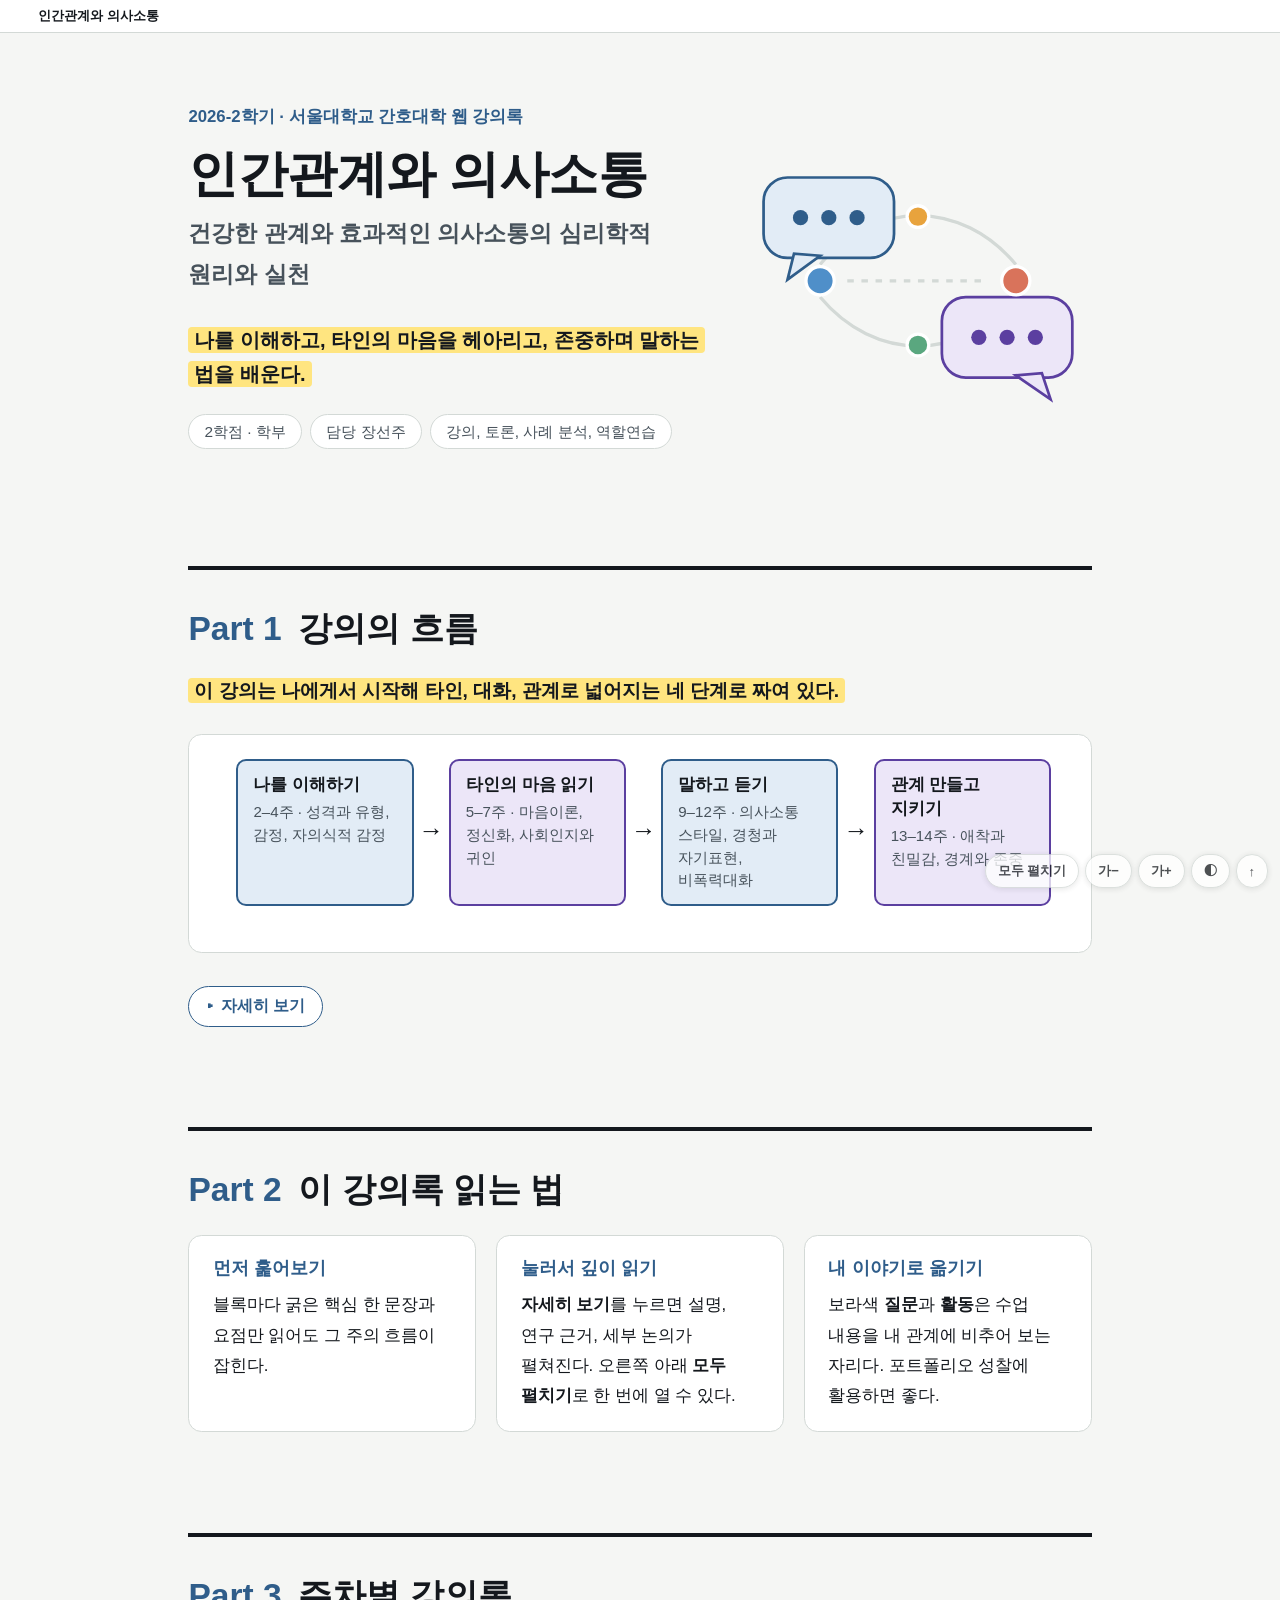
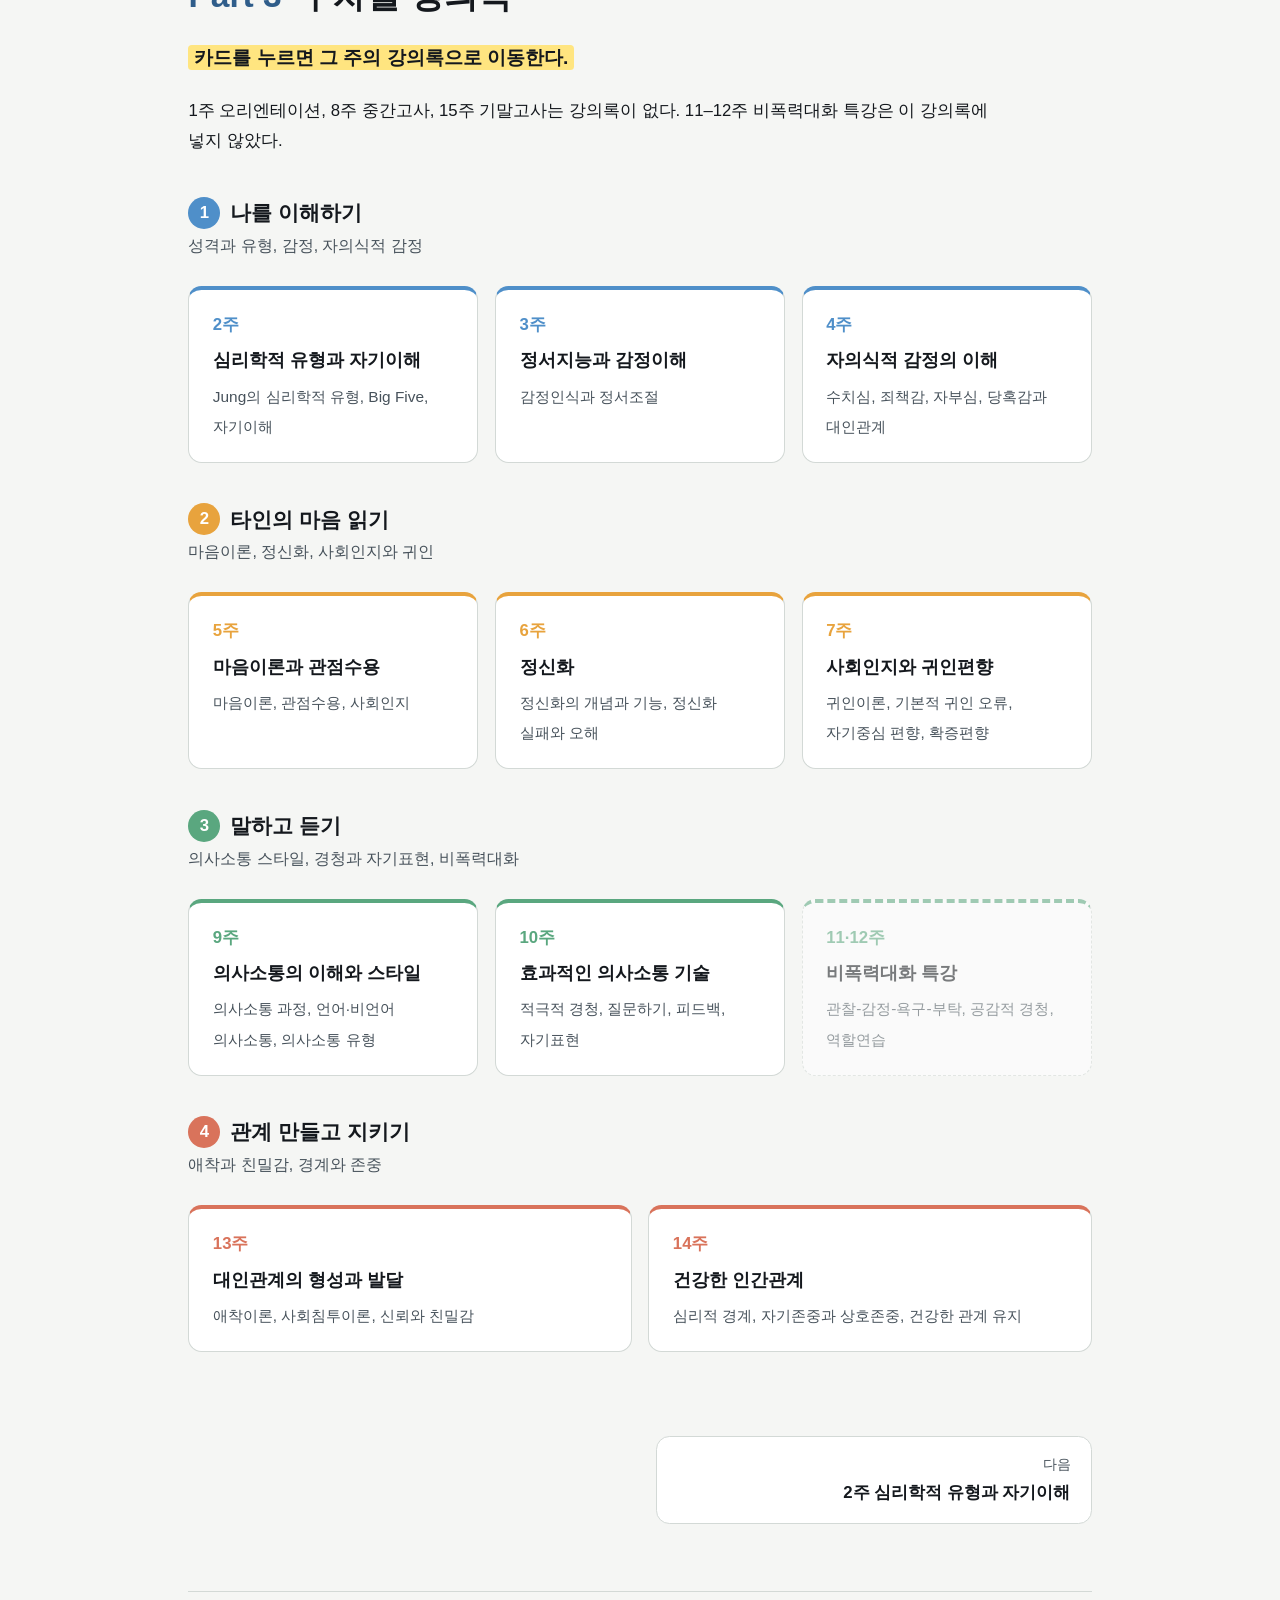
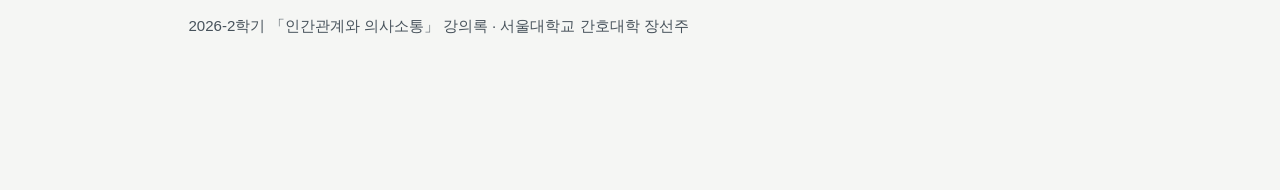
<file: docs/index.html>
<!doctype html>
<html lang="ko">
<head>
<meta charset="utf-8">
<meta name="viewport" content="width=device-width, initial-scale=1, viewport-fit=cover">
<title>인간관계와 의사소통 웹 강의록</title>
<link rel="stylesheet" href="assets/style.css?v=20261128173144">
<script>
(function (r) {
  try {
    var s = window.localStorage, t = s.getItem("hrc-theme"), z = parseFloat(s.getItem("hrc-zoom"));
    if (t === "light" || t === "dark") r.setAttribute("data-theme", t);
    if (z >= 0.8 && z <= 1.6) r.style.setProperty("--zoom", String(z));
  } catch (e) {}
})(document.documentElement);
</script>
</head>
<body>
<nav class="bar" aria-label="이 장의 차례">
  <div class="bar-in">
    <a class="brand" href="index.html">인간관계와 의사소통</a>
  </div>
</nav>

<main class="wrap">
<header class="hero" id="top">
  <div class="hero-text">
    <p class="eyebrow">2026-2학기 · 서울대학교 간호대학 웹 강의록</p>
    <h1>인간관계와 의사소통</h1>
    <p class="sub">건강한 관계와 효과적인 의사소통의 심리학적 원리와
실천</p>
    <p class="key"><mark>나를 이해하고, 타인의 마음을 헤아리고, 존중하며
말하는 법을 배운다.</mark></p>
    <ul class="hero-meta">
      <li>2학점 · 학부</li>
      <li>담당 장선주</li>
      <li>강의, 토론, 사례 분석, 역할연습</li>
    </ul>
  </div>
  <svg class="hero-art" viewBox="0 0 320 260" role="img" aria-label="대화하는 두 사람을 잇는 말풍선과 연결선">
    <path class="ln" d="M70 120 C 120 60, 200 60, 250 120" />
    <path class="ln" d="M70 150 C 120 210, 200 210, 250 150" />
    <path class="ln dash" d="M95 135 L 225 135" />
    <rect class="b1" x="18" y="40" width="120" height="74" rx="22" />
    <path class="b1" d="M46 110 L 40 134 L 70 112 Z" />
    <rect class="b2" x="182" y="150" width="120" height="74" rx="22" />
    <path class="b2" d="M274 220 L 282 244 L 250 222 Z" />
    <circle class="d1" cx="52" cy="77" r="7" /><circle class="d1" cx="78" cy="77" r="7" /><circle class="d1" cx="104" cy="77" r="7" />
    <circle class="d2" cx="216" cy="187" r="7" /><circle class="d2" cx="242" cy="187" r="7" /><circle class="d2" cx="268" cy="187" r="7" />
    <circle class="n n1" cx="70" cy="135" r="13" /><circle class="n n2" cx="160" cy="76" r="10" />
    <circle class="n n3" cx="160" cy="194" r="10" /><circle class="n n4" cx="250" cy="135" r="13" />
  </svg>
</header>

<section id="강의의-흐름" class="level2">
<h2>강의의 흐름</h2>
<div class="lead">
<p>이 강의는 나에게서 시작해 타인, 대화, 관계로 넓어지는 네 단계로 짜여
있다.</p>
</div>
<figure class="fig"><ol class="flow">
<li class="node"><b>나를 이해하기</b><span>2–4주 · 성격과 유형, 감정, 자의식적 감정</span></li>
<li class="edge" aria-hidden="true"></li>
<li class="node"><b>타인의 마음 읽기</b><span>5–7주 · 마음이론, 정신화, 사회인지와 귀인</span></li>
<li class="edge" aria-hidden="true"></li>
<li class="node"><b>말하고 듣기</b><span>9–12주 · 의사소통 스타일, 경청과 자기표현, 비폭력대화</span></li>
<li class="edge" aria-hidden="true"></li>
<li class="node"><b>관계 만들고 지키기</b><span>13–14주 · 애착과 친밀감, 경계와 존중</span></li>
</ol>
</figure>
<details class="more"><summary>자세히 보기</summary><div class="more-body">
<p>이 과목은 건강한 인간관계 형성과 효과적인 의사소통의 기초가 되는
심리학적 원리와 실천적 기술을 다룬다. 수강 후 학생은 다음을 할 수
있다.</p>
<ul>
<li>인간관계와 의사소통의 기본 원리를 설명할 수 있다.</li>
<li>자신의 성격, 가치관, 감정 및 정서지능을 이해하고 자기인식을 향상시킬
수 있다.</li>
<li>자의식적 감정, 마음이론 및 정신화의 개념을 설명하고 대인관계에
적용할 수 있다.</li>
<li>공감과 관점수용을 바탕으로 타인의 생각과 감정을 이해할 수 있다.</li>
<li>자신의 의사소통 스타일을 이해하고 상황에 적절한 의사소통 전략을
적용할 수 있다.</li>
<li>비폭력대화의 원리를 활용하여 존중과 협력을 기반으로 의사소통할 수
있다.</li>
<li>건강한 인간관계를 형성하고 유지하기 위한 의사소통 역량을 실생활에
적용할 수 있다.</li>
</ul>
</div></details>
</section>
<section id="이-강의록-읽는-법" class="level2">
<h2>이 강의록 읽는 법</h2>
<div class="cards">
<section id="먼저-훑어보기" class="level4 card">
<h4>먼저 훑어보기</h4>
<p>블록마다 굵은 핵심 한 문장과 요점만 읽어도 그 주의 흐름이 잡힌다.</p>
</section>
<section id="눌러서-깊이-읽기" class="level4 card">
<h4>눌러서 깊이 읽기</h4>
<p><strong>자세히 보기</strong>를 누르면 설명, 연구 근거, 세부 논의가
펼쳐진다. 오른쪽 아래 <strong>모두 펼치기</strong>로 한 번에 열 수
있다.</p>
</section>
<section id="내-이야기로-옮기기" class="level4 card">
<h4>내 이야기로 옮기기</h4>
<p>보라색 <strong>질문</strong>과 <strong>활동</strong>은 수업 내용을 내
관계에 비추어 보는 자리다. 포트폴리오 성찰에 활용하면 좋다.</p>
</section>
</div>
</section>
<section id="주차별-강의록" class="level2">
<h2>주차별 강의록</h2>
<div class="lead">
<p>카드를 누르면 그 주의 강의록으로 이동한다.</p>
</div>
<p>1주 오리엔테이션, 8주 중간고사, 15주 기말고사는 강의록이 없다.
11–12주 비폭력대화 특강은 이 강의록에 넣지 않았다.</p>
</section>
<div class="wgroup g1"><h3><i>1</i>나를 이해하기</h3><p>성격과 유형, 감정, 자의식적 감정</p><div class="weeks">
<a class="card" href="week02.html"><span class="n">2주</span><b>심리학적 유형과 자기이해</b><span class="s">Jung의 심리학적 유형, Big Five, 자기이해</span></a>
<a class="card" href="week03.html"><span class="n">3주</span><b>정서지능과 감정이해</b><span class="s">감정인식과 정서조절</span></a>
<a class="card" href="week04.html"><span class="n">4주</span><b>자의식적 감정의 이해</b><span class="s">수치심, 죄책감, 자부심, 당혹감과 대인관계</span></a>
</div></div>
<div class="wgroup g2"><h3><i>2</i>타인의 마음 읽기</h3><p>마음이론, 정신화, 사회인지와 귀인</p><div class="weeks">
<a class="card" href="week05.html"><span class="n">5주</span><b>마음이론과 관점수용</b><span class="s">마음이론, 관점수용, 사회인지</span></a>
<a class="card" href="week06.html"><span class="n">6주</span><b>정신화</b><span class="s">정신화의 개념과 기능, 정신화 실패와 오해</span></a>
<a class="card" href="week07.html"><span class="n">7주</span><b>사회인지와 귀인편향</b><span class="s">귀인이론, 기본적 귀인 오류, 자기중심 편향, 확증편향</span></a>
</div></div>
<div class="wgroup g3"><h3><i>3</i>말하고 듣기</h3><p>의사소통 스타일, 경청과 자기표현, 비폭력대화</p><div class="weeks">
<a class="card" href="week09.html"><span class="n">9주</span><b>의사소통의 이해와 스타일</b><span class="s">의사소통 과정, 언어·비언어 의사소통, 의사소통 유형</span></a>
<a class="card" href="week10.html"><span class="n">10주</span><b>효과적인 의사소통 기술</b><span class="s">적극적 경청, 질문하기, 피드백, 자기표현</span></a>
<div class="card soon"><span class="n">11·12주</span><b>비폭력대화 특강</b><span class="s">관찰-감정-욕구-부탁, 공감적 경청, 역할연습</span></div>
</div></div>
<div class="wgroup g4"><h3><i>4</i>관계 만들고 지키기</h3><p>애착과 친밀감, 경계와 존중</p><div class="weeks">
<a class="card" href="week13.html"><span class="n">13주</span><b>대인관계의 형성과 발달</b><span class="s">애착이론, 사회침투이론, 신뢰와 친밀감</span></a>
<a class="card" href="week14.html"><span class="n">14주</span><b>건강한 인간관계</b><span class="s">심리적 경계, 자기존중과 상호존중, 건강한 관계 유지</span></a>
</div></div>

<nav class="pager" aria-label="다른 주차">
  <a class="next" href="week02.html"><span>다음</span><b>2주 심리학적 유형과 자기이해</b></a>
</nav>

<footer>
  <p>2026-2학기 「인간관계와 의사소통」 강의록 · 서울대학교 간호대학 장선주</p>
</footer>
</main>

<div class="tools" role="toolbar" aria-label="보기 설정">
  <button type="button" data-act="expand" title="자세히 보기를 모두 펼치기/접기">모두 펼치기</button>
  <button type="button" data-act="minus" title="글자 작게">가−</button>
  <button type="button" data-act="plus" title="글자 크게">가+</button>
  <button type="button" data-act="theme" title="밝게/어둡게">◐</button>
  <button type="button" data-act="top" title="맨 위로">↑</button>
</div>

<script>
(function () {
  var r = document.documentElement, s = window.localStorage;
  function zoom(d) {
    var z = parseFloat(getComputedStyle(r).getPropertyValue("--zoom")) || 1;
    z = Math.min(1.6, Math.max(0.8, Math.round((z + d) * 10) / 10));
    r.style.setProperty("--zoom", String(z));
    try { s.setItem("hrc-zoom", String(z)); } catch (e) {}
  }
  document.querySelector(".tools").addEventListener("click", function (e) {
    var b = e.target.closest("button"); if (!b) return;
    var a = b.getAttribute("data-act");
    if (a === "plus") zoom(0.1);
    if (a === "minus") zoom(-0.1);
    if (a === "top") window.scrollTo({ top: 0 });
    if (a === "expand") {
      var ds = document.querySelectorAll("details.more"), anyClosed = false;
      ds.forEach(function (d) { if (!d.open) anyClosed = true; });
      ds.forEach(function (d) { d.open = anyClosed; });
      b.textContent = anyClosed ? "모두 접기" : "모두 펼치기";
    }
    if (a === "theme") {
      var dark = r.getAttribute("data-theme") === "dark" ||
        (!r.getAttribute("data-theme") && matchMedia("(prefers-color-scheme: dark)").matches);
      var t = dark ? "light" : "dark";
      r.setAttribute("data-theme", t);
      try { s.setItem("hrc-theme", t); } catch (e) {}
    }
  });
  // 인쇄할 때는 모두 펼침
  window.addEventListener("beforeprint", function () {
    document.querySelectorAll("details.more").forEach(function (d) { d.open = true; });
  });
  // 지금 읽는 부분을 상단 탭에 표시
  var links = {}, tabs = document.querySelectorAll(".tabs a");
  tabs.forEach(function (a) { links[a.getAttribute("href").slice(1)] = a; });
  var parts = document.querySelectorAll("section.level2");
  if ("IntersectionObserver" in window && parts.length) {
    var io = new IntersectionObserver(function (es) {
      es.forEach(function (en) {
        if (!en.isIntersecting) return;
        tabs.forEach(function (a) { a.classList.remove("on"); });
        var a = links[en.target.id];
        if (a) {
          a.classList.add("on");
          var bar = document.querySelector(".bar-in");
          bar.scrollLeft = a.offsetLeft - bar.clientWidth / 2 + a.offsetWidth / 2;
        }
      });
    }, { rootMargin: "-30% 0px -60% 0px" });
    parts.forEach(function (p) { io.observe(p); });
  }
})();
</script>
</body>
</html>
</file>
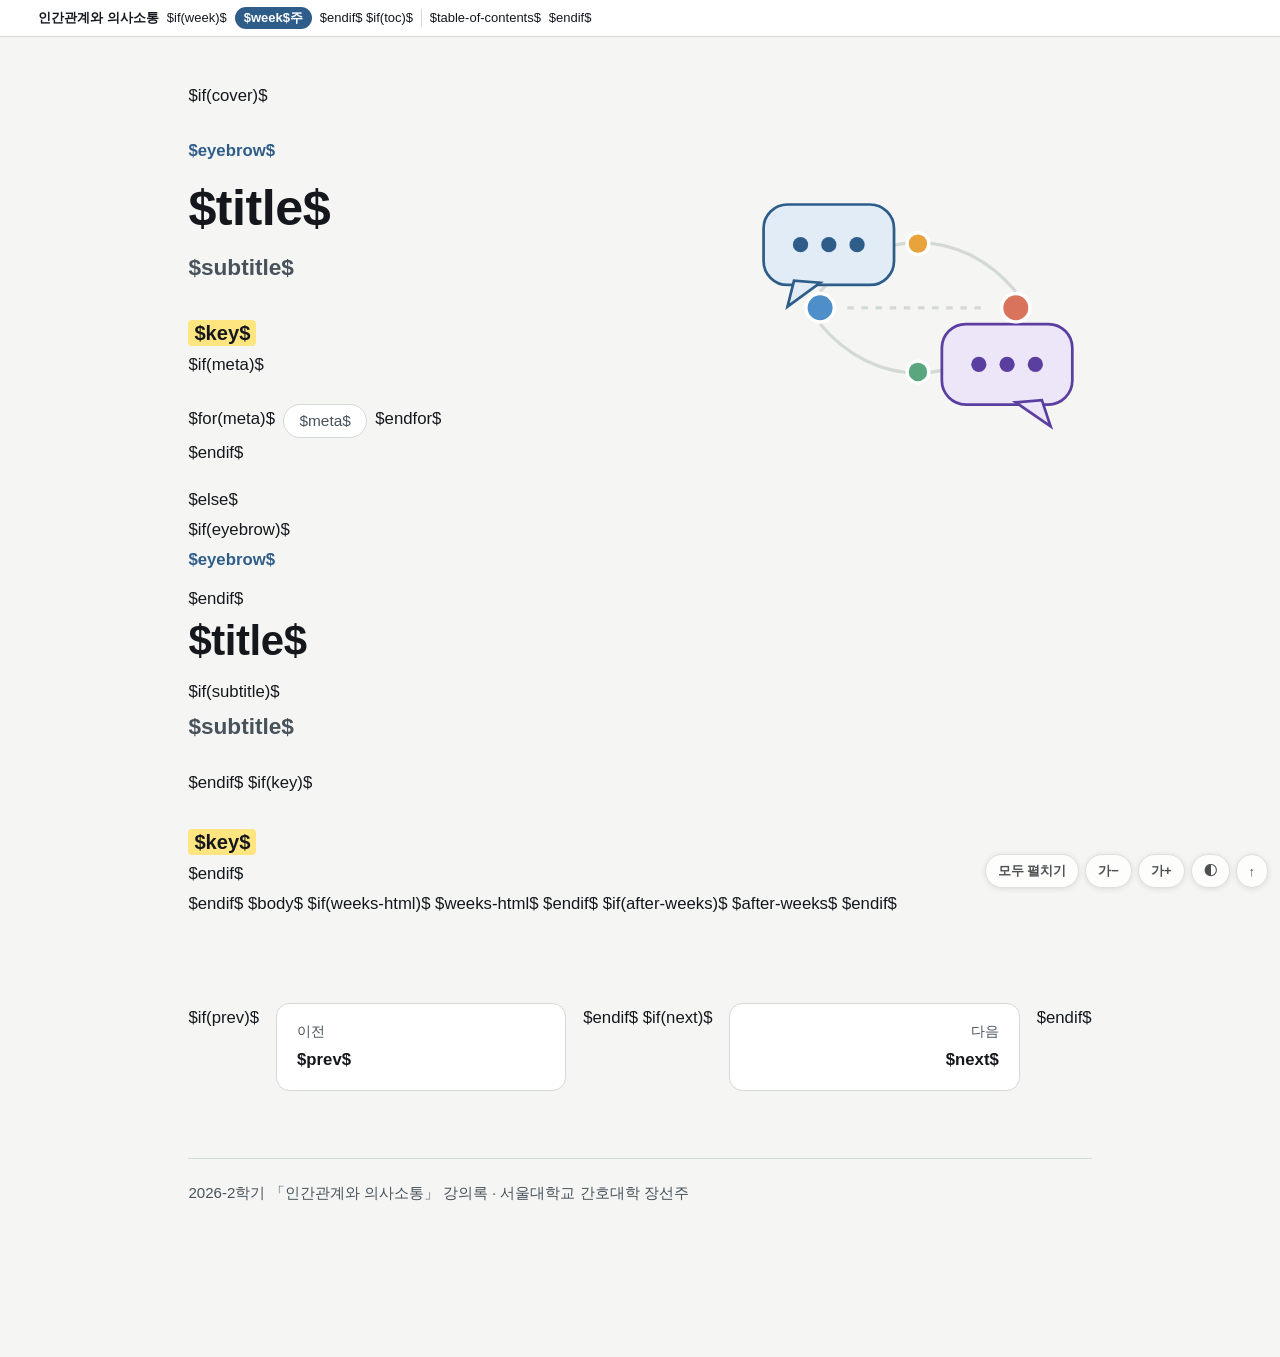
<file: template.html>
<!doctype html>
<html lang="ko">
<head>
<meta charset="utf-8">
<meta name="viewport" content="width=device-width, initial-scale=1, viewport-fit=cover">
<title>$if(week)$$week$주 $title$ · 인간관계와 의사소통$else$$title$ 웹 강의록$endif$</title>
<link rel="stylesheet" href="assets/style.css?v=$cssv$">
<script>
(function (r) {
  try {
    var s = window.localStorage, t = s.getItem("hrc-theme"), z = parseFloat(s.getItem("hrc-zoom"));
    if (t === "light" || t === "dark") r.setAttribute("data-theme", t);
    if (z >= 0.8 && z <= 1.6) r.style.setProperty("--zoom", String(z));
  } catch (e) {}
})(document.documentElement);
</script>
</head>
<body>
<nav class="bar" aria-label="이 장의 차례">
  <div class="bar-in">
    <a class="brand" href="index.html">인간관계와 의사소통</a>
$if(week)$
    <span class="wk">$week$주</span>
$endif$
$if(toc)$
    <div class="tabs">$table-of-contents$</div>
$endif$
  </div>
</nav>

<main class="wrap">
$if(cover)$
<header class="hero" id="top">
  <div class="hero-text">
    <p class="eyebrow">$eyebrow$</p>
    <h1>$title$</h1>
    <p class="sub">$subtitle$</p>
    <p class="key"><mark>$key$</mark></p>
$if(meta)$
    <ul class="hero-meta">
$for(meta)$
      <li>$meta$</li>
$endfor$
    </ul>
$endif$
  </div>
  <svg class="hero-art" viewBox="0 0 320 260" role="img" aria-label="대화하는 두 사람을 잇는 말풍선과 연결선">
    <path class="ln" d="M70 120 C 120 60, 200 60, 250 120" />
    <path class="ln" d="M70 150 C 120 210, 200 210, 250 150" />
    <path class="ln dash" d="M95 135 L 225 135" />
    <rect class="b1" x="18" y="40" width="120" height="74" rx="22" />
    <path class="b1" d="M46 110 L 40 134 L 70 112 Z" />
    <rect class="b2" x="182" y="150" width="120" height="74" rx="22" />
    <path class="b2" d="M274 220 L 282 244 L 250 222 Z" />
    <circle class="d1" cx="52" cy="77" r="7" /><circle class="d1" cx="78" cy="77" r="7" /><circle class="d1" cx="104" cy="77" r="7" />
    <circle class="d2" cx="216" cy="187" r="7" /><circle class="d2" cx="242" cy="187" r="7" /><circle class="d2" cx="268" cy="187" r="7" />
    <circle class="n n1" cx="70" cy="135" r="13" /><circle class="n n2" cx="160" cy="76" r="10" />
    <circle class="n n3" cx="160" cy="194" r="10" /><circle class="n n4" cx="250" cy="135" r="13" />
  </svg>
</header>
$else$
<header class="head" id="top">
$if(eyebrow)$
  <p class="eyebrow">$eyebrow$</p>
$endif$
  <h1>$title$</h1>
$if(subtitle)$
  <p class="sub">$subtitle$</p>
$endif$
$if(key)$
  <p class="key"><mark>$key$</mark></p>
$endif$
</header>
$endif$

$body$
$if(weeks-html)$
$weeks-html$
$endif$
$if(after-weeks)$
$after-weeks$
$endif$

<nav class="pager" aria-label="다른 주차">
$if(prev)$
  <a class="prev" href="$prev-href$"><span>이전</span><b>$prev$</b></a>
$endif$
$if(next)$
  <a class="next" href="$next-href$"><span>다음</span><b>$next$</b></a>
$endif$
</nav>

<footer>
  <p>2026-2학기 「인간관계와 의사소통」 강의록 · 서울대학교 간호대학 장선주</p>
</footer>
</main>

<div class="tools" role="toolbar" aria-label="보기 설정">
  <button type="button" data-act="expand" title="자세히 보기를 모두 펼치기/접기">모두 펼치기</button>
  <button type="button" data-act="minus" title="글자 작게">가−</button>
  <button type="button" data-act="plus" title="글자 크게">가+</button>
  <button type="button" data-act="theme" title="밝게/어둡게">◐</button>
  <button type="button" data-act="top" title="맨 위로">↑</button>
</div>

<script>
(function () {
  var r = document.documentElement, s = window.localStorage;
  function zoom(d) {
    var z = parseFloat(getComputedStyle(r).getPropertyValue("--zoom")) || 1;
    z = Math.min(1.6, Math.max(0.8, Math.round((z + d) * 10) / 10));
    r.style.setProperty("--zoom", String(z));
    try { s.setItem("hrc-zoom", String(z)); } catch (e) {}
  }
  document.querySelector(".tools").addEventListener("click", function (e) {
    var b = e.target.closest("button"); if (!b) return;
    var a = b.getAttribute("data-act");
    if (a === "plus") zoom(0.1);
    if (a === "minus") zoom(-0.1);
    if (a === "top") window.scrollTo({ top: 0 });
    if (a === "expand") {
      var ds = document.querySelectorAll("details.more"), anyClosed = false;
      ds.forEach(function (d) { if (!d.open) anyClosed = true; });
      ds.forEach(function (d) { d.open = anyClosed; });
      b.textContent = anyClosed ? "모두 접기" : "모두 펼치기";
    }
    if (a === "theme") {
      var dark = r.getAttribute("data-theme") === "dark" ||
        (!r.getAttribute("data-theme") && matchMedia("(prefers-color-scheme: dark)").matches);
      var t = dark ? "light" : "dark";
      r.setAttribute("data-theme", t);
      try { s.setItem("hrc-theme", t); } catch (e) {}
    }
  });
  // 인쇄할 때는 모두 펼침
  window.addEventListener("beforeprint", function () {
    document.querySelectorAll("details.more").forEach(function (d) { d.open = true; });
  });
  // 지금 읽는 부분을 상단 탭에 표시
  var links = {}, tabs = document.querySelectorAll(".tabs a");
  tabs.forEach(function (a) { links[a.getAttribute("href").slice(1)] = a; });
  var parts = document.querySelectorAll("section.level2");
  if ("IntersectionObserver" in window && parts.length) {
    var io = new IntersectionObserver(function (es) {
      es.forEach(function (en) {
        if (!en.isIntersecting) return;
        tabs.forEach(function (a) { a.classList.remove("on"); });
        var a = links[en.target.id];
        if (a) {
          a.classList.add("on");
          var bar = document.querySelector(".bar-in");
          bar.scrollLeft = a.offsetLeft - bar.clientWidth / 2 + a.offsetWidth / 2;
        }
      });
    }, { rootMargin: "-30% 0px -60% 0px" });
    parts.forEach(function (p) { io.observe(p); });
  }
})();
</script>
</body>
</html>
</file>
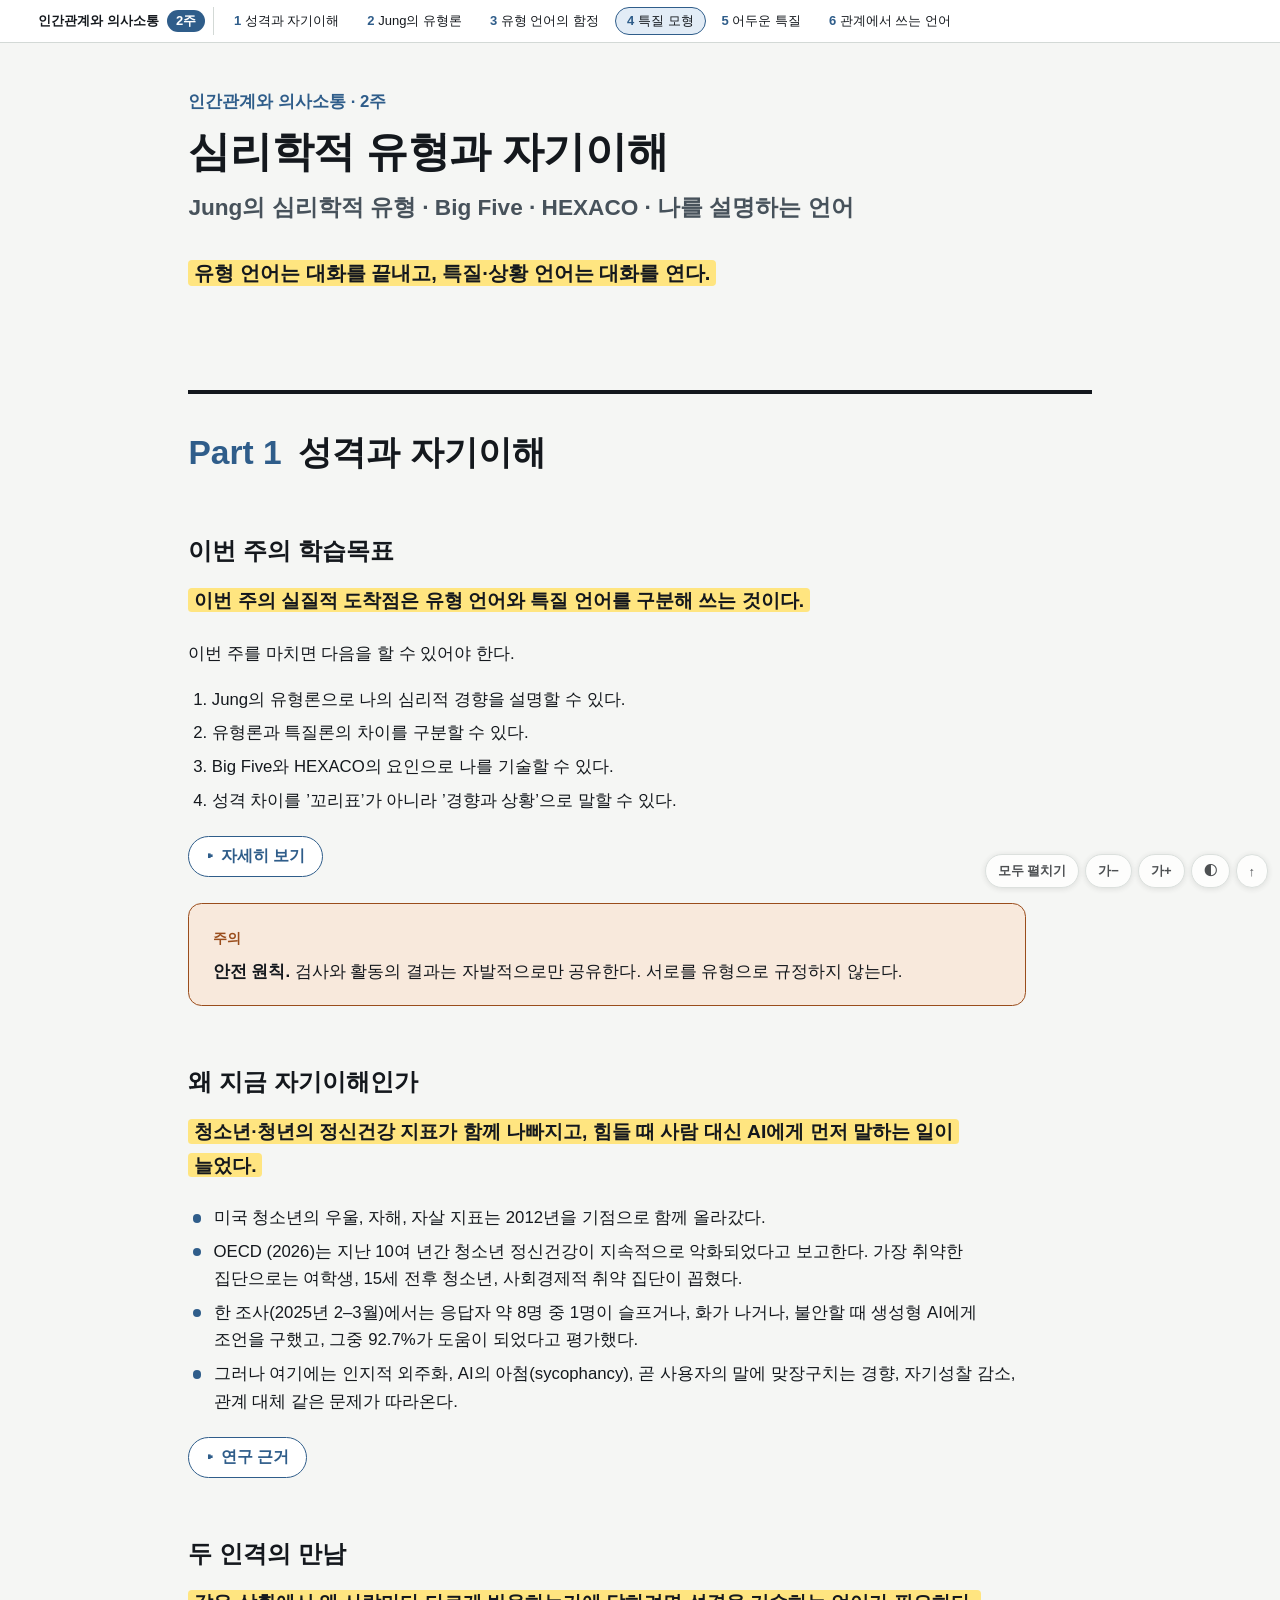
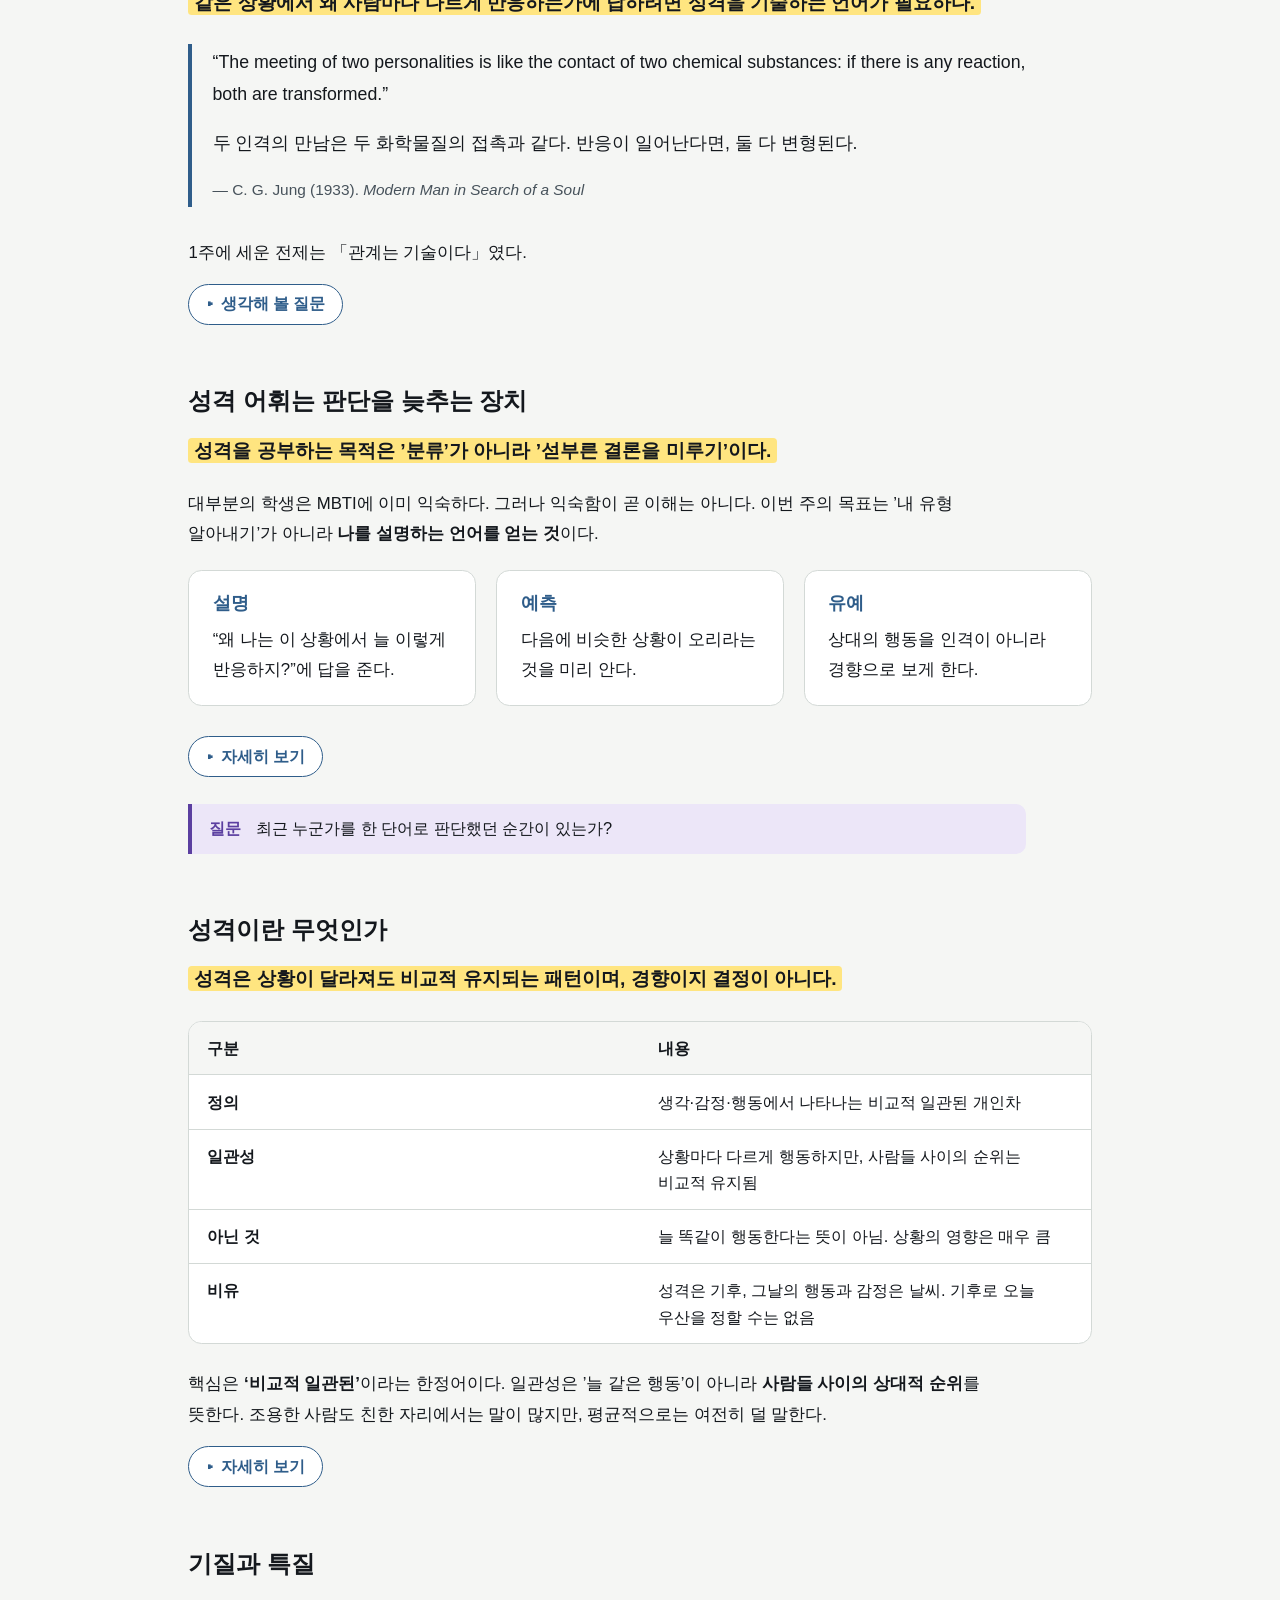
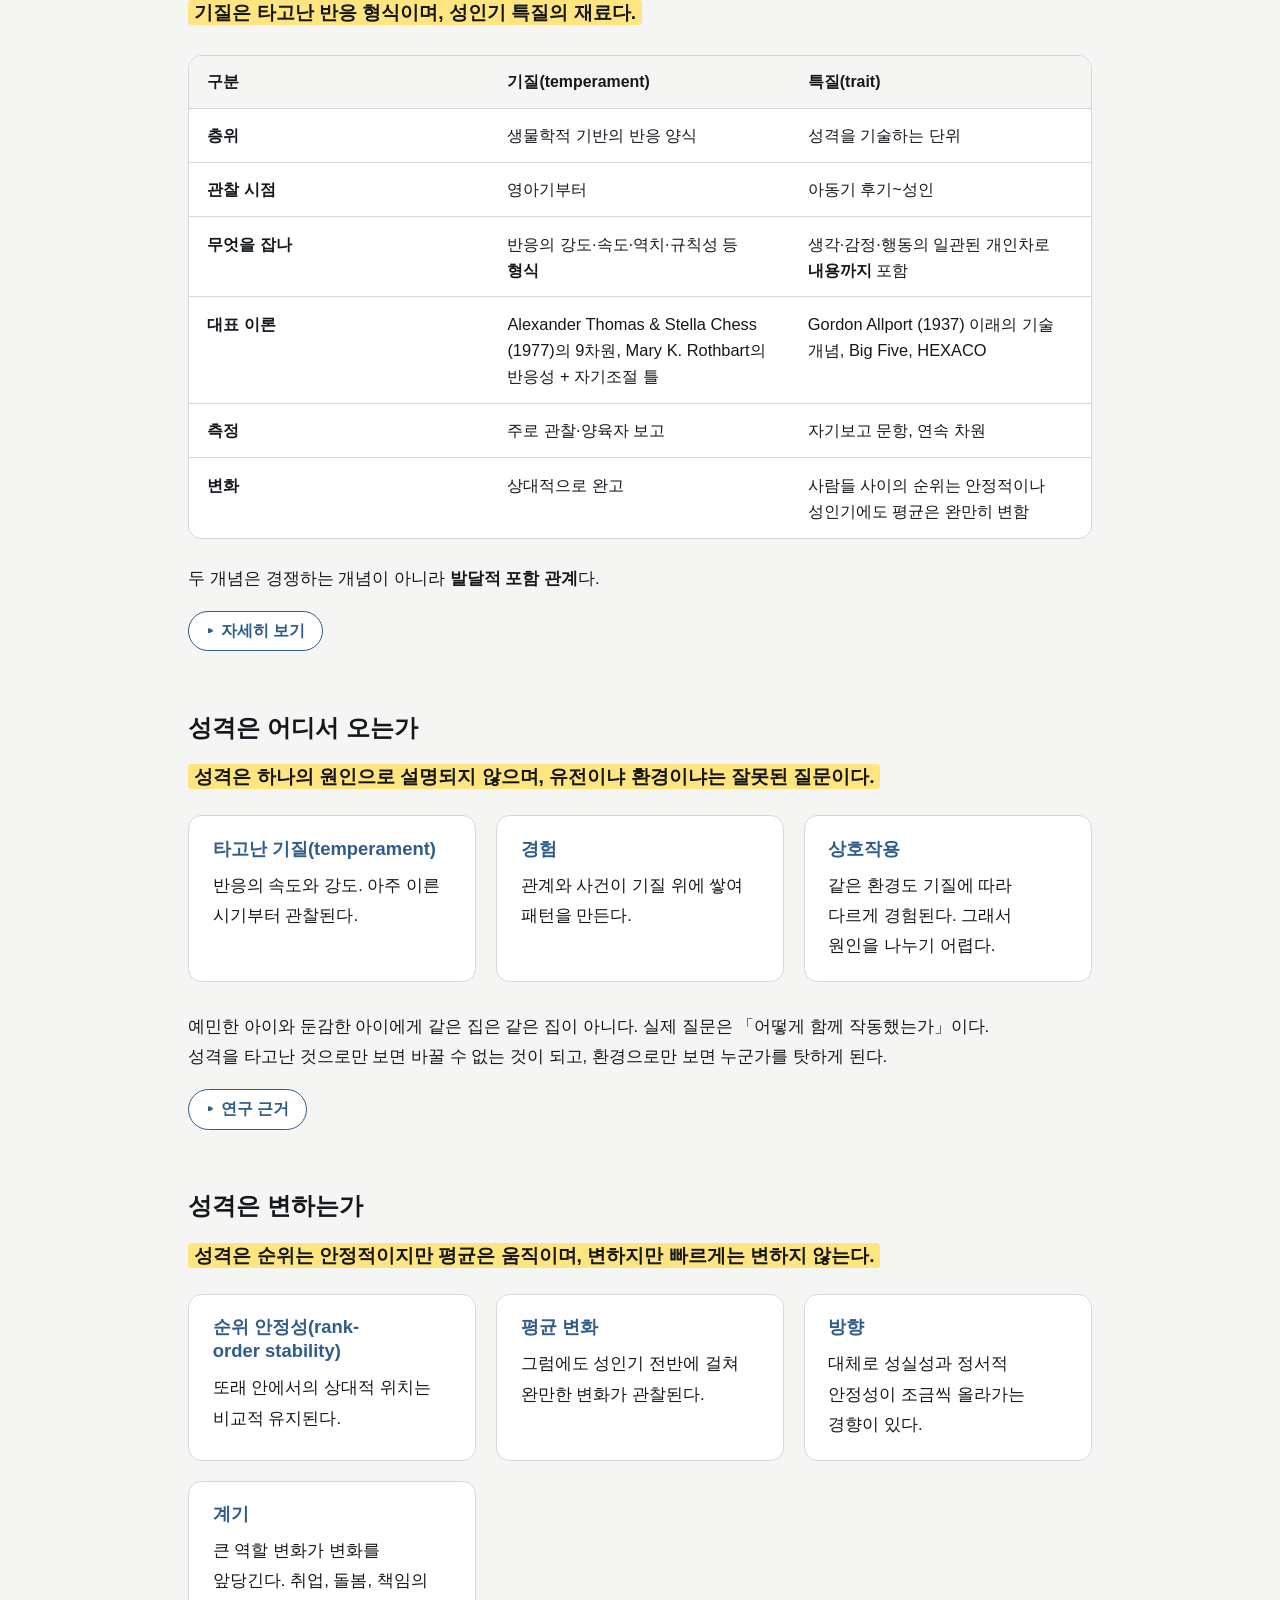
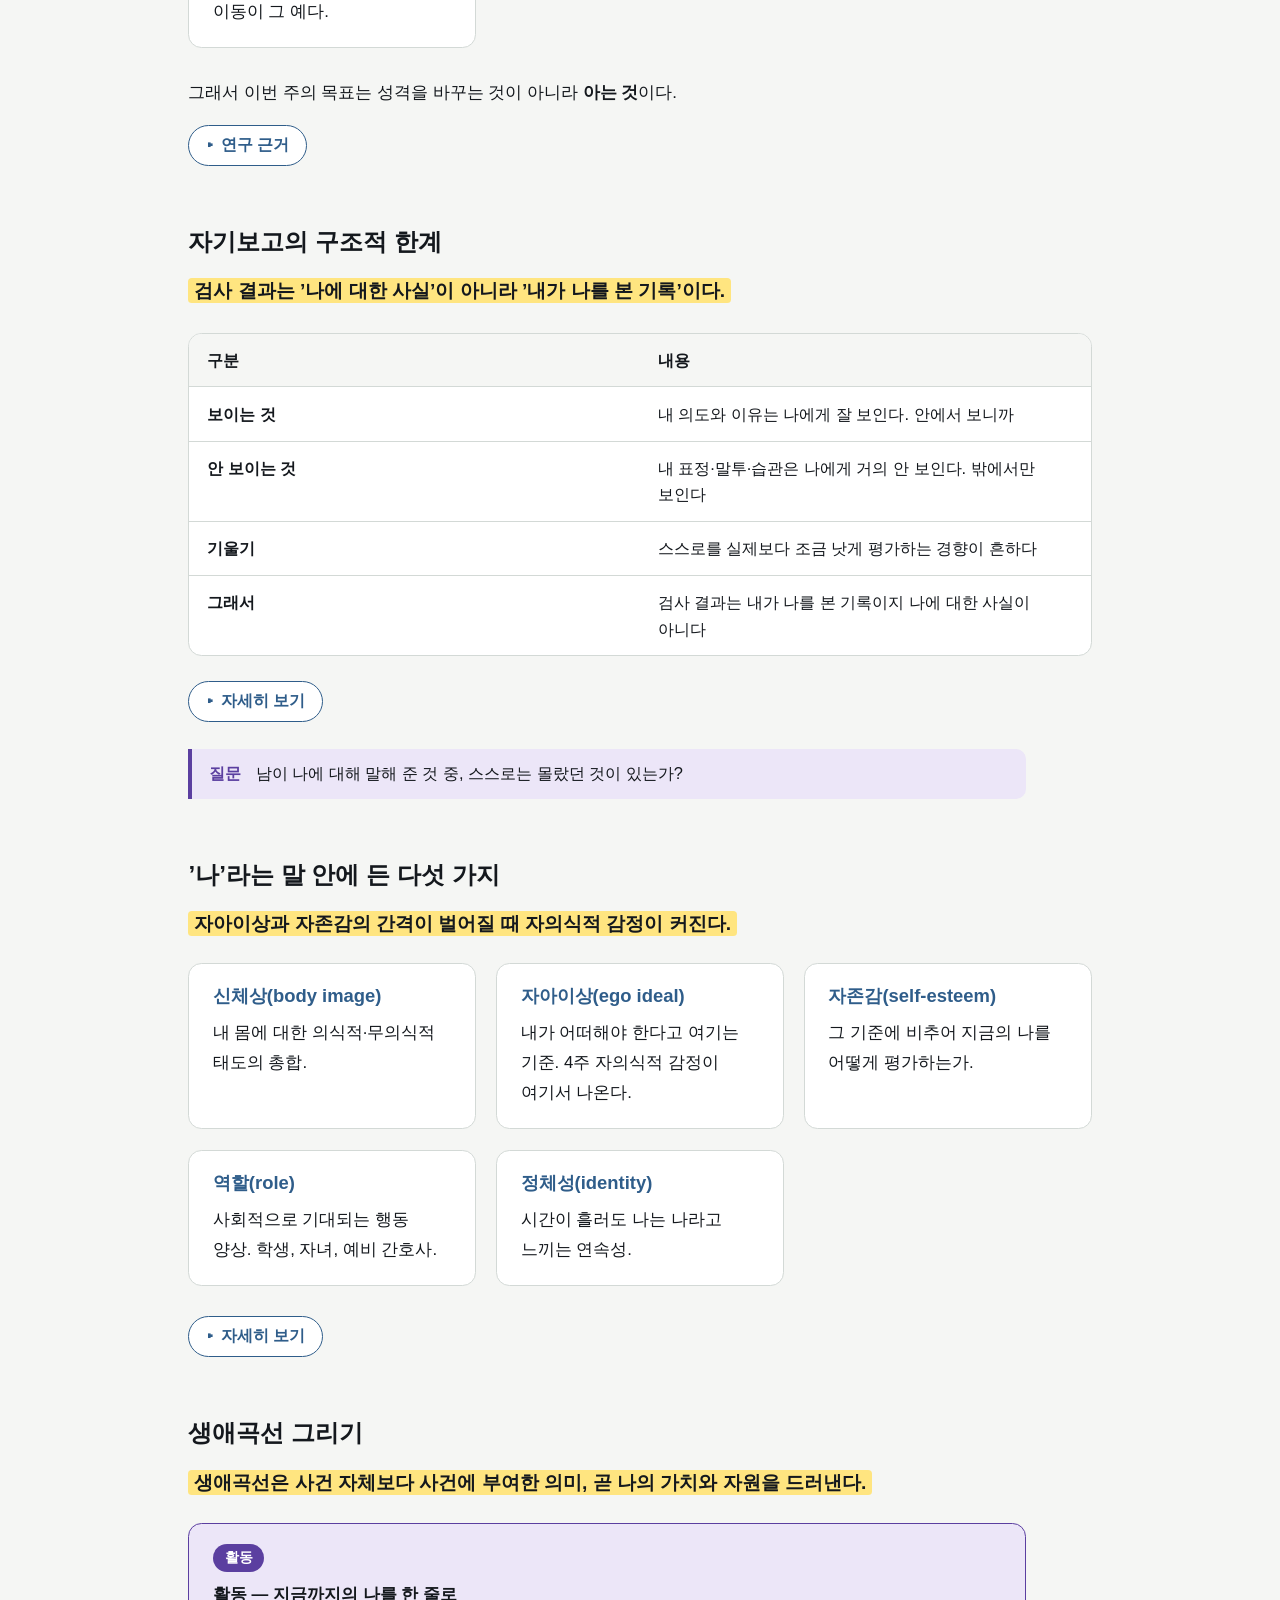
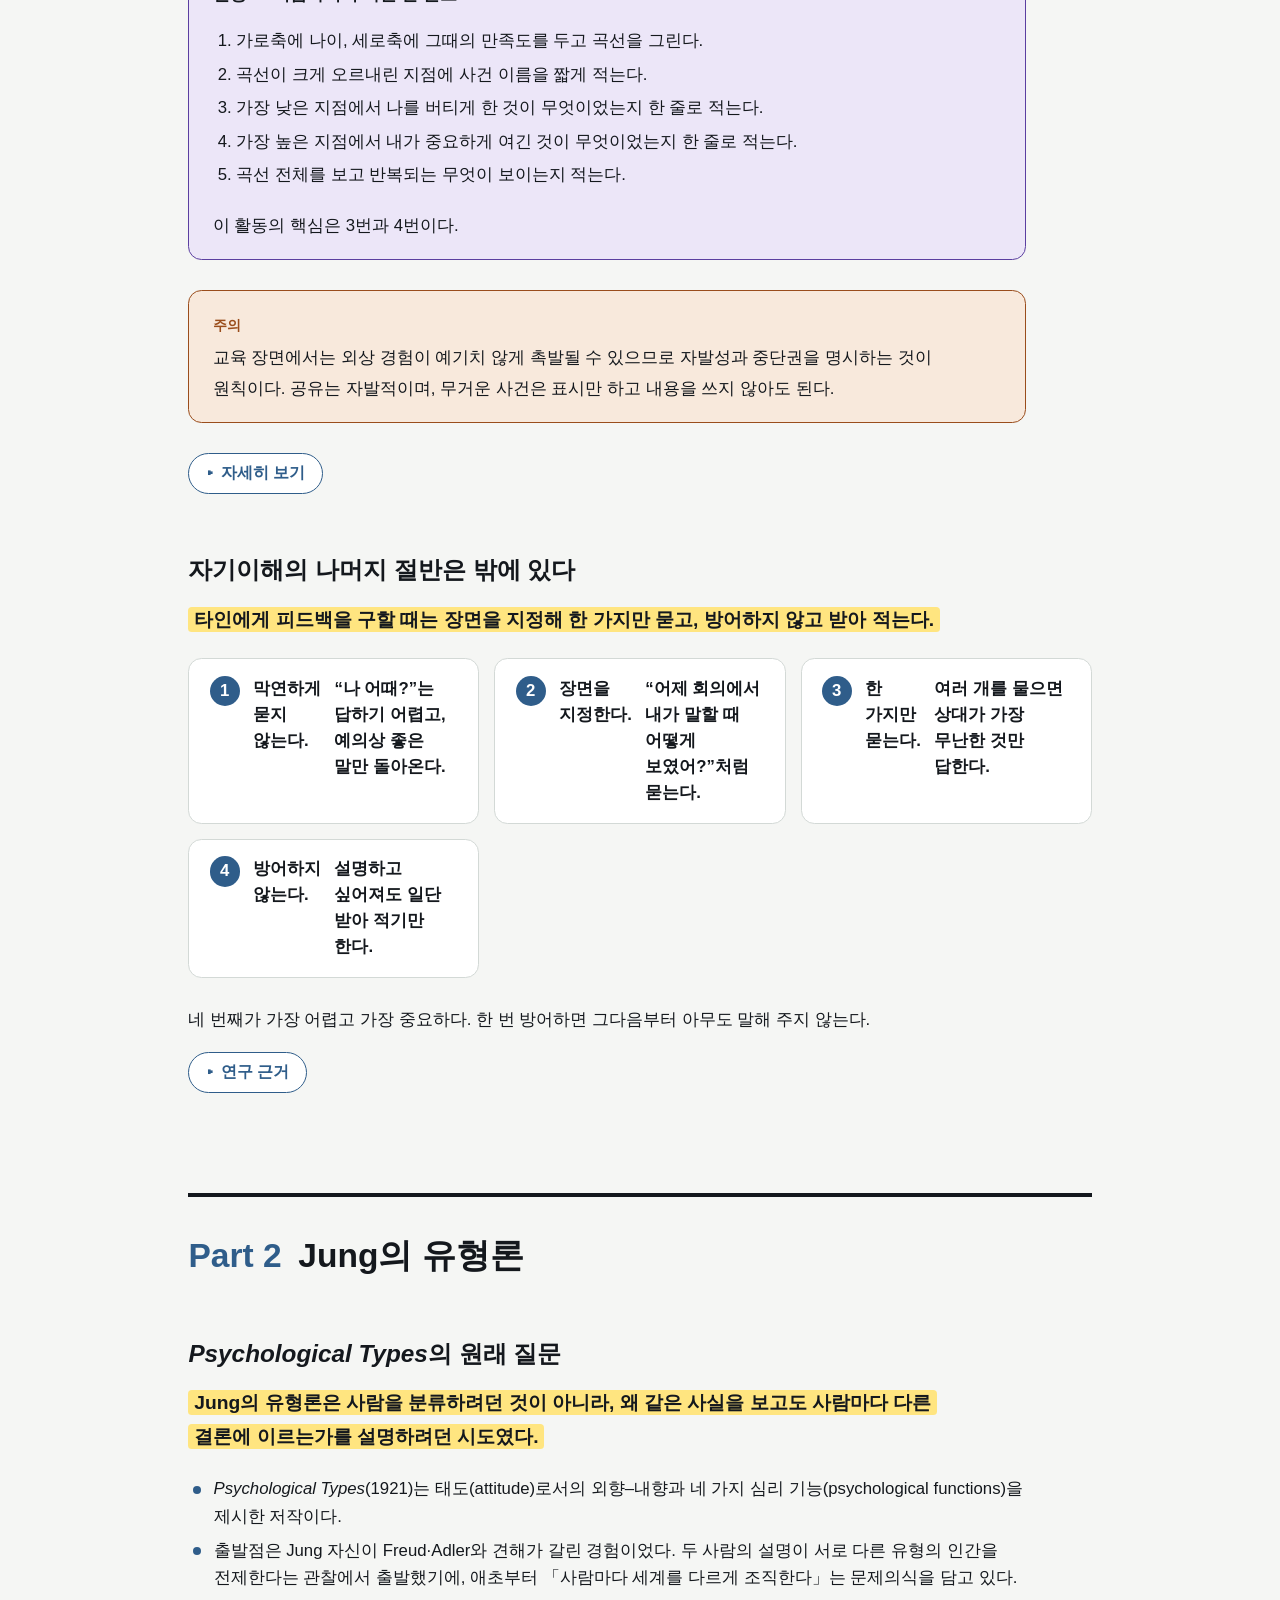
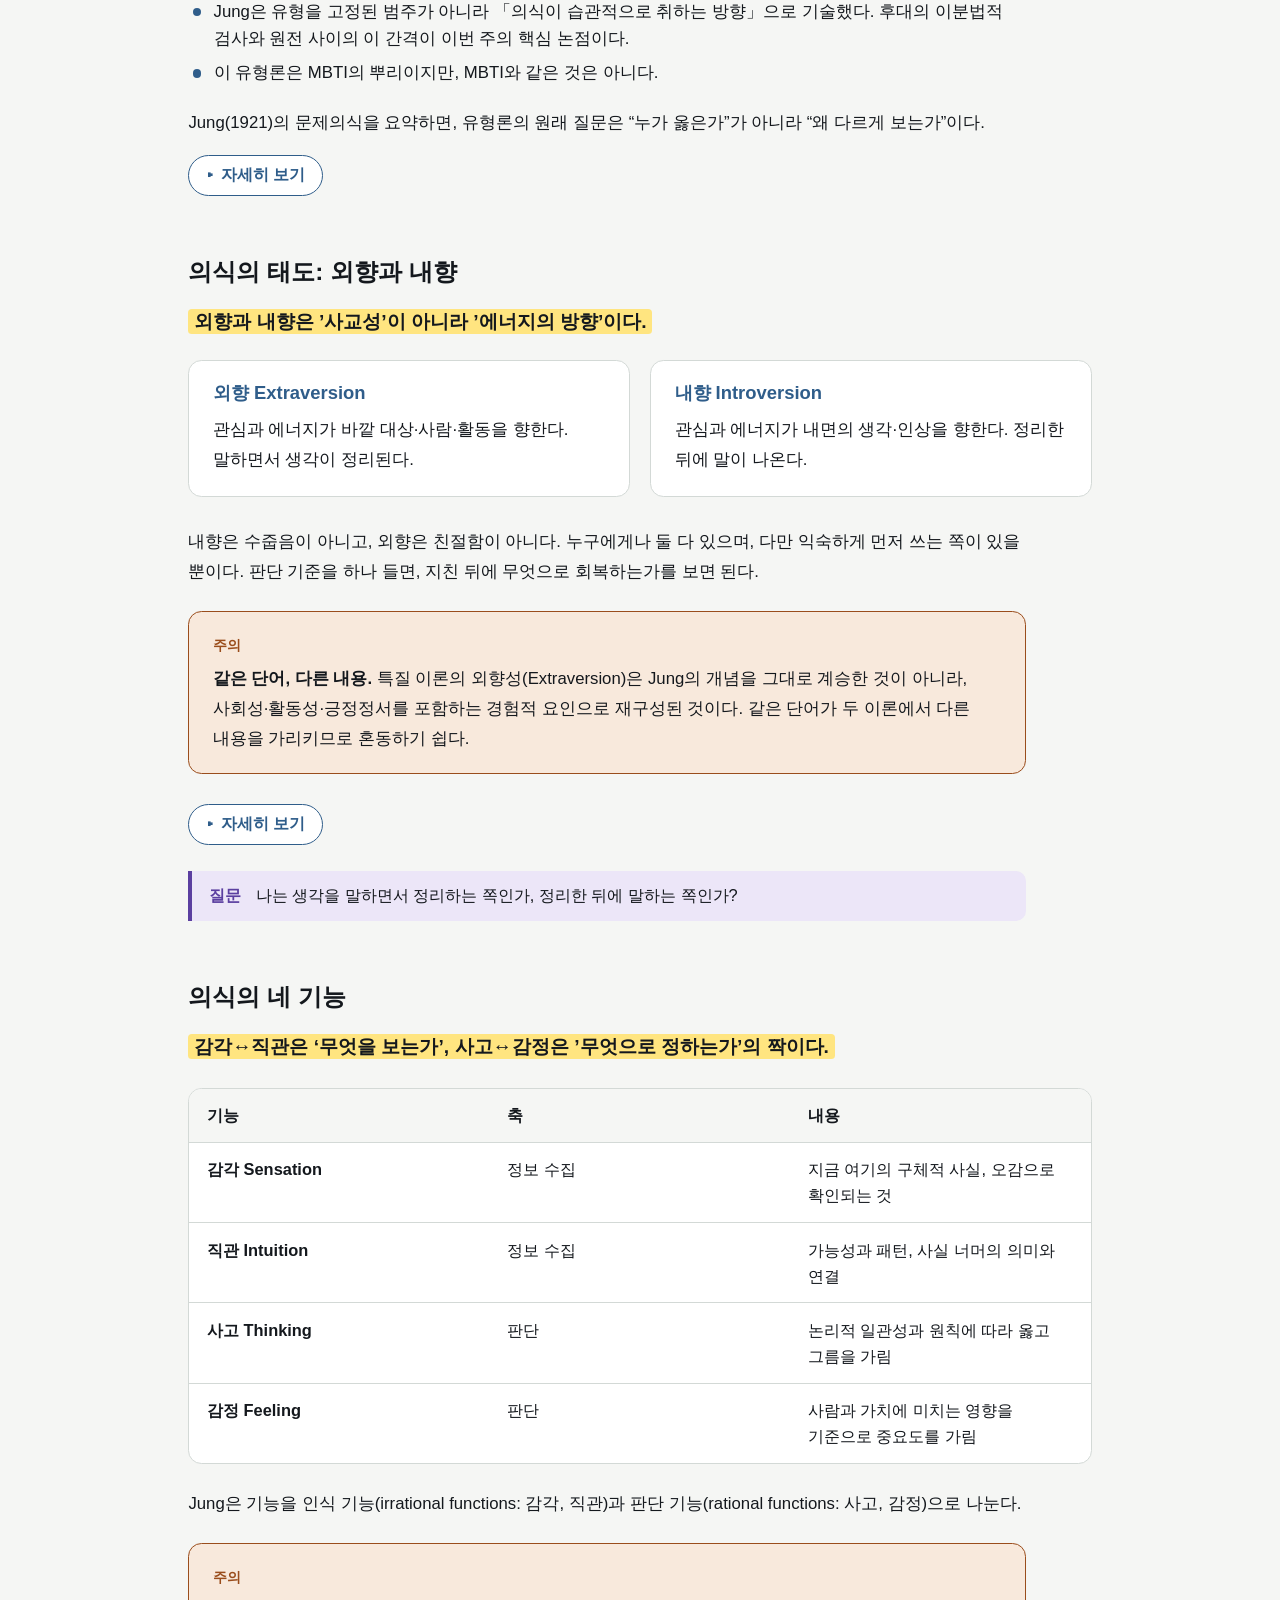
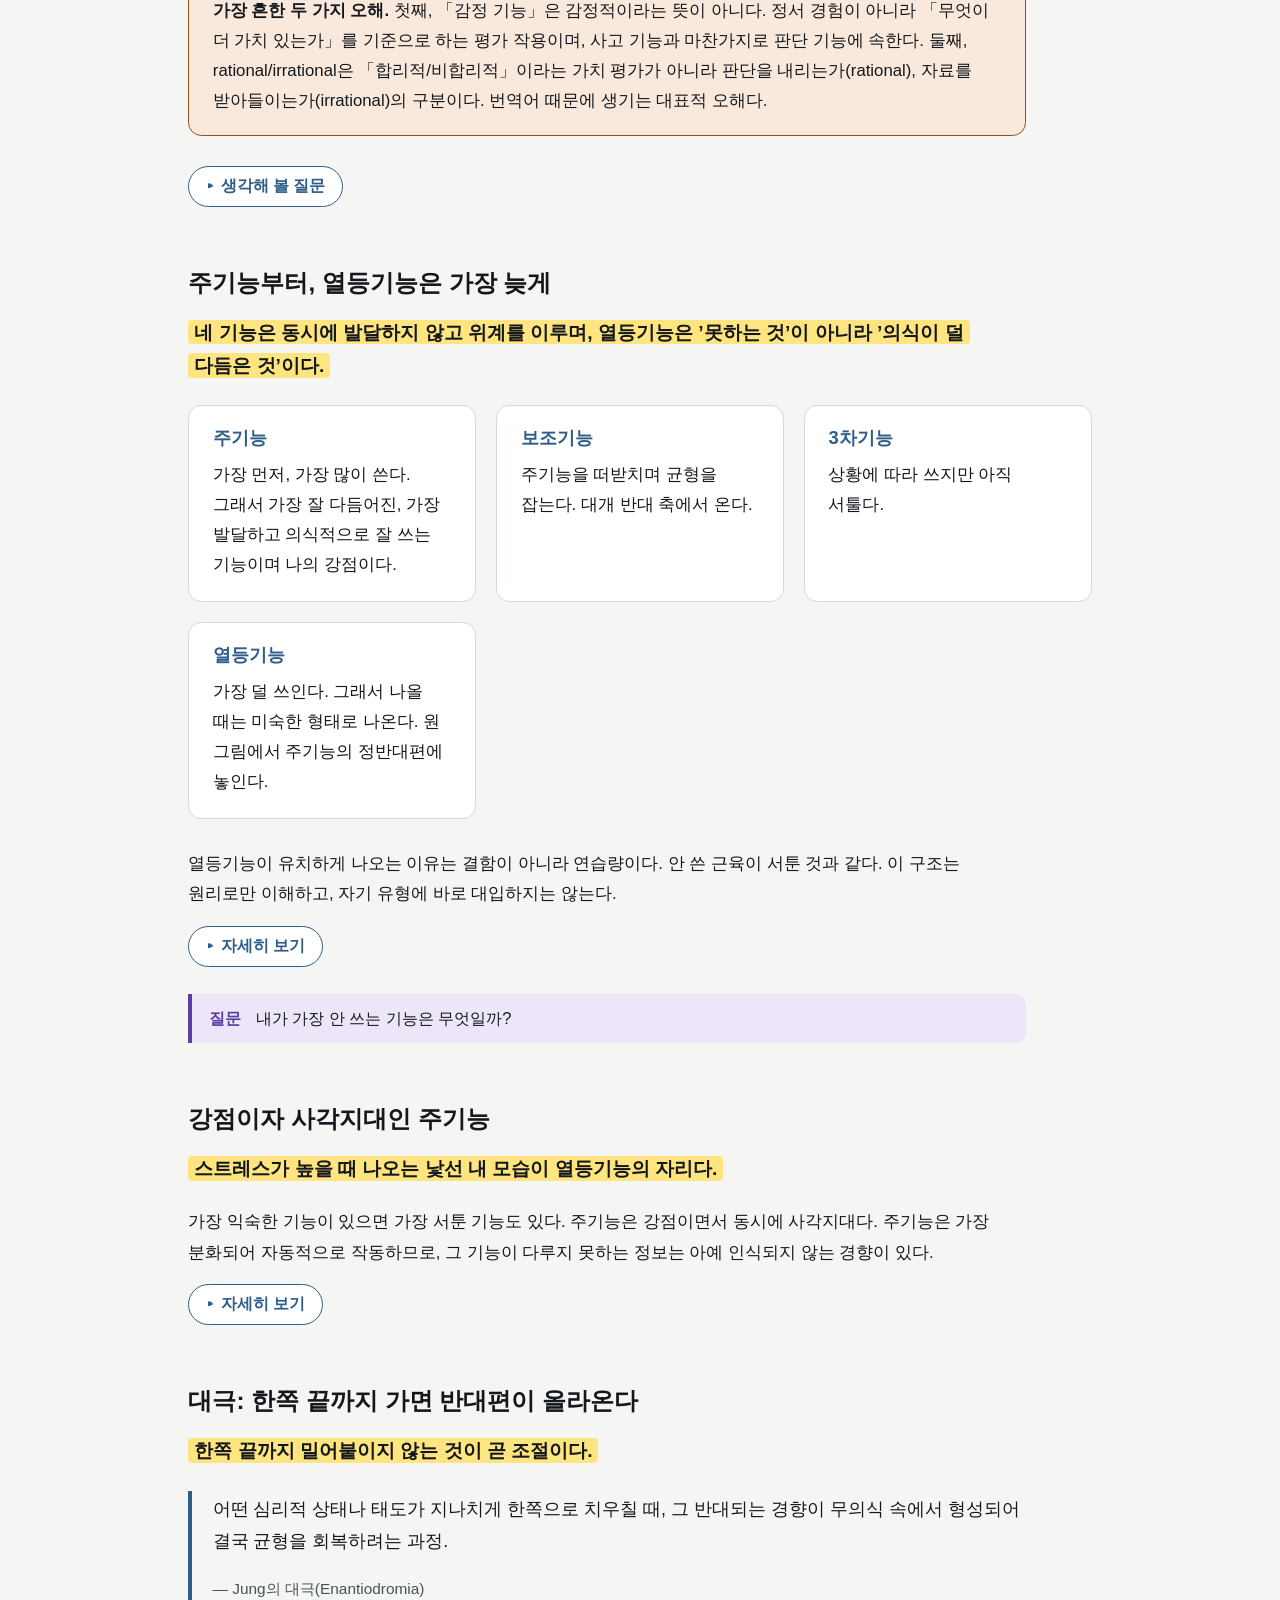
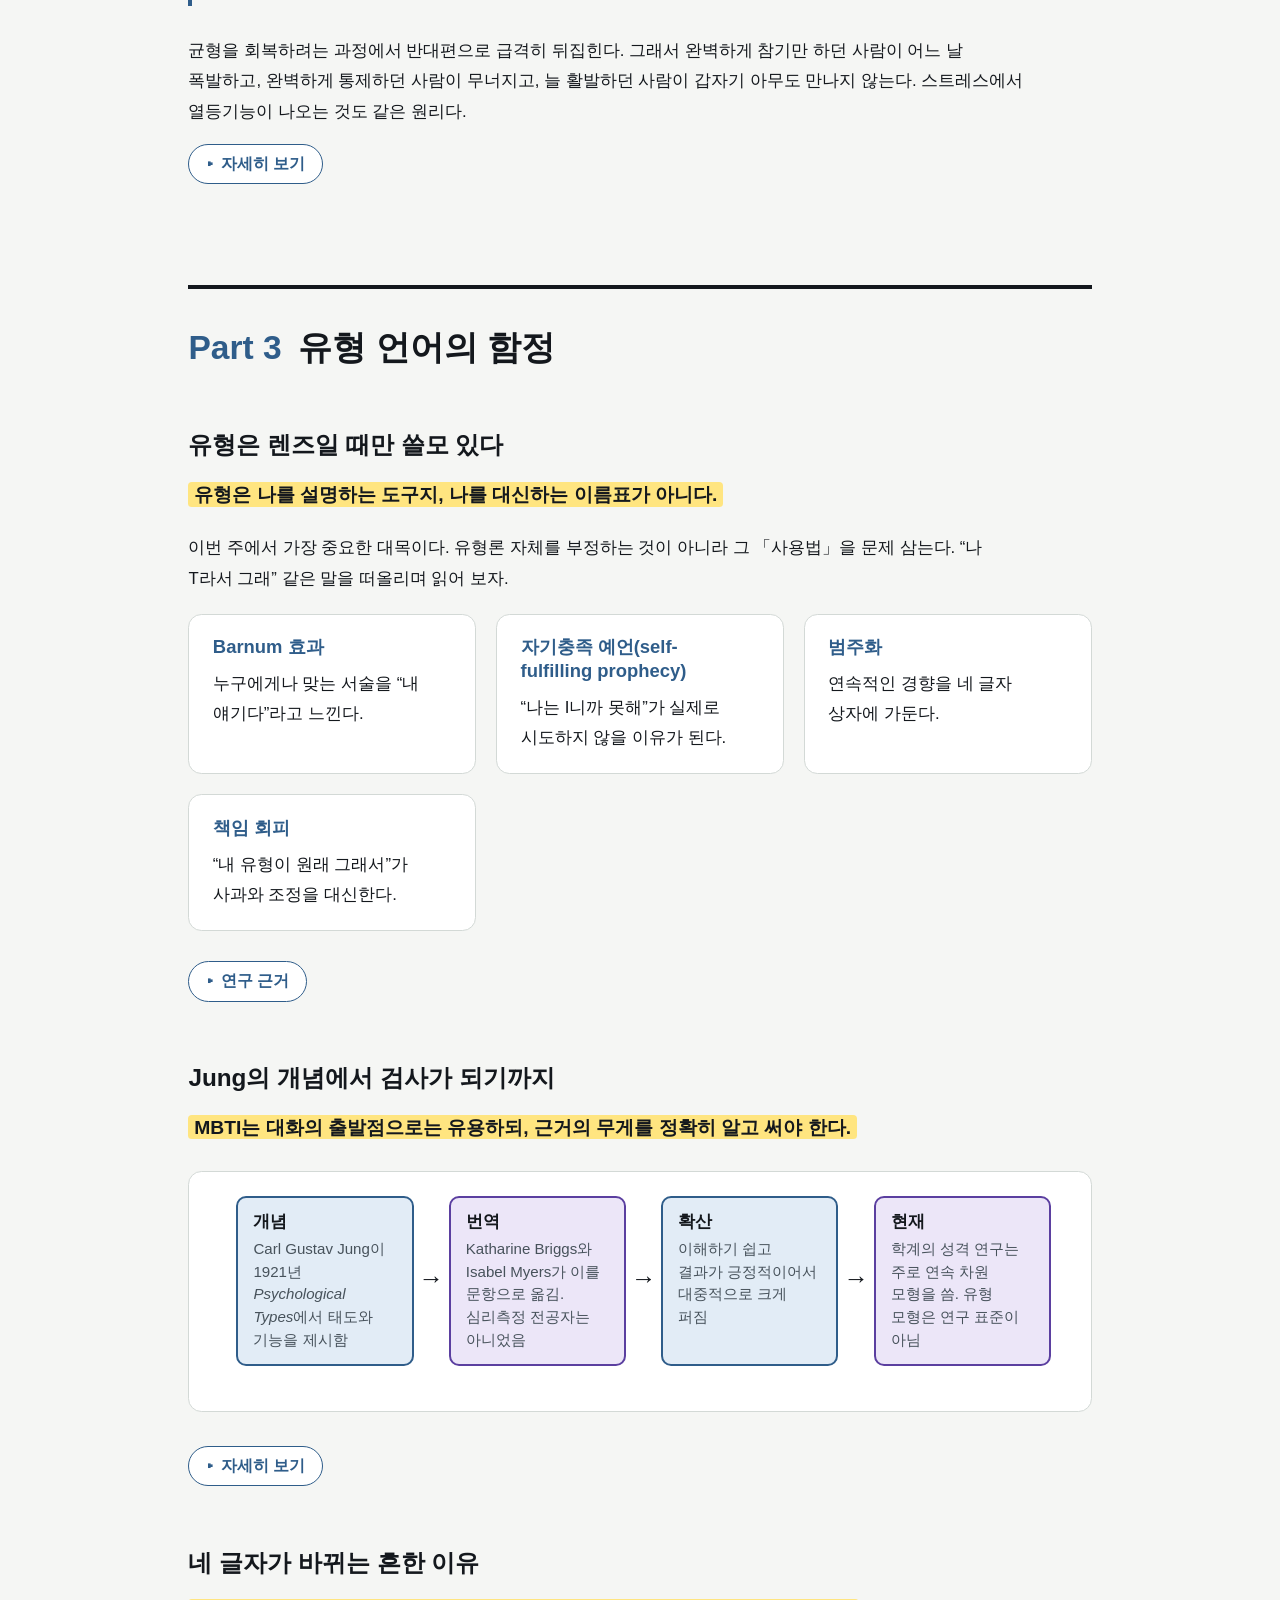
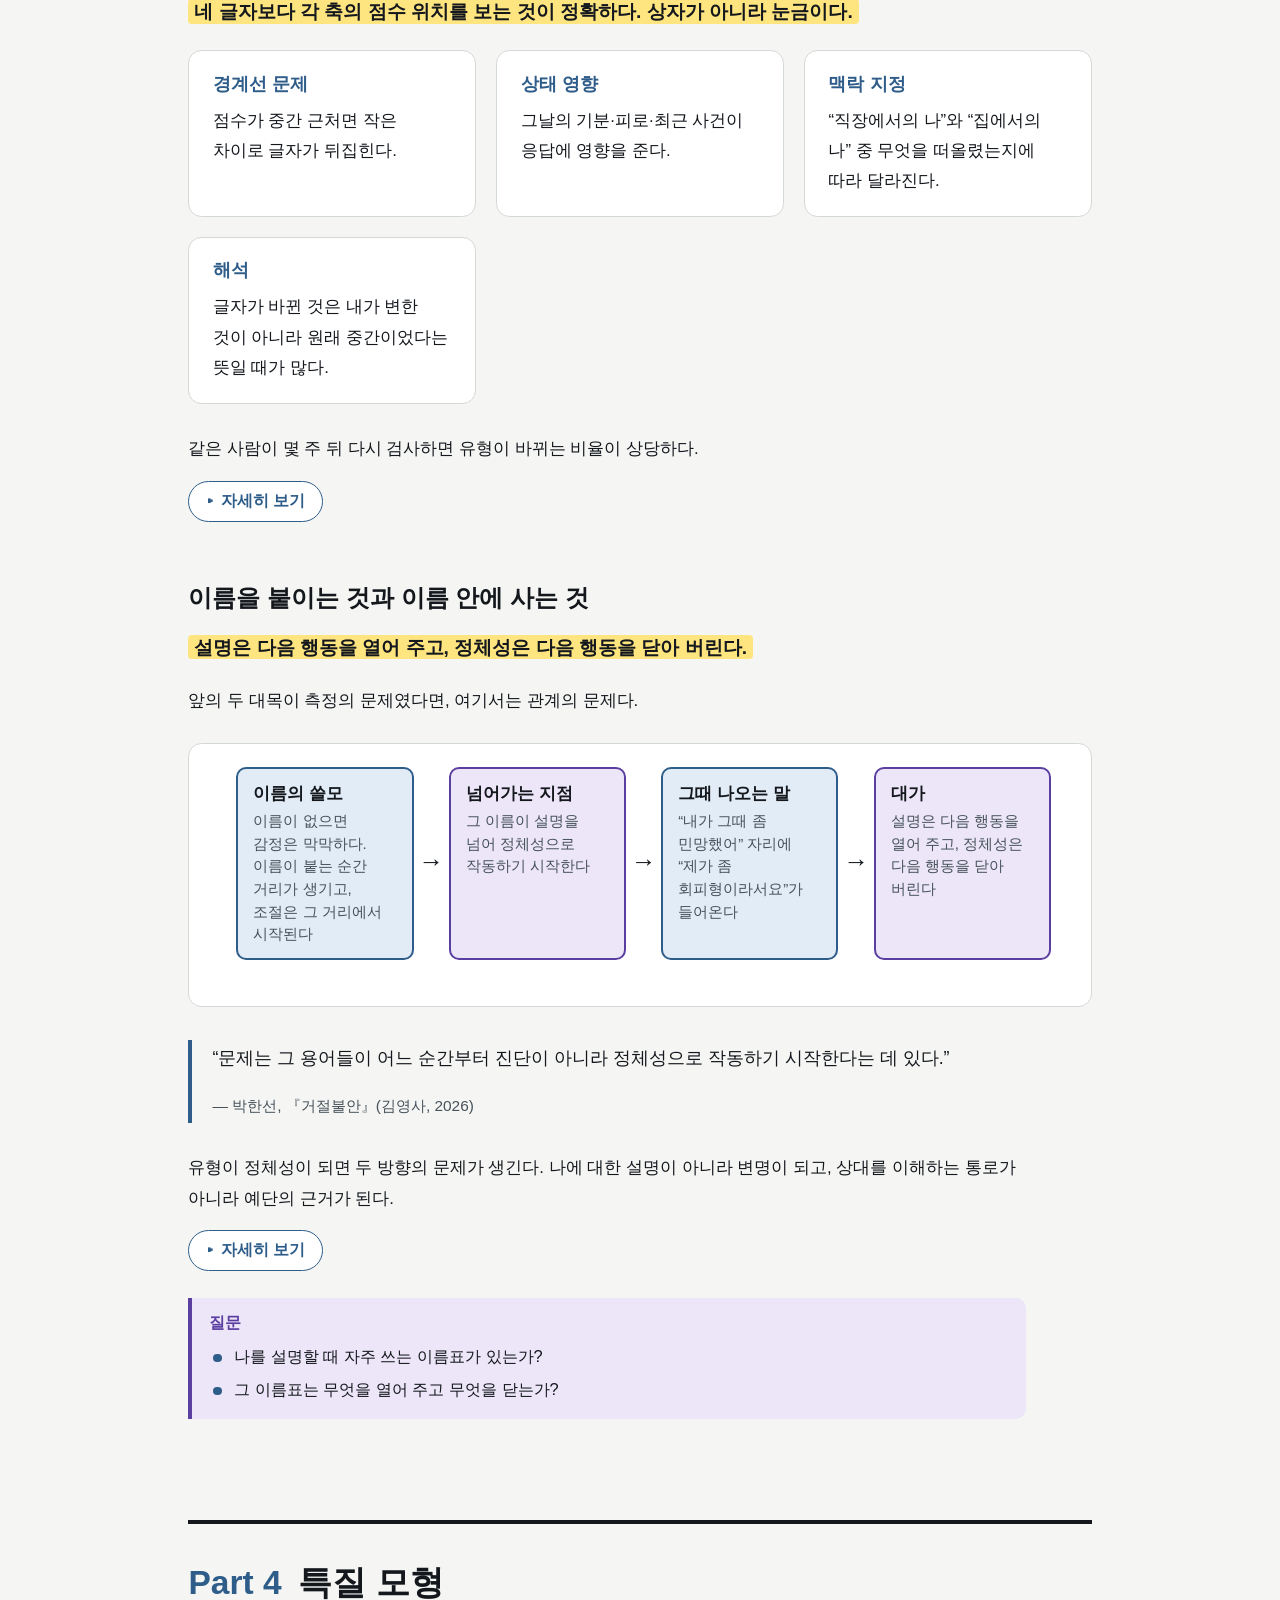
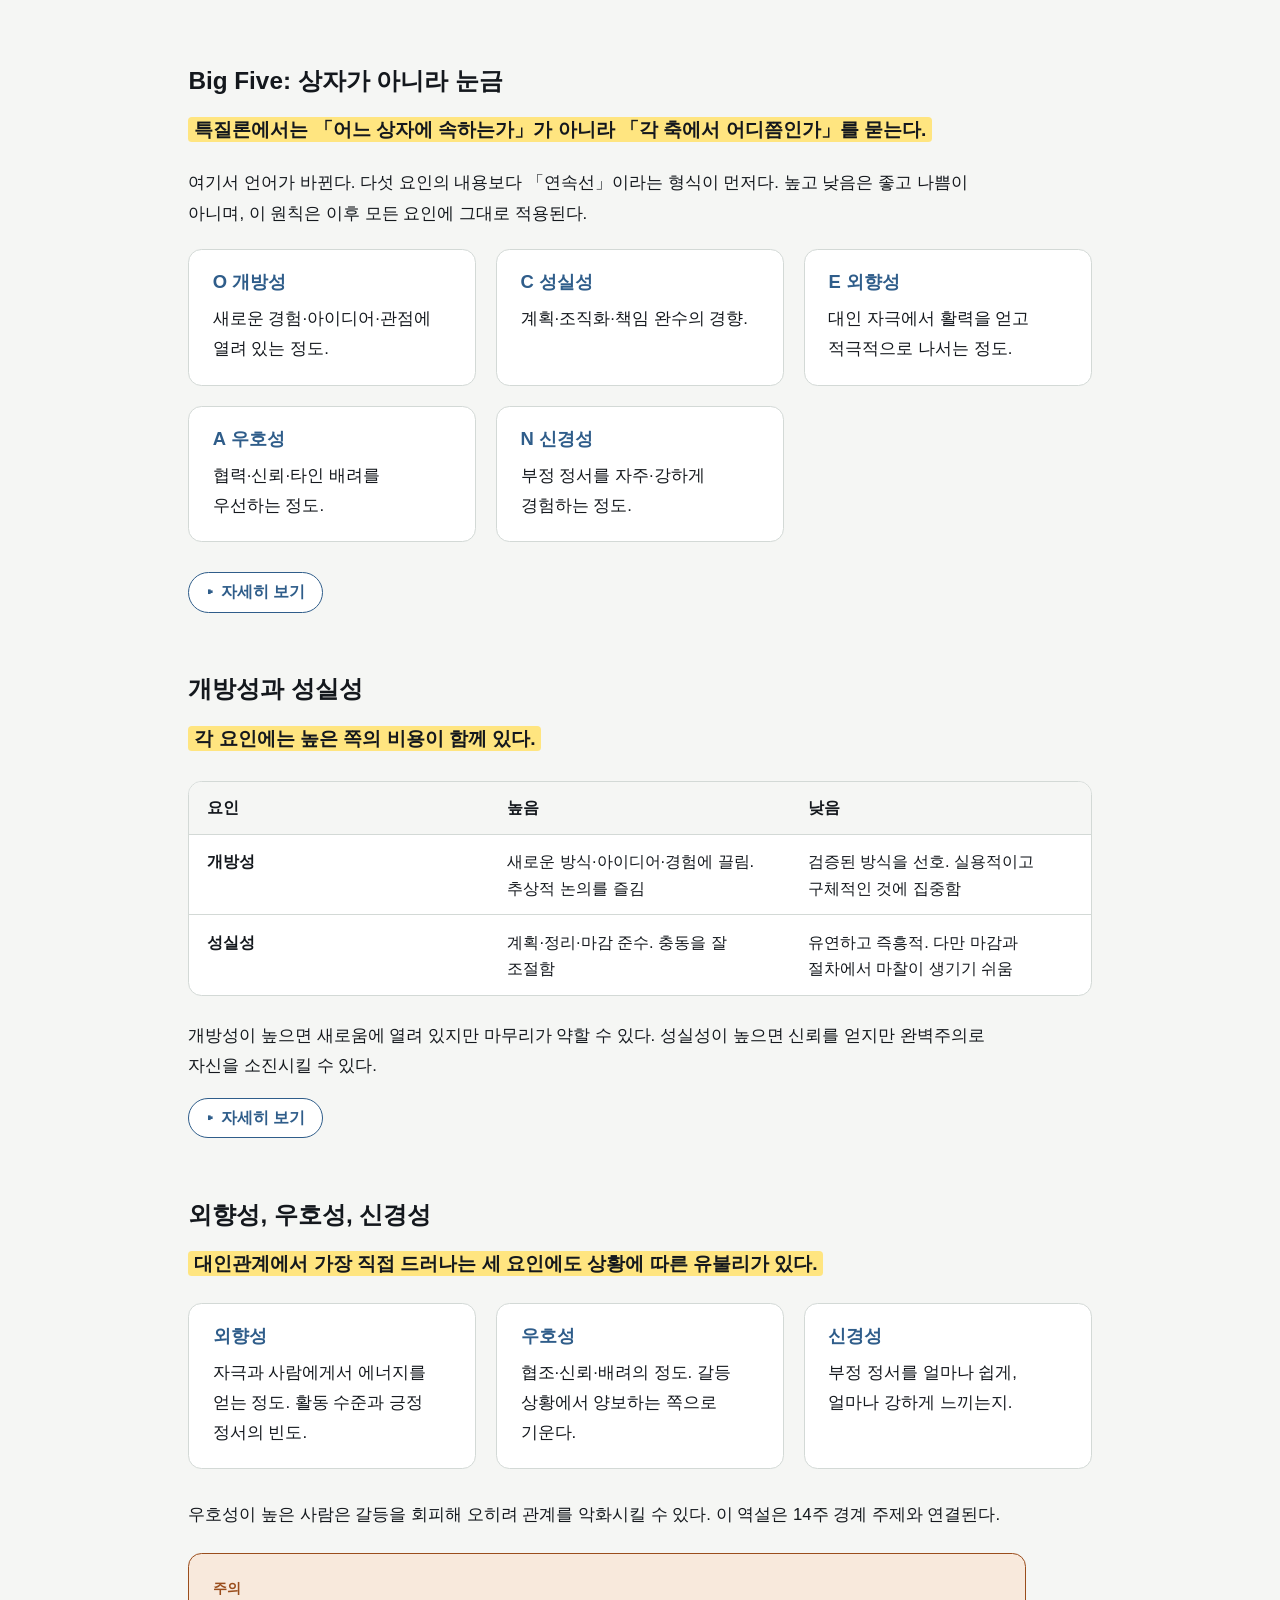
<file: docs/week02.html>
<!doctype html>
<html lang="ko">
<head>
<meta charset="utf-8">
<meta name="viewport" content="width=device-width, initial-scale=1, viewport-fit=cover">
<title>2주 심리학적 유형과 자기이해 · 인간관계와 의사소통</title>
<link rel="stylesheet" href="assets/style.css?v=20261128173144">
<script>
(function (r) {
  try {
    var s = window.localStorage, t = s.getItem("hrc-theme"), z = parseFloat(s.getItem("hrc-zoom"));
    if (t === "light" || t === "dark") r.setAttribute("data-theme", t);
    if (z >= 0.8 && z <= 1.6) r.style.setProperty("--zoom", String(z));
  } catch (e) {}
})(document.documentElement);
</script>
</head>
<body>
<nav class="bar" aria-label="이 장의 차례">
  <div class="bar-in">
    <a class="brand" href="index.html">인간관계와 의사소통</a>
    <span class="wk">2주</span>
    <div class="tabs"><ul>
<li><a href="#성격과-자기이해" id="toc-성격과-자기이해">성격과
자기이해</a></li>
<li><a href="#jung의-유형론" id="toc-jung의-유형론">Jung의
유형론</a></li>
<li><a href="#유형-언어의-함정" id="toc-유형-언어의-함정">유형 언어의
함정</a></li>
<li><a href="#특질-모형" id="toc-특질-모형">특질 모형</a></li>
<li><a href="#어두운-특질" id="toc-어두운-특질">어두운 특질</a></li>
<li><a href="#관계에서-쓰는-언어" id="toc-관계에서-쓰는-언어">관계에서
쓰는 언어</a></li>
</ul></div>
  </div>
</nav>

<main class="wrap">
<header class="head" id="top">
  <p class="eyebrow">인간관계와 의사소통 · 2주</p>
  <h1>심리학적 유형과 자기이해</h1>
  <p class="sub">Jung의 심리학적 유형 · Big Five · HEXACO · 나를
설명하는 언어</p>
  <p class="key"><mark>유형 언어는 대화를 끝내고, 특질·상황 언어는
대화를 연다.</mark></p>
</header>

<section id="성격과-자기이해" class="level2">
<h2>성격과 자기이해</h2>
<section id="이번-주의-학습목표" class="level3">
<h3>이번 주의 학습목표</h3>
<div class="lead">
<p>이번 주의 실질적 도착점은 유형 언어와 특질 언어를 구분해 쓰는
것이다.</p>
</div>
<p>이번 주를 마치면 다음을 할 수 있어야 한다.</p>
<ol type="1">
<li>Jung의 유형론으로 나의 심리적 경향을 설명할 수 있다.</li>
<li>유형론과 특질론의 차이를 구분할 수 있다.</li>
<li>Big Five와 HEXACO의 요인으로 나를 기술할 수 있다.</li>
<li>성격 차이를 ’꼬리표’가 아니라 ’경향과 상황’으로 말할 수 있다.</li>
</ol>
<details class="more"><summary>자세히 보기</summary><div class="more-body">
<p>이번 주의 흐름은 자기이해에서 Jung의 유형론, 특질론을 거쳐 관계에서의
적용으로 이어진다. 자기이해와 유형론은 이미 아는 것을 정리하는 부분이고,
특질론과 관계에서의 적용이 새로 배우는 부분이다.</p>
</div></details>
<div class="note">
<p><strong>안전 원칙.</strong> 검사와 활동의 결과는 자발적으로만
공유한다. 서로를 유형으로 규정하지 않는다.</p>
</div>
</section>
<section id="왜-지금-자기이해인가" class="level3">
<h3>왜 지금 자기이해인가</h3>
<div class="lead">
<p>청소년·청년의 정신건강 지표가 함께 나빠지고, 힘들 때 사람 대신 AI에게
먼저 말하는 일이 늘었다.</p>
</div>
<ul>
<li>미국 청소년의 우울, 자해, 자살 지표는 2012년을 기점으로 함께
올라갔다.</li>
<li>OECD (2026)는 지난 10여 년간 청소년 정신건강이 지속적으로
악화되었다고 보고한다. 가장 취약한 집단으로는 여학생, 15세 전후 청소년,
사회경제적 취약 집단이 꼽혔다.</li>
<li>한 조사(2025년 2–3월)에서는 응답자 약 8명 중 1명이 슬프거나, 화가
나거나, 불안할 때 생성형 AI에게 조언을 구했고, 그중 92.7%가 도움이
되었다고 평가했다.</li>
<li>그러나 여기에는 인지적 외주화, AI의 아첨(sycophancy), 곧 사용자의
말에 맞장구치는 경향, 자기성찰 감소, 관계 대체 같은 문제가
따라온다.</li>
</ul>
<details class="more"><summary>연구 근거</summary><div class="more-body">
<ul>
<li><p>2012년 이후 지표 상승: Increases in Depression, Self-Harm, and
Suicide Among U.S. Adolescents After 2012 and Links to Technology Use:
Possible Mechanisms, 2(1), 19–25.</p></li>
<li><p>OECD (2026), <em>Child, Adolescent and Youth Mental Health in the
21st Century</em>.</p></li>
<li><p>2012년을 기점으로 꺾인 이 곡선을 자신의 중·고등학교 시절과 겹쳐
보면 어떤가? 여러 지표가 같은 해부터 함께 올라갔다는 것은 무엇을
시사할까?</p></li>
<li><p>힘들 때 사람 대신 AI에게 먼저 말해 본 적이 있는가? 그때 무엇이
편했는가?</p></li>
<li><p>AI가 내 해석에 그대로 동의해 줄 때, 나는 무엇을 확인할 기회를
잃게 될까?</p></li>
</ul>
</div></details>
</section>
<section id="두-인격의-만남" class="level3">
<h3>두 인격의 만남</h3>
<div class="lead">
<p>같은 상황에서 왜 사람마다 다르게 반응하는가에 답하려면 성격을
기술하는 언어가 필요하다.</p>
</div>
<div class="quote">
<p>“The meeting of two personalities is like the contact of two chemical
substances: if there is any reaction, both are transformed.”</p>
<p>두 인격의 만남은 두 화학물질의 접촉과 같다. 반응이 일어난다면, 둘 다
변형된다.</p>
<p>— C. G. Jung (1933). <em>Modern Man in Search of a Soul</em></p>
</div>
<p>1주에 세운 전제는 「관계는 기술이다」였다.</p>
<details class="more"><summary>생각해 볼 질문</summary><div class="more-body">
<ul>
<li>유독 어떤 사람과만 대화가 힘들었던 경험이 있는가?</li>
<li>그때 그 사람의 특성만 떠오르는가, 아니면 그때의 내 반응도
떠오르는가?</li>
</ul>
</div></details>
</section>
<section id="성격-어휘는-판단을-늦추는-장치" class="level3">
<h3>성격 어휘는 판단을 늦추는 장치</h3>
<div class="lead">
<p>성격을 공부하는 목적은 ’분류’가 아니라 ’섣부른 결론을
미루기’이다.</p>
</div>
<p>대부분의 학생은 MBTI에 이미 익숙하다. 그러나 익숙함이 곧 이해는
아니다. 이번 주의 목표는 ’내 유형 알아내기’가 아니라 <strong>나를
설명하는 언어를 얻는 것</strong>이다.</p>
<div class="cards">
<section id="설명" class="level4 card">
<h4>설명</h4>
<p>“왜 나는 이 상황에서 늘 이렇게 반응하지?”에 답을 준다.</p>
</section>
<section id="예측" class="level4 card">
<h4>예측</h4>
<p>다음에 비슷한 상황이 오리라는 것을 미리 안다.</p>
</section>
<section id="유예" class="level4 card">
<h4>유예</h4>
<p>상대의 행동을 인격이 아니라 경향으로 보게 한다.</p>
</section>
</div>
<details class="more"><summary>자세히 보기</summary><div class="more-body">
<p>성격심리학이 관계 교육에 들어오는 근거는 개인차(individual
differences)가 상호작용의 예측 변인이라는 데 있다. 다만 학부생은 대개
대중화된 유형론(typology)을 통해 성격 개념을 접한다. 그래서 학술적 특질
접근(trait approach)과의 간격을 먼저 인식하는 것이 이후 수업의 전제가
된다.</p>
<ul>
<li>그때 어떤 정보가 더 있었으면 판단이 달라졌을까?</li>
</ul>
</div></details>
<div class="question">
<p>최근 누군가를 한 단어로 판단했던 순간이 있는가?</p>
</div>
</section>
<section id="성격이란-무엇인가" class="level3">
<h3>성격이란 무엇인가</h3>
<div class="lead">
<p>성격은 상황이 달라져도 비교적 유지되는 패턴이며, 경향이지 결정이
아니다.</p>
</div>
<div class="tbl">
<table>
<colgroup>
<col style="width: 50%" />
<col style="width: 50%" />
</colgroup>
<thead>
<tr>
<th>구분</th>
<th>내용</th>
</tr>
</thead>
<tbody>
<tr>
<td>정의</td>
<td>생각·감정·행동에서 나타나는 비교적 일관된 개인차</td>
</tr>
<tr>
<td>일관성</td>
<td>상황마다 다르게 행동하지만, 사람들 사이의 순위는 비교적 유지됨</td>
</tr>
<tr>
<td>아닌 것</td>
<td>늘 똑같이 행동한다는 뜻이 아님. 상황의 영향은 매우 큼</td>
</tr>
<tr>
<td>비유</td>
<td>성격은 기후, 그날의 행동과 감정은 날씨. 기후로 오늘 우산을 정할 수는
없음</td>
</tr>
</tbody>
</table>
</div>
<p>핵심은 <strong>‘비교적 일관된’</strong>이라는 한정어이다. 일관성은
’늘 같은 행동’이 아니라 <strong>사람들 사이의 상대적 순위</strong>를
뜻한다. 조용한 사람도 친한 자리에서는 말이 많지만, 평균적으로는 여전히
덜 말한다.</p>
<details class="more"><summary>자세히 보기</summary><div class="more-body">
<p>성격의 고전적 정의는 Gordon Allport (1937)가 제시한 ’개인 안의
심리·생리적 체계들의 역동적 조직’에서 출발한다. 현대 특질 이론은 성격을
상황을 가로질러 나타나는 사고·감정·행동의 <strong>일관된 개인차
패턴</strong>으로 규정하며, 여기서 일관성은 절대적 행동 빈도가 아니라
<strong>순위 안정성(rank-order stability)</strong>을 의미한다.</p>
<p>상황의 영향력을 과소평가하지 않는 것이 중요하다. 이 긴장이
성격심리학의 ’사람 대 상황 논쟁(person–situation debate)’이며, 현재는
상호작용주의(interactionism)로 수렴되어 있다.</p>
</div></details>
</section>
<section id="기질과-특질" class="level3">
<h3>기질과 특질</h3>
<div class="lead">
<p>기질은 타고난 반응 형식이며, 성인기 특질의 재료다.</p>
</div>
<div class="tbl">
<table>
<colgroup>
<col style="width: 33%" />
<col style="width: 33%" />
<col style="width: 33%" />
</colgroup>
<thead>
<tr>
<th>구분</th>
<th>기질(temperament)</th>
<th>특질(trait)</th>
</tr>
</thead>
<tbody>
<tr>
<td>층위</td>
<td>생물학적 기반의 반응 양식</td>
<td>성격을 기술하는 단위</td>
</tr>
<tr>
<td>관찰 시점</td>
<td>영아기부터</td>
<td>아동기 후기~성인</td>
</tr>
<tr>
<td>무엇을 잡나</td>
<td>반응의 강도·속도·역치·규칙성 등 <strong>형식</strong></td>
<td>생각·감정·행동의 일관된 개인차로 <strong>내용까지</strong> 포함</td>
</tr>
<tr>
<td>대표 이론</td>
<td>Alexander Thomas &amp; Stella Chess (1977)의 9차원, Mary K.
Rothbart의 반응성 + 자기조절 틀</td>
<td>Gordon Allport (1937) 이래의 기술 개념, Big Five, HEXACO</td>
</tr>
<tr>
<td>측정</td>
<td>주로 관찰·양육자 보고</td>
<td>자기보고 문항, 연속 차원</td>
</tr>
<tr>
<td>변화</td>
<td>상대적으로 완고</td>
<td>사람들 사이의 순위는 안정적이나 성인기에도 평균은 완만히 변함</td>
</tr>
</tbody>
</table>
</div>
<p>두 개념은 경쟁하는 개념이 아니라 <strong>발달적 포함
관계</strong>다.</p>
<details class="more"><summary>자세히 보기</summary><div class="more-body">
<p>기질을 특질의 초기 전구체(precursor)로 보고, 기질 차원이 Big Five로
이어진다고 본다. 부정정서성은 신경성으로, 서징(surgency)/외향성은
외향성으로, 의도적 통제(effortful control)는 성실성으로 이어진다.</p>
<p>용어 주의: 의학용어 계열에서는 trait을 「특성」으로 옮기는 관행이
따로 있다. 이 강의록에서는 trait을 「특질」, temperament를 「기질」로
쓴다. 다른 교재를 볼 때 혼동하지 않도록 한다.</p>
</div></details>
</section>
<section id="성격은-어디서-오는가" class="level3">
<h3>성격은 어디서 오는가</h3>
<div class="lead">
<p>성격은 하나의 원인으로 설명되지 않으며, 유전이냐 환경이냐는 잘못된
질문이다.</p>
</div>
<div class="cards">
<section id="타고난-기질temperament" class="level4 card">
<h4>타고난 기질(temperament)</h4>
<p>반응의 속도와 강도. 아주 이른 시기부터 관찰된다.</p>
</section>
<section id="경험" class="level4 card">
<h4>경험</h4>
<p>관계와 사건이 기질 위에 쌓여 패턴을 만든다.</p>
</section>
<section id="상호작용" class="level4 card">
<h4>상호작용</h4>
<p>같은 환경도 기질에 따라 다르게 경험된다. 그래서 원인을 나누기
어렵다.</p>
</section>
</div>
<p>예민한 아이와 둔감한 아이에게 같은 집은 같은 집이 아니다. 실제 질문은
「어떻게 함께 작동했는가」이다. 성격을 타고난 것으로만 보면 바꿀 수 없는
것이 되고, 환경으로만 보면 누군가를 탓하게 된다.</p>
<details class="more"><summary>연구 근거</summary><div class="more-body">
<p>「관계와 사건이 기질 위에 쌓여 패턴을 만든다」는 문장이 곧 기질에서
특질로 가는 경로다.</p>
<ul>
<li><p>기질은 반응의 강도·속도·역치에서 나타나는 생물학적 기반의
개인차로, Alexander Thomas &amp; Stella Chess (1977)의 뉴욕 종단연구가
고전적 출발점이다.</p></li>
<li><p>행동유전학 연구는 주요 성격 특질의 유전 가능성(heritability)을
대체로 40–50% 범위로 보고한다. 그러나 이는 집단 내 변량의 분할이지
개인의 운명에 대한 진술이 아니다.</p></li>
<li><p>유전자–환경 상관(gene–environment correlation)과
상호작용(interaction) 때문에 두 요인을 독립적으로 분리하는 것은
원리적으로 어렵다.</p></li>
<li><p>나의 어떤 부분이 아주 어릴 때부터 그랬다고 들었는가?</p></li>
</ul>
</div></details>
</section>
<section id="성격은-변하는가" class="level3">
<h3>성격은 변하는가</h3>
<div class="lead">
<p>성격은 순위는 안정적이지만 평균은 움직이며, 변하지만 빠르게는 변하지
않는다.</p>
</div>
<div class="cards">
<section id="순위-안정성rank-order-stability" class="level4 card">
<h4>순위 안정성(rank-order stability)</h4>
<p>또래 안에서의 상대적 위치는 비교적 유지된다.</p>
</section>
<section id="평균-변화" class="level4 card">
<h4>평균 변화</h4>
<p>그럼에도 성인기 전반에 걸쳐 완만한 변화가 관찰된다.</p>
</section>
<section id="방향" class="level4 card">
<h4>방향</h4>
<p>대체로 성실성과 정서적 안정성이 조금씩 올라가는 경향이 있다.</p>
</section>
<section id="계기" class="level4 card">
<h4>계기</h4>
<p>큰 역할 변화가 변화를 앞당긴다. 취업, 돌봄, 책임의 이동이 그
예다.</p>
</section>
</div>
<p>그래서 이번 주의 목표는 성격을 바꾸는 것이 아니라 <strong>아는
것</strong>이다.</p>
<details class="more"><summary>연구 근거</summary><div class="more-body">
<ul>
<li><p>순위 안정성은 연령이 올라갈수록 높아진다. Brent Roberts &amp;
Wendy DelVecchio (2000)의 메타분석이 표준 근거로 인용된다.</p></li>
<li><p>평균 수준의 변화(mean-level change)는 Brent Roberts, Kate Walton
&amp; Wolfgang Viechtbauer (2006)의 메타분석에서 보고되었다. 성인기에
걸쳐 성실성(conscientiousness)과 정서적 안정성(emotional stability)이
완만히 상승하는 경향을 성숙 원리(maturity principle)라 부른다.</p></li>
<li><p>사회적 투자 이론(social investment theory)은 직업·돌봄 같은 역할
진입이 이 변화를 촉진한다고 설명한다. 실습과 첫 직장이 바로 이런 역할
변화에 해당한다.</p></li>
<li><p>3년 전의 나와 지금의 나 중에 달라진 부분이 있는가?</p></li>
</ul>
</div></details>
</section>
<section id="자기보고의-구조적-한계" class="level3">
<h3>자기보고의 구조적 한계</h3>
<div class="lead">
<p>검사 결과는 ’나에 대한 사실’이 아니라 ’내가 나를 본 기록’이다.</p>
</div>
<div class="tbl">
<table>
<colgroup>
<col style="width: 50%" />
<col style="width: 50%" />
</colgroup>
<thead>
<tr>
<th>구분</th>
<th>내용</th>
</tr>
</thead>
<tbody>
<tr>
<td>보이는 것</td>
<td>내 의도와 이유는 나에게 잘 보인다. 안에서 보니까</td>
</tr>
<tr>
<td>안 보이는 것</td>
<td>내 표정·말투·습관은 나에게 거의 안 보인다. 밖에서만 보인다</td>
</tr>
<tr>
<td>기울기</td>
<td>스스로를 실제보다 조금 낫게 평가하는 경향이 흔하다</td>
</tr>
<tr>
<td>그래서</td>
<td>검사 결과는 내가 나를 본 기록이지 나에 대한 사실이 아니다</td>
</tr>
</tbody>
</table>
</div>
<details class="more"><summary>자세히 보기</summary><div class="more-body">
<p>자기보고(self-report) 자료는 자기고양 편향(self-enhancement bias)과
사회적 바람직성(social desirability)의 영향을 받는다. 특히 관찰 가능한
외현 행동에서는 자기평정과 타인평정의 일치도가 중간 수준에 그친다는
보고가 반복된다. 따라서 자기이해는 자기보고와 타인 피드백의 <strong>두
경로</strong>가 함께 있어야 완성된다. 이 논지는 13주 조하리의 창(Johari
window)으로 이어진다.</p>
</div></details>
<div class="question">
<p>남이 나에 대해 말해 준 것 중, 스스로는 몰랐던 것이 있는가?</p>
</div>
</section>
<section id="나라는-말-안에-든-다섯-가지" class="level3">
<h3>’나’라는 말 안에 든 다섯 가지</h3>
<div class="lead">
<p>자아이상과 자존감의 간격이 벌어질 때 자의식적 감정이 커진다.</p>
</div>
<div class="cards">
<section id="신체상body-image" class="level4 card">
<h4>신체상(body image)</h4>
<p>내 몸에 대한 의식적·무의식적 태도의 총합.</p>
</section>
<section id="자아이상ego-ideal" class="level4 card">
<h4>자아이상(ego ideal)</h4>
<p>내가 어떠해야 한다고 여기는 기준. 4주 자의식적 감정이 여기서
나온다.</p>
</section>
<section id="자존감self-esteem" class="level4 card">
<h4>자존감(self-esteem)</h4>
<p>그 기준에 비추어 지금의 나를 어떻게 평가하는가.</p>
</section>
<section id="역할role" class="level4 card">
<h4>역할(role)</h4>
<p>사회적으로 기대되는 행동 양상. 학생, 자녀, 예비 간호사.</p>
</section>
<section id="정체성identity" class="level4 card">
<h4>정체성(identity)</h4>
<p>시간이 흘러도 나는 나라고 느끼는 연속성.</p>
</section>
</div>
<details class="more"><summary>자세히 보기</summary><div class="more-body">
<p>자기개념(self-concept)을 이 다섯 하위 구성으로 기술하는 것은 간호학
의사소통 교재에서 널리 쓰이는 분류다. 자아이상은 ’내가 어떠해야
하는가’의 기준이고 자존감은 ’지금의 나를 그 기준에 비추어 어떻게
평가하는가’이므로, 두 값의 괴리가 클수록 수치심(shame)과 죄책감(guilt)이
커진다. 이 간격이 4주 자의식적 감정의 발생 조건이다. 정체성은 Erik
Erikson 이래 시간적 연속성과 자기 동일성의 감각으로 다루어진다.</p>
<ul>
<li>다섯 가지 중 요즘 가장 흔들리는 것은 무엇인가?</li>
</ul>
</div></details>
</section>
<section id="생애곡선-그리기" class="level3">
<h3>생애곡선 그리기</h3>
<div class="lead">
<p>생애곡선은 사건 자체보다 사건에 부여한 의미, 곧 나의 가치와 자원을
드러낸다.</p>
</div>
<div class="activity">
<p><strong>활동 — 지금까지의 나를 한 줄로</strong></p>
<ol type="1">
<li>가로축에 나이, 세로축에 그때의 만족도를 두고 곡선을 그린다.</li>
<li>곡선이 크게 오르내린 지점에 사건 이름을 짧게 적는다.</li>
<li>가장 낮은 지점에서 나를 버티게 한 것이 무엇이었는지 한 줄로
적는다.</li>
<li>가장 높은 지점에서 내가 중요하게 여긴 것이 무엇이었는지 한 줄로
적는다.</li>
<li>곡선 전체를 보고 반복되는 무엇이 보이는지 적는다.</li>
</ol>
<p>이 활동의 핵심은 3번과 4번이다.</p>
</div>
<div class="note">
<p>교육 장면에서는 외상 경험이 예기치 않게 촉발될 수 있으므로 자발성과
중단권을 명시하는 것이 원칙이다. 공유는 자발적이며, 무거운 사건은 표시만
하고 내용을 쓰지 않아도 된다.</p>
</div>
<details class="more"><summary>자세히 보기</summary><div class="more-body">
<p>생애곡선(life curve, lifeline)은 회상적 자기서사를 시각화하는
교육·상담 기법이다. 가장 낮은 지점에서 나를 버티게 한 것과 가장 높은
지점에서 중요하게 여긴 것이 개인의 가치와 자원을 드러낸다.
서사정체성(narrative identity) 연구는 삶의 저점에서 발견한 의미가
안녕감과 관련된다고 보고한다.</p>
</div></details>
</section>
<section id="자기이해의-나머지-절반은-밖에-있다" class="level3">
<h3>자기이해의 나머지 절반은 밖에 있다</h3>
<div class="lead">
<p>타인에게 피드백을 구할 때는 장면을 지정해 한 가지만 묻고, 방어하지
않고 받아 적는다.</p>
</div>
<div class="rules">
<ol type="1">
<li><strong>막연하게 묻지 않는다.</strong> “나 어때?”는 답하기 어렵고,
예의상 좋은 말만 돌아온다.</li>
<li><strong>장면을 지정한다.</strong> “어제 회의에서 내가 말할 때 어떻게
보였어?”처럼 묻는다.</li>
<li><strong>한 가지만 묻는다.</strong> 여러 개를 물으면 상대가 가장
무난한 것만 답한다.</li>
<li><strong>방어하지 않는다.</strong> 설명하고 싶어져도 일단 받아 적기만
한다.</li>
</ol>
</div>
<p>네 번째가 가장 어렵고 가장 중요하다. 한 번 방어하면 그다음부터 아무도
말해 주지 않는다.</p>
<details class="more"><summary>연구 근거</summary><div class="more-body">
<p>피드백 추구(feedback seeking)는 조직행동 연구에서 학습과 수행을
예측하는 변인으로 다루어져 왔다. 효과적인 피드백 요청의 조건으로는
<strong>구체적 장면 지정</strong>, 단일 초점, 비방어적 수용이 공통적으로
지목된다. 막연한 요청은 사회적 예의 규범 때문에 긍정 편향된 응답을
유도하므로 정보 가치가 낮다.</p>
<ul>
<li>오늘 누구에게 어떤 장면에 대해 물어볼 수 있을까?</li>
</ul>
</div></details>
</section>
</section>
<section id="jung의-유형론" class="level2">
<h2>Jung의 유형론</h2>
<section id="psychological-types의-원래-질문" class="level3">
<h3><em>Psychological Types</em>의 원래 질문</h3>
<div class="lead">
<p>Jung의 유형론은 사람을 분류하려던 것이 아니라, 왜 같은 사실을 보고도
사람마다 다른 결론에 이르는가를 설명하려던 시도였다.</p>
</div>
<ul>
<li><em>Psychological Types</em>(1921)는 태도(attitude)로서의
외향–내향과 네 가지 심리 기능(psychological functions)을 제시한
저작이다.</li>
<li>출발점은 Jung 자신이 Freud·Adler와 견해가 갈린 경험이었다. 두 사람의
설명이 서로 다른 유형의 인간을 전제한다는 관찰에서 출발했기에, 애초부터
「사람마다 세계를 다르게 조직한다」는 문제의식을 담고 있다.</li>
<li>Jung은 유형을 고정된 범주가 아니라 「의식이 습관적으로 취하는
방향」으로 기술했다. 후대의 이분법적 검사와 원전 사이의 이 간격이 이번
주의 핵심 논점이다.</li>
<li>이 유형론은 MBTI의 뿌리이지만, MBTI와 같은 것은 아니다.</li>
</ul>
<p>Jung(1921)의 문제의식을 요약하면, 유형론의 원래 질문은 “누가
옳은가”가 아니라 “왜 다르게 보는가”이다.</p>
<details class="more"><summary>자세히 보기</summary><div class="more-body">
<p>Jung의 저작은 전집(Collected Works) 20권으로 묶여 있고, 유형론은
제6권 <em>Psychological Types</em>(1921)에 담겨 있다. MBTI를 바로 다루지
않고 그 뿌리인 Carl Gustav Jung의 유형론부터 시작하는 이유는, Jung의
관심이 「사람을 분류하는 것」이 아니라 「의식이 작동하는 방식의
차이」였기 때문이다. 100년 된 이론이 대중 검사로 번역되면서 무엇이
바뀌었는지가 이번 주의 관전 포인트다.</p>
<ul>
<li>같은 사건을 보고 나와 완전히 다른 결론을 내린 사람이 최근
있었는가?</li>
<li>처음 만난 사람에게 MBTI를 묻는 것은 무엇을 알고 싶어서일까?</li>
</ul>
</div></details>
</section>
<section id="의식의-태도-외향과-내향" class="level3">
<h3>의식의 태도: 외향과 내향</h3>
<div class="lead">
<p>외향과 내향은 ’사교성’이 아니라 ’에너지의 방향’이다.</p>
</div>
<div class="cards">
<section id="외향-extraversion" class="level4 card">
<h4>외향 Extraversion</h4>
<p>관심과 에너지가 바깥 대상·사람·활동을 향한다. 말하면서 생각이
정리된다.</p>
</section>
<section id="내향-introversion" class="level4 card">
<h4>내향 Introversion</h4>
<p>관심과 에너지가 내면의 생각·인상을 향한다. 정리한 뒤에 말이
나온다.</p>
</section>
</div>
<p>내향은 수줍음이 아니고, 외향은 친절함이 아니다. 누구에게나 둘 다
있으며, 다만 익숙하게 먼저 쓰는 쪽이 있을 뿐이다. 판단 기준을 하나 들면,
지친 뒤에 무엇으로 회복하는가를 보면 된다.</p>
<div class="note">
<p><strong>같은 단어, 다른 내용.</strong> 특질 이론의
외향성(Extraversion)은 Jung의 개념을 그대로 계승한 것이 아니라,
사회성·활동성·긍정정서를 포함하는 경험적 요인으로 재구성된 것이다. 같은
단어가 두 이론에서 다른 내용을 가리키므로 혼동하기 쉽다.</p>
</div>
<details class="more"><summary>자세히 보기</summary><div class="more-body">
<p>Jung의 태도 개념에서 외향(extraversion)은 리비도가 객체(object)를
향하는 방향성, 내향(introversion)은 주체(subject)를 향하는 방향성을
뜻한다. 따라서 원전의 내향–외향은 행동 빈도가 아니라 「의미의 준거를
어디에 두는가」의 문제다.</p>
</div></details>
<div class="question">
<p>나는 생각을 말하면서 정리하는 쪽인가, 정리한 뒤에 말하는 쪽인가?</p>
</div>
</section>
<section id="의식의-네-기능" class="level3">
<h3>의식의 네 기능</h3>
<div class="lead">
<p>감각↔︎직관은 ‘무엇을 보는가’, 사고↔︎감정은 ’무엇으로 정하는가’의
짝이다.</p>
</div>
<div class="tbl">
<table>
<colgroup>
<col style="width: 33%" />
<col style="width: 33%" />
<col style="width: 33%" />
</colgroup>
<thead>
<tr>
<th>기능</th>
<th>축</th>
<th>내용</th>
</tr>
</thead>
<tbody>
<tr>
<td>감각 Sensation</td>
<td>정보 수집</td>
<td>지금 여기의 구체적 사실, 오감으로 확인되는 것</td>
</tr>
<tr>
<td>직관 Intuition</td>
<td>정보 수집</td>
<td>가능성과 패턴, 사실 너머의 의미와 연결</td>
</tr>
<tr>
<td>사고 Thinking</td>
<td>판단</td>
<td>논리적 일관성과 원칙에 따라 옳고 그름을 가림</td>
</tr>
<tr>
<td>감정 Feeling</td>
<td>판단</td>
<td>사람과 가치에 미치는 영향을 기준으로 중요도를 가림</td>
</tr>
</tbody>
</table>
</div>
<p>Jung은 기능을 인식 기능(irrational functions: 감각, 직관)과 판단
기능(rational functions: 사고, 감정)으로 나눈다.</p>
<div class="note">
<p><strong>가장 흔한 두 가지 오해.</strong> 첫째, 「감정 기능」은
감정적이라는 뜻이 아니다. 정서 경험이 아니라 「무엇이 더 가치 있는가」를
기준으로 하는 평가 작용이며, 사고 기능과 마찬가지로 판단 기능에 속한다.
둘째, rational/irrational은 「합리적/비합리적」이라는 가치 평가가 아니라
판단을 내리는가(rational), 자료를 받아들이는가(irrational)의 구분이다.
번역어 때문에 생기는 대표적 오해다.</p>
</div>
<details class="more"><summary>생각해 볼 질문</summary><div class="more-body">
<ul>
<li>실습 준비물을 챙길 때 나는 목록을 하나씩 확인하는 편인가, 전체
그림을 먼저 잡는 편인가?</li>
</ul>
</div></details>
</section>
<section id="주기능부터-열등기능은-가장-늦게" class="level3">
<h3>주기능부터, 열등기능은 가장 늦게</h3>
<div class="lead">
<p>네 기능은 동시에 발달하지 않고 위계를 이루며, 열등기능은 ’못하는
것’이 아니라 ’의식이 덜 다듬은 것’이다.</p>
</div>
<div class="cards">
<section id="주기능" class="level4 card">
<h4>주기능</h4>
<p>가장 먼저, 가장 많이 쓴다. 그래서 가장 잘 다듬어진, 가장 발달하고
의식적으로 잘 쓰는 기능이며 나의 강점이다.</p>
</section>
<section id="보조기능" class="level4 card">
<h4>보조기능</h4>
<p>주기능을 떠받치며 균형을 잡는다. 대개 반대 축에서 온다.</p>
</section>
<section id="차기능" class="level4 card">
<h4>3차기능</h4>
<p>상황에 따라 쓰지만 아직 서툴다.</p>
</section>
<section id="열등기능" class="level4 card">
<h4>열등기능</h4>
<p>가장 덜 쓰인다. 그래서 나올 때는 미숙한 형태로 나온다. 원 그림에서
주기능의 정반대편에 놓인다.</p>
</section>
</div>
<p>열등기능이 유치하게 나오는 이유는 결함이 아니라 연습량이다. 안 쓴
근육이 서툰 것과 같다. 이 구조는 원리로만 이해하고, 자기 유형에 바로
대입하지는 않는다.</p>
<details class="more"><summary>자세히 보기</summary><div class="more-body">
<ul>
<li>Jung은 네 기능이 균등하게 분화(differentiation)하지 않고
위계(hierarchy)를 이룬다고 보았다. 가장 분화된 주기능(dominant
function)이 의식을 이끌고, 그 반대 극에 놓인 열등기능(inferior
function)은 대체로 무의식에 남는다.</li>
<li>부기능(auxiliary)은 주기능과 다른 축에서 균형을 제공한다. 판단
기능(사고·감정)이 주기능이면 인식 기능(감각·직관)이 보조한다.</li>
<li>개성화(individuation) 개념에서 성숙은 열등기능을 억누르는 것이
아니라 의식으로 통합하는 과정으로 기술된다.</li>
</ul>
</div></details>
<div class="question">
<p>내가 가장 안 쓰는 기능은 무엇일까?</p>
</div>
</section>
<section id="강점이자-사각지대인-주기능" class="level3">
<h3>강점이자 사각지대인 주기능</h3>
<div class="lead">
<p>스트레스가 높을 때 나오는 낯선 내 모습이 열등기능의 자리다.</p>
</div>
<p>가장 익숙한 기능이 있으면 가장 서툰 기능도 있다. 주기능은 강점이면서
동시에 사각지대다. 주기능은 가장 분화되어 자동적으로 작동하므로, 그
기능이 다루지 못하는 정보는 아예 인식되지 않는 경향이 있다.</p>
<details class="more"><summary>자세히 보기</summary><div class="more-body">
<p>Jung은 열등기능이 미분화 상태로 무의식에 남아 있다가 피로·스트레스
상황에서 조야한 형태로 표출된다고 보았다. 후대 문헌은 이를 「열등기능의
분출(in the grip)」로 기술한다. 이 현상은 각성 수준이 높아질 때 통제적
처리가 무너지고 자동적 처리가 전면화한다는 현대의 이중처리(dual-process)
관점과 형식적으로 유사하며, 6주 정신화 붕괴와 구조적으로 닮았다.</p>
<ul>
<li>시험 기간이나 실습 전날, 평소의 나와 가장 다른 모습이 나온 적이
있는가?</li>
</ul>
</div></details>
</section>
<section id="대극-한쪽-끝까지-가면-반대편이-올라온다" class="level3">
<h3>대극: 한쪽 끝까지 가면 반대편이 올라온다</h3>
<div class="lead">
<p>한쪽 끝까지 밀어붙이지 않는 것이 곧 조절이다.</p>
</div>
<div class="quote">
<p>어떤 심리적 상태나 태도가 지나치게 한쪽으로 치우칠 때, 그 반대되는
경향이 무의식 속에서 형성되어 결국 균형을 회복하려는 과정.</p>
<p>— Jung의 대극(Enantiodromia)</p>
</div>
<p>균형을 회복하려는 과정에서 반대편으로 급격히 뒤집힌다. 그래서
완벽하게 참기만 하던 사람이 어느 날 폭발하고, 완벽하게 통제하던 사람이
무너지고, 늘 활발하던 사람이 갑자기 아무도 만나지 않는다. 스트레스에서
열등기능이 나오는 것도 같은 원리다.</p>
<details class="more"><summary>자세히 보기</summary><div class="more-body">
<p>이 개념은 14주 경계·소진 주제와 이어진다.</p>
<ul>
<li>에난티오드로미아(enantiodromia)는 헤라클레이토스에서 유래한 용어로,
Jung이 「어떤 힘이 극단에 이르면 그 반대 힘이 생성된다」는 심리적 원리로
차용했다.</li>
<li>Jung의 보상(compensation) 이론에서 무의식은 의식의 일방성을 교정하는
방향으로 작동한다고 가정된다.</li>
</ul>
<p>한계: 대극은 경험적으로 검증된 명제라기보다 해석적 틀이다. 임상적
은유로 받아들이는 것이 적절하다.</p>
<ul>
<li>요즘 한쪽으로 너무 밀어붙이고 있다고 느끼는 부분이 있는가?</li>
<li>한쪽으로 너무 오래 밀어붙이다가 반대편으로 뒤집힌 경험이
있는가?</li>
</ul>
</div></details>
</section>
</section>
<section id="유형-언어의-함정" class="level2">
<h2>유형 언어의 함정</h2>
<section id="유형은-렌즈일-때만-쓸모-있다" class="level3">
<h3>유형은 렌즈일 때만 쓸모 있다</h3>
<div class="lead">
<p>유형은 나를 설명하는 도구지, 나를 대신하는 이름표가 아니다.</p>
</div>
<p>이번 주에서 가장 중요한 대목이다. 유형론 자체를 부정하는 것이 아니라
그 「사용법」을 문제 삼는다. “나 T라서 그래” 같은 말을 떠올리며 읽어
보자.</p>
<div class="cards">
<section id="barnum-효과" class="level4 card">
<h4>Barnum 효과</h4>
<p>누구에게나 맞는 서술을 “내 얘기다”라고 느낀다.</p>
</section>
<section id="자기충족-예언self-fulfilling-prophecy" class="level4 card">
<h4>자기충족 예언(self-fulfilling prophecy)</h4>
<p>“나는 I니까 못해”가 실제로 시도하지 않을 이유가 된다.</p>
</section>
<section id="범주화" class="level4 card">
<h4>범주화</h4>
<p>연속적인 경향을 네 글자 상자에 가둔다.</p>
</section>
<section id="책임-회피" class="level4 card">
<h4>책임 회피</h4>
<p>“내 유형이 원래 그래서”가 사과와 조정을 대신한다.</p>
</section>
</div>
<details class="more"><summary>연구 근거</summary><div class="more-body">
<p>유형 명명이 초래하는 문제는 이분법적 강제 범주화, 바넘 효과(Barnum
effect)에 의한 서술의 무비판적 수용, 낙인 및 자기충족적 예언, 책임
회피의 언어로의 전용으로 정리된다. 바넘 효과는 Bertram Forer (1949)의
고전적 실험에서 확인된 현상으로, 누구에게나 해당하는 모호한 서술을
자신에게 정확하다고 평가하는 경향을 말한다. 고정 마인드셋(fixed mindset)
연구에서 특성을 고정된 것으로 볼수록 개선 노력이 줄어든다는 보고도 이
논지를 뒷받침한다.</p>
<ul>
<li>유형 이야기가 대화를 편하게 만든 경험과, 대화를 닫아 버린 경험이
각각 있는가?</li>
</ul>
</div></details>
</section>
<section id="jung의-개념에서-검사가-되기까지" class="level3">
<h3>Jung의 개념에서 검사가 되기까지</h3>
<div class="lead">
<p>MBTI는 대화의 출발점으로는 유용하되, 근거의 무게를 정확히 알고 써야
한다.</p>
</div>
<figure class="fig"><ol class="flow">
<li class="node"><b>개념</b><span>Carl Gustav Jung이 1921년 <em>Psychological Types</em>에서 태도와 기능을
제시함</span></li>
<li class="edge" aria-hidden="true"></li>
<li class="node"><b>번역</b><span>Katharine Briggs와 Isabel Myers가 이를 문항으로 옮김. 심리측정 전공자는
아니었음</span></li>
<li class="edge" aria-hidden="true"></li>
<li class="node"><b>확산</b><span>이해하기 쉽고 결과가 긍정적이어서 대중적으로 크게 퍼짐</span></li>
<li class="edge" aria-hidden="true"></li>
<li class="node"><b>현재</b><span>학계의 성격 연구는 주로 연속 차원 모형을 씀. 유형 모형은 연구 표준이
아님</span></li>
</ol>
</figure>
<details class="more"><summary>자세히 보기</summary><div class="more-body">
<p>MBTI는 Katharine Cook Briggs와 그의 자녀 Isabel Briggs Myers가
1940년대에 개발한 지표로, Jung의 유형론을 자기보고 문항으로 조작화한
것이다(Isabel Briggs Myers &amp; Katharine Cook Briggs, MBTI Manual). 두
사람이 심리측정 전문 훈련을 받지 않았다는 사실은 비하가 아니라 「어떤
조건에서 만들어졌는가」에 관한 정보다.</p>
<p><strong>J–P 축은 Jung에게 없었다.</strong> Jung의 원전에는
태도(E–I)와 네 기능(S–N, T–F)만 있다. 판단–인식(J–P) 축은 주기능을
식별하기 위한 장치로 Isabel Briggs Myers가 추가했다.</p>
<p>학술 성격심리학에서 MBTI는 구성타당도와 이분법적 채점 방식 때문에
연구 도구로 채택되지 않으며, 특질 모형이 표준으로 쓰인다. 다만 대중적
확산과 자기이해의 입구 역할은 별개로 평가할 수 있다.</p>
<ul>
<li>MBTI 결과를 처음 봤을 때 어떤 기분이었는가?</li>
</ul>
</div></details>
</section>
<section id="네-글자가-바뀌는-흔한-이유" class="level3">
<h3>네 글자가 바뀌는 흔한 이유</h3>
<div class="lead">
<p>네 글자보다 각 축의 점수 위치를 보는 것이 정확하다. 상자가 아니라
눈금이다.</p>
</div>
<div class="cards">
<section id="경계선-문제" class="level4 card">
<h4>경계선 문제</h4>
<p>점수가 중간 근처면 작은 차이로 글자가 뒤집힌다.</p>
</section>
<section id="상태-영향" class="level4 card">
<h4>상태 영향</h4>
<p>그날의 기분·피로·최근 사건이 응답에 영향을 준다.</p>
</section>
<section id="맥락-지정" class="level4 card">
<h4>맥락 지정</h4>
<p>“직장에서의 나”와 “집에서의 나” 중 무엇을 떠올렸는지에 따라
달라진다.</p>
</section>
<section id="해석" class="level4 card">
<h4>해석</h4>
<p>글자가 바뀐 것은 내가 변한 것이 아니라 원래 중간이었다는 뜻일 때가
많다.</p>
</section>
</div>
<p>같은 사람이 몇 주 뒤 다시 검사하면 유형이 바뀌는 비율이 상당하다.</p>
<details class="more"><summary>자세히 보기</summary><div class="more-body">
<p>여러 재검사 연구에서 수 주 간격의 재검사 시 네 문자 중 하나 이상이
바뀌는 비율이 상당한 수준으로 보고된다. 연속적으로 분포한 점수를
중앙에서 잘라 두 범주로 만들기 때문에, 중앙 근처의 사람은 작은
변동으로도 문자가 뒤집힌다. 정규분포 위에 절단선을 하나 그어 보면 쉽게
이해된다.</p>
<p>이분법적 채점의 구조적 문제는 「범주화 오차」다. 척도 점수가 단봉
분포를 이루는데 중앙값 부근에서 절단하면, 측정 오차 범위 안의
변동만으로도 범주가 바뀐다. 반면 연속 점수로 다루면 같은 자료의 안정성은
훨씬 높다. 즉 문제는 Jung의 개념이 아니라 「연속변수를 범주변수로 강제
변환한 것」에 있다.</p>
<ul>
<li>내 결과 중 중간에 가까운 축이 있었는가?</li>
</ul>
</div></details>
</section>
<section id="이름을-붙이는-것과-이름-안에-사는-것" class="level3">
<h3>이름을 붙이는 것과 이름 안에 사는 것</h3>
<div class="lead">
<p>설명은 다음 행동을 열어 주고, 정체성은 다음 행동을 닫아 버린다.</p>
</div>
<p>앞의 두 대목이 측정의 문제였다면, 여기서는 관계의 문제다.</p>
<figure class="fig"><ol class="flow">
<li class="node"><b>이름의 쓸모</b><span>이름이 없으면 감정은 막막하다. 이름이 붙는 순간 거리가 생기고, 조절은 그
거리에서 시작된다</span></li>
<li class="edge" aria-hidden="true"></li>
<li class="node"><b>넘어가는 지점</b><span>그 이름이 설명을 넘어 정체성으로 작동하기 시작한다</span></li>
<li class="edge" aria-hidden="true"></li>
<li class="node"><b>그때 나오는 말</b><span>“내가 그때 좀 민망했어” 자리에 “제가 좀 회피형이라서요”가 들어온다</span></li>
<li class="edge" aria-hidden="true"></li>
<li class="node"><b>대가</b><span>설명은 다음 행동을 열어 주고, 정체성은 다음 행동을 닫아 버린다</span></li>
</ol>
</figure>
<div class="quote">
<p>“문제는 그 용어들이 어느 순간부터 진단이 아니라 정체성으로 작동하기
시작한다는 데 있다.”</p>
<p>— 박한선, 『거절불안』(김영사, 2026)</p>
</div>
<p>유형이 정체성이 되면 두 방향의 문제가 생긴다. 나에 대한 설명이 아니라
변명이 되고, 상대를 이해하는 통로가 아니라 예단의 근거가 된다.</p>
<details class="more"><summary>자세히 보기</summary><div class="more-body">
<ul>
<li>자기범주화(self-categorization)가 정체성으로 굳으면, 그 범주에
부합하는 정보만 선택적으로 수용하는 확증편향(confirmation bias)이
강화된다. 7주에서 본격적으로 다룬다.</li>
<li>고정 마인드셋 연구는 특성을 불변으로 지각할수록 변화 시도와 피드백
수용이 줄어든다고 보고한다.</li>
<li>이승연, 『손절사회』(어크로스, 2026)는 타인을 몇 개의 표지로
요약하고 관계를 종료하는 현대적 관계 양식을 분석한다. 유형 라벨은 그
요약을 손쉽게 만드는 도구로 기능할 수 있으며, 사람을 유형으로 축약하는
것이 관계를 끊는 기술이 될 수 있다.</li>
</ul>
</div></details>
<div class="question">
<ul>
<li>나를 설명할 때 자주 쓰는 이름표가 있는가?</li>
<li>그 이름표는 무엇을 열어 주고 무엇을 닫는가?</li>
</ul>
</div>
</section>
</section>
<section id="특질-모형" class="level2">
<h2>특질 모형</h2>
<section id="big-five-상자가-아니라-눈금" class="level3">
<h3>Big Five: 상자가 아니라 눈금</h3>
<div class="lead">
<p>특질론에서는 「어느 상자에 속하는가」가 아니라 「각 축에서
어디쯤인가」를 묻는다.</p>
</div>
<p>여기서 언어가 바뀐다. 다섯 요인의 내용보다 「연속선」이라는 형식이
먼저다. 높고 낮음은 좋고 나쁨이 아니며, 이 원칙은 이후 모든 요인에
그대로 적용된다.</p>
<div class="cards">
<section id="o-개방성" class="level4 card">
<h4>O 개방성</h4>
<p>새로운 경험·아이디어·관점에 열려 있는 정도.</p>
</section>
<section id="c-성실성" class="level4 card">
<h4>C 성실성</h4>
<p>계획·조직화·책임 완수의 경향.</p>
</section>
<section id="e-외향성" class="level4 card">
<h4>E 외향성</h4>
<p>대인 자극에서 활력을 얻고 적극적으로 나서는 정도.</p>
</section>
<section id="a-우호성" class="level4 card">
<h4>A 우호성</h4>
<p>협력·신뢰·타인 배려를 우선하는 정도.</p>
</section>
<section id="n-신경성" class="level4 card">
<h4>N 신경성</h4>
<p>부정 정서를 자주·강하게 경험하는 정도.</p>
</section>
</div>
<details class="more"><summary>자세히 보기</summary><div class="more-body">
<p>5요인 모형(Five-Factor Model, FFM)은 성격 기술 어휘의 요인분석에서
반복적으로 도출된 다섯 개의 상위 차원으로, 개방성(Openness),
성실성(Conscientiousness), 외향성(Extraversion), 우호성(Agreeableness),
신경성(Neuroticism)을 말한다. 유형론과의 결정적 차이는 측정 수준이다.
유형론은 범주(categorical), 특질론은 차원(dimensional)이며, 차원
모형에서는 모든 사람이 모든 요인에 점수를 가진다. Paul Costa &amp;
Robert McCrae의 NEO 계열 척도(Paul Costa &amp; Robert McCrae (1992)
NEO-PI-R)가 표준적 측정 도구로 쓰여 왔다.</p>
<ul>
<li>다섯 요인 중 상황에 따라 가장 많이 달라지는 것 같은 요인은
무엇인가?</li>
</ul>
</div></details>
</section>
<section id="개방성과-성실성" class="level3">
<h3>개방성과 성실성</h3>
<div class="lead">
<p>각 요인에는 높은 쪽의 비용이 함께 있다.</p>
</div>
<div class="tbl">
<table>
<colgroup>
<col style="width: 33%" />
<col style="width: 33%" />
<col style="width: 33%" />
</colgroup>
<thead>
<tr>
<th>요인</th>
<th>높음</th>
<th>낮음</th>
</tr>
</thead>
<tbody>
<tr>
<td>개방성</td>
<td>새로운 방식·아이디어·경험에 끌림. 추상적 논의를 즐김</td>
<td>검증된 방식을 선호. 실용적이고 구체적인 것에 집중함</td>
</tr>
<tr>
<td>성실성</td>
<td>계획·정리·마감 준수. 충동을 잘 조절함</td>
<td>유연하고 즉흥적. 다만 마감과 절차에서 마찰이 생기기 쉬움</td>
</tr>
</tbody>
</table>
</div>
<p>개방성이 높으면 새로움에 열려 있지만 마무리가 약할 수 있다. 성실성이
높으면 신뢰를 얻지만 완벽주의로 자신을 소진시킬 수 있다.</p>
<details class="more"><summary>자세히 보기</summary><div class="more-body">
<ul>
<li>개방성(Openness to Experience)은 심미적 감수성, 지적 호기심, 관습에
대한 비순응을 포함하며, 다섯 요인 중 문화 간 재현에서 가장 논쟁이 많은
차원이다.</li>
<li>성실성(Conscientiousness)은 조직화, 근면, 신중성, 성취 지향을
포함하며, 학업 성취와 직무 수행을 가장 일관되게 예측하는 요인으로
보고된다(Paul Costa &amp; Robert McCrae (1992)).</li>
</ul>
<p>예측력이 있다는 것과 「높을수록 좋다」는 것은 다르다. 성실성의 하위
요소인 완벽주의(perfectionism)는 소진 및 자기비판과 연결될 수 있다.</p>
<ul>
<li>두 축에서 나는 어디쯤에 있을까?</li>
</ul>
</div></details>
</section>
<section id="외향성-우호성-신경성" class="level3">
<h3>외향성, 우호성, 신경성</h3>
<div class="lead">
<p>대인관계에서 가장 직접 드러나는 세 요인에도 상황에 따른 유불리가
있다.</p>
</div>
<div class="cards">
<section id="외향성" class="level4 card">
<h4>외향성</h4>
<p>자극과 사람에게서 에너지를 얻는 정도. 활동 수준과 긍정 정서의
빈도.</p>
</section>
<section id="우호성" class="level4 card">
<h4>우호성</h4>
<p>협조·신뢰·배려의 정도. 갈등 상황에서 양보하는 쪽으로 기운다.</p>
</section>
<section id="신경성" class="level4 card">
<h4>신경성</h4>
<p>부정 정서를 얼마나 쉽게, 얼마나 강하게 느끼는지.</p>
</section>
</div>
<p>우호성이 높은 사람은 갈등을 회피해 오히려 관계를 악화시킬 수 있다. 이
역설은 14주 경계 주제와 연결된다.</p>
<div class="note">
<p><strong>신경성은 낙인이 아니다.</strong> 신경성이 높다는 것은
예민함이지 약함이 아니며, 위험 감지에는 유리하다. 「예민한 사람」이라는
꼬리표 대신 「부정정서 신호를 강하게 받는 체계」로, 병리화하지 않는
민감성의 언어로 이해한다.</p>
</div>
<details class="more"><summary>자세히 보기</summary><div class="more-body">
<ul>
<li>외향성: 사회적 접근 경향과 긍정정서를 함께 포함하며, 보상 민감성과의
관련이 반복 보고된다.</li>
<li>우호성: 관계 만족을 예측하지만, 극단적으로 높으면 자기주장의 약화와
착취 취약성으로 이어질 수 있다.</li>
<li>신경성: 부정정서 경험의 빈도와 강도에 관한 차원이며, 정신건강 문제의
광범위한 위험 요인으로 다루어진다.</li>
</ul>
</div></details>
<div class="question">
<p>나의 어떤 특질이 어떤 상황에서 강점이 되었는가?</p>
</div>
</section>
<section id="어휘가설-사람들이-쓰는-말에서-출발한다" class="level3">
<h3>어휘가설: 사람들이 쓰는 말에서 출발한다</h3>
<div class="lead">
<p>다섯 요인은 누가 정한 것이 아니라 말뭉치 자료에서 반복 관찰된
묶음이다.</p>
</div>
<figure class="fig"><ol class="flow">
<li class="node"><b>전제</b><span>사람들 사이의 중요한 차이는 결국 말로 남는다는 가정</span></li>
<li class="edge" aria-hidden="true"></li>
<li class="node"><b>수집</b><span>사전에서 사람을 기술하는 형용사를 대량으로 모음</span></li>
<li class="edge" aria-hidden="true"></li>
<li class="node"><b>축약</b><span>함께 움직이는 단어들을 묶어 소수의 차원으로 줄임</span></li>
<li class="edge" aria-hidden="true"></li>
<li class="node"><b>반복</b><span>여러 언어권에서 비슷한 묶음이 반복해서 나타남</span></li>
</ol>
</figure>
<details class="more"><summary>자세히 보기</summary><div class="more-body">
<p>어휘가설(lexical hypothesis)은 Francis Galton에서 발원해 Gordon
Allport &amp; Henry Odbert (1936)의 사전 어휘 목록화 작업으로
구체화되었다. Raymond Cattell의 축약을 거쳐 여러 연구자가 요인분석을
반복한 결과 다섯 요인 구조가 재현되었고, Lewis Goldberg가 이를 「Big
Five」로 명명했다(Lewis Goldberg (1990)).</p>
<p>한계: 어휘 접근은 기술적(descriptive) 모형일 뿐 설명적(explanatory)
이론이 아니다. 「무엇이 있는가」를 기술할 뿐, 요인이 왜 존재하는지, 어떤
기제로 작동하는지는 별도의 이론이 필요하다.</p>
<ul>
<li>나를 설명하는 형용사 세 개를 고른다면 무엇일까?</li>
</ul>
</div></details>
</section>
<section id="hexaco-big-five가-놓친-축" class="level3">
<h3>HEXACO: Big Five가 놓친 축</h3>
<div class="lead">
<p>같은 어휘 연구를 여러 언어에서 반복하자 여섯 번째 요인,
정직–겸손(H)이 나왔다.</p>
</div>
<div class="cards">
<section id="h-정직겸손" class="level4 card">
<h4>H 정직–겸손</h4>
<p>진실성·공정성·탐욕회피·겸손</p>
</section>
<section id="e-정서성" class="level4 card">
<h4>E 정서성</h4>
<p>두려움·불안·의존성·감상성</p>
</section>
<section id="x-외향성" class="level4 card">
<h4>X 외향성</h4>
<p>자존감·대담성·사교성·활기</p>
</section>
<section id="a-원만성" class="level4 card">
<h4>A 원만성</h4>
<p>용서·온화함·유연성·인내</p>
</section>
<section id="c-성실성-1" class="level4 card">
<h4>C 성실성</h4>
<p>체계성·근면성·완벽주의·신중성</p>
</section>
<section id="o-개방성-1" class="level4 card">
<h4>O 개방성</h4>
<p>심미안·탐구심·창의성·비관습성</p>
</section>
</div>
<ul>
<li>5요인 모형(FFM)과의 차이는 정직–겸손(Honesty-Humility)이라는 독립
요인의 추가다. 이에 따라 정서성과 원만성의 내용도 FFM과 다르게
재배치된다.</li>
<li>정직–겸손은 이득이 걸렸을 때 규칙을 지키는가를 잡아낸다.</li>
</ul>
<details class="more"><summary>자세히 보기</summary><div class="more-body">
<p>HEXACO 모형은 Kibeom Lee &amp; Michael C. Ashton (2004)이 여러
언어권의 어휘 연구를 종합해 제안한 6요인 구조다. Honesty-Humility,
Emotionality, eXtraversion, Agreeableness, Conscientiousness, Openness의
머리글자를 땄다. Kibeom Lee는 이 모형의 공동 개발자다(Michael Ashton
&amp; Kibeom Lee (2007), <em>Personality and Social Psychology
Review</em>). 각 요인 아래의 하위 요소를 facet이라 한다.</p>
<p>H 요인은 착취·기만·물질주의 관련 행동을 FFM보다 잘 예측한다고
보고되며, 특히 어두운 성격 특질과 강한 부적 상관을 보인다.</p>
<ul>
<li>여섯 줄의 형용사 중, 나를 설명한다고 느껴지는 단어에 먼저 눈이 가는
쪽은 어디인가?</li>
</ul>
</div></details>
<div class="question">
<p>조별과제에서 무임승차가 생길 때, 그것은 성실성 문제일까, 정직–겸손
문제일까?</p>
</div>
</section>
<section id="여섯-요인-아래의-하위-요소" class="level3">
<h3>여섯 요인 아래의 하위 요소</h3>
<div class="lead">
<p>요인 점수 하나로 사람을 말할 수 없으며, 프로파일은 하위요소 수준까지
내려가야 정보가 된다.</p>
</div>
<p>HEXACO-60에서는 여섯 요인이 각각 4개, 모두 24개의 하위요소로 나뉘고,
원판인 HEXACO-PI-R은 요인마다 3–4개의 하위요소를 둔다. 같은
’성실성’이라도 체계성·근면성·완벽주의·신중성은 따로 움직인다. 높고
낮음을 평가로 읽지 말고, 어떤 상황에서 이 경향이 도움이 되고 부담이
되는지로 읽는다.</p>
<div class="example">
<p><strong>HEXACO-PI-R 예시 프로파일</strong></p>
<p>HEXACO-PI-R은 1–5점 척도다. 이 예시 프로파일에서 성실성 전체 점수는
3.39인데 완벽주의만 4.11이다. 요인 점수만 보면 보이지 않는 차이가 하위
요소에서 드러난다.</p>
</div>
<details class="more"><summary>자세히 보기</summary><div class="more-body">
<ul>
<li><p>HEXACO는 요인 아래 하위요소(facet)를 두는 위계적 구조를 가진다.
요인 점수는 하위요소 점수의 평균이므로, 같은 요인 점수라도 하위 구성이
전혀 다를 수 있다.</p></li>
<li><p>이타성(Altruism)은 여섯 요인에 속하지 않는 별도 척도로 함께
보고된다. 정직–겸손·정서성·원만성 세 요인에 걸쳐 있는 보간
척도(interstitial scale)다.</p></li>
<li><p>내 결과에서 전체 점수와 하위 요소가 가장 크게 어긋난 요인은
무엇인가?</p></li>
</ul>
</div></details>
</section>
<section id="자가점검-hexaco-60-한국어판" class="level3">
<h3>자가점검: HEXACO-60 한국어판</h3>
<div class="lead">
<p>자기보고 성격검사는 진단·선발의 근거가 아니라 자기이해의 자료로만
쓴다.</p>
</div>
<div class="activity">
<p><strong>자가점검 — HEXACO-60 한국어판</strong></p>
<p>60문항에 1(전혀 그렇지 않다)–5(매우 그렇다)로 답하며 약 10분이
걸린다.</p>
<ol type="1">
<li>무엇이 나오나: 여섯 요인과 그 아래 24개 하위요소(facet) 점수.</li>
<li>어떻게: 60문항에 1–5로 답한다. 역채점은 화면이 자동으로
처리한다.</li>
<li>결과: 마지막 문항에 답하는 즉시 막대그래프로 표시된다. 캡처해
둔다.</li>
<li>읽는 법: 요인 먼저 보고, 하위요소는 참고로 본다.</li>
<li>원판: 개발자가 운영하는 공식 검사는 캘거리대
설문(survey.ucalgary.ca)이다.</li>
</ol>
<p>해 보기 전에, 여섯 요인 중 어디가 높게 나올 것 같은지 미리 짐작해
보자.</p>
</div>
<div class="note">
<p>HEXACO-PI-R은 Kibeom Lee &amp; Michael C. Ashton의 저작물이며,
원척도의 저작권은 개발자에게 있다. 응답은 화면에만 남고 저장·전송되지
않는다. 결과는 제출하지 않으며 성적이나 평가에 쓰지 않는다.
상담·선발·진단의 근거가 아니며, 규준 대조가 아니라 내 응답의
평균이다.</p>
</div>
<details class="more"><summary>자세히 보기</summary><div class="more-body">
<p>HEXACO-60은 Kibeom Lee &amp; Michael C. Ashton (2009), 『Journal of
Personality Assessment』에 보고된 단축형으로, 여섯 요인 각 10문항씩
60문항으로 구성된다. 요인 점수는 해당 10문항의 평균이고 하위요소는 문항
2–3개의 평균이므로, 하위요소 수준의 신뢰도는 요인 수준보다 낮다.</p>
</div></details>
</section>
<section id="프로파일-읽는-법" class="level3">
<h3>프로파일 읽는 법</h3>
<div class="lead">
<p>규준이 아니라 내 안에서의 높낮이를 보고, 요인을 먼저 본 뒤 튀는
하위요소를 찾는다.</p>
</div>
<div class="tbl">
<table>
<colgroup>
<col style="width: 50%" />
<col style="width: 50%" />
</colgroup>
<thead>
<tr>
<th>구분</th>
<th>내용</th>
</tr>
</thead>
<tbody>
<tr>
<td>구조</td>
<td>여섯 요인의 점수와, 각 요인 아래 네 하위요소 점수가 함께 나옴</td>
</tr>
<tr>
<td>읽는 순서</td>
<td>요인 수준을 먼저 보고, 그다음 한 요인 안에서 튀는 하위요소를
찾음</td>
</tr>
<tr>
<td>숫자의 뜻</td>
<td>규준(norm) 대조가 아니라 내 응답의 평균. 내 안에서의 높낮이를
봄</td>
</tr>
<tr>
<td>한계</td>
<td>하위요소는 문항이 2–3개뿐이라 안정성이 낮음. 저자들도 그렇게
밝힘</td>
</tr>
</tbody>
</table>
</div>
<p>앞의 예시 프로파일과 같은 1–5 척도이지만, 이 자가점검에는 비교집단이
없다. 따라서 절대적 좋고 나쁨이 아니며, 낮음은 결함이 아니다. 친구와
점수를 비교하기보다 자기 안의 높낮이 패턴을 보고, 해석의 마지막은 늘
「이 점수가 내 관계 장면 어디에서 나타났는가」로 연결한다.</p>
<details class="more"><summary>자세히 보기</summary><div class="more-body">
<ul>
<li><p>규준참조(norm-referenced) 점수는 절대량이 아니라 비교 집단 내
상대적 위치를 뜻하므로, 규준 집단이 무엇인지 모르면 해석할 수
없다.</p></li>
<li><p>개인 내 프로파일 분석(ipsative interpretation)은 개인 안에서의
상대적 고저를 보는 방식으로, 자기이해 목적에서는 집단 간 비교보다
유용하다.</p></li>
<li><p>측정의 표준오차를 고려하면 근소한 점수 차이를 해석하는 것은
부적절하다.</p></li>
<li><p>한 요인 안에서 유난히 튀는 하위요소가 있었는가?</p></li>
</ul>
</div></details>
</section>
<section id="정직겸손-원만성과-다른-축" class="level3">
<h3>정직–겸손: 원만성과 다른 축</h3>
<div class="lead">
<p>원만성은 당하는 쪽의 반응이고, 정직–겸손은 유혹 앞의 선택이다.</p>
</div>
<div class="tbl">
<table>
<colgroup>
<col style="width: 50%" />
<col style="width: 50%" />
</colgroup>
<thead>
<tr>
<th>구분</th>
<th>내용</th>
</tr>
</thead>
<tbody>
<tr>
<td>원만성</td>
<td>상대가 나를 화나게 했을 때 참고 용서하는 성향</td>
</tr>
<tr>
<td>정직–겸손</td>
<td>내가 이득을 볼 수 있을 때 이용하지 않는 성향</td>
</tr>
<tr>
<td>구분점</td>
<td>하나는 당하는 쪽의 반응, 다른 하나는 유혹 앞의 선택</td>
</tr>
<tr>
<td>그래서</td>
<td>사람 좋아 보이는데 이용하는 경우가 설명됨. 두 축이 따로 움직이기
때문</td>
</tr>
</tbody>
</table>
</div>
<p>정직–겸손은 감시가 없을 때, 이득이 확실할 때 어떻게 하는가를
예측한다. 조별과제 무임승차, 시험 부정, 실습 기록의 정확성 같은 장면이
여기에 해당한다.</p>
<details class="more"><summary>자세히 보기</summary><div class="more-body">
<ul>
<li>하위요소는 진실성(Sincerity), 공정성(Fairness), 탐욕회피(Greed
Avoidance), 겸양성(Modesty)이다.</li>
<li>이 요인은 비윤리적 의사결정, 착취적 행동, 물질주의와 부적 상관을
보인다. 그 예측력이 5요인 모형의 우호성·성실성으로 충분히 설명되지
않는다는 것이 HEXACO 진영의 핵심 논거다(Michael Ashton &amp; Kibeom
Lee).</li>
<li>정직–겸손은 어두운 성격 특질군(Dark Triad)과 강한 부적 상관을
가지며, 일부 연구자는 두 구성개념이 동일 차원의 양극이라고 본다.</li>
</ul>
<p>Big Five의 다섯 요인으로는 잡히지 않던 축이 나중에 발견되었다는
사실은, 모형이 완성된 것이 아니라 계속 검증되는 것임을 보여 준다.</p>
<ul>
<li>두 축이 다르게 나타나는 사람을 본 적이 있는가?</li>
</ul>
</div></details>
</section>
</section>
<section id="어두운-특질" class="level2">
<h2>어두운 특질</h2>
<section id="어두운-3요소" class="level3">
<h3>어두운 3요소</h3>
<div class="lead">
<p>어떤 특질은 관계에 지속적으로 비용을 발생시키며, 세 특질의 공통
핵심은 낮은 정직–겸손이다.</p>
</div>
<div class="cards">
<section id="자기애-narcissism" class="level4 card">
<h4>자기애 Narcissism</h4>
<p>과대한 자기상, 특별대우 기대, 칭찬 욕구, 공감 부족. 자기고양으로
구분된다.</p>
</section>
<section id="마키아벨리즘-machiavellianism" class="level4 card">
<h4>마키아벨리즘 Machiavellianism</h4>
<p>목적을 위해 사람을 수단으로 다루는 전략적 조작.</p>
</section>
<section id="사이코패시-psychopathy" class="level4 card">
<h4>사이코패시 Psychopathy</h4>
<p>충동성과 낮은 죄책감, 타인의 고통에 대한 둔감. 충동성과 낮은 불안으로
구분된다.</p>
</section>
</div>
<p>세 특질을 구분하는 축은 「무엇을 위해 타인을 도구로 쓰는가」, 곧
자기과시, 이익, 쾌감이다.</p>
<div class="note">
<p><strong>진단명이 아니다.</strong> 이들은 비임상 집단에서 연속적으로
분포하는 정상 범위의 특질이며 인격장애 진단과 동일하지 않다. 자기나
지인을 진단하는 데 쓰지 않는다.</p>
</div>
<details class="more"><summary>자세히 보기</summary><div class="more-body">
<p>어두운 3요소(Dark Triad)는 Delroy Paulhus &amp; Kevin Williams (2002,
<em>Journal of Research in Personality</em>)가 자기애(narcissism),
마키아벨리즘(Machiavellianism), 정신병질(psychopathy)의 공변을 지적하며
제안한 구성이다. 세 특질은 공통적으로 대인 착취성과 낮은 공감을
공유하며, HEXACO의 여섯 번째 요인이 잡아내는 지점이 바로 여기다.</p>
</div></details>
<div class="question">
<p>이런 특질을 ’진단명’처럼 쓰면 어떤 위험이 있을까?</p>
</div>
</section>
<section id="병리적-자기애의-두-얼굴" class="level3">
<h3>병리적 자기애의 두 얼굴</h3>
<div class="lead">
<p>병리적 자기애(pathological narcissism)는 과대성과 취약성의 두 얼굴로
나타난다.</p>
</div>
<div class="tbl">
<table>
<colgroup>
<col style="width: 50%" />
<col style="width: 50%" />
</colgroup>
<thead>
<tr>
<th>구분</th>
<th>내용</th>
</tr>
</thead>
<tbody>
<tr>
<td>과대성 grandiosity</td>
<td>자기과대성. 성공과 특별함의 환상. 타인을 이용하고 착취. 공감
부족</td>
</tr>
<tr>
<td>취약성 vulnerability</td>
<td>특별대우 기대. 과도한 칭찬 욕구. 과도한 질투. 작은 지적에도
무너짐</td>
</tr>
<tr>
<td>구조</td>
<td>취약한 자아가 과도하게 보호되어 있는 상태. 겉의 단단함이 곧 속의
약함</td>
</tr>
<tr>
<td>관계에서</td>
<td>칭찬은 잠깐 통하고, 비판은 곧바로 공격으로 되돌아옴</td>
</tr>
</tbody>
</table>
</div>
<p>자기애를 하나로 다루면 「자신감 있는 사람」만 떠올리게 되고, 겉으로
조용하고 예민해 보이는 취약형은 오해되기 쉽다. 과대형(grandiose)은
우월감·지배성으로, 취약형(vulnerable)은 과민성·수치심·사회적 회피로
나타난다.</p>
<details class="more"><summary>연구 근거</summary><div class="more-body">
<p>두 표현형은 자기중요감의 조절 실패를 공통 핵심으로 하지만, 자기보고
척도에서는 서로 상관이 낮거나 무상관에 가깝게 나타난다.</p>
<p>취약한 자기애의 핵심 정서는 수치심이다. 취약형 자기애는 수치심
경향(shame-proneness) 및 거절 민감성(rejection sensitivity)과 높은
관련을 보이며, 이는 4주 자의식적 감정 및 박한선 『거절불안』의 논의와
직접 연결된다. 4주의 ’수치심–분노 고리’와 같은 구조이되, 성격 수준에서
굳어진 형태다(Aaron Pincus 외 (2009), 병리적 자기애 척도(PNI)의 두 요인
구조).</p>
</div></details>
</section>
<section id="자가점검-두-영역을-나란히-보기" class="level3">
<h3>자가점검: 두 영역을 나란히 보기</h3>
<div class="lead">
<p>PNI 대표 문항은 점수를 내는 도구가 아니라 두 영역을 체감하는
예시이며, 이런 마음이 아예 없는 사람은 없다.</p>
</div>
<div class="activity">
<p><strong>자가점검 — PNI 대표 문항</strong></p>
<ol type="1">
<li>대표 문항 6개에 0(전혀 나 같지 않다)–5(매우 나 같다)로 조용히
표시한다.</li>
<li>1–3번은 조건부 자존감(취약), 4–6번은 과대 공상(과시) 영역이다. 총점
없이 두 영역만 표시된다.</li>
<li>결과는 공유하지 않는다. 응답은 화면에만 남고 저장·전송되지
않는다.</li>
</ol>
<p>두 영역 중 어느 쪽 문장이 더 눈에 들어오는가?</p>
</div>
<div class="note">
<p>PNI는 임상 연구용으로 개발된 도구다. 여기서는 개념을 체감하기 위한
예시로만 쓰며 진단이 아니고 절단점도 없다. 교육 장면에서 병리 척도를 쓸
때는 진단 아님 명시, 응답 비수집, 정상화 언어의 세 가지가 최소
조건이다.</p>
</div>
<details class="more"><summary>자세히 보기</summary><div class="more-body">
<p>PNI(Pathological Narcissism Inventory)는 Aaron Pincus 등(2009)이
개발한 자기보고 척도로, 자기애적 과대성(grandiosity)과
취약성(vulnerability)을 함께 측정한다는 점에서 기존 NPI와 구별된다.</p>
</div></details>
</section>
<section id="과대와-취약은-한-세트" class="level3">
<h3>과대와 취약은 한 세트</h3>
<div class="lead">
<p>과대와 취약이 둘 다 높은 것은 모순이 아니라 한 세트다.</p>
</div>
<div class="tbl">
<table>
<colgroup>
<col style="width: 50%" />
<col style="width: 50%" />
</colgroup>
<thead>
<tr>
<th>구분</th>
<th>내용</th>
</tr>
</thead>
<tbody>
<tr>
<td>조건부 자존감</td>
<td>자기가치가 타인의 반응에 걸려 있음. 관심이 거두어지면 자기감이
무너짐</td>
</tr>
<tr>
<td>과대 공상</td>
<td>감탄받고 영향력을 행사하고 인정받는 장면을 자주 떠올림</td>
</tr>
<tr>
<td>연결</td>
<td>과대 공상은 조건부 자존감을 견디는 방식. 무너지는 자기감을 상상으로
떠받침</td>
</tr>
<tr>
<td>그래서</td>
<td>두 영역이 함께 높게 나오는 것은 흔한 조합</td>
</tr>
</tbody>
</table>
</div>
<p>겉으로 가장 자신 있어 보이는 사람이 실은 가장 불안정할 수 있다. 같은
사람이 잘 풀릴 때는 과시적이고, 무너질 때는 극도로 예민해진다. 앞서 본
「취약한 자아가 과도하게 보호된 상태」와 같은 이야기다. 그러니 사람을 두
상자로 나누지 말고 「조절의 문제」로 본다.</p>
<details class="more"><summary>연구 근거</summary><div class="more-body">
<ul>
<li><p>현대 자기애 연구는 과대성과 취약성을 상호배타적 유형이 아니라,
자기존중감 조절 실패라는 공통 기반 위에서 상황과 시점에 따라 교대로
나타나는 상태 변동으로 본다.</p></li>
<li><p>경험표집(experience sampling) 연구는 개인 내에서 두 상태가 짧은
시간 간격으로 오간다고 보고한다.</p></li>
<li><p>따라서 관심은 「어느 유형인가」가 아니라 「자기가치감이 위협받을
때 무엇이 일어나는가」에 놓인다.</p></li>
<li><p>겉으로 가장 자신 있어 보이던 사람이 실은 그렇지 않았던 경험이
있는가?</p></li>
</ul>
</div></details>
</section>
<section id="왜-배우는가-진단이-아니라-대비" class="level3">
<h3>왜 배우는가: 진단이 아니라 대비</h3>
<div class="lead">
<p>“저 사람은 나르시시스트야”는 이해가 아니라 대화의 종료다.</p>
</div>
<div class="rules">
<ol type="1">
<li><strong>남을 진단하는 도구가 아니다.</strong> 이번 주에 배운 어떤
개념도 타인에게 붙이는 이름표가 아니다.</li>
<li><strong>이해할 수 없던 반응을 이해하는 렌즈다.</strong> “왜
저렇게까지”가 설명되는 경우가 있다. 상대를 악의로만 읽지 않게 해
준다.</li>
<li><strong>나를 지키는 정보다.</strong> 이용당하는 상황을 일찍
알아차리는 데 도움이 된다.</li>
<li><strong>나 자신 안의 그 부분을 알아차리게 한다.</strong></li>
</ol>
</div>
<div class="quote">
<p>이해는 곧 수용이나 용인이 아니며, 오히려 거리를 정확히 두기 위한
조건이다.</p>
<p>— 홍순범, 『타인이라는 세계』의 관점</p>
</div>
<details class="more"><summary>자세히 보기</summary><div class="more-body">
<p>어두운 특질 교육의 목적은 진단이 아니라 착취적 관계 패턴의 조기 인식,
귀인 오류의 감소, 자기 인식의 확장에 있다. 착취적 특질이 높은 사람과의
관계에서 자기 보호의 첫 단계는 「그 사람의 의도를 해석하는 것」이 아니라
「나의 경계를 유지하는 것」이라는 것이 임상적 권고다. 이는 14주 반복적
무례에 대한 대응 원칙으로 이어진다.</p>
<p>간호 현장에서 이런 관계가 문제가 될 때의 근거:
https://doi.org/10.1111/jonm.13706</p>
<ul>
<li>내가 누군가에게 붙였던 이름표가 있는가? 그 이름표는 무엇을
닫았는가?</li>
<li>간호 현장에서 이런 관계가 문제가 될 때, 우리는 보통 무엇을 먼저
탓하는가?</li>
<li>관계를 정리하라는 조언과 미움받을 용기는 같은 말일까? 이런 책이 많이
팔린다는 사실은 무엇을 말해 줄까?</li>
</ul>
</div></details>
</section>
</section>
<section id="관계에서-쓰는-언어" class="level2">
<h2>관계에서 쓰는 언어</h2>
<section id="같은-사람을-두-언어로-말하기" class="level3">
<h3>같은 사람을 두 언어로 말하기</h3>
<div class="lead">
<p>특질 언어는 더 길지만, 더 정확하고 덜 상처를 준다.</p>
</div>
<div class="tbl">
<table>
<colgroup>
<col style="width: 33%" />
<col style="width: 33%" />
<col style="width: 33%" />
</colgroup>
<thead>
<tr>
<th>구분</th>
<th>유형론</th>
<th>특질론</th>
</tr>
</thead>
<tbody>
<tr>
<td>구조</td>
<td>몇 개의 범주로 나눔</td>
<td>여러 차원의 연속 점수로 표현함</td>
</tr>
<tr>
<td>경계</td>
<td>속하거나 속하지 않거나</td>
<td>높거나 낮거나, 그 사이 어디쯤</td>
</tr>
<tr>
<td>변화</td>
<td>유형은 잘 안 바뀐다고 봄</td>
<td>순위는 안정적이지만 성인기에도 완만히 변함</td>
</tr>
<tr>
<td>대화</td>
<td>“쟤는 I야”</td>
<td>“그 사람은 회의 후에 정리할 시간이 필요한 편이야”</td>
</tr>
</tbody>
</table>
</div>
<p>가장 중요한 차이는 마지막 행, 관계에서의 효과다. 유형 언어는 대화를
끝내고 특질 언어는 대화를 연다.</p>
<details class="more"><summary>자세히 보기</summary><div class="more-body">
<p>유형론(typology)과 특질론(trait theory)의 차이는 단순한 취향이 아니라
측정 수준(categorical vs dimensional)의 문제이며, 이 차이가
해석·예측·소통 방식 전반을 결정한다. 범주형 진술은 종결적이다. 「나는
I다」는 더 물을 것을 남기지 않는다. 차원형 진술은 개방적이다. 「나는
외향성이 낮은 편이다」는 정도·상황·예외를 다시 물을 수 있게 한다.
심리측정학에서도 연속변수를 인위적으로 이분화하면 정보 손실과 통계적
검정력 저하가 발생한다는 것이 표준적 결론이다.</p>
<ul>
<li>오늘 이후 나는 어떤 언어로 자기를 소개할 것인가?</li>
</ul>
</div></details>
</section>
<section id="차이가-마찰이-되는-경로" class="level3">
<h3>차이가 마찰이 되는 경로</h3>
<div class="lead">
<p>성격 차이 자체가 문제인 경우는 드물다. 문제는 차이에 붙인 해석이고,
해석은 바꿀 수 있다.</p>
</div>
<figure class="fig"><ol class="flow">
<li class="node"><b>차이</b><span>속도·정보량·표현 방식이 서로 다름</span></li>
<li class="edge" aria-hidden="true"></li>
<li class="node"><b>해석</b><span>차이를 능력이나 태도의 문제로 읽음</span></li>
<li class="edge" aria-hidden="true"></li>
<li class="node"><b>마찰</b><span>“성의가 없다” “너무 예민하다”는 평가가 오고 감</span></li>
<li class="edge" aria-hidden="true"></li>
<li class="node"><b>조정</b><span>차이를 이름 붙이고 절차를 바꿈</span></li>
</ol>
</figure>
<p>차이는 기대 불일치, 의도 추론, 감정, 대응을 거쳐 마찰이 된다. 오류는
의도 추론 단계에서 생긴다. 7주 귀인 편향에서 이 지점을 자세히
다룬다.</p>
<details class="more"><summary>자세히 보기</summary><div class="more-body">
<p>성격 차이가 갈등으로 전환되는 과정은 특질 자체가 아니라 그 차이에
대한 해석, 곧 귀인(attribution) 과정에서 발생한다. 가까운 관계일수록
상대의 행동을 상황이 아닌 성향으로 귀인하는 경향이 있고, 이 대응추론
편향(correspondence bias)이 반복되면 갈등이 고착된다. 따라서 개입 지점은
성격을 바꾸는 것이 아니라 해석 단계에 확인 질문을 넣는 것이며, 이는 10주
기술로 연결된다.</p>
</div></details>
</section>
<section id="갈등이-시작되는-네-지점" class="level3">
<h3>갈등이 시작되는 네 지점</h3>
<div class="lead">
<p>팀 갈등은 대개 속도, 정보량, 결정 방식, 회복 시간에서 시작된다.</p>
</div>
<div class="cards">
<section id="속도" class="level4 card">
<h4>속도</h4>
<p>미리 시작하는 사람과 몰아서 하는 사람. 성실성의 차이다.</p>
</section>
<section id="정보량" class="level4 card">
<h4>정보량</h4>
<p>다 설명해야 안심하는 사람과 요점만 원하는 사람.</p>
</section>
<section id="결정-방식" class="level4 card">
<h4>결정 방식</h4>
<p>논리와 원칙으로 정하는 사람과 사람에 미칠 영향을 먼저 보는 사람.</p>
</section>
<section id="회복-시간" class="level4 card">
<h4>회복 시간</h4>
<p>갈등 뒤 바로 이야기하고 싶은 사람과 시간이 필요한 사람.</p>
</section>
</div>
<p>각 지점에서 물을 것은 「누가 옳은가」가 아니라 「무엇을 합의해야
하는가」이다. 네 지점 모두 미리 말해 두면 마찰이 크게 줄고, 조 편성
첫날에 정할 수 있다.</p>
<details class="more"><summary>연구 근거</summary><div class="more-body">
<ul>
<li>팀 수준 연구는 성격의 평균 수준(mean level)과 분산(variance)이 서로
다른 방식으로 팀 성과에 작용한다고 본다. 성실성은 평균이, 외향성은
분산이 문제가 되기 쉽다.</li>
<li>성실성 평균이 높은 팀은 수행이 안정적이지만, 성실성 편차가 클 때는
무임승차 지각과 갈등이 증가한다는 보고가 있다.</li>
<li>실무적 함의는 성격을 선별하는 것이 아니라 절차(마감·역할·회의
규칙)를 명시화해 차이의 비용을 줄이는 것이다.</li>
</ul>
</div></details>
<div class="question">
<p>네 지점 중 내가 가장 자주 부딪히는 곳은 어디인가?</p>
</div>
</section>
<section id="강점이-부담이-되는-순간" class="level3">
<h3>강점이 부담이 되는 순간</h3>
<div class="lead">
<p>질문은 “나는 어떤 사람인가”가 아니라 “내 경향은 언제 도움이 되고 언제
부담이 되는가”이다.</p>
</div>
<div class="tbl">
<table>
<colgroup>
<col style="width: 33%" />
<col style="width: 33%" />
<col style="width: 33%" />
</colgroup>
<thead>
<tr>
<th>특질</th>
<th>강점</th>
<th>부담</th>
</tr>
</thead>
<tbody>
<tr>
<td>높은 성실성</td>
<td>꼼꼼함</td>
<td>급한 상황에서 속도를 못 냄</td>
</tr>
<tr>
<td>높은 우호성</td>
<td>팀을 편하게 함</td>
<td>필요한 반대 의견을 못 냄</td>
</tr>
<tr>
<td>높은 외향성</td>
<td>분위기를 살림</td>
<td>조용히 생각할 시간을 남에게 안 남길 수 있음</td>
</tr>
<tr>
<td>낮은 신경성</td>
<td>잘 흔들리지 않음</td>
<td>위험 신호를 늦게 감지할 수 있음</td>
</tr>
</tbody>
</table>
</div>
<details class="more"><summary>자세히 보기</summary><div class="more-body">
<p>특질의 적응성은 맥락 의존적이다. 이를 특질–맥락 부합(trait–context
fit) 또는 적소 적합의 문제로 다룬다. 강점의 과잉 사용(overuse of
strengths) 개념은 긍정심리학 내부에서도 제기되어 왔으며, 최적 수준을
넘어선 강점 발휘가 오히려 기능을 떨어뜨린다는 역U자 관계로 기술된다.</p>
<p>간호 맥락에서 높은 성실성·공감성은 돌봄의 질을 높이지만, 동시에
소진(burnout)과 공감 피로(compassion fatigue)의 위험 요인이기도 하다.
14주에서 다시 다룬다.</p>
<ul>
<li>나의 강점이 부담이 됐던 순간을 떠올려 보자.</li>
</ul>
</div></details>
</section>
<section id="사례-마감-사흘-전과-하루-전" class="level3">
<h3>사례: 마감 사흘 전과 하루 전</h3>
<div class="lead">
<p>실제 차이는 작업 리듬 하나였는데, 붙은 이름은 성의와 배려였다.</p>
</div>
<div class="example">
<p><strong>같은 조, 다른 시계</strong></p>
<ul>
<li><strong>상황:</strong> 학생 A는 마감 사흘 전에 초안을 올린다. 학생
B는 하루 전에 몰아서 한다.</li>
<li><strong>A의 해석:</strong> “성의가 없다.” 기다리는 동안 불안이 계속
올라간다.</li>
<li><strong>B의 해석:</strong> “왜 이렇게 재촉하지.” 압박을 받으면
오히려 손이 안 잡힌다.</li>
<li><strong>결과:</strong> 결과물은 나왔지만 두 사람 다 상대를 사람
문제로 기억한다.</li>
</ul>
</div>
<p>두 사람 모두 성실하지만 일하는 리듬이 다르다. 이 사례에서 누가
잘못했는지는 묻지 않는다.</p>
<details class="more"><summary>생각해 볼 질문</summary><div class="more-body">
<ul>
<li>나는 A와 B 중 어느 쪽에 가까운가?</li>
<li>상대는 나를 어떻게 읽을까?</li>
</ul>
</div></details>
</section>
<section id="사람을-고치지-않고-조건을-바꾼다" class="level3">
<h3>사람을 고치지 않고 조건을 바꾼다</h3>
<div class="lead">
<p>조정의 원칙은 사람은 그대로 두고 절차만 바꾸는 것이다.</p>
</div>
<p>해결책은 「A가 미리 하고 B가 여유를 갖는 것」이 아니다. 그것은 성격을
바꾸라는 요구다. 앞의 사례라면 중간 마감 설정, 역할 분담의 명시화, 진행
상황 공유 규칙처럼 절차를 바꾼다. 그러면 아무도 평가받지 않는다. 사람
대신 구조를 바꾸는 이 발상 전환이 이번 주의 실무적 결론이다.</p>
<div class="tbl">
<table>
<colgroup>
<col style="width: 50%" />
<col style="width: 50%" />
</colgroup>
<thead>
<tr>
<th>차이</th>
<th>바꿀 절차</th>
</tr>
</thead>
<tbody>
<tr>
<td>속도 차이</td>
<td>중간 점검일을 하나 넣음. “누가 게으르다”는 논의를 안 해도 됨</td>
</tr>
<tr>
<td>정보량 차이</td>
<td>요약본과 전체본을 둘 다 공유함</td>
</tr>
<tr>
<td>결정 방식 차이</td>
<td>결정 전에 두 질문을 함께 던짐. “원칙상 맞나” “사람에게 어떤
영향인가”</td>
</tr>
<tr>
<td>회복 시간 차이</td>
<td>언제 다시 이야기할지 시각을 정해 둠</td>
</tr>
</tbody>
</table>
</div>
<details class="more"><summary>자세히 보기</summary><div class="more-body">
<p>개인차를 다루는 개입은 크게 선발(selection), 변화(change),
조정(accommodation)의 세 방식이 있으며, 교육·팀 장면에서 현실적인 것은
조정이다. 조정은 환경이나 절차를 개인차에 맞게 재설계하는 접근으로, 성격
변화를 요구하지 않으므로 저항이 적고 즉시 적용할 수 있다. 이 원리는
실행의도(implementation intentions) 연구와도 맞닿아 있다. 의지가 아니라
사전에 정한 구체적 절차가 행동을 만든다.</p>
<ul>
<li>지금 조별과제에 이 중 하나를 넣는다면 무엇을 넣겠는가?</li>
</ul>
</div></details>
</section>
<section id="사례-아무도-잘못하지-않았는데-모두-불편한-회의"
class="level3">
<h3>사례: 아무도 잘못하지 않았는데 모두 불편한 회의</h3>
<div class="lead">
<p>두 사람 다 성실하게 참여했다. 방식이 달랐을 뿐이다.</p>
</div>
<div class="example">
<p><strong>4인 조별과제 첫 회의</strong></p>
<ul>
<li><strong>상황:</strong> 다음 주까지 주제를 정해야 한다.</li>
<li><strong>조원 A:</strong> 회의 시작 5분 만에 세 가지 주제를 제안하고
바로 역할을 나누자고 한다.</li>
<li><strong>조원 B:</strong> 회의 내내 두 번 말했고, 회의가 끝난 밤에
단톡방에 정리된 의견을 길게 올린다.</li>
<li><strong>지금:</strong> A는 “B가 관심이 없다”고 느끼고, B는 “내
의견이 낄 틈이 없었다”고 느낀다.</li>
</ul>
</div>
<p>바로 해석하기 전에 「여기서 무슨 일이 일어나고 있는가」를 먼저
묻는다. “쟤는 J고 쟤는 P라서” 같은 꼬리표 답이 떠오른다면 적어 두었다가,
뒤의 고쳐쓰기에서 다시 쓴다.</p>
<div class="question">
<p>이 회의에서 두 사람 모두 참여할 수 있게 하려면, 형식에서 무엇 하나를
바꿔야 할까?</p>
</div>
</section>
<section id="사례틀-사실-해석-다른-가설-확인-질문" class="level3">
<h3>사례틀: 사실, 해석, 다른 가설, 확인 질문</h3>
<div class="lead">
<p>사실은 녹화하면 보이는 것이고, 해석은 내 머릿속에만 있는 것이다.</p>
</div>
<p>이 사례틀은 이번 주만이 아니라 학기 내내(5주·6주·7주에도) 반복해서
쓰는 도구다.</p>
<div class="tbl">
<table>
<colgroup>
<col style="width: 50%" />
<col style="width: 50%" />
</colgroup>
<thead>
<tr>
<th>칸</th>
<th>앞의 회의 사례에 적용</th>
</tr>
</thead>
<tbody>
<tr>
<td>사실</td>
<td>B는 회의에서 두 번 말했음(관찰 가능)</td>
</tr>
<tr>
<td>내 해석</td>
<td>B는 이 과제에 관심이 없음</td>
</tr>
<tr>
<td>다른 가설</td>
<td>생각을 정리할 시간이 필요했음 / 끼어들 타이밍을 못 찾았음 / 다른
일로 지쳐 있었음</td>
</tr>
<tr>
<td>확인 질문</td>
<td>“회의 때 말할 시간이 충분했어? 다음엔 어떤 방식이 편할까?”</td>
</tr>
</tbody>
</table>
</div>
<div class="note">
<p>가장 흔한 오류는 사실 칸에 해석을 적는 것이다.</p>
</div>
<details class="more"><summary>자세히 보기</summary><div class="more-body">
<p>이 틀은 관찰(observation)과 추론(inference)의 분리를 훈련하는 구조로,
인지행동적 접근의 사고기록지(thought record) 및 정신화 기반 개입의
「대안적 관점 생성」과 같은 원리를 공유한다. 핵심은 「다른 가설」
칸이다. 하나의 해석만 가진 상태에서는 그 해석이 사실처럼 경험되며,
이것이 6주에서 다루는 심리적 동등(psychic equivalence)이다. 「확인
질문」 칸은 추론을 검증 가능한 형태로 바꾸는 단계로, 10주 질문 기술과
직접 연결된다.</p>
<ul>
<li>방금 떠올린 ‘다른 가설’ 중, 확인해 보기 전엔 절대 알 수 없는 것은
무엇인가?</li>
</ul>
</div></details>
</section>
<section id="같은-상황-다르게-말하기" class="level3">
<h3>같은 상황, 다르게 말하기</h3>
<div class="lead">
<p>사람을 바꾸는 문장 대신, 상황과 절차를 바꾸는 문장으로 쓴다.</p>
</div>
<div class="tbl">
<table>
<colgroup>
<col style="width: 50%" />
<col style="width: 50%" />
</colgroup>
<thead>
<tr>
<th>꼬리표</th>
<th>특질·상황 언어</th>
</tr>
</thead>
<tbody>
<tr>
<td>“B는 소극적이야”</td>
<td>“B는 정리한 뒤에 말하는 편이라, 즉석 회의에선 발언이 적어”</td>
</tr>
<tr>
<td>“A는 독단적이야”</td>
<td>“A는 결정 속도가 빠른 편이라, 확인 없이 진행될 때가 있어”</td>
</tr>
<tr>
<td>“나는 원래 꼼꼼해서 못 넘어가”</td>
<td>“나는 성실성이 높은 편이고, 마감 전 여유가 없으면 불안해져”</td>
</tr>
<tr>
<td>“그 조는 분위기가 이상해”</td>
<td>“그 조는 발언 순서를 정하는 규칙이 없어서 몇 사람만 말하게 돼”</td>
</tr>
<tr>
<td>“쟤는 P라서 안 해”</td>
<td>“그 사람은 마감이 가까워야 집중이 붙는 편이다. 중간 마감이 없으면
진행이 안 보인다”</td>
</tr>
</tbody>
</table>
</div>
<details class="more"><summary>자세히 보기</summary><div class="more-body">
<p>언어의 전환은 단순한 표현 문제가 아니라 문제 정의의 전환이다. 범주적
진술은 원인을 사람에게 고정시키고, 차원적·상황적 진술은 개입 가능한
변수를 남긴다. 이 재구성은 인지적 재평가(cognitive reappraisal)의 한
형태이며, 3주 Gross의 정서조절 모형에서 다루는 선행사건 초점 전략에
해당한다.</p>
<ul>
<li>두 문장을 비교하며 물어보자. 어느 쪽이 다음에 할 일을 알려
주는가?</li>
</ul>
</div></details>
</section>
<section id="활동-내-점수를-강점위험맥락으로-읽기" class="level3">
<h3>활동: 내 점수를 강점·위험·맥락으로 읽기</h3>
<div class="lead">
<p>점수보다 그 점수가 나타났던 장면 하나가 더 많은 것을 알려 준다.</p>
</div>
<div class="activity">
<p><strong>활동 1 — 내 점수를 강점·위험·맥락으로 읽기</strong></p>
<p>Big Five 자기평정지(10문항 축약형) 결과가 있으면 그것을 쓰고, 없으면
HEXACO-60 자가점검 결과를 쓴다.</p>
<ol type="1">
<li>가장 높은 요인 1개와 가장 낮은 요인 1개를 고른다.</li>
<li>각각에 대해 <strong>강점</strong>: 이 경향이 도움이 됐던 장면 하나를
적는다.</li>
<li>각각에 대해 <strong>위험</strong>: 이 경향이 관계에서 마찰을 만든
장면 하나를 적는다.</li>
<li><strong>맥락</strong>: 이 경향이 잘 나오는 상황과 잘 안 나오는
상황을 각각 하나씩 적는다.</li>
<li>점수 자체는 공유하지 않아도 된다. 공유는 2–4번의 장면만 한다.</li>
</ol>
<p>원하지 않으면 기록만 하고 넘어가도 된다.</p>
</div>
</section>
<section id="활동-셋이서-장면을-나누고-언어를-고쳐-주기" class="level3">
<h3>활동: 셋이서 장면을 나누고 언어를 고쳐 주기</h3>
<div class="lead">
<p>“너무 예민한 것 같아요” 대신 “그 장면에서 확인 질문이 없었어요”처럼
관찰자의 언어로 말한다.</p>
</div>
<div class="activity">
<p><strong>활동 2 — 3인 토의</strong></p>
<p>말하는 사람, 듣는 사람, 관찰하는 사람으로 역할을 나눈다. 관찰자는
상대가 말할 때 끼어드는지, 되묻는지, 자기 이야기로 돌리는지를 본다.</p>
<ol type="1">
<li><strong>말하기:</strong> 화자가 활동 1의 마찰 장면 하나를
이야기한다.</li>
<li><strong>되묻기:</strong> 나머지 둘이 사례틀로 되묻는다. “그때 관찰된
사실은? 다른 가설은?”</li>
<li><strong>고쳐쓰기:</strong> 셋이 함께 그 장면을 특질·상황 언어 한
문장으로 다시 쓴다.</li>
</ol>
<p>공유는 자발적이며, 원하지 않으면 넘어가도 된다.</p>
</div>
<details class="more"><summary>생각해 볼 질문</summary><div class="more-body">
<ul>
<li>되묻기를 받았을 때 내 해석이 흔들린 지점이 있었는가?</li>
</ul>
</div></details>
</section>
<section id="이번-주에-스스로-물어볼-다섯-가지" class="level3">
<h3>이번 주에 스스로 물어볼 다섯 가지</h3>
<div class="lead">
<p>이번 주 내용을 실제로 쓰는 자리는 성격이 아니라 절차로 바꿀 것을 찾는
다섯 번째 질문이다.</p>
</div>
<ol type="1">
<li>나를 설명할 때 쓰는 이름표가 있는가? 그것은 무엇을 열고 무엇을
닫는가?</li>
<li>나의 강한 경향 두 가지를 특질 언어로 쓸 수 있는가?</li>
<li>스트레스가 높을 때 나오는 낯선 나의 모습은 무엇인가?</li>
<li>최근 마찰에서 차이는 무엇이었고, 나는 거기에 어떤 해석을
붙였는가?</li>
<li>성격이 아니라 절차로 바꿀 수 있는 것이 하나 있다면 무엇인가?</li>
</ol>
</section>
<section id="이번-주-성찰-자기이해" class="level3">
<h3>이번 주 성찰: 자기이해</h3>
<div class="lead">
<p>무엇을 알게 되었는가보다 무엇을 다르게 해 볼 것인가에 초점을
둔다.</p>
</div>
<ol type="1">
<li>나를 설명하는 경향 두 가지를 특질 언어로 쓴다(유형 네 글자 사용
금지).</li>
<li>그 경향이 강점으로 작동한 장면과 마찰을 만든 장면을 각각 한 문단으로
쓴다.</li>
<li>오늘 내가 다시 쓴 문장 하나를 그대로 옮겨 적는다.</li>
<li>앞으로 시도해 볼 수 있는 행동 한 가지를 쓴다. 사람이 아니라 절차를
바꾸는 것으로 정한다.</li>
</ol>
<p>이 기록은 기말 포트폴리오 성찰에 활용할 수 있다.</p>
</section>
<section id="이번-주의-핵심-질문" class="level3">
<h3>이번 주의 핵심 질문</h3>
<div class="lead">
<p>나는 어떤 경향을 가진 사람이며, 그 경향은 언제 관계에 도움이 되고
언제 부담이 되는가?</p>
</div>
<div class="quote">
<p>“I am not what happened to me. I am what I choose to become.”</p>
<p>— James Hollis</p>
</div>
<p>다음 주에는 성격이 아니라 감정, 곧 정서지능을 다룬다. 성격이 기후라면
감정은 날씨다.</p>
<div class="summary">
<ul>
<li>성격은 기후, 그날의 행동과 감정은 날씨다. 경향이지 결정이
아니다.</li>
<li>Jung의 유형론은 사람을 분류하려던 것이 아니라 왜 다르게 보는가를
설명하려던 시도였다.</li>
<li>특질론은 상자가 아니라 눈금이다. 네 글자보다 점수의 위치를
본다.</li>
<li>이름은 설명일 때 쓸모 있고, 정체성이 되면 대화를 닫는다.</li>
<li>관계에서 문제는 차이가 아니라 차이에 붙인 해석이다. 해석은 바꿀 수
있고, 바꿀 수 있는 것은 성격이 아니라 절차다.</li>
</ul>
</div>
</section>
</section>

<nav class="pager" aria-label="다른 주차">
  <a class="prev" href="index.html"><span>이전</span><b>표지</b></a>
  <a class="next" href="week03.html"><span>다음</span><b>3주 정서지능과 감정이해</b></a>
</nav>

<footer>
  <p>2026-2학기 「인간관계와 의사소통」 강의록 · 서울대학교 간호대학 장선주</p>
</footer>
</main>

<div class="tools" role="toolbar" aria-label="보기 설정">
  <button type="button" data-act="expand" title="자세히 보기를 모두 펼치기/접기">모두 펼치기</button>
  <button type="button" data-act="minus" title="글자 작게">가−</button>
  <button type="button" data-act="plus" title="글자 크게">가+</button>
  <button type="button" data-act="theme" title="밝게/어둡게">◐</button>
  <button type="button" data-act="top" title="맨 위로">↑</button>
</div>

<script>
(function () {
  var r = document.documentElement, s = window.localStorage;
  function zoom(d) {
    var z = parseFloat(getComputedStyle(r).getPropertyValue("--zoom")) || 1;
    z = Math.min(1.6, Math.max(0.8, Math.round((z + d) * 10) / 10));
    r.style.setProperty("--zoom", String(z));
    try { s.setItem("hrc-zoom", String(z)); } catch (e) {}
  }
  document.querySelector(".tools").addEventListener("click", function (e) {
    var b = e.target.closest("button"); if (!b) return;
    var a = b.getAttribute("data-act");
    if (a === "plus") zoom(0.1);
    if (a === "minus") zoom(-0.1);
    if (a === "top") window.scrollTo({ top: 0 });
    if (a === "expand") {
      var ds = document.querySelectorAll("details.more"), anyClosed = false;
      ds.forEach(function (d) { if (!d.open) anyClosed = true; });
      ds.forEach(function (d) { d.open = anyClosed; });
      b.textContent = anyClosed ? "모두 접기" : "모두 펼치기";
    }
    if (a === "theme") {
      var dark = r.getAttribute("data-theme") === "dark" ||
        (!r.getAttribute("data-theme") && matchMedia("(prefers-color-scheme: dark)").matches);
      var t = dark ? "light" : "dark";
      r.setAttribute("data-theme", t);
      try { s.setItem("hrc-theme", t); } catch (e) {}
    }
  });
  // 인쇄할 때는 모두 펼침
  window.addEventListener("beforeprint", function () {
    document.querySelectorAll("details.more").forEach(function (d) { d.open = true; });
  });
  // 지금 읽는 부분을 상단 탭에 표시
  var links = {}, tabs = document.querySelectorAll(".tabs a");
  tabs.forEach(function (a) { links[a.getAttribute("href").slice(1)] = a; });
  var parts = document.querySelectorAll("section.level2");
  if ("IntersectionObserver" in window && parts.length) {
    var io = new IntersectionObserver(function (es) {
      es.forEach(function (en) {
        if (!en.isIntersecting) return;
        tabs.forEach(function (a) { a.classList.remove("on"); });
        var a = links[en.target.id];
        if (a) {
          a.classList.add("on");
          var bar = document.querySelector(".bar-in");
          bar.scrollLeft = a.offsetLeft - bar.clientWidth / 2 + a.offsetWidth / 2;
        }
      });
    }, { rootMargin: "-30% 0px -60% 0px" });
    parts.forEach(function (p) { io.observe(p); });
  }
})();
</script>
</body>
</html>
</file>
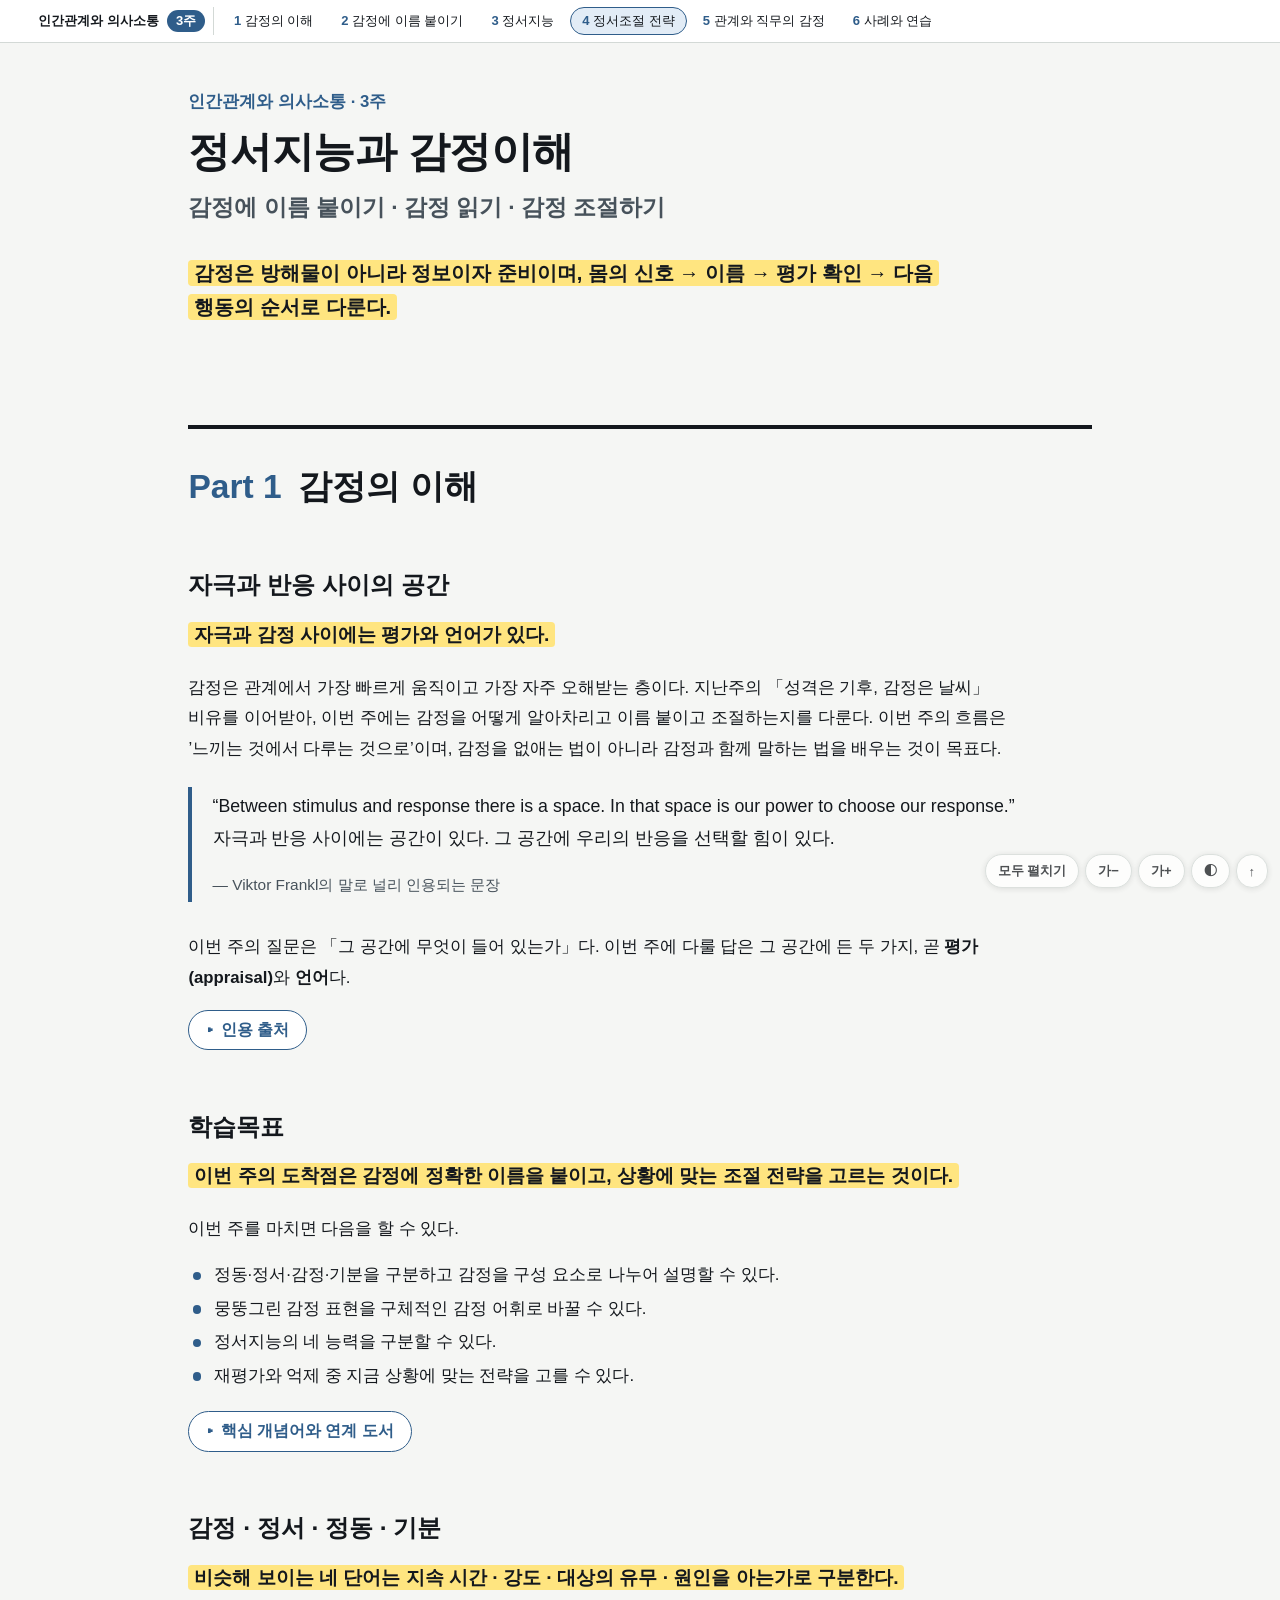
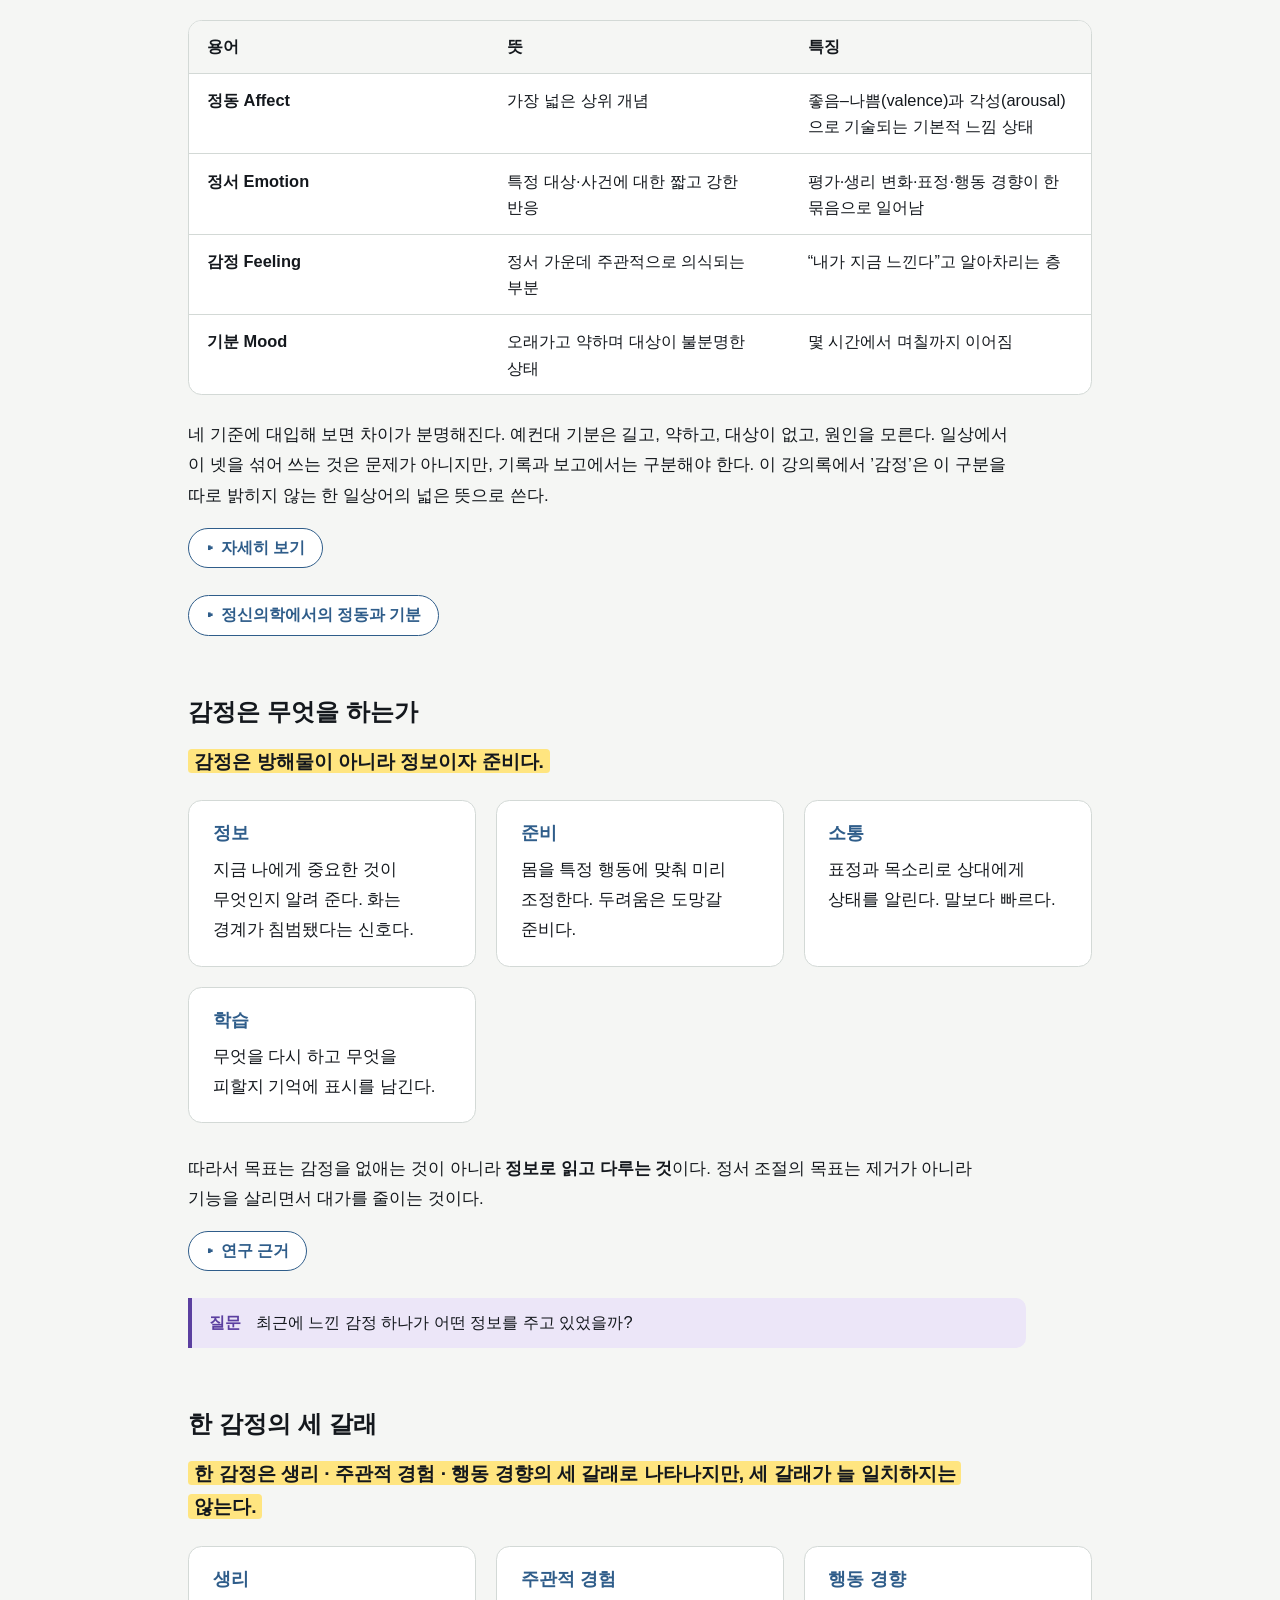
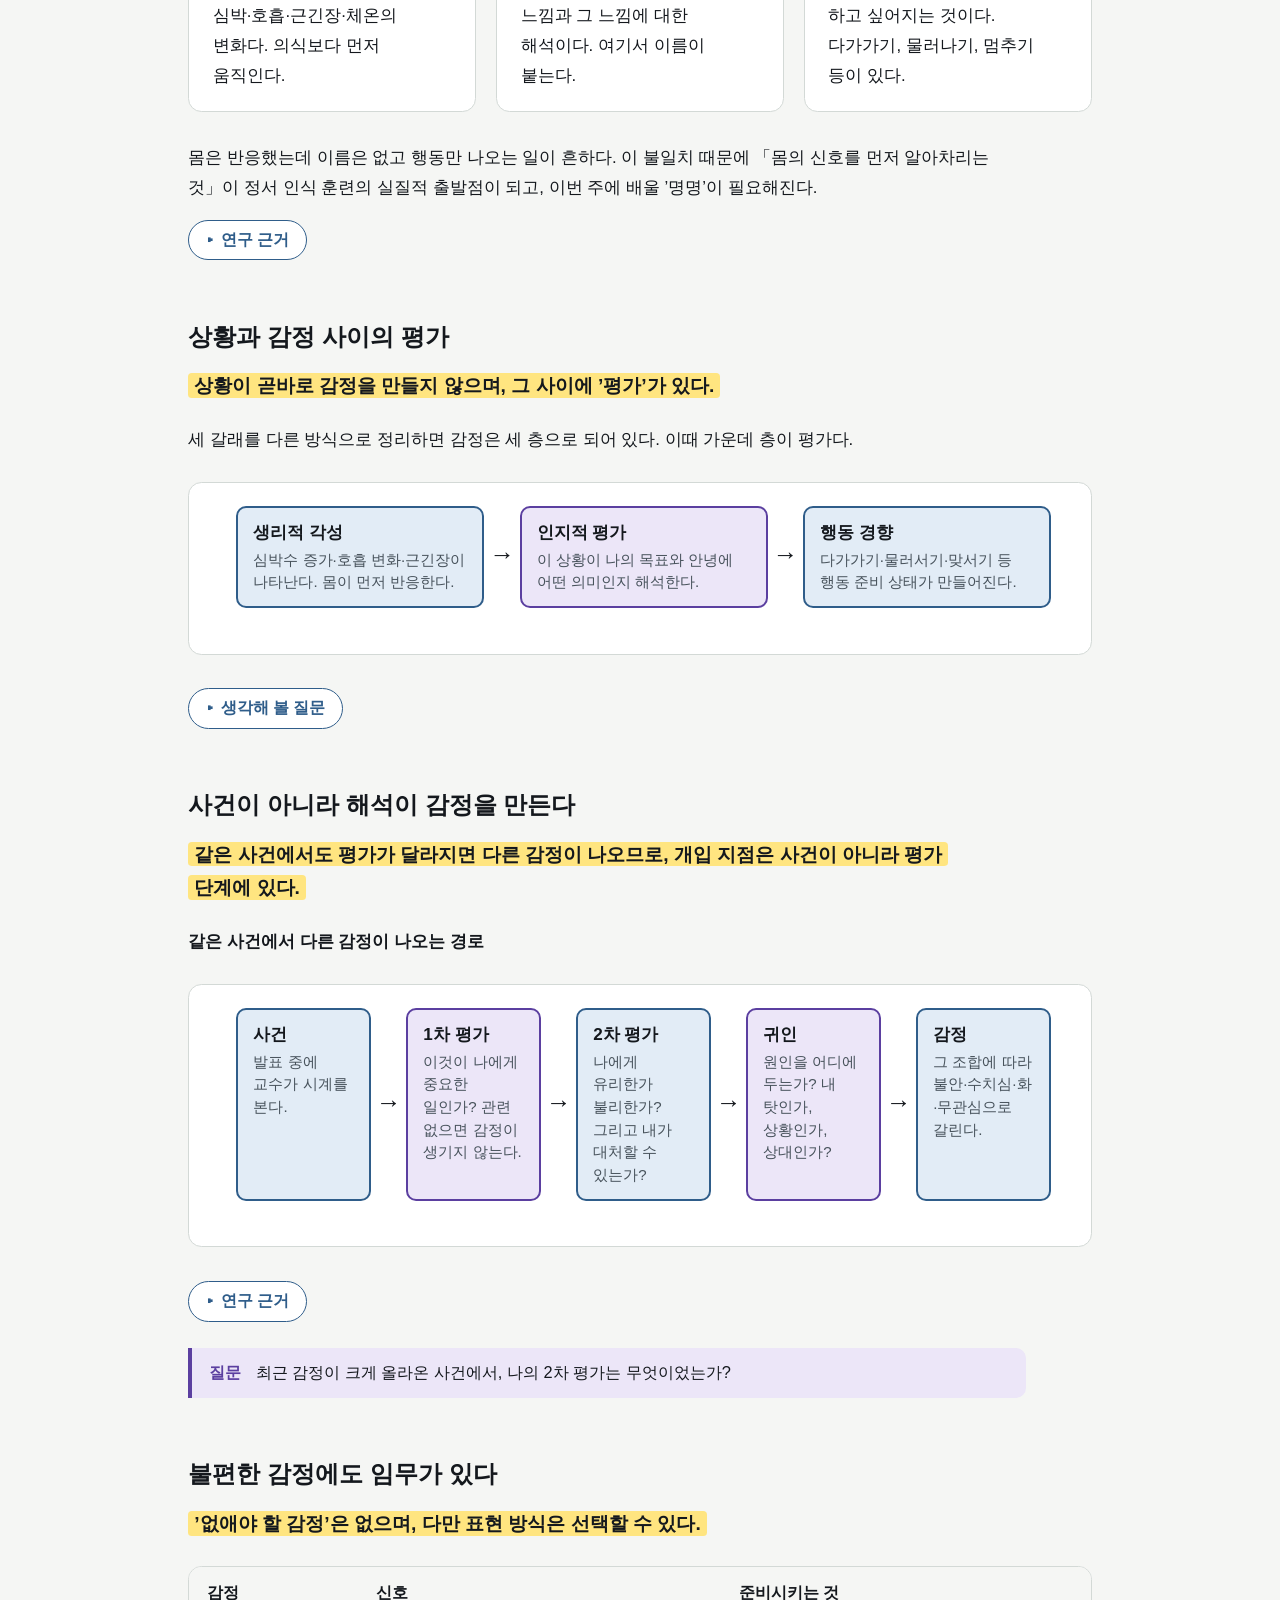
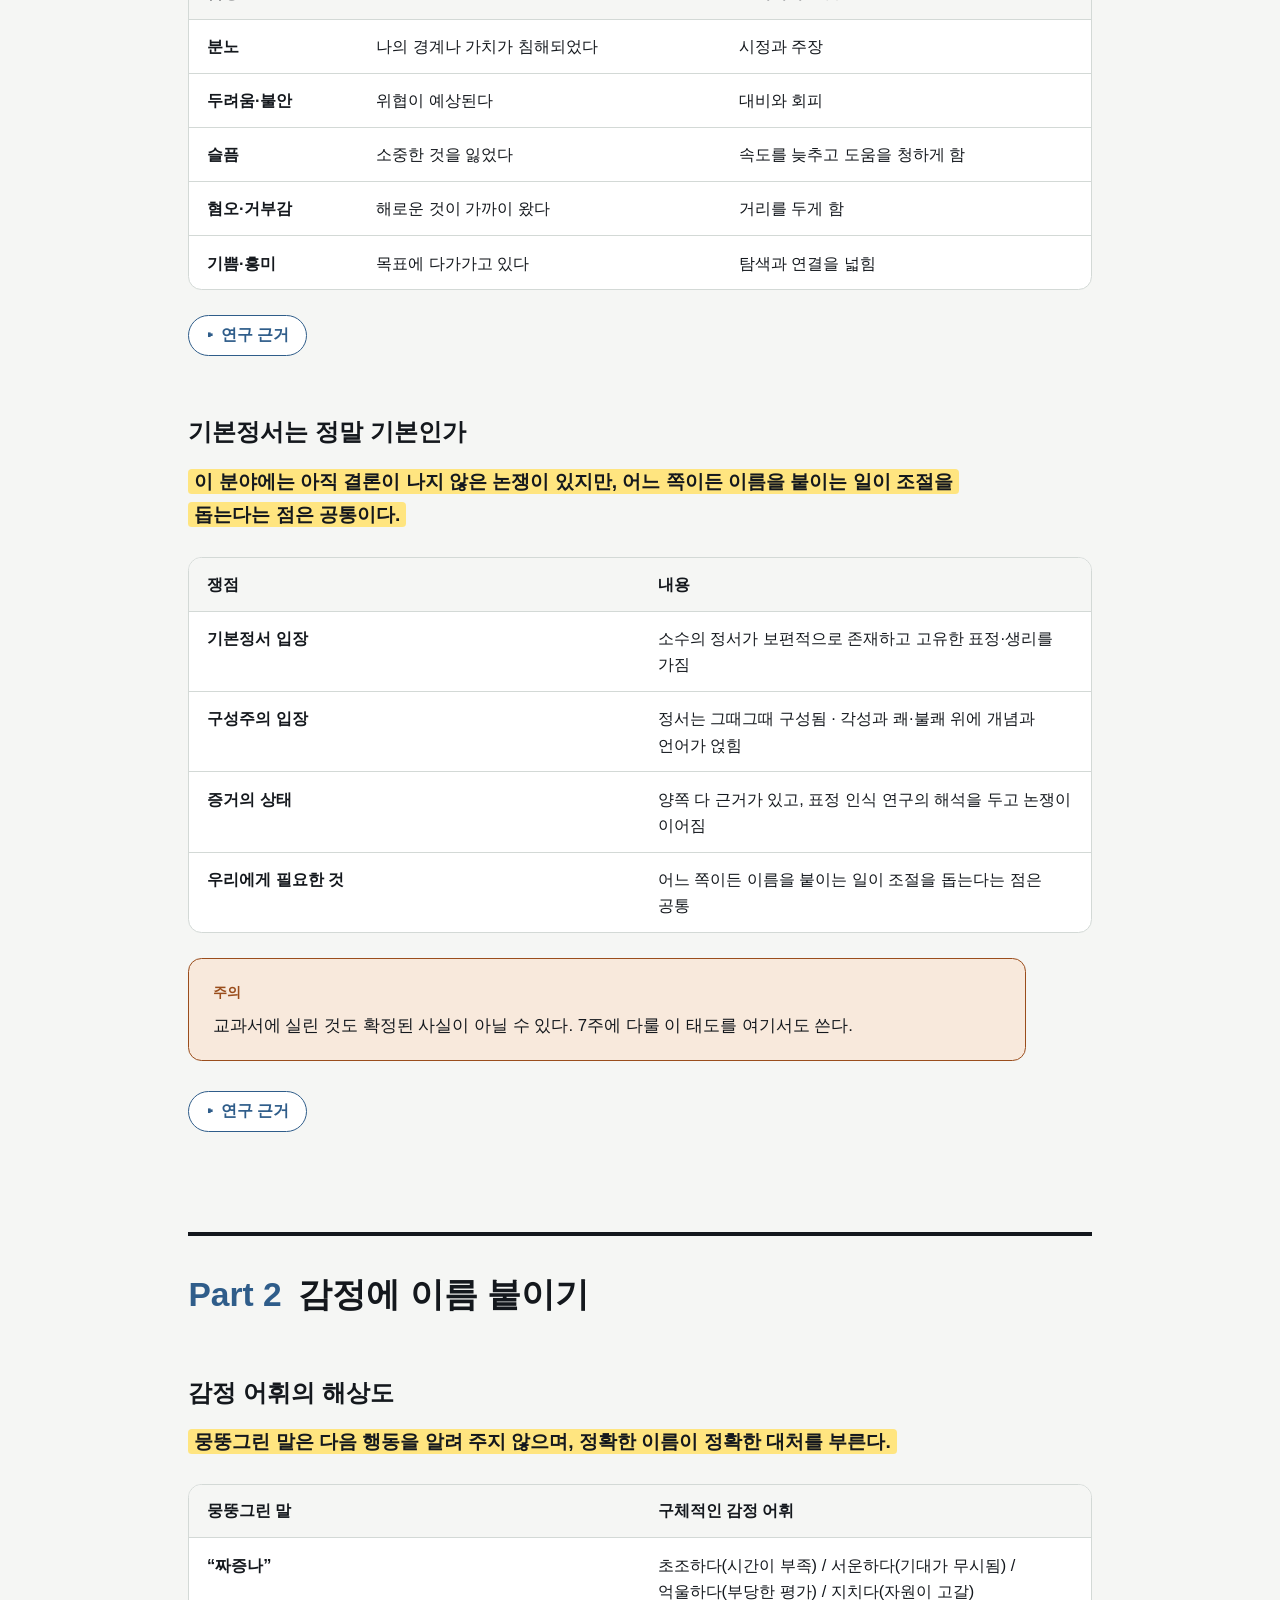
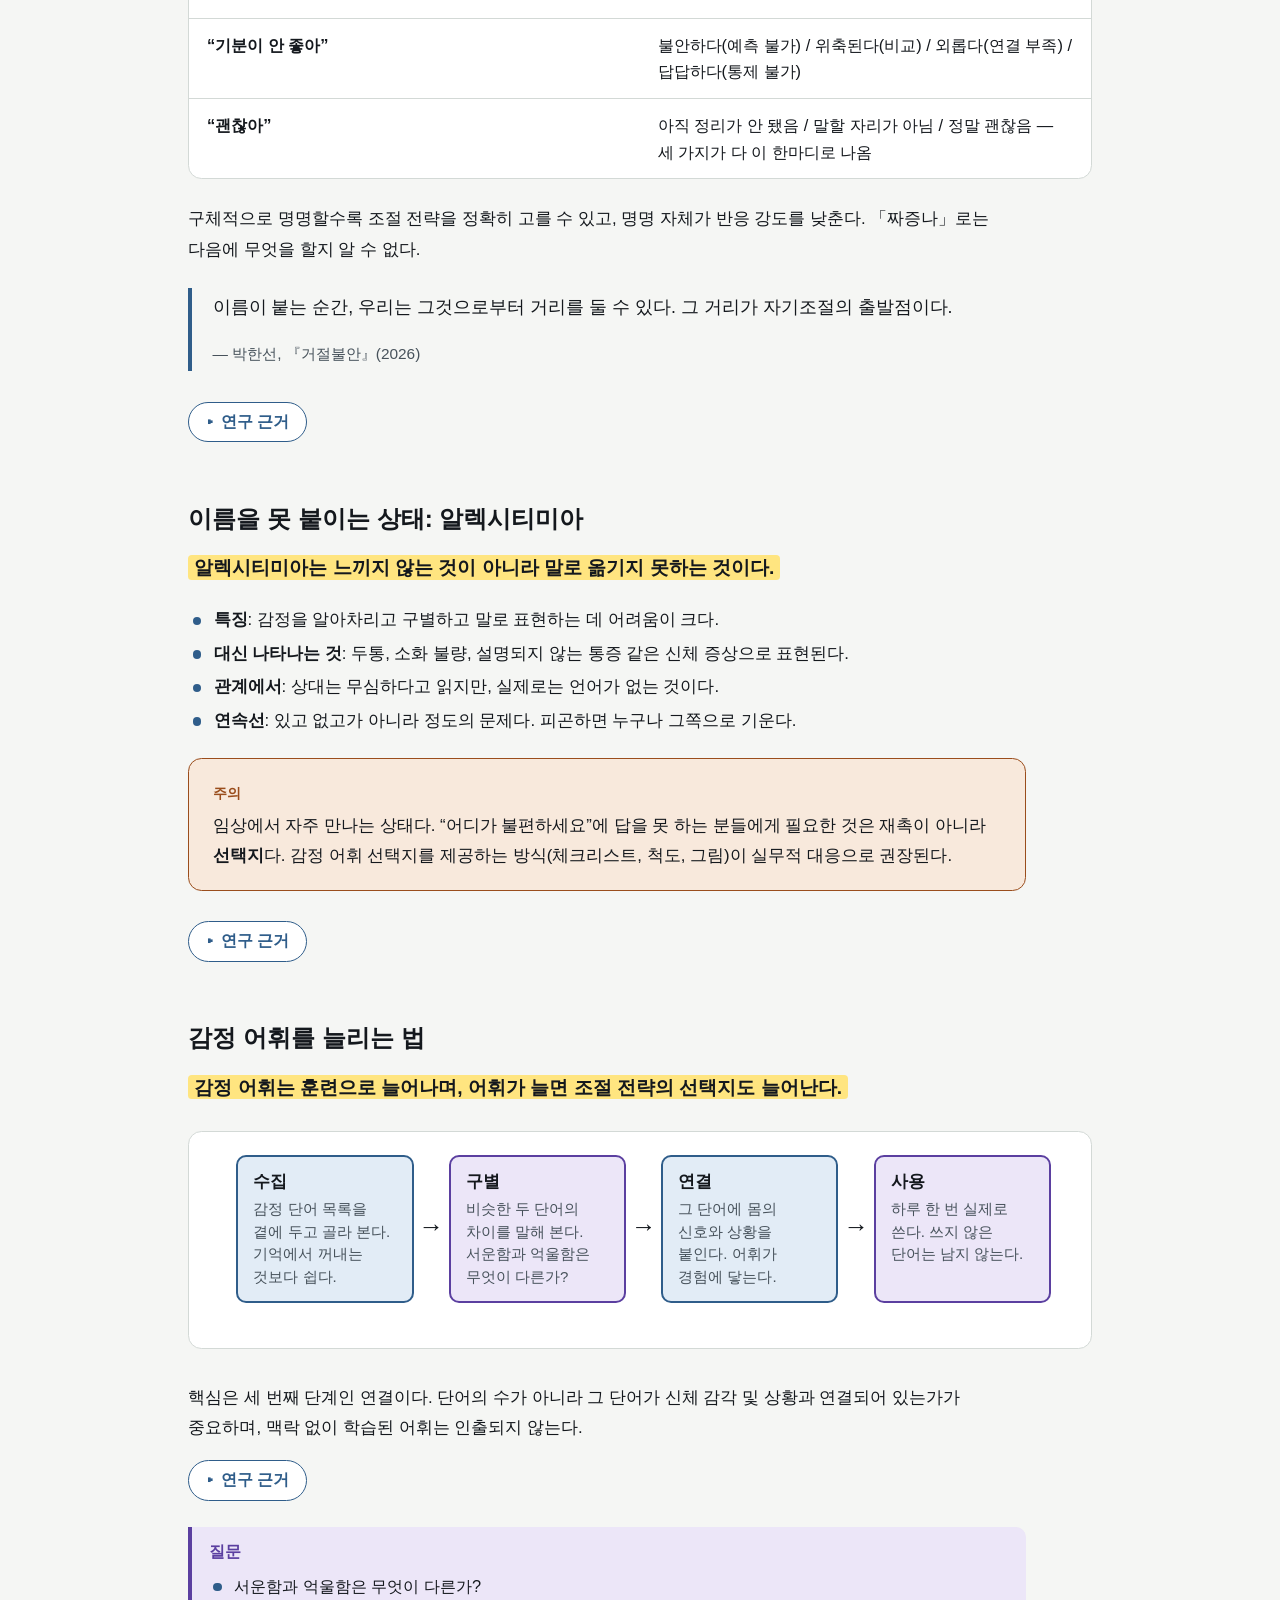
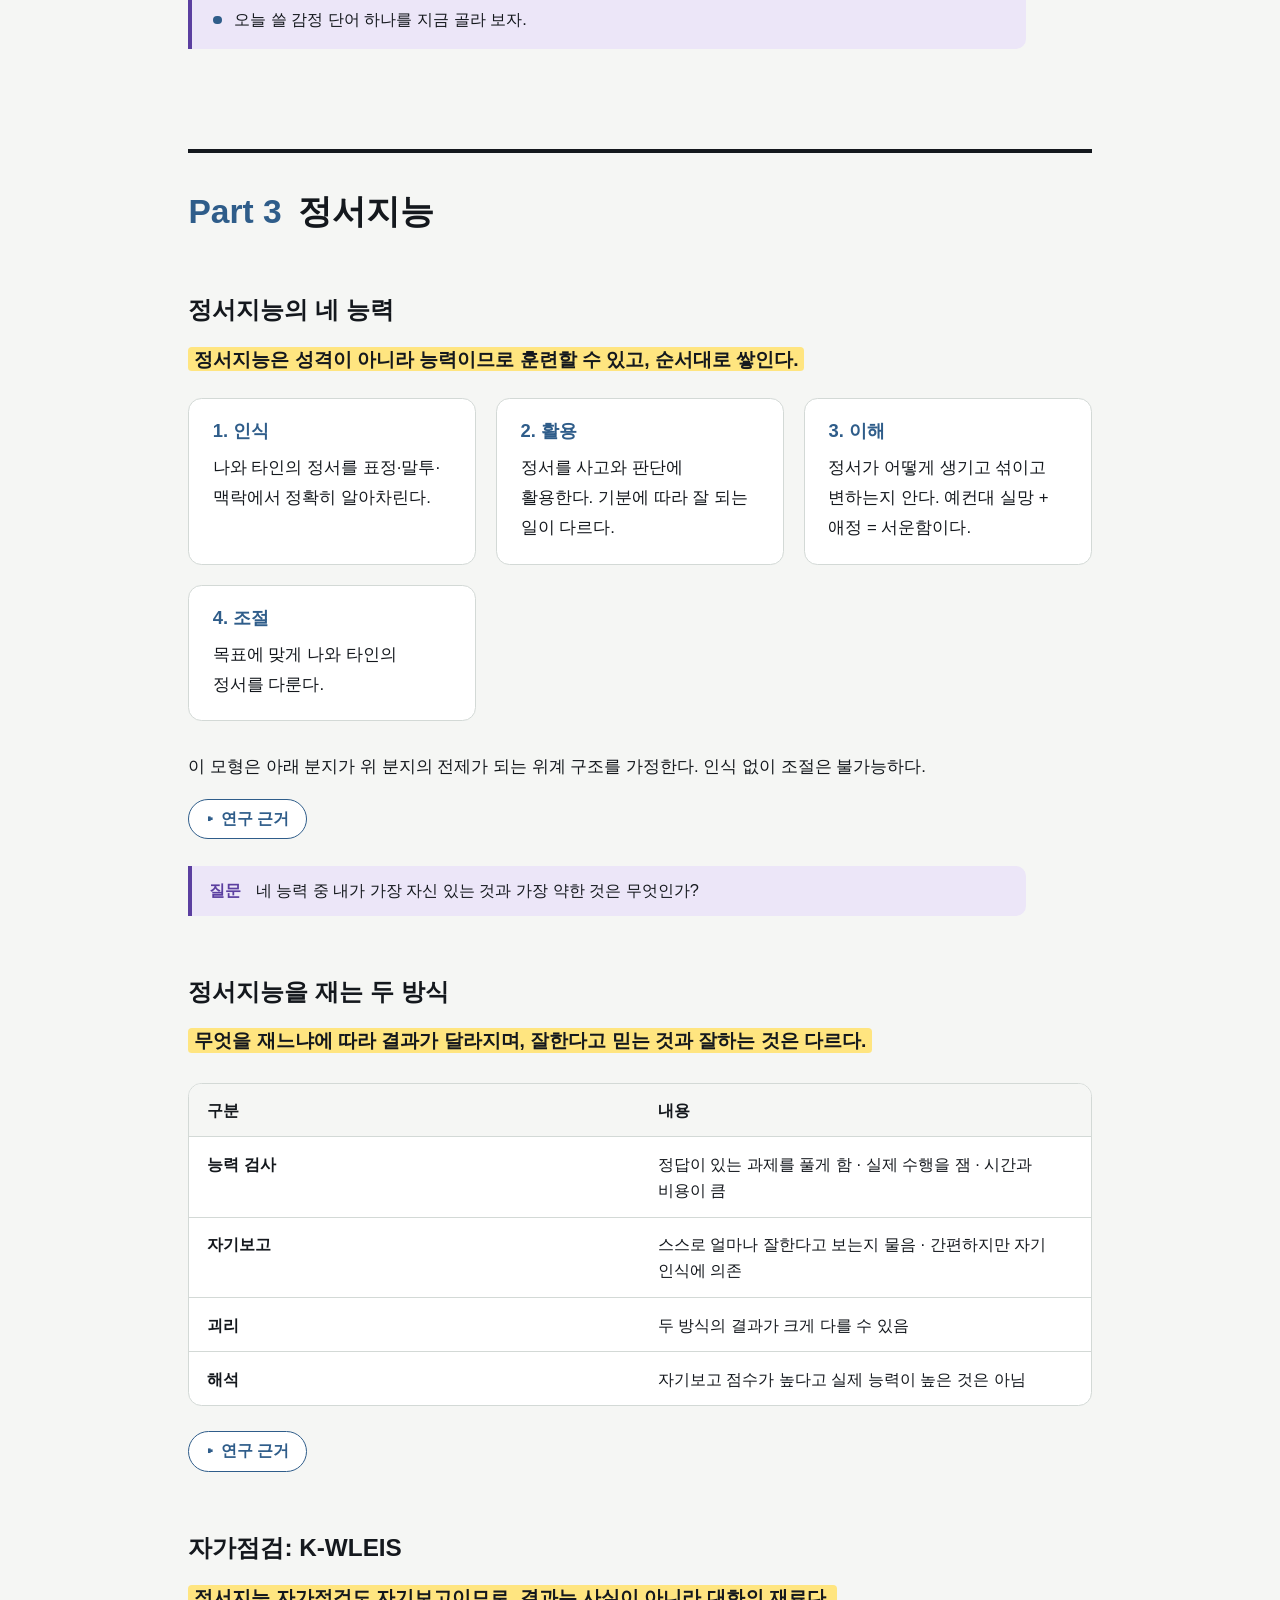
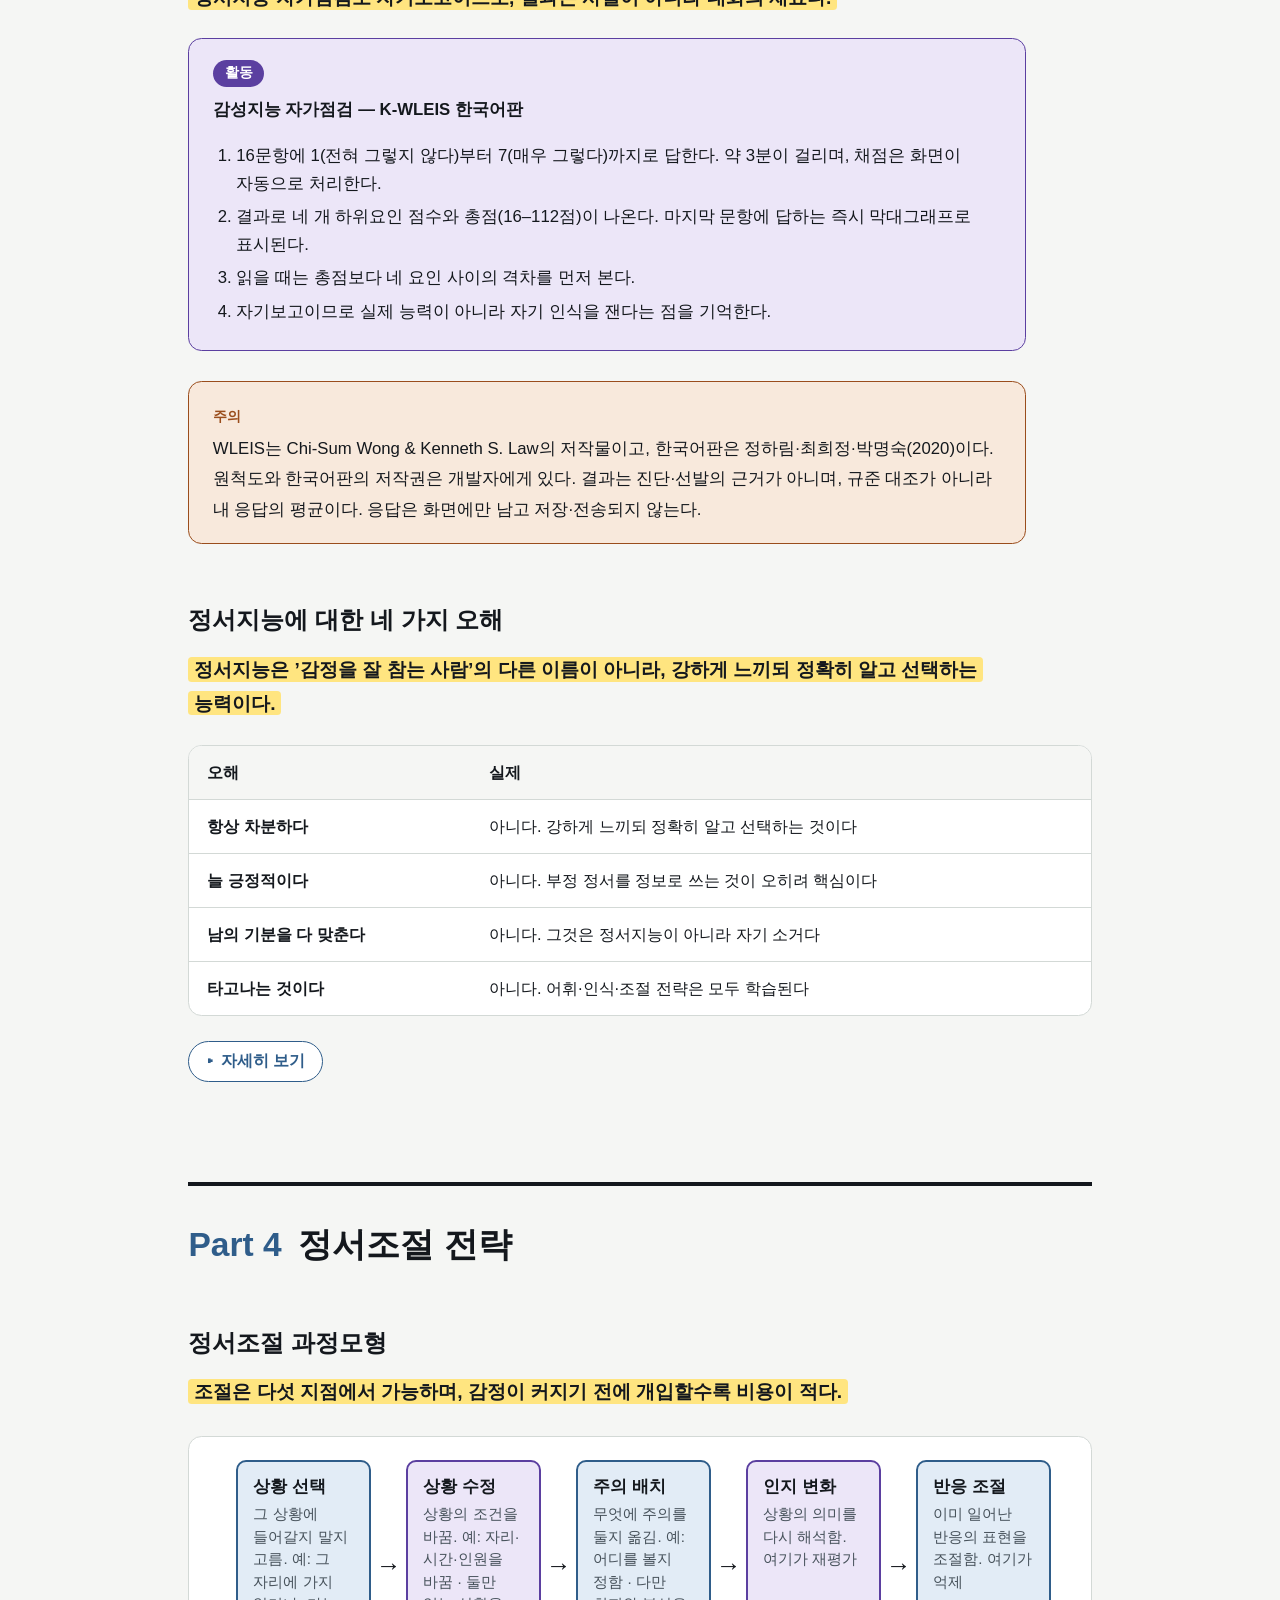
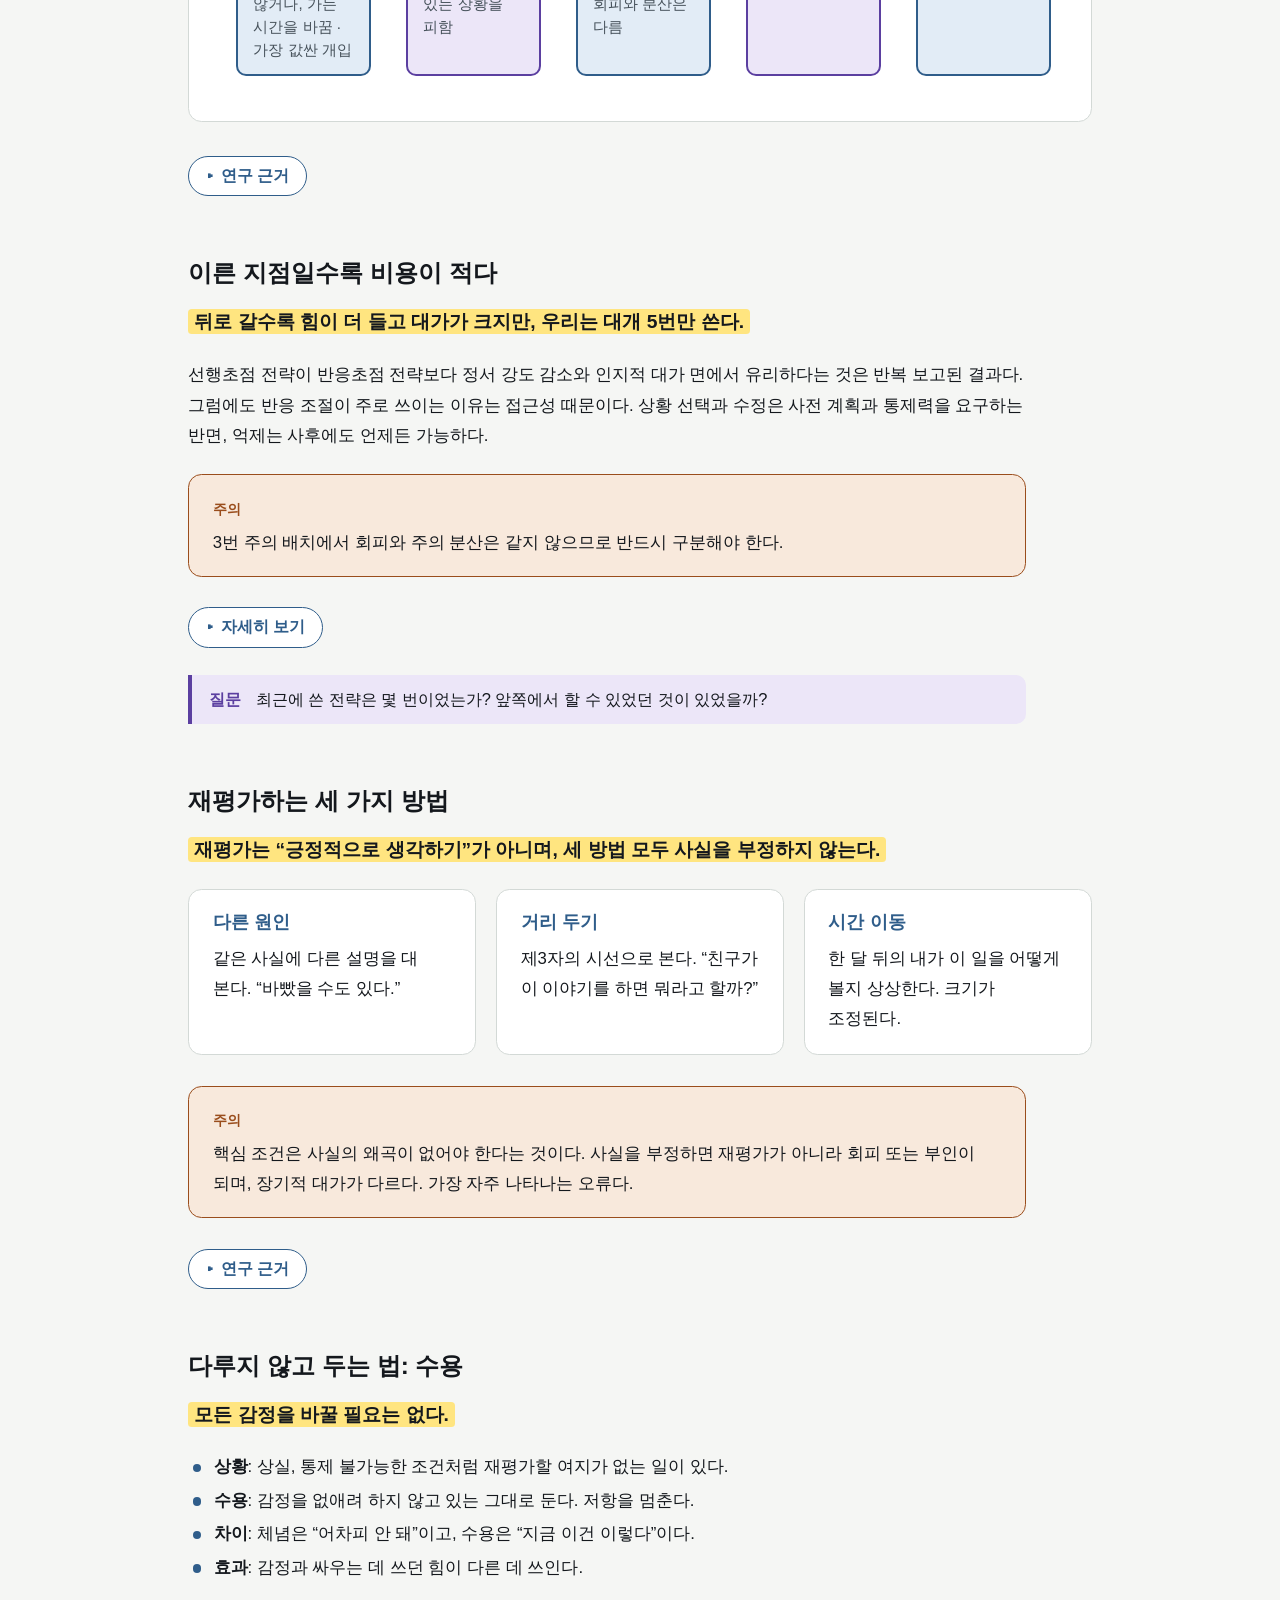
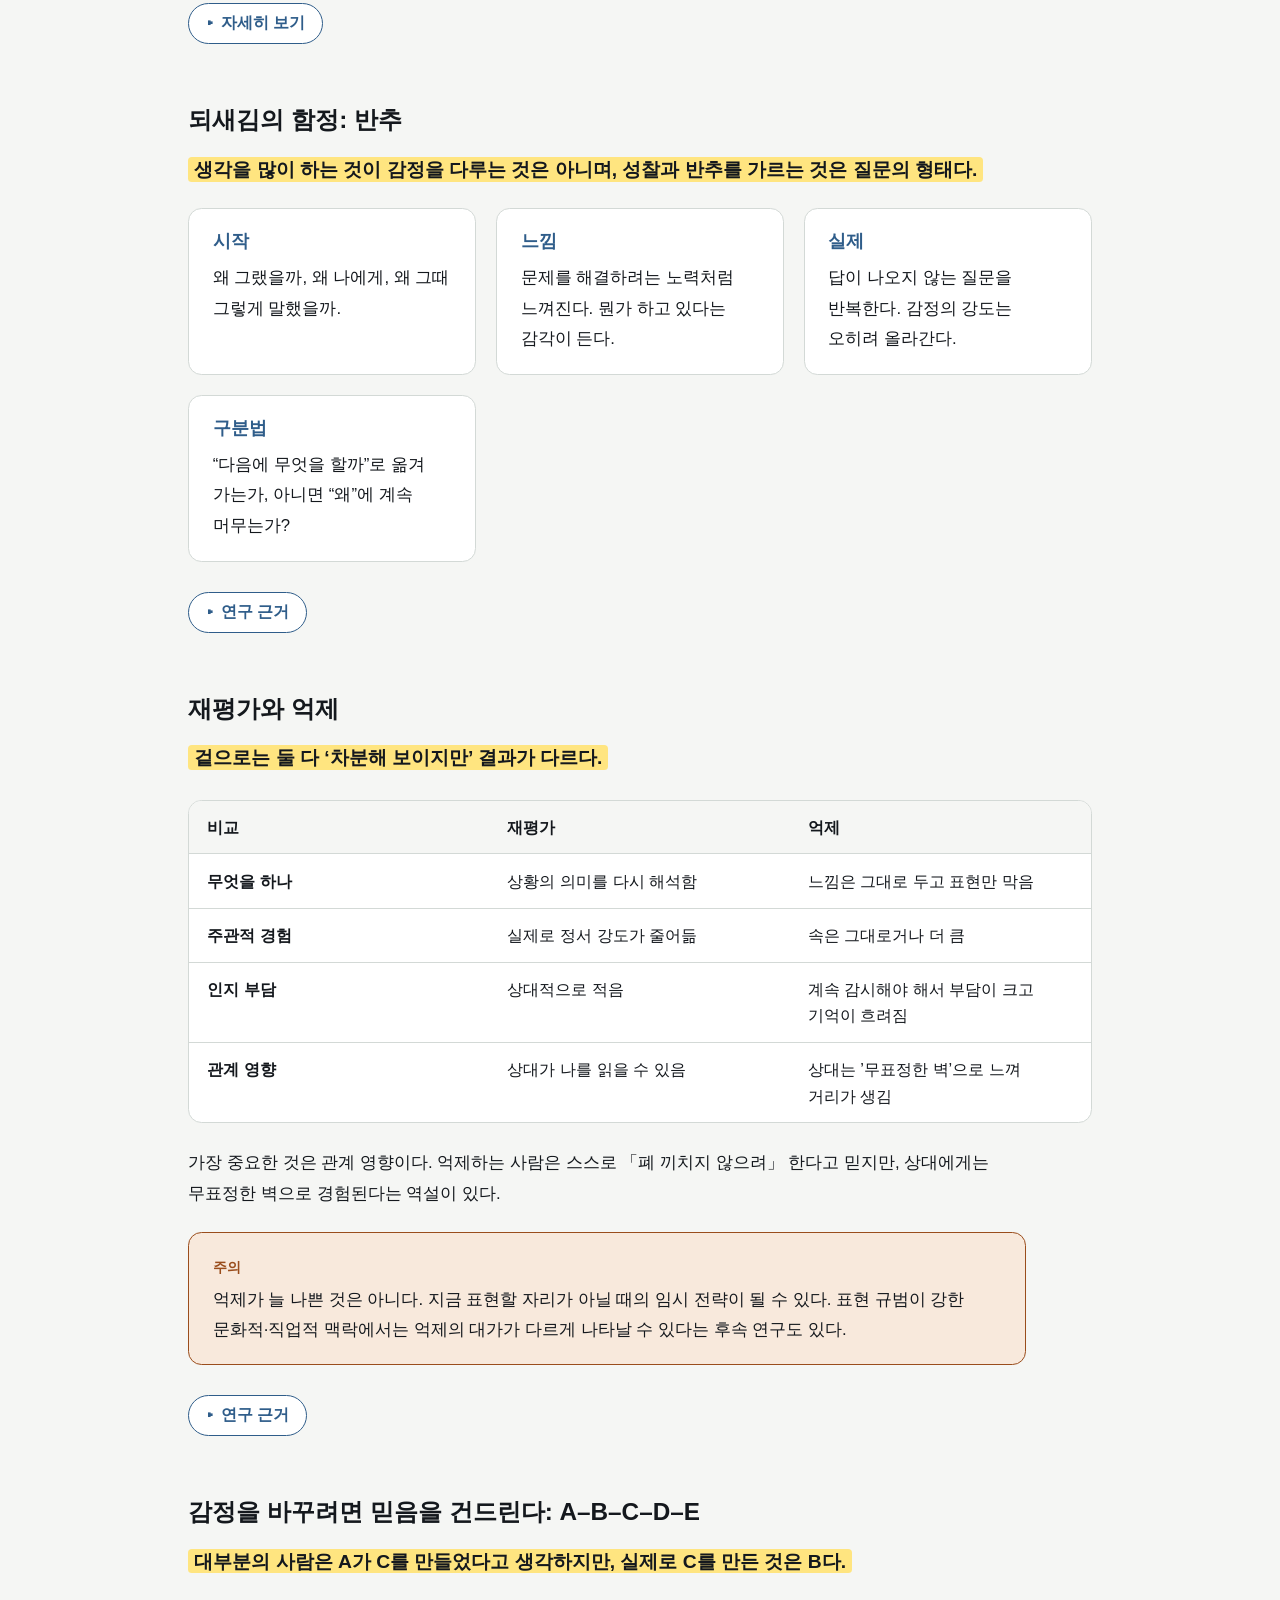
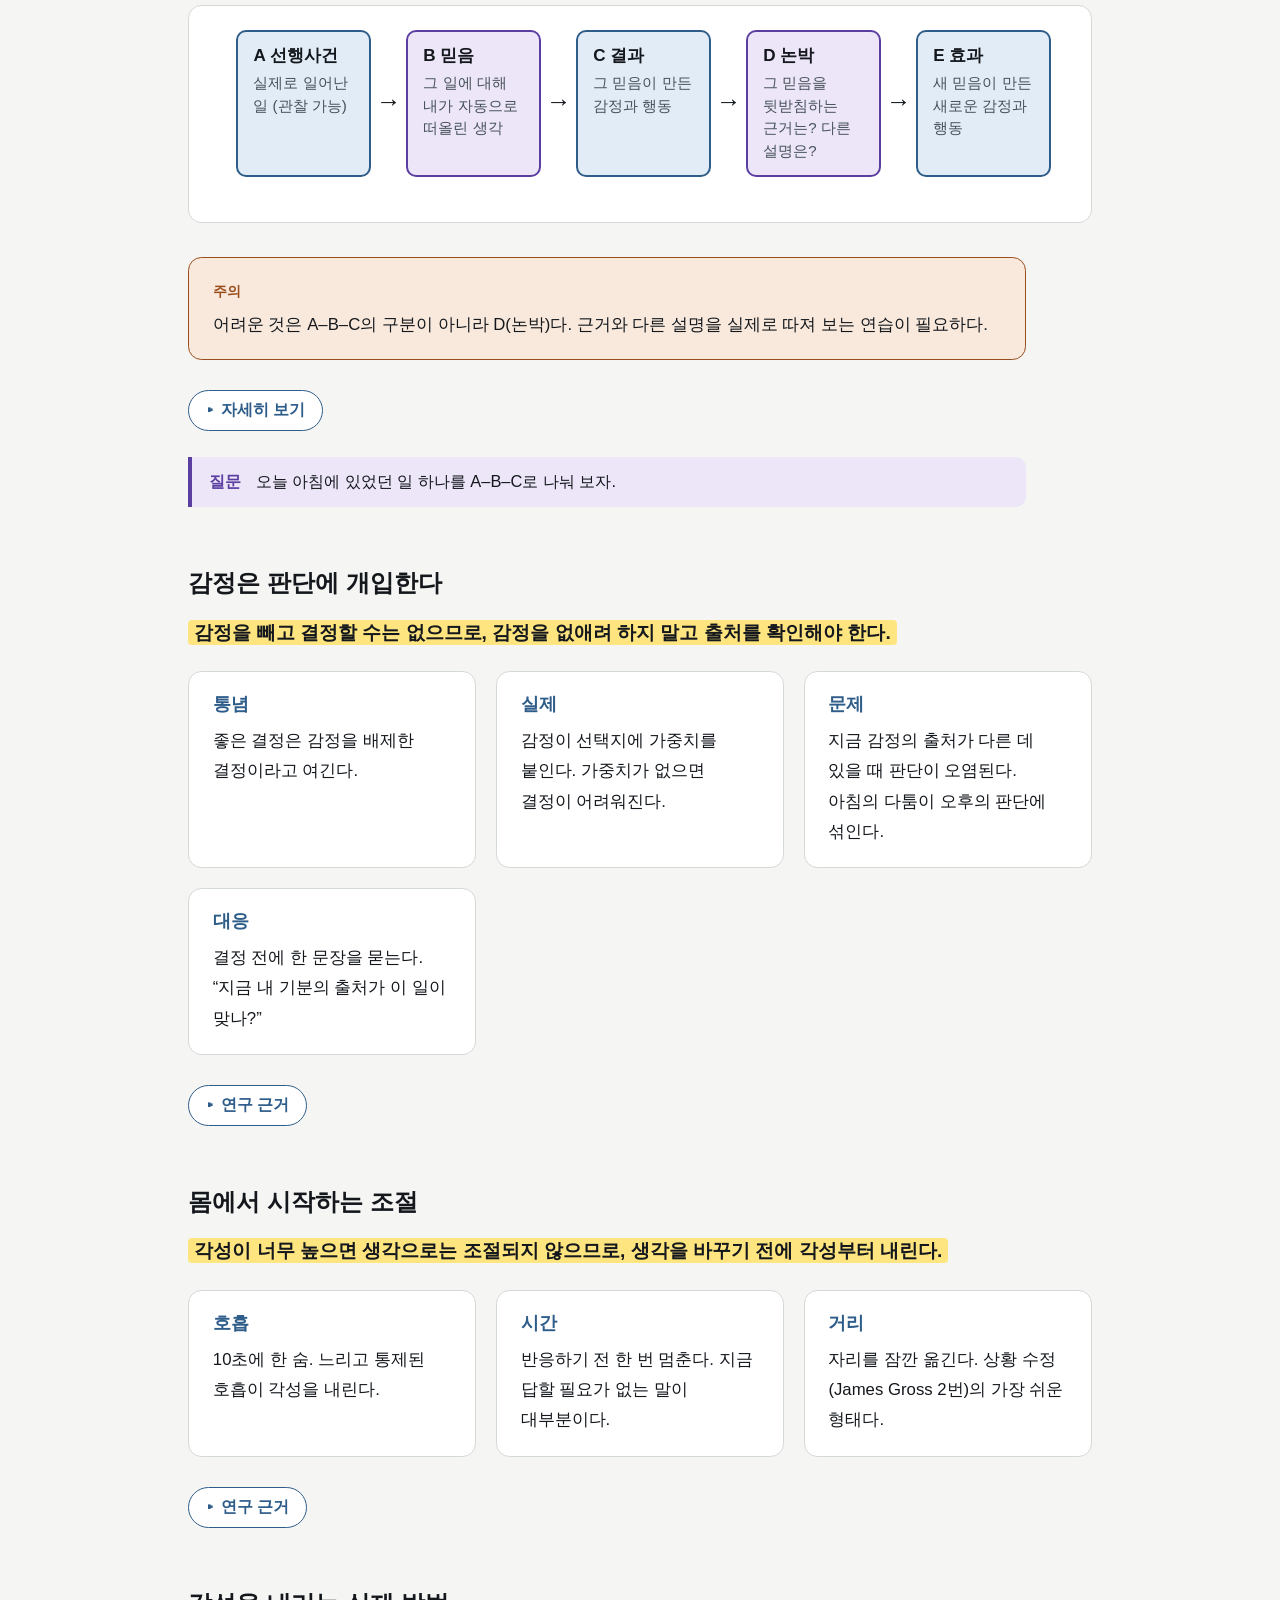
<file: docs/week03.html>
<!doctype html>
<html lang="ko">
<head>
<meta charset="utf-8">
<meta name="viewport" content="width=device-width, initial-scale=1, viewport-fit=cover">
<title>3주 정서지능과 감정이해 · 인간관계와 의사소통</title>
<link rel="stylesheet" href="assets/style.css?v=20261128173144">
<script>
(function (r) {
  try {
    var s = window.localStorage, t = s.getItem("hrc-theme"), z = parseFloat(s.getItem("hrc-zoom"));
    if (t === "light" || t === "dark") r.setAttribute("data-theme", t);
    if (z >= 0.8 && z <= 1.6) r.style.setProperty("--zoom", String(z));
  } catch (e) {}
})(document.documentElement);
</script>
</head>
<body>
<nav class="bar" aria-label="이 장의 차례">
  <div class="bar-in">
    <a class="brand" href="index.html">인간관계와 의사소통</a>
    <span class="wk">3주</span>
    <div class="tabs"><ul>
<li><a href="#감정의-이해" id="toc-감정의-이해">감정의 이해</a></li>
<li><a href="#감정에-이름-붙이기" id="toc-감정에-이름-붙이기">감정에
이름 붙이기</a></li>
<li><a href="#정서지능" id="toc-정서지능">정서지능</a></li>
<li><a href="#정서조절-전략" id="toc-정서조절-전략">정서조절
전략</a></li>
<li><a href="#관계와-직무의-감정" id="toc-관계와-직무의-감정">관계와
직무의 감정</a></li>
<li><a href="#사례와-연습" id="toc-사례와-연습">사례와 연습</a></li>
</ul></div>
  </div>
</nav>

<main class="wrap">
<header class="head" id="top">
  <p class="eyebrow">인간관계와 의사소통 · 3주</p>
  <h1>정서지능과 감정이해</h1>
  <p class="sub">감정에 이름 붙이기 · 감정 읽기 · 감정 조절하기</p>
  <p class="key"><mark>감정은 방해물이 아니라 정보이자 준비이며, 몸의
신호 → 이름 → 평가 확인 → 다음 행동의 순서로 다룬다.</mark></p>
</header>

<section id="감정의-이해" class="level2">
<h2>감정의 이해</h2>
<section id="자극과-반응-사이의-공간" class="level3">
<h3>자극과 반응 사이의 공간</h3>
<div class="lead">
<p>자극과 감정 사이에는 평가와 언어가 있다.</p>
</div>
<p>감정은 관계에서 가장 빠르게 움직이고 가장 자주 오해받는 층이다.
지난주의 「성격은 기후, 감정은 날씨」 비유를 이어받아, 이번 주에는
감정을 어떻게 알아차리고 이름 붙이고 조절하는지를 다룬다. 이번 주의
흐름은 ’느끼는 것에서 다루는 것으로’이며, 감정을 없애는 법이 아니라
감정과 함께 말하는 법을 배우는 것이 목표다.</p>
<div class="quote">
<p>“Between stimulus and response there is a space. In that space is our
power to choose our response.” 자극과 반응 사이에는 공간이 있다. 그
공간에 우리의 반응을 선택할 힘이 있다.</p>
<p>— Viktor Frankl의 말로 널리 인용되는 문장</p>
</div>
<p>이번 주의 질문은 「그 공간에 무엇이 들어 있는가」다. 이번 주에 다룰
답은 그 공간에 든 두 가지, 곧 <strong>평가(appraisal)</strong>와
<strong>언어</strong>다.</p>
<details class="more"><summary>인용 출처</summary><div class="more-body">
<p>이 인용은 Viktor Frankl의 저작에서 원문이 확인되지 않으며, Stephen
Covey 등을 거쳐 확산된 것으로 알려져 있다. 널리 쓰이지만 출처가 불확실한
인용의 대표 사례이며, 출처를 따지는 태도 자체가 이 과목의 학습 내용이다.
다만 내용은 평가이론(appraisal theory)의 핵심 주장, 즉 자극과 정서
사이에 인지적 평가가 매개한다는 주장과 일치한다.</p>
<ul>
<li>최근 같은 상황에서 나와 친구의 감정 반응이 확연히 달랐던 적이
있는가?</li>
</ul>
</div></details>
</section>
<section id="학습목표" class="level3">
<h3>학습목표</h3>
<div class="lead">
<p>이번 주의 도착점은 감정에 정확한 이름을 붙이고, 상황에 맞는 조절
전략을 고르는 것이다.</p>
</div>
<p>이번 주를 마치면 다음을 할 수 있다.</p>
<ul>
<li>정동·정서·감정·기분을 구분하고 감정을 구성 요소로 나누어 설명할 수
있다.</li>
<li>뭉뚱그린 감정 표현을 구체적인 감정 어휘로 바꿀 수 있다.</li>
<li>정서지능의 네 능력을 구분할 수 있다.</li>
<li>재평가와 억제 중 지금 상황에 맞는 전략을 고를 수 있다.</li>
</ul>
<details class="more"><summary>핵심 개념어와 연계 도서</summary><div class="more-body">
<p>전반부는 용어와 감정의 작동 방식, 후반부는 정서지능과 조절 전략을
다룬다.</p>
<p>핵심 개념어는 정동(affect), 정서(emotion), 감정(feeling), 기분(mood),
정신상태검사(MSE) 용법, 인지적 평가(appraisal), 감정 입자도(emotional
granularity), 감정 명명(affect labeling), 정서지능
4요인(인식·활용·이해·조절), 정서조절 과정모형, A–B–C–D–E 모형, 인지적
재평가(reappraisal), 표현 억제(suppression), 감정노동(emotional
labor)이다.</p>
<p>연계 도서로 홍순범(2026)의 『타인이라는 세계』(다산초당)가 있다.
3장에서 감정이 해석되는 과정을 뇌과학으로 풀어 놓았으며, 이번 주의 감정
명명·평가 확인과 이어진다.</p>
</div></details>
</section>
<section id="감정-정서-정동-기분" class="level3">
<h3>감정 · 정서 · 정동 · 기분</h3>
<div class="lead">
<p>비슷해 보이는 네 단어는 지속 시간 · 강도 · 대상의 유무 · 원인을
아는가로 구분한다.</p>
</div>
<div class="tbl">
<table>
<colgroup>
<col style="width: 33%" />
<col style="width: 33%" />
<col style="width: 33%" />
</colgroup>
<thead>
<tr>
<th>용어</th>
<th>뜻</th>
<th>특징</th>
</tr>
</thead>
<tbody>
<tr>
<td><strong>정동 Affect</strong></td>
<td>가장 넓은 상위 개념</td>
<td>좋음–나쁨(valence)과 각성(arousal)으로 기술되는 기본적 느낌
상태</td>
</tr>
<tr>
<td><strong>정서 Emotion</strong></td>
<td>특정 대상·사건에 대한 짧고 강한 반응</td>
<td>평가·생리 변화·표정·행동 경향이 한 묶음으로 일어남</td>
</tr>
<tr>
<td><strong>감정 Feeling</strong></td>
<td>정서 가운데 주관적으로 의식되는 부분</td>
<td>“내가 지금 느낀다”고 알아차리는 층</td>
</tr>
<tr>
<td><strong>기분 Mood</strong></td>
<td>오래가고 약하며 대상이 불분명한 상태</td>
<td>몇 시간에서 며칠까지 이어짐</td>
</tr>
</tbody>
</table>
</div>
<p>네 기준에 대입해 보면 차이가 분명해진다. 예컨대 기분은 길고, 약하고,
대상이 없고, 원인을 모른다. 일상에서 이 넷을 섞어 쓰는 것은 문제가
아니지만, 기록과 보고에서는 구분해야 한다. 이 강의록에서 ’감정’은 이
구분을 따로 밝히지 않는 한 일상어의 넓은 뜻으로 쓴다.</p>
<details class="more"><summary>자세히 보기</summary><div class="more-body">
<p>정동은 쾌–불쾌(valence)와 각성(arousal)의 두 차원으로 기술되는 가장
기본적인 느낌 상태이며, 이를 핵심정동(core affect)이라 부른다. James
Russell의 원형 모형(circumplex model)이 표준적 도식이다. 정서는
평가·생리 변화·표현·행동 경향이 한 묶음으로 조직된 에피소드이고, 감정은
그 에피소드 중 의식적으로 접근 가능한 주관적 성분이다.</p>
<p>영어 emotion은 우리말로 정서, 감정, 감성 등으로 옮겨지기도 한다.</p>
<p>이 구분은 학문 분야마다 엄밀하게 지켜지지 않으며, 특히 정신의학의
용법은 별도다. 4학년 정신간호학에서 같은 단어를 다른 뜻으로 쓰므로
용어를 미리 정리해 둔다.</p>
<ul>
<li>지금 나의 상태는 정서에 가까운가, 기분에 가까운가? 무엇을 보고
그렇게 판단했는가?</li>
</ul>
</div></details>
<details class="more"><summary>정신의학에서의 정동과 기분</summary><div class="more-body">
<p>정신상태검사에서는 정동과 기분을 ’누가 판단하는가’로 나눈다.</p>
<div class="tbl">
<table>
<colgroup>
<col style="width: 33%" />
<col style="width: 33%" />
<col style="width: 33%" />
</colgroup>
<thead>
<tr>
<th>구분</th>
<th>정동 Affect</th>
<th>기분 Mood</th>
</tr>
</thead>
<tbody>
<tr>
<td>성격</td>
<td><strong>관찰되는 것</strong></td>
<td><strong>보고되는 것</strong></td>
</tr>
<tr>
<td>판단 주체</td>
<td>면담하는 동안 겉으로 드러나는 정서 표현을 평가자가 기술</td>
<td>지속되는 정서 상태를 본인이 진술 (“요즘 계속 가라앉아요”)</td>
</tr>
<tr>
<td>기술하는 말</td>
<td>범위(충만–제한–둔마–무딤) · 반응성 · 안정성(불안정 labile) ·
기분과의 일치 여부</td>
<td>우울 · 고양 · 불안 · 과민 · 무감동 — 지속 기간과 함께 적음</td>
</tr>
</tbody>
</table>
</div>
<div class="note">
<p>심리학의 용법(정동이 상위 개념)과 정신의학의 용법(정동이 관찰 소견)은
정반대에 가깝다. 이 점이 혼동의 주된 원인이므로, 같은 단어를 만나면 어느
용법인지 먼저 확인한다.</p>
</div>
<p>정신상태검사(Mental Status Examination, MSE)에서 정동은
범위(full–constricted–blunted–flat), 반응성, 안정성(labile 여부), 그리고
기분과의 일치 여부(mood-congruent/incongruent)로 기술한다. 흔히 쓰는
비유는 <strong>기분은 기후, 정동은 날씨</strong>이며, 4학년
정신간호학에서 이 정의로 다시 배운다.</p>
<ul>
<li>차트에 “정동과 기분이 불일치함”이라고 적혀 있다면, 그것은 무엇을
관찰했다는 뜻일까?</li>
</ul>
</div></details>
</section>
<section id="감정은-무엇을-하는가" class="level3">
<h3>감정은 무엇을 하는가</h3>
<div class="lead">
<p>감정은 방해물이 아니라 정보이자 준비다.</p>
</div>
<div class="cards">
<section id="정보" class="level4 card">
<h4>정보</h4>
<p>지금 나에게 중요한 것이 무엇인지 알려 준다. 화는 경계가 침범됐다는
신호다.</p>
</section>
<section id="준비" class="level4 card">
<h4>준비</h4>
<p>몸을 특정 행동에 맞춰 미리 조정한다. 두려움은 도망갈 준비다.</p>
</section>
<section id="소통" class="level4 card">
<h4>소통</h4>
<p>표정과 목소리로 상대에게 상태를 알린다. 말보다 빠르다.</p>
</section>
<section id="학습" class="level4 card">
<h4>학습</h4>
<p>무엇을 다시 하고 무엇을 피할지 기억에 표시를 남긴다.</p>
</section>
</div>
<p>따라서 목표는 감정을 없애는 것이 아니라 <strong>정보로 읽고 다루는
것</strong>이다. 정서 조절의 목표는 제거가 아니라 기능을 살리면서 대가를
줄이는 것이다.</p>
<details class="more"><summary>연구 근거</summary><div class="more-body">
<p>정서의 기능주의(functionalist) 관점은 정서를 개체의 목표 및 환경
요구에 대한 적응적 반응으로 보며, Dacher Keltner &amp; James Gross
(1999)의 정리가 대표적이다. 정서는 개인 내 수준에서 행동을 준비시키고,
대인 수준에서 사회적 신호를 전달하며, 집단 수준에서는 규범 유지 기능을
한다.</p>
</div></details>
<div class="question">
<p>최근에 느낀 감정 하나가 어떤 정보를 주고 있었을까?</p>
</div>
</section>
<section id="한-감정의-세-갈래" class="level3">
<h3>한 감정의 세 갈래</h3>
<div class="lead">
<p>한 감정은 생리 · 주관적 경험 · 행동 경향의 세 갈래로 나타나지만, 세
갈래가 늘 일치하지는 않는다.</p>
</div>
<div class="cards">
<section id="생리" class="level4 card">
<h4>생리</h4>
<p>심박·호흡·근긴장·체온의 변화다. 의식보다 먼저 움직인다.</p>
</section>
<section id="주관적-경험" class="level4 card">
<h4>주관적 경험</h4>
<p>느낌과 그 느낌에 대한 해석이다. 여기서 이름이 붙는다.</p>
</section>
<section id="행동-경향" class="level4 card">
<h4>행동 경향</h4>
<p>하고 싶어지는 것이다. 다가가기, 물러나기, 멈추기 등이 있다.</p>
</section>
</div>
<p>몸은 반응했는데 이름은 없고 행동만 나오는 일이 흔하다. 이 불일치
때문에 「몸의 신호를 먼저 알아차리는 것」이 정서 인식 훈련의 실질적
출발점이 되고, 이번 주에 배울 ’명명’이 필요해진다.</p>
<details class="more"><summary>연구 근거</summary><div class="more-body">
<p>정서를 여러 구성요소의 동기화(synchronization)로 보는 관점은 Klaus
Scherer (2005)의 구성요소 과정 모형(component process model)에 정리되어
있다. 그러나 세 성분의 상관은 흔히 낮게 보고되며, 이를 정서 반응의
비동기성(desynchrony) 또는 이완된 결합(loose coupling)이라 한다.</p>
</div></details>
</section>
<section id="상황과-감정-사이의-평가" class="level3">
<h3>상황과 감정 사이의 평가</h3>
<div class="lead">
<p>상황이 곧바로 감정을 만들지 않으며, 그 사이에 ’평가’가 있다.</p>
</div>
<p>세 갈래를 다른 방식으로 정리하면 감정은 세 층으로 되어 있다. 이때
가운데 층이 평가다.</p>
<figure class="fig"><ol class="flow">
<li class="node"><b>생리적 각성</b><span>심박수 증가·호흡 변화·근긴장이 나타난다. 몸이 먼저 반응한다.</span></li>
<li class="edge" aria-hidden="true"></li>
<li class="node"><b>인지적 평가</b><span>이 상황이 나의 목표와 안녕에 어떤 의미인지 해석한다.</span></li>
<li class="edge" aria-hidden="true"></li>
<li class="node"><b>행동 경향</b><span>다가가기·물러서기·맞서기 등 행동 준비 상태가 만들어진다.</span></li>
</ol>
</figure>
<details class="more"><summary>생각해 볼 질문</summary><div class="more-body">
<ul>
<li>몸이 먼저 반응했는데 나중에야 알아차린 적이 있는가? 손이 떨렸다거나,
목소리가 높아졌다거나.</li>
</ul>
</div></details>
</section>
<section id="사건이-아니라-해석이-감정을-만든다" class="level3">
<h3>사건이 아니라 해석이 감정을 만든다</h3>
<div class="lead">
<p>같은 사건에서도 평가가 달라지면 다른 감정이 나오므로, 개입 지점은
사건이 아니라 평가 단계에 있다.</p>
</div>
<p><strong>같은 사건에서 다른 감정이 나오는 경로</strong></p>
<figure class="fig"><ol class="flow">
<li class="node"><b>사건</b><span>발표 중에 교수가 시계를 본다.</span></li>
<li class="edge" aria-hidden="true"></li>
<li class="node"><b>1차 평가</b><span>이것이 나에게 중요한 일인가? 관련 없으면 감정이 생기지 않는다.</span></li>
<li class="edge" aria-hidden="true"></li>
<li class="node"><b>2차 평가</b><span>나에게 유리한가 불리한가? 그리고 내가 대처할 수 있는가?</span></li>
<li class="edge" aria-hidden="true"></li>
<li class="node"><b>귀인</b><span>원인을 어디에 두는가? 내 탓인가, 상황인가, 상대인가?</span></li>
<li class="edge" aria-hidden="true"></li>
<li class="node"><b>감정</b><span>그 조합에 따라 불안·수치심·화·무관심으로 갈린다.</span></li>
</ol>
</figure>
<details class="more"><summary>연구 근거</summary><div class="more-body">
<p>Richard Lazarus (1991)의 평가이론(appraisal theory)은 1차
평가(primary appraisal, 이 사건이 나의 안녕에 관련되는가)와 2차
평가(secondary appraisal, 내가 대처할 자원이 있는가)를 구분한다. 평가
차원의 조합이 어떤 정서가 발생할지를 결정한다. 예컨대 목표 좌절 + 타인
귀책 + 대처 가능은 분노로, 타인 귀책 + 대처 불가능은 무력감으로
간다.</p>
<p>이 모형의 실천적 함의는 정서 변화의 지렛대가 사건이 아니라 평가에
있다는 것이다. 인지행동치료와 James Gross의 인지 변화(cognitive change)
전략이 모두 여기에 근거하며, 이것이 이번 주 후반부 전체의 전제다.</p>
</div></details>
<div class="question">
<p>최근 감정이 크게 올라온 사건에서, 나의 2차 평가는 무엇이었는가?</p>
</div>
</section>
<section id="불편한-감정에도-임무가-있다" class="level3">
<h3>불편한 감정에도 임무가 있다</h3>
<div class="lead">
<p>’없애야 할 감정’은 없으며, 다만 표현 방식은 선택할 수 있다.</p>
</div>
<div class="tbl">
<table>
<thead>
<tr>
<th>감정</th>
<th>신호</th>
<th>준비시키는 것</th>
</tr>
</thead>
<tbody>
<tr>
<td><strong>분노</strong></td>
<td>나의 경계나 가치가 침해되었다</td>
<td>시정과 주장</td>
</tr>
<tr>
<td><strong>두려움·불안</strong></td>
<td>위협이 예상된다</td>
<td>대비와 회피</td>
</tr>
<tr>
<td><strong>슬픔</strong></td>
<td>소중한 것을 잃었다</td>
<td>속도를 늦추고 도움을 청하게 함</td>
</tr>
<tr>
<td><strong>혐오·거부감</strong></td>
<td>해로운 것이 가까이 왔다</td>
<td>거리를 두게 함</td>
</tr>
<tr>
<td><strong>기쁨·흥미</strong></td>
<td>목표에 다가가고 있다</td>
<td>탐색과 연결을 넓힘</td>
</tr>
</tbody>
</table>
</div>
<details class="more"><summary>연구 근거</summary><div class="more-body">
<p>Paul Ekman (1992)의 기본정서(basic emotions) 이론은 소수의 정서가
진화적 기반과 고유한 표정·생리 패턴을 가진다고 본다. 각 정서에 특유의
행동 경향(action tendency)이 대응한다는 것은 Nico Frijda의 정식화이며,
분노–제거, 두려움–회피, 슬픔–비활성화 및 도움 요청으로 기술된다.</p>
<ul>
<li>최근 느낀 분노를 신호로 읽는다면, 어떤 경계가 넘어간 것일까?</li>
</ul>
</div></details>
</section>
<section id="기본정서는-정말-기본인가" class="level3">
<h3>기본정서는 정말 기본인가</h3>
<div class="lead">
<p>이 분야에는 아직 결론이 나지 않은 논쟁이 있지만, 어느 쪽이든 이름을
붙이는 일이 조절을 돕는다는 점은 공통이다.</p>
</div>
<div class="tbl">
<table>
<colgroup>
<col style="width: 50%" />
<col style="width: 50%" />
</colgroup>
<thead>
<tr>
<th>쟁점</th>
<th>내용</th>
</tr>
</thead>
<tbody>
<tr>
<td><strong>기본정서 입장</strong></td>
<td>소수의 정서가 보편적으로 존재하고 고유한 표정·생리를 가짐</td>
</tr>
<tr>
<td><strong>구성주의 입장</strong></td>
<td>정서는 그때그때 구성됨 · 각성과 쾌·불쾌 위에 개념과 언어가 얹힘</td>
</tr>
<tr>
<td><strong>증거의 상태</strong></td>
<td>양쪽 다 근거가 있고, 표정 인식 연구의 해석을 두고 논쟁이 이어짐</td>
</tr>
<tr>
<td><strong>우리에게 필요한 것</strong></td>
<td>어느 쪽이든 이름을 붙이는 일이 조절을 돕는다는 점은 공통</td>
</tr>
</tbody>
</table>
</div>
<div class="note">
<p>교과서에 실린 것도 확정된 사실이 아닐 수 있다. 7주에 다룰 이 태도를
여기서도 쓴다.</p>
</div>
<details class="more"><summary>연구 근거</summary><div class="more-body">
<p>구성주의(constructionist) 관점은 Lisa Feldman Barrett (2017), <em>How
Emotions Are Made</em>의 구성된 정서 이론(theory of constructed
emotion)이 대표적이다. 이 관점은 정서를 핵심정동 위에 개념과 언어가 얹혀
그때그때 구성되는 범주로 본다. 쟁점은 표정–정서 대응의 보편성에 대한
증거 해석에 있으며, Barrett 외 (2019)의 대규모 종합 논문은 표정에서
정서를 신뢰롭게 추론할 수 있다는 가정에 강한 유보를 제기했다.</p>
<p>두 진영은 대립하지만 「정서가 정보를 담고 있다」는 점에서 일치한다.
또한 두 진영 모두 정서 개념화(emotion conceptualization)와 언어가 정서
경험을 조직한다는 점을 인정하므로, 교육적 결론은 달라지지 않는다.</p>
<ul>
<li>’분노’라는 말이 없었다면 그 경험은 달랐을까?</li>
</ul>
</div></details>
</section>
</section>
<section id="감정에-이름-붙이기" class="level2">
<h2>감정에 이름 붙이기</h2>
<section id="감정-어휘의-해상도" class="level3">
<h3>감정 어휘의 해상도</h3>
<div class="lead">
<p>뭉뚱그린 말은 다음 행동을 알려 주지 않으며, 정확한 이름이 정확한
대처를 부른다.</p>
</div>
<div class="tbl">
<table>
<colgroup>
<col style="width: 50%" />
<col style="width: 50%" />
</colgroup>
<thead>
<tr>
<th>뭉뚱그린 말</th>
<th>구체적인 감정 어휘</th>
</tr>
</thead>
<tbody>
<tr>
<td><strong>“짜증나”</strong></td>
<td>초조하다(시간이 부족) / 서운하다(기대가 무시됨) / 억울하다(부당한
평가) / 지치다(자원이 고갈)</td>
</tr>
<tr>
<td><strong>“기분이 안 좋아”</strong></td>
<td>불안하다(예측 불가) / 위축된다(비교) / 외롭다(연결 부족) /
답답하다(통제 불가)</td>
</tr>
<tr>
<td><strong>“괜찮아”</strong></td>
<td>아직 정리가 안 됐음 / 말할 자리가 아님 / 정말 괜찮음 — 세 가지가 다
이 한마디로 나옴</td>
</tr>
</tbody>
</table>
</div>
<p>구체적으로 명명할수록 조절 전략을 정확히 고를 수 있고, 명명 자체가
반응 강도를 낮춘다. 「짜증나」로는 다음에 무엇을 할지 알 수 없다.</p>
<div class="quote">
<p>이름이 붙는 순간, 우리는 그것으로부터 거리를 둘 수 있다. 그 거리가
자기조절의 출발점이다.</p>
<p>— 박한선, 『거절불안』(2026)</p>
</div>
<details class="more"><summary>연구 근거</summary><div class="more-body">
<p>감정 입자도(emotional granularity)는 정서 경험을 얼마나 세분화해
구별하는가의 개인차로, Lisa Feldman Barrett 등이 도입한 개념이다.
입자도가 높은 사람은 조절 전략을 더 유연하게 선택하고 부정 정서
상황에서의 문제 행동이 적다는 보고가 있다. 감정 명명(affect labeling)이
편도체 반응을 낮추고 전전두 활동을 높인다는 Matthew Lieberman 등
(2007)의 연구는 명명 자체의 조절 효과를 지지하는 근거로 인용된다.</p>
<p>위의 박한선의 서술은 명명의 조절 기제를 일상어로 옮긴 것이다.</p>
<ul>
<li>세 가지 뭉뚱그린 말 가운데 나의 말버릇은 어느 것인가?</li>
<li>마지막으로 “괜찮아요”라고 말했을 때는 세 가지 중 어느
쪽이었는가?</li>
</ul>
</div></details>
</section>
<section id="이름을-못-붙이는-상태-알렉시티미아" class="level3">
<h3>이름을 못 붙이는 상태: 알렉시티미아</h3>
<div class="lead">
<p>알렉시티미아는 느끼지 않는 것이 아니라 말로 옮기지 못하는 것이다.</p>
</div>
<ul>
<li><strong>특징</strong>: 감정을 알아차리고 구별하고 말로 표현하는 데
어려움이 크다.</li>
<li><strong>대신 나타나는 것</strong>: 두통, 소화 불량, 설명되지 않는
통증 같은 신체 증상으로 표현된다.</li>
<li><strong>관계에서</strong>: 상대는 무심하다고 읽지만, 실제로는 언어가
없는 것이다.</li>
<li><strong>연속선</strong>: 있고 없고가 아니라 정도의 문제다. 피곤하면
누구나 그쪽으로 기운다.</li>
</ul>
<div class="note">
<p>임상에서 자주 만나는 상태다. “어디가 불편하세요”에 답을 못 하는
분들에게 필요한 것은 재촉이 아니라 <strong>선택지</strong>다. 감정 어휘
선택지를 제공하는 방식(체크리스트, 척도, 그림)이 실무적 대응으로
권장된다.</p>
</div>
<details class="more"><summary>연구 근거</summary><div class="more-body">
<p>알렉시티미아(alexithymia)는 Peter Sifneos (1973)가 명명한 개념으로,
정서의 식별·기술 곤란과 외부지향적 사고를 특징으로 한다. 측정은 Graeme
Taylor 외의 TAS-20(Toronto Alexithymia Scale, 1994)이 표준이며, ① 감정
식별의 어려움, ② 감정 기술의 어려움, ③ 외부지향적 사고의 세 하위
요인으로 구성된다.</p>
<p>신체화 경향과의 관련이 반복 보고된다. 연속적 특성이며 상태 변동도
커서, 피로·수면 부족·높은 각성 상태에서 일시적으로 상승한다.</p>
<ul>
<li>감정을 물었는데 답을 못 하는 사람에게 무엇을 물어보겠는가?</li>
</ul>
</div></details>
</section>
<section id="감정-어휘를-늘리는-법" class="level3">
<h3>감정 어휘를 늘리는 법</h3>
<div class="lead">
<p>감정 어휘는 훈련으로 늘어나며, 어휘가 늘면 조절 전략의 선택지도
늘어난다.</p>
</div>
<figure class="fig"><ol class="flow">
<li class="node"><b>수집</b><span>감정 단어 목록을 곁에 두고 골라 본다. 기억에서 꺼내는 것보다 쉽다.</span></li>
<li class="edge" aria-hidden="true"></li>
<li class="node"><b>구별</b><span>비슷한 두 단어의 차이를 말해 본다. 서운함과 억울함은 무엇이 다른가?</span></li>
<li class="edge" aria-hidden="true"></li>
<li class="node"><b>연결</b><span>그 단어에 몸의 신호와 상황을 붙인다. 어휘가 경험에 닿는다.</span></li>
<li class="edge" aria-hidden="true"></li>
<li class="node"><b>사용</b><span>하루 한 번 실제로 쓴다. 쓰지 않은 단어는 남지 않는다.</span></li>
</ol>
</figure>
<p>핵심은 세 번째 단계인 연결이다. 단어의 수가 아니라 그 단어가 신체
감각 및 상황과 연결되어 있는가가 중요하며, 맥락 없이 학습된 어휘는
인출되지 않는다.</p>
<details class="more"><summary>연구 근거</summary><div class="more-body">
<p>정서 어휘의 확장은 정서 개념 학습(emotion concept learning)의
문제이며, 개념이 세분화될수록 지각 자체가 달라진다는 것이 구성주의의
예측이다. 어휘 확장 개입은 감정 어휘표 제공, 변별 훈련, 일지 기록의
조합으로 구성되며, 감정 일지 연구에서 명명 빈도가 늘수록 부정 정서
강도가 낮아지는 경향이 보고된다.</p>
</div></details>
<div class="question">
<ul>
<li>서운함과 억울함은 무엇이 다른가?</li>
<li>오늘 쓸 감정 단어 하나를 지금 골라 보자.</li>
</ul>
</div>
</section>
</section>
<section id="정서지능" class="level2">
<h2>정서지능</h2>
<section id="정서지능의-네-능력" class="level3">
<h3>정서지능의 네 능력</h3>
<div class="lead">
<p>정서지능은 성격이 아니라 능력이므로 훈련할 수 있고, 순서대로
쌓인다.</p>
</div>
<div class="cards">
<section id="인식" class="level4 card">
<h4>1. 인식</h4>
<p>나와 타인의 정서를 표정·말투·맥락에서 정확히 알아차린다.</p>
</section>
<section id="활용" class="level4 card">
<h4>2. 활용</h4>
<p>정서를 사고와 판단에 활용한다. 기분에 따라 잘 되는 일이 다르다.</p>
</section>
<section id="이해" class="level4 card">
<h4>3. 이해</h4>
<p>정서가 어떻게 생기고 섞이고 변하는지 안다. 예컨대 실망 + 애정 =
서운함이다.</p>
</section>
<section id="조절" class="level4 card">
<h4>4. 조절</h4>
<p>목표에 맞게 나와 타인의 정서를 다룬다.</p>
</section>
</div>
<p>이 모형은 아래 분지가 위 분지의 전제가 되는 위계 구조를 가정한다.
인식 없이 조절은 불가능하다.</p>
<details class="more"><summary>연구 근거</summary><div class="more-body">
<p>Peter Salovey &amp; John Mayer (1990)가 정서지능(emotional
intelligence) 개념을 제안했고, Mayer &amp; Salovey (1997)에서 4분지
모형(four-branch model)으로 정식화했다. 네 능력은 ① 정서의
지각(perceiving), ② 사고 촉진을 위한 정서의 활용(facilitating), ③ 정서의
이해(understanding), ④ 정서의 관리(managing)다.</p>
<p>세 번째 능력인 ’이해’는 가장 낯선 능력인데, 감정이 섞이고 변하는
규칙을 아는 것을 말한다.</p>
</div></details>
<div class="question">
<p>네 능력 중 내가 가장 자신 있는 것과 가장 약한 것은 무엇인가?</p>
</div>
</section>
<section id="정서지능을-재는-두-방식" class="level3">
<h3>정서지능을 재는 두 방식</h3>
<div class="lead">
<p>무엇을 재느냐에 따라 결과가 달라지며, 잘한다고 믿는 것과 잘하는 것은
다르다.</p>
</div>
<div class="tbl">
<table>
<colgroup>
<col style="width: 50%" />
<col style="width: 50%" />
</colgroup>
<thead>
<tr>
<th>구분</th>
<th>내용</th>
</tr>
</thead>
<tbody>
<tr>
<td><strong>능력 검사</strong></td>
<td>정답이 있는 과제를 풀게 함 · 실제 수행을 잼 · 시간과 비용이 큼</td>
</tr>
<tr>
<td><strong>자기보고</strong></td>
<td>스스로 얼마나 잘한다고 보는지 물음 · 간편하지만 자기 인식에
의존</td>
</tr>
<tr>
<td><strong>괴리</strong></td>
<td>두 방식의 결과가 크게 다를 수 있음</td>
</tr>
<tr>
<td><strong>해석</strong></td>
<td>자기보고 점수가 높다고 실제 능력이 높은 것은 아님</td>
</tr>
</tbody>
</table>
</div>
<details class="more"><summary>연구 근거</summary><div class="more-body">
<p>능력 접근의 대표 측정치는 MSCEIT(Mayer-Salovey-Caruso Emotional
Intelligence Test, 2002)로, 정답이 정의된 과제 수행으로 채점한다. 특질
접근은 K. V. Petrides &amp; Adrian Furnham (2001)의 특질 정서지능(trait
emotional intelligence) 개념에 기반하며, 자기보고로 측정되고 성격 요인과
상당 부분 겹친다.</p>
<p>두 측정치 간 상관은 낮게 보고되며, 이는 같은 이름을 가진 서로 다른
구성개념일 가능성을 시사한다. 자기보고 정서지능은 자기 인식 수준에
의존하므로, 자기 인식이 낮을수록 점수가 과대추정되는 구조적 문제를
가진다. 측정 방식이 결과를 바꾼다는 심리측정의 일반 원리가
정서지능에서도 그대로 드러난다.</p>
<ul>
<li>내가 실제보다 잘한다고 믿고 있는 영역이 있을까?</li>
</ul>
</div></details>
</section>
<section id="자가점검-k-wleis" class="level3">
<h3>자가점검: K-WLEIS</h3>
<div class="lead">
<p>정서지능 자가점검도 자기보고이므로, 결과는 사실이 아니라 대화의
재료다.</p>
</div>
<div class="activity">
<p><strong>감성지능 자가점검 — K-WLEIS 한국어판</strong></p>
<ol type="1">
<li>16문항에 1(전혀 그렇지 않다)부터 7(매우 그렇다)까지로 답한다. 약
3분이 걸리며, 채점은 화면이 자동으로 처리한다.</li>
<li>결과로 네 개 하위요인 점수와 총점(16–112점)이 나온다. 마지막 문항에
답하는 즉시 막대그래프로 표시된다.</li>
<li>읽을 때는 총점보다 네 요인 사이의 격차를 먼저 본다.</li>
<li>자기보고이므로 실제 능력이 아니라 자기 인식을 잰다는 점을
기억한다.</li>
</ol>
</div>
<div class="note">
<p>WLEIS는 Chi-Sum Wong &amp; Kenneth S. Law의 저작물이고, 한국어판은
정하림·최희정·박명숙(2020)이다. 원척도와 한국어판의 저작권은 개발자에게
있다. 결과는 진단·선발의 근거가 아니며, 규준 대조가 아니라 내 응답의
평균이다. 응답은 화면에만 남고 저장·전송되지 않는다.</p>
</div>
</section>
<section id="정서지능에-대한-네-가지-오해" class="level3">
<h3>정서지능에 대한 네 가지 오해</h3>
<div class="lead">
<p>정서지능은 ’감정을 잘 참는 사람’의 다른 이름이 아니라, 강하게 느끼되
정확히 알고 선택하는 능력이다.</p>
</div>
<div class="tbl">
<table>
<thead>
<tr>
<th>오해</th>
<th>실제</th>
</tr>
</thead>
<tbody>
<tr>
<td>항상 차분하다</td>
<td>아니다. 강하게 느끼되 정확히 알고 선택하는 것이다</td>
</tr>
<tr>
<td>늘 긍정적이다</td>
<td>아니다. 부정 정서를 정보로 쓰는 것이 오히려 핵심이다</td>
</tr>
<tr>
<td>남의 기분을 다 맞춘다</td>
<td>아니다. 그것은 정서지능이 아니라 자기 소거다</td>
</tr>
<tr>
<td>타고나는 것이다</td>
<td>아니다. 어휘·인식·조절 전략은 모두 학습된다</td>
</tr>
</tbody>
</table>
</div>
<details class="more"><summary>자세히 보기</summary><div class="more-body">
<p>정서지능 개념은 대중화 과정에서 원래의 능력 정의와 무관한 내용(호감,
순응, 자기통제)이 덧붙었고, 이 개념 확산(concept creep)이 오해의 주된
원인이다. 특히 「타인의 정서를 관리한다」는 분지가 「타인의 기분에
자신을 맞춘다」로 오독되면 과잉 순응 및 자기 침묵(self-silencing)으로
이어질 수 있다. 이 문제는 14주 경계 주제와 이어진다.</p>
<p>정서지능이 반드시 친사회적으로 쓰이는 것도 아니다. 정서 인식 능력이
조작적 목적에 사용될 수 있다는 지적이 연구에서 제기되어 왔다.</p>
</div></details>
</section>
</section>
<section id="정서조절-전략" class="level2">
<h2>정서조절 전략</h2>
<section id="정서조절-과정모형" class="level3">
<h3>정서조절 과정모형</h3>
<div class="lead">
<p>조절은 다섯 지점에서 가능하며, 감정이 커지기 전에 개입할수록 비용이
적다.</p>
</div>
<figure class="fig"><ol class="flow">
<li class="node"><b>상황 선택</b><span>그 상황에 들어갈지 말지 고름. 예: 그 자리에 가지 않거나, 가는 시간을
바꿈 · 가장 값싼 개입</span></li>
<li class="edge" aria-hidden="true"></li>
<li class="node"><b>상황 수정</b><span>상황의 조건을 바꿈. 예: 자리·시간·인원을 바꿈 · 둘만 있는 상황을 피함</span></li>
<li class="edge" aria-hidden="true"></li>
<li class="node"><b>주의 배치</b><span>무엇에 주의를 둘지 옮김. 예: 어디를 볼지 정함 · 다만 회피와 분산은 다름</span></li>
<li class="edge" aria-hidden="true"></li>
<li class="node"><b>인지 변화</b><span>상황의 의미를 다시 해석함. 여기가 재평가</span></li>
<li class="edge" aria-hidden="true"></li>
<li class="node"><b>반응 조절</b><span>이미 일어난 반응의 표현을 조절함. 여기가 억제</span></li>
</ol>
</figure>
<details class="more"><summary>연구 근거</summary><div class="more-body">
<p>James Gross (1998)의 정서조절 과정모형(process model of emotion
regulation)은 정서 생성 과정의 시간 순서를 따라 다섯 개의 개입 지점을
구분한다. 1–4는 감정이 만들어지기 전에 작동하는
선행초점(antecedent-focused) 전략, 5는 만들어진 후에 작동하는
반응초점(response-focused) 전략이다. 이 모형은 이후 학기 내내 참조 틀로
쓰인다.</p>
<p>Gross (2015)의 확장 과정모형(extended process model)은 여기에 조절의
식별–선택–실행 단계를 덧붙여, 「전략을 아는 것」과 「그 순간에 쓰는
것」이 다른 문제임을 설명한다.</p>
</div></details>
</section>
<section id="이른-지점일수록-비용이-적다" class="level3">
<h3>이른 지점일수록 비용이 적다</h3>
<div class="lead">
<p>뒤로 갈수록 힘이 더 들고 대가가 크지만, 우리는 대개 5번만 쓴다.</p>
</div>
<p>선행초점 전략이 반응초점 전략보다 정서 강도 감소와 인지적 대가 면에서
유리하다는 것은 반복 보고된 결과다. 그럼에도 반응 조절이 주로 쓰이는
이유는 접근성 때문이다. 상황 선택과 수정은 사전 계획과 통제력을 요구하는
반면, 억제는 사후에도 언제든 가능하다.</p>
<div class="note">
<p>3번 주의 배치에서 회피와 주의 분산은 같지 않으므로 반드시 구분해야
한다.</p>
</div>
<details class="more"><summary>자세히 보기</summary><div class="more-body">
<p>이는 조절 전략의 유효성과 실제 선택 빈도가 일치하지 않는다는 점을
보여 주며, Gross의 확장 모형이 다루는 「선택」 단계의 문제다.</p>
<ul>
<li>내가 가장 자주 쓰는 지점은 몇 번인가?</li>
</ul>
</div></details>
<div class="question">
<p>최근에 쓴 전략은 몇 번이었는가? 앞쪽에서 할 수 있었던 것이
있었을까?</p>
</div>
</section>
<section id="재평가하는-세-가지-방법" class="level3">
<h3>재평가하는 세 가지 방법</h3>
<div class="lead">
<p>재평가는 “긍정적으로 생각하기”가 아니며, 세 방법 모두 사실을 부정하지
않는다.</p>
</div>
<div class="cards">
<section id="다른-원인" class="level4 card">
<h4>다른 원인</h4>
<p>같은 사실에 다른 설명을 대 본다. “바빴을 수도 있다.”</p>
</section>
<section id="거리-두기" class="level4 card">
<h4>거리 두기</h4>
<p>제3자의 시선으로 본다. “친구가 이 이야기를 하면 뭐라고 할까?”</p>
</section>
<section id="시간-이동" class="level4 card">
<h4>시간 이동</h4>
<p>한 달 뒤의 내가 이 일을 어떻게 볼지 상상한다. 크기가 조정된다.</p>
</section>
</div>
<div class="note">
<p>핵심 조건은 사실의 왜곡이 없어야 한다는 것이다. 사실을 부정하면
재평가가 아니라 회피 또는 부인이 되며, 장기적 대가가 다르다. 가장 자주
나타나는 오류다.</p>
</div>
<details class="more"><summary>연구 근거</summary><div class="more-body">
<p>인지적 재평가(cognitive reappraisal)는 상황의 의미를 바꾸어 정서적
함의를 변화시키는 전략이다. James Gross &amp; Ross Thompson (2007)은
재해석(reinterpretation), 거리 두기(distancing), 관점 전환 등의 하위
유형을 구분한다.</p>
<p>자기거리두기(self-distancing) 연구는 1인칭 대신 3인칭 시점을 취할 때
반추가 줄고 정서 강도가 낮아진다고 보고하며, Ethan Kross 등의 연구가
대표적이다. 시간적 거리두기(temporal distancing) 역시 유사한 효과를
보인다.</p>
<ul>
<li>지금 떠오르는 일에 세 방법 중 하나를 적용하면 어떻게 되는가?</li>
</ul>
</div></details>
</section>
<section id="다루지-않고-두는-법-수용" class="level3">
<h3>다루지 않고 두는 법: 수용</h3>
<div class="lead">
<p>모든 감정을 바꿀 필요는 없다.</p>
</div>
<ul>
<li><strong>상황</strong>: 상실, 통제 불가능한 조건처럼 재평가할 여지가
없는 일이 있다.</li>
<li><strong>수용</strong>: 감정을 없애려 하지 않고 있는 그대로 둔다.
저항을 멈춘다.</li>
<li><strong>차이</strong>: 체념은 “어차피 안 돼”이고, 수용은 “지금 이건
이렇다”이다.</li>
<li><strong>효과</strong>: 감정과 싸우는 데 쓰던 힘이 다른 데
쓰인다.</li>
</ul>
<details class="more"><summary>자세히 보기</summary><div class="more-body">
<p>수용(acceptance)은 Steven Hayes 외 (1999)의 수용전념치료(Acceptance
and Commitment Therapy, ACT)에서 핵심 과정으로 다루어지며, 정서 경험을
변화시키려는 시도를 멈추고 그대로 두는 태도를 말한다. 경험
회피(experiential avoidance)가 오히려 증상을 유지·악화시킨다는 관찰이 이
접근의 출발점이다. 수용은 현재 경험에 대한 태도이고, 체념(resignation)은
미래 가능성에 대한 판단이라는 점에서 둘은 구분된다.</p>
<p>억제는 표현을 막는 것이고, 수용은 경험을 허용하는 것이다. 겉모습이
비슷해도 대가가 다르다.</p>
<ul>
<li>바꿀 수 없는 일에 나는 어떻게 하고 있는가?</li>
</ul>
</div></details>
</section>
<section id="되새김의-함정-반추" class="level3">
<h3>되새김의 함정: 반추</h3>
<div class="lead">
<p>생각을 많이 하는 것이 감정을 다루는 것은 아니며, 성찰과 반추를 가르는
것은 질문의 형태다.</p>
</div>
<div class="cards">
<section id="시작" class="level4 card">
<h4>시작</h4>
<p>왜 그랬을까, 왜 나에게, 왜 그때 그렇게 말했을까.</p>
</section>
<section id="느낌" class="level4 card">
<h4>느낌</h4>
<p>문제를 해결하려는 노력처럼 느껴진다. 뭔가 하고 있다는 감각이
든다.</p>
</section>
<section id="실제" class="level4 card">
<h4>실제</h4>
<p>답이 나오지 않는 질문을 반복한다. 감정의 강도는 오히려 올라간다.</p>
</section>
<section id="구분법" class="level4 card">
<h4>구분법</h4>
<p>“다음에 무엇을 할까”로 옮겨 가는가, 아니면 “왜”에 계속 머무는가?</p>
</section>
</div>
<details class="more"><summary>연구 근거</summary><div class="more-body">
<p>반추(rumination)는 Susan Nolen-Hoeksema (1991)의 반응 양식
이론(response styles theory)에서 우울의 유지 요인으로 제시되었다.
Nolen-Hoeksema, Blair Wisco &amp; Sonja Lyubomirsky (2008)의 개관은
반추가 우울·불안뿐 아니라 폭식·음주 등 다양한 문제와 연결된다고
정리한다.</p>
<p>반추는 원인과 결과에 대한 비생산적 반복(brooding)이고,
성찰(reflection)은 문제 해결 지향적 자기 분석이다. 「왜 그랬을까」는
답이 없는 질문이고, 「다음에 무엇을」은 종결 가능한 질문이다. 반추가
문제를 해결하려는 노력처럼 느껴진다는 점이 함정의 핵심이다.</p>
<ul>
<li>최근 밤에 되새겼던 일은 “왜”에 머물렀는가, “다음에 무엇을”로 옮겨
갔는가?</li>
<li>밤에 되감기가 시작되면 나는 어떻게 멈추는가?</li>
</ul>
</div></details>
</section>
<section id="재평가와-억제" class="level3">
<h3>재평가와 억제</h3>
<div class="lead">
<p>겉으로는 둘 다 ‘차분해 보이지만’ 결과가 다르다.</p>
</div>
<div class="tbl">
<table>
<colgroup>
<col style="width: 33%" />
<col style="width: 33%" />
<col style="width: 33%" />
</colgroup>
<thead>
<tr>
<th>비교</th>
<th>재평가</th>
<th>억제</th>
</tr>
</thead>
<tbody>
<tr>
<td><strong>무엇을 하나</strong></td>
<td>상황의 의미를 다시 해석함</td>
<td>느낌은 그대로 두고 표현만 막음</td>
</tr>
<tr>
<td><strong>주관적 경험</strong></td>
<td>실제로 정서 강도가 줄어듦</td>
<td>속은 그대로거나 더 큼</td>
</tr>
<tr>
<td><strong>인지 부담</strong></td>
<td>상대적으로 적음</td>
<td>계속 감시해야 해서 부담이 크고 기억이 흐려짐</td>
</tr>
<tr>
<td><strong>관계 영향</strong></td>
<td>상대가 나를 읽을 수 있음</td>
<td>상대는 ’무표정한 벽’으로 느껴 거리가 생김</td>
</tr>
</tbody>
</table>
</div>
<p>가장 중요한 것은 관계 영향이다. 억제하는 사람은 스스로 「폐 끼치지
않으려」 한다고 믿지만, 상대에게는 무표정한 벽으로 경험된다는 역설이
있다.</p>
<div class="note">
<p>억제가 늘 나쁜 것은 아니다. 지금 표현할 자리가 아닐 때의 임시 전략이
될 수 있다. 표현 규범이 강한 문화적·직업적 맥락에서는 억제의 대가가
다르게 나타날 수 있다는 후속 연구도 있다.</p>
</div>
<details class="more"><summary>연구 근거</summary><div class="more-body">
<p>James Gross &amp; Oliver John (2003)은 재평가와 억제를 습관적으로
사용하는 개인차를 측정하는 ERQ(Emotion Regulation Questionnaire)를
개발했고, 두 전략이 서로 다른 결과 패턴과 연결됨을 보고했다.
억제(expressive suppression)는 주관적 정서 경험을 낮추지 못하면서 생리적
각성은 유지되거나 증가시키고, 지속적 자기 감시로 인지 자원을 소모해 기억
수행을 떨어뜨린다.</p>
<p>대인 수준에서 억제는 상호작용 상대의 혈압 상승과 친밀감 저하를
유발한다는 실험 결과가 보고되어 있다.</p>
</div></details>
</section>
<section id="감정을-바꾸려면-믿음을-건드린다-abcde" class="level3">
<h3>감정을 바꾸려면 믿음을 건드린다: A–B–C–D–E</h3>
<div class="lead">
<p>대부분의 사람은 A가 C를 만들었다고 생각하지만, 실제로 C를 만든 것은
B다.</p>
</div>
<figure class="fig"><ol class="flow">
<li class="node"><b>A 선행사건</b><span>실제로 일어난 일 (관찰 가능)</span></li>
<li class="edge" aria-hidden="true"></li>
<li class="node"><b>B 믿음</b><span>그 일에 대해 내가 자동으로 떠올린 생각</span></li>
<li class="edge" aria-hidden="true"></li>
<li class="node"><b>C 결과</b><span>그 믿음이 만든 감정과 행동</span></li>
<li class="edge" aria-hidden="true"></li>
<li class="node"><b>D 논박</b><span>그 믿음을 뒷받침하는 근거는? 다른 설명은?</span></li>
<li class="edge" aria-hidden="true"></li>
<li class="node"><b>E 효과</b><span>새 믿음이 만든 새로운 감정과 행동</span></li>
</ol>
</figure>
<div class="note">
<p>어려운 것은 A–B–C의 구분이 아니라 D(논박)다. 근거와 다른 설명을
실제로 따져 보는 연습이 필요하다.</p>
</div>
<details class="more"><summary>자세히 보기</summary><div class="more-body">
<p>Albert Ellis (1962)의 합리정서행동치료(Rational Emotive Behavior
Therapy, REBT)는 선행사건(Activating
event)–신념(Belief)–결과(Consequence)의 구조를 제시하고, 여기에
논박(Disputing)과 효과(Effect)를 더한 A–B–C–D–E 모형으로 개입을
정식화한다. 핵심 표적은 「반드시 ~해야 한다」 형태의 당위적
요구(musturbation)와 이로부터 파생되는 파국화, 좌절 인내력 저하, 전면적
자기 평가다.</p>
<p>이 모형은 Richard Lazarus의 평가이론과 이론적 계보가 다르지만
구조적으로 동형이다. B가 곧 평가이며, 개입 지점을 사건이 아니라 해석에
두는 점에서 일치한다. 전면적 자기 평가에 대한 논박은 4주 수치심–죄책감
구분과 직접 이어진다.</p>
</div></details>
<div class="question">
<p>오늘 아침에 있었던 일 하나를 A–B–C로 나눠 보자.</p>
</div>
</section>
<section id="감정은-판단에-개입한다" class="level3">
<h3>감정은 판단에 개입한다</h3>
<div class="lead">
<p>감정을 빼고 결정할 수는 없으므로, 감정을 없애려 하지 말고 출처를
확인해야 한다.</p>
</div>
<div class="cards">
<section id="통념" class="level4 card">
<h4>통념</h4>
<p>좋은 결정은 감정을 배제한 결정이라고 여긴다.</p>
</section>
<section id="실제-1" class="level4 card">
<h4>실제</h4>
<p>감정이 선택지에 가중치를 붙인다. 가중치가 없으면 결정이
어려워진다.</p>
</section>
<section id="문제" class="level4 card">
<h4>문제</h4>
<p>지금 감정의 출처가 다른 데 있을 때 판단이 오염된다. 아침의 다툼이
오후의 판단에 섞인다.</p>
</section>
<section id="대응" class="level4 card">
<h4>대응</h4>
<p>결정 전에 한 문장을 묻는다. “지금 내 기분의 출처가 이 일이 맞나?”</p>
</section>
</div>
<details class="more"><summary>연구 근거</summary><div class="more-body">
<p>Antonio Damasio (1994)의 신체표지 가설(somatic marker hypothesis)은
정서적 신호가 선택지에 가치를 부여해 의사결정을 가능하게 한다고 본다.
복내측 전전두피질 손상 환자가 지능은 보존된 채 결정을 못 하는 임상
관찰이 근거로 제시되었다.</p>
<p>정서가 판단을 왜곡하는 경로는 정서 오귀인(misattribution of affect),
곧 무관한 출처의 정서를 현재 대상에 대한 정보로 잘못 읽는 것으로
설명된다. 감정을 정보로 사용하되 출처를 점검하라는 지침은 Norbert
Schwarz &amp; Gerald Clore의 「감정으로서의
정보(feelings-as-information)」 관점에서 도출되며, 출처가 자각되면 그
정서는 판단에 반영되지 않는다.</p>
<ul>
<li>다른 일 때문에 생긴 기분이 엉뚱한 판단에 섞였던 적이 있는가?</li>
</ul>
</div></details>
</section>
<section id="몸에서-시작하는-조절" class="level3">
<h3>몸에서 시작하는 조절</h3>
<div class="lead">
<p>각성이 너무 높으면 생각으로는 조절되지 않으므로, 생각을 바꾸기 전에
각성부터 내린다.</p>
</div>
<div class="cards">
<section id="호흡" class="level4 card">
<h4>호흡</h4>
<p>10초에 한 숨. 느리고 통제된 호흡이 각성을 내린다.</p>
</section>
<section id="시간" class="level4 card">
<h4>시간</h4>
<p>반응하기 전 한 번 멈춘다. 지금 답할 필요가 없는 말이 대부분이다.</p>
</section>
<section id="거리" class="level4 card">
<h4>거리</h4>
<p>자리를 잠깐 옮긴다. 상황 수정(James Gross 2번)의 가장 쉬운
형태다.</p>
</section>
</div>
<details class="more"><summary>연구 근거</summary><div class="more-body">
<p>높은 각성 상태에서는 전전두 기반의 통제적 처리가 약화되고
자동적·방어적 반응이 우세해진다. 따라서 인지적 재평가는 각성이 일정 수준
이하일 때 실행 가능하며, 이것이 앞의 재평가 논의에 대한 중요한
단서다.</p>
<p>느린 호흡, 특히 호기 연장은 부교감 신경 활성을 높여 심박 변이도를
증가시키는 것으로 보고된다. 이 원리 때문에 조절 순서는 「몸 → 생각」이
되며, 6주에서 다룰 정신화 붕괴 곡선과 같은 구조다.</p>
</div></details>
</section>
<section id="각성을-내리는-실제-방법" class="level3">
<h3>각성을 내리는 실제 방법</h3>
<div class="lead">
<p>생각보다 몸이 빠르다.</p>
</div>
<div class="tbl">
<table>
<colgroup>
<col style="width: 33%" />
<col style="width: 33%" />
<col style="width: 33%" />
</colgroup>
<thead>
<tr>
<th>방법</th>
<th>하는 법</th>
<th>근거</th>
</tr>
</thead>
<tbody>
<tr>
<td><strong>호흡</strong></td>
<td>들이쉬기보다 내쉬기를 길게 · 4초 들이쉬고 6초 내쉬기</td>
<td>미주신경 매개의 심박 감속을 통해 각성을 낮추는 것으로 설명됨</td>
</tr>
<tr>
<td><strong>이름 붙이기</strong></td>
<td>지금 감정에 한 단어를 붙임</td>
<td>앞에서 다룬 감정 명명(affect labeling) 효과</td>
</tr>
<tr>
<td><strong>자세</strong></td>
<td>몸을 펴고 어깨를 내림 · 작아진 자세는 감각을 더 키움</td>
<td>웅크린 자세가 부정 정서 지각을 강화한다는 결과는 상대적으로
안정적으로 보고됨</td>
</tr>
<tr>
<td><strong>장소 이동</strong></td>
<td>자리에서 30초만 벗어남 · 물 한 잔, 창가, 복도</td>
<td>Gross 모형의 상황 수정 및 주의 배치</td>
</tr>
</tbody>
</table>
</div>
<div class="note">
<p>급할 때 여러 방법을 한꺼번에 하려 하면 아무것도 되지 않으므로,
자기에게 맞는 것 하나를 골라 둔다.</p>
</div>
<details class="more"><summary>자세히 보기</summary><div class="more-body">
<p>확장된 자세가 정서·호르몬에 영향을 준다는 초기 주장은 재현에
실패했다. 따라서 자세의 효과는 과장하지 않고 「작아진 자세가 감각을
키운다」 수준으로 이해하는 것이 적절하다.</p>
<ul>
<li>내가 이미 쓰고 있는 몸 차원의 진정 방법이 있는가?</li>
<li>네 가지 중 지금 바로 쓸 수 있는 것은 무엇인가?</li>
</ul>
</div></details>
</section>
<section id="말하는-것과-건강-표현적-글쓰기" class="level3">
<h3>말하는 것과 건강: 표현적 글쓰기</h3>
<div class="lead">
<p>겪은 일을 언어로 옮겨 하나의 이야기로 만들면 되새김이 줄고 통제감이
조금 돌아온다.</p>
</div>
<figure class="fig"><ol class="flow">
<li class="node"><b>말하기 전</b><span>장면이 조각으로 떠다닌다. 떠오를 때마다 강도가 그대로다.</span></li>
<li class="edge" aria-hidden="true"></li>
<li class="node"><b>언어화</b><span>순서와 인과를 붙여 하나의 이야기로 만든다.</span></li>
<li class="edge" aria-hidden="true"></li>
<li class="node"><b>효과</b><span>이해 가능한 형태가 되면 되새김이 줄어들고 통제감이 조금 돌아온다.</span></li>
<li class="edge" aria-hidden="true"></li>
<li class="node"><b>조건</b><span>사실 나열이 아니라 감정과 의미가 함께 들어가야 효과가 보고된다.</span></li>
</ol>
</figure>
<p>이 과목의 성찰 기록이 사건 요약이 아니라 감정과 해석을 함께 적게 되어
있는 이유가 여기에 있다.</p>
<div class="note">
<p>효과 크기는 초기 보고보다 작게 추정되며 모든 대상·조건에서 일관되지는
않는다. 급성 스트레스 상태에서는 오히려 부담이 될 수 있으므로 교육
장면에서는 자발성을 전제로 한다.</p>
</div>
<details class="more"><summary>연구 근거</summary><div class="more-body">
<p>James Pennebaker (1997)의 표현적 글쓰기(expressive writing) 연구는
외상적 경험에 대해 감정과 생각을 함께 서술하는 것이 신체·심리적 지표
개선과 연결된다고 보고했다. 제안된 기제로는 억제 해제, 인지적 재구성 및
서사적 통합, 습관화가 거론되며, 글쓰기 과정에서 인과어와 통찰어의 사용이
늘어나는 것이 개선을 예측한다는 언어 분석 결과가 있다.</p>
<ul>
<li>써 보고 나서 마음이 가벼워진 경험이 있는가?</li>
</ul>
</div></details>
</section>
</section>
<section id="관계와-직무의-감정" class="level2">
<h2>관계와 직무의 감정</h2>
<section id="남의-감정을-대할-때" class="level3">
<h3>남의 감정을 대할 때</h3>
<div class="lead">
<p>좋은 뜻으로 하는 말이 감정을 닫을 수 있다.</p>
</div>
<div class="tbl">
<table>
<colgroup>
<col style="width: 50%" />
<col style="width: 50%" />
</colgroup>
<thead>
<tr>
<th>반응</th>
<th>왜 감정을 닫는가</th>
</tr>
</thead>
<tbody>
<tr>
<td><strong>“별거 아니야”</strong></td>
<td>감정을 축소함 · 상대는 더 설명해야 하는 부담을 받음</td>
</tr>
<tr>
<td><strong>“그럴 땐 이렇게 해”</strong></td>
<td>아직 다 듣지 않았음 · 해결이 먼저 오면 감정은 갈 곳을 잃음</td>
</tr>
<tr>
<td><strong>“나는 더한 일도 있었어”</strong></td>
<td>초점이 나에게 옮겨감</td>
</tr>
<tr>
<td><strong>대신 할 것</strong></td>
<td>이름을 되돌려 주기 · “그건 좀 서운했겠다”</td>
</tr>
</tbody>
</table>
</div>
<div class="note">
<p>감정 반영은 틀려도 된다. 틀리면 상대가 정정하고, 그 과정에서 상대의
자기 감정이 또렷해진다.</p>
</div>
<details class="more"><summary>자세히 보기</summary><div class="more-body">
<p>정서 반영(reflection of feeling)은 인간중심 상담의 기본 기술로,
상대의 정서 상태를 언어로 되돌려 주어 이해받았다는 경험을 만드는
개입이다. 이는 10주의 적극적 경청 기술과 직접 연결되며, 6주 정신화
관점에서는 「모른다는 자세(not-knowing stance)」로 재정식화된다. 반영은
정답을 제시하는 것이 아니라 가설을 제안하는 것이다.</p>
<p>감정 축소(minimizing)·조급한 조언·초점 이동은 정서적 무효화(emotional
invalidation)로 분류되며, 반복되면 자기 정서에 대한 신뢰를 떨어뜨린다는
것이 변증법적 행동치료의 관점이다.</p>
<ul>
<li>세 가지 반응을 들었을 때, 그다음에 무슨 말을 하고 싶어지는가?</li>
</ul>
</div></details>
<div class="question">
<p>내가 힘들 때 가장 도움이 됐던 반응은 무엇이었는가?</p>
</div>
</section>
<section id="감정을-일로-쓰는-직업-감정노동" class="level3">
<h3>감정을 일로 쓰는 직업: 감정노동</h3>
<div class="lead">
<p>표정도 업무의 일부인 일에서는 같은 미소라도 어떻게 만들어졌는지에
따라 소진 정도가 다르다.</p>
</div>
<div class="tbl">
<table>
<colgroup>
<col style="width: 33%" />
<col style="width: 33%" />
<col style="width: 33%" />
</colgroup>
<thead>
<tr>
<th>구분</th>
<th>내용</th>
<th>대응되는 조절 전략</th>
</tr>
</thead>
<tbody>
<tr>
<td><strong>표면 행위(surface acting)</strong></td>
<td>느끼지 않는 감정을 표정으로만 만듦 · 대가가 큼</td>
<td>억제에 가까움</td>
</tr>
<tr>
<td><strong>내면 행위(deep acting)</strong></td>
<td>상황의 의미를 바꿔 실제로 그 감정에 가까워짐</td>
<td>재평가에 가까움</td>
</tr>
<tr>
<td><strong>차이</strong></td>
<td>같은 미소인데 소진 정도가 다르게 보고됨</td>
<td></td>
</tr>
<tr>
<td><strong>한계</strong></td>
<td>내면 행위도 무한하지 않음 · 회복 시간과 말할 자리가 있어야
유지됨</td>
<td></td>
</tr>
</tbody>
</table>
</div>
<p>간호는 감정노동의 강도가 높은 직군으로 분류되므로, 이번 주의 조절
절차는 취미가 아니라 <strong>직무 역량</strong>이다.</p>
<details class="more"><summary>연구 근거</summary><div class="more-body">
<p>감정노동(emotional labor)은 Arlie Hochschild (1983), <em>The Managed
Heart</em>에서 제시된 개념으로, 직무가 요구하는 정서 표현 규칙(feeling
rules)에 맞추기 위한 관리 노동을 말한다. Alicia Grandey (2000)는 이를
James Gross의 정서조절 모형으로 재정식화해, 표면 행위를 반응초점 조절에,
내면 행위를 선행초점 조절에 대응시켰다.</p>
<p>표면 행위는 정서적 부조화(emotional dissonance)를 통해 소진 및
이인감과 연결되는 반면, 내면 행위는 상대적으로 대가가 적고 개인적
성취감과 정적 관련을 보이기도 한다.</p>
<ul>
<li>아르바이트나 실습에서 표면 행위를 했던 순간이 있는가?</li>
</ul>
</div></details>
</section>
<section id="간호에서의-감정노동" class="level3">
<h3>간호에서의 감정노동</h3>
<div class="lead">
<p>전문가의 감정 표현은 관리되지만, 지워지지는 않는다.</p>
</div>
<div class="cards">
<section id="표면-행위" class="level4 card">
<h4>표면 행위</h4>
<p>느끼지 않는 감정을 표정으로 만든다. 반복되면 소진과 이인감이
커진다.</p>
</section>
<section id="내면-행위" class="level4 card">
<h4>내면 행위</h4>
<p>상황의 의미를 다시 보아 실제 감정을 조정한다. 재평가에 가깝다.</p>
</section>
<section id="자기-돌봄" class="level4 card">
<h4>자기 돌봄</h4>
<p>근무 후 감정에 이름을 붙이고 회복 시간을 확보한다. 지속가능성의
조건이다.</p>
</section>
</div>
<p>전문성은 감정을 숨기는 능력이 아니라 <strong>감정을 처리하는 절차를
갖는 것</strong>이다. 이 관점은 14주 소진 예방으로 이어진다.</p>
<details class="more"><summary>연구 근거</summary><div class="more-body">
<p>간호사의 감정노동과 소진(burnout)의 관련은 국내외 연구에서 반복
보고되며, 특히 표면 행위가 정서적 소진 및 이직 의도와 연결된다. 소진은
Christina Maslach의 정식화에 따라 정서적 고갈(emotional exhaustion),
이인화(depersonalization), 개인적 성취감 저하의 세 차원으로
구성된다.</p>
</div></details>
<div class="question">
<p>나에게는 감정을 처리하는 나만의 절차가 있는가? 없다면 어떤 것이
있으면 좋을까?</p>
</div>
</section>
<section id="근무가-끝난-뒤" class="level3">
<h3>근무가 끝난 뒤</h3>
<div class="lead">
<p>처리하지 않은 감정은 사라지는 것이 아니라 쌓인다.</p>
</div>
<figure class="fig"><ol class="flow">
<li class="node"><b>전환 신호</b><span>일과 일 아닌 시간을 나누는 작은 의식 하나를 둔다. 옷 갈아입기, 손 씻기,
정류장까지 걷기 등이다.</span></li>
<li class="edge" aria-hidden="true"></li>
<li class="node"><b>기록</b><span>오늘 남은 장면 하나를 세 줄로 적는다. 몸의 신호, 감정 단어, 평가
문장이다.</span></li>
<li class="edge" aria-hidden="true"></li>
<li class="node"><b>공유</b><span>필요하면 한 사람에게 말한다. 조언이 아니라 듣기를 부탁한다.</span></li>
<li class="edge" aria-hidden="true"></li>
<li class="node"><b>종료</b><span>그 장면을 오늘 안에 닫는다. 닫히지 않으면 다음 날로 옮겨 간다.</span></li>
</ol>
</figure>
<p>첫 단계인 전환 신호는 사소해 보이지만 가장 실행률이 높으며, 대부분은
이미 자기만의 전환 의식을 하나쯤 가지고 있다.</p>
<details class="more"><summary>연구 근거</summary><div class="more-body">
<p>심리적 분리(psychological detachment)는 근무 외 시간에 업무로부터
인지적으로 떨어져 있는 상태로, 회복(recovery) 연구에서 소진 예방의 핵심
변인으로 다루어진다. Sabine Sonnentag 등의 연구가 대표적이며, 전환
의식(transition ritual)은 경계 이론(boundary theory)에서 역할 전환을
표시하는 신호로 기능해 분리를 쉽게 만든다.</p>
<p>기록과 공유는 표현적 글쓰기 및 사회적 지지의 기제와 연결된다. 다만
공유가 반추의 공동 수행(co-rumination)으로 흐르면 오히려 부정 정서가
유지되므로, 「듣기를 부탁한다」는 요청 형태가 중요하다. 이 절차가 없으면
감정이 쌓이며, 14주 소진 주제와 이어진다.</p>
<ul>
<li>나에게 전환 신호가 될 만한 작은 의식은 무엇일까?</li>
</ul>
</div></details>
</section>
</section>
<section id="사례와-연습" class="level2">
<h2>사례와 연습</h2>
<section id="사례-1-동아리-모임에서-선배와" class="level3">
<h3>사례 1: 동아리 모임에서, 선배와</h3>
<div class="lead">
<p>같은 장면에서도 감정을 한 단어로 말하기는 생각보다 어렵다.</p>
</div>
<div class="example">
<p><strong>사례: “그건 나중에 알면 돼”</strong></p>
<ul>
<li><strong>상황</strong>: 동아리 첫 모임. 학생 A는 활동 방식이 궁금해
선배 B에게 물었다.</li>
<li><strong>말</strong>: 선배 B가 휴대폰을 보며 “그건 나중에 알면
돼”라고 짧게 답했다.</li>
<li><strong>몸</strong>: 학생 A는 얼굴이 뜨거워지고 목이 조였다. 이어진
이야기가 귀에 들어오지 않았다.</li>
<li><strong>속말</strong>: ‘나를 무시했다. 여기서 나는
방해물이구나.’</li>
</ul>
</div>
<div class="question">
<p>학생 A는 지금 무엇을 느끼고 있을까? 한 단어로 말할 수 있는가?</p>
</div>
<details class="more"><summary>생각해 볼 질문</summary><div class="more-body">
<ul>
<li>내가 학생 A라면, 그 순간 몸에서 가장 먼저 알아차렸을 신호는
무엇일까?</li>
</ul>
</div></details>
</section>
<section id="감정-앞에서의-4단계" class="level3">
<h3>감정 앞에서의 4단계</h3>
<div class="lead">
<p>알아차림 → 명명 → 평가 확인 → 재평가·확인의 4단계가 이번 주의 핵심
절차다.</p>
</div>
<figure class="fig"><ol class="flow">
<li class="node"><b>알아차림</b><span>얼굴이 뜨겁고 목이 조인다(몸의 신호).</span></li>
<li class="edge" aria-hidden="true"></li>
<li class="node"><b>명명</b><span>창피함 + 위축감, 그리고 조금의 억울함.</span></li>
<li class="edge" aria-hidden="true"></li>
<li class="node"><b>평가 확인</b><span>내 평가는 “나를 무시했다”이다. 이것은 사실인가, 해석인가?</span></li>
<li class="edge" aria-hidden="true"></li>
<li class="node"><b>재평가·확인</b><span>“지금은 정신이 없구나. 끝나고 따로 물어보자”고 본다. 그리고 실제로 물어
확인한다.</span></li>
</ol>
</figure>
<p>다르게 보는 것으로 끝내지 말고 실제로 물어 확인하는 것까지가
절차다.</p>
<div class="note">
<p>재평가는 ’괜찮은 척’이 아니다. 다른 설명이 가능한지 실제로 확인하는
것이며, 상대의 상황을 읽고 확인하려면 사회적 인지 능력이 필요하다.</p>
</div>
<details class="more"><summary>자세히 보기</summary><div class="more-body">
<p>이 4단계는 이번 주에 배운 이론들을 하나의 실행 절차로 통합한 것이다.
정서 인식(Salovey &amp; Mayer 1분지), 감정 명명(affect labeling), 평가
점검(Lazarus), 인지 변화(Gross 4번)에 각각 대응한다.</p>
<p>마지막 단계에 「실제 확인」을 포함시킨 것은, 재평가가 혼자만의
재해석으로 끝나면 검증되지 않은 또 하나의 가설이 되기 때문이다. 이 점은
6주 정신화의 「모른다는 자세」 및 10주 확인 질문과 이어진다.</p>
</div></details>
</section>
<section id="감정-문장-다시-쓰기" class="level3">
<h3>감정 문장 다시 쓰기</h3>
<div class="lead">
<p>감정을 말하는 것과 상대를 평가하는 것은 다르다.</p>
</div>
<div class="tbl">
<table>
<colgroup>
<col style="width: 50%" />
<col style="width: 50%" />
</colgroup>
<thead>
<tr>
<th>상대를 평가하는 문장</th>
<th>내 상태를 알리는 문장</th>
</tr>
</thead>
<tbody>
<tr>
<td>“선배가 저를 무시했어요”</td>
<td>“저는 그 순간 위축돼서 그다음 이야기를 놓쳤어요”</td>
</tr>
<tr>
<td>“쟤는 왜 저렇게 예민해”</td>
<td>“나는 그 반응에 당황했고, 뭘 건드렸는지 모르겠어”</td>
</tr>
<tr>
<td>“괜찮아요”</td>
<td>“지금은 좀 정리가 안 돼서, 이따 말씀드려도 될까요?”</td>
</tr>
<tr>
<td>“화 안 났어”</td>
<td>“화가 좀 났어. 그런데 지금은 말할 준비가 안 됐어”</td>
</tr>
</tbody>
</table>
</div>
<p>왼쪽 문장의 공통점은 전부 상대에 대한 판정이라는 점이다.</p>
<details class="more"><summary>자세히 보기</summary><div class="more-body">
<p>상대의 의도나 성품에 대한 판정을 담은 진술은 방어를 유발하며, John
Gottman은 이를 비난(criticism)으로 분류한다. 반면 자기 상태에 대한
진술은 검증 대상이 아니므로 반박당하지 않으며, 이것이 I-message의 구조적
이점이다.</p>
<p>세 번째와 네 번째 쌍은 회피 대신 유예를 언어화하는 형태로, 억제(표현
차단)와 구분된다. 「지금은 말할 준비가 안 됐다」는 표현 자체가 관계
정보를 전달한다. 이 내용은 10주 I-message로 이어진다.</p>
</div></details>
</section>
<section id="사례-2-실습-전날-밤" class="level3">
<h3>사례 2: 실습 전날 밤</h3>
<div class="lead">
<p>혼자 있는 밤에 필요한 것은 준비를 더 하는 것이 아니라 각성을 내리는
것이다.</p>
</div>
<div class="example">
<p><strong>사례: 잠이 오지 않는 밤</strong></p>
<ul>
<li><strong>상황</strong>: 첫 실습 전날 밤. 학생 A는 준비를 다 했는데도
잠이 오지 않는다.</li>
<li><strong>몸</strong>: 심장이 빠르고, 속이 불편하고, 자꾸 자세를
바꾼다.</li>
<li><strong>생각</strong>: 실수하는 장면이 반복 재생된다. “내가 망치면
어떡하지.”</li>
<li><strong>행동</strong>: 자료를 다시 편다. 그런데 눈에 들어오지
않는다. 새벽 두 시까지 반복한다.</li>
</ul>
</div>
<p>대인 갈등이 아니라 혼자 있는 밤에도 같은 절차가 필요하다. 같은
4단계에 다섯 번째 칸인 ’행동’을 더해 적용하면 다음과 같다.</p>
<figure class="fig"><ol class="flow">
<li class="node"><b>알아차림</b><span>심장이 빠르고 속이 불편하다. 지금 각성이 높다.</span></li>
<li class="edge" aria-hidden="true"></li>
<li class="node"><b>명명</b><span>불안 + 부담감, 그리고 조금의 기대도 섞여 있다.</span></li>
<li class="edge" aria-hidden="true"></li>
<li class="node"><b>평가 확인</b><span>“망치면 끝이다”는 사실인가, 해석인가? 첫 실습에서 완벽이 기준인가?</span></li>
<li class="edge" aria-hidden="true"></li>
<li class="node"><b>재평가</b><span>“처음이니까 모르는 게 정상이고, 물어보면 된다.”</span></li>
<li class="edge" aria-hidden="true"></li>
<li class="node"><b>행동</b><span>자료를 덮고 각성을 내린다. 내일 물어볼 질문 세 개만 적어 둔다.</span></li>
</ol>
</figure>
<p>마지막 칸이 이번 주의 실천이다. 불안을 없애는 것이 아니라
<strong>불안을 안고 할 수 있는 일을 하나 정한다</strong>.</p>
<details class="more"><summary>자세히 보기</summary><div class="more-body">
<p>“망치면 끝이다”는 앞서 배운 당위적 요구와 파국화에 해당하는 믿음이다.
「불안을 없앤 뒤 행동한다」가 아니라 「불안을 안고 행동한다」로 목표를
재설정하는 것은 수용전념치료의 기본 전제와 일치한다. 예기 불안 상황에서
준비 행동의 반복은 단기적으로 불안을 낮추지만, 장기적으로는 불안을
유지시키는 안전 행동(safety behavior)으로 기능할 수 있다.</p>
<p>「질문 세 개만 적어 둔다」는 형태는 실행의도(implementation
intention)의 구조를 따른 것으로, 막연한 다짐보다 실행률이 높다는 것이
Peter Gollwitzer의 연구 결과다.</p>
<ul>
<li>나라면 어떤 질문 세 개를 적어 두겠는가?</li>
</ul>
</div></details>
<div class="question">
<p>이 밤의 학생 A에게 이번 주에 배운 것 중 무엇을 권하겠는가?</p>
</div>
</section>
<section id="활동-감정-명명과-평가-흔들기" class="level3">
<h3>활동: 감정 명명과 평가 흔들기</h3>
<div class="lead">
<p>내 장면에 정확한 이름을 붙이고, 그 평가를 다른 사람의 질문으로 흔들어
본다.</p>
</div>
<p>활동 전에 한 주 동안 감정이 크게 움직인 장면 2개를 각 3줄 이내로
메모해 둘 수 있다. 활동에는 감정 어휘표(약 60개), 감정 일지 양식, 사례
분석지를 쓴다.</p>
<div class="activity">
<p><strong>활동 1 — 내 장면에 정확한 이름 붙이기</strong></p>
<ol type="1">
<li>메모해 둔 장면 2개 중 하나를 고른다.</li>
<li>그때의 몸의 신호를 두 가지 적는다(심박수, 열감, 근긴장, 목소리
등).</li>
<li>감정 어휘표에서 그때의 감정에 해당하는 단어를 3개 고르고, 강도를
0–10으로 적는다.</li>
<li>그때의 평가 문장(“~라는 뜻이다”)을 그대로 한 줄 적는다. 가장 어려운
단계다.</li>
<li>그 평가에 대한 다른 설명을 하나 이상 적는다.</li>
</ol>
</div>
<div class="activity">
<p><strong>활동 2 — 평가를 흔들어 보기 (3인 디브리핑)</strong></p>
<ol type="1">
<li><strong>말하기</strong>: 화자가 장면과 세 감정 단어를 평가 문장까지
말한다.</li>
<li><strong>되묻기</strong>: 나머지 둘은 조언 대신 질문만 한다. “그
평가를 뒷받침한 사실은? 다른 설명은?”</li>
<li><strong>다시 쓰기</strong>: 화자가 재평가 문장 또는 확인 질문 한
문장을 만든다.</li>
<li>마친 뒤, 되묻기를 받았을 때 감정의 강도 숫자가 달라졌는지
확인한다.</li>
</ol>
</div>
<div class="note">
<p>장면은 비식별화해서 적는다. 개인적 사건은 자발적으로만 공유하며, 강한
정서가 올라오면 중단하거나 관찰자로 전환할 수 있다. 되묻기 단계에서는
조언을 하지 않고 관찰자 언어를 쓴다. “그건 오해예요” 대신 “다른 설명이
가능할까요?”라고 묻는다.</p>
</div>
</section>
<section id="자가-점검과-성찰-기록" class="level3">
<h3>자가 점검과 성찰 기록</h3>
<div class="lead">
<p>한 주 동안 스스로에게 같은 질문을 던지고, 장면 하나를 정해진 순서로
기록해 볼 수 있다.</p>
</div>
<p><strong>이번 주에 스스로 물어볼 다섯 가지</strong></p>
<ol type="1">
<li>오늘 감정이 올라온 순간, 몸의 신호를 먼저 알아차렸는가?</li>
<li>그 감정에 몇 개의 단어를 붙일 수 있었는가?</li>
<li>내가 쓴 조절 전략은 다섯 지점 중 몇 번이었는가?</li>
<li>앞쪽 지점에서 할 수 있었던 것이 있었는가?</li>
<li>그 장면이 오늘 안에 닫혔는가?</li>
</ol>
<p>③④번은 James Gross 모형을 자기 행동에 적용하는 자리이고, ⑤번은 감정이
쌓이지 않게 하는 자리로서 이 점검표의 목적이다.</p>
<div class="activity">
<p><strong>이번 주 성찰 — 정서</strong></p>
<ol type="1">
<li>이번 주 장면 하나를 몸의 신호 → 감정 단어 3개 → 평가 문장 순서로
기록한다.</li>
<li>그 장면에서 내가 쓴 조절 전략이 James Gross 모형의 몇 번이었는지
적는다. 이번 주 성찰의 핵심이다.</li>
<li>앞쪽 지점(1–4번)에서 시도할 수 있었던 대안을 하나 적는다.</li>
<li>감정 어휘 일지를 「나의 안부 확인하기」 5문항 중 하나로 하루 한 줄씩
써 볼 수 있다.</li>
</ol>
</div>
<details class="more"><summary>자세히 보기</summary><div class="more-body">
<p>「나의 안부 확인하기」 5문항은 다음과 같다. 오늘 기분은 어때? / 가장
좋았던 일과 이유는? / 가장 힘들었던 일과 이유는? / 하고 싶은 일은? /
나를 설레게 하는 것은?</p>
</div></details>
</section>
<section id="남은-질문" class="level3">
<h3>남은 질문</h3>
<div class="lead">
<p>어떤 감정은 이름을 붙이는 것조차 어렵다.</p>
</div>
<p>다음 주에는 자의식적 감정(self-conscious emotions), 곧 나를 평가하는
감정들인 수치심·죄책감·자부심·당혹감이 관계에서 하는 일을 다룬다.</p>
<div class="quote">
<p>나는 지금 무엇을 느끼고 있으며, 그 감정은 나에게 무엇을 알려 주려고
하는가?</p>
<p>— 이번 주의 핵심 질문</p>
</div>
<div class="summary">
<ul>
<li>감정은 방해물이 아니라 정보이자 준비다.</li>
<li>순서는 늘 같다. 몸의 신호 → 이름 → 평가 확인 → 다음 행동.</li>
<li>이름이 정확할수록 조절 전략의 선택지가 늘어난다.</li>
<li>조절은 이른 지점일수록 값이 싸다. 그런데 우리는 대개 마지막 지점만
쓴다.</li>
<li>성찰과 반추를 가르는 것은 “왜”에 머무는가, “다음에 무엇을”로
옮기는가다.</li>
</ul>
</div>
</section>
</section>

<nav class="pager" aria-label="다른 주차">
  <a class="prev" href="week02.html"><span>이전</span><b>2주 심리학적 유형과 자기이해</b></a>
  <a class="next" href="week04.html"><span>다음</span><b>4주 자의식적 감정의 이해</b></a>
</nav>

<footer>
  <p>2026-2학기 「인간관계와 의사소통」 강의록 · 서울대학교 간호대학 장선주</p>
</footer>
</main>

<div class="tools" role="toolbar" aria-label="보기 설정">
  <button type="button" data-act="expand" title="자세히 보기를 모두 펼치기/접기">모두 펼치기</button>
  <button type="button" data-act="minus" title="글자 작게">가−</button>
  <button type="button" data-act="plus" title="글자 크게">가+</button>
  <button type="button" data-act="theme" title="밝게/어둡게">◐</button>
  <button type="button" data-act="top" title="맨 위로">↑</button>
</div>

<script>
(function () {
  var r = document.documentElement, s = window.localStorage;
  function zoom(d) {
    var z = parseFloat(getComputedStyle(r).getPropertyValue("--zoom")) || 1;
    z = Math.min(1.6, Math.max(0.8, Math.round((z + d) * 10) / 10));
    r.style.setProperty("--zoom", String(z));
    try { s.setItem("hrc-zoom", String(z)); } catch (e) {}
  }
  document.querySelector(".tools").addEventListener("click", function (e) {
    var b = e.target.closest("button"); if (!b) return;
    var a = b.getAttribute("data-act");
    if (a === "plus") zoom(0.1);
    if (a === "minus") zoom(-0.1);
    if (a === "top") window.scrollTo({ top: 0 });
    if (a === "expand") {
      var ds = document.querySelectorAll("details.more"), anyClosed = false;
      ds.forEach(function (d) { if (!d.open) anyClosed = true; });
      ds.forEach(function (d) { d.open = anyClosed; });
      b.textContent = anyClosed ? "모두 접기" : "모두 펼치기";
    }
    if (a === "theme") {
      var dark = r.getAttribute("data-theme") === "dark" ||
        (!r.getAttribute("data-theme") && matchMedia("(prefers-color-scheme: dark)").matches);
      var t = dark ? "light" : "dark";
      r.setAttribute("data-theme", t);
      try { s.setItem("hrc-theme", t); } catch (e) {}
    }
  });
  // 인쇄할 때는 모두 펼침
  window.addEventListener("beforeprint", function () {
    document.querySelectorAll("details.more").forEach(function (d) { d.open = true; });
  });
  // 지금 읽는 부분을 상단 탭에 표시
  var links = {}, tabs = document.querySelectorAll(".tabs a");
  tabs.forEach(function (a) { links[a.getAttribute("href").slice(1)] = a; });
  var parts = document.querySelectorAll("section.level2");
  if ("IntersectionObserver" in window && parts.length) {
    var io = new IntersectionObserver(function (es) {
      es.forEach(function (en) {
        if (!en.isIntersecting) return;
        tabs.forEach(function (a) { a.classList.remove("on"); });
        var a = links[en.target.id];
        if (a) {
          a.classList.add("on");
          var bar = document.querySelector(".bar-in");
          bar.scrollLeft = a.offsetLeft - bar.clientWidth / 2 + a.offsetWidth / 2;
        }
      });
    }, { rootMargin: "-30% 0px -60% 0px" });
    parts.forEach(function (p) { io.observe(p); });
  }
})();
</script>
</body>
</html>
</file>
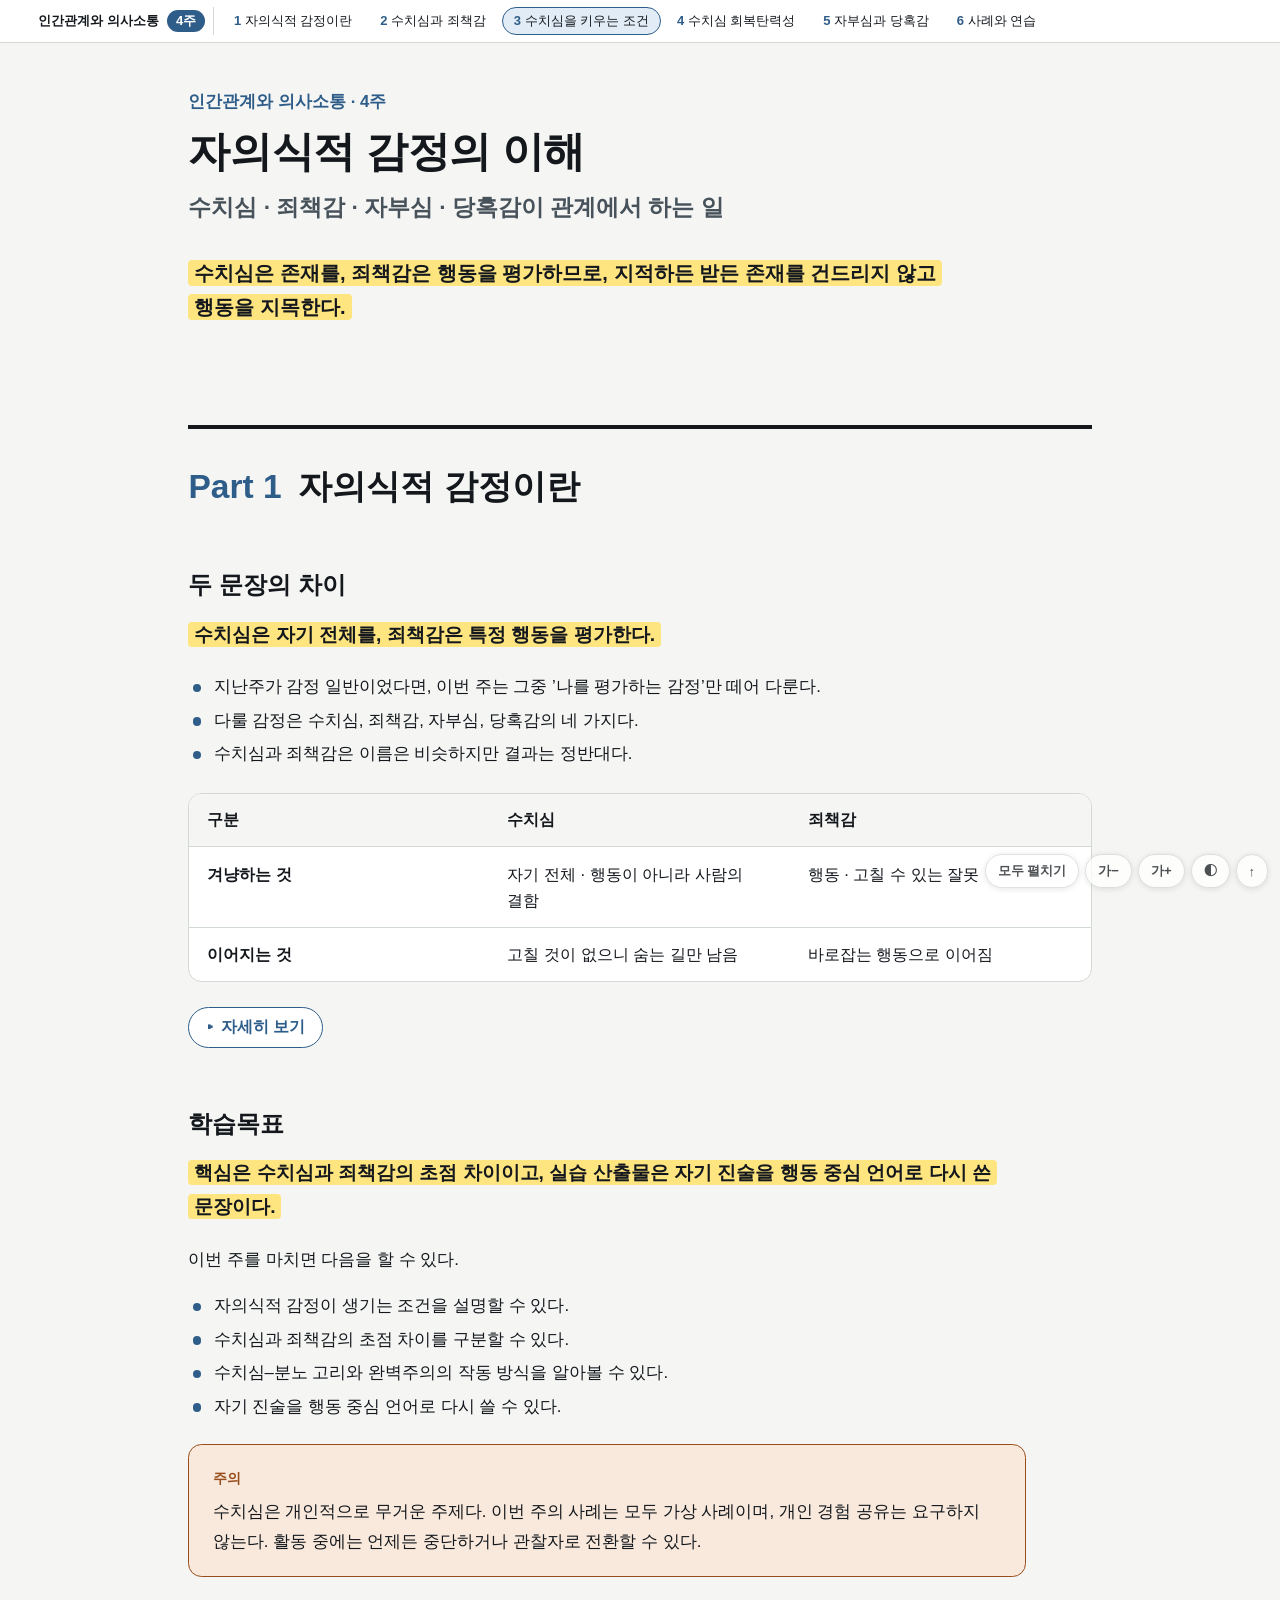
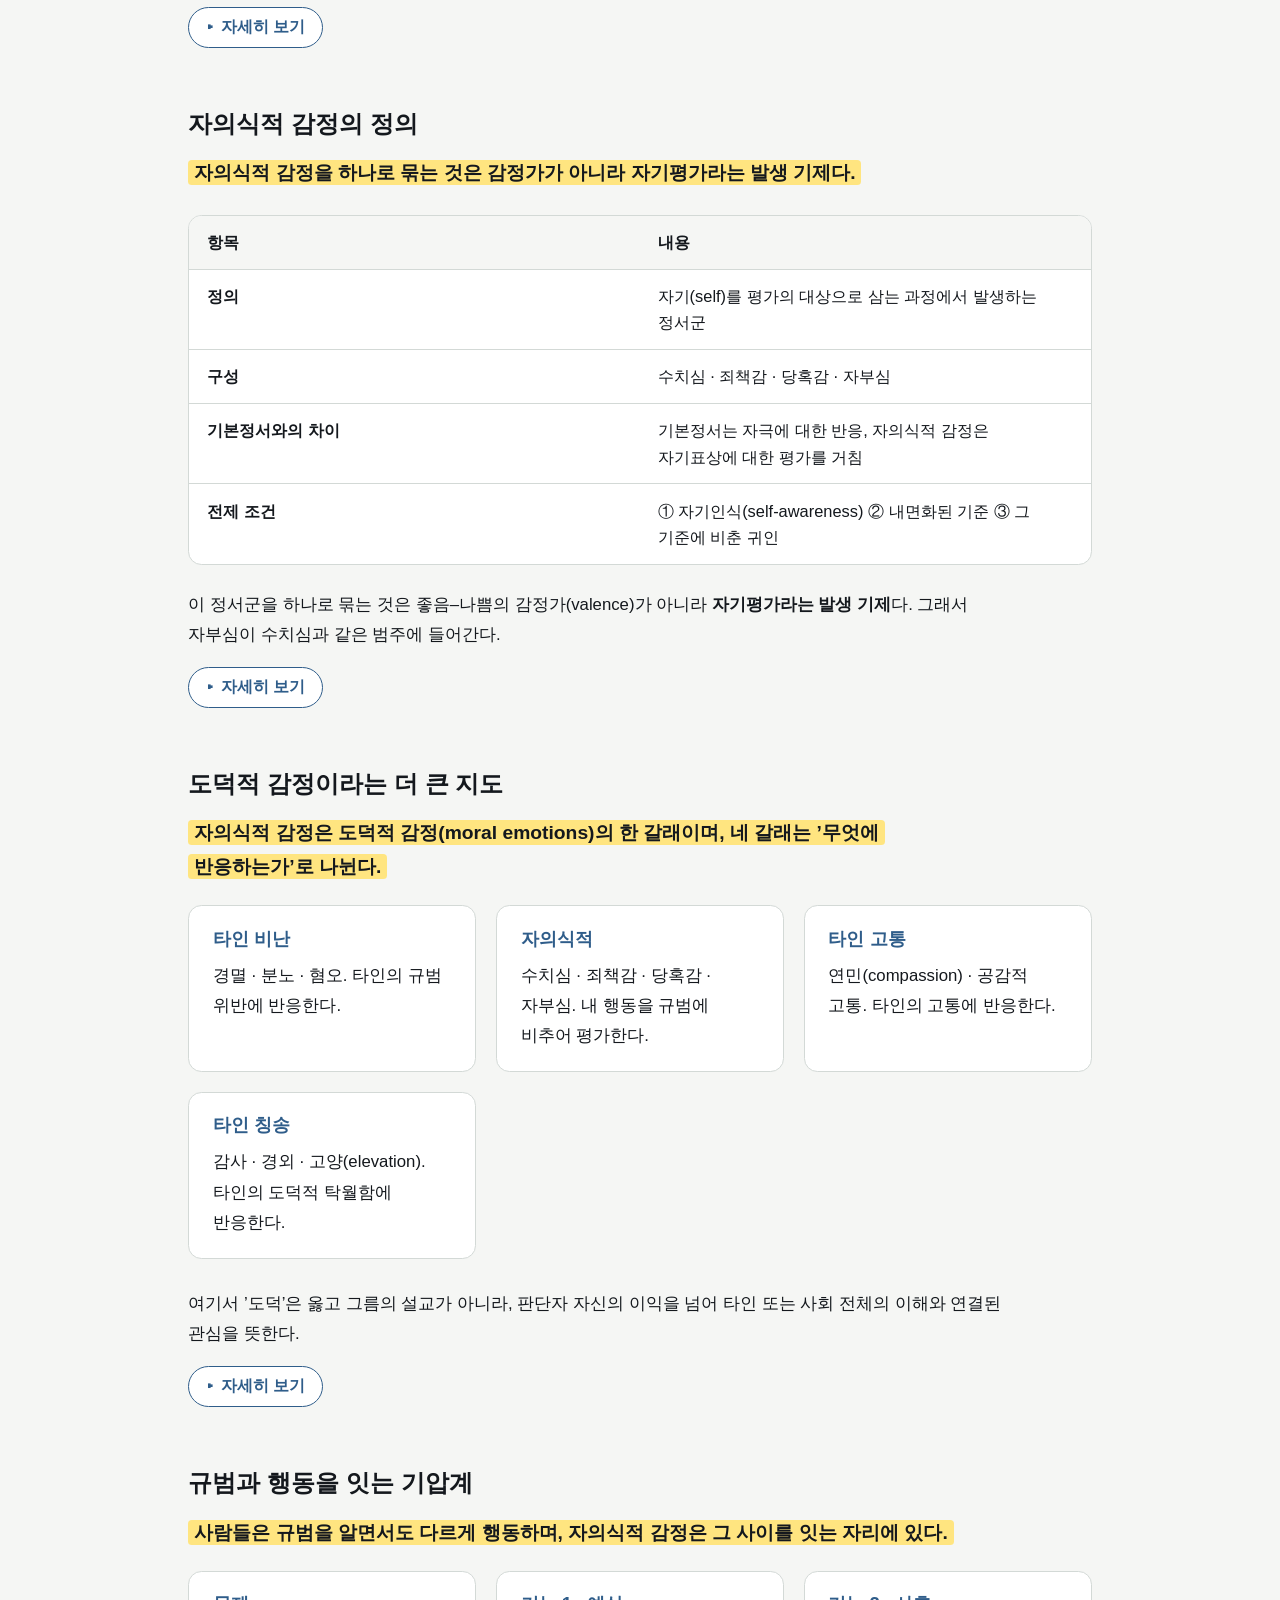
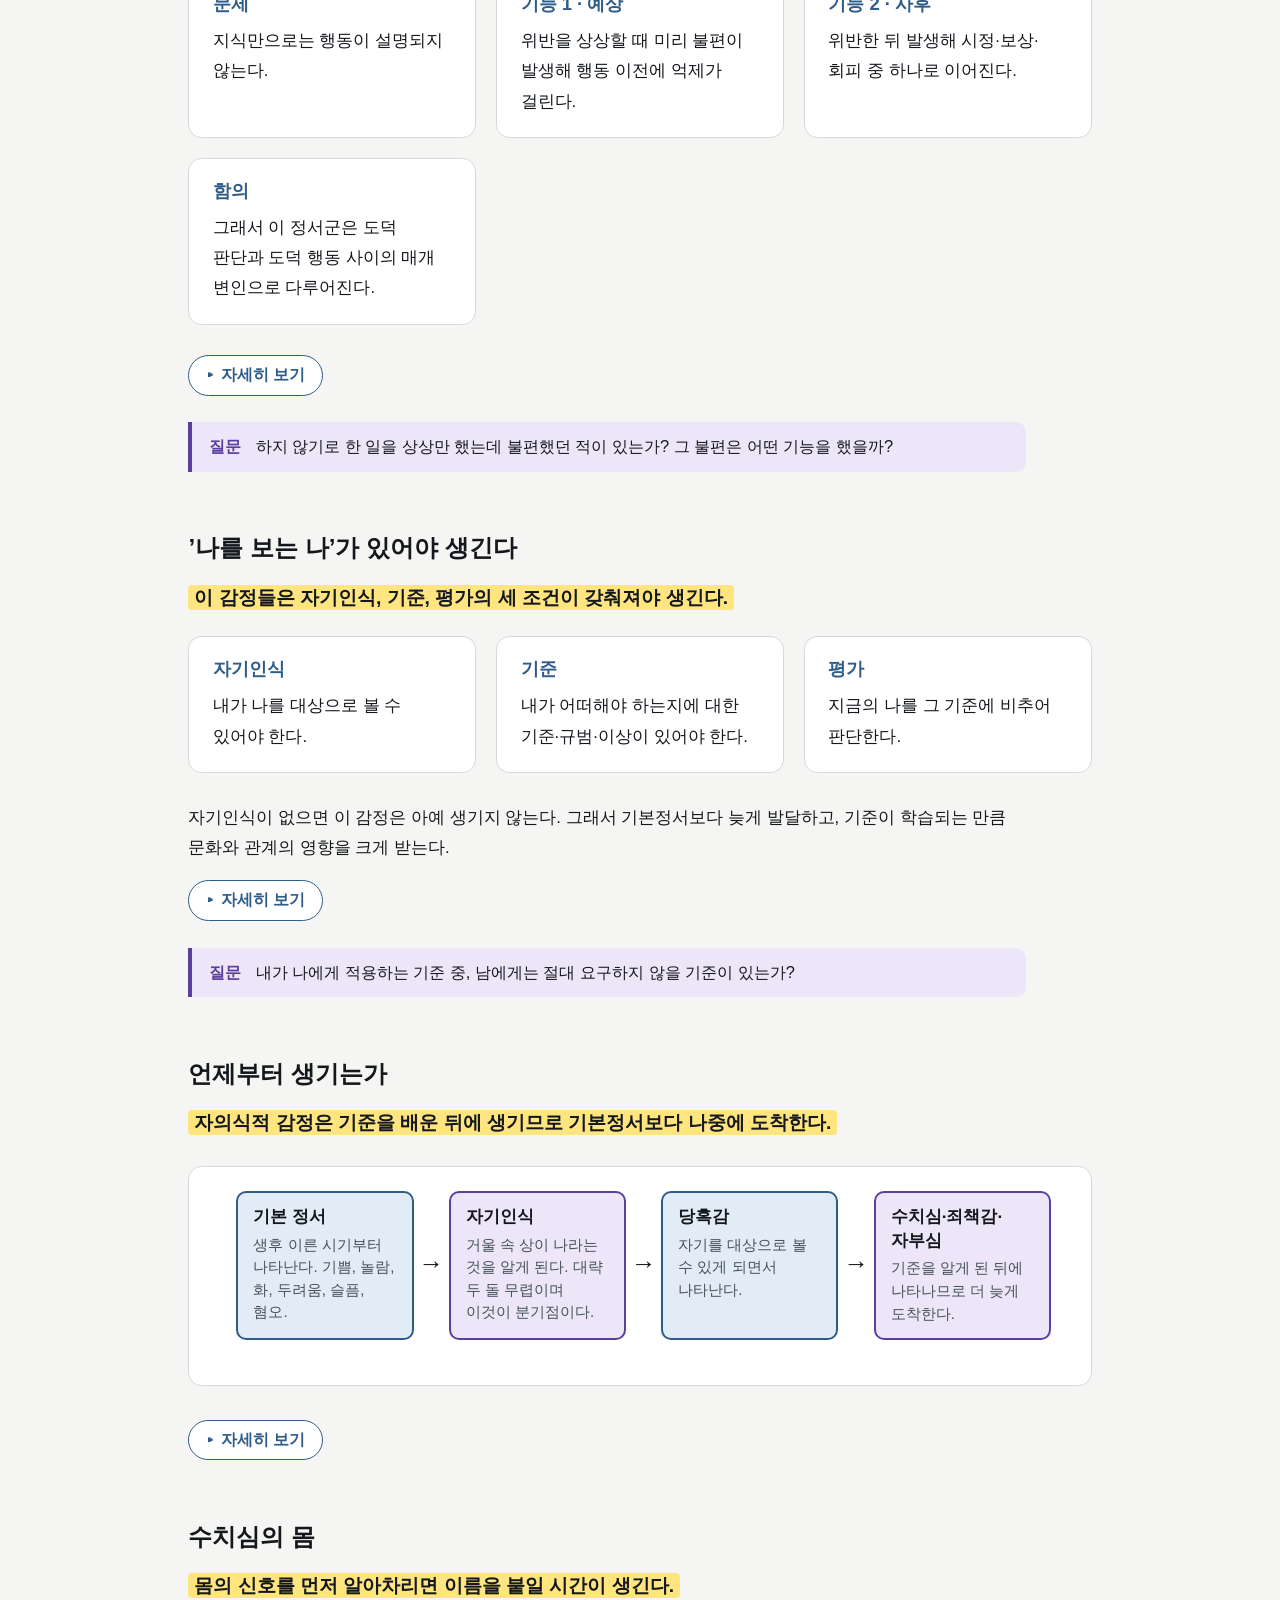
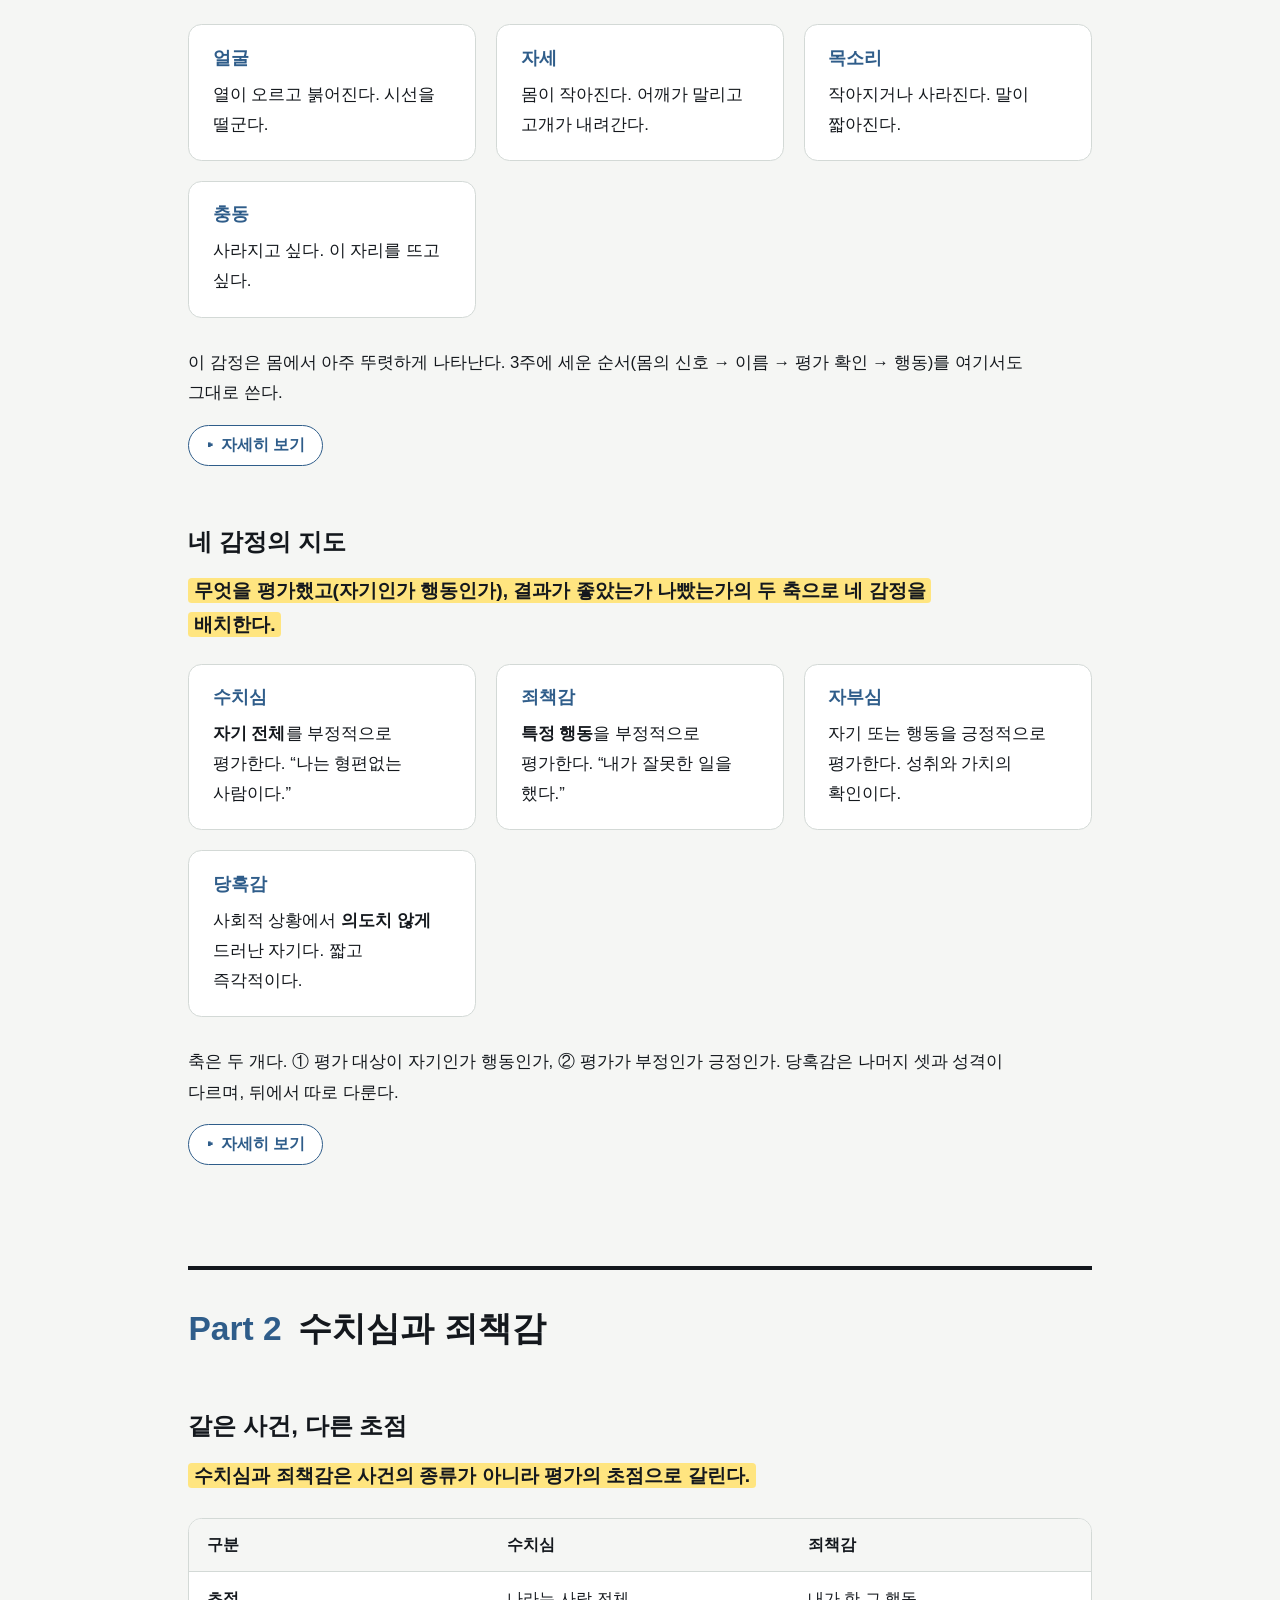
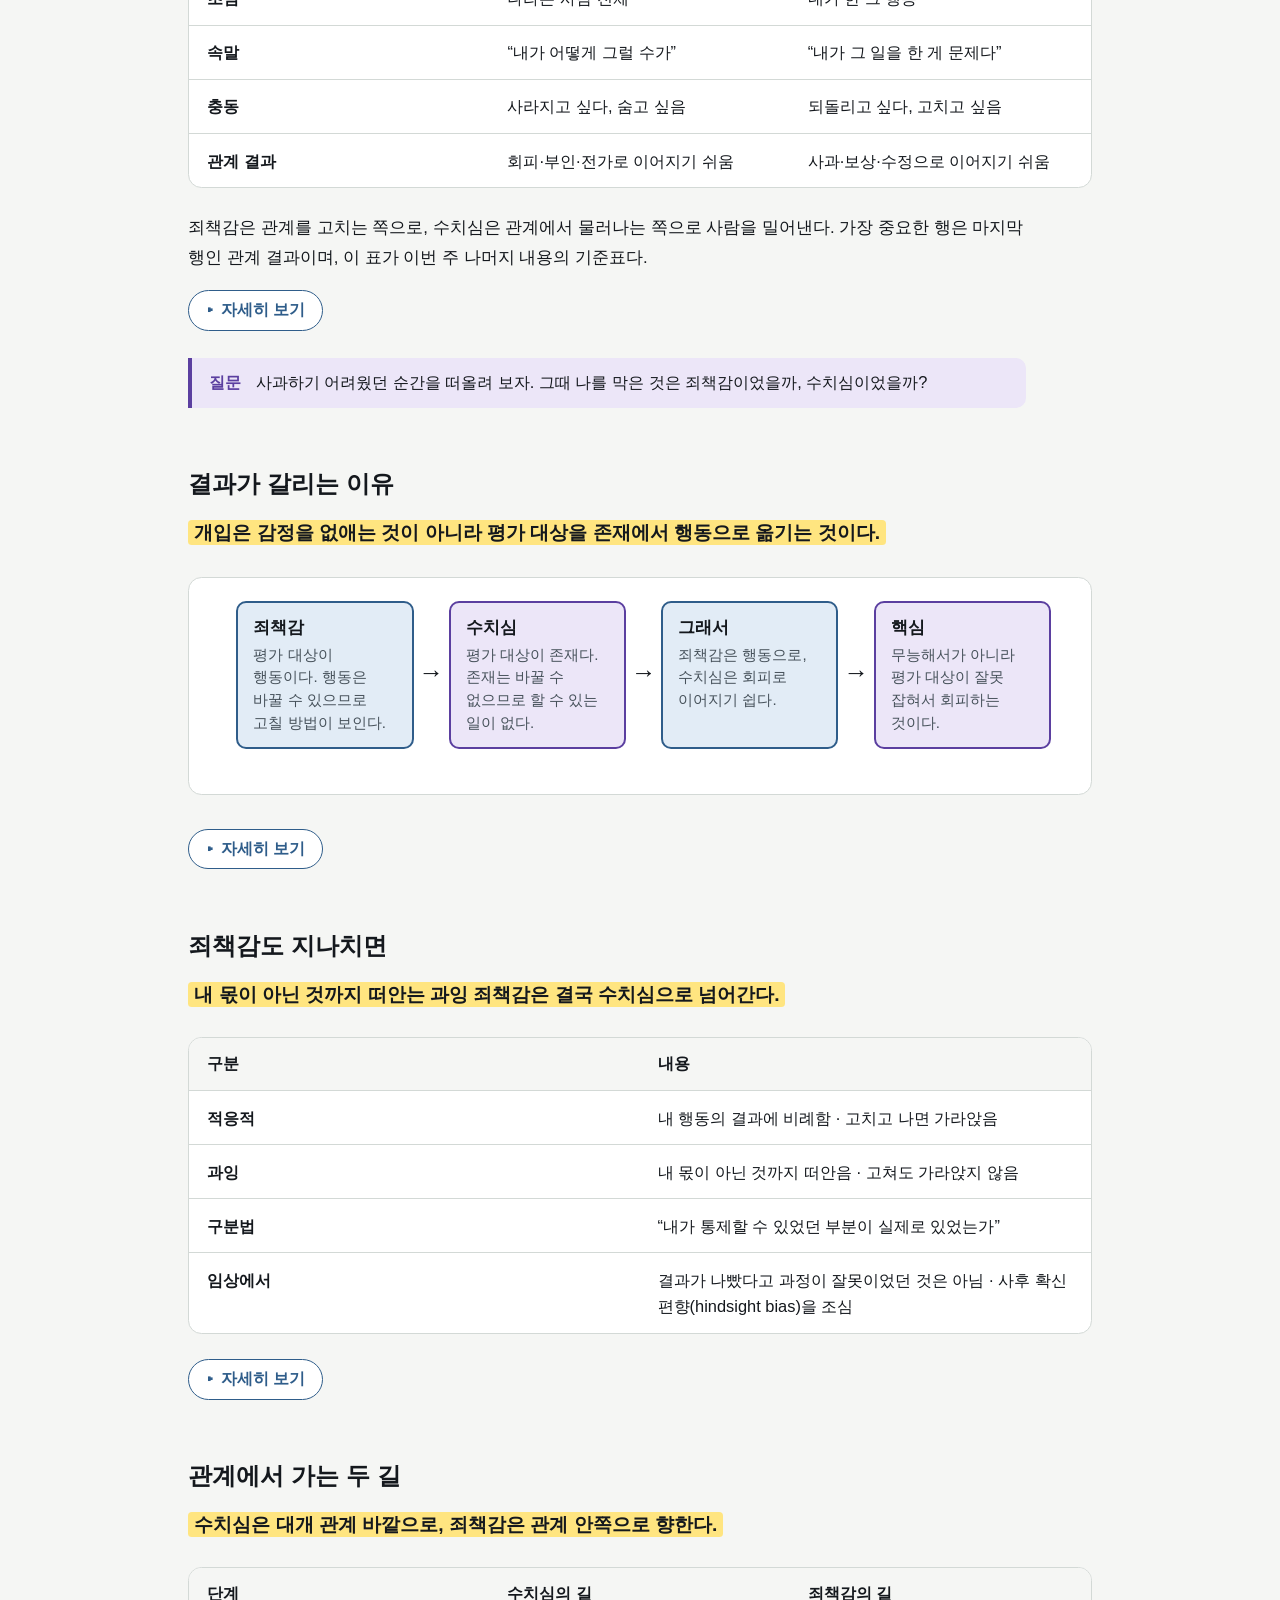
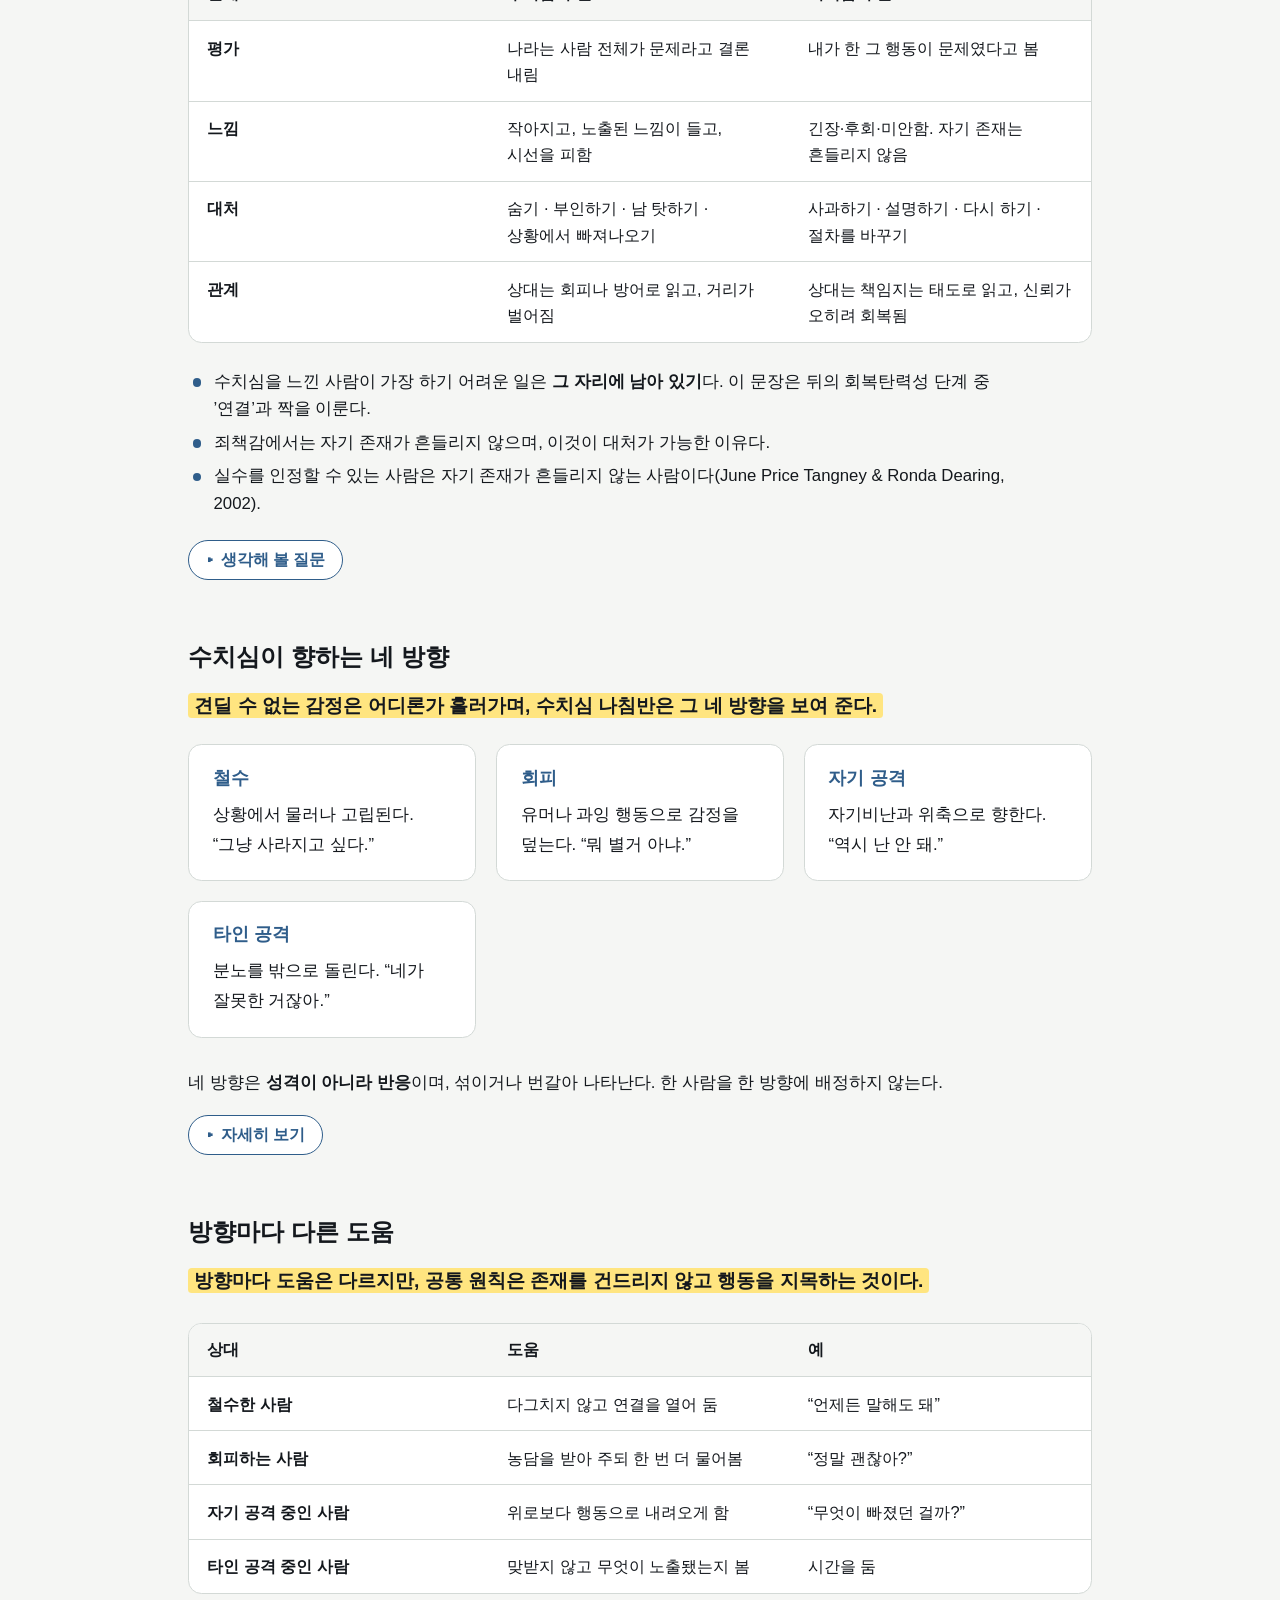
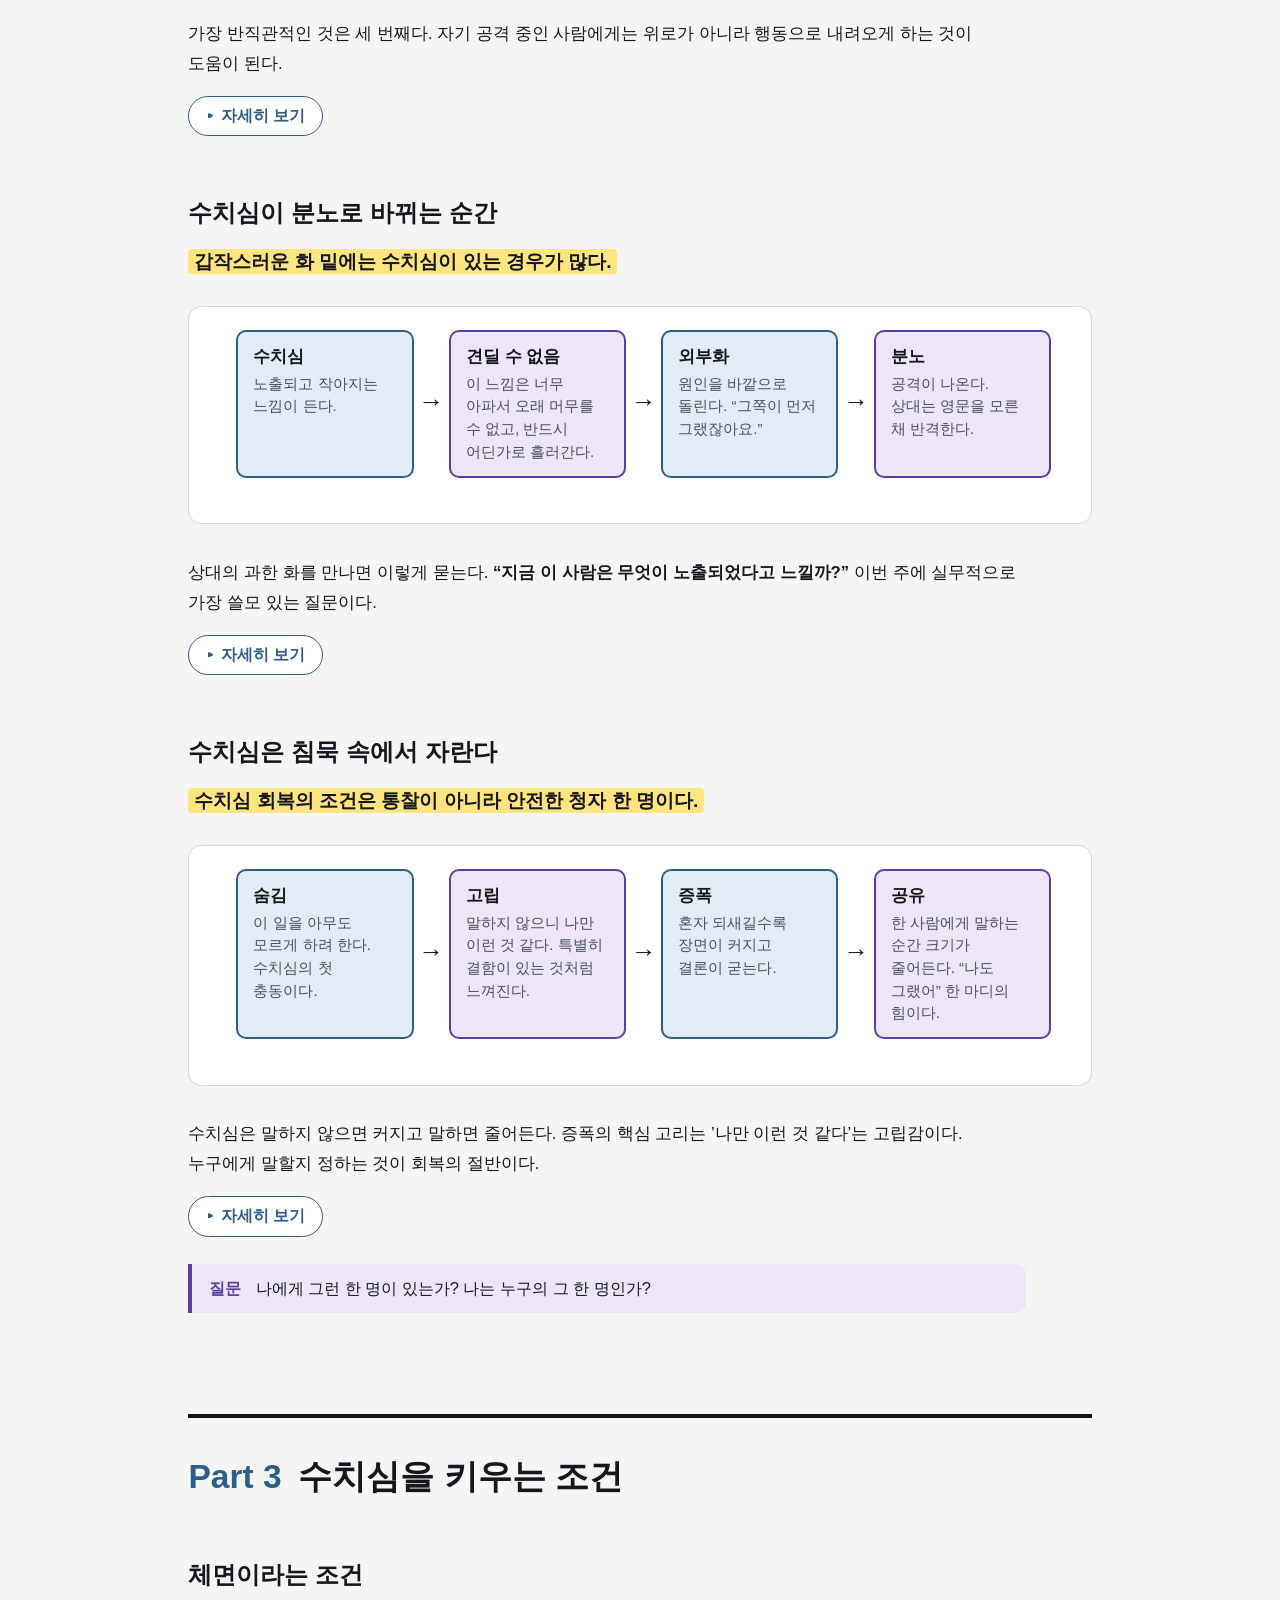
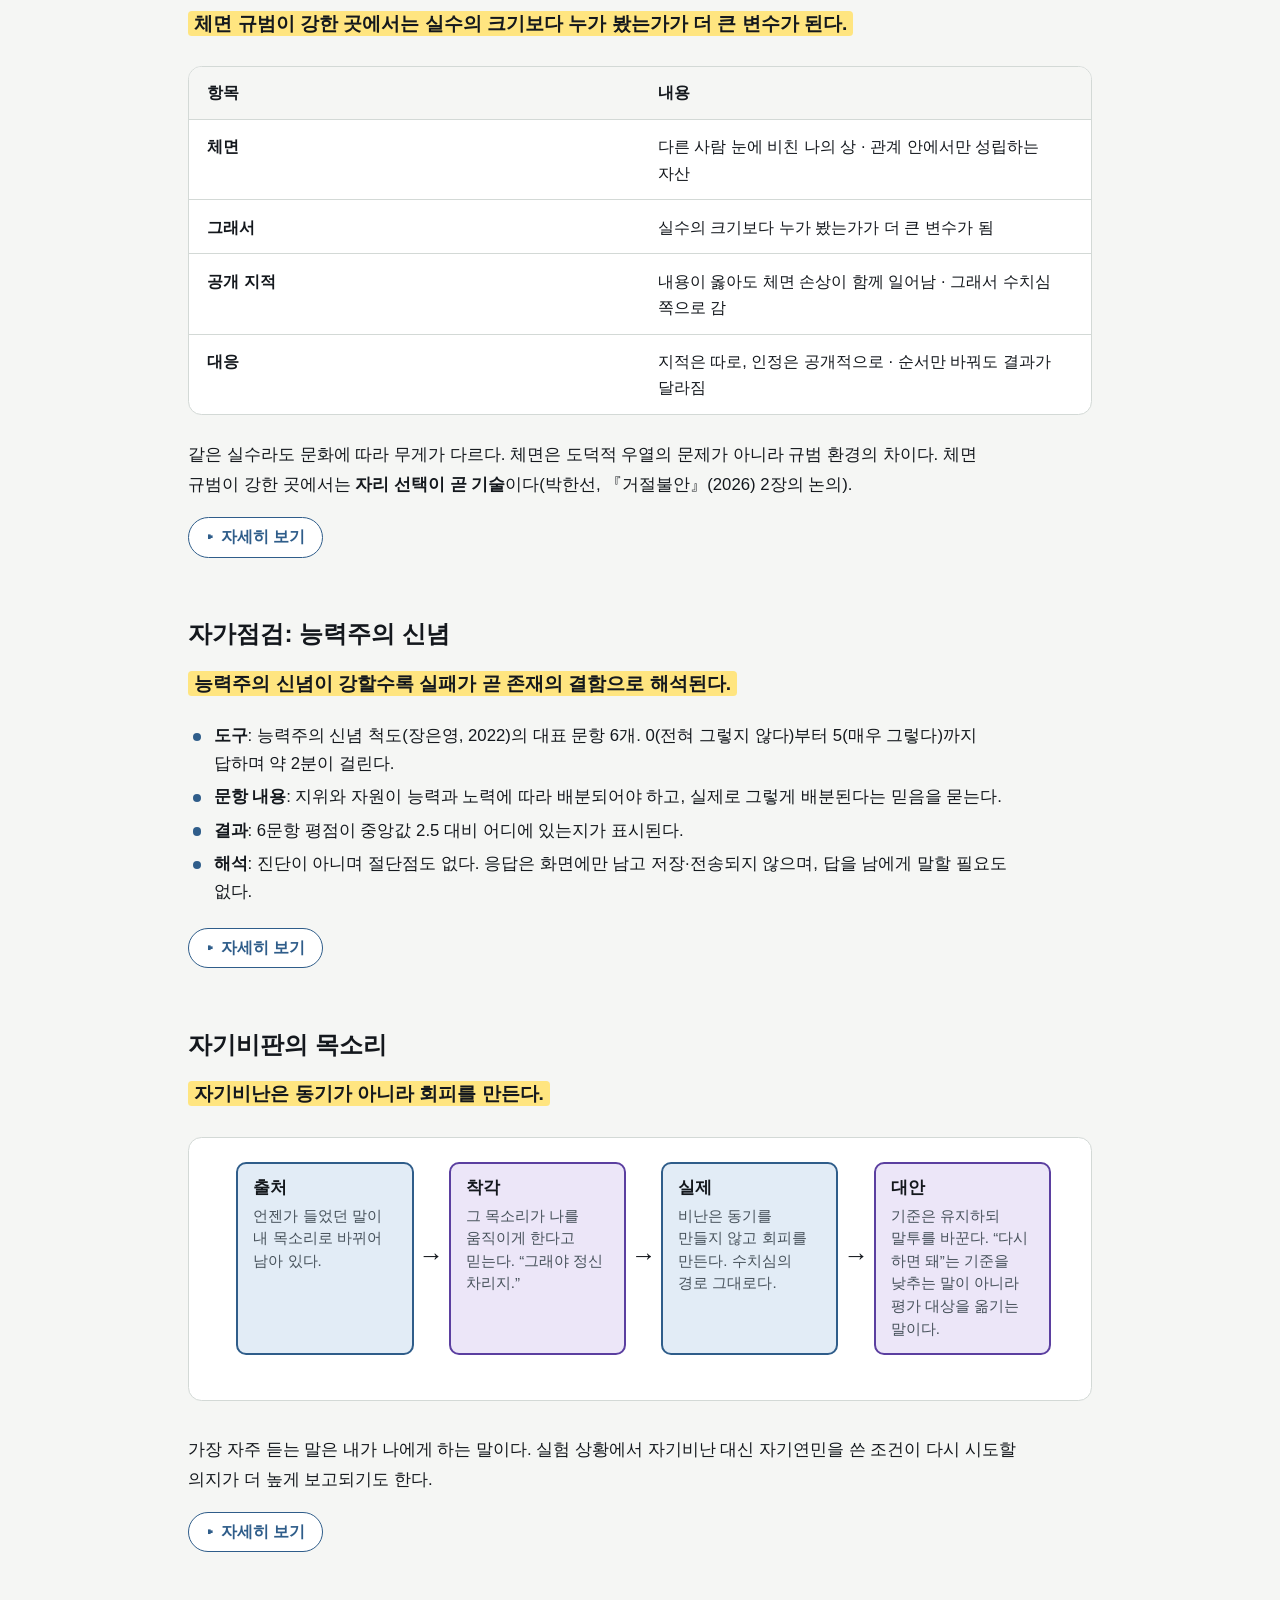
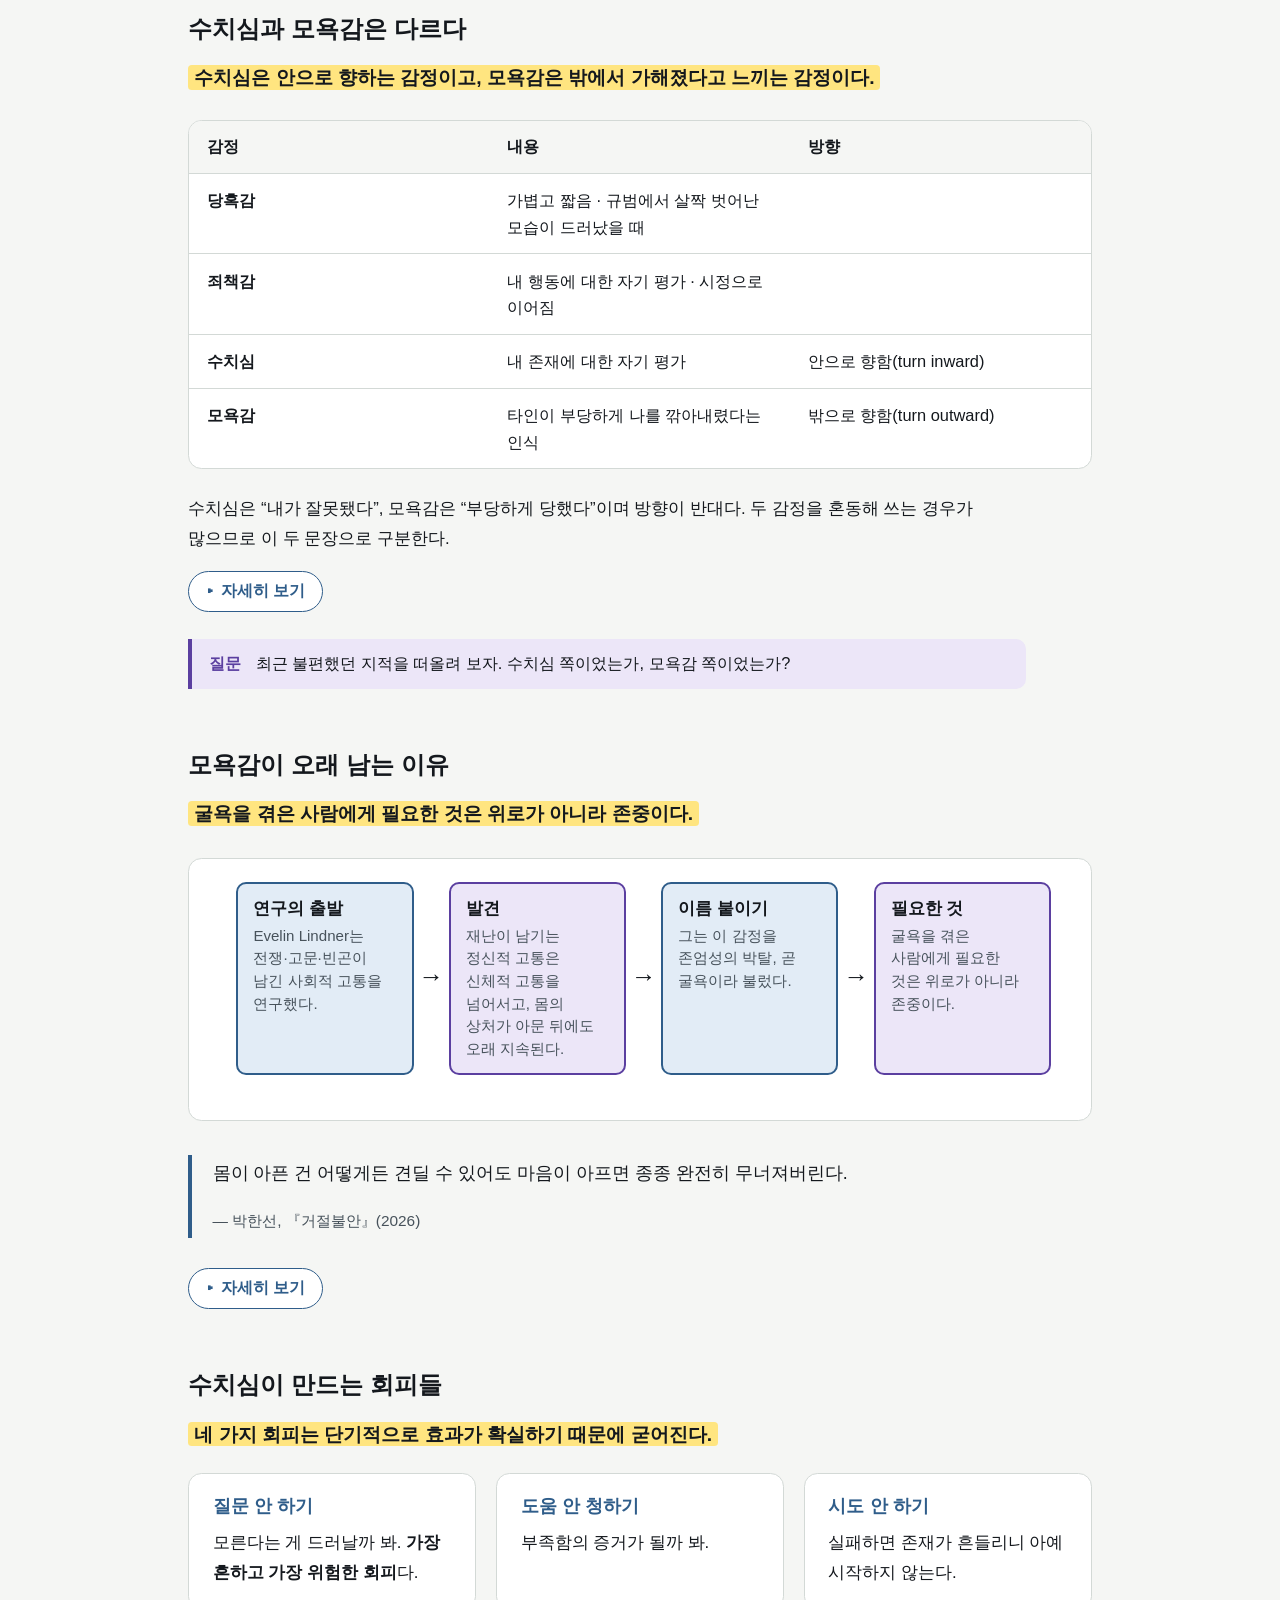
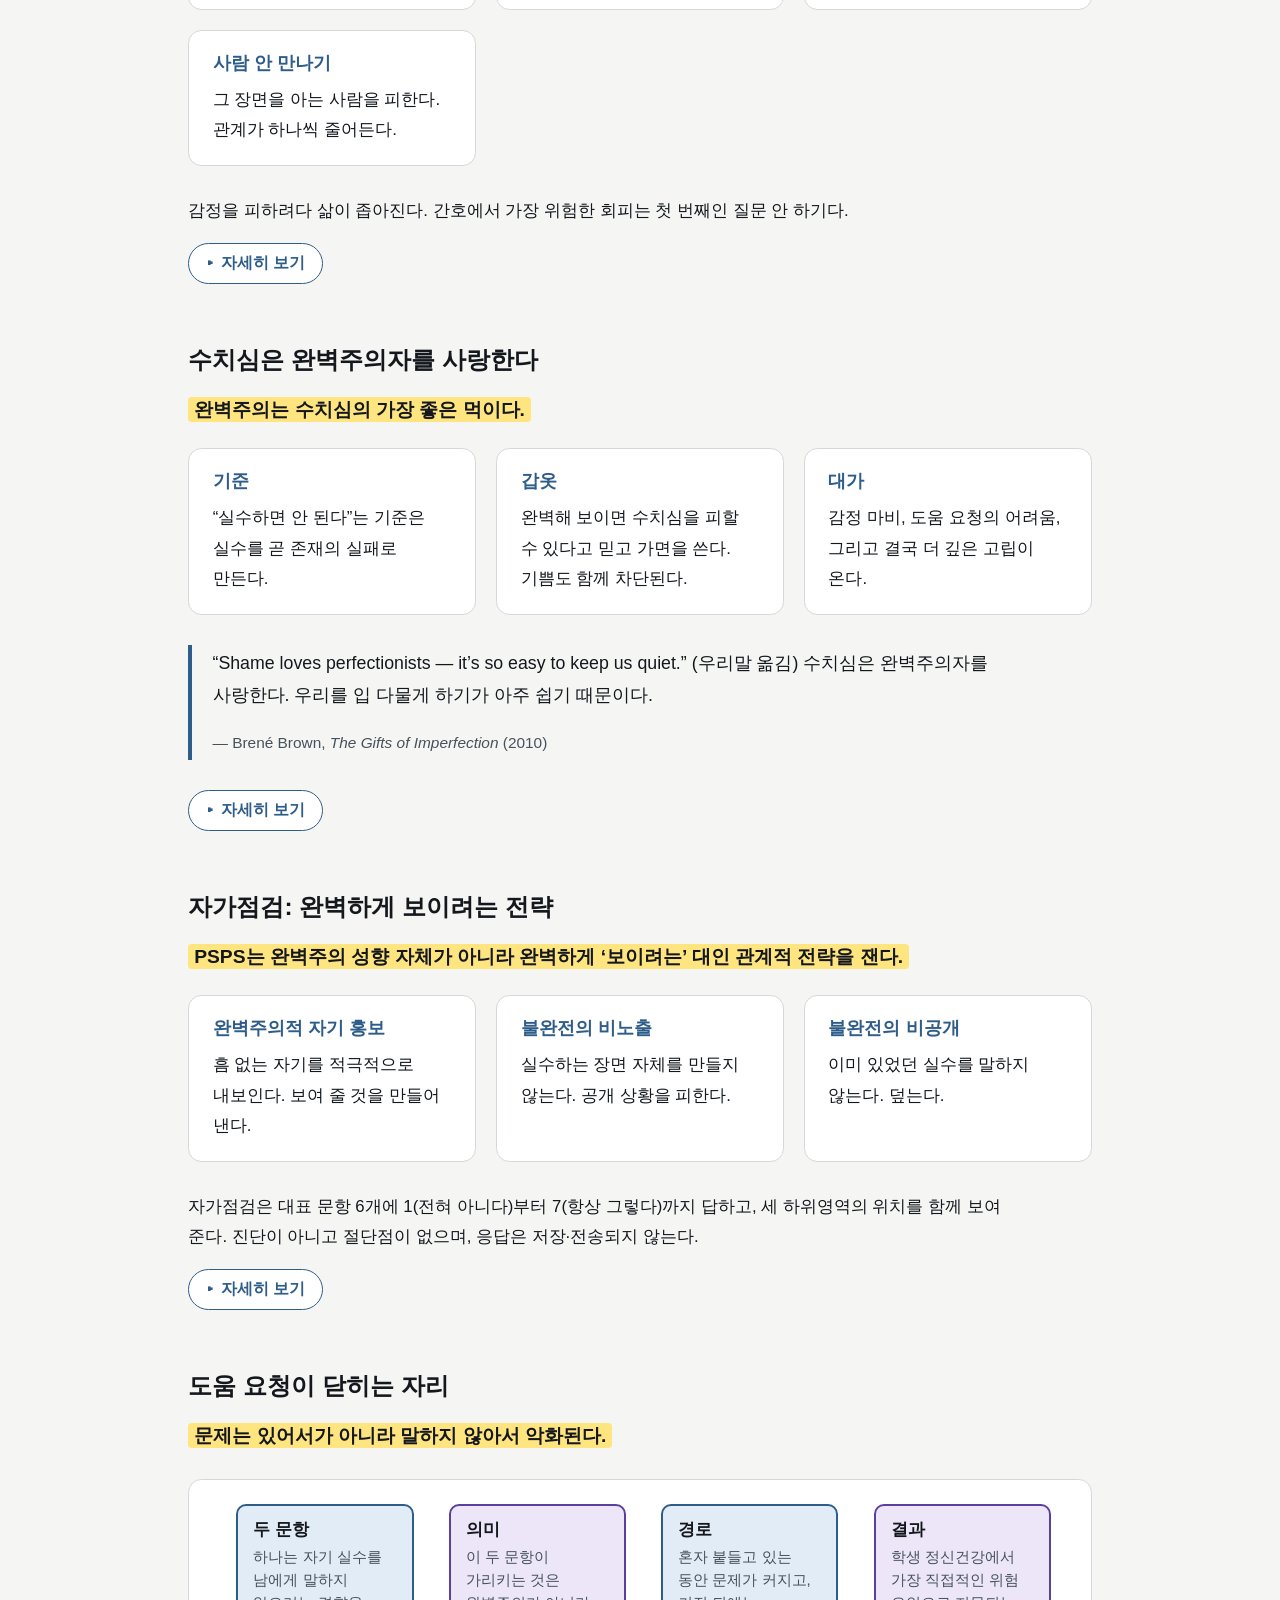
<file: docs/week04.html>
<!doctype html>
<html lang="ko">
<head>
<meta charset="utf-8">
<meta name="viewport" content="width=device-width, initial-scale=1, viewport-fit=cover">
<title>4주 자의식적 감정의 이해 · 인간관계와 의사소통</title>
<link rel="stylesheet" href="assets/style.css?v=20261128173144">
<script>
(function (r) {
  try {
    var s = window.localStorage, t = s.getItem("hrc-theme"), z = parseFloat(s.getItem("hrc-zoom"));
    if (t === "light" || t === "dark") r.setAttribute("data-theme", t);
    if (z >= 0.8 && z <= 1.6) r.style.setProperty("--zoom", String(z));
  } catch (e) {}
})(document.documentElement);
</script>
</head>
<body>
<nav class="bar" aria-label="이 장의 차례">
  <div class="bar-in">
    <a class="brand" href="index.html">인간관계와 의사소통</a>
    <span class="wk">4주</span>
    <div class="tabs"><ul>
<li><a href="#자의식적-감정이란" id="toc-자의식적-감정이란">자의식적
감정이란</a></li>
<li><a href="#수치심과-죄책감" id="toc-수치심과-죄책감">수치심과
죄책감</a></li>
<li><a href="#수치심을-키우는-조건"
id="toc-수치심을-키우는-조건">수치심을 키우는 조건</a></li>
<li><a href="#수치심-회복탄력성" id="toc-수치심-회복탄력성">수치심
회복탄력성</a></li>
<li><a href="#자부심과-당혹감" id="toc-자부심과-당혹감">자부심과
당혹감</a></li>
<li><a href="#사례와-연습" id="toc-사례와-연습">사례와 연습</a></li>
</ul></div>
  </div>
</nav>

<main class="wrap">
<header class="head" id="top">
  <p class="eyebrow">인간관계와 의사소통 · 4주</p>
  <h1>자의식적 감정의 이해</h1>
  <p class="sub">수치심 · 죄책감 · 자부심 · 당혹감이 관계에서 하는
일</p>
  <p class="key"><mark>수치심은 존재를, 죄책감은 행동을 평가하므로,
지적하든 받든 존재를 건드리지 않고 행동을 지목한다.</mark></p>
</header>

<section id="자의식적-감정이란" class="level2">
<h2>자의식적 감정이란</h2>
<section id="두-문장의-차이" class="level3">
<h3>두 문장의 차이</h3>
<div class="lead">
<p>수치심은 자기 전체를, 죄책감은 특정 행동을 평가한다.</p>
</div>
<ul>
<li>지난주가 감정 일반이었다면, 이번 주는 그중 ’나를 평가하는 감정’만
떼어 다룬다.</li>
<li>다룰 감정은 수치심, 죄책감, 자부심, 당혹감의 네 가지다.</li>
<li>수치심과 죄책감은 이름은 비슷하지만 결과는 정반대다.</li>
</ul>
<div class="tbl">
<table>
<colgroup>
<col style="width: 33%" />
<col style="width: 33%" />
<col style="width: 33%" />
</colgroup>
<thead>
<tr>
<th>구분</th>
<th>수치심</th>
<th>죄책감</th>
</tr>
</thead>
<tbody>
<tr>
<td><strong>겨냥하는 것</strong></td>
<td>자기 전체 · 행동이 아니라 사람의 결함</td>
<td>행동 · 고칠 수 있는 잘못</td>
</tr>
<tr>
<td><strong>이어지는 것</strong></td>
<td>고칠 것이 없으니 숨는 길만 남음</td>
<td>바로잡는 행동으로 이어짐</td>
</tr>
</tbody>
</table>
</div>
<details class="more"><summary>자세히 보기</summary><div class="more-body">
<div class="quote">
<p>Shame involves a negative evaluation of the global self; guilt
involves a negative evaluation of a specific behavior. 수치심은 자기
전체에 대한 부정적 평가이고, 죄책감은 특정 행동에 대한 부정적
평가다.</p>
<p>— June Price Tangney의 연구(2002, 2007)에서 제시된 구분을 요약</p>
</div>
<p>이 구분의 축이 되는 두 표현은 <strong>global self</strong>(자기
전체)와 <strong>specific behavior</strong>(특정 행동)이며, 이번 주 내용
전체가 이 한 문장의 차이에서 나온다.</p>
<p>Tangney의 정식화에서 수치심과 죄책감을 가르는 것은 사건의 심각성이나
공개 여부가 아니라 평가의 대상(global self vs. specific behavior)이다.
이 구분은 Helen Block Lewis (1971)의 임상적 관찰에서 출발해 Tangney가
실증적으로 조작화한 것이며, Tangney &amp; Dearing (2002) 이후 반복해서
확인되어 왔다.</p>
<p>일상어에서 두 단어가 혼용되기 때문에, 학술적 구분을 먼저 세우지
않으면 이후 논의가 흐려진다.</p>
<ul>
<li>최근 실수했을 때, 머릿속에 떠오른 문장은 둘 중 어느 쪽에
가까웠는가?</li>
</ul>
</div></details>
</section>
<section id="학습목표" class="level3">
<h3>학습목표</h3>
<div class="lead">
<p>핵심은 수치심과 죄책감의 초점 차이이고, 실습 산출물은 자기 진술을
행동 중심 언어로 다시 쓴 문장이다.</p>
</div>
<p>이번 주를 마치면 다음을 할 수 있다.</p>
<ul>
<li>자의식적 감정이 생기는 조건을 설명할 수 있다.</li>
<li>수치심과 죄책감의 초점 차이를 구분할 수 있다.</li>
<li>수치심–분노 고리와 완벽주의의 작동 방식을 알아볼 수 있다.</li>
<li>자기 진술을 행동 중심 언어로 다시 쓸 수 있다.</li>
</ul>
<div class="note">
<p>수치심은 개인적으로 무거운 주제다. 이번 주의 사례는 모두 가상
사례이며, 개인 경험 공유는 요구하지 않는다. 활동 중에는 언제든
중단하거나 관찰자로 전환할 수 있다.</p>
</div>
<details class="more"><summary>자세히 보기</summary><div class="more-body">
<p>이번 주의 흐름은 ’숨는 감정에서 다루는 감정으로’다.</p>
<p>핵심 개념어는 자의식적 감정(self-conscious emotions), 자기평가,
수치심(shame), 죄책감(guilt), 수치심–분노 고리(shame-rage cycle), 진정한
자부심(authentic pride), 오만한 자부심(hubristic pride),
당혹감(embarrassment), 모욕감(humiliation), 완벽주의,
취약성(vulnerability), 수치심 회복탄력성(shame resilience),
회복(repair), 자기연민(self-compassion), 비계(scaffolding), TOSCA다.</p>
<p>연계 도서로 박한선(2026)의 『거절불안』(김영사)이 있다. <strong>체면
문화</strong>가 거절과 지적을 존재의 부정으로 바꾸는 과정을 다루며, 이번
주의 수치심·모욕감 구분과 직접 이어진다.</p>
</div></details>
</section>
<section id="자의식적-감정의-정의" class="level3">
<h3>자의식적 감정의 정의</h3>
<div class="lead">
<p>자의식적 감정을 하나로 묶는 것은 감정가가 아니라 자기평가라는 발생
기제다.</p>
</div>
<div class="tbl">
<table>
<colgroup>
<col style="width: 50%" />
<col style="width: 50%" />
</colgroup>
<thead>
<tr>
<th>항목</th>
<th>내용</th>
</tr>
</thead>
<tbody>
<tr>
<td><strong>정의</strong></td>
<td>자기(self)를 평가의 대상으로 삼는 과정에서 발생하는 정서군</td>
</tr>
<tr>
<td><strong>구성</strong></td>
<td>수치심 · 죄책감 · 당혹감 · 자부심</td>
</tr>
<tr>
<td><strong>기본정서와의 차이</strong></td>
<td>기본정서는 자극에 대한 반응, 자의식적 감정은 자기표상에 대한 평가를
거침</td>
</tr>
<tr>
<td><strong>전제 조건</strong></td>
<td>① 자기인식(self-awareness) ② 내면화된 기준 ③ 그 기준에 비춘
귀인</td>
</tr>
</tbody>
</table>
</div>
<p>이 정서군을 하나로 묶는 것은 좋음–나쁨의 감정가(valence)가 아니라
<strong>자기평가라는 발생 기제</strong>다. 그래서 자부심이 수치심과 같은
범주에 들어간다.</p>
<details class="more"><summary>자세히 보기</summary><div class="more-body">
<p>Michael Lewis (2008)는 이 정서군의 발생에 자기인식, 내면화된 기준, 그
기준에 비춘 귀인의 세 조건이 필요하다고 본다. 기본정서와 달리 고유한
보편적 표정이 확립되어 있지 않고(자부심의 자세 표현은 예외적으로
안정적), 인지적 선행 조건을 요구하며, 발달상 늦게 출현한다는 점이 구별
지표다. June Price Tangney &amp; Ronda Dearing (2002), June Price
Tangney &amp; Jessica Tracy의 개관이 표준적 참고 문헌이다.</p>
<ul>
<li>자부심이 수치심과 같은 범주에 묶인다는 것이 어떻게 이해되는가?</li>
</ul>
</div></details>
</section>
<section id="도덕적-감정이라는-더-큰-지도" class="level3">
<h3>도덕적 감정이라는 더 큰 지도</h3>
<div class="lead">
<p>자의식적 감정은 도덕적 감정(moral emotions)의 한 갈래이며, 네 갈래는
’무엇에 반응하는가’로 나뉜다.</p>
</div>
<div class="cards">
<section id="타인-비난" class="level4 card">
<h4>타인 비난</h4>
<p>경멸 · 분노 · 혐오. 타인의 규범 위반에 반응한다.</p>
</section>
<section id="자의식적" class="level4 card">
<h4>자의식적</h4>
<p>수치심 · 죄책감 · 당혹감 · 자부심. 내 행동을 규범에 비추어
평가한다.</p>
</section>
<section id="타인-고통" class="level4 card">
<h4>타인 고통</h4>
<p>연민(compassion) · 공감적 고통. 타인의 고통에 반응한다.</p>
</section>
<section id="타인-칭송" class="level4 card">
<h4>타인 칭송</h4>
<p>감사 · 경외 · 고양(elevation). 타인의 도덕적 탁월함에 반응한다.</p>
</section>
</div>
<p>여기서 ’도덕’은 옳고 그름의 설교가 아니라, 판단자 자신의 이익을 넘어
타인 또는 사회 전체의 이해와 연결된 관심을 뜻한다.</p>
<details class="more"><summary>자세히 보기</summary><div class="more-body">
<p>Jonathan Haidt (2003), “The Moral Emotions”, <em>Handbook of
Affective Sciences</em>는 도덕적 감정을 「판단자나 행위자 자신의 직접적
이익을 넘어서는 대상과 관련된 감정」으로 정의하고, 타인
비난(other-condemning), 자의식적(self-conscious), 타인
고통(other-suffering), 타인 칭송(other-praising)의 네 가족으로 분류한다.
이 분류는 정서를 감정가가 아니라 「도덕적 관심의 방향」으로 조직한다는
점에서 유용하며, 이번 주에 다루는 정서군의 위치를 명확히 해 준다.</p>
<ul>
<li>최근에 느낀 감정 중 이 네 칸에 들어가는 것이 있는가?</li>
</ul>
</div></details>
</section>
<section id="규범과-행동을-잇는-기압계" class="level3">
<h3>규범과 행동을 잇는 기압계</h3>
<div class="lead">
<p>사람들은 규범을 알면서도 다르게 행동하며, 자의식적 감정은 그 사이를
잇는 자리에 있다.</p>
</div>
<div class="cards">
<section id="문제" class="level4 card">
<h4>문제</h4>
<p>지식만으로는 행동이 설명되지 않는다.</p>
</section>
<section id="기능-1-예상" class="level4 card">
<h4>기능 1 · 예상</h4>
<p>위반을 상상할 때 미리 불편이 발생해 행동 이전에 억제가 걸린다.</p>
</section>
<section id="기능-2-사후" class="level4 card">
<h4>기능 2 · 사후</h4>
<p>위반한 뒤 발생해 시정·보상·회피 중 하나로 이어진다.</p>
</section>
<section id="함의" class="level4 card">
<h4>함의</h4>
<p>그래서 이 정서군은 도덕 판단과 도덕 행동 사이의 매개 변인으로
다루어진다.</p>
</section>
</div>
<details class="more"><summary>자세히 보기</summary><div class="more-body">
<p>June Price Tangney, Jeff Stuewig &amp; Debra Mashek (2007), “Moral
Emotions and Moral Behavior”, <em>Annual Review of Psychology</em>, 58,
345–372는 도덕적 감정을 도덕 기준과 도덕 행동을 잇는 「도덕적
기압계(moral barometer)」로 기술한다. 예상된 정서(anticipated emotion)는
행동 이전에 억제로 작동하고, 경험된 정서(experienced emotion)는 사후에
시정 또는 회피로 이어진다.</p>
<p>이 논문의 중요한 실증적 결론은 죄책감 경향과 수치심 경향이 서로 다른
행동 결과를 예측한다는 것이다. 죄책감 경향은 친사회적 행동 및 낮은
재범과, 수치심 경향은 회피·외현화·심리적 부적응과 연결된다.</p>
</div></details>
<div class="question">
<p>하지 않기로 한 일을 상상만 했는데 불편했던 적이 있는가? 그 불편은
어떤 기능을 했을까?</p>
</div>
</section>
<section id="나를-보는-나가-있어야-생긴다" class="level3">
<h3>’나를 보는 나’가 있어야 생긴다</h3>
<div class="lead">
<p>이 감정들은 자기인식, 기준, 평가의 세 조건이 갖춰져야 생긴다.</p>
</div>
<div class="cards">
<section id="자기인식" class="level4 card">
<h4>자기인식</h4>
<p>내가 나를 대상으로 볼 수 있어야 한다.</p>
</section>
<section id="기준" class="level4 card">
<h4>기준</h4>
<p>내가 어떠해야 하는지에 대한 기준·규범·이상이 있어야 한다.</p>
</section>
<section id="평가" class="level4 card">
<h4>평가</h4>
<p>지금의 나를 그 기준에 비추어 판단한다.</p>
</section>
</div>
<p>자기인식이 없으면 이 감정은 아예 생기지 않는다. 그래서 기본정서보다
늦게 발달하고, 기준이 학습되는 만큼 문화와 관계의 영향을 크게
받는다.</p>
<details class="more"><summary>자세히 보기</summary><div class="more-body">
<p>Michael Lewis의 발달 모형에서 자의식적 정서의 필요조건은 ① 객체적
자기인식(objective self-awareness), ② 내면화된 기준·규칙·목표(standards,
rules, goals), ③ 그 기준에 비춘 자기 귀인이다.</p>
<p>기준이 내면화된 것이라는 점이 중요하다. 기준은 학습되므로
문화·양육·또래 집단에 따라 달라지고, 같은 행동에 대한 정서 반응도
달라진다. 이는 임상적으로 개입 가능한 지점을 알려 준다. 정서 자체가
아니라 기준의 출처와 적절성을 검토하는 것이 개입이 되며, 뒤의 수치심
회복탄력성에서 다시 다룬다.</p>
</div></details>
<div class="question">
<p>내가 나에게 적용하는 기준 중, 남에게는 절대 요구하지 않을 기준이
있는가?</p>
</div>
</section>
<section id="언제부터-생기는가" class="level3">
<h3>언제부터 생기는가</h3>
<div class="lead">
<p>자의식적 감정은 기준을 배운 뒤에 생기므로 기본정서보다 나중에
도착한다.</p>
</div>
<figure class="fig"><ol class="flow">
<li class="node"><b>기본 정서</b><span>생후 이른 시기부터 나타난다. 기쁨, 놀람, 화, 두려움, 슬픔, 혐오.</span></li>
<li class="edge" aria-hidden="true"></li>
<li class="node"><b>자기인식</b><span>거울 속 상이 나라는 것을 알게 된다. 대략 두 돌 무렵이며 이것이
분기점이다.</span></li>
<li class="edge" aria-hidden="true"></li>
<li class="node"><b>당혹감</b><span>자기를 대상으로 볼 수 있게 되면서 나타난다.</span></li>
<li class="edge" aria-hidden="true"></li>
<li class="node"><b>수치심·죄책감·자부심</b><span>기준을 알게 된 뒤에 나타나므로 더 늦게 도착한다.</span></li>
</ol>
</figure>
<details class="more"><summary>자세히 보기</summary><div class="more-body">
<p>Michael Lewis (1995) 등의 연구에서 거울 자기재인(mirror
self-recognition)은 대략 15–24개월에 나타나며, 루즈 과제(rouge task)로
측정된다. 자기재인 직후 노출형 당혹감(exposure embarrassment)이
관찰되고, 기준에 대한 이해가 갖춰지는 3세 전후에 수치심·죄책감·자부심이
출현한다. 이 발달 순서는 자의식적 정서가 인지적 성취에 의존한다는 이론적
주장을 지지하는 근거로 인용된다.</p>
<ul>
<li>내가 부끄러워하는 것 중에, 다른 문화나 다른 시대라면 부끄럽지 않았을
것이 있을까?</li>
</ul>
</div></details>
</section>
<section id="수치심의-몸" class="level3">
<h3>수치심의 몸</h3>
<div class="lead">
<p>몸의 신호를 먼저 알아차리면 이름을 붙일 시간이 생긴다.</p>
</div>
<div class="cards">
<section id="얼굴" class="level4 card">
<h4>얼굴</h4>
<p>열이 오르고 붉어진다. 시선을 떨군다.</p>
</section>
<section id="자세" class="level4 card">
<h4>자세</h4>
<p>몸이 작아진다. 어깨가 말리고 고개가 내려간다.</p>
</section>
<section id="목소리" class="level4 card">
<h4>목소리</h4>
<p>작아지거나 사라진다. 말이 짧아진다.</p>
</section>
<section id="충동" class="level4 card">
<h4>충동</h4>
<p>사라지고 싶다. 이 자리를 뜨고 싶다.</p>
</section>
</div>
<p>이 감정은 몸에서 아주 뚜렷하게 나타난다. 3주에 세운 순서(몸의 신호 →
이름 → 평가 확인 → 행동)를 여기서도 그대로 쓴다.</p>
<details class="more"><summary>자세히 보기</summary><div class="more-body">
<p>Dacher Keltner &amp; Brenda Buswell (1997)은 수치심·당혹감의 비언어
표현을 체계적으로 기술했다. 시선 회피, 고개 숙임, 몸의 수축이 공통
요소다. 수치심의 자세 수축과 자부심의 자세 확장은 서로 반대 방향의 지위
신호(status signal)로 해석되며, 뒤의 자부심 단원에서 다룬다. 신체 신호가
주관적 명명보다 먼저 접근 가능하다는 점이 정서 인식 훈련에서 몸을
출발점으로 삼는 이유다.</p>
<ul>
<li>나에게 가장 먼저 오는 신호는 넷 중 무엇인가?</li>
</ul>
</div></details>
</section>
<section id="네-감정의-지도" class="level3">
<h3>네 감정의 지도</h3>
<div class="lead">
<p>무엇을 평가했고(자기인가 행동인가), 결과가 좋았는가 나빴는가의 두
축으로 네 감정을 배치한다.</p>
</div>
<div class="cards">
<section id="수치심" class="level4 card">
<h4>수치심</h4>
<p><strong>자기 전체</strong>를 부정적으로 평가한다. “나는 형편없는
사람이다.”</p>
</section>
<section id="죄책감" class="level4 card">
<h4>죄책감</h4>
<p><strong>특정 행동</strong>을 부정적으로 평가한다. “내가 잘못한 일을
했다.”</p>
</section>
<section id="자부심" class="level4 card">
<h4>자부심</h4>
<p>자기 또는 행동을 긍정적으로 평가한다. 성취와 가치의 확인이다.</p>
</section>
<section id="당혹감" class="level4 card">
<h4>당혹감</h4>
<p>사회적 상황에서 <strong>의도치 않게</strong> 드러난 자기다. 짧고
즉각적이다.</p>
</section>
</div>
<p>축은 두 개다. ① 평가 대상이 자기인가 행동인가, ② 평가가 부정인가
긍정인가. 당혹감은 나머지 셋과 성격이 다르며, 뒤에서 따로 다룬다.</p>
<details class="more"><summary>자세히 보기</summary><div class="more-body">
<p>Jessica Tracy &amp; Richard Robins (2004)의 과정 모형은 자의식적
정서를 ① 자기표상 활성화, ② 목표 관련성 평가, ③ 자기 일치성 평가, ④
내부–외부 귀인, ⑤ 안정–불안정 및 전반–특수 귀인의 순서로 설명한다.</p>
<p>이 모형에서 수치심과 죄책감은 마지막 단계(전반적 자기 대 특수
행동)에서 갈리고, 오만한 자부심과 진정한 자부심도 같은 지점에서 갈린다.
즉 네 감정은 서로 다른 감정이 아니라 같은 평가 과정의 서로 다른
출력이라는 것이 이 모형의 요점이다.</p>
</div></details>
</section>
</section>
<section id="수치심과-죄책감" class="level2">
<h2>수치심과 죄책감</h2>
<section id="같은-사건-다른-초점" class="level3">
<h3>같은 사건, 다른 초점</h3>
<div class="lead">
<p>수치심과 죄책감은 사건의 종류가 아니라 평가의 초점으로 갈린다.</p>
</div>
<div class="tbl">
<table>
<colgroup>
<col style="width: 33%" />
<col style="width: 33%" />
<col style="width: 33%" />
</colgroup>
<thead>
<tr>
<th>구분</th>
<th>수치심</th>
<th>죄책감</th>
</tr>
</thead>
<tbody>
<tr>
<td><strong>초점</strong></td>
<td>나라는 사람 전체</td>
<td>내가 한 그 행동</td>
</tr>
<tr>
<td><strong>속말</strong></td>
<td>“내가 어떻게 그럴 수가”</td>
<td>“내가 그 일을 한 게 문제다”</td>
</tr>
<tr>
<td><strong>충동</strong></td>
<td>사라지고 싶다, 숨고 싶음</td>
<td>되돌리고 싶다, 고치고 싶음</td>
</tr>
<tr>
<td><strong>관계 결과</strong></td>
<td>회피·부인·전가로 이어지기 쉬움</td>
<td>사과·보상·수정으로 이어지기 쉬움</td>
</tr>
</tbody>
</table>
</div>
<p>죄책감은 관계를 고치는 쪽으로, 수치심은 관계에서 물러나는 쪽으로
사람을 밀어낸다. 가장 중요한 행은 마지막 행인 관계 결과이며, 이 표가
이번 주 나머지 내용의 기준표다.</p>
<details class="more"><summary>자세히 보기</summary><div class="more-body">
<p>June Price Tangney &amp; Ronda Dearing (2002), <em>Shame and
Guilt</em>는 두 정서를 「사건의 종류」가 아니라 「평가의 초점」으로
구분한다. 같은 사건에서도 사람에 따라 다른 정서가 나온다.</p>
<p>실증적으로 죄책감 경향(guilt-proneness)은 공감·사과·보상·수정 행동과,
수치심 경향(shame-proneness)은 회피·부인·책임 전가·분노와 연결된다.
중요한 함의는 죄책감이 「덜 나쁜 감정」이어서가 아니라 「행동으로 내려올
수 있는 감정」이어서 적응적이라는 점이다.</p>
</div></details>
<div class="question">
<p>사과하기 어려웠던 순간을 떠올려 보자. 그때 나를 막은 것은
죄책감이었을까, 수치심이었을까?</p>
</div>
</section>
<section id="결과가-갈리는-이유" class="level3">
<h3>결과가 갈리는 이유</h3>
<div class="lead">
<p>개입은 감정을 없애는 것이 아니라 평가 대상을 존재에서 행동으로 옮기는
것이다.</p>
</div>
<figure class="fig"><ol class="flow">
<li class="node"><b>죄책감</b><span>평가 대상이 행동이다. 행동은 바꿀 수 있으므로 고칠 방법이 보인다.</span></li>
<li class="edge" aria-hidden="true"></li>
<li class="node"><b>수치심</b><span>평가 대상이 존재다. 존재는 바꿀 수 없으므로 할 수 있는 일이 없다.</span></li>
<li class="edge" aria-hidden="true"></li>
<li class="node"><b>그래서</b><span>죄책감은 행동으로, 수치심은 회피로 이어지기 쉽다.</span></li>
<li class="edge" aria-hidden="true"></li>
<li class="node"><b>핵심</b><span>무능해서가 아니라 평가 대상이 잘못 잡혀서 회피하는 것이다.</span></li>
</ol>
</figure>
<details class="more"><summary>자세히 보기</summary><div class="more-body">
<p>평가 대상의 수준이 대처 가능성을 결정한다는 것이 이 논지의
핵심이다(June Price Tangney &amp; Ronda Dearing, 2002). 특수하고
불안정한 귀인은 개선 가능성을 남기고, 전반적이고 안정적인 귀인은 남기지
않는다. 이는 귀인 양식(attributional style) 연구 및 학습된 무기력 모형의
논리와 동형이다.</p>
<p>따라서 교육적 개입의 표적은 정서 강도가 아니라 귀인의 수준이다. 뒤의
‘같은 사건, 다르게 말하기’ 연습이 이 원리의 실습이다.</p>
<ul>
<li>최근에 회피했던 일이 있다면, 그때 평가 대상은 무엇이었는가?</li>
</ul>
</div></details>
</section>
<section id="죄책감도-지나치면" class="level3">
<h3>죄책감도 지나치면</h3>
<div class="lead">
<p>내 몫이 아닌 것까지 떠안는 과잉 죄책감은 결국 수치심으로
넘어간다.</p>
</div>
<div class="tbl">
<table>
<colgroup>
<col style="width: 50%" />
<col style="width: 50%" />
</colgroup>
<thead>
<tr>
<th>구분</th>
<th>내용</th>
</tr>
</thead>
<tbody>
<tr>
<td><strong>적응적</strong></td>
<td>내 행동의 결과에 비례함 · 고치고 나면 가라앉음</td>
</tr>
<tr>
<td><strong>과잉</strong></td>
<td>내 몫이 아닌 것까지 떠안음 · 고쳐도 가라앉지 않음</td>
</tr>
<tr>
<td><strong>구분법</strong></td>
<td>“내가 통제할 수 있었던 부분이 실제로 있었는가”</td>
</tr>
<tr>
<td><strong>임상에서</strong></td>
<td>결과가 나빴다고 과정이 잘못이었던 것은 아님 · 사후 확신
편향(hindsight bias)을 조심</td>
</tr>
</tbody>
</table>
</div>
<details class="more"><summary>자세히 보기</summary><div class="more-body">
<p>적응적 죄책감은 통제 가능했던 행동에 비례하며 시정 후 감소한다. 반면
과잉 죄책감(maladaptive guilt)은 자기 책임의 범위를 넘어서 확장되고
시정으로 해소되지 않는다(Tangney 외, 2007). 과잉 죄책감은 흔히 전반적
자기 평가로 이동하므로 실질적으로 수치심과 같은 경로를 밟는다.</p>
<p>사후 확신 편향은 결과를 알고 난 뒤 그 결과가 예측 가능했다고
과대평가하는 경향으로, Baruch Fischhoff (1975)의 연구에서 확립되었다.
의료 오류 검토에서 과정 평가를 결과로부터 분리해야 하는 이유가 여기에
있다.</p>
<ul>
<li>내가 떠안고 있는 것 중에 실제로는 내 몫이 아니었던 것이 있는가?</li>
</ul>
</div></details>
</section>
<section id="관계에서-가는-두-길" class="level3">
<h3>관계에서 가는 두 길</h3>
<div class="lead">
<p>수치심은 대개 관계 바깥으로, 죄책감은 관계 안쪽으로 향한다.</p>
</div>
<div class="tbl">
<table>
<colgroup>
<col style="width: 33%" />
<col style="width: 33%" />
<col style="width: 33%" />
</colgroup>
<thead>
<tr>
<th>단계</th>
<th>수치심의 길</th>
<th>죄책감의 길</th>
</tr>
</thead>
<tbody>
<tr>
<td><strong>평가</strong></td>
<td>나라는 사람 전체가 문제라고 결론 내림</td>
<td>내가 한 그 행동이 문제였다고 봄</td>
</tr>
<tr>
<td><strong>느낌</strong></td>
<td>작아지고, 노출된 느낌이 들고, 시선을 피함</td>
<td>긴장·후회·미안함. 자기 존재는 흔들리지 않음</td>
</tr>
<tr>
<td><strong>대처</strong></td>
<td>숨기 · 부인하기 · 남 탓하기 · 상황에서 빠져나오기</td>
<td>사과하기 · 설명하기 · 다시 하기 · 절차를 바꾸기</td>
</tr>
<tr>
<td><strong>관계</strong></td>
<td>상대는 회피나 방어로 읽고, 거리가 벌어짐</td>
<td>상대는 책임지는 태도로 읽고, 신뢰가 오히려 회복됨</td>
</tr>
</tbody>
</table>
</div>
<ul>
<li>수치심을 느낀 사람이 가장 하기 어려운 일은 <strong>그 자리에 남아
있기</strong>다. 이 문장은 뒤의 회복탄력성 단계 중 ’연결’과 짝을
이룬다.</li>
<li>죄책감에서는 자기 존재가 흔들리지 않으며, 이것이 대처가 가능한
이유다.</li>
<li>실수를 인정할 수 있는 사람은 자기 존재가 흔들리지 않는 사람이다(June
Price Tangney &amp; Ronda Dearing, 2002).</li>
</ul>
<details class="more"><summary>생각해 볼 질문</summary><div class="more-body">
<ul>
<li>누군가 “그 행동이 문제였다”고 말해 준 덕분에 오히려 편해진 경험이
있는가?</li>
</ul>
</div></details>
</section>
<section id="수치심이-향하는-네-방향" class="level3">
<h3>수치심이 향하는 네 방향</h3>
<div class="lead">
<p>견딜 수 없는 감정은 어디론가 흘러가며, 수치심 나침반은 그 네 방향을
보여 준다.</p>
</div>
<div class="cards">
<section id="철수" class="level4 card">
<h4>철수</h4>
<p>상황에서 물러나 고립된다. “그냥 사라지고 싶다.”</p>
</section>
<section id="회피" class="level4 card">
<h4>회피</h4>
<p>유머나 과잉 행동으로 감정을 덮는다. “뭐 별거 아냐.”</p>
</section>
<section id="자기-공격" class="level4 card">
<h4>자기 공격</h4>
<p>자기비난과 위축으로 향한다. “역시 난 안 돼.”</p>
</section>
<section id="타인-공격" class="level4 card">
<h4>타인 공격</h4>
<p>분노를 밖으로 돌린다. “네가 잘못한 거잖아.”</p>
</section>
</div>
<p>네 방향은 <strong>성격이 아니라 반응</strong>이며, 섞이거나 번갈아
나타난다. 한 사람을 한 방향에 배정하지 않는다.</p>
<details class="more"><summary>자세히 보기</summary><div class="more-body">
<p>Donald Nathanson (1992), <em>Shame and Pride</em>의 수치심
나침반(compass of shame)은 수치심에 대한 방어적 반응을 철수(withdrawal),
회피(avoidance), 자기 공격(attack self), 타인 공격(attack other)의 네
극으로 정리한다. 이 모형은 Silvan Tomkins의 정동 이론에 기반하며, 네
반응 모두 수치심 경험을 단축시키려는 시도로 해석된다.</p>
<p>임상적 유용성은 표면 행동(분노·농담·침묵)에서 그 밑의 수치심을
역추적할 수 있게 해 준다는 데 있다. 뒤의 수치심–분노 고리의 이론적
기반이다.</p>
<ul>
<li>나는 수치심을 느낄 때 주로 어느 방향으로 가는가?</li>
</ul>
</div></details>
</section>
<section id="방향마다-다른-도움" class="level3">
<h3>방향마다 다른 도움</h3>
<div class="lead">
<p>방향마다 도움은 다르지만, 공통 원칙은 존재를 건드리지 않고 행동을
지목하는 것이다.</p>
</div>
<div class="tbl">
<table>
<colgroup>
<col style="width: 33%" />
<col style="width: 33%" />
<col style="width: 33%" />
</colgroup>
<thead>
<tr>
<th>상대</th>
<th>도움</th>
<th>예</th>
</tr>
</thead>
<tbody>
<tr>
<td><strong>철수한 사람</strong></td>
<td>다그치지 않고 연결을 열어 둠</td>
<td>“언제든 말해도 돼”</td>
</tr>
<tr>
<td><strong>회피하는 사람</strong></td>
<td>농담을 받아 주되 한 번 더 물어봄</td>
<td>“정말 괜찮아?”</td>
</tr>
<tr>
<td><strong>자기 공격 중인 사람</strong></td>
<td>위로보다 행동으로 내려오게 함</td>
<td>“무엇이 빠졌던 걸까?”</td>
</tr>
<tr>
<td><strong>타인 공격 중인 사람</strong></td>
<td>맞받지 않고 무엇이 노출됐는지 봄</td>
<td>시간을 둠</td>
</tr>
</tbody>
</table>
</div>
<p>가장 반직관적인 것은 세 번째다. 자기 공격 중인 사람에게는 위로가
아니라 행동으로 내려오게 하는 것이 도움이 된다.</p>
<details class="more"><summary>자세히 보기</summary><div class="more-body">
<p>수치심 상태에서는 위로가 오히려 「나는 위로받아야 할 만큼
형편없다」는 평가를 강화할 수 있다. 따라서 개입의 방향은 평가 대상을
존재에서 행동으로 옮기는 것이다. 이는 인지행동적 관점의 전면적 자기
평가(global self-rating) 논박, Albert Ellis의 REBT에서 다루는 자기 평가
문제와 같은 구조다.</p>
<p>타인 공격 반응에 맞대응하지 않는 것은 갈등 확대(escalation) 회피의
원칙이며, 9주 갈등 대응과 이어진다.</p>
<ul>
<li>네 경우 중 내가 가장 대응하기 어려운 상대는 어느 쪽인가?</li>
</ul>
</div></details>
</section>
<section id="수치심이-분노로-바뀌는-순간" class="level3">
<h3>수치심이 분노로 바뀌는 순간</h3>
<div class="lead">
<p>갑작스러운 화 밑에는 수치심이 있는 경우가 많다.</p>
</div>
<figure class="fig"><ol class="flow">
<li class="node"><b>수치심</b><span>노출되고 작아지는 느낌이 든다.</span></li>
<li class="edge" aria-hidden="true"></li>
<li class="node"><b>견딜 수 없음</b><span>이 느낌은 너무 아파서 오래 머무를 수 없고, 반드시 어딘가로 흘러간다.</span></li>
<li class="edge" aria-hidden="true"></li>
<li class="node"><b>외부화</b><span>원인을 바깥으로 돌린다. “그쪽이 먼저 그랬잖아요.”</span></li>
<li class="edge" aria-hidden="true"></li>
<li class="node"><b>분노</b><span>공격이 나온다. 상대는 영문을 모른 채 반격한다.</span></li>
</ol>
</figure>
<p>상대의 과한 화를 만나면 이렇게 묻는다. <strong>“지금 이 사람은 무엇이
노출되었다고 느낄까?”</strong> 이번 주에 실무적으로 가장 쓸모 있는
질문이다.</p>
<details class="more"><summary>자세히 보기</summary><div class="more-body">
<p>Helen Block Lewis (1971)는 인정되지 않은 수치심(unacknowledged
shame)이 분노로 전환되는 임상적 패턴을 기술했고, Thomas Scheff (1987)는
이를 수치심–분노 나선(shame-rage spiral)으로 정식화했다. 기제는 외부화
귀인이다. 견디기 어려운 자기 평가를 타인 책임으로 옮기면 수치심은 분노로
대체된다. Donald Nathanson의 수치심 나침반에서 「타인 공격」 극에
해당한다.</p>
<p>이 관점의 실무적 가치는 표면의 분노에 맞대응하지 않고 그 아래의 노출
경험을 다루도록 방향을 바꿔 준다는 데 있다.</p>
<ul>
<li>상대의 화가 상황보다 커 보였던 순간, 그 사람은 무엇이 드러났다고
느꼈을까?</li>
</ul>
</div></details>
</section>
<section id="수치심은-침묵-속에서-자란다" class="level3">
<h3>수치심은 침묵 속에서 자란다</h3>
<div class="lead">
<p>수치심 회복의 조건은 통찰이 아니라 안전한 청자 한 명이다.</p>
</div>
<figure class="fig"><ol class="flow">
<li class="node"><b>숨김</b><span>이 일을 아무도 모르게 하려 한다. 수치심의 첫 충동이다.</span></li>
<li class="edge" aria-hidden="true"></li>
<li class="node"><b>고립</b><span>말하지 않으니 나만 이런 것 같다. 특별히 결함이 있는 것처럼 느껴진다.</span></li>
<li class="edge" aria-hidden="true"></li>
<li class="node"><b>증폭</b><span>혼자 되새길수록 장면이 커지고 결론이 굳는다.</span></li>
<li class="edge" aria-hidden="true"></li>
<li class="node"><b>공유</b><span>한 사람에게 말하는 순간 크기가 줄어든다. “나도 그랬어” 한 마디의 힘이다.</span></li>
</ol>
</figure>
<p>수치심은 말하지 않으면 커지고 말하면 줄어든다. 증폭의 핵심 고리는
’나만 이런 것 같다’는 고립감이다. 누구에게 말할지 정하는 것이 회복의
절반이다.</p>
<details class="more"><summary>자세히 보기</summary><div class="more-body">
<p>수치심의 은폐 충동은 그 자체로 고립을 만들고, 고립은 「나만 결함이
있다」는 신념을 검증 불가능하게 만든다. 자기 낙인의 전형적 유지 기제다.
보편성 인식(universality)은 집단치료의 치료 요인 목록에서 핵심 요인으로
꼽히며, 「나도 그랬다」는 반응이 고립을 깨는 기제로 설명된다(Irvin
Yalom의 정리).</p>
<p>3주 표현적 글쓰기 및 언어화 논의와 같은 계열의 기제이지만, 여기서는
청자의 반응이 필수 조건이 된다.</p>
</div></details>
<div class="question">
<p>나에게 그런 한 명이 있는가? 나는 누구의 그 한 명인가?</p>
</div>
</section>
</section>
<section id="수치심을-키우는-조건" class="level2">
<h2>수치심을 키우는 조건</h2>
<section id="체면이라는-조건" class="level3">
<h3>체면이라는 조건</h3>
<div class="lead">
<p>체면 규범이 강한 곳에서는 실수의 크기보다 누가 봤는가가 더 큰 변수가
된다.</p>
</div>
<div class="tbl">
<table>
<colgroup>
<col style="width: 50%" />
<col style="width: 50%" />
</colgroup>
<thead>
<tr>
<th>항목</th>
<th>내용</th>
</tr>
</thead>
<tbody>
<tr>
<td><strong>체면</strong></td>
<td>다른 사람 눈에 비친 나의 상 · 관계 안에서만 성립하는 자산</td>
</tr>
<tr>
<td><strong>그래서</strong></td>
<td>실수의 크기보다 누가 봤는가가 더 큰 변수가 됨</td>
</tr>
<tr>
<td><strong>공개 지적</strong></td>
<td>내용이 옳아도 체면 손상이 함께 일어남 · 그래서 수치심 쪽으로 감</td>
</tr>
<tr>
<td><strong>대응</strong></td>
<td>지적은 따로, 인정은 공개적으로 · 순서만 바꿔도 결과가 달라짐</td>
</tr>
</tbody>
</table>
</div>
<p>같은 실수라도 문화에 따라 무게가 다르다. 체면은 도덕적 우열의 문제가
아니라 규범 환경의 차이다. 체면 규범이 강한 곳에서는 <strong>자리 선택이
곧 기술</strong>이다(박한선, 『거절불안』(2026) 2장의 논의).</p>
<details class="more"><summary>자세히 보기</summary><div class="more-body">
<p>체면(face)은 사회적 상호작용에서 유지되는 자기 이미지로, Erving
Goffman의 체면 작업(face-work) 개념과 Penelope Brown &amp; Stephen
Levinson의 공손 이론(politeness theory)에서 이론화되었다. 체면 위협
행위(face-threatening act)로서의 공개 지적은 내용의 타당성과 무관하게
관계적 손상을 발생시킨다.</p>
<p>문화심리학에서는 수치심 문화와 죄책감 문화를 대비해 왔으나, 이
이분법은 지나친 단순화라는 비판이 있다. 그래서 여기서는 「체면 규범의
강도 차이」 정도로 온건하게 이해한다. ‘지적은 따로’ 원칙은 뒤의 피드백
기술로 이어진다.</p>
<ul>
<li>같은 말을 따로 들었을 때와 여럿 앞에서 들었을 때, 얼마나
달랐는가?</li>
</ul>
</div></details>
</section>
<section id="자가점검-능력주의-신념" class="level3">
<h3>자가점검: 능력주의 신념</h3>
<div class="lead">
<p>능력주의 신념이 강할수록 실패가 곧 존재의 결함으로 해석된다.</p>
</div>
<ul>
<li><strong>도구</strong>: 능력주의 신념 척도(장은영, 2022)의 대표 문항
6개. 0(전혀 그렇지 않다)부터 5(매우 그렇다)까지 답하며 약 2분이
걸린다.</li>
<li><strong>문항 내용</strong>: 지위와 자원이 능력과 노력에 따라
배분되어야 하고, 실제로 그렇게 배분된다는 믿음을 묻는다.</li>
<li><strong>결과</strong>: 6문항 평점이 중앙값 2.5 대비 어디에 있는지가
표시된다.</li>
<li><strong>해석</strong>: 진단이 아니며 절단점도 없다. 응답은 화면에만
남고 저장·전송되지 않으며, 답을 남에게 말할 필요도 없다.</li>
</ul>
<details class="more"><summary>자세히 보기</summary><div class="more-body">
<p>능력주의 신념(meritocratic belief)은 지위와 자원의 분배가 개인의
능력과 노력에 따라 이루어지며 또 그래야 한다는 신념 체계다. 이 신념이
강할수록 실패를 상황이 아닌 개인의 전반적 결함으로 귀인하는 경향이
커지고, 이는 앞에서 다룬 전반적 자기 평가, 곧 수치심의 경로와
일치한다.</p>
<p>체계 정당화(system justification) 연구는 능력주의 신념이 불평등을
정당한 것으로 지각하게 만들어 실패한 개인의 자기 비난을 강화한다고 본다.
이승연, 『손절사회』(어크로스, 2026)의 논의와 함께 읽으면 이 신념이 관계
종료의 근거로 작동하는 방식을 볼 수 있다.</p>
<ul>
<li>지위나 성공을 온전히 자기 실력 덕분으로 보는지 묻는 문항을 뒤집으면
어떤 문장이 되는가? 그 문장에도 똑같이 동의하는가?</li>
</ul>
</div></details>
</section>
<section id="자기비판의-목소리" class="level3">
<h3>자기비판의 목소리</h3>
<div class="lead">
<p>자기비난은 동기가 아니라 회피를 만든다.</p>
</div>
<figure class="fig"><ol class="flow">
<li class="node"><b>출처</b><span>언젠가 들었던 말이 내 목소리로 바뀌어 남아 있다.</span></li>
<li class="edge" aria-hidden="true"></li>
<li class="node"><b>착각</b><span>그 목소리가 나를 움직이게 한다고 믿는다. “그래야 정신 차리지.”</span></li>
<li class="edge" aria-hidden="true"></li>
<li class="node"><b>실제</b><span>비난은 동기를 만들지 않고 회피를 만든다. 수치심의 경로 그대로다.</span></li>
<li class="edge" aria-hidden="true"></li>
<li class="node"><b>대안</b><span>기준은 유지하되 말투를 바꾼다. “다시 하면 돼”는 기준을 낮추는 말이
아니라 평가 대상을 옮기는 말이다.</span></li>
</ol>
</figure>
<p>가장 자주 듣는 말은 내가 나에게 하는 말이다. 실험 상황에서 자기비난
대신 자기연민을 쓴 조건이 다시 시도할 의지가 더 높게 보고되기도
한다.</p>
<details class="more"><summary>자세히 보기</summary><div class="more-body">
<p>자기연민(self-compassion)은 Kristin Neff의 정식화에서 자기
친절(self-kindness), 보편적 인간성(common humanity),
마음챙김(mindfulness)의 세 요소로 구성된다. 자기연민이 기준을 낮추거나
자기 방종으로 이어진다는 통념과 달리, 실패 후 개선 동기 및 재시도 의지와
정적 관련을 보인다는 실험적 보고가 있다. Juliana Breines &amp; Serena
Chen (2012)의 연구가 자주 인용된다.</p>
<p>기제는 앞의 ’결과가 갈리는 이유’와 같다. 자기 비난은 평가 대상을
존재에 두고, 자기연민은 존재를 안정시킨 채 행동을 다룰 수 있게 한다.
자존감(self-esteem)과 달리 자기연민은 타인과의 비교나 성공 여부에
의존하지 않는다는 점이 이론적 차이다.</p>
<ul>
<li>나의 그 목소리는 누구의 말투를 닮아 있는가?</li>
</ul>
</div></details>
</section>
<section id="수치심과-모욕감은-다르다" class="level3">
<h3>수치심과 모욕감은 다르다</h3>
<div class="lead">
<p>수치심은 안으로 향하는 감정이고, 모욕감은 밖에서 가해졌다고 느끼는
감정이다.</p>
</div>
<div class="tbl">
<table>
<colgroup>
<col style="width: 33%" />
<col style="width: 33%" />
<col style="width: 33%" />
</colgroup>
<thead>
<tr>
<th>감정</th>
<th>내용</th>
<th>방향</th>
</tr>
</thead>
<tbody>
<tr>
<td><strong>당혹감</strong></td>
<td>가볍고 짧음 · 규범에서 살짝 벗어난 모습이 드러났을 때</td>
<td></td>
</tr>
<tr>
<td><strong>죄책감</strong></td>
<td>내 행동에 대한 자기 평가 · 시정으로 이어짐</td>
<td></td>
</tr>
<tr>
<td><strong>수치심</strong></td>
<td>내 존재에 대한 자기 평가</td>
<td>안으로 향함(turn inward)</td>
</tr>
<tr>
<td><strong>모욕감</strong></td>
<td>타인이 부당하게 나를 깎아내렸다는 인식</td>
<td>밖으로 향함(turn outward)</td>
</tr>
</tbody>
</table>
</div>
<p>수치심은 “내가 잘못됐다”, 모욕감은 “부당하게 당했다”이며 방향이
반대다. 두 감정을 혼동해 쓰는 경우가 많으므로 이 두 문장으로
구분한다.</p>
<details class="more"><summary>자세히 보기</summary><div class="more-body">
<p>모욕감(humiliation)은 수치심과 달리 자기 평가가 아니라 타인에 의한
부당한 격하에 대한 인식에서 발생한다. 따라서 수치심은 자기를 향한
철수로, 모욕감은 타인을 향한 분노와 보복 동기로 이어지는 경향이
있다.</p>
<p>이 구분은 갈등 상황의 개입 방향을 바꾼다. 수치심에는 존재의 안정화가,
모욕감에는 존엄의 회복과 인정이 필요하다. 모욕감을 존엄성의 박탈로
정식화한 연구자가 Evelin Lindner (2006), <em>Making Enemies: Humiliation
and International Conflict</em>다.</p>
</div></details>
<div class="question">
<p>최근 불편했던 지적을 떠올려 보자. 수치심 쪽이었는가, 모욕감
쪽이었는가?</p>
</div>
</section>
<section id="모욕감이-오래-남는-이유" class="level3">
<h3>모욕감이 오래 남는 이유</h3>
<div class="lead">
<p>굴욕을 겪은 사람에게 필요한 것은 위로가 아니라 존중이다.</p>
</div>
<figure class="fig"><ol class="flow">
<li class="node"><b>연구의 출발</b><span>Evelin Lindner는 전쟁·고문·빈곤이 남긴 사회적 고통을 연구했다.</span></li>
<li class="edge" aria-hidden="true"></li>
<li class="node"><b>발견</b><span>재난이 남기는 정신적 고통은 신체적 고통을 넘어서고, 몸의 상처가 아문
뒤에도 오래 지속된다.</span></li>
<li class="edge" aria-hidden="true"></li>
<li class="node"><b>이름 붙이기</b><span>그는 이 감정을 존엄성의 박탈, 곧 굴욕이라 불렀다.</span></li>
<li class="edge" aria-hidden="true"></li>
<li class="node"><b>필요한 것</b><span>굴욕을 겪은 사람에게 필요한 것은 위로가 아니라 존중이다.</span></li>
</ol>
</figure>
<div class="quote">
<p>몸이 아픈 건 어떻게든 견딜 수 있어도 마음이 아프면 종종 완전히
무너져버린다.</p>
<p>— 박한선, 『거절불안』(2026)</p>
</div>
<details class="more"><summary>자세히 보기</summary><div class="more-body">
<p>Evelin Lindner는 굴욕(humiliation)을 「존엄성의 박탈」로 정의하고,
개인 간 갈등부터 집단 간 폭력까지를 관통하는 정서적 동력으로 다룬다.
굴욕이 지속되고 세대를 넘어 전승되며 보복의 동기가 된다는 관찰은 갈등
연구에서 반복적으로 제기되어 왔다.</p>
<p>실천적 함의는 회복의 조건이 위로나 보상이 아니라 존엄의 인정이라는
점이다. 이는 9주 갈등 및 14주 관계 수리와 이어진다.</p>
<ul>
<li>오래 남은 장면을 하나 떠올려 보자. 아팠던 것은 그 일 자체였는가, 그
자리에서 내가 어떻게 취급받았는지였는가?</li>
</ul>
</div></details>
</section>
<section id="수치심이-만드는-회피들" class="level3">
<h3>수치심이 만드는 회피들</h3>
<div class="lead">
<p>네 가지 회피는 단기적으로 효과가 확실하기 때문에 굳어진다.</p>
</div>
<div class="cards">
<section id="질문-안-하기" class="level4 card">
<h4>질문 안 하기</h4>
<p>모른다는 게 드러날까 봐. <strong>가장 흔하고 가장 위험한
회피</strong>다.</p>
</section>
<section id="도움-안-청하기" class="level4 card">
<h4>도움 안 청하기</h4>
<p>부족함의 증거가 될까 봐.</p>
</section>
<section id="시도-안-하기" class="level4 card">
<h4>시도 안 하기</h4>
<p>실패하면 존재가 흔들리니 아예 시작하지 않는다.</p>
</section>
<section id="사람-안-만나기" class="level4 card">
<h4>사람 안 만나기</h4>
<p>그 장면을 아는 사람을 피한다. 관계가 하나씩 줄어든다.</p>
</section>
</div>
<p>감정을 피하려다 삶이 좁아진다. 간호에서 가장 위험한 회피는 첫 번째인
질문 안 하기다.</p>
<details class="more"><summary>자세히 보기</summary><div class="more-body">
<p>회피 행동은 단기적 불안 감소라는 부적 강화(negative reinforcement)를
통해 유지되며, 장기적으로는 교정 경험의 기회를 차단해 문제를
고착시킨다.</p>
<p>조직 연구에서 「질문하지 않음」은 심리적 안전감(psychological safety)
부족의 지표로 다루어지며, Amy Edmondson은 의료 팀에서 이것이 오류 보고
및 학습을 저해한다고 보고했다. 즉 개인의 성향 문제로만 볼 수 없고,
질문을 안전하게 만드는 환경 설계의 문제이기도 하다. 뒤의 피드백 기술이
이 환경의 일부다.</p>
<ul>
<li>오늘 하지 못한 질문이 있는가? 무엇이 걸렸는가?</li>
</ul>
</div></details>
</section>
<section id="수치심은-완벽주의자를-사랑한다" class="level3">
<h3>수치심은 완벽주의자를 사랑한다</h3>
<div class="lead">
<p>완벽주의는 수치심의 가장 좋은 먹이다.</p>
</div>
<div class="cards">
<section id="기준-1" class="level4 card">
<h4>기준</h4>
<p>“실수하면 안 된다”는 기준은 실수를 곧 존재의 실패로 만든다.</p>
</section>
<section id="갑옷" class="level4 card">
<h4>갑옷</h4>
<p>완벽해 보이면 수치심을 피할 수 있다고 믿고 가면을 쓴다. 기쁨도 함께
차단된다.</p>
</section>
<section id="대가" class="level4 card">
<h4>대가</h4>
<p>감정 마비, 도움 요청의 어려움, 그리고 결국 더 깊은 고립이 온다.</p>
</section>
</div>
<div class="quote">
<p>“Shame loves perfectionists — it’s so easy to keep us quiet.” (우리말
옮김) 수치심은 완벽주의자를 사랑한다. 우리를 입 다물게 하기가 아주 쉽기
때문이다.</p>
<p>— Brené Brown, <em>The Gifts of Imperfection</em> (2010)</p>
</div>
<details class="more"><summary>자세히 보기</summary><div class="more-body">
<p>Brené Brown, <em>The Gifts of Imperfection</em>(2010)은 완벽주의를
성취 지향이 아니라 「비난·판단·수치심을 피하려는 방어 체계」로 규정한다.
완벽주의적 기준은 실수를 행동의 문제가 아니라 존재의 실패로 번역하므로,
구조적으로 수치심을 생성한다.</p>
<p>정서적 마비(numbing)는 선택적으로 작동하지 않는다는 것이 Brown의
관찰이다. 취약성을 차단하면 기쁨·소속감·창의성도 함께 줄어든다.</p>
<ul>
<li>내가 두르고 있는 갑옷이 있다면, 그것은 무엇으로부터 나를 지켜 주고
있는가?</li>
</ul>
</div></details>
</section>
<section id="자가점검-완벽하게-보이려는-전략" class="level3">
<h3>자가점검: 완벽하게 보이려는 전략</h3>
<div class="lead">
<p>PSPS는 완벽주의 성향 자체가 아니라 완벽하게 ‘보이려는’ 대인 관계적
전략을 잰다.</p>
</div>
<div class="cards">
<section id="완벽주의적-자기-홍보" class="level4 card">
<h4>완벽주의적 자기 홍보</h4>
<p>흠 없는 자기를 적극적으로 내보인다. 보여 줄 것을 만들어 낸다.</p>
</section>
<section id="불완전의-비노출" class="level4 card">
<h4>불완전의 비노출</h4>
<p>실수하는 장면 자체를 만들지 않는다. 공개 상황을 피한다.</p>
</section>
<section id="불완전의-비공개" class="level4 card">
<h4>불완전의 비공개</h4>
<p>이미 있었던 실수를 말하지 않는다. 덮는다.</p>
</section>
</div>
<p>자가점검은 대표 문항 6개에 1(전혀 아니다)부터 7(항상 그렇다)까지
답하고, 세 하위영역의 위치를 함께 보여 준다. 진단이 아니고 절단점이
없으며, 응답은 저장·전송되지 않는다.</p>
<details class="more"><summary>자세히 보기</summary><div class="more-body">
<p>PSPS(Perfectionistic Self-Presentation Scale)는 Paul Hewitt, Gordon
Flett 외 (2003)가 개발한 자기보고 척도다. 세 하위영역은 완벽주의적 자기
홍보(perfectionistic self-promotion), 불완전의 비노출(nondisplay of
imperfection), 불완전의 비공개(nondisclosure of imperfection)다. 이
척도의 임상적 의의는 자기제시 전략이 도움 요청 회피 및 정신건강 위험과
연결된다는 점에 있다. 학생에게 가장 위험한 것은 세 번째이며, 그 이유는
다음 블록에서 다룬다.</p>
<ul>
<li>세 가지 중 내가 주로 쓰는 것은 무엇인가?</li>
</ul>
</div></details>
</section>
<section id="도움-요청이-닫히는-자리" class="level3">
<h3>도움 요청이 닫히는 자리</h3>
<div class="lead">
<p>문제는 있어서가 아니라 말하지 않아서 악화된다.</p>
</div>
<figure class="fig"><ol class="flow">
<li class="node"><b>두 문항</b><span>하나는 자기 실수를 남에게 말하지 않으려는 경향을, 다른 하나는 문제를
남에게 말하기보다 혼자 해결해야 한다는 믿음을 묻는다.</span></li>
<li class="edge" aria-hidden="true"></li>
<li class="node"><b>의미</b><span>이 두 문항이 가리키는 것은 완벽주의가 아니라 도움 요청의 차단이다.</span></li>
<li class="edge" aria-hidden="true"></li>
<li class="node"><b>경로</b><span>혼자 붙들고 있는 동안 문제가 커지고, 커진 뒤에는 말하기가 더 어려워진다.</span></li>
<li class="edge" aria-hidden="true"></li>
<li class="node"><b>결과</b><span>학생 정신건강에서 가장 직접적인 위험 요인으로 지목되는 경로다.</span></li>
</ol>
</figure>
<p>앞의 회피 목록 중 ’질문 안 하기·도움 안 청하기’와 같은 자리이며, 14주
도움 요청 문장으로 이어진다.</p>
<details class="more"><summary>자세히 보기</summary><div class="more-body">
<p>불완전의 비공개는 Hewitt &amp; Flett의 연구에서 도움 추구 회피 및
자살 위험 지표와의 관련이 보고된 하위 요인이다. 기제는 지연된 개방이다.
문제의 심각도가 낮을 때는 말하기 어렵고, 심각해진 뒤에는 개방 자체가 더
큰 자기 노출이 되어 문턱이 높아진다.</p>
<p>대학생 정신건강 연구에서 도움 추구를 막는 주요 요인으로 자기
낙인(self-stigma)과 유능해 보이려는 자기제시 동기가 반복적으로 지목된다.
개입은 개인의 태도 변화보다 개방 문턱을 낮추는 구조(정기적 확인, 익명
경로, 사전 예고된 시간)가 효과적이라는 것이 실무적 결론이다.</p>
</div></details>
<div class="question">
<p>지금 혼자 붙들고 있는 것이 있는가? 누구에게 말할 수 있을까?</p>
</div>
</section>
</section>
<section id="수치심-회복탄력성" class="level2">
<h2>수치심 회복탄력성</h2>
<section id="알아차림과-촉발-지점" class="level3">
<h3>알아차림과 촉발 지점</h3>
<div class="lead">
<p>회복탄력성의 앞 단계는 지금 올라온 것이 수치심임을 알고, 나를 흔드는
기준이 어디서 왔는지 따져 보는 것이다.</p>
</div>
<figure class="fig"><ol class="flow">
<li class="node"><b>알아차림</b><span>지금 올라온 것이 수치심이라는 것을 안다. 몸의 신호에서 시작한다.</span></li>
<li class="edge" aria-hidden="true"></li>
<li class="node"><b>촉발 지점</b><span>나를 흔드는 주제가 무엇인지 안다. 외모·능력·소속·돈처럼 사람마다 다르다.</span></li>
<li class="edge" aria-hidden="true"></li>
<li class="node"><b>기준의 출처</b><span>그 기준이 어디서 왔는지 따져 본다. 내가 고른 것인가, 주어진 것인가. 핵심
개입이 여기다.</span></li>
<li class="edge" aria-hidden="true"></li>
<li class="node"><b>현실 점검</b><span>그 기준이 지금 이 상황에 실제로 적용되는가를 본다.</span></li>
</ol>
</figure>
<p>촉발 지점을 미리 알면 그 순간에 놀라지 않고, 놀라지 않으면 나침반이
덜 돌아간다.</p>
<details class="more"><summary>자세히 보기</summary><div class="more-body">
<p>Brené Brown (2006), <em>Families in Society</em>의 수치심 회복탄력성
이론(shame resilience theory)은 근거이론 연구에서 도출된 네 요소, 곧
수치심 촉발 요인의 인식, 비판적 자각(critical awareness), 도움 요청과
연결, 수치심 말하기로 구성된다.</p>
<p>비판적 자각은 자신을 흔드는 기준이 개인의 결함이 아니라 사회문화적
기대에서 온 것임을 식별하는 과정이다. 앞에서 다룬 「기준은 학습된
것」이라는 명제의 실천 형태다. 촉발 지점의 사전 식별은 정서 조절 전략 중
상황 선택·상황 수정(3주 James Gross 1–2번)을 가능하게 한다.</p>
<ul>
<li>나를 가장 크게 흔드는 주제는 무엇인가?</li>
</ul>
</div></details>
</section>
<section id="말하기와-연결" class="level3">
<h3>말하기와 연결</h3>
<div class="lead">
<p>회복탄력성의 뒤 단계는 말하고, 듣고, 그 자리에 남아 있는 것이며, 모든
단계는 관계 안에서만 작동한다.</p>
</div>
<figure class="fig"><ol class="flow">
<li class="node"><b>말하기</b><span>수치심을 언어로 꺼낸다. 이름을 붙이면 크기가 줄어든다.</span></li>
<li class="edge" aria-hidden="true"></li>
<li class="node"><b>듣기</b><span>상대의 반응을 받는다. “나도 그랬어”가 고립을 깬다.</span></li>
<li class="edge" aria-hidden="true"></li>
<li class="node"><b>연결</b><span>그 자리에 남아 있는다. 숨는 대신 관계 안에 머문다.</span></li>
<li class="edge" aria-hidden="true"></li>
<li class="node"><b>자기연민</b><span>나를 탓하는 대신 사람으로 대한다. 14주에서 이어진다.</span></li>
</ol>
</figure>
<p>혼자 하는 회복은 이 모형에 없다(Brené Brown, 2006).</p>
<div class="cards">
<section id="수치심-공감" class="level4 card">
<h4>수치심 → 공감</h4>
<p>이야기를 나눌 수 있는 사람에게 말한다. 수치심은 침묵 속에서
자란다.</p>
</section>
<section id="두려움-용기" class="level4 card">
<h4>두려움 → 용기</h4>
<p>불확실성·위험·감정적 노출을 기꺼이 감수한다.</p>
</section>
<section id="비난-자기연민" class="level4 card">
<h4>비난 → 자기연민</h4>
<p>나를 탓하는 대신 나를 사람으로 대한다.</p>
</section>
<section id="단절-연결" class="level4 card">
<h4>단절 → 연결</h4>
<p>숨는 대신 관계 안에 남는다.</p>
</section>
</div>
<div class="question">
<ul>
<li>이 단계 중 내가 멈추는 지점은 어디인가?</li>
<li>나에게 부끄러운 이야기를 해도 안전한 사람이 한 명이라도 있는가?</li>
</ul>
</div>
</section>
<section id="취약성은-약함이-아니다" class="level3">
<h3>취약성은 약함이 아니다</h3>
<div class="lead">
<p>취약성은 결과를 통제할 수 없는 자리에 서 보는 것이다.</p>
</div>
<div class="tbl">
<table>
<thead>
<tr>
<th>항목</th>
<th>내용</th>
</tr>
</thead>
<tbody>
<tr>
<td><strong>정의</strong></td>
<td>불확실성·위험·감정적 노출을 기꺼이 감수하는 상태</td>
</tr>
<tr>
<td><strong>아닌 것</strong></td>
<td>다 털어놓는 것이 아님 · 아무에게나 여는 것도 아님</td>
</tr>
<tr>
<td><strong>조건</strong></td>
<td>상대와 상황을 고르는 것까지가 취약성의 기술</td>
</tr>
<tr>
<td><strong>역설</strong></td>
<td>취약성 없이는 친밀도, 창의도, 배움도 시작되지 않음</td>
</tr>
</tbody>
</table>
</div>
<p>질문하기, 도움 청하기, 먼저 사과하기는 전부 취약성을 감수하는
행동이다. 취약성은 나의 약한 부분을 알고 드러내는 용기다.</p>
<details class="more"><summary>자세히 보기</summary><div class="more-body">
<p>Brené Brown (2012), <em>Daring Greatly</em>는 취약성(vulnerability)을
약함이 아니라 「불확실성·위험·정서적 노출을 감수하는 상태」로 정의하고,
연결·창의·학습의 전제 조건으로 본다.</p>
<p>중요한 단서는 선택적 개방이다. 무분별한 개방은 취약성이 아니라 경계
부재에 가까우며, 14주 경계 주제와 연결된다. 13주 사회침투이론의 자기개방
상호성 원리와도 이어진다. 개방은 상대와 단계를 고르는 문제다.</p>
<ul>
<li>오늘 감수할 수 있는 작은 취약성 하나는 무엇일까?</li>
</ul>
</div></details>
</section>
</section>
<section id="자부심과-당혹감" class="level2">
<h2>자부심과 당혹감</h2>
<section id="두-가지-자부심" class="level3">
<h3>두 가지 자부심</h3>
<div class="lead">
<p>자부심도 수치심–죄책감과 같은 구조로, 평가의 초점에 따라 둘로
갈린다.</p>
</div>
<div class="tbl">
<table>
<colgroup>
<col style="width: 33%" />
<col style="width: 33%" />
<col style="width: 33%" />
</colgroup>
<thead>
<tr>
<th>구분</th>
<th>진정한 자부심</th>
<th>오만한 자부심</th>
</tr>
</thead>
<tbody>
<tr>
<td><strong>초점</strong></td>
<td>“내가 노력해서 해냈다”(행동)</td>
<td>“나는 원래 잘난 사람이다”(자기)</td>
</tr>
<tr>
<td><strong>귀인</strong></td>
<td>노력·전략 등 바꿀 수 있는 것</td>
<td>타고난 능력 등 고정된 것</td>
</tr>
<tr>
<td><strong>관계</strong></td>
<td>타인의 성취도 인정할 여유가 있음</td>
<td>비교와 과시, 방어가 늘어남</td>
</tr>
<tr>
<td><strong>실패할 때</strong></td>
<td>방법을 바꿈</td>
<td>수치심으로 급격히 무너짐</td>
</tr>
</tbody>
</table>
</div>
<p>결정적인 행은 마지막 행이다. 오만한 자부심과 수치심은 둘 다 ’자기
전체’를 평가 대상으로 삼기 때문에, 실패하면 한쪽에서 다른 쪽으로 급격히
넘어간다.</p>
<details class="more"><summary>자세히 보기</summary><div class="more-body">
<p>Jessica Tracy &amp; Richard Robins (2007)는 자부심을 진정한
자부심(authentic pride)과 오만한 자부심(hubristic pride)으로 구분하고,
두 요인이 실증적으로 분리됨을 보였다. 진정한 자부심은 노력·전략 등
불안정하고 특수한 귀인에서, 오만한 자부심은 능력·기질 등 안정적이고
전반적인 귀인에서 발생한다.</p>
<p>진정한 자부심은 진정한 지위(prestige)와, 오만한 자부심은
지배(dominance)와 연결되며 자기애 및 수치심 경향과 정적 상관을 보인다.
즉 오만한 자부심과 수치심은 같은 평가 구조(전반적 자기 평가)의 양극이며,
이것이 성공 뒤의 급격한 붕괴를 설명한다.</p>
</div></details>
</section>
<section id="자부심의-몸" class="level3">
<h3>자부심의 몸</h3>
<div class="lead">
<p>자부심은 몸으로도 나타나며, 수치심과 정확히 반대 방향이다.</p>
</div>
<div class="tbl">
<table>
<colgroup>
<col style="width: 50%" />
<col style="width: 50%" />
</colgroup>
<thead>
<tr>
<th>항목</th>
<th>내용</th>
</tr>
</thead>
<tbody>
<tr>
<td><strong>자세</strong></td>
<td>몸이 커짐 · 어깨가 펴지고 고개가 들림 · 팔이 벌어짐</td>
</tr>
<tr>
<td><strong>보편성</strong></td>
<td>여러 문화에서 비슷하게 관찰됨 · 시각장애가 있는 선수에게서도
나타남</td>
</tr>
<tr>
<td><strong>기능</strong></td>
<td>집단에 내 기여를 알리는 신호 · 지위와 인정에 관한 정보</td>
</tr>
</tbody>
</table>
</div>
<p>수치심은 몸을 줄이고 자부심은 몸을 키운다. 둘 다 <strong>집단 안의
위치</strong>에 관한 감정이다.</p>
<details class="more"><summary>자세히 보기</summary><div class="more-body">
<p>Jessica Tracy &amp; David Matsumoto (2008), <em>PNAS</em>는 시각장애
선수를 포함한 올림픽·패럴림픽 유도 선수의 승패 직후 반응을 분석해,
자부심 자세(확장)와 수치심 자세(수축)가 선천적 시각장애인에게서도
나타남을 보고했다. 이는 이 표현이 시각적 모방으로 학습된 것이 아닐
가능성을 시사한다.</p>
<p>기능적으로 두 표현은 집단 내 지위 정보를 전달하는 신호로 해석되며,
자부심은 기여의 공표, 수치심은 유화와 지위 하향 수용의 신호로
기술된다.</p>
<ul>
<li>최근에 몸이 커졌던 순간이 있는가? 무엇 때문이었는가?</li>
</ul>
</div></details>
</section>
<section id="당혹감이-하는-일" class="level3">
<h3>당혹감이 하는 일</h3>
<div class="lead">
<p>당혹감은 존재를 건드리지 않고 지나간다는 점에서 수치심과 결정적으로
다르다.</p>
</div>
<figure class="fig"><ol class="flow">
<li class="node"><b>계기</b><span>규범에서 살짝 벗어난 모습이 의도치 않게 드러난다.</span></li>
<li class="edge" aria-hidden="true"></li>
<li class="node"><b>반응</b><span>어색한 웃음, 시선 회피, 얼굴 붉어짐이 몇 초에서 몇 분 이어진다.</span></li>
<li class="edge" aria-hidden="true"></li>
<li class="node"><b>신호</b><span>“나도 이게 어긋났다는 걸 안다”는 뜻으로 읽힌다.</span></li>
<li class="edge" aria-hidden="true"></li>
<li class="node"><b>효과</b><span>관계의 균열을 작을 때 봉합한다. 사과 없이도 넘어가진다.</span></li>
</ol>
</figure>
<details class="more"><summary>자세히 보기</summary><div class="more-body">
<p>Dacher Keltner &amp; Brenda Buswell (1997)은 당혹감(embarrassment)의
표현이 유화(appeasement) 기능을 가지며, 사회적 균열을 조기에 복구하는
신호로 작동한다고 본다. 당혹감은 규범 위반이 의도치 않게 노출되었을 때
발생하며, 지속이 짧고 자기 존재에 대한 전반적 평가를 포함하지 않는다. 이
점에서 당혹감은 자의식적 정서 중 유일하게 대체로 적응적 결과만 갖는
정서로 다루어진다.</p>
</div></details>
<div class="question">
<p>최근의 당혹스러웠던 순간을 떠올려 보자. 그것은 몇 분 만에
끝났는가?</p>
</div>
</section>
<section id="얼굴이-붉어지는-것의-쓸모" class="level3">
<h3>얼굴이 붉어지는 것의 쓸모</h3>
<div class="lead">
<p>숨기고 싶은 반응이 관계에서는 신호가 된다.</p>
</div>
<figure class="fig"><ol class="flow">
<li class="node"><b>특징</b><span>의도적으로 만들 수도, 막을 수도 없어 위조가 불가능한 신호다.</span></li>
<li class="edge" aria-hidden="true"></li>
<li class="node"><b>읽히는 방식</b><span>상대는 이를 “이 사람도 규범을 알고 있다”는 뜻으로 읽는다.</span></li>
<li class="edge" aria-hidden="true"></li>
<li class="node"><b>결과</b><span>실수 뒤의 붉어짐은 상대의 용서를 이끌어 내고 신뢰를 높인다.</span></li>
</ol>
</figure>
<p>그러니 얼굴 붉어짐을 약점으로 여기지 않아도 된다. 관계에서는 진실성의
신호다.</p>
<details class="more"><summary>자세히 보기</summary><div class="more-body">
<p>얼굴 붉어짐(blushing)은 자율신경계 매개의 불수의적 반응으로, 의도적
통제가 불가능하다는 점에서 정직한 신호(honest signal)의 조건을 충족한다.
Dacher Keltner &amp; Brenda Buswell (1997)의 유화 기능 관점에서, 당혹감
표현은 규범 인식과 사과 의도를 전달해 상대의 용서를 유도한다. 실험
연구에서 위반 후 당혹감을 표현한 행위자가 더 호의적으로 평가되고 신뢰를
더 얻는다는 결과가 보고되어 있다.</p>
<p>역설적으로 붉어짐을 감추려는 노력은 정서적 억제의 대가(3주)를 추가로
발생시킨다.</p>
<ul>
<li>얼굴이 붉어져서 곤란했던 순간이 있는가? 상대는 그것을 어떻게
읽었을까?</li>
</ul>
</div></details>
</section>
</section>
<section id="사례와-연습" class="level2">
<h2>사례와 연습</h2>
<section id="사례-1-투약-준비-중에" class="level3">
<h3>사례 1: 투약 준비 중에</h3>
<div class="lead">
<p>지적은 정당했지만 결과는 안전에서 멀어졌다.</p>
</div>
<div class="example">
<p><strong>사례: “이런 것도 확인 안 하고 하면 어떡해요”</strong></p>
<ul>
<li><strong>상황</strong>: 실습 중 학생 A는 투약 준비 단계에서 용량
확인을 한 단계 건너뛰었다.</li>
<li><strong>지적</strong>: 프리셉터가 다른 학생들이 있는 자리에서 “이런
것도 확인 안 하고 하면 어떡해요”라고 말했다.</li>
<li><strong>반응</strong>: 학생 A는 얼굴이 굳고 “죄송합니다”만 반복했다.
이후 질문을 하지 않았다.</li>
<li><strong>이틀 뒤</strong>: 비슷한 상황에서 확신이 없었지만 묻지
못하고 넘어갔다.</li>
</ul>
</div>
<p>프리셉터를 악역으로 볼 일은 아니다. 지적 자체는 정당했다. 그런데도
결과가 안전에서 멀어졌다는 역설이 이 사례의 요점이다.</p>
<details class="more"><summary>자세히 보기</summary><div class="more-body">
<p>이 사례는 개인의 태도 문제가 아니라 피드백 전달 방식이 학습 행동에
미치는 효과를 보여 준다. 공개 지적은 체면 위협과 노출의 조건을 동시에
만들어 수치심 경로를 활성화하고, 그 결과 질문·보고 행동이 감소한다. 환자
안전 문헌에서 오류 보고와 질문의 감소는 심리적 안전감 저하의 직접적
결과로 다루어지며, 개인의 각성이 아니라 팀 환경의 문제로 접근된다.</p>
</div></details>
<div class="question">
<p>같은 내용을 학생 A가 죄책감 수준에서 받아들이게 하려면 무엇을 바꿔야
할까?</p>
</div>
</section>
<section id="수치심에서-빠져나오는-4단계" class="level3">
<h3>수치심에서 빠져나오는 4단계</h3>
<div class="lead">
<p>자기 전체를 평가하는 문장에서 행동으로 내려오는 네 단계가 이번 주의
핵심 산출물이다.</p>
</div>
<figure class="fig"><ol class="flow">
<li class="node"><b>알아차림</b><span>“나는 지금 사라지고 싶다.” 이것은 수치심 신호다.</span></li>
<li class="edge" aria-hidden="true"></li>
<li class="node"><b>분리</b><span>문제는 나라는 사람이 아니라 내가 놓친 그 절차다. 가장 중요한 단계다.</span></li>
<li class="edge" aria-hidden="true"></li>
<li class="node"><b>구체화</b><span>정확히 어떤 단계에서 무엇을 건너뛰었는가를 짚는다.</span></li>
<li class="edge" aria-hidden="true"></li>
<li class="node"><b>행동</b><span>그 단계를 어떻게 다시 할 것인가를 정한다. 필요하면 확인을 요청한다.</span></li>
</ol>
</figure>
<div class="note">
<p>자기연민은 봐주는 것이 아니다. 존재를 흔들지 않은 채 행동을 고치는
능력이다.</p>
</div>
</section>
<section id="사례-2-조별-발표-뒤의-한마디" class="level3">
<h3>사례 2: 조별 발표 뒤의 한마디</h3>
<div class="lead">
<p>또래 사이의 훨씬 작은 사건도 결과는 클 수 있다.</p>
</div>
<div class="example">
<p><strong>사례: “그건 좀 준비가 덜 된 것 같던데”</strong></p>
<ul>
<li><strong>상황</strong>: 조별 발표가 끝나고 뒤풀이 자리에서 다른 조
학생이 지나가며 한마디를 했다.</li>
<li><strong>말</strong>: “그 부분은 좀 준비가 덜 된 것 같던데?”</li>
<li><strong>학생 A</strong>: 그 자리에서는 웃어넘겼다. 집에 와서 발표
전체를 다시 돌려 보았다.</li>
<li><strong>그 뒤</strong>: 다음 발표에서 손을 들지 않았다. 발표를 다른
조원에게 넘겼다.</li>
</ul>
</div>
<p>이번 주에 배운 나침반으로 읽으면, 이것은 <strong>회피</strong>로
시작해 <strong>철수</strong>로 끝난 경로다.</p>
<details class="more"><summary>생각해 볼 질문</summary><div class="more-body">
<ul>
<li>웃어넘겼지만 오래 남았던 한마디가 있는가?</li>
</ul>
</div></details>
</section>
<section id="같은-사건-다르게-말하기" class="level3">
<h3>같은 사건, 다르게 말하기</h3>
<div class="lead">
<p>규칙은 하나다. 존재를 건드리지 않고, 행동을 정확히 지목한다.</p>
</div>
<div class="tbl">
<table>
<colgroup>
<col style="width: 50%" />
<col style="width: 50%" />
</colgroup>
<thead>
<tr>
<th>존재를 건드리는 문장</th>
<th>행동을 지목하는 문장</th>
</tr>
</thead>
<tbody>
<tr>
<td>“나는 간호사 될 자격이 없어”</td>
<td>“나는 5-right 중 용량 확인 단계를 건너뛰었다. 다음엔 소리 내어
확인한다”</td>
</tr>
<tr>
<td>“이런 것도 확인 안 하고”</td>
<td>“용량 확인 단계가 빠졌어요. 지금 같이 다시 해 봅시다”</td>
</tr>
<tr>
<td>“쟤는 왜 저렇게 예민하게 화를 내”</td>
<td>“저 사람은 지금 뭔가 드러났다고 느끼는 것 같다”</td>
</tr>
<tr>
<td>“괜찮아, 별거 아냐”</td>
<td>“이건 중요한 실수야. 그리고 나는 이걸 고칠 수 있어”</td>
</tr>
</tbody>
</table>
</div>
<p>두 번째 쌍은 지적하는 쪽의 문장이며, 다음 블록의 피드백 기술로
이어진다. 이 규칙이 실습의 판단 기준이기도 하다.</p>
</section>
<section id="지적하는-쪽의-기술" class="level3">
<h3>지적하는 쪽의 기술</h3>
<div class="lead">
<p>다섯 가지 모두 상대를 고칠 수 있는 자리에 남겨 두기 위한 것이다.</p>
</div>
<div class="rules">
<ol type="1">
<li>자리를 고른다. 사람들 앞이 아니라 따로 말한다(노출이 수치심의
조건이다).</li>
<li>행동을 지목한다. “이런 것도”가 아니라 “용량 확인 단계가”라고
말한다.</li>
<li>시점을 붙인다. “항상”이 아니라 “아까 그 투약에서”라고 말한다.</li>
<li>다음 행동을 준다. 지적으로 끝내지 않고 “지금 같이 다시 해 봅시다”로
잇는다.</li>
<li>한 번에 하나만 말한다. 여러 개를 붙이면 전부 존재 평가로
들린다.</li>
</ol>
</div>
<p>첫 번째인 자리 고르기가 가장 실행하기 쉽고 효과가 크다.</p>
<details class="more"><summary>자세히 보기</summary><div class="more-body">
<p>이 다섯 원칙은 10주에서 다룰 SBI(Situation–Behavior–Impact) 피드백
모형과 같은 구조를 가진다. 상황과 행동을 특정하고 영향을 전달하되 인격
평가를 배제한다.</p>
<p>「항상」·「이런 것도」 같은 표현은 전반적·안정적 귀인을 유도하므로
구조적으로 수치심을 발생시킨다. 다음 행동을 함께 제시하는 것은 피드백을
평가에서 학습으로 전환하는 장치이며, 심리적 안전감을 유지한 채 기준을
낮추지 않는 방법이다.</p>
<ul>
<li>내가 받았던 지적 중 가장 도움이 됐던 것은 이 다섯 가지 중 무엇을
지켰는가?</li>
</ul>
</div></details>
</section>
<section id="사과의-조각들" class="level3">
<h3>사과의 조각들</h3>
<div class="lead">
<p>사과가 통하려면 다섯 조각이 들어 있어야 하며, 가장 자주 빠지는 것은
마지막 조각이다.</p>
</div>
<figure class="fig"><ol class="flow">
<li class="node"><b>인정</b><span>무엇을 했는지 구체적으로 말한다. “미안해”만으로는 부족하다.</span></li>
<li class="edge" aria-hidden="true"></li>
<li class="node"><b>영향</b><span>그것이 상대에게 미친 영향을 언급한다. 상대가 이해받았다고 느끼는
지점이다.</span></li>
<li class="edge" aria-hidden="true"></li>
<li class="node"><b>변명 없음</b><span>이유를 붙이더라도 인정 뒤에 붙인다. 앞에 붙으면 변명이 된다.</span></li>
<li class="edge" aria-hidden="true"></li>
<li class="node"><b>수정</b><span>다음에 무엇을 다르게 할지 한 가지를 말한다.</span></li>
<li class="edge" aria-hidden="true"></li>
<li class="node"><b>여지</b><span>받아들일지는 상대가 정한다. 사과는 요구가 아니다.</span></li>
</ol>
</figure>
<p>“사과했잖아”라는 말은 사과를 요구로 바꿔 버린다.</p>
<details class="more"><summary>자세히 보기</summary><div class="more-body">
<p>사과 연구에서 효과적인 사과의 구성 요소로 반복 지목되는 것은 책임
인정, 위반에 대한 구체적 진술, 후회 표현, 보상 제안, 재발 방지 약속이다.
Roy Lewicki 등 (2016)의 실험 연구가 자주 인용되며, 이 중 책임
인정(acknowledgment of responsibility)이 가장 큰 효과를 갖는 것으로
보고된다.</p>
<p>사과가 수용을 강제하는 요구로 제시되면 오히려 관계 회복을 방해한다.
사과는 관계 수리의 제안이지 종결 선언이 아니며, 14주 관계 수리와
이어진다.</p>
</div></details>
<div class="question">
<p>다섯 조각 중 내가 자주 빠뜨리는 것은 무엇인가?</p>
</div>
</section>
<section id="자가점검-tosca와-결과-읽기" class="level3">
<h3>자가점검: TOSCA와 결과 읽기</h3>
<div class="lead">
<p>TOSCA 결과는 총점이 아니라 수치심과 죄책감 중 어느 쪽이 상대적으로
높은가로 읽는다.</p>
</div>
<ul>
<li><strong>방식</strong>: 사지선다가 아니다. 한 장면에 대해 초연, 외부
귀인, 죄책감, 수치심의 네 반응 각각이 얼마나 나에게 일어날 것 같은지를
1(그럴 것 같지 않다)부터 5(매우 그럴 것 같다)까지 매긴다.</li>
<li><strong>장면</strong>: 시험 결과가 예상보다 형편없이 나온 상황,
중요한 과제에서 큰 실수를 해 비난받는 상황의 두 장면, 8문항이다. 원
도구의 직장·상사 장면을 학업·교수님 장면으로 바꿔 제시했다.</li>
<li><strong>채점</strong>: 네 반응 중 수치심·죄책감 두 값만
채점한다.</li>
</ul>
<div class="tbl">
<table>
<colgroup>
<col style="width: 50%" />
<col style="width: 50%" />
</colgroup>
<thead>
<tr>
<th>원칙</th>
<th>내용</th>
</tr>
</thead>
<tbody>
<tr>
<td><strong>총점 없음</strong></td>
<td>수치심과 죄책감을 합산하지 않음 · 두 값을 나란히 놓고 봄</td>
</tr>
<tr>
<td><strong>보는 것</strong></td>
<td>어느 쪽이 상대적으로 높은가 · 절대적 크기가 아니라 방향</td>
</tr>
<tr>
<td><strong>해석의 한계</strong></td>
<td>절단점이 없음 · 높다는 것은 내 안에서의 상대적 위치일 뿐</td>
</tr>
<tr>
<td><strong>쓰는 법</strong></td>
<td>결과를 남에게 말할 필요 없음 · 이후 장면을 관찰하는 렌즈로만 씀</td>
</tr>
</tbody>
</table>
</div>
<p>이 과목의 모든 자가점검에는 네 가지 원칙이 적용된다. 도구는 유형
판정이 아니라 자기 반응 경향을 자각하기 위한 것이다.</p>
<div class="rules">
<ol type="1">
<li>묻지 않는다. 결과를 남에게 묻지 않는다.</li>
<li>공유를 강요하지 않는다.</li>
<li>저장하지 않는다. 응답은 화면에만 남는다.</li>
<li>진단하지 않는다. 절단점이 없고 규준과 비교하지 않는다.</li>
</ol>
</div>
<details class="more"><summary>자세히 보기</summary><div class="more-body">
<p>TOSCA(Test of Self-Conscious Affect)는 June Price Tangney &amp; Ronda
Dearing (2002)이 개발한 시나리오 기반 척도로, 각 상황에 대해
수치심·죄책감·외현화·초연의 네 반응 경향을 동시에 측정한다. 여기서는
TOSCA-3에서 발췌한 대표 문항만 쓴다.</p>
<p>사지선다가 아니라 각 반응에 개별 평정을 매기는 형식인 것은, 이
반응들이 상호배타적 유형이 아니라 동시에 존재하는 경향이기 때문이다.
여기서는 절단점이나 규준 해석 없이 「어느 반응이 나에게 익숙한가」를
자각하는 용도로만 쓴다. 문항을 바꿔 제시한 사실을 밝히는 것도 도구
사용의 원칙이다.</p>
<ul>
<li>실제로 시험을 망쳤을 때 네 반응 중 가장 먼저 떠오르는 것은
무엇인가?</li>
<li>두 장면에서 나의 반응은 달랐는가? 무엇이 달랐을까?</li>
</ul>
</div></details>
</section>
<section id="활동-다시-쓰기와-3인-디브리핑" class="level3">
<h3>활동: 다시 쓰기와 3인 디브리핑</h3>
<div class="lead">
<p>가상 장면의 수치심 진술을 행동 언어로 옮기고, 상대역 문장이
안전하면서도 명확했는지 셋이 함께 판단한다.</p>
</div>
<div class="activity">
<p><strong>활동 — 세 장면을 행동 언어로 옮기기</strong></p>
<ol type="1">
<li>워크시트의 가상 장면 3개 중 두 개를 고른다. 개인 경험은 쓰지
않는다.</li>
<li>각 장면에서 등장인물의 수치심 진술을 찾아 밑줄을 친다.</li>
<li>그 진술을 행동 중심 문장으로 다시 쓴다. 주어를 ‘나’ + 구체적
행동으로 한다.</li>
<li>그 장면의 상대역이 할 수 있었던 한 문장을 만든다. 체면을 지키며
문제를 지목한다.</li>
<li>짝과 문장을 교환해 “존재를 건드리지 않았는지” 서로 확인한다.</li>
</ol>
</div>
<div class="activity">
<p><strong>3인 디브리핑 — 어떤 문장이 안전했는가</strong></p>
<ol type="1">
<li><strong>읽기</strong>: 각자 만든 ’상대역 문장’을 소리 내어
읽는다.</li>
<li><strong>듣기</strong>: 나머지 둘은 듣는 쪽 입장에서 답한다. 이 말을
들으면 숨고 싶은가, 고치고 싶은가?</li>
<li><strong>고르기</strong>: 셋 중 가장 안전하면서도 명확했던 문장
하나를 고르고 이유를 적는다.</li>
</ol>
</div>
<p>판단 기준은 두 가지다. ① 문제가 분명히 지목되었는가, ② 존재가
흔들리지 않는가. 두 기준이 동시에 충족되어야 하며, 하나만 충족하면 각각
다른 방식의 실패다.</p>
<div class="note">
<p>개인 경험 대신 가상 장면으로 연습한다. 원하면 관찰자 역할을 선택할 수
있다.</p>
</div>
<details class="more"><summary>생각해 볼 질문</summary><div class="more-body">
<ul>
<li>내가 고른 문장에서 어떤 단어가 안전함을 만들었는가?</li>
</ul>
</div></details>
</section>
<section id="지적을-받는-쪽의-기술" class="level3">
<h3>지적을 받는 쪽의 기술</h3>
<div class="lead">
<p>피드백을 받을 때는 방어하지 않는 것과 자책하지 않는 것이 둘 다
필요하다.</p>
</div>
<div class="rules">
<ol type="1">
<li>재빨리, 분명하게, 변명하지 않고 인정하고 사과한다.</li>
<li>나의 취약성과 마주하는 용기를 낸다. 인정한다고 존재가 깎이지
않는다.</li>
<li>“중요한 점을 알려주셔서 감사합니다. 주의해서 개선하겠습니다.”라고
말할 수 있어야 한다.</li>
<li>자신의 단점을 알고, 인정하고, 개선하려고 계속 노력한다.</li>
</ol>
</div>
<p>대개는 방어나 자책 한쪽으로 기운다. 두 가지를 함께 지키는 경험이
쌓이면 진실성과 신뢰가 만들어진다.</p>
<details class="more"><summary>자세히 보기</summary><div class="more-body">
<p>피드백 수용은 2주 자기이해 논의 및 13주 조하리의 창(Johari
window)에서 다룰 피드백 수용 차원과 직접 연결된다. 방어 반응은 정보
유입을 차단해 맹목 영역(blind area)을 유지시키고, 자책 반응은 평가
대상을 존재로 옮겨 수치심 경로로 들어간다. 따라서 적응적 수용은 「내용은
받되 존재는 흔들지 않는」 상태이며, 이는 자기연민과 성장 마인드셋의
결합으로 기술된다.</p>
<ul>
<li>마지막으로 지적을 받았을 때, 나의 첫 반응은 인정이었는가
설명이었는가?</li>
</ul>
</div></details>
</section>
<section id="자가-점검과-성찰-기록" class="level3">
<h3>자가 점검과 성찰 기록</h3>
<div class="lead">
<p>한 주 동안 스스로에게 다섯 가지를 묻고, 자기 진술 한 문장을 행동
중심으로 다시 써서 기록해 볼 수 있다.</p>
</div>
<div class="activity">
<p><strong>이번 주에 스스로 물어볼 다섯 가지</strong></p>
<ol type="1">
<li>최근 실수했을 때 내가 평가한 것은 존재였는가 행동이었는가?</li>
<li>그때 나침반의 어느 방향으로 갔는가? (철수·회피·자기 공격·타인
공격)</li>
<li>그 일을 한 사람에게라도 말했는가?</li>
<li>내가 떠안은 것 중 내 몫이 아니었던 부분은 무엇인가?</li>
<li>다시 한다면 어떤 한 문장을 쓰겠는가?</li>
</ol>
</div>
<p>다섯 문항 모두 성찰 기록에 그대로 쓸 수 있다.</p>
<div class="activity">
<p><strong>이번 주 성찰 — 자의식적 감정</strong></p>
<ol type="1">
<li>내가 나에게 자주 하는 자기 진술 한 문장을 적고, 수치심형인지
죄책감형인지 표시한다.</li>
<li>그 문장을 행동 중심 문장으로 다시 쓴다.</li>
<li>내가 주로 자부심을 느끼는 방식이 행동 기반인지 존재 기반인지 한
문단으로 쓴다.</li>
<li>실수했을 때 쓸 나만의 한 문장을 미리 정해 둘 수 있다.</li>
</ol>
</div>
<p>성찰은 가상 사례로 써도 되며, 기말 포트폴리오 성찰에 활용할 수
있다.</p>
</section>
<section id="이번-주의-핵심-질문" class="level3">
<h3>이번 주의 핵심 질문</h3>
<div class="lead">
<p>나는 실수했을 때 나라는 사람을 평가하는가, 아니면 내가 한 행동을
평가하는가?</p>
</div>
<p>다음 주에는 마음이론과 관점수용을 다루며, 시선을 나에서 타인으로
옮긴다.</p>
<div class="summary">
<ul>
<li>자의식적 감정은 ’나를 보는 나’가 있어야 생기며, 배운 기준 위에서
작동한다.</li>
<li>수치심은 존재를, 죄책감은 행동을 평가하므로 결과가 갈린다.</li>
<li>견딜 수 없는 수치심은 철수·회피·자기 공격·타인 공격의 네 방향으로
흘러간다.</li>
<li>수치심은 침묵 속에서 자라며, 한 사람에게 말하면 크기가
줄어든다.</li>
<li>지적할 때의 원칙은 존재를 건드리지 않고 행동을 지목하는 것이다.</li>
</ul>
</div>
</section>
</section>

<nav class="pager" aria-label="다른 주차">
  <a class="prev" href="week03.html"><span>이전</span><b>3주 정서지능과 감정이해</b></a>
  <a class="next" href="week05.html"><span>다음</span><b>5주 마음이론과 관점수용</b></a>
</nav>

<footer>
  <p>2026-2학기 「인간관계와 의사소통」 강의록 · 서울대학교 간호대학 장선주</p>
</footer>
</main>

<div class="tools" role="toolbar" aria-label="보기 설정">
  <button type="button" data-act="expand" title="자세히 보기를 모두 펼치기/접기">모두 펼치기</button>
  <button type="button" data-act="minus" title="글자 작게">가−</button>
  <button type="button" data-act="plus" title="글자 크게">가+</button>
  <button type="button" data-act="theme" title="밝게/어둡게">◐</button>
  <button type="button" data-act="top" title="맨 위로">↑</button>
</div>

<script>
(function () {
  var r = document.documentElement, s = window.localStorage;
  function zoom(d) {
    var z = parseFloat(getComputedStyle(r).getPropertyValue("--zoom")) || 1;
    z = Math.min(1.6, Math.max(0.8, Math.round((z + d) * 10) / 10));
    r.style.setProperty("--zoom", String(z));
    try { s.setItem("hrc-zoom", String(z)); } catch (e) {}
  }
  document.querySelector(".tools").addEventListener("click", function (e) {
    var b = e.target.closest("button"); if (!b) return;
    var a = b.getAttribute("data-act");
    if (a === "plus") zoom(0.1);
    if (a === "minus") zoom(-0.1);
    if (a === "top") window.scrollTo({ top: 0 });
    if (a === "expand") {
      var ds = document.querySelectorAll("details.more"), anyClosed = false;
      ds.forEach(function (d) { if (!d.open) anyClosed = true; });
      ds.forEach(function (d) { d.open = anyClosed; });
      b.textContent = anyClosed ? "모두 접기" : "모두 펼치기";
    }
    if (a === "theme") {
      var dark = r.getAttribute("data-theme") === "dark" ||
        (!r.getAttribute("data-theme") && matchMedia("(prefers-color-scheme: dark)").matches);
      var t = dark ? "light" : "dark";
      r.setAttribute("data-theme", t);
      try { s.setItem("hrc-theme", t); } catch (e) {}
    }
  });
  // 인쇄할 때는 모두 펼침
  window.addEventListener("beforeprint", function () {
    document.querySelectorAll("details.more").forEach(function (d) { d.open = true; });
  });
  // 지금 읽는 부분을 상단 탭에 표시
  var links = {}, tabs = document.querySelectorAll(".tabs a");
  tabs.forEach(function (a) { links[a.getAttribute("href").slice(1)] = a; });
  var parts = document.querySelectorAll("section.level2");
  if ("IntersectionObserver" in window && parts.length) {
    var io = new IntersectionObserver(function (es) {
      es.forEach(function (en) {
        if (!en.isIntersecting) return;
        tabs.forEach(function (a) { a.classList.remove("on"); });
        var a = links[en.target.id];
        if (a) {
          a.classList.add("on");
          var bar = document.querySelector(".bar-in");
          bar.scrollLeft = a.offsetLeft - bar.clientWidth / 2 + a.offsetWidth / 2;
        }
      });
    }, { rootMargin: "-30% 0px -60% 0px" });
    parts.forEach(function (p) { io.observe(p); });
  }
})();
</script>
</body>
</html>
</file>
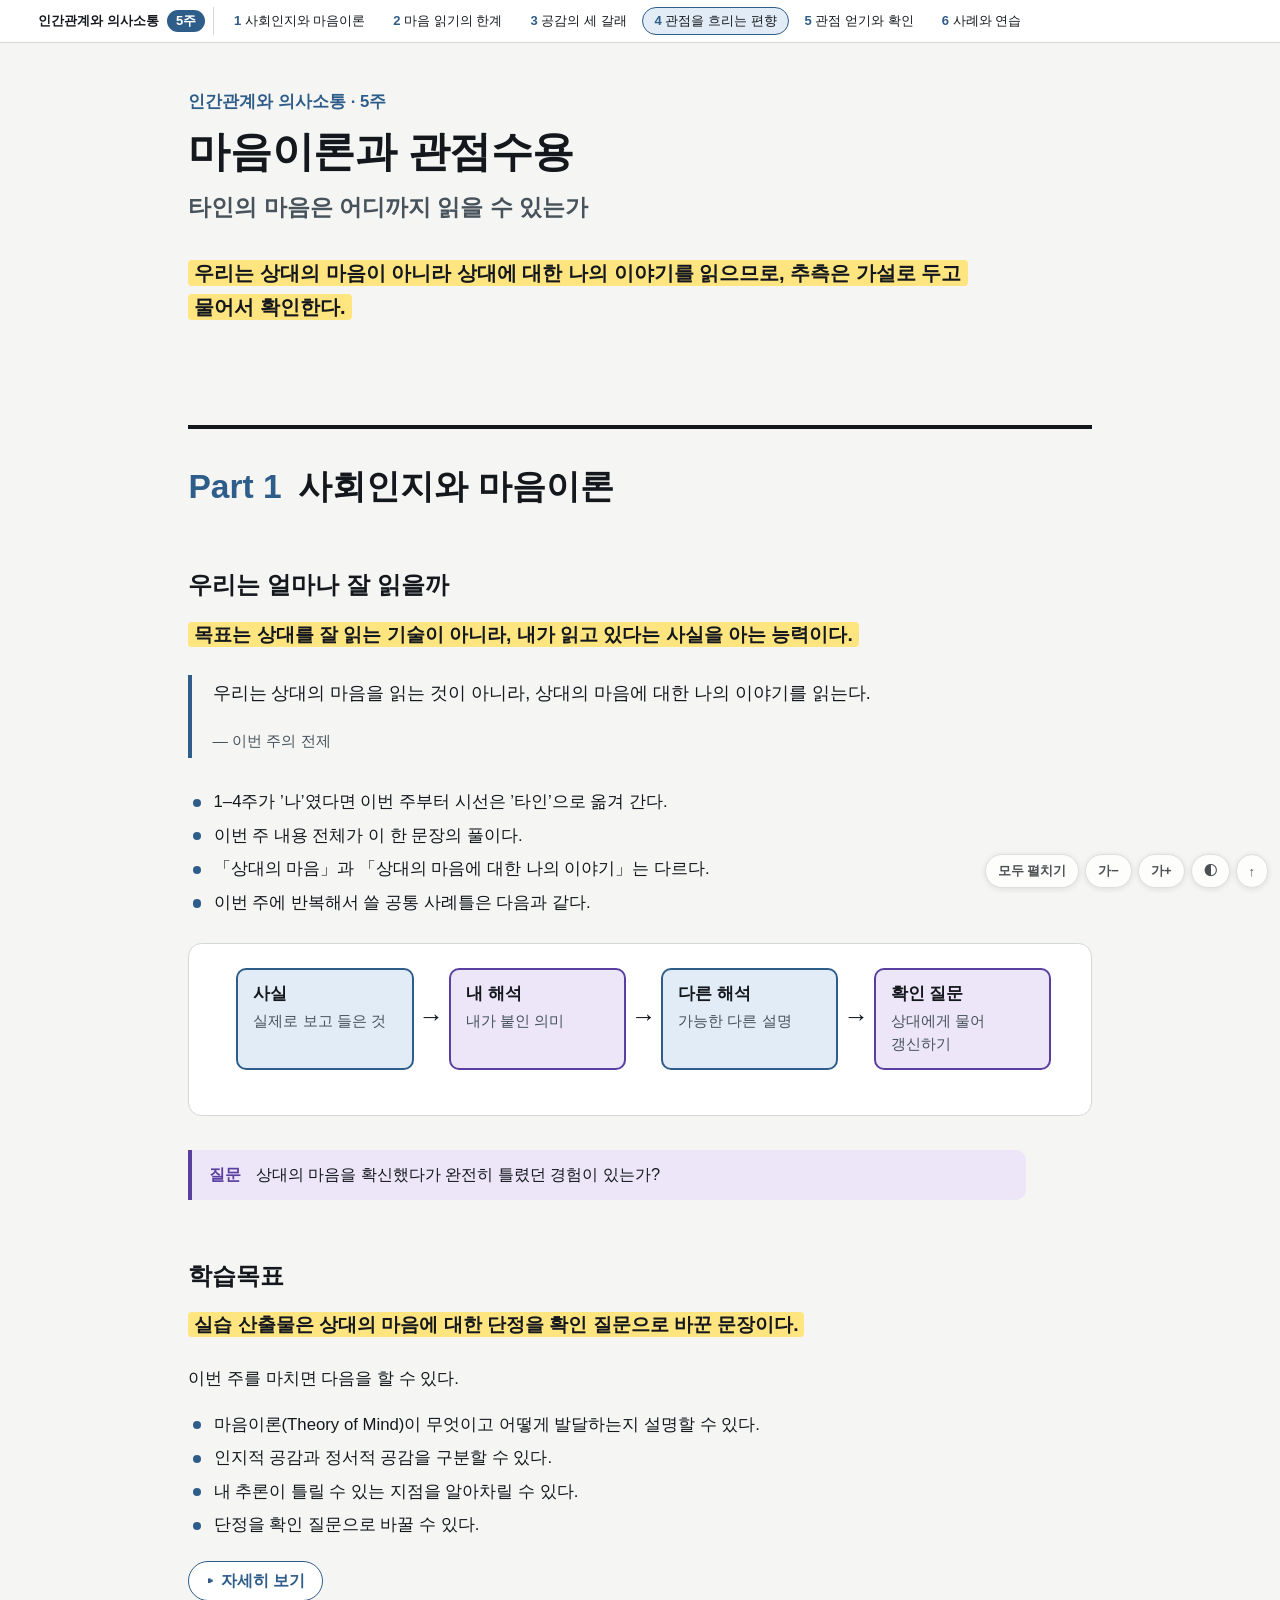
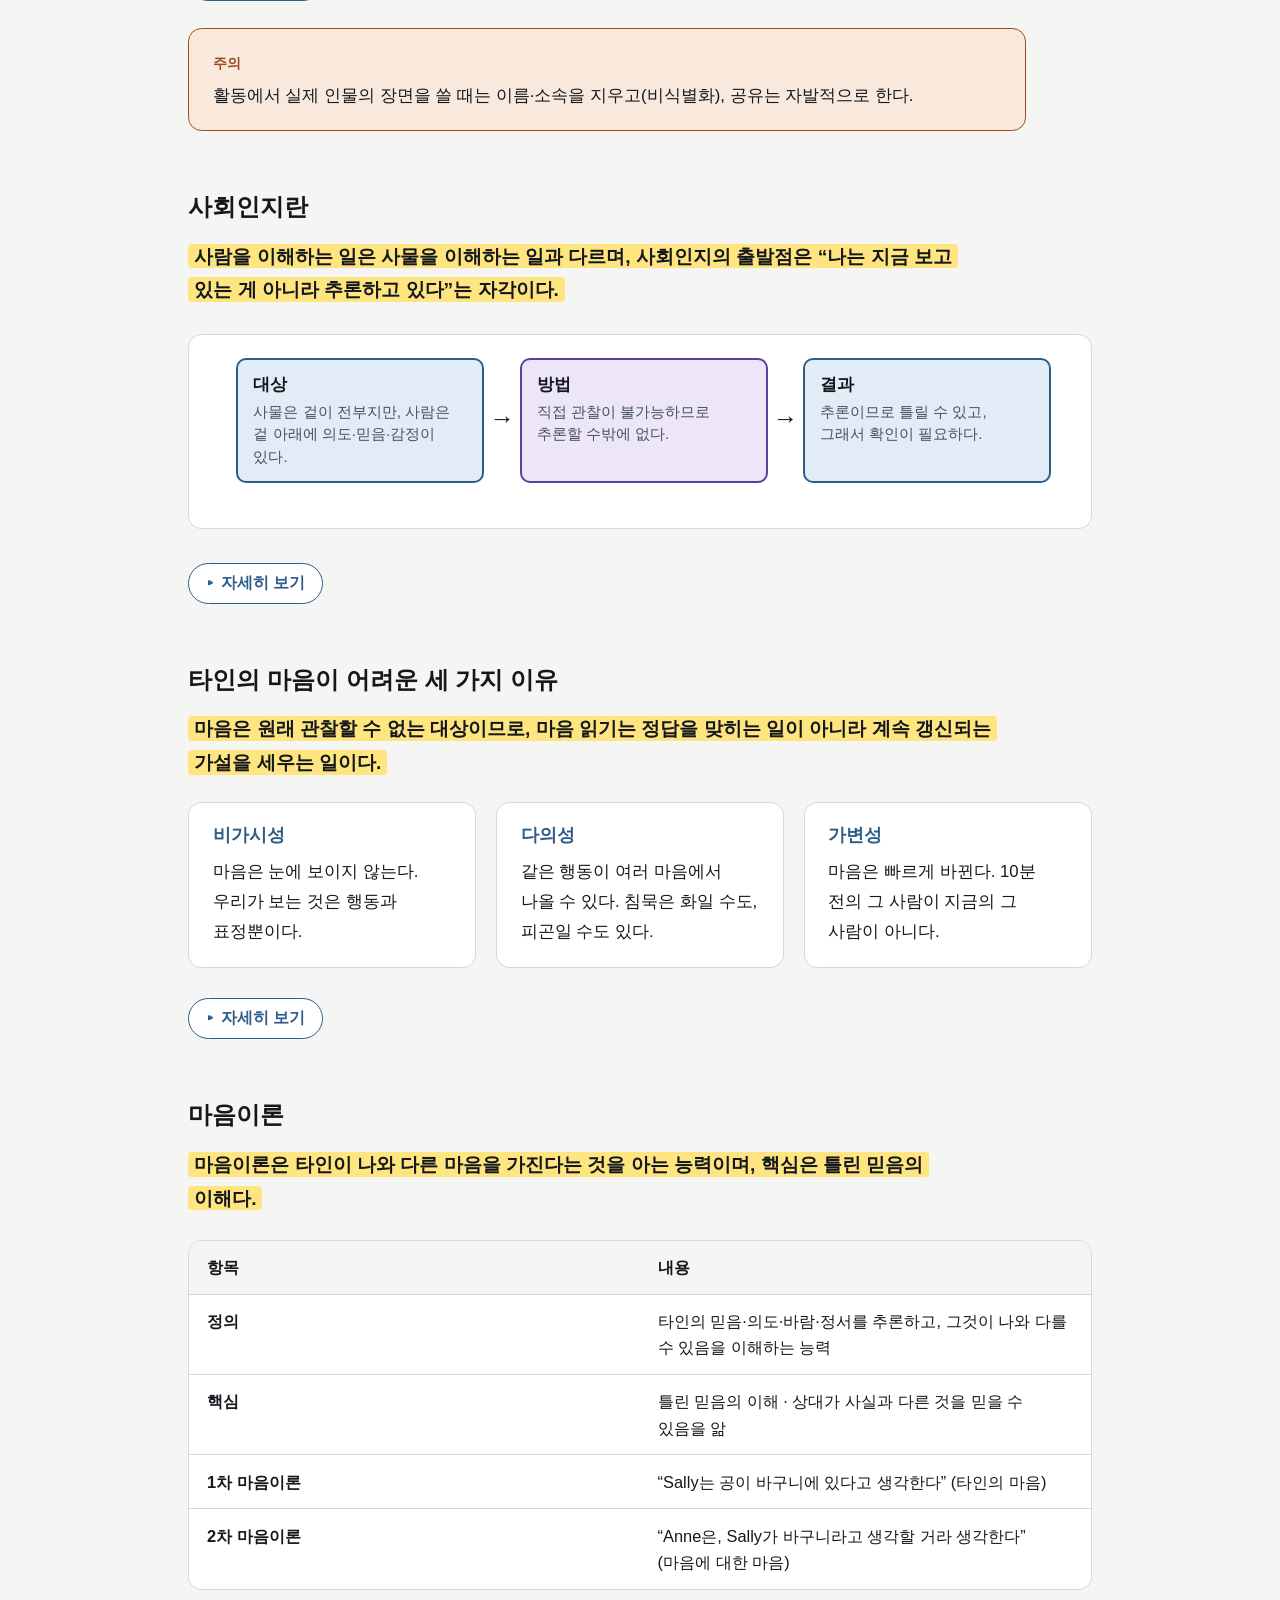
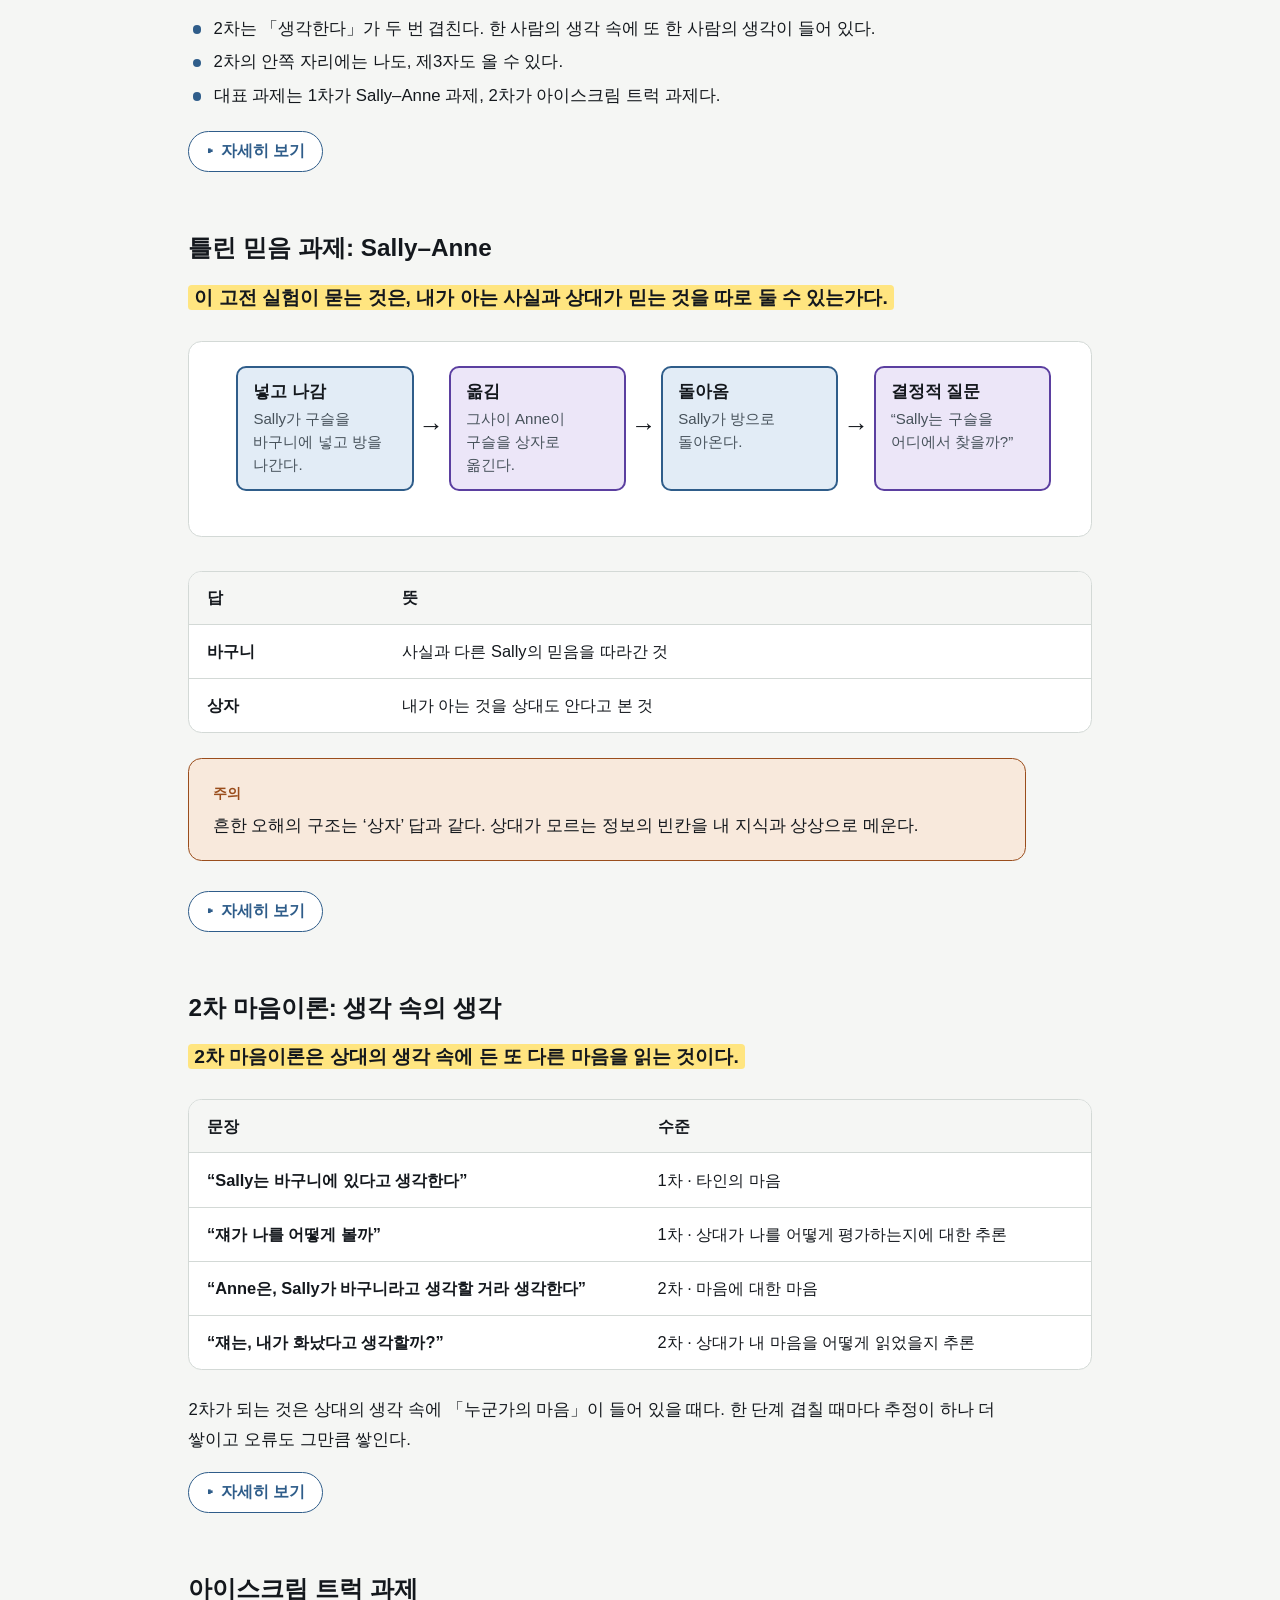
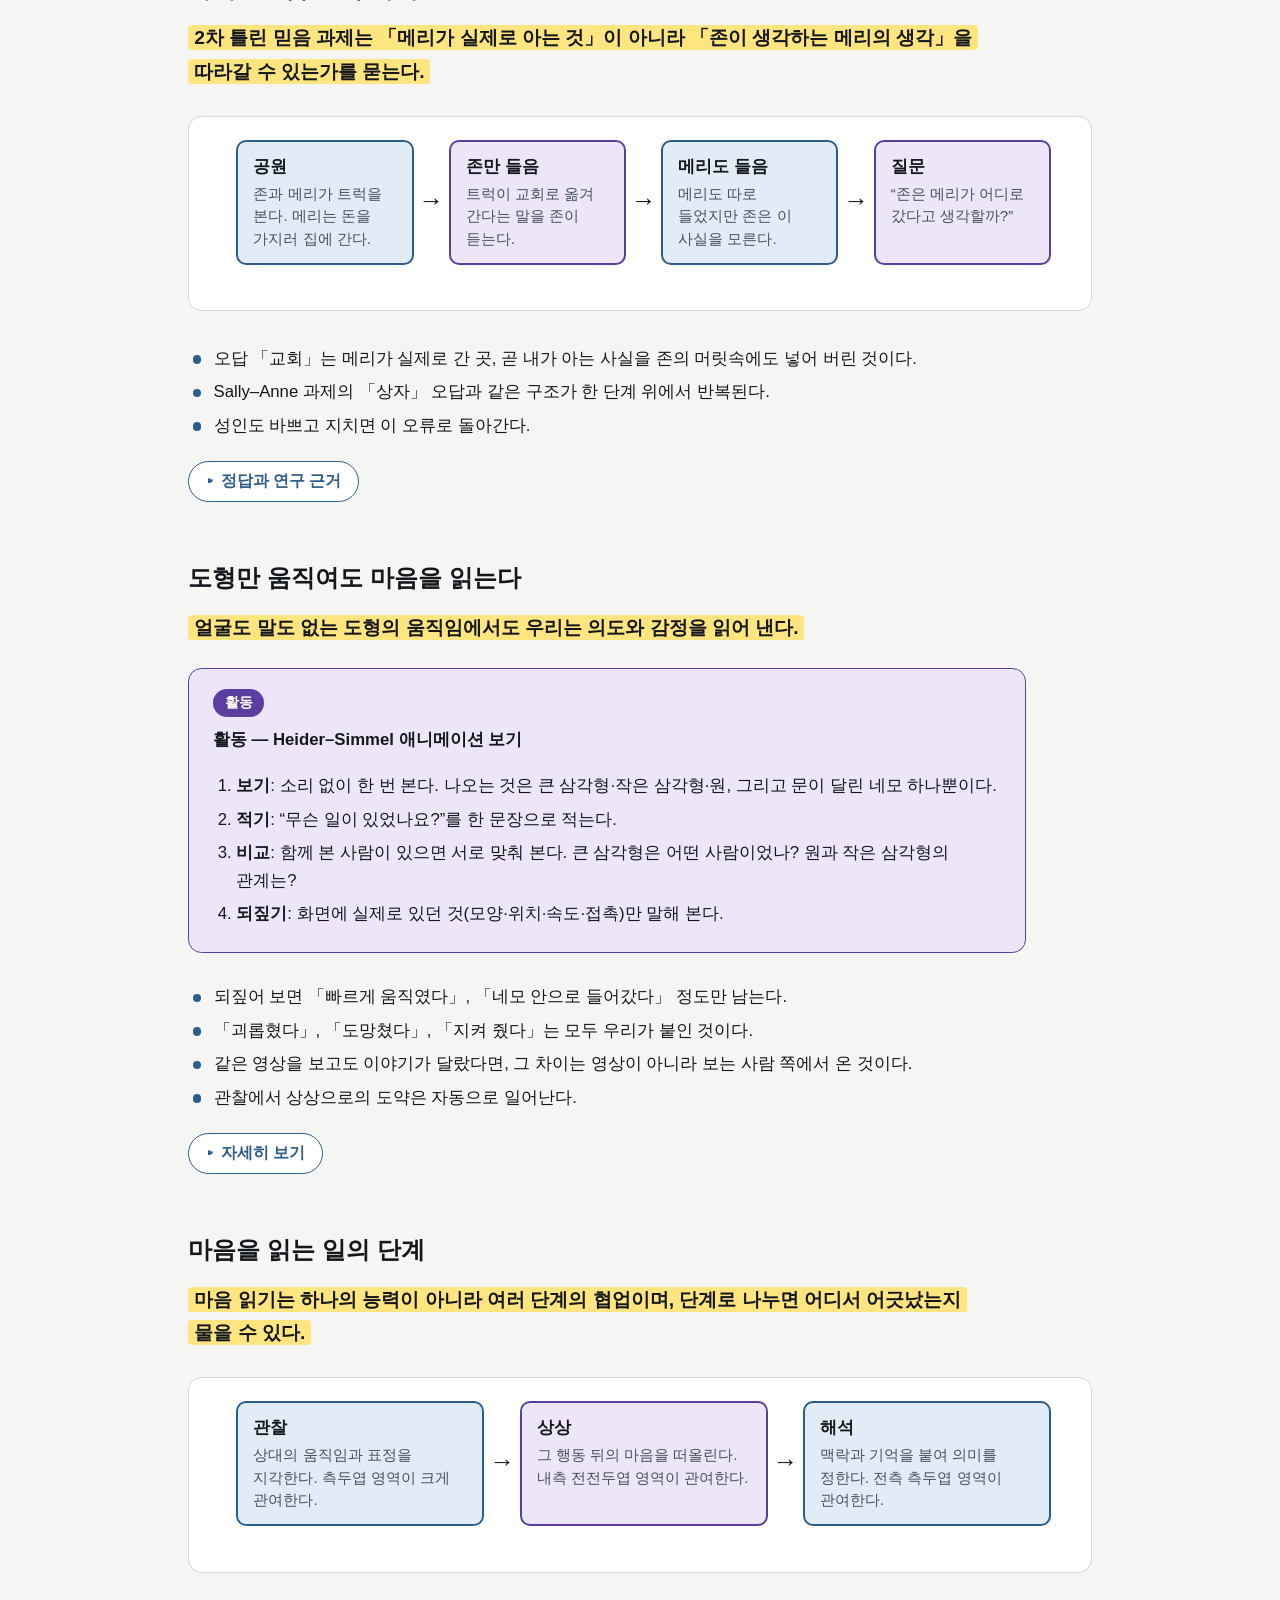
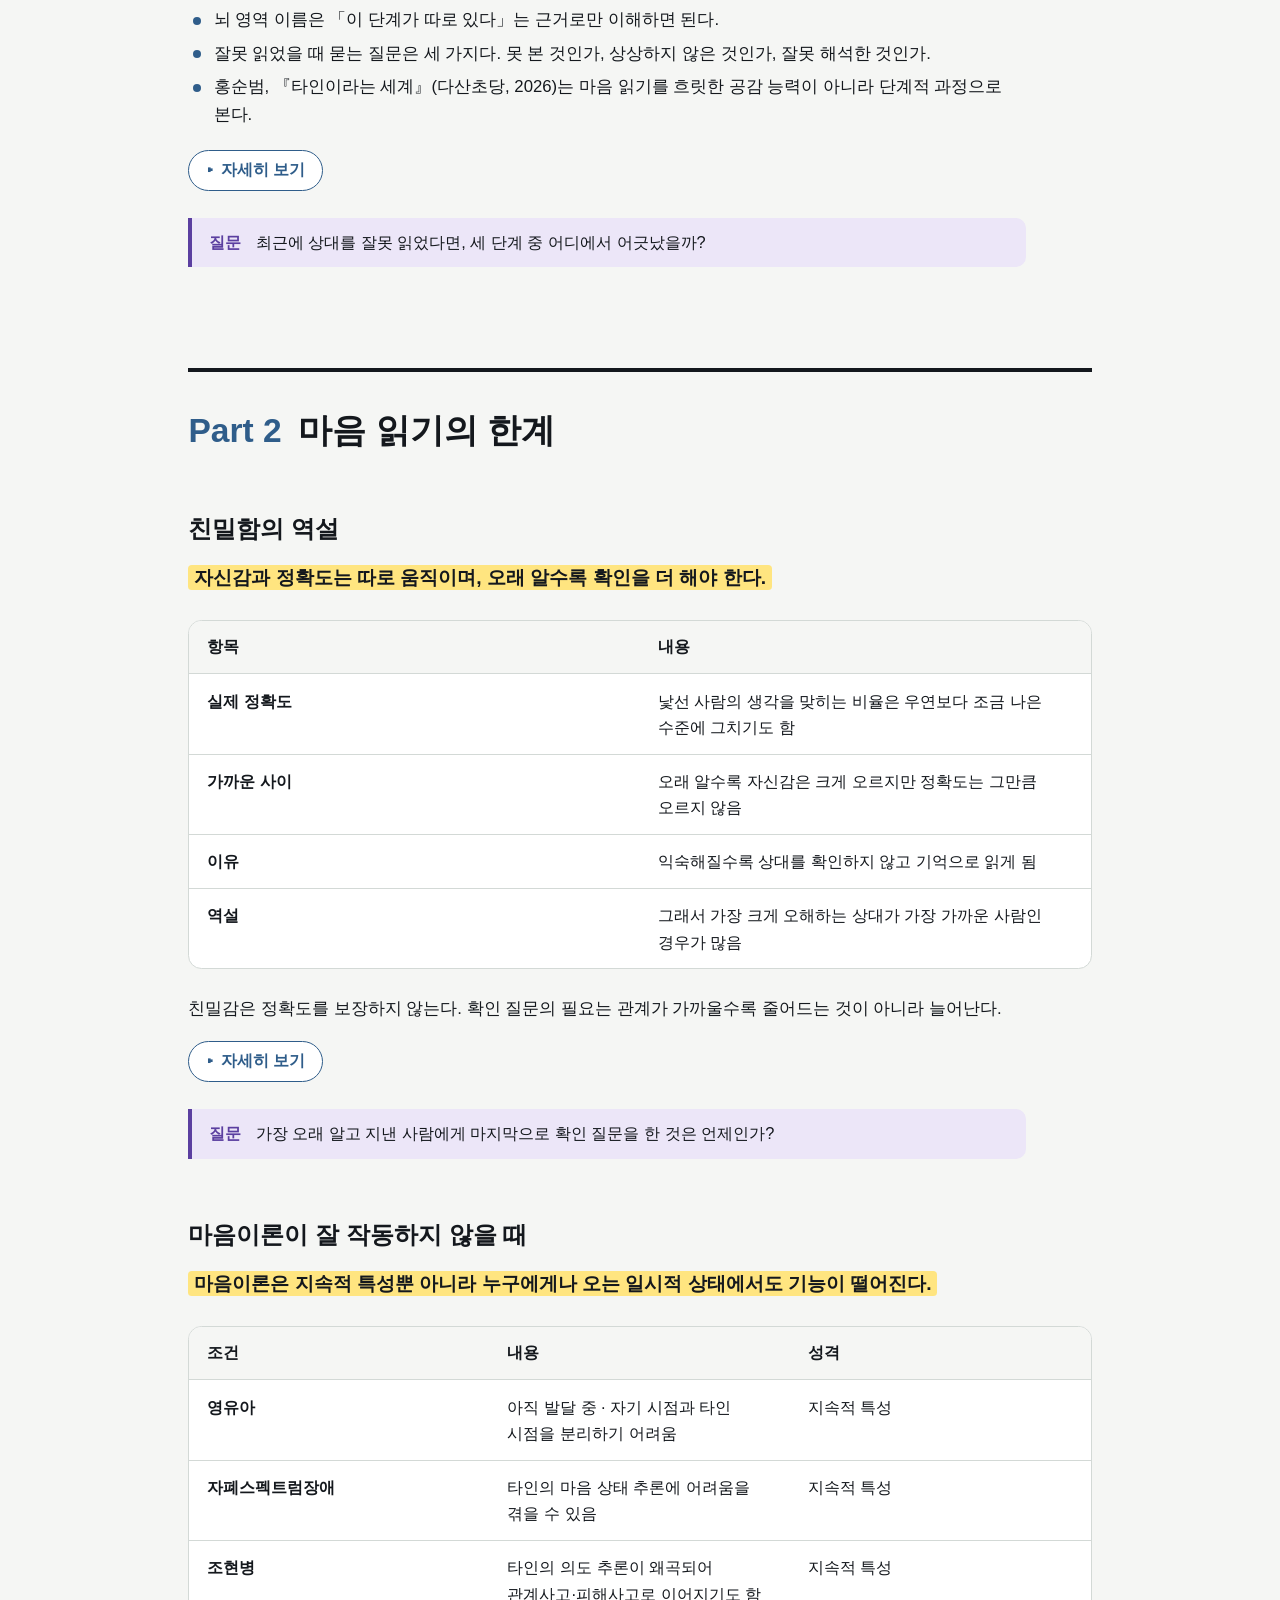
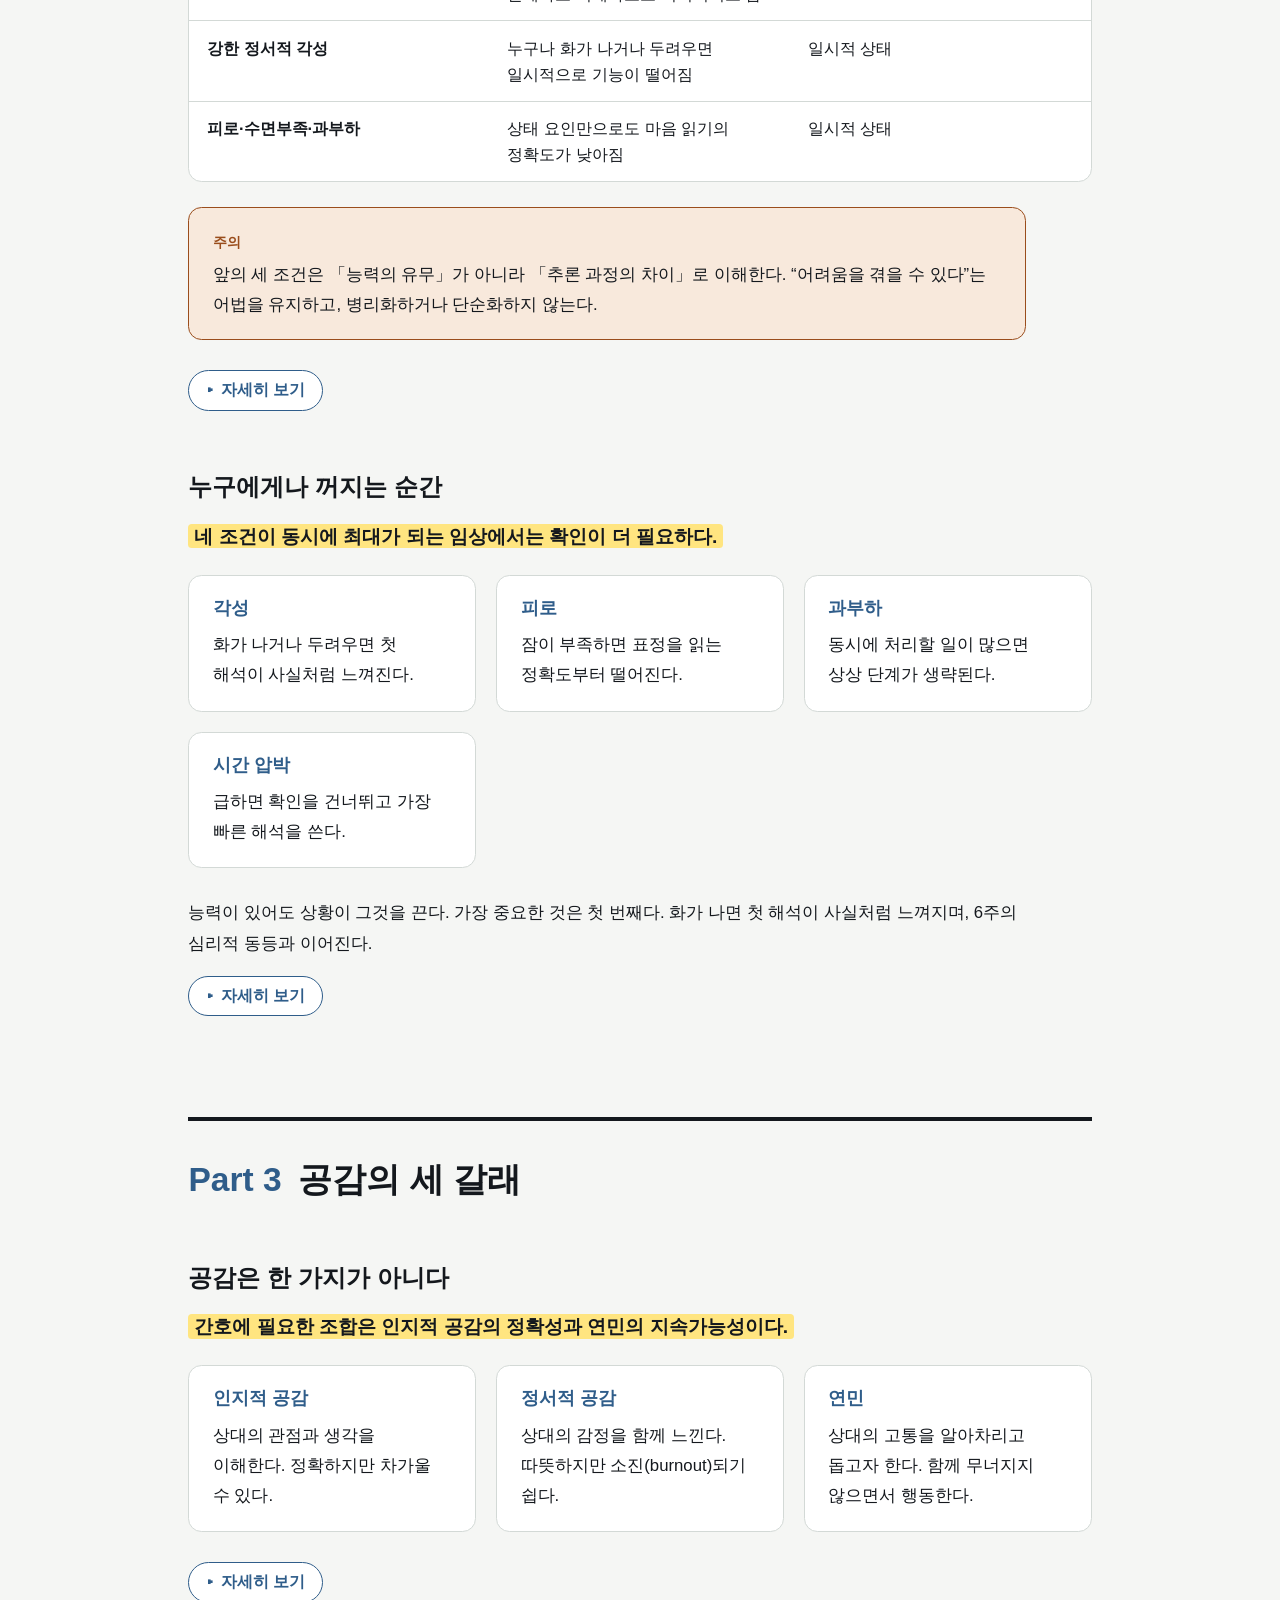
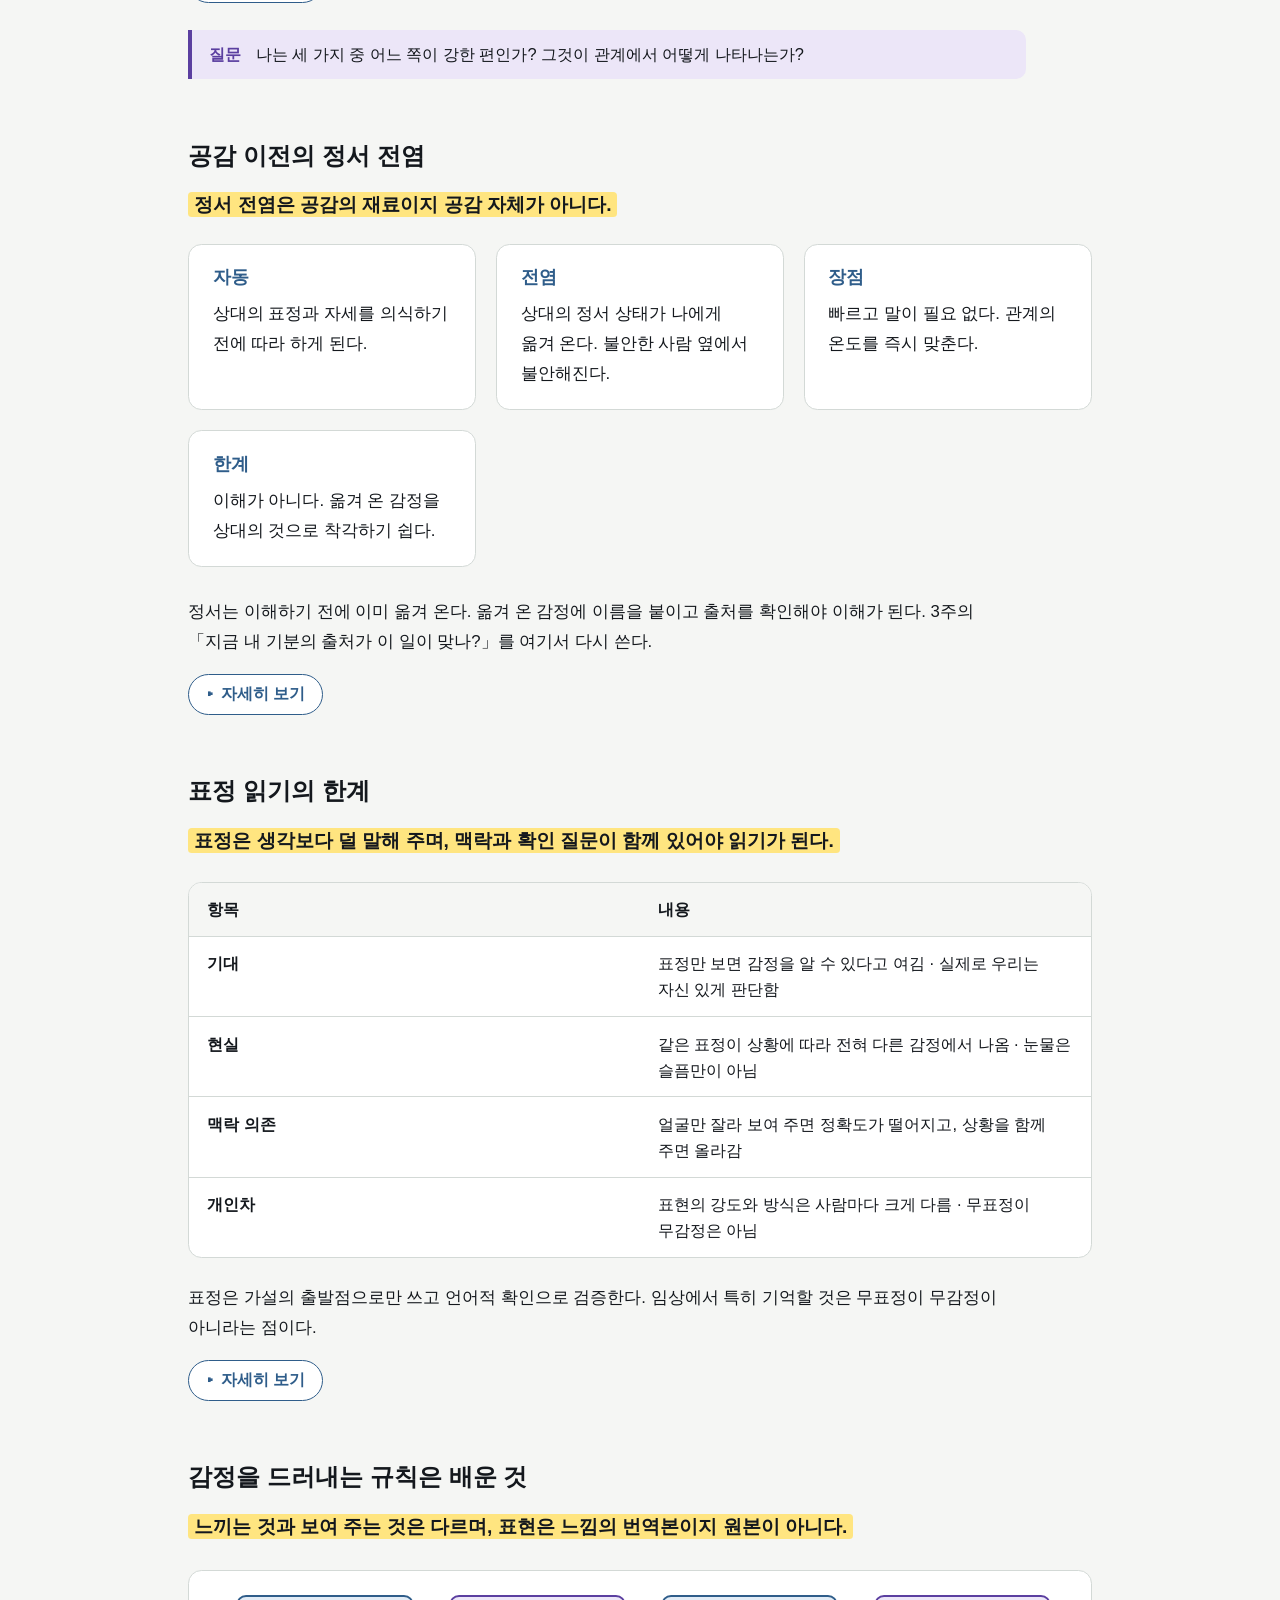
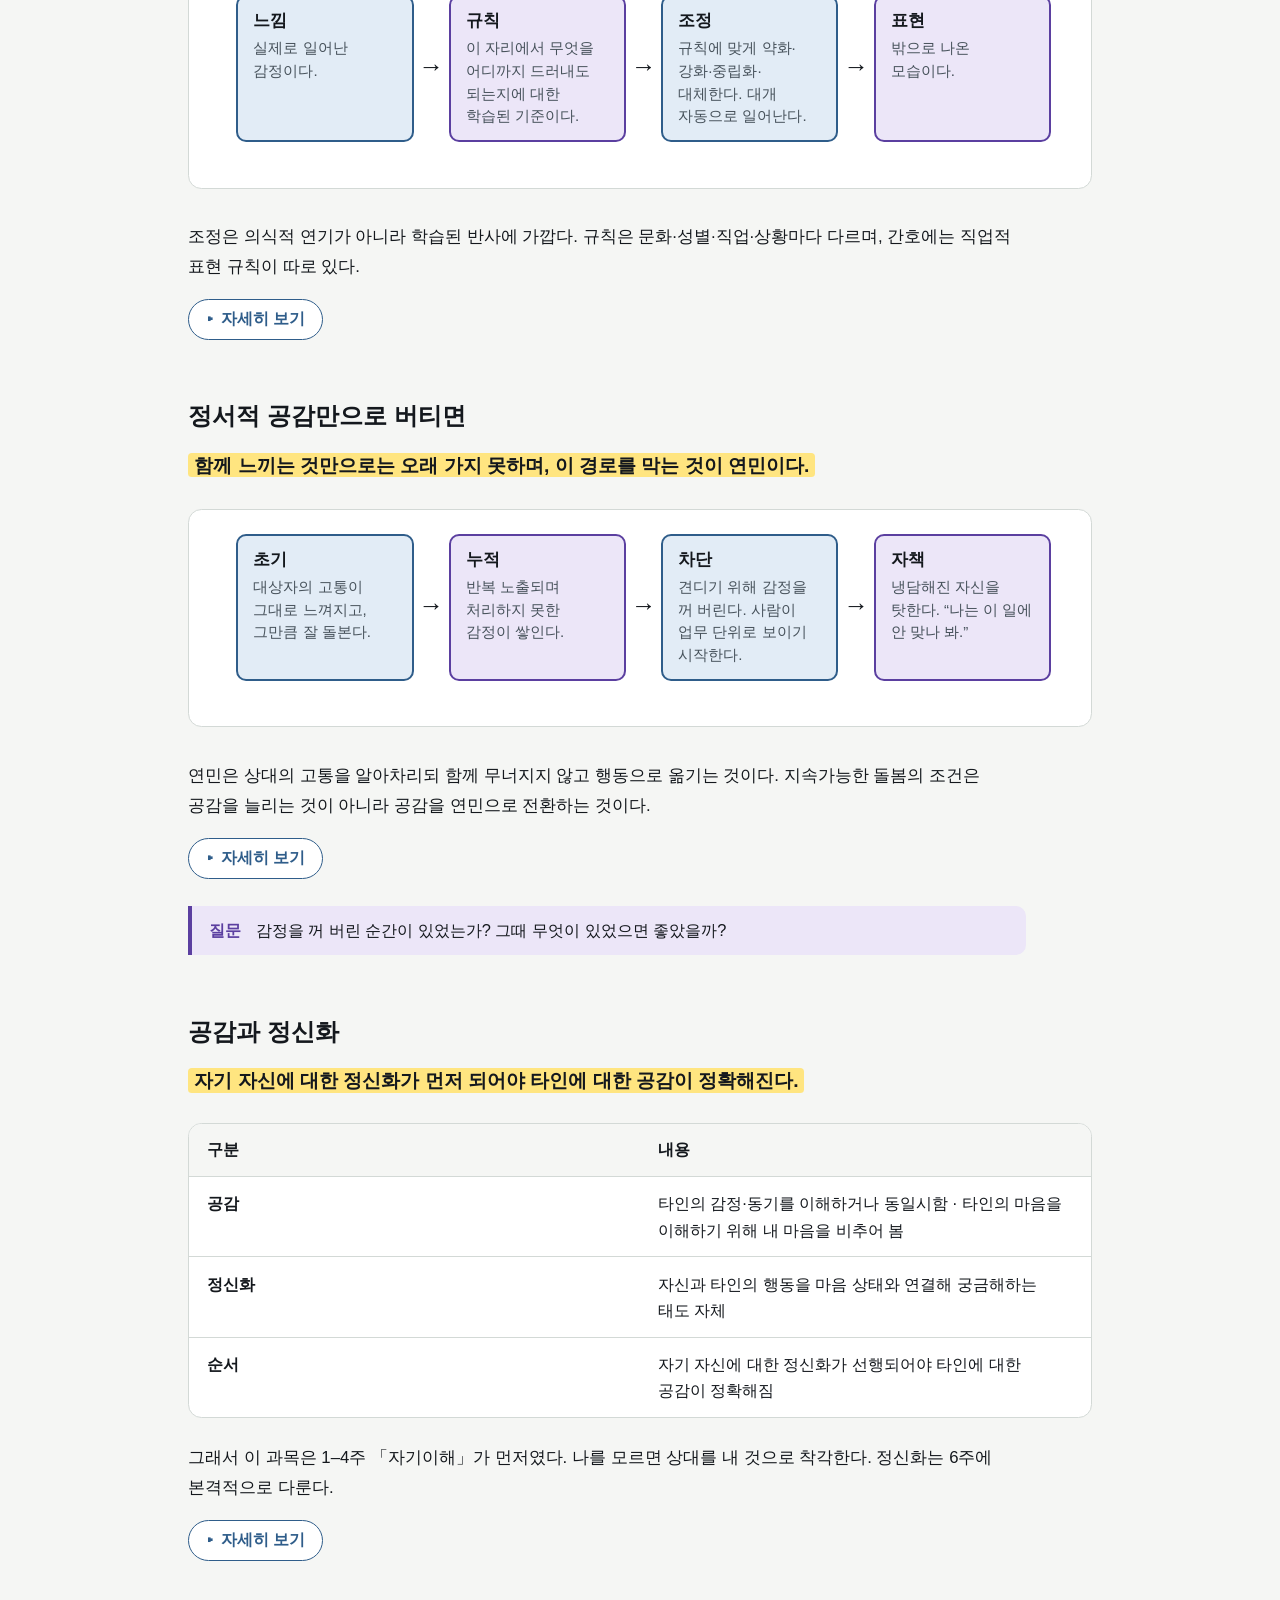
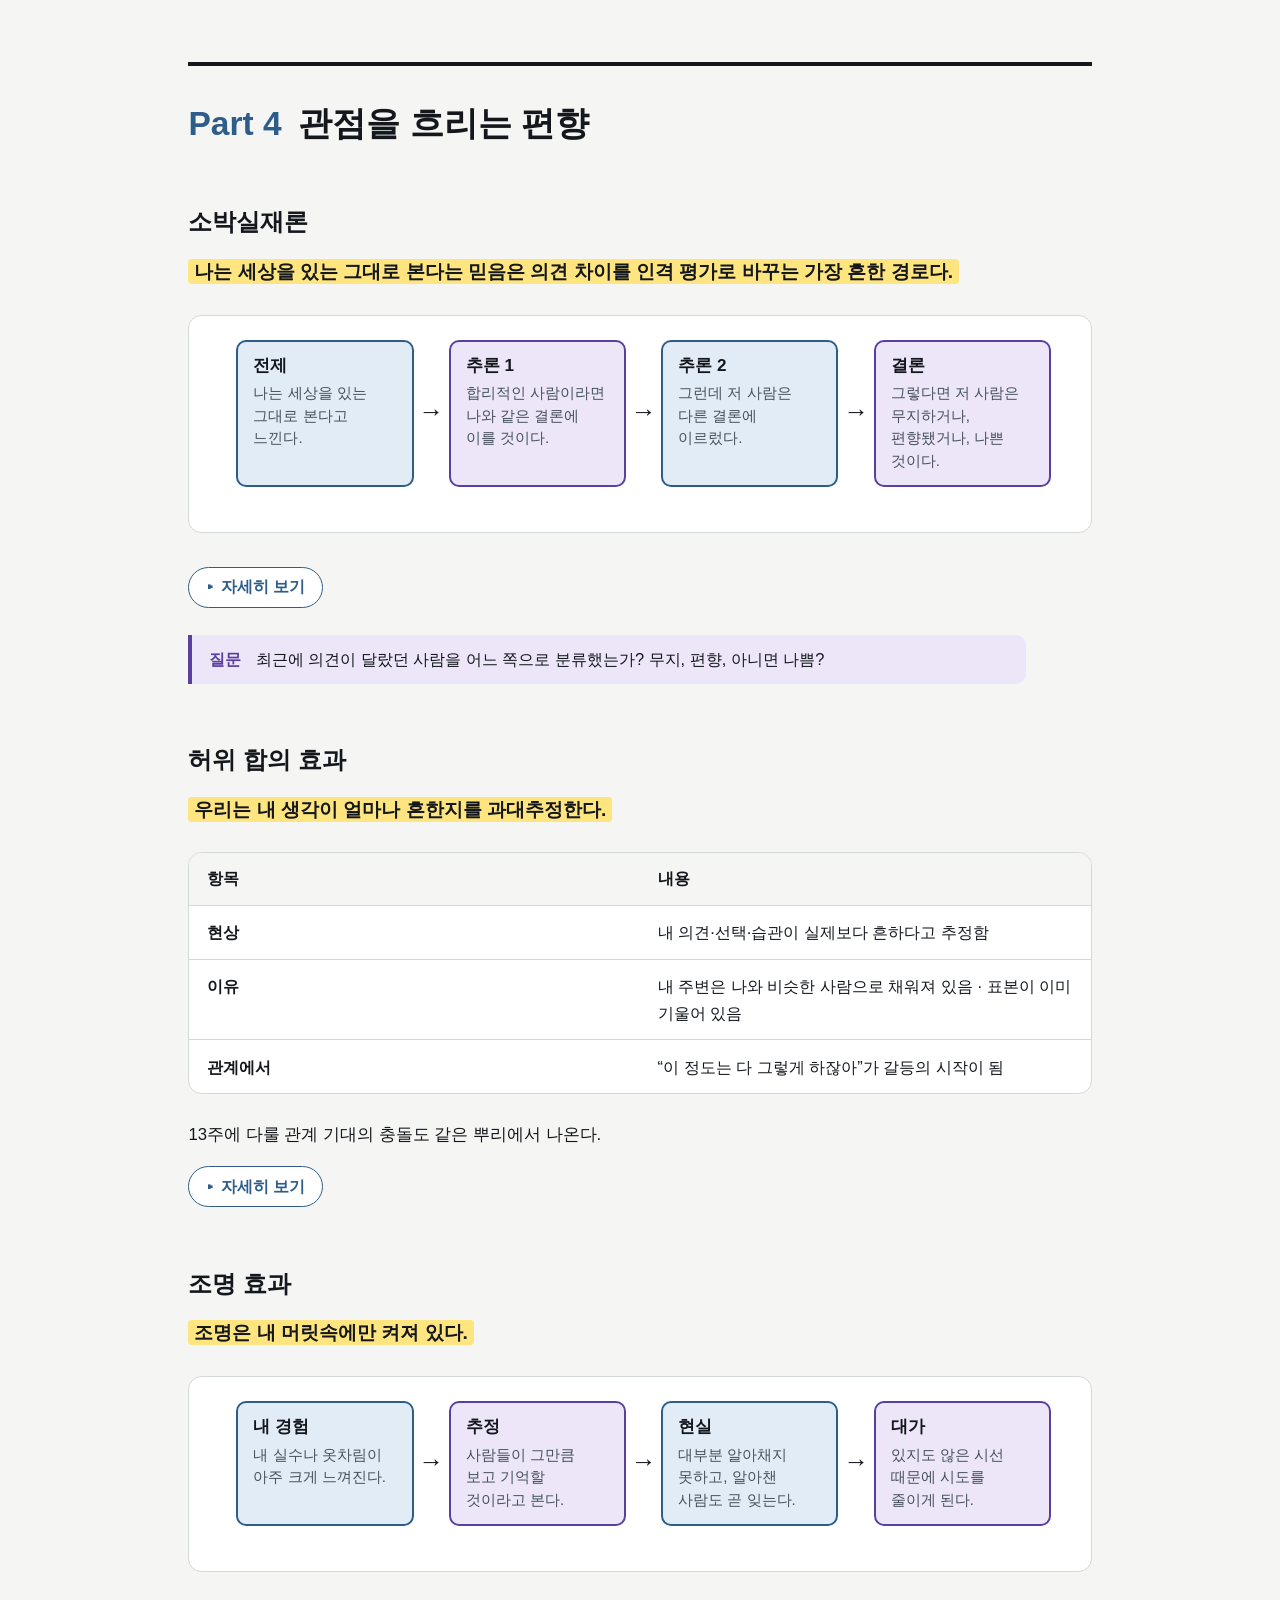
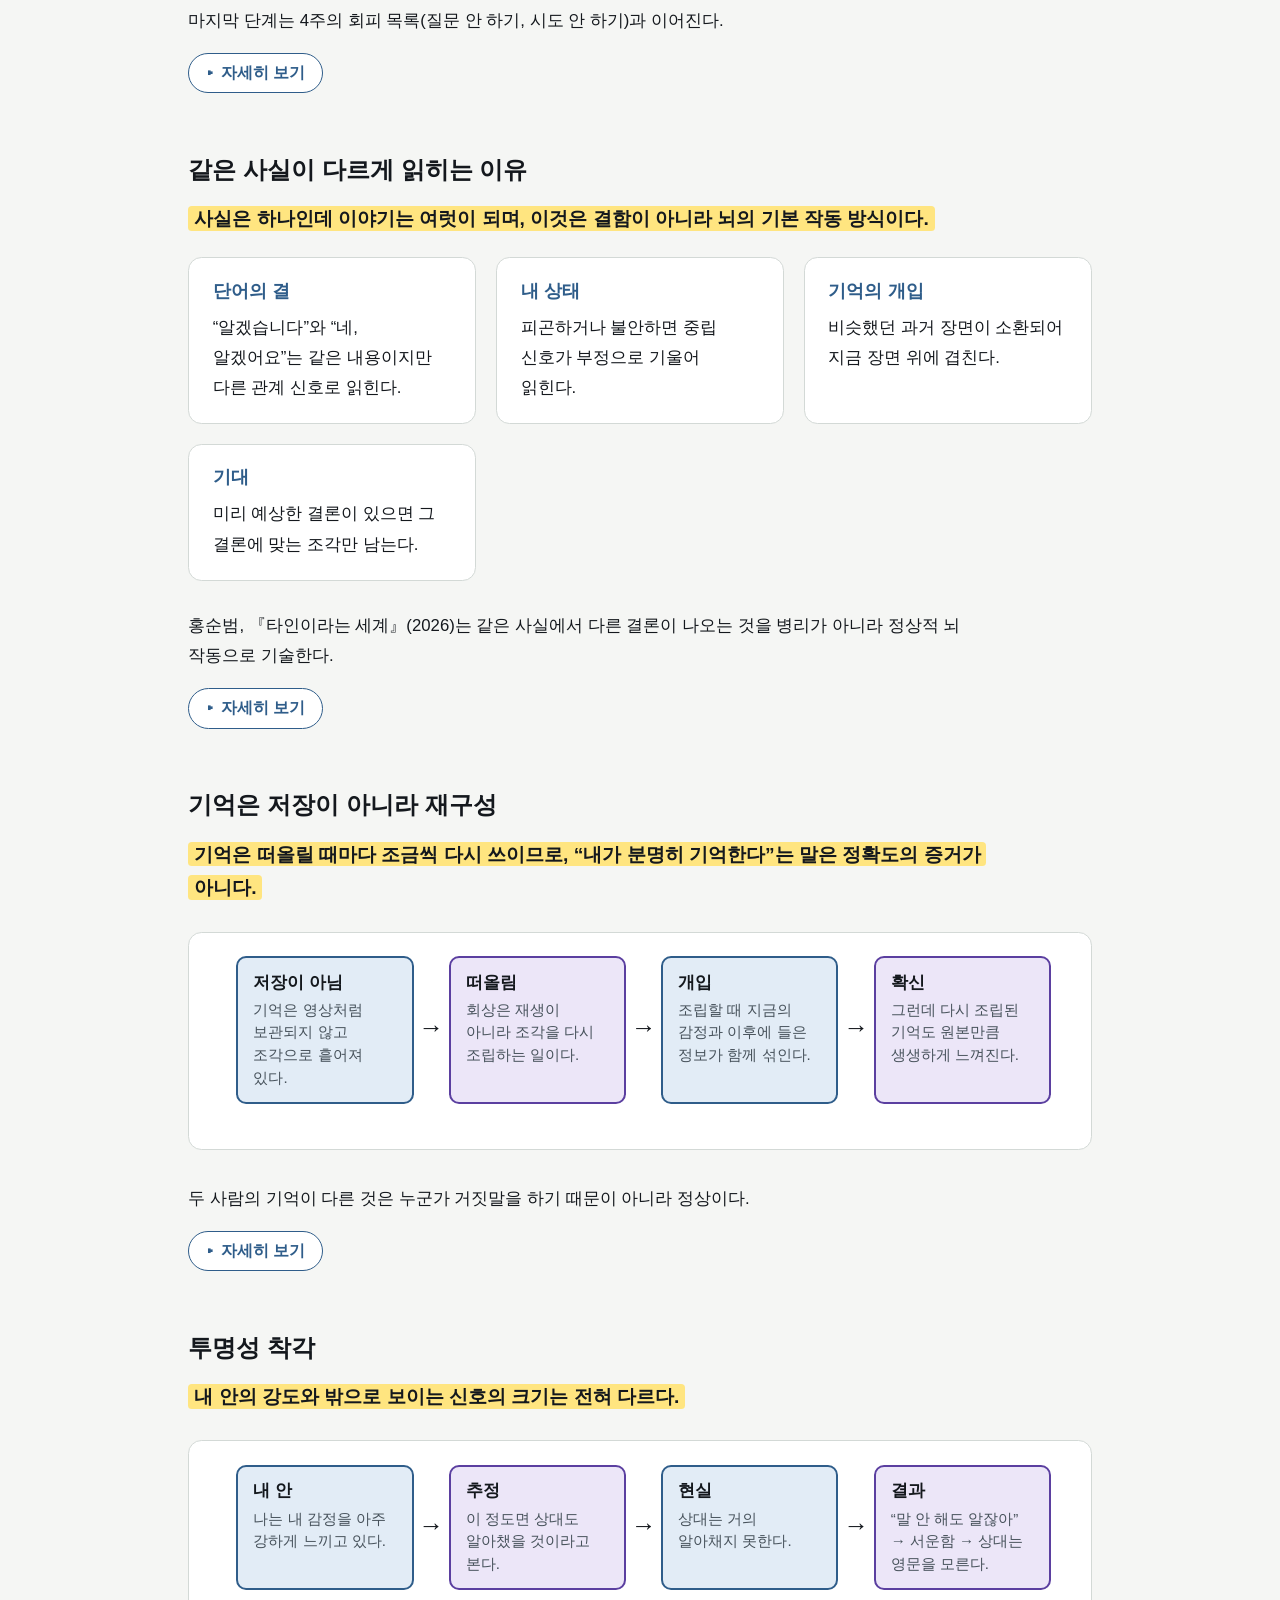
<file: docs/week05.html>
<!doctype html>
<html lang="ko">
<head>
<meta charset="utf-8">
<meta name="viewport" content="width=device-width, initial-scale=1, viewport-fit=cover">
<title>5주 마음이론과 관점수용 · 인간관계와 의사소통</title>
<link rel="stylesheet" href="assets/style.css?v=20261128173144">
<script>
(function (r) {
  try {
    var s = window.localStorage, t = s.getItem("hrc-theme"), z = parseFloat(s.getItem("hrc-zoom"));
    if (t === "light" || t === "dark") r.setAttribute("data-theme", t);
    if (z >= 0.8 && z <= 1.6) r.style.setProperty("--zoom", String(z));
  } catch (e) {}
})(document.documentElement);
</script>
</head>
<body>
<nav class="bar" aria-label="이 장의 차례">
  <div class="bar-in">
    <a class="brand" href="index.html">인간관계와 의사소통</a>
    <span class="wk">5주</span>
    <div class="tabs"><ul>
<li><a href="#사회인지와-마음이론"
id="toc-사회인지와-마음이론">사회인지와 마음이론</a></li>
<li><a href="#마음-읽기의-한계" id="toc-마음-읽기의-한계">마음 읽기의
한계</a></li>
<li><a href="#공감의-세-갈래" id="toc-공감의-세-갈래">공감의 세
갈래</a></li>
<li><a href="#관점을-흐리는-편향" id="toc-관점을-흐리는-편향">관점을
흐리는 편향</a></li>
<li><a href="#관점-얻기와-확인" id="toc-관점-얻기와-확인">관점 얻기와
확인</a></li>
<li><a href="#사례와-연습" id="toc-사례와-연습">사례와 연습</a></li>
</ul></div>
  </div>
</nav>

<main class="wrap">
<header class="head" id="top">
  <p class="eyebrow">인간관계와 의사소통 · 5주</p>
  <h1>마음이론과 관점수용</h1>
  <p class="sub">타인의 마음은 어디까지 읽을 수 있는가</p>
  <p class="key"><mark>우리는 상대의 마음이 아니라 상대에 대한 나의
이야기를 읽으므로, 추측은 가설로 두고 물어서 확인한다.</mark></p>
</header>

<section id="사회인지와-마음이론" class="level2">
<h2>사회인지와 마음이론</h2>
<section id="우리는-얼마나-잘-읽을까" class="level3">
<h3>우리는 얼마나 잘 읽을까</h3>
<div class="lead">
<p>목표는 상대를 잘 읽는 기술이 아니라, 내가 읽고 있다는 사실을 아는
능력이다.</p>
</div>
<div class="quote">
<p>우리는 상대의 마음을 읽는 것이 아니라, 상대의 마음에 대한 나의
이야기를 읽는다.</p>
<p>— 이번 주의 전제</p>
</div>
<ul>
<li>1–4주가 ’나’였다면 이번 주부터 시선은 ’타인’으로 옮겨 간다.</li>
<li>이번 주 내용 전체가 이 한 문장의 풀이다.</li>
<li>「상대의 마음」과 「상대의 마음에 대한 나의 이야기」는 다르다.</li>
<li>이번 주에 반복해서 쓸 공통 사례틀은 다음과 같다.</li>
</ul>
<figure class="fig"><ol class="flow">
<li class="node"><b>사실</b><span>실제로 보고 들은 것</span></li>
<li class="edge" aria-hidden="true"></li>
<li class="node"><b>내 해석</b><span>내가 붙인 의미</span></li>
<li class="edge" aria-hidden="true"></li>
<li class="node"><b>다른 해석</b><span>가능한 다른 설명</span></li>
<li class="edge" aria-hidden="true"></li>
<li class="node"><b>확인 질문</b><span>상대에게 물어 갱신하기</span></li>
</ol>
</figure>
<div class="question">
<p>상대의 마음을 확신했다가 완전히 틀렸던 경험이 있는가?</p>
</div>
</section>
<section id="학습목표" class="level3">
<h3>학습목표</h3>
<div class="lead">
<p>실습 산출물은 상대의 마음에 대한 단정을 확인 질문으로 바꾼
문장이다.</p>
</div>
<p>이번 주를 마치면 다음을 할 수 있다.</p>
<ul>
<li>마음이론(Theory of Mind)이 무엇이고 어떻게 발달하는지 설명할 수
있다.</li>
<li>인지적 공감과 정서적 공감을 구분할 수 있다.</li>
<li>내 추론이 틀릴 수 있는 지점을 알아차릴 수 있다.</li>
<li>단정을 확인 질문으로 바꿀 수 있다.</li>
</ul>
<details class="more"><summary>자세히 보기</summary><div class="more-body">
<p>이번 주의 흐름은 ’읽는 능력에서 확인하는 태도로’다.</p>
<p>핵심 개념어는 사회인지(social cognition), 마음이론, 틀린 믿음
과제(false belief task), 1차/2차 마음이론, 관점수용(perspective taking),
인지적 공감, 정서적 공감, 연민, 투명성 착각, 지식의 저주, 확인
질문이다.</p>
<p>연계 도서는 홍순범(2026)의 『타인이라는 세계』(다산초당)로, 이번 주와
같은 주제의 책이다. 저자가 의대생에게 해 온 마음이론 강의를 바탕으로
썼으며, 마음 읽기를 행동 관찰(측두엽) → 마음 상상(전전두엽) →
해석(전측두엽)의 단계로 설명한다.</p>
</div></details>
<div class="note">
<p>활동에서 실제 인물의 장면을 쓸 때는 이름·소속을 지우고(비식별화),
공유는 자발적으로 한다.</p>
</div>
</section>
<section id="사회인지란" class="level3">
<h3>사회인지란</h3>
<div class="lead">
<p>사람을 이해하는 일은 사물을 이해하는 일과 다르며, 사회인지의 출발점은
“나는 지금 보고 있는 게 아니라 추론하고 있다”는 자각이다.</p>
</div>
<figure class="fig"><ol class="flow">
<li class="node"><b>대상</b><span>사물은 겉이 전부지만, 사람은 겉 아래에 의도·믿음·감정이 있다.</span></li>
<li class="edge" aria-hidden="true"></li>
<li class="node"><b>방법</b><span>직접 관찰이 불가능하므로 추론할 수밖에 없다.</span></li>
<li class="edge" aria-hidden="true"></li>
<li class="node"><b>결과</b><span>추론이므로 틀릴 수 있고, 그래서 확인이 필요하다.</span></li>
</ol>
</figure>
<details class="more"><summary>자세히 보기</summary><div class="more-body">
<p>사회인지는 사람과 사회적 상황에 관한 정보를 지각·해석·기억·활용하는
인지 과정을 다루는 영역으로, Susan Fiske &amp; Shelley Taylor의
<em>Social Cognition</em>이 표준적 참고서다. 물리적 대상 지각과의 결정적
차이는 대상이 관찰 불가능한 내적 상태(의도·믿음·정서)를 가진다는 점이며,
따라서 사회 지각은 필연적으로 추론(inference)을 포함한다.</p>
<p>추론이라는 점을 자각하는 것이 이후 편향 논의(7주)의 전제가 된다.
자신이 추론 중임을 모르면 추론의 오류를 점검할 수 없다.</p>
<ul>
<li>오늘 아침 누군가에 대해 내린 판단 중, 실제로 ’본 것’은
무엇이었는가?</li>
</ul>
</div></details>
</section>
<section id="타인의-마음이-어려운-세-가지-이유" class="level3">
<h3>타인의 마음이 어려운 세 가지 이유</h3>
<div class="lead">
<p>마음은 원래 관찰할 수 없는 대상이므로, 마음 읽기는 정답을 맞히는 일이
아니라 계속 갱신되는 가설을 세우는 일이다.</p>
</div>
<div class="cards">
<section id="비가시성" class="level4 card">
<h4>비가시성</h4>
<p>마음은 눈에 보이지 않는다. 우리가 보는 것은 행동과 표정뿐이다.</p>
</section>
<section id="다의성" class="level4 card">
<h4>다의성</h4>
<p>같은 행동이 여러 마음에서 나올 수 있다. 침묵은 화일 수도, 피곤일 수도
있다.</p>
</section>
<section id="가변성" class="level4 card">
<h4>가변성</h4>
<p>마음은 빠르게 바뀐다. 10분 전의 그 사람이 지금의 그 사람이
아니다.</p>
</section>
</div>
<details class="more"><summary>자세히 보기</summary><div class="more-body">
<p>행동에서 내적 상태로 가는 추론은 일대일 대응이 아니라 일대다
대응이다. 하나의 관찰 가능한 행동은 여러 내적 상태와 양립한다. 이
불확정성 때문에 사회 지각은 원리적으로 오류 가능하며, 확률적 가설 검증의
성격을 갖는다.</p>
<p>가변성 문제는 추론의 유효 기간이 짧다는 것을 뜻한다. 한 번 세운 상대
모형을 갱신하지 않으면 정확도는 시간이 지날수록 떨어지며, 이는 뒤의
’친밀함의 역설’로 이어진다.</p>
<ul>
<li>최근 상대의 침묵을 어떻게 읽었는가? 다른 설명도 가능했을까?</li>
</ul>
</div></details>
</section>
<section id="마음이론" class="level3">
<h3>마음이론</h3>
<div class="lead">
<p>마음이론은 타인이 나와 다른 마음을 가진다는 것을 아는 능력이며,
핵심은 틀린 믿음의 이해다.</p>
</div>
<div class="tbl">
<table>
<colgroup>
<col style="width: 50%" />
<col style="width: 50%" />
</colgroup>
<thead>
<tr>
<th>항목</th>
<th>내용</th>
</tr>
</thead>
<tbody>
<tr>
<td><strong>정의</strong></td>
<td>타인의 믿음·의도·바람·정서를 추론하고, 그것이 나와 다를 수 있음을
이해하는 능력</td>
</tr>
<tr>
<td><strong>핵심</strong></td>
<td>틀린 믿음의 이해 · 상대가 사실과 다른 것을 믿을 수 있음을 앎</td>
</tr>
<tr>
<td><strong>1차 마음이론</strong></td>
<td>“Sally는 공이 바구니에 있다고 생각한다” (타인의 마음)</td>
</tr>
<tr>
<td><strong>2차 마음이론</strong></td>
<td>“Anne은, Sally가 바구니라고 생각할 거라 생각한다” (마음에 대한
마음)</td>
</tr>
</tbody>
</table>
</div>
<ul>
<li>2차는 「생각한다」가 두 번 겹친다. 한 사람의 생각 속에 또 한 사람의
생각이 들어 있다.</li>
<li>2차의 안쪽 자리에는 나도, 제3자도 올 수 있다.</li>
<li>대표 과제는 1차가 Sally–Anne 과제, 2차가 아이스크림 트럭
과제다.</li>
</ul>
<details class="more"><summary>자세히 보기</summary><div class="more-body">
<p>마음이론(Theory of Mind, ToM)은 David Premack &amp; Guy Woodruff
(1978), <em>Behavioral and Brain Sciences</em>가 침팬지 연구에서 제안한
용어로, 자신과 타인에게 마음 상태를 귀속시키고 그것으로 행동을 예측하는
능력을 말한다. 결정적 검증 조건으로 제시된 것이 틀린 믿음(false
belief)의 이해다. 상대가 사실과 다른 것을 믿을 수 있음을 알아야 마음
표상과 실재를 분리한 것이다.</p>
<p>1차 마음이론은 타인의 마음 상태에 대한 표상(「A는 ~라고
생각한다」)이고, 2차 마음이론은 한 사람의 마음 상태에 대해 또 다른
사람이 갖는 표상을 추론하는 것(「A는 B가 ~라고 생각한다고
생각한다」)이다.</p>
<ul>
<li>조별 단톡방에서 “내가 삐졌다고 저 사람이 생각하면 어떡하지”를 계산해
본 적이 있는가? 그것은 몇 차 마음이론일까?</li>
</ul>
</div></details>
</section>
<section id="틀린-믿음-과제-sallyanne" class="level3">
<h3>틀린 믿음 과제: Sally–Anne</h3>
<div class="lead">
<p>이 고전 실험이 묻는 것은, 내가 아는 사실과 상대가 믿는 것을 따로 둘
수 있는가다.</p>
</div>
<figure class="fig"><ol class="flow">
<li class="node"><b>넣고 나감</b><span>Sally가 구슬을 바구니에 넣고 방을 나간다.</span></li>
<li class="edge" aria-hidden="true"></li>
<li class="node"><b>옮김</b><span>그사이 Anne이 구슬을 상자로 옮긴다.</span></li>
<li class="edge" aria-hidden="true"></li>
<li class="node"><b>돌아옴</b><span>Sally가 방으로 돌아온다.</span></li>
<li class="edge" aria-hidden="true"></li>
<li class="node"><b>결정적 질문</b><span>“Sally는 구슬을 어디에서 찾을까?”</span></li>
</ol>
</figure>
<div class="tbl">
<table>
<thead>
<tr>
<th>답</th>
<th>뜻</th>
</tr>
</thead>
<tbody>
<tr>
<td><strong>바구니</strong></td>
<td>사실과 다른 Sally의 믿음을 따라간 것</td>
</tr>
<tr>
<td><strong>상자</strong></td>
<td>내가 아는 것을 상대도 안다고 본 것</td>
</tr>
</tbody>
</table>
</div>
<div class="note">
<p>흔한 오해의 구조는 ‘상자’ 답과 같다. 상대가 모르는 정보의 빈칸을 내
지식과 상상으로 메운다.</p>
</div>
<details class="more"><summary>자세히 보기</summary><div class="more-body">
<p>Sally–Anne 과제는 Simon Baron-Cohen, Alan Leslie &amp; Uta Frith
(1985)가 Heinz Wimmer &amp; Josef Perner (1983)의 틀린 믿음 과제를
변형해 사용한 것이다. 이 과제를 처음 보고한 원논문 도판은 Baron-Cohen,
Leslie &amp; Frith (1985), <em>Cognition</em> 21, 37–46의 Figure
1이다.</p>
<p>전형적으로 4세 전후에 통과율이 급격히 올라가며, 이 전환이 표상적
마음이론의 획득 지표로 해석된다. 다만 비언어적·암묵적 측정에서는 훨씬
이른 시기에도 틀린 믿음 민감성이 관찰된다는 보고가 있어, 「몇 세에
획득되는가」보다 「어떤 수준의 이해인가」가 현재의 쟁점이다.</p>
<p>성인에게도 이 과제가 의미가 있는 것은, 자기 지식을 억제하는 실행
기능이 부하 상태에서 실패하기 때문이다. 뒤의 ’누구에게나 꺼지는 순간’과
연결된다.</p>
<ul>
<li>최근에 “말 안 해도 알겠지”라고 생각한 적이 있는가?</li>
</ul>
</div></details>
</section>
<section id="차-마음이론-생각-속의-생각" class="level3">
<h3>2차 마음이론: 생각 속의 생각</h3>
<div class="lead">
<p>2차 마음이론은 상대의 생각 속에 든 또 다른 마음을 읽는 것이다.</p>
</div>
<div class="tbl">
<table>
<colgroup>
<col style="width: 50%" />
<col style="width: 50%" />
</colgroup>
<thead>
<tr>
<th>문장</th>
<th>수준</th>
</tr>
</thead>
<tbody>
<tr>
<td>“Sally는 바구니에 있다고 생각한다”</td>
<td>1차 · 타인의 마음</td>
</tr>
<tr>
<td>“쟤가 나를 어떻게 볼까”</td>
<td>1차 · 상대가 나를 어떻게 평가하는지에 대한 추론</td>
</tr>
<tr>
<td>“Anne은, Sally가 바구니라고 생각할 거라 생각한다”</td>
<td>2차 · 마음에 대한 마음</td>
</tr>
<tr>
<td>“쟤는, 내가 화났다고 생각할까?”</td>
<td>2차 · 상대가 내 마음을 어떻게 읽었을지 추론</td>
</tr>
</tbody>
</table>
</div>
<p>2차가 되는 것은 상대의 생각 속에 「누군가의 마음」이 들어 있을 때다.
한 단계 겹칠 때마다 추정이 하나 더 쌓이고 오류도 그만큼 쌓인다.</p>
<details class="more"><summary>자세히 보기</summary><div class="more-body">
<p>2차 틀린 믿음(second-order false belief)은 표상에 대한 표상을
요구하므로 인지적 부담이 크고, 1차보다 2–3년 늦게 획득된다.</p>
<p>「쟤가 나를 어떻게 볼까」는 상대가 나를 어떻게 평가하는지에 대한
추론이므로 엄밀히는 1차다. 여기에 「쟤는 내가 긴장한 걸 눈치챘다고
생각할까」처럼 상대가 내 마음을 어떻게 읽었는지가 겹치면 2차가 된다.
사회적 불안과 자의식적 정서는 이 두 수준의 추정이 겹치며 커지며, 4주와
이어지는 지점이다.</p>
<ul>
<li>“쟤가 나를 어떻게 볼까”와 “쟤는, 내가 화났다고 생각할까?”는 각각 몇
차 마음이론일까?</li>
</ul>
</div></details>
</section>
<section id="아이스크림-트럭-과제" class="level3">
<h3>아이스크림 트럭 과제</h3>
<div class="lead">
<p>2차 틀린 믿음 과제는 「메리가 실제로 아는 것」이 아니라 「존이
생각하는 메리의 생각」을 따라갈 수 있는가를 묻는다.</p>
</div>
<figure class="fig"><ol class="flow">
<li class="node"><b>공원</b><span>존과 메리가 트럭을 본다. 메리는 돈을 가지러 집에 간다.</span></li>
<li class="edge" aria-hidden="true"></li>
<li class="node"><b>존만 들음</b><span>트럭이 교회로 옮겨 간다는 말을 존이 듣는다.</span></li>
<li class="edge" aria-hidden="true"></li>
<li class="node"><b>메리도 들음</b><span>메리도 따로 들었지만 존은 이 사실을 모른다.</span></li>
<li class="edge" aria-hidden="true"></li>
<li class="node"><b>질문</b><span>“존은 메리가 어디로 갔다고 생각할까?”</span></li>
</ol>
</figure>
<ul>
<li>오답 「교회」는 메리가 실제로 간 곳, 곧 내가 아는 사실을 존의
머릿속에도 넣어 버린 것이다.</li>
<li>Sally–Anne 과제의 「상자」 오답과 같은 구조가 한 단계 위에서
반복된다.</li>
<li>성인도 바쁘고 지치면 이 오류로 돌아간다.</li>
</ul>
<details class="more"><summary>정답과 연구 근거</summary><div class="more-body">
<p>정답은 「공원」이다. 존은 메리가 트럭이 옮겨 간다는 사실을 모른다고
생각하기 때문이다.</p>
<p>이 과제는 Josef Perner &amp; Heinz Wimmer (1985), <em>Journal of
Experimental Child Psychology</em> 39, 437–471의 것으로, 원문 등장인물은
John과 Mary다. 이야기 뒤에 기억·사실 확인 질문을 먼저 하고, 2차 믿음
질문과 「왜 그렇게 생각해?」라는 정당화 질문을 이어서 묻는다. 통과는
대략 6–7세이며, 이야기를 짧게 하고 기억 보조를 준 단순화 버전에서는
5–6세도 통과한다(Sullivan, Zaitchik &amp; Tager-Flusberg, 1994).</p>
<ul>
<li>“내가 이미 알고 있다는 걸 저 사람도 알겠지”라고 생각했다가 어긋난
적이 있는가?</li>
</ul>
</div></details>
</section>
<section id="도형만-움직여도-마음을-읽는다" class="level3">
<h3>도형만 움직여도 마음을 읽는다</h3>
<div class="lead">
<p>얼굴도 말도 없는 도형의 움직임에서도 우리는 의도와 감정을 읽어
낸다.</p>
</div>
<div class="activity">
<p><strong>활동 — Heider–Simmel 애니메이션 보기</strong></p>
<ol type="1">
<li><strong>보기</strong>: 소리 없이 한 번 본다. 나오는 것은 큰
삼각형·작은 삼각형·원, 그리고 문이 달린 네모 하나뿐이다.</li>
<li><strong>적기</strong>: “무슨 일이 있었나요?”를 한 문장으로
적는다.</li>
<li><strong>비교</strong>: 함께 본 사람이 있으면 서로 맞춰 본다. 큰
삼각형은 어떤 사람이었나? 원과 작은 삼각형의 관계는?</li>
<li><strong>되짚기</strong>: 화면에 실제로 있던
것(모양·위치·속도·접촉)만 말해 본다.</li>
</ol>
</div>
<ul>
<li>되짚어 보면 「빠르게 움직였다」, 「네모 안으로 들어갔다」 정도만
남는다.</li>
<li>「괴롭혔다」, 「도망쳤다」, 「지켜 줬다」는 모두 우리가 붙인
것이다.</li>
<li>같은 영상을 보고도 이야기가 달랐다면, 그 차이는 영상이 아니라 보는
사람 쪽에서 온 것이다.</li>
<li>관찰에서 상상으로의 도약은 자동으로 일어난다.</li>
</ul>
<details class="more"><summary>자세히 보기</summary><div class="more-body">
<p>Fritz Heider &amp; Marianne Simmel (1944), <em>American Journal of
Psychology</em> 57은 판지로 오린 도형을 유리판 위에서 조금씩 움직여 찍은
짧은 무성 애니메이션을 만들었다. 참가자에게 본 것을 기술하게 하자 첫
실험 34명 중 33명이 도형을 의도와 감정을 가진 인물로 묘사했고, 절반
이상은 하나의 이어진 이야기로 설명했다. 도형의 움직임만 기술한 사람은
1명이었다.</p>
<p>Heider는 이 관찰을 바탕으로 사람들이 행동의 원인을 상대의 의도와
성향으로 돌리는 경향을 체계화했고, 이는 이후 귀인 이론(attribution
theory)의 출발점이 되었다. 움직이는 도형 과제는 마음이론 연구의 도구로도
쓰였다. Fiona Abell, Francesca Happé &amp; Uta Frith (2000)의 「animated
triangles」 과제는 도형의 움직임에 의도와 마음 상태를 얼마나, 어떻게
귀속시키는지를 측정하며 자폐스펙트럼 연구에 널리 쓰였다.</p>
<p>영상: https://www.youtube.com/watch?v=VTNmLt7QX8E</p>
<ul>
<li>큰 삼각형을 “나쁜 쪽”으로 읽었다면, 그 판단의 근거는 화면 속 어디에
있었는가?</li>
</ul>
</div></details>
</section>
<section id="마음을-읽는-일의-단계" class="level3">
<h3>마음을 읽는 일의 단계</h3>
<div class="lead">
<p>마음 읽기는 하나의 능력이 아니라 여러 단계의 협업이며, 단계로 나누면
어디서 어긋났는지 물을 수 있다.</p>
</div>
<figure class="fig"><ol class="flow">
<li class="node"><b>관찰</b><span>상대의 움직임과 표정을 지각한다. 측두엽 영역이 크게 관여한다.</span></li>
<li class="edge" aria-hidden="true"></li>
<li class="node"><b>상상</b><span>그 행동 뒤의 마음을 떠올린다. 내측 전전두엽 영역이 관여한다.</span></li>
<li class="edge" aria-hidden="true"></li>
<li class="node"><b>해석</b><span>맥락과 기억을 붙여 의미를 정한다. 전측 측두엽 영역이 관여한다.</span></li>
</ol>
</figure>
<ul>
<li>뇌 영역 이름은 「이 단계가 따로 있다」는 근거로만 이해하면
된다.</li>
<li>잘못 읽었을 때 묻는 질문은 세 가지다. 못 본 것인가, 상상하지 않은
것인가, 잘못 해석한 것인가.</li>
<li>홍순범, 『타인이라는 세계』(다산초당, 2026)는 마음 읽기를 흐릿한
공감 능력이 아니라 단계적 과정으로 본다.</li>
</ul>
<details class="more"><summary>자세히 보기</summary><div class="more-body">
<p>마음 상태 추론에는 후측 상측두구(pSTS)를 포함한 지각 처리, 내측
전전두피질(mPFC)과 측두두정접합(TPJ)의 마음 상태 귀속, 전측 측두엽의
사회적 지식 인출이 관여한다는 것이 신경영상 연구의 일반적 정리다. 단계적
모형의 교육적 가치는 실패 지점을 특정할 수 있다는 데 있다.</p>
</div></details>
<div class="question">
<p>최근에 상대를 잘못 읽었다면, 세 단계 중 어디에서 어긋났을까?</p>
</div>
</section>
</section>
<section id="마음-읽기의-한계" class="level2">
<h2>마음 읽기의 한계</h2>
<section id="친밀함의-역설" class="level3">
<h3>친밀함의 역설</h3>
<div class="lead">
<p>자신감과 정확도는 따로 움직이며, 오래 알수록 확인을 더 해야 한다.</p>
</div>
<div class="tbl">
<table>
<colgroup>
<col style="width: 50%" />
<col style="width: 50%" />
</colgroup>
<thead>
<tr>
<th>항목</th>
<th>내용</th>
</tr>
</thead>
<tbody>
<tr>
<td><strong>실제 정확도</strong></td>
<td>낯선 사람의 생각을 맞히는 비율은 우연보다 조금 나은 수준에 그치기도
함</td>
</tr>
<tr>
<td><strong>가까운 사이</strong></td>
<td>오래 알수록 자신감은 크게 오르지만 정확도는 그만큼 오르지 않음</td>
</tr>
<tr>
<td><strong>이유</strong></td>
<td>익숙해질수록 상대를 확인하지 않고 기억으로 읽게 됨</td>
</tr>
<tr>
<td><strong>역설</strong></td>
<td>그래서 가장 크게 오해하는 상대가 가장 가까운 사람인 경우가 많음</td>
</tr>
</tbody>
</table>
</div>
<p>친밀감은 정확도를 보장하지 않는다. 확인 질문의 필요는 관계가
가까울수록 줄어드는 것이 아니라 늘어난다.</p>
<details class="more"><summary>자세히 보기</summary><div class="more-body">
<p>공감 정확도(empathic accuracy) 연구는 William Ickes (1993)가
체계화했으며, 실제 상호작용 중 상대의 생각·감정을 얼마나 정확히
추론하는지를 측정한다. 친밀도가 정확도를 항상 높이지는 않으며, 관계
기간이 길어질수록 자신감은 커지지만 정확도는 정체하거나 감소한다는
보고가 있다. William Swann &amp; Michael Gill (1997)의 「친밀 대상
정확도의 착각」 연구가 자주 인용된다.</p>
<p>제안된 기제는 갱신 실패다. 익숙한 상대에 대해서는 현재 단서를
확인하지 않고 저장된 모형에서 답을 인출한다.</p>
</div></details>
<div class="question">
<p>가장 오래 알고 지낸 사람에게 마지막으로 확인 질문을 한 것은
언제인가?</p>
</div>
</section>
<section id="마음이론이-잘-작동하지-않을-때" class="level3">
<h3>마음이론이 잘 작동하지 않을 때</h3>
<div class="lead">
<p>마음이론은 지속적 특성뿐 아니라 누구에게나 오는 일시적 상태에서도
기능이 떨어진다.</p>
</div>
<div class="tbl">
<table>
<colgroup>
<col style="width: 33%" />
<col style="width: 33%" />
<col style="width: 33%" />
</colgroup>
<thead>
<tr>
<th>조건</th>
<th>내용</th>
<th>성격</th>
</tr>
</thead>
<tbody>
<tr>
<td><strong>영유아</strong></td>
<td>아직 발달 중 · 자기 시점과 타인 시점을 분리하기 어려움</td>
<td>지속적 특성</td>
</tr>
<tr>
<td><strong>자폐스펙트럼장애</strong></td>
<td>타인의 마음 상태 추론에 어려움을 겪을 수 있음</td>
<td>지속적 특성</td>
</tr>
<tr>
<td><strong>조현병</strong></td>
<td>타인의 의도 추론이 왜곡되어 관계사고·피해사고로 이어지기도 함</td>
<td>지속적 특성</td>
</tr>
<tr>
<td><strong>강한 정서적 각성</strong></td>
<td>누구나 화가 나거나 두려우면 일시적으로 기능이 떨어짐</td>
<td>일시적 상태</td>
</tr>
<tr>
<td><strong>피로·수면부족·과부하</strong></td>
<td>상태 요인만으로도 마음 읽기의 정확도가 낮아짐</td>
<td>일시적 상태</td>
</tr>
</tbody>
</table>
</div>
<div class="note">
<p>앞의 세 조건은 「능력의 유무」가 아니라 「추론 과정의 차이」로
이해한다. “어려움을 겪을 수 있다”는 어법을 유지하고, 병리화하거나
단순화하지 않는다.</p>
</div>
<details class="more"><summary>자세히 보기</summary><div class="more-body">
<p>Henry Wellman, David Cross &amp; Julanne Watson (2001)의 메타분석은
틀린 믿음 과제 수행의 발달적 변화가 문화를 가로질러 재현됨을
보고했다.</p>
<p>자폐스펙트럼장애에서의 마음이론 곤란은 Baron-Cohen 등이 제기한
가설이나, 이후 연구에서 단일 설명으로는 불충분하다는 비판과 이중공감
문제(double empathy problem) 관점이 제기되었다. 상호 이해의 실패가
일방적이지 않다는 관점이다. 조현병에서는 마음 상태 귀속의 과잉 또는
왜곡이 관계사고·피해사고와 연결된다는 보고가 있다.</p>
</div></details>
</section>
<section id="누구에게나-꺼지는-순간" class="level3">
<h3>누구에게나 꺼지는 순간</h3>
<div class="lead">
<p>네 조건이 동시에 최대가 되는 임상에서는 확인이 더 필요하다.</p>
</div>
<div class="cards">
<section id="각성" class="level4 card">
<h4>각성</h4>
<p>화가 나거나 두려우면 첫 해석이 사실처럼 느껴진다.</p>
</section>
<section id="피로" class="level4 card">
<h4>피로</h4>
<p>잠이 부족하면 표정을 읽는 정확도부터 떨어진다.</p>
</section>
<section id="과부하" class="level4 card">
<h4>과부하</h4>
<p>동시에 처리할 일이 많으면 상상 단계가 생략된다.</p>
</section>
<section id="시간-압박" class="level4 card">
<h4>시간 압박</h4>
<p>급하면 확인을 건너뛰고 가장 빠른 해석을 쓴다.</p>
</section>
</div>
<p>능력이 있어도 상황이 그것을 끈다. 가장 중요한 것은 첫 번째다. 화가
나면 첫 해석이 사실처럼 느껴지며, 6주의 심리적 동등과 이어진다.</p>
<details class="more"><summary>자세히 보기</summary><div class="more-body">
<p>높은 각성 상태에서는 통제적 처리가 약화되고 자동적 해석이 우세해진다.
이때 첫 해석에 대한 대안 생성이 억제되며, 이는 6주의 심리적 동등(psychic
equivalence)과 같은 현상을 상태 수준에서 기술한 것이다. 인지 부하는 자기
관점 억제에 필요한 실행 기능을 잠식하므로, 성인에게서도 관점 혼동 오류를
증가시킨다. 수면 부족이 표정 정서 인식 정확도를 낮춘다는 결과도 보고되어
있다.</p>
<p>함의는 개인 훈련만으로 충분하지 않다는 것이다. 확인 절차를
제도화(체크백, 되말하기)하는 것이 상태 요인을 상쇄한다.</p>
<ul>
<li>네 가지 중 나에게 가장 자주 오는 것은 무엇인가?</li>
</ul>
</div></details>
</section>
</section>
<section id="공감의-세-갈래" class="level2">
<h2>공감의 세 갈래</h2>
<section id="공감은-한-가지가-아니다" class="level3">
<h3>공감은 한 가지가 아니다</h3>
<div class="lead">
<p>간호에 필요한 조합은 인지적 공감의 정확성과 연민의
지속가능성이다.</p>
</div>
<div class="cards">
<section id="인지적-공감" class="level4 card">
<h4>인지적 공감</h4>
<p>상대의 관점과 생각을 이해한다. 정확하지만 차가울 수 있다.</p>
</section>
<section id="정서적-공감" class="level4 card">
<h4>정서적 공감</h4>
<p>상대의 감정을 함께 느낀다. 따뜻하지만 소진(burnout)되기 쉽다.</p>
</section>
<section id="연민" class="level4 card">
<h4>연민</h4>
<p>상대의 고통을 알아차리고 돕고자 한다. 함께 무너지지 않으면서
행동한다.</p>
</section>
</div>
<details class="more"><summary>자세히 보기</summary><div class="more-body">
<p>인지적 공감(cognitive empathy)은 타인의 관점과 정신 상태를 표상하는
능력으로 마음이론과 상당 부분 겹친다. 정서적 공감(affective empathy)은
타인의 정서를 대리 경험하는 것으로, 자기–타인 구분이 유지되지 않으면
개인적 고통(personal distress)으로 흐른다. Mark Davis의 IRI 척도가 이
구분을 반영한다.</p>
<p>연민(compassion)은 타인의 고통에 대한 관심과 돕고자 하는 동기를
포함한다. Tania Singer &amp; Olga Klimecki (2014), <em>Current
Biology</em>는 공감 훈련과 연민 훈련이 서로 다른 신경 반응 및 정서
결과를 낳는다고 보고했으며, 연민 훈련은 긍정 정서와 친사회적 동기를
높였다.</p>
</div></details>
<div class="question">
<p>나는 세 가지 중 어느 쪽이 강한 편인가? 그것이 관계에서 어떻게
나타나는가?</p>
</div>
</section>
<section id="공감-이전의-정서-전염" class="level3">
<h3>공감 이전의 정서 전염</h3>
<div class="lead">
<p>정서 전염은 공감의 재료이지 공감 자체가 아니다.</p>
</div>
<div class="cards">
<section id="자동" class="level4 card">
<h4>자동</h4>
<p>상대의 표정과 자세를 의식하기 전에 따라 하게 된다.</p>
</section>
<section id="전염" class="level4 card">
<h4>전염</h4>
<p>상대의 정서 상태가 나에게 옮겨 온다. 불안한 사람 옆에서
불안해진다.</p>
</section>
<section id="장점" class="level4 card">
<h4>장점</h4>
<p>빠르고 말이 필요 없다. 관계의 온도를 즉시 맞춘다.</p>
</section>
<section id="한계" class="level4 card">
<h4>한계</h4>
<p>이해가 아니다. 옮겨 온 감정을 상대의 것으로 착각하기 쉽다.</p>
</section>
</div>
<p>정서는 이해하기 전에 이미 옮겨 온다. 옮겨 온 감정에 이름을 붙이고
출처를 확인해야 이해가 된다. 3주의 「지금 내 기분의 출처가 이 일이
맞나?」를 여기서 다시 쓴다.</p>
<details class="more"><summary>자세히 보기</summary><div class="more-body">
<p>정서 전염(emotional contagion)은 Elaine Hatfield, John Cacioppo &amp;
Richard Rapson (1994), <em>Emotional Contagion</em>이 정식화한 개념으로,
표정·자세·발성의 자동적 모방과 그에 따른 정서 수렴을 말한다. 이는
전-인지적(pre-cognitive) 과정이므로 의도적 관점수용과 구별되며,
자기–타인 구분을 포함하지 않는다.</p>
<p>임상적 함의는 두 방향이다. 전염은 라포 형성의 재료가 되지만, 옮겨 온
정서를 자신의 판단 근거로 오인하면 오귀인이 발생한다.</p>
<ul>
<li>어떤 사람과 있으면 이유 없이 긴장되는가? 그 감정의 출처는
어디일까?</li>
</ul>
</div></details>
</section>
<section id="표정-읽기의-한계" class="level3">
<h3>표정 읽기의 한계</h3>
<div class="lead">
<p>표정은 생각보다 덜 말해 주며, 맥락과 확인 질문이 함께 있어야 읽기가
된다.</p>
</div>
<div class="tbl">
<table>
<colgroup>
<col style="width: 50%" />
<col style="width: 50%" />
</colgroup>
<thead>
<tr>
<th>항목</th>
<th>내용</th>
</tr>
</thead>
<tbody>
<tr>
<td><strong>기대</strong></td>
<td>표정만 보면 감정을 알 수 있다고 여김 · 실제로 우리는 자신 있게
판단함</td>
</tr>
<tr>
<td><strong>현실</strong></td>
<td>같은 표정이 상황에 따라 전혀 다른 감정에서 나옴 · 눈물은 슬픔만이
아님</td>
</tr>
<tr>
<td><strong>맥락 의존</strong></td>
<td>얼굴만 잘라 보여 주면 정확도가 떨어지고, 상황을 함께 주면
올라감</td>
</tr>
<tr>
<td><strong>개인차</strong></td>
<td>표현의 강도와 방식은 사람마다 크게 다름 · 무표정이 무감정은
아님</td>
</tr>
</tbody>
</table>
</div>
<p>표정은 가설의 출발점으로만 쓰고 언어적 확인으로 검증한다. 임상에서
특히 기억할 것은 무표정이 무감정이 아니라는 점이다.</p>
<details class="more"><summary>자세히 보기</summary><div class="more-body">
<p>Lisa Feldman Barrett 외 (2019), <em>Psychological Science in the
Public Interest</em>의 대규모 종합 개관은 표정만으로 정서를 신뢰롭게
추론할 수 있다는 가정에 강한 유보를 제기했다. 같은 정서가 다양한
표정으로, 같은 표정이 다양한 정서에서 나타난다는 것이다.</p>
<p>맥락 효과는 반복적으로 확인된다. 동일한 얼굴 자극이라도 제시된
상황·신체 자세·배경에 따라 다르게 범주화된다. 표현의 개인차와 문화적
표시 규칙도 정확도를 제약한다.</p>
<ul>
<li>표정을 잘못 읽어서 엉뚱하게 반응한 적이 있는가?</li>
</ul>
</div></details>
</section>
<section id="감정을-드러내는-규칙은-배운-것" class="level3">
<h3>감정을 드러내는 규칙은 배운 것</h3>
<div class="lead">
<p>느끼는 것과 보여 주는 것은 다르며, 표현은 느낌의 번역본이지 원본이
아니다.</p>
</div>
<figure class="fig"><ol class="flow">
<li class="node"><b>느낌</b><span>실제로 일어난 감정이다.</span></li>
<li class="edge" aria-hidden="true"></li>
<li class="node"><b>규칙</b><span>이 자리에서 무엇을 어디까지 드러내도 되는지에 대한 학습된 기준이다.</span></li>
<li class="edge" aria-hidden="true"></li>
<li class="node"><b>조정</b><span>규칙에 맞게 약화·강화·중립화·대체한다. 대개 자동으로 일어난다.</span></li>
<li class="edge" aria-hidden="true"></li>
<li class="node"><b>표현</b><span>밖으로 나온 모습이다.</span></li>
</ol>
</figure>
<p>조정은 의식적 연기가 아니라 학습된 반사에 가깝다. 규칙은
문화·성별·직업·상황마다 다르며, 간호에는 직업적 표현 규칙이 따로
있다.</p>
<details class="more"><summary>자세히 보기</summary><div class="more-body">
<p>표시 규칙(display rules)은 Paul Ekman &amp; Wallace Friesen (1969)이
제안한 개념으로, 문화·상황·역할에 따라 정서 표현을 조정하는 학습된
규범을 말한다. 조정 방식은 약화(deintensification),
강화(intensification), 중립화(neutralization), 대체(masking)로
분류된다.</p>
<p>이 규칙이 자동화되어 있기 때문에, 표현의 부재를 감정의 부재로 읽는
것은 체계적 오류가 된다. 직업적 표현 규칙은 3주 감정노동(Arlie
Hochschild)의 「감정 규칙(feeling rules)」과 같은 계열의 개념이다.</p>
<ul>
<li>내가 자주 쓰는 ’번역’이 있는가? 원본은 무엇이었는가?</li>
</ul>
</div></details>
</section>
<section id="정서적-공감만으로-버티면" class="level3">
<h3>정서적 공감만으로 버티면</h3>
<div class="lead">
<p>함께 느끼는 것만으로는 오래 가지 못하며, 이 경로를 막는 것이
연민이다.</p>
</div>
<figure class="fig"><ol class="flow">
<li class="node"><b>초기</b><span>대상자의 고통이 그대로 느껴지고, 그만큼 잘 돌본다.</span></li>
<li class="edge" aria-hidden="true"></li>
<li class="node"><b>누적</b><span>반복 노출되며 처리하지 못한 감정이 쌓인다.</span></li>
<li class="edge" aria-hidden="true"></li>
<li class="node"><b>차단</b><span>견디기 위해 감정을 꺼 버린다. 사람이 업무 단위로 보이기 시작한다.</span></li>
<li class="edge" aria-hidden="true"></li>
<li class="node"><b>자책</b><span>냉담해진 자신을 탓한다. “나는 이 일에 안 맞나 봐.”</span></li>
</ol>
</figure>
<p>연민은 상대의 고통을 알아차리되 함께 무너지지 않고 행동으로 옮기는
것이다. 지속가능한 돌봄의 조건은 공감을 늘리는 것이 아니라 공감을
연민으로 전환하는 것이다.</p>
<details class="more"><summary>자세히 보기</summary><div class="more-body">
<p>공감 피로(compassion fatigue) 및 이차 외상 스트레스는 타인의 고통에
반복 노출되는 직군에서 보고되는 현상이며, 공감 피로 개념은 Charles
Figley (1995)가 제시했다. 개인적 고통은 자기–타인 구분이 유지되지 않을
때 발생하며, 친사회적 행동을 촉진하기보다 회피를 유발한다는 것이 Daniel
Batson의 공감–이타주의 연구의 구분이다.</p>
<p>Tania Singer &amp; Olga Klimecki (2014)는 공감 훈련이 부정 정서와
고통 관련 반응을 높인 반면, 연민 훈련은 긍정 정서와 친사회적 동기를
높였다고 보고했다.</p>
</div></details>
<div class="question">
<p>감정을 꺼 버린 순간이 있었는가? 그때 무엇이 있었으면 좋았을까?</p>
</div>
</section>
<section id="공감과-정신화" class="level3">
<h3>공감과 정신화</h3>
<div class="lead">
<p>자기 자신에 대한 정신화가 먼저 되어야 타인에 대한 공감이
정확해진다.</p>
</div>
<div class="tbl">
<table>
<colgroup>
<col style="width: 50%" />
<col style="width: 50%" />
</colgroup>
<thead>
<tr>
<th>구분</th>
<th>내용</th>
</tr>
</thead>
<tbody>
<tr>
<td><strong>공감</strong></td>
<td>타인의 감정·동기를 이해하거나 동일시함 · 타인의 마음을 이해하기 위해
내 마음을 비추어 봄</td>
</tr>
<tr>
<td><strong>정신화</strong></td>
<td>자신과 타인의 행동을 마음 상태와 연결해 궁금해하는 태도 자체</td>
</tr>
<tr>
<td><strong>순서</strong></td>
<td>자기 자신에 대한 정신화가 선행되어야 타인에 대한 공감이
정확해짐</td>
</tr>
</tbody>
</table>
</div>
<p>그래서 이 과목은 1–4주 「자기이해」가 먼저였다. 나를 모르면 상대를 내
것으로 착각한다. 정신화는 6주에 본격적으로 다룬다.</p>
<details class="more"><summary>자세히 보기</summary><div class="more-body">
<p>정신화(mentalizing)는 Peter Fonagy &amp; Anthony Bateman의 정식화에서
자신과 타인의 행동을 마음 상태와 연결해 이해하려는 태도이자 능력으로
정의된다. 공감과의 차이는 범위와 성격에 있다. 공감은 대상이 타인이고
결과 지향적이라면, 정신화는 자기와 타인을 모두 포함하며 「모른다는 것을
아는」 탐색적 태도를 핵심으로 한다.</p>
<p>자기 정신화가 선행되어야 하는 이유는 투사 때문이다. 자기 정서 상태를
식별하지 못하면 그것을 상대의 것으로 귀속하기 쉽다.</p>
</div></details>
</section>
</section>
<section id="관점을-흐리는-편향" class="level2">
<h2>관점을 흐리는 편향</h2>
<section id="소박실재론" class="level3">
<h3>소박실재론</h3>
<div class="lead">
<p>나는 세상을 있는 그대로 본다는 믿음은 의견 차이를 인격 평가로 바꾸는
가장 흔한 경로다.</p>
</div>
<figure class="fig"><ol class="flow">
<li class="node"><b>전제</b><span>나는 세상을 있는 그대로 본다고 느낀다.</span></li>
<li class="edge" aria-hidden="true"></li>
<li class="node"><b>추론 1</b><span>합리적인 사람이라면 나와 같은 결론에 이를 것이다.</span></li>
<li class="edge" aria-hidden="true"></li>
<li class="node"><b>추론 2</b><span>그런데 저 사람은 다른 결론에 이르렀다.</span></li>
<li class="edge" aria-hidden="true"></li>
<li class="node"><b>결론</b><span>그렇다면 저 사람은 무지하거나, 편향됐거나, 나쁜 것이다.</span></li>
</ol>
</figure>
<details class="more"><summary>자세히 보기</summary><div class="more-body">
<p>소박실재론(naive realism)은 Lee Ross &amp; Andrew Ward (1996)가
정식화한 개념으로, ① 나는 세계를 있는 그대로 본다, ② 합리적인 타인은
나와 같은 결론에 이를 것이다, ③ 그렇지 않은 사람은 정보 부족이거나
편향되었거나 비합리적이다의 세 신념으로 구성된다. 이 구조 때문에 의견
불일치가 곧바로 상대의 인지적·도덕적 결함에 대한 추론으로 전환된다.</p>
<p>관련 현상으로 편향 맹점(bias blind spot)이 있다. 자신은 편향에서
자유롭다고 지각하면서 타인의 편향은 잘 탐지한다(Emily Pronin 등).
소박실재론은 7주 귀인 편향의 상위 틀에 해당한다.</p>
</div></details>
<div class="question">
<p>최근에 의견이 달랐던 사람을 어느 쪽으로 분류했는가? 무지, 편향,
아니면 나쁨?</p>
</div>
</section>
<section id="허위-합의-효과" class="level3">
<h3>허위 합의 효과</h3>
<div class="lead">
<p>우리는 내 생각이 얼마나 흔한지를 과대추정한다.</p>
</div>
<div class="tbl">
<table>
<colgroup>
<col style="width: 50%" />
<col style="width: 50%" />
</colgroup>
<thead>
<tr>
<th>항목</th>
<th>내용</th>
</tr>
</thead>
<tbody>
<tr>
<td><strong>현상</strong></td>
<td>내 의견·선택·습관이 실제보다 흔하다고 추정함</td>
</tr>
<tr>
<td><strong>이유</strong></td>
<td>내 주변은 나와 비슷한 사람으로 채워져 있음 · 표본이 이미 기울어
있음</td>
</tr>
<tr>
<td><strong>관계에서</strong></td>
<td>“이 정도는 다 그렇게 하잖아”가 갈등의 시작이 됨</td>
</tr>
</tbody>
</table>
</div>
<p>13주에 다룰 관계 기대의 충돌도 같은 뿌리에서 나온다.</p>
<details class="more"><summary>자세히 보기</summary><div class="more-body">
<p>허위 합의 효과(false consensus effect)는 Lee Ross, David Greene &amp;
Pamela House (1977)가 보고한 현상으로, 자신의 선택·신념의 사회적
보편성을 과대추정하는 경향을 말한다. 설명 기제로는 선택적 노출(자신과
유사한 사람들로 구성된 사회망), 인출 용이성, 자기 견해의 정당화 동기가
제시된다.</p>
<p>관계 갈등에서 이 편향은 암묵적 규범 충돌로 나타난다. 각자 자기 기준을
「상식」으로 간주하면 협상 대상 자체가 인식되지 않는다.</p>
<ul>
<li>“이 정도는 다 그렇게 하잖아”라고 말한 적이 있는가? 정말 그런지
확인해 봤는가?</li>
</ul>
</div></details>
</section>
<section id="조명-효과" class="level3">
<h3>조명 효과</h3>
<div class="lead">
<p>조명은 내 머릿속에만 켜져 있다.</p>
</div>
<figure class="fig"><ol class="flow">
<li class="node"><b>내 경험</b><span>내 실수나 옷차림이 아주 크게 느껴진다.</span></li>
<li class="edge" aria-hidden="true"></li>
<li class="node"><b>추정</b><span>사람들이 그만큼 보고 기억할 것이라고 본다.</span></li>
<li class="edge" aria-hidden="true"></li>
<li class="node"><b>현실</b><span>대부분 알아채지 못하고, 알아챈 사람도 곧 잊는다.</span></li>
<li class="edge" aria-hidden="true"></li>
<li class="node"><b>대가</b><span>있지도 않은 시선 때문에 시도를 줄이게 된다.</span></li>
</ol>
</figure>
<p>마지막 단계는 4주의 회피 목록(질문 안 하기, 시도 안 하기)과
이어진다.</p>
<details class="more"><summary>자세히 보기</summary><div class="more-body">
<p>조명 효과(spotlight effect)는 Thomas Gilovich, Victoria Medvec &amp;
Kenneth Savitsky (2000)가 보고한 현상으로, 자신의 외양이나 행동이
타인에게 주목받는 정도를 과대추정하는 경향이다. 투명성 착각과 짝을
이루는 자기 중심적 추정이다. 기제는 정박과 불충분한 조정(anchoring and
insufficient adjustment)이다. 자기 자신에 대한 강한 자각에서 출발해
타인의 관점으로 충분히 조정하지 못한다. 이 편향은 사회불안과 회피 행동의
유지 요인으로 작동한다.</p>
<ul>
<li>하지 못한 질문이 있는가? 무엇이 걸렸는가?</li>
</ul>
</div></details>
</section>
<section id="같은-사실이-다르게-읽히는-이유" class="level3">
<h3>같은 사실이 다르게 읽히는 이유</h3>
<div class="lead">
<p>사실은 하나인데 이야기는 여럿이 되며, 이것은 결함이 아니라 뇌의 기본
작동 방식이다.</p>
</div>
<div class="cards">
<section id="단어의-결" class="level4 card">
<h4>단어의 결</h4>
<p>“알겠습니다”와 “네, 알겠어요”는 같은 내용이지만 다른 관계 신호로
읽힌다.</p>
</section>
<section id="내-상태" class="level4 card">
<h4>내 상태</h4>
<p>피곤하거나 불안하면 중립 신호가 부정으로 기울어 읽힌다.</p>
</section>
<section id="기억의-개입" class="level4 card">
<h4>기억의 개입</h4>
<p>비슷했던 과거 장면이 소환되어 지금 장면 위에 겹친다.</p>
</section>
<section id="기대" class="level4 card">
<h4>기대</h4>
<p>미리 예상한 결론이 있으면 그 결론에 맞는 조각만 남는다.</p>
</section>
</div>
<p>홍순범, 『타인이라는 세계』(2026)는 같은 사실에서 다른 결론이 나오는
것을 병리가 아니라 정상적 뇌 작동으로 기술한다.</p>
<details class="more"><summary>자세히 보기</summary><div class="more-body">
<p>지각과 해석은 하향식(top-down) 처리의 영향을 받는다. 현재 정서 상태,
활성화된 기억, 기대가 모호한 자극의 해석을 편향시킨다. 정서 일치
효과(mood-congruent processing)는 현재 기분과 일치하는 정보가 더 잘
인출되고 더 그럴듯하게 평가되는 현상이다. 기대의 영향은
확증편향(confirmation bias)으로 이어지며 7주에서 본격적으로 다룬다.</p>
<ul>
<li>지금 떠오르는 갈등 하나에서, 네 통로 중 어느 것이 작동했을까?</li>
</ul>
</div></details>
</section>
<section id="기억은-저장이-아니라-재구성" class="level3">
<h3>기억은 저장이 아니라 재구성</h3>
<div class="lead">
<p>기억은 떠올릴 때마다 조금씩 다시 쓰이므로, “내가 분명히 기억한다”는
말은 정확도의 증거가 아니다.</p>
</div>
<figure class="fig"><ol class="flow">
<li class="node"><b>저장이 아님</b><span>기억은 영상처럼 보관되지 않고 조각으로 흩어져 있다.</span></li>
<li class="edge" aria-hidden="true"></li>
<li class="node"><b>떠올림</b><span>회상은 재생이 아니라 조각을 다시 조립하는 일이다.</span></li>
<li class="edge" aria-hidden="true"></li>
<li class="node"><b>개입</b><span>조립할 때 지금의 감정과 이후에 들은 정보가 함께 섞인다.</span></li>
<li class="edge" aria-hidden="true"></li>
<li class="node"><b>확신</b><span>그런데 다시 조립된 기억도 원본만큼 생생하게 느껴진다.</span></li>
</ol>
</figure>
<p>두 사람의 기억이 다른 것은 누군가 거짓말을 하기 때문이 아니라
정상이다.</p>
<details class="more"><summary>자세히 보기</summary><div class="more-body">
<p>기억의 재구성적 성격은 Frederic Bartlett (1932) 이래의 표준적
이해이며, Elizabeth Loftus의 오정보 효과(misinformation effect) 연구가
실험적 근거를 제공한다. 회상 시점의 정서와 사후 획득 정보가 재구성에
개입하므로, 반복 회상은 원본에 대한 충실도를 높이지 않는다. 주관적
확신(confidence)과 정확도(accuracy)의 상관은 조건에 따라 크게 달라지며,
확신이 정확도의 보증이 되지 못한다는 것이 목격자 기억 연구의
결론이다.</p>
<p>관계 갈등에서의 함의는 「누가 맞는가」를 다투는 대신 각자의 기억을
별개의 자료로 다루는 것이다. 9주 갈등 대화와 연결된다.</p>
<ul>
<li>같은 장면을 다르게 기억해서 다퉜던 적이 있는가? 어떻게
끝났는가?</li>
</ul>
</div></details>
</section>
<section id="투명성-착각" class="level3">
<h3>투명성 착각</h3>
<div class="lead">
<p>내 안의 강도와 밖으로 보이는 신호의 크기는 전혀 다르다.</p>
</div>
<figure class="fig"><ol class="flow">
<li class="node"><b>내 안</b><span>나는 내 감정을 아주 강하게 느끼고 있다.</span></li>
<li class="edge" aria-hidden="true"></li>
<li class="node"><b>추정</b><span>이 정도면 상대도 알아챘을 것이라고 본다.</span></li>
<li class="edge" aria-hidden="true"></li>
<li class="node"><b>현실</b><span>상대는 거의 알아채지 못한다.</span></li>
<li class="edge" aria-hidden="true"></li>
<li class="node"><b>결과</b><span>“말 안 해도 알잖아” → 서운함 → 상대는 영문을 모른다.</span></li>
</ol>
</figure>
<details class="more"><summary>자세히 보기</summary><div class="more-body">
<p>투명성 착각(illusion of transparency)은 Thomas Gilovich, Kenneth
Savitsky &amp; Victoria Medvec (1998)이 보고한 현상으로, 자신의 내적
상태가 타인에게 드러나는 정도를 과대추정하는 경향이다. 기제는 조명
효과와 같다. 자기 내부 경험에서 출발해 외부 관찰자 관점으로 충분히
조정하지 못한다.</p>
<p>관계에서의 대가는 명시적 소통의 생략이다. 전달되었다고 가정한 정보가
실제로는 전달되지 않았으므로, 반응 부재가 무관심으로 오귀인된다. 10주
I-message가 이 문제에 대한 직접적 처방이다.</p>
</div></details>
<div class="question">
<p>“말 안 해도 알 줄 알았는데”라고 생각한 최근의 순간이 있는가?</p>
</div>
</section>
<section id="지식의-저주" class="level3">
<h3>지식의 저주</h3>
<div class="lead">
<p>내가 아는 것을 모르는 상태는 상상하기 어렵다.</p>
</div>
<figure class="fig"><ol class="flow">
<li class="node"><b>내가 안다</b><span>나에게는 이 절차·용어·맥락이 당연하다.</span></li>
<li class="edge" aria-hidden="true"></li>
<li class="node"><b>추정</b><span>상대도 이 정도는 알 것이라고 본다.</span></li>
<li class="edge" aria-hidden="true"></li>
<li class="node"><b>현실</b><span>상대는 모른다. 그리고 모른다고 말하기 어려워한다.</span></li>
<li class="edge" aria-hidden="true"></li>
<li class="node"><b>결과</b><span>설명이 생략되고, 상대는 “무시당했다”거나 “나만 못 따라간다”고 느낀다.</span></li>
</ol>
</figure>
<p>대상자 교육, 신규 교육, 조별과제 설명이 모두 여기서 실패하며, 우리도
머지않아 설명하는 쪽에 서게 된다. 세 번째 단계, 곧 모른다고 말하기
어려운 마음은 4주의 수치심과 이어진다.</p>
<details class="more"><summary>자세히 보기</summary><div class="more-body">
<p>지식의 저주(curse of knowledge)는 Colin Camerer, George Loewenstein
&amp; Martin Weber (1989)가 경제 실험에서 정식화한 개념으로, 자신이 아는
정보를 모르는 상태를 시뮬레이션하지 못하는 경향이다. Elizabeth Newton의
「두드리기 실험(tappers and listeners)」이 널리 인용되는 사례로,
전달자는 자신의 전달 성공률을 크게 과대추정한다.</p>
<p>이 편향은 억제 실패의 문제이므로 노력만으로 해소되지 않으며,
되말하기(teach-back)와 같은 구조적 확인 절차가 필요하다. 되말하기는 환자
교육에서 이해도 확인의 표준 방법으로 권장되며, 뒤의 ’임상에서의 마음
읽기’에서 다시 다룬다.</p>
</div></details>
</section>
</section>
<section id="관점-얻기와-확인" class="level2">
<h2>관점 얻기와 확인</h2>
<section id="관점수용의-방법과-한계" class="level3">
<h3>관점수용의 방법과 한계</h3>
<div class="lead">
<p>관점수용은 ’정답 맞히기’가 아니라 ’확인 가능한 가설 세우기’이며,
상상만으로는 부족하다.</p>
</div>
<div class="tbl">
<table>
<colgroup>
<col style="width: 50%" />
<col style="width: 50%" />
</colgroup>
<thead>
<tr>
<th>방법</th>
<th>내용</th>
</tr>
</thead>
<tbody>
<tr>
<td><strong>상상하기</strong></td>
<td>“내가 저 사람이라면” · 쉽지만 결국 내 기준을 넣게 됨</td>
</tr>
<tr>
<td><strong>정보 얻기</strong></td>
<td>상대의 상황·이력·제약을 실제로 알아봄 · 정확도가 크게 올라감</td>
</tr>
<tr>
<td><strong>물어보기</strong></td>
<td>직접 확인함 · 가장 정확하지만 가장 덜 쓰임</td>
</tr>
<tr>
<td><strong>한계 인정</strong></td>
<td>아무리 해도 완전히 알 수는 없음 · 그래서 가설로 두는 태도가
필요함</td>
</tr>
</tbody>
</table>
</div>
<p>방법은 난이도가 아니라 정확도 순으로 놓았다. 마지막 칸인 한계 인정이
이번 주의 태도다.</p>
<details class="more"><summary>생각해 볼 질문</summary><div class="more-body">
<ul>
<li>최근 누군가를 이해하려 했을 때, 상상했는가 물어봤는가?</li>
</ul>
</div></details>
</section>
<section id="상상보다-물어보기" class="level3">
<h3>상상보다 물어보기</h3>
<div class="lead">
<p>관점수용보다 관점 얻기(perspective getting)가 정확하며, 가장 정확한
방법이 가장 덜 쓰인다.</p>
</div>
<figure class="fig"><ol class="flow">
<li class="node"><b>관점수용</b><span>상대의 입장을 상상한다. 노력은 많이 들지만 결국 내 기준이 섞인다.</span></li>
<li class="edge" aria-hidden="true"></li>
<li class="node"><b>연구 결과</b><span>상상만 한 조건은 정확도를 높이지 못하거나 오히려 낮추기도 했다.</span></li>
<li class="edge" aria-hidden="true"></li>
<li class="node"><b>관점 얻기</b><span>상대에게 직접 물어 정보를 얻는다. 정확도가 실제로 올라간다.</span></li>
<li class="edge" aria-hidden="true"></li>
<li class="node"><b>역설</b><span>그런데 묻는 것이 실례처럼 느껴져서 가장 정확한 방법이 가장 덜 쓰인다.</span></li>
</ol>
</figure>
<p>이 역설이 이번 주 실습에서 확인 질문을 만드는 이유다. 공감 훈련의
초점은 「더 잘 상상하기」에서 「더 잘 묻기」로 옮겨야 한다.</p>
<details class="more"><summary>자세히 보기</summary><div class="more-body">
<p>Tal Eyal, Mary Steffel &amp; Nicholas Epley (2018), <em>Journal of
Personality and Social Psychology</em>는 24개 실험에서
관점수용(perspective taking) 지시가 대인 정확도를 높이지 못했고 일부
조건에서는 낮췄다고 보고했다. 반면 상대에게 직접 물어 정보를 얻는 관점
얻기는 정확도를 유의하게 높였다. “역지사지”가 만능이 아니라는 실험적
근거다.</p>
<p>해석은 시뮬레이션의 한계다. 상상은 자기 지식과 기준을 재료로 하므로
상대에 대한 새 정보를 만들어 내지 못한다.</p>
</div></details>
<div class="question">
<p>상상만으로 결론 내리고 확인하지 않은 일이 지금 있는가?</p>
</div>
</section>
<section id="뜨거운차가운-공감-격차" class="level3">
<h3>뜨거운–차가운 공감 격차</h3>
<div class="lead">
<p>계획은 차분할 때 세우고, 판단은 각성이 내려간 뒤에 한다.</p>
</div>
<div class="tbl">
<table>
<colgroup>
<col style="width: 50%" />
<col style="width: 50%" />
</colgroup>
<thead>
<tr>
<th>상황</th>
<th>빗나가는 방식</th>
</tr>
</thead>
<tbody>
<tr>
<td><strong>차분할 때</strong></td>
<td>화가 났을 때 내가 어떻게 행동할지 과소평가함</td>
</tr>
<tr>
<td><strong>화날 때</strong></td>
<td>차분했을 때의 판단을 떠올리지 못함</td>
</tr>
<tr>
<td><strong>타인에게도</strong></td>
<td>배부를 때 배고픈 사람의 절박함을 잘 상상하지 못함</td>
</tr>
<tr>
<td><strong>임상에서</strong></td>
<td>통증이 없는 사람이 통증 있는 사람의 시간 감각을 크게 과소평가함</td>
</tr>
</tbody>
</table>
</div>
<p>감정 상태가 다르면 나와 타인에 대한 예측이 빗나간다.</p>
<details class="more"><summary>자세히 보기</summary><div class="more-body">
<p>뜨거운–차가운 공감 격차(hot-cold empathy gap)는 George Loewenstein
(2005)이 정식화한 개념으로, 현재의 내장 상태(visceral state)가 다른
상태에 있는 자신 또는 타인의 경험 예측을 체계적으로 왜곡한다는 것이다.
차가운 상태에서는 뜨거운 상태의 강도를 과소평가하고, 뜨거운 상태에서는
차가운 상태의 판단을 인출하지 못한다.</p>
<p>임상적 함의는 통증·불안·갈증 등 내장 상태에 대한 타인 평가가
체계적으로 낮게 나온다는 것이며, 이는 통증 관리 연구에서 반복 보고된
문제다. 대응은 자기조절이 아니라 사전 계획(차가울 때 정해 둔 규칙)과
자기보고 척도의 사용이다.</p>
<ul>
<li>화가 났을 때의 나를 위해 미리 정해 둘 규칙이 있다면 무엇일까?</li>
</ul>
</div></details>
</section>
<section id="임상에서의-마음-읽기" class="level3">
<h3>임상에서의 마음 읽기</h3>
<div class="lead">
<p>대상자의 마음에서 추측으로 넘기면 안전이 걸리는 지점이 네 곳
있다.</p>
</div>
<div class="cards">
<section id="통증" class="level4 card">
<h4>통증</h4>
<p>표현 방식이 사람마다 크게 다르다. 참는 것이 미덕이라 배운 세대가
있다.</p>
</section>
<section id="이해도" class="level4 card">
<h4>이해도</h4>
<p>“알겠어요”가 이해했다는 뜻이 아닐 수 있다. 되말해 보게 하는 것이
확인이다.</p>
</section>
<section id="동의" class="level4 card">
<h4>동의</h4>
<p>고개 끄덕임은 예의일 수 있다. 특히 권위 차이가 클 때 그렇다.</p>
</section>
<section id="침묵" class="level4 card">
<h4>침묵</h4>
<p>생각 중일 수도, 말할 기력이 없을 수도, 말할 자리가 아니라 여길 수도
있다.</p>
</section>
</div>
<details class="more"><summary>자세히 보기</summary><div class="more-body">
<p>되말하기(teach-back)는 설명 후 환자에게 자신의 말로 다시 설명하게
하는 방법으로, 이해도 확인 및 건강 문해력 대응의 표준 절차로 권장된다.
지식의 저주에 대한 직접적 처방이다.</p>
<p>이 네 지점에서는 확인 한 문장이 기록보다 빠르다. 권위 차이(power
distance)가 큰 상황에서는 순응적 응답이 증가하므로, 고개 끄덕임과
「알겠어요」를 이해의 지표로 쓸 수 없다. 통증 표현의 개인차와 세대·문화
차이는 통증 평가에서 자기보고 척도를 사용해야 하는 이유이며,
관찰만으로는 공감 격차에 따른 체계적 과소평가가 발생한다. 침묵의
다의성은 앞에서 다룬 ‘다의성’ 원리의 임상적 사례다.</p>
<ul>
<li>네 가지 중 내가 가장 자주 추측으로 넘길 것 같은 항목은
무엇인가?</li>
</ul>
</div></details>
</section>
<section id="초-관점-전환" class="level3">
<h3>30초 관점 전환</h3>
<div class="lead">
<p>완벽할 필요 없이, 결론과 행동 사이에 30초를 끼워 넣는 것이
전부다.</p>
</div>
<figure class="fig"><ol class="flow">
<li class="node"><b>10초 · 멈춤</b><span>결론이 이미 났다는 것을 알아차리고 숨을 한 번 쉰다.</span></li>
<li class="edge" aria-hidden="true"></li>
<li class="node"><b>10초 · 사실</b><span>실제로 보고 들은 것만 머릿속으로 세 줄 떠올린다.</span></li>
<li class="edge" aria-hidden="true"></li>
<li class="node"><b>5초 · 다른 해석</b><span>상대의 상황을 하나 가정해 본다. “지금 뭐가 급할까.”</span></li>
<li class="edge" aria-hidden="true"></li>
<li class="node"><b>5초 · 문장</b><span>확인할 한 문장을 고른다.</span></li>
</ol>
</figure>
<p>첫 10초의 목적은 진정하는 것이 아니라 「결론이 이미 났다」는 것을
알아차리는 것이다.</p>
<details class="more"><summary>자세히 보기</summary><div class="more-body">
<p>이 절차는 3주 James Gross 모형의 주의 배치·인지 변화 단계를 짧은 실행
규칙으로 압축한 것이다. 「사실만 세 줄」 단계는 관찰과 추론의 분리를
강제하는 장치이며, 자동적 해석이 사실로 경험되는 것(심리적 동등)을
차단한다. 짧고 구체적인 절차로 만든 이유는 각성 상태에서는 복잡한 전략이
실행되지 않기 때문이며, 실행의도(implementation intention)의 형식을
따랐다.</p>
<ul>
<li>오늘 이 30초가 필요했던 순간이 있었는가?</li>
</ul>
</div></details>
</section>
<section id="확인의-언어" class="level3">
<h3>확인의 언어</h3>
<div class="lead">
<p>단정을 확인으로 바꾸는 공통 구조는 ’내 관찰 + 나의 가설 + 확인
요청’이다.</p>
</div>
<div class="tbl">
<table>
<colgroup>
<col style="width: 50%" />
<col style="width: 50%" />
</colgroup>
<thead>
<tr>
<th>단정</th>
<th>확인</th>
</tr>
</thead>
<tbody>
<tr>
<td>“화나셨네요”</td>
<td>“제가 보기엔 불편해 보이시는데, 맞을까요?”</td>
</tr>
<tr>
<td>“왜 안 하셨어요?”</td>
<td>“어떤 점이 어려우셨는지 여쭤도 될까요?”</td>
</tr>
<tr>
<td>“알겠죠?”</td>
<td>“제가 설명한 걸 어떻게 이해하셨는지 말씀해 주시겠어요?”</td>
</tr>
<tr>
<td>“그런 뜻이었잖아”</td>
<td>“제가 이해한 게 맞는지 확인하고 싶습니다. ○○라는 뜻이었을까요?”</td>
</tr>
</tbody>
</table>
</div>
<p>왼쪽 문장은 전부 단정이고, 상대가 정정할 자리가 없다. 오른쪽 구조는
상대에게 정정할 권한을 넘긴다. 이 세 부분이 실습의 판단 기준이다.</p>
<details class="more"><summary>자세히 보기</summary><div class="more-body">
<p>이 문형의 핵심은 화자의 추론을 명시적으로 표시(marking)하는 것이다.
「제가 보기엔」이 붙는 순간 진술은 사실 주장에서 가설 제시로 바뀐다.
이는 6주 정신화의 「모른다는 자세(not-knowing stance)」를 문장 수준에서
구현한 것이며, 10주 I-message 및 반영적 경청과 같은 계열이다.</p>
<p>세 번째 예시(되말하기 요청)는 지식의 저주에 대한 절차적 대응이다.
기능적 요점은 상대에게 정정 권한을 넘기는 것이다. 정정 가능성이 있어야
가설이 갱신된다.</p>
</div></details>
</section>
<section id="좋은-확인-질문의-조건" class="level3">
<h3>좋은 확인 질문의 조건</h3>
<div class="lead">
<p>물어본다고 다 확인이 되는 것은 아니며, 좋은 확인 질문은 다섯 조건을
갖춘다.</p>
</div>
<div class="rules">
<ol type="1">
<li>답하기 쉽게 한 번에 하나만 묻는다. 이중 질문은 하나만 답하게
만든다.</li>
<li>평가를 담지 않는다. “왜 안 하셨어요”는 질문이 아니라 추궁으로
들린다.</li>
<li>거절할 여지를 준다. “지금 말씀 나누기 괜찮으실까요?”</li>
<li>내 가설을 먼저 밝힌다. “제가 보기엔 ~인데, 맞을까요?”</li>
<li>정정할 권한을 넘긴다. 상대가 “아니에요”라고 말할 수 있어야
한다.</li>
</ol>
</div>
<p>가장 놓치기 쉬운 것은 두 번째다. 다섯 조건을 한 문장으로 줄이면 ’내
관찰 + 나의 가설 + 확인 요청’이다.</p>
<div class="question">
<p>내가 자주 쓰는 질문 하나를 이 다섯 조건으로 점검하면 어떤가?</p>
</div>
</section>
<section id="묻지-않는-편이-나을-때" class="level3">
<h3>묻지 않는 편이 나을 때</h3>
<div class="lead">
<p>확인이 항상 최선은 아니며, 그럴 때는 관찰만 말하고 기다린다.</p>
</div>
<div class="tbl">
<table>
<colgroup>
<col style="width: 50%" />
<col style="width: 50%" />
</colgroup>
<thead>
<tr>
<th>상황</th>
<th>이유와 대응</th>
</tr>
</thead>
<tbody>
<tr>
<td><strong>각성이 아주 높을 때</strong></td>
<td>질문이 추궁으로 들림 · 먼저 진정할 시간을 줌</td>
</tr>
<tr>
<td><strong>자리가 공개적일 때</strong></td>
<td>사람들 앞에서의 질문은 노출이 됨 · 4주 수치심 조건</td>
</tr>
<tr>
<td><strong>이미 여러 번 물었을 때</strong></td>
<td>반복 확인은 불신의 신호로 읽힘</td>
</tr>
<tr>
<td><strong>내가 답을 정해 두었을 때</strong></td>
<td>그건 질문이 아니라 확인 사살</td>
</tr>
</tbody>
</table>
</div>
<p>대신 할 수 있는 말의 예는 “지금은 말씀 안 하셔도 괜찮아요”다.</p>
<details class="more"><summary>생각해 볼 질문</summary><div class="more-body">
<ul>
<li>답을 정해 두고 물었던 적이 있는가? 상대는 어떻게 반응했는가?</li>
</ul>
</div></details>
</section>
</section>
<section id="사례와-연습" class="level2">
<h2>사례와 연습</h2>
<section id="사례-1-말하지-않는-대상자" class="level3">
<h3>사례 1: 말하지 않는 대상자</h3>
<div class="lead">
<p>세 추측이 모두 그럴듯하므로, 추측만으로는 다음 행동을 정할 수
없다.</p>
</div>
<div class="example">
<p><strong>사례: “괜찮아요”라고만 답하는 분</strong></p>
<ul>
<li><strong>상황</strong>: 실습 전 모의 상황. 학생이 통증을 묻자
대상자는 눈을 피하고 “괜찮아요”라고 짧게 답한다.</li>
<li><strong>학생 A의 추측</strong>: 나에게 관심이 없다. 학생이라
신뢰하지 않는다.</li>
<li><strong>학생 B의 추측</strong>: 통증을 참는 게 미덕이라고 여긴다.
불평하는 사람으로 보이기 싫다.</li>
<li><strong>학생 C의 추측</strong>: 지금 다른 걱정(검사 결과, 비용,
가족)에 마음이 가 있다.</li>
</ul>
</div>
<p>공통 사례틀에 넣으면 다음과 같다.</p>
<figure class="fig"><ol class="flow">
<li class="node"><b>사실</b><span>시선을 피했다. “괜찮아요”라고 짧게 답했다. 통증 척도는 묻지 않았다.</span></li>
<li class="edge" aria-hidden="true"></li>
<li class="node"><b>내 해석</b><span>나를 신뢰하지 않는다.</span></li>
<li class="edge" aria-hidden="true"></li>
<li class="node"><b>다른 해석</b><span>참는 게 익숙하다 / 다른 걱정 중이다 / 통증 표현 방법을 모른다 / 지금
말할 기력이 없다.</span></li>
<li class="edge" aria-hidden="true"></li>
<li class="node"><b>확인 질문</b><span>“지금 0에서 10 중 어느 정도이신가요?” / “말씀 나누기 지금이
괜찮으실까요?”</span></li>
</ol>
</figure>
<ul>
<li>「사실」 칸에 해석 단어가 섞이지 않았는지 한 줄씩 검사한다. 가장
많이 실수하는 지점이다.</li>
<li>확인 질문의 조건은 ① 답하기 쉬울 것, ② 상대를 평가하지 않을 것, ③
거절할 여지를 줄 것이다.</li>
</ul>
<div class="question">
<p>네 번째 가설을 하나 더 만들어 볼 수 있는가?</p>
</div>
</section>
<section id="사례-2-보호자가-복도에서-부를-때" class="level3">
<h3>사례 2: 보호자가 복도에서 부를 때</h3>
<div class="lead">
<p>목소리 크기는 요구의 크기가 아니라 불안의 크기인 경우가 많다.</p>
</div>
<div class="example">
<p><strong>사례: “잠깐만요, 저기요”</strong></p>
<ul>
<li><strong>상황</strong>: 바쁜 시간대에 보호자가 복도에서 학생 A를 여러
번 부른다. 목소리가 점점 커진다.</li>
<li><strong>학생 A의 추측</strong>: 무리한 요구를 할 것 같다. 나를
만만하게 보는 것 같다.</li>
<li><strong>다른 해석</strong>: 아무도 설명해 주지 않아 불안하다 / 아까
물었는데 답을 못 받았다 / 환자 상태가 나빠 보인다.</li>
<li><strong>확인 질문</strong>: “지금 바로는 어렵고 10분 뒤에
가겠습니다. 급한 일인지만 먼저 알려 주시겠어요?”</li>
</ul>
</div>
<ul>
<li>학생 A의 추측과 다른 해석 중 어느 쪽이 맞는지 고르지 않고, 둘 다
가설로 둔다.</li>
<li>확인 질문 예시는 거절과 유예를 함께 담고 있다. 지금은 어렵다고
말하면서 급한지 확인한다.</li>
</ul>
<div class="question">
<p>나라면 이 상황에서 무엇을 먼저 하겠는가?</p>
</div>
</section>
<section id="사회인지의-세-층" class="level3">
<h3>사회인지의 세 층</h3>
<div class="lead">
<p>사회인지는 읽기, 느끼기, 확인하기의 세 층으로 쌓이며, 세 층 모두
필요하다.</p>
</div>
<div class="cards">
<section id="읽기" class="level4 card">
<h4>읽기</h4>
<p>마음이론. 상대의 마음이 나와 다를 수 있음을 아는 능력이다.</p>
</section>
<section id="느끼기" class="level4 card">
<h4>느끼기</h4>
<p>공감과 연민. 정서적으로 닿되 함께 무너지지 않는다.</p>
</section>
<section id="확인하기" class="level4 card">
<h4>확인하기</h4>
<p>관점 얻기. 추측을 가설로 두고 물어서 갱신한다.</p>
</section>
</div>
<p>읽기만 있으면 차갑고, 느끼기만 있으면 소모되며, 확인하기가 없으면
틀린다.</p>
<details class="more"><summary>생각해 볼 질문</summary><div class="more-body">
<ul>
<li>나에게 가장 튼튼한 층과 가장 약한 층은 어디인가?</li>
</ul>
</div></details>
</section>
<section id="활동-하나의-장면-네-개의-마음" class="level3">
<h3>활동: 하나의 장면, 네 개의 마음</h3>
<div class="lead">
<p>장면 하나에서 사실과 해석을 떼어 내고, 다른 해석 세 개와 그것을
가려낼 확인 질문을 만든다.</p>
</div>
<div class="activity">
<p><strong>활동 1 — 관점 전환 연습</strong></p>
<ol type="1">
<li>내가 상대의 마음을 잘못 읽었던 장면(비식별화 3줄) 또는 아래의 제시된
장면을 하나 고른다.</li>
<li>사실만 세 줄로 적는다. 해석 단어가 들어가면 지운다. 이것이 핵심
훈련이다.</li>
<li>내 해석을 한 줄로 적는다.</li>
<li>다른 해석 3개를 만든다. 상대의 상황·이력·제약을 하나씩 다르게
가정한다.</li>
<li>각 해석을 구분할 수 있는 확인 질문 1개를 만든다.</li>
</ol>
</div>
<div class="note">
<p>4단계에서 세 개를 못 채우면, 그것은 내가 이미 결론을 내렸다는
신호다.</p>
</div>
<div class="example">
<p><strong>제시된 장면 1: 단톡방의 “ㅇ”</strong></p>
<ul>
<li><strong>상황</strong>: 밤 11시, 발표 자료를 올리며 “수정할 부분
있으면 말해 줘~ 다들 고생 많았어!!”라고 썼다. 다른 조원은 모두 답했고,
조장 지민은 40분 뒤 “ㅇ” 한 글자를 남겼다.</li>
<li><strong>떠오른 해석</strong>: 내 자료가 마음에 안 드나? 나한테
서운한 게 있나?</li>
<li><strong>사실만 남기면</strong>: “성의 없이”, “차갑게”, “무시하고”
같은 해석 단어를 지우면 시간, 메시지 내용, 다른 조원의 반응만
남는다.</li>
<li><strong>확인 질문</strong>: 추궁처럼 들리지 않게,
어디서(단톡방/개인톡) 무엇을 물을까?</li>
</ul>
</div>
<details class="more"><summary>해설과 반전 카드</summary><div class="more-body">
<p>짧은 답은 정보가 적을 뿐, 마음의 증거가 아니다. 이 장면에는 같은
사실·다른 이야기, 2차 마음이론, 투명성 착각이 함께 작동한다. 텍스트
메시지에는 표정·목소리·속도 같은 비언어 단서가 빠져 있어, 단서가
적을수록 읽는 사람의 상태와 기대가 빈칸을 채운다. Justin Kruger,
Nicholas Epley 등(2005)은 이메일을 보내는 사람이 자기 글의 어조가
상대에게 전달되는 정도를 크게 과대추정한다는 것을 보였다. 받는 쪽 역시
자기 해석을 과신하기 쉽다.</p>
<p>「지민이가, 내가 서운해한다고 생각할까?」는 2차 마음이론이다. 이 계산
자체는 정상적인 사회인지이지만, 확인 없이 층을 쌓을수록 오류도 함께
쌓인다.</p>
<p>다른 해석은 지민의 상황(알바·실습·이동 중), 습관(원래 짧게 씀),
맥락(이미 다른 조원이 반응함)을 하나씩 바꿔 가며 만든다. 확인 문장의
예는 개인톡으로 「혹시 고칠 부분 보이면 내일까지 편하게 알려 줘」다.
단톡방에서 공개적으로 묻는 것은 ’자리가 공개적일 때’에 해당할 수
있다.</p>
<p>반전 카드(확인 질문까지 만든 뒤에 읽는다) — 지민: “알바 끝나고
버스에서 봤어. 자료 괜찮길래 내일 아침에 제대로 보려고 일단 확인만 했지.
다른 애들이 이미 반응해서 짧게 썼어.” 요점은 추측이 맞았느냐가 아니라
확인했느냐다.</p>
<ul>
<li>“지민이가, 내가 서운해한다고 생각할까?”까지 계산했다면 몇 차
마음이론일까?</li>
</ul>
</div></details>
<details class="more"><summary>사례 2 보기</summary><div class="more-body">
<div class="example">
<p><strong>제시된 장면 2: 룸메이트의 스탠드</strong></p>
<ul>
<li><strong>상황</strong>: 시험 기간이다. A는 “12시 넘으면 불 끄는 게
상식”이라고 생각한다. 룸메이트 B는 스탠드를 켜고 새벽 2시까지
공부한다.</li>
<li><strong>A의 행동</strong>: 일주일째 한숨을 쉬고 일부러 일찍 눕는다.
다른 친구에게 “B는 진짜 배려가 없어”라고 말한다.</li>
<li><strong>떠오른 해석</strong>: B는 배려가 없는 사람이다.</li>
<li><strong>확인 질문</strong>: A가 할 수 있었던 “내 관찰 + 나의 가설 +
확인 요청” 문장은?</li>
</ul>
</div>
<p><strong>해설과 반전 카드</strong></p>
<p>이 장면에는 허위 합의 효과, 소박실재론, 투명성 착각이 함께 작동한다.
A는 「12시 소등」을 모두가 공유하는 상식으로 여긴다. 소박실재론의 네
칸에 대입하면 전제(나는 있는 그대로 본다) → 추론 1(합리적인 사람이라면
12시에 끌 것) → 추론 2(그런데 B는 안 끈다) → 결론(B는 배려가 없다)이
되어, 생활 습관의 차이가 인격 평가로 바뀐다. B의 입장에서도 「시험
기간엔 서로의 공부 시간을 존중하는 게 상식」 같은 상식을 만들 수 있으며,
두 상식 모두 그럴듯하다.</p>
<p>A의 한숨과 일찍 눕기는 A 안에서는 큰 신호였지만 B에게는 거의 전달되지
않았다. 결국 A는 B에게 직접 말하는 대신 제3자에게 말했다. 확인되지 않은
해석이 당사자를 건너뛰고 관계 밖으로 퍼지는 전형적인 경로다.</p>
<p>확인 문장의 예는 「요즘 새벽까지 불이 켜져 있어서 내가 잠이 잘 안
오는데, 시험 기간에 시간을 좀 맞춰 볼 수 있을까?」다. 관찰·나의
상태·확인 요청이 들어 있는지 좋은 확인 질문의 조건으로 점검한다.</p>
<p>반전 카드(확인 질문까지 만든 뒤에 읽는다) — B: “A가 요즘 말이 없길래
시험 스트레스인가 했어. 스탠드는 제일 어둡게 해 놨고, 불편하다는 말은 한
번도 못 들었는데.” B는 A의 침묵을 시험 스트레스로 읽었다. 침묵의
다의성이 양쪽에서 작동한 것이다.</p>
<ul>
<li>A는 B를 무지·편향·나쁨 중 어디에 넣었을까? A의 “상식”은 모두의
상식일까?</li>
</ul>
</div></details>
</section>
<section id="인-디브리핑-질문을-받는-쪽에서" class="level3">
<h3>3인 디브리핑: 질문을 받는 쪽에서</h3>
<div class="lead">
<p>질문의 효과는 받는 쪽에서만 확인되므로, 상대역이 실제로 그 질문을
받고 답해 본다.</p>
</div>
<div class="activity">
<p><strong>활동 2 — 나의 확인 질문을 상대 입장에서 들어보기</strong></p>
<ol type="1">
<li><strong>읽기</strong>: 화자가 사실 세 줄과 확인 질문을 읽는다.</li>
<li><strong>역할</strong>: 나머지 두 사람 가운데 한 명이 상대역이 되어
그 질문을 받고 답해 본다.</li>
<li><strong>점검</strong>: 세 조건을 확인한다. 답하기 쉬웠는가? 평가받는
느낌이었는가? 거절할 수 있었는가?</li>
</ol>
</div>
<p>피드백은 관찰자 언어로 한다. “공감이 부족했어요” 대신 “확인 질문이 한
번 있었어요”라고 말한다.</p>
<details class="more"><summary>생각해 볼 질문</summary><div class="more-body">
<ul>
<li>상대역을 해 보니, 어떤 단어에서 방어하고 싶어졌는가?</li>
</ul>
</div></details>
</section>
<section id="생각에도-선택권이-있다" class="level3">
<h3>생각에도 선택권이 있다</h3>
<div class="lead">
<p>어떤 생각이 떠오를지는 고를 수 없지만, 거기 머물지는 고를 수
있다.</p>
</div>
<figure class="fig"><ol class="flow">
<li class="node"><b>자동</b><span>어떤 생각이 떠오를지는 고를 수 없다. 그냥 올라온다.</span></li>
<li class="edge" aria-hidden="true"></li>
<li class="node"><b>알아차림</b><span>지금 그 생각이 올라왔다는 것은 알아차릴 수 있다.</span></li>
<li class="edge" aria-hidden="true"></li>
<li class="node"><b>선택</b><span>거기 머물지, 다른 데로 옮길지는 고를 수 있다.</span></li>
<li class="edge" aria-hidden="true"></li>
<li class="node"><b>연습</b><span>이 세 단계는 훈련으로 늘어난다. 몽상과 명상이 같은 근육을 쓴다.</span></li>
</ol>
</figure>
<p>떠오르는 생각은 고를 수 없으므로, 그 생각이 떠올랐다는 것으로 자책할
일은 아니다. 이 내용은 6주 정신화 회복의 개인 판본이다(홍순범,
『타인이라는 세계』(2026) 4장의 논의).</p>
<details class="more"><summary>자세히 보기</summary><div class="more-body">
<p>자동적 사고의 발생과 그에 대한 반응을 구분하는 것은 인지행동치료의
기본 전제이며, 마음챙김 기반 접근에서는 이를 탈중심화(decentering)로
개념화한다. 탈중심화는 생각을 사실이 아니라 「지금 일어난 정신적
사건」으로 관찰하는 태도이며, 반추의 차단 기제로 다루어진다(3주). 6주
정신화 관점에서 이는 심리적 동등에서 벗어나는 과정에 해당한다.</p>
<ul>
<li>오늘 하루 중에 생각을 옮겨 본 순간이 있었는가?</li>
</ul>
</div></details>
</section>
<section id="성찰-기록과-남은-질문" class="level3">
<h3>성찰 기록과 남은 질문</h3>
<div class="lead">
<p>이번 주 장면 하나를 공통 사례틀로 기록하고, 실제로 확인 질문을 해 본
결과를 덧붙인다.</p>
</div>
<div class="activity">
<p><strong>이번 주 성찰 — 사회인지</strong></p>
<ol type="1">
<li>이번 주 장면 하나를 사실 / 내 해석 / 다른 해석 / 확인 질문의 네
칸으로 기록한다.</li>
<li>내가 자주 빠지는 편향이 투명성 착각인지 지식의 저주인지 표시하고
근거를 쓴다.</li>
<li>실제로 확인 질문을 해 본 뒤, 확인해 본 결과를 덧붙여 기록한다. 이
단계가 성찰을 실천으로 만든다.</li>
<li>감정 어휘 일지를 계속 이어 갈 수 있다.</li>
</ol>
</div>
<p>이 성찰은 기말 포트폴리오 성찰에 활용할 수 있다.</p>
<div class="quote">
<p>확인 질문을 할 줄 아는데도, 왜 어떤 순간에는 그게 전혀 떠오르지
않을까?</p>
<p>— 다음 주로 넘어가는 질문</p>
</div>
<p>다음 주에는 정신화, 곧 마음 읽기 기능이 꺼지는 순간과 되살리는 방법을
다룬다.</p>
</section>
<section id="이번-주의-핵심-질문" class="level3">
<h3>이번 주의 핵심 질문</h3>
<div class="lead">
<p>나는 상대의 마음을 읽은 것인가, 아니면 상대에 대한 나의 이야기를 읽은
것인가?</p>
</div>
<p>이번 주는 첫 문장으로 돌아와 끝난다.</p>
<p>이번 주의 문장은 <strong>“제가 이해한 것이 맞는지 확인하고
싶습니다.”</strong>다.</p>
<div class="summary">
<ul>
<li>나는 상대의 마음을 보고 있는 것이 아니라 추론하고 있다.</li>
<li>마음 읽기는 관찰 → 상상 → 해석의 단계적 과정이다.</li>
<li>오래 알수록 자신감은 오르지만 정확도는 그만큼 오르지 않는다.</li>
<li>상상만으로는 부족하며, 물어본 정보가 정확도를 올린다.</li>
<li>좋은 확인 질문은 상대에게 정정할 권한을 남긴다.</li>
</ul>
</div>
</section>
</section>

<nav class="pager" aria-label="다른 주차">
  <a class="prev" href="week04.html"><span>이전</span><b>4주 자의식적 감정의 이해</b></a>
  <a class="next" href="week06.html"><span>다음</span><b>6주 정신화</b></a>
</nav>

<footer>
  <p>2026-2학기 「인간관계와 의사소통」 강의록 · 서울대학교 간호대학 장선주</p>
</footer>
</main>

<div class="tools" role="toolbar" aria-label="보기 설정">
  <button type="button" data-act="expand" title="자세히 보기를 모두 펼치기/접기">모두 펼치기</button>
  <button type="button" data-act="minus" title="글자 작게">가−</button>
  <button type="button" data-act="plus" title="글자 크게">가+</button>
  <button type="button" data-act="theme" title="밝게/어둡게">◐</button>
  <button type="button" data-act="top" title="맨 위로">↑</button>
</div>

<script>
(function () {
  var r = document.documentElement, s = window.localStorage;
  function zoom(d) {
    var z = parseFloat(getComputedStyle(r).getPropertyValue("--zoom")) || 1;
    z = Math.min(1.6, Math.max(0.8, Math.round((z + d) * 10) / 10));
    r.style.setProperty("--zoom", String(z));
    try { s.setItem("hrc-zoom", String(z)); } catch (e) {}
  }
  document.querySelector(".tools").addEventListener("click", function (e) {
    var b = e.target.closest("button"); if (!b) return;
    var a = b.getAttribute("data-act");
    if (a === "plus") zoom(0.1);
    if (a === "minus") zoom(-0.1);
    if (a === "top") window.scrollTo({ top: 0 });
    if (a === "expand") {
      var ds = document.querySelectorAll("details.more"), anyClosed = false;
      ds.forEach(function (d) { if (!d.open) anyClosed = true; });
      ds.forEach(function (d) { d.open = anyClosed; });
      b.textContent = anyClosed ? "모두 접기" : "모두 펼치기";
    }
    if (a === "theme") {
      var dark = r.getAttribute("data-theme") === "dark" ||
        (!r.getAttribute("data-theme") && matchMedia("(prefers-color-scheme: dark)").matches);
      var t = dark ? "light" : "dark";
      r.setAttribute("data-theme", t);
      try { s.setItem("hrc-theme", t); } catch (e) {}
    }
  });
  // 인쇄할 때는 모두 펼침
  window.addEventListener("beforeprint", function () {
    document.querySelectorAll("details.more").forEach(function (d) { d.open = true; });
  });
  // 지금 읽는 부분을 상단 탭에 표시
  var links = {}, tabs = document.querySelectorAll(".tabs a");
  tabs.forEach(function (a) { links[a.getAttribute("href").slice(1)] = a; });
  var parts = document.querySelectorAll("section.level2");
  if ("IntersectionObserver" in window && parts.length) {
    var io = new IntersectionObserver(function (es) {
      es.forEach(function (en) {
        if (!en.isIntersecting) return;
        tabs.forEach(function (a) { a.classList.remove("on"); });
        var a = links[en.target.id];
        if (a) {
          a.classList.add("on");
          var bar = document.querySelector(".bar-in");
          bar.scrollLeft = a.offsetLeft - bar.clientWidth / 2 + a.offsetWidth / 2;
        }
      });
    }, { rootMargin: "-30% 0px -60% 0px" });
    parts.forEach(function (p) { io.observe(p); });
  }
})();
</script>
</body>
</html>
</file>
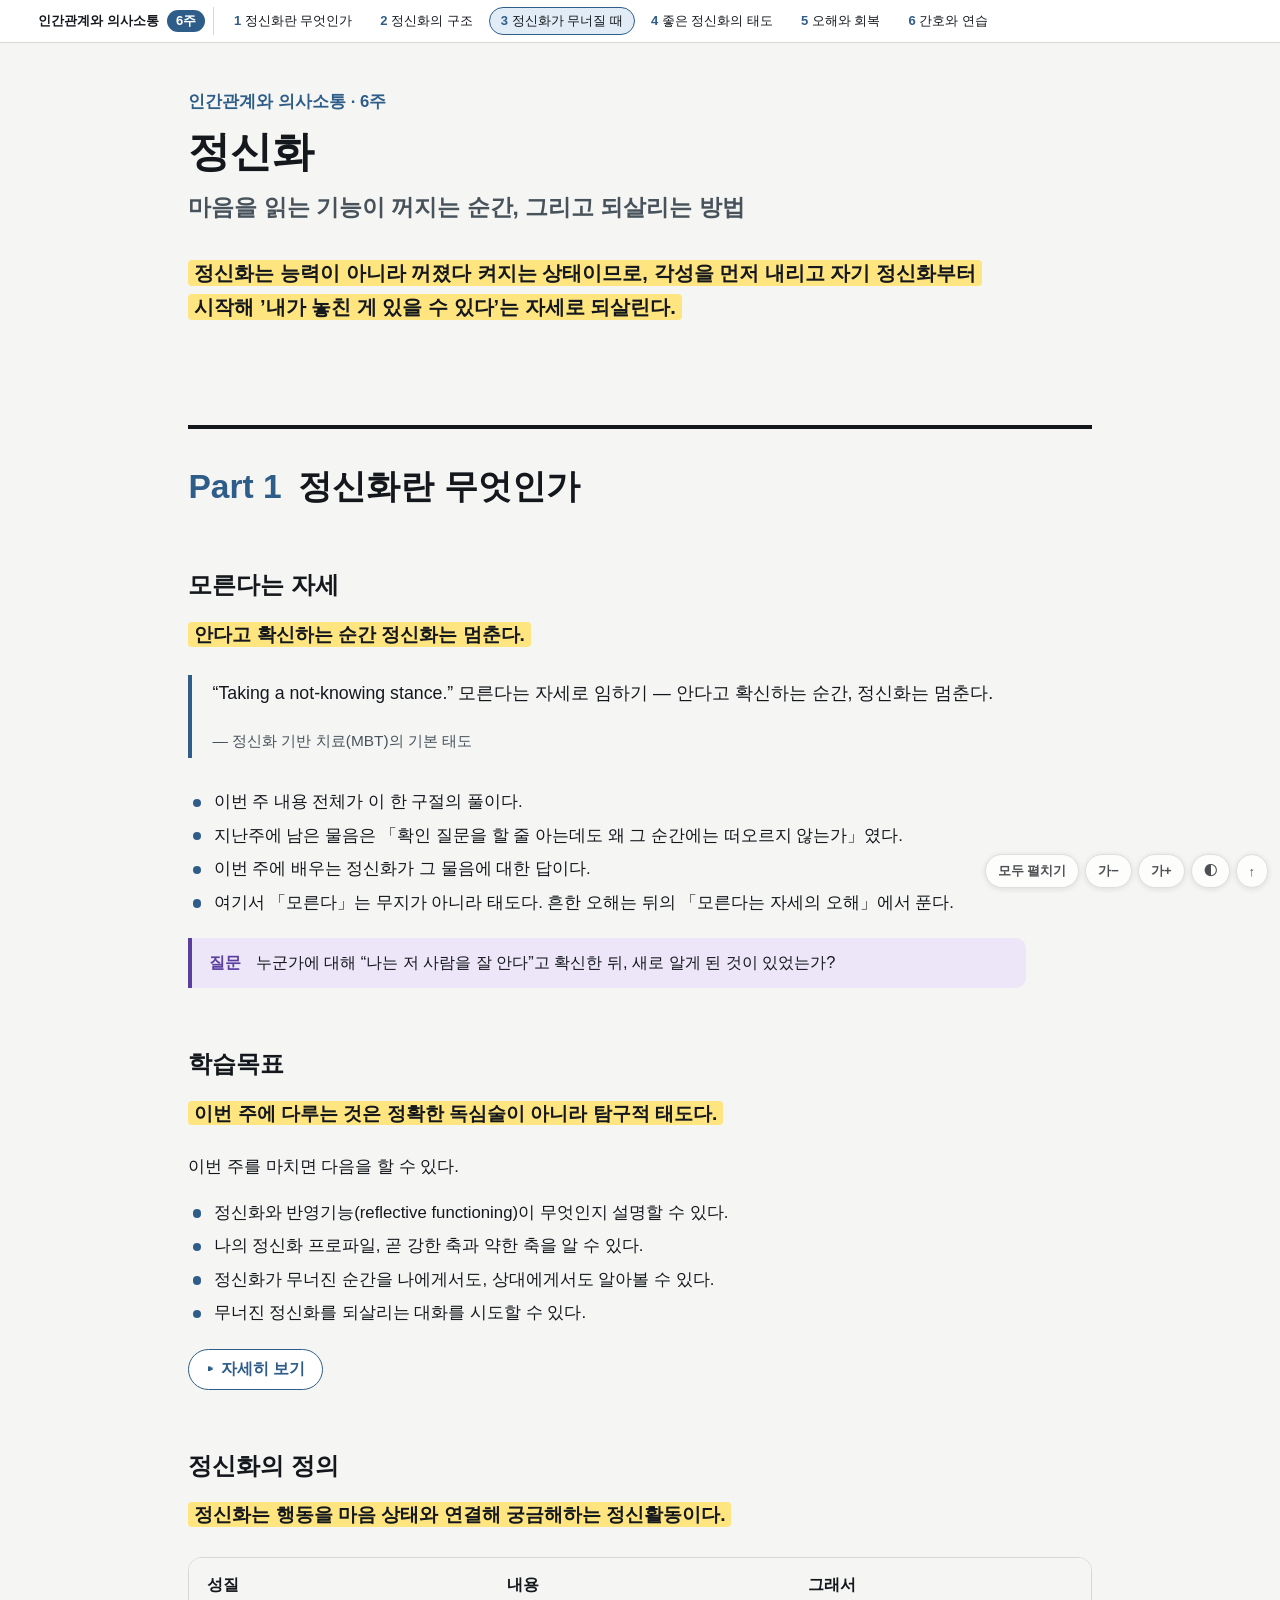
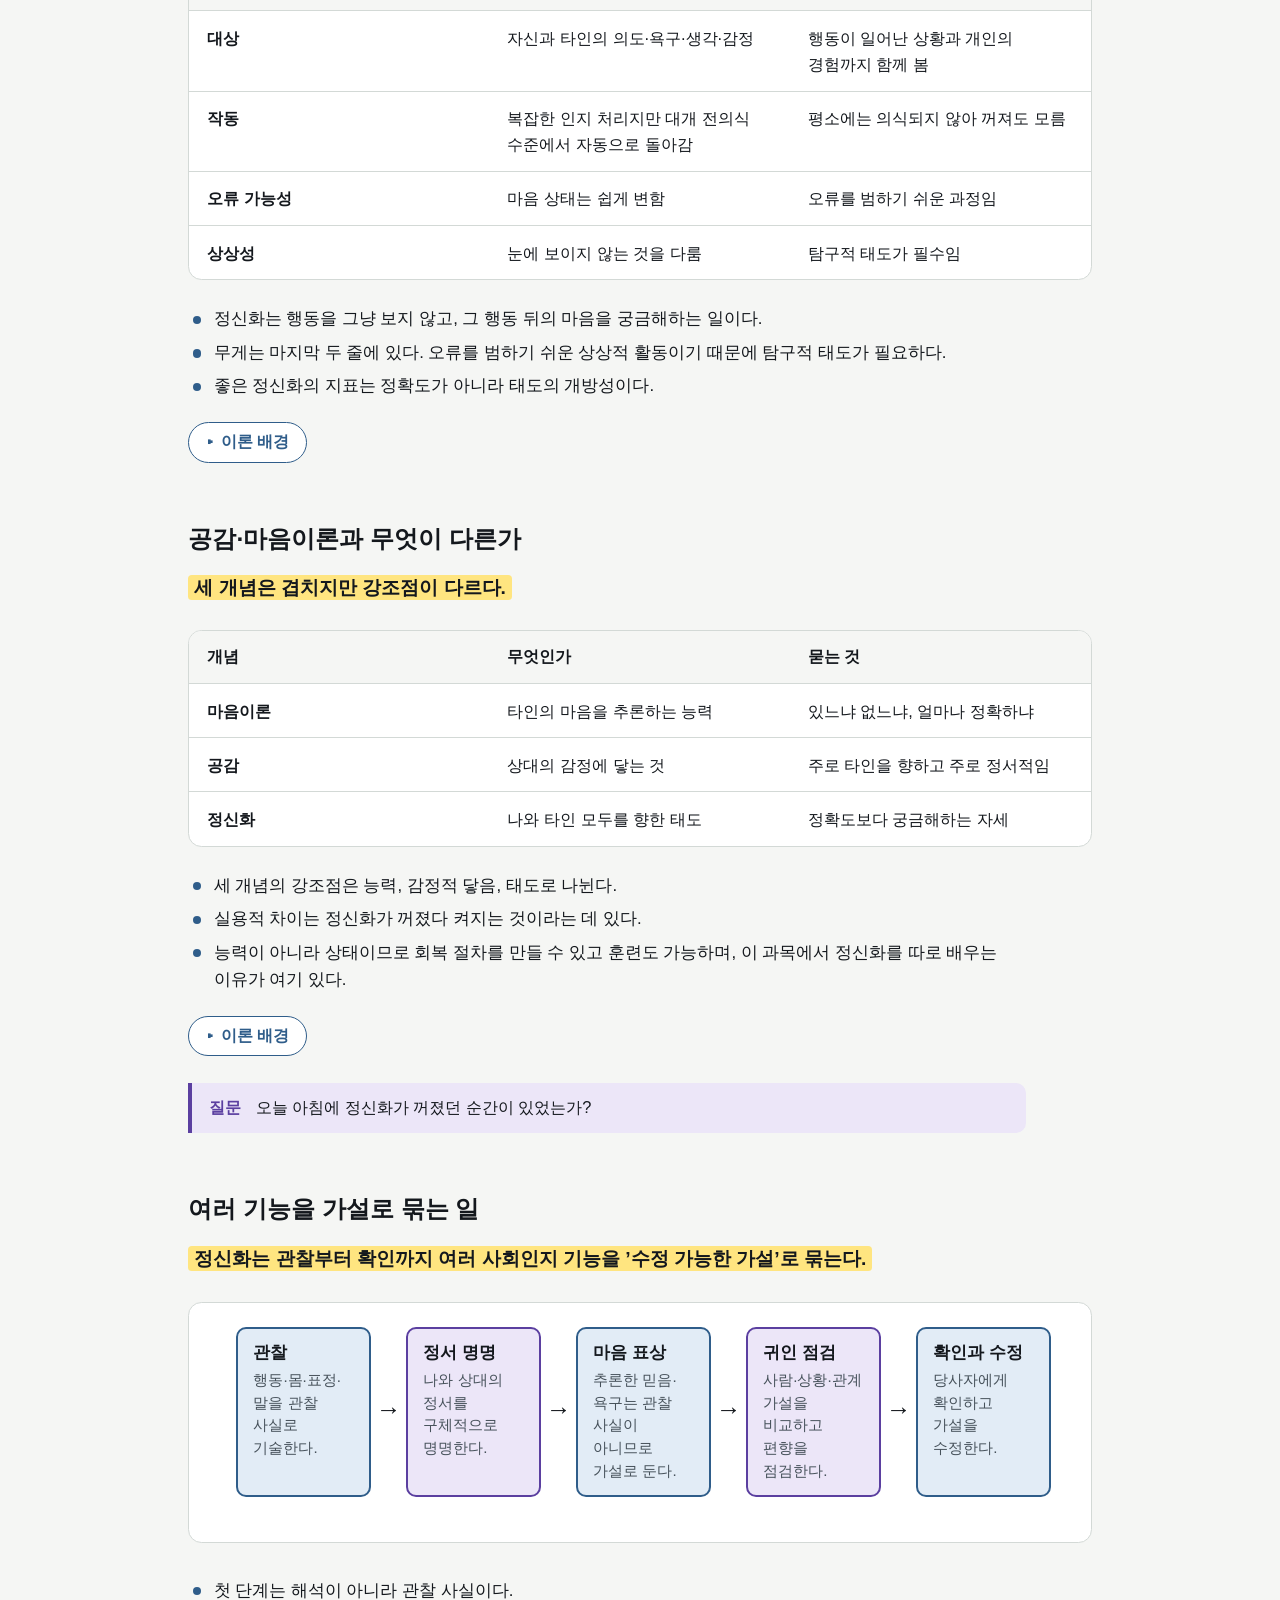
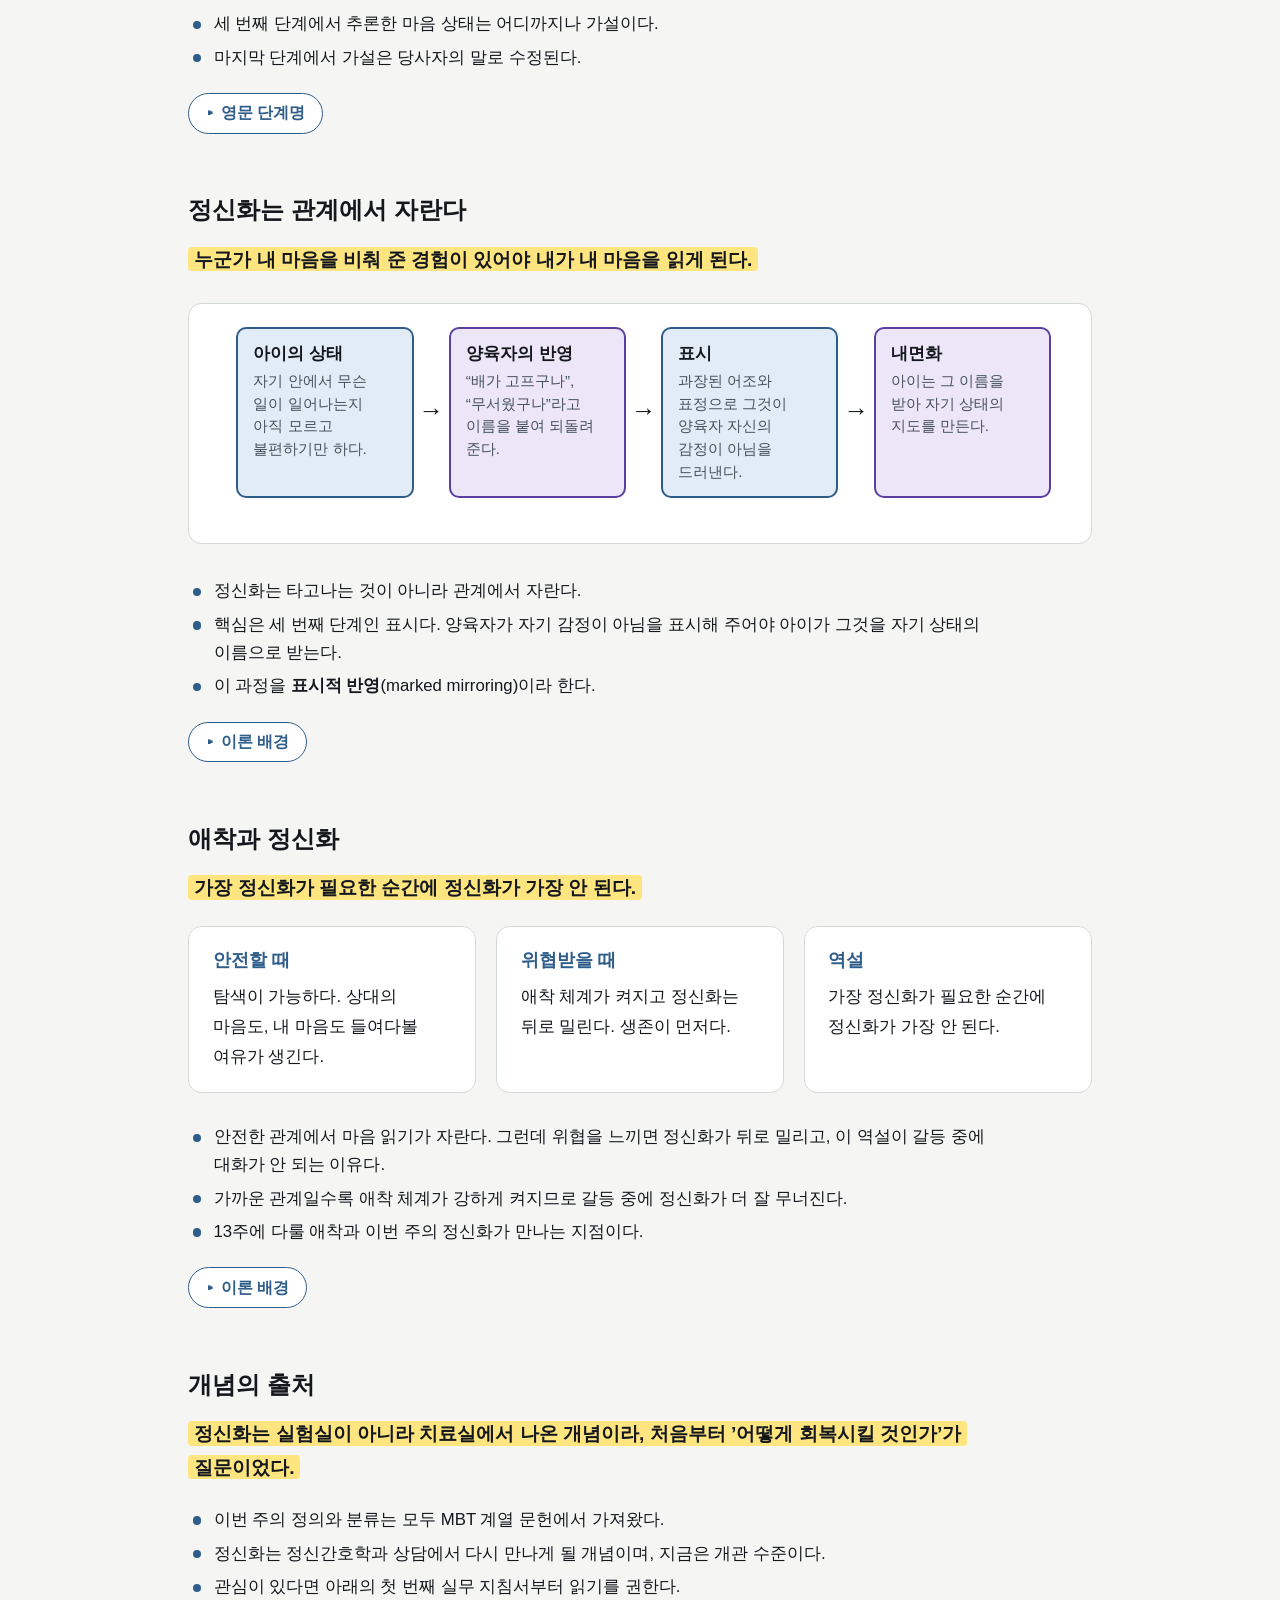
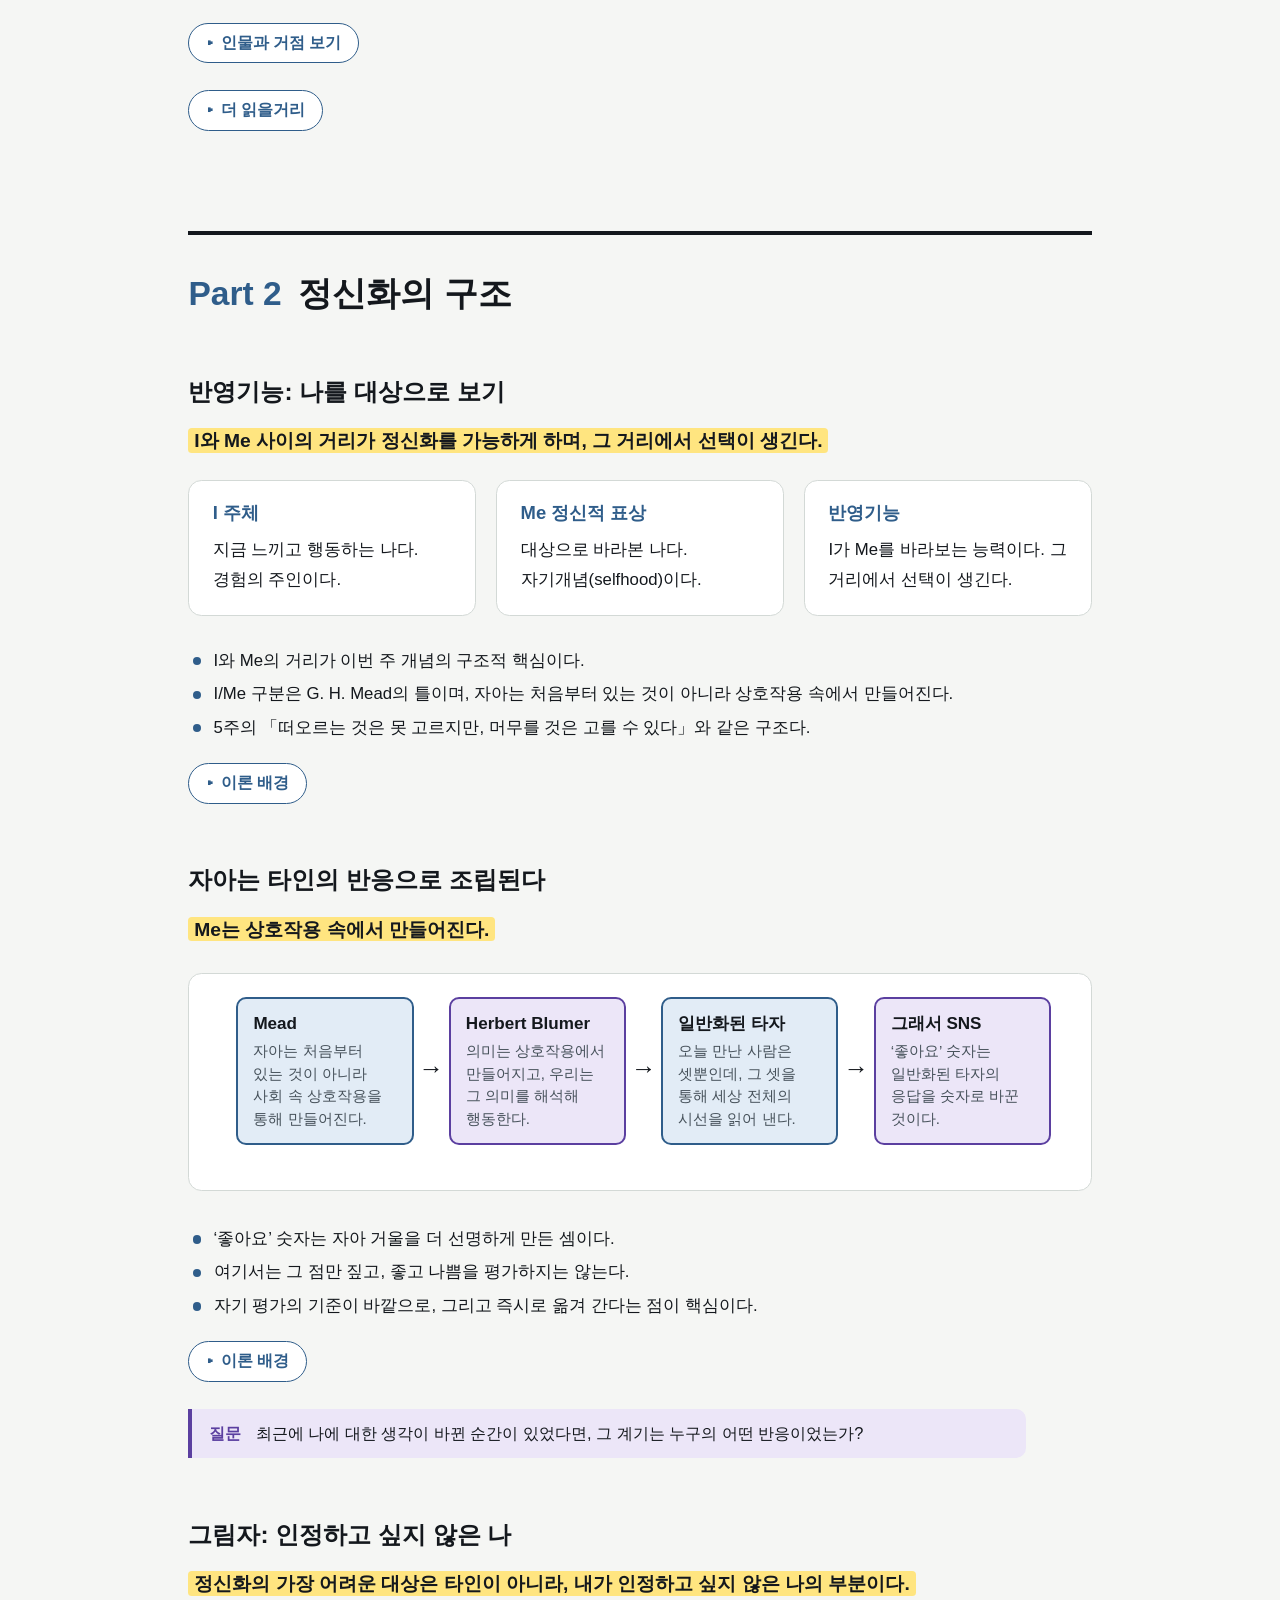
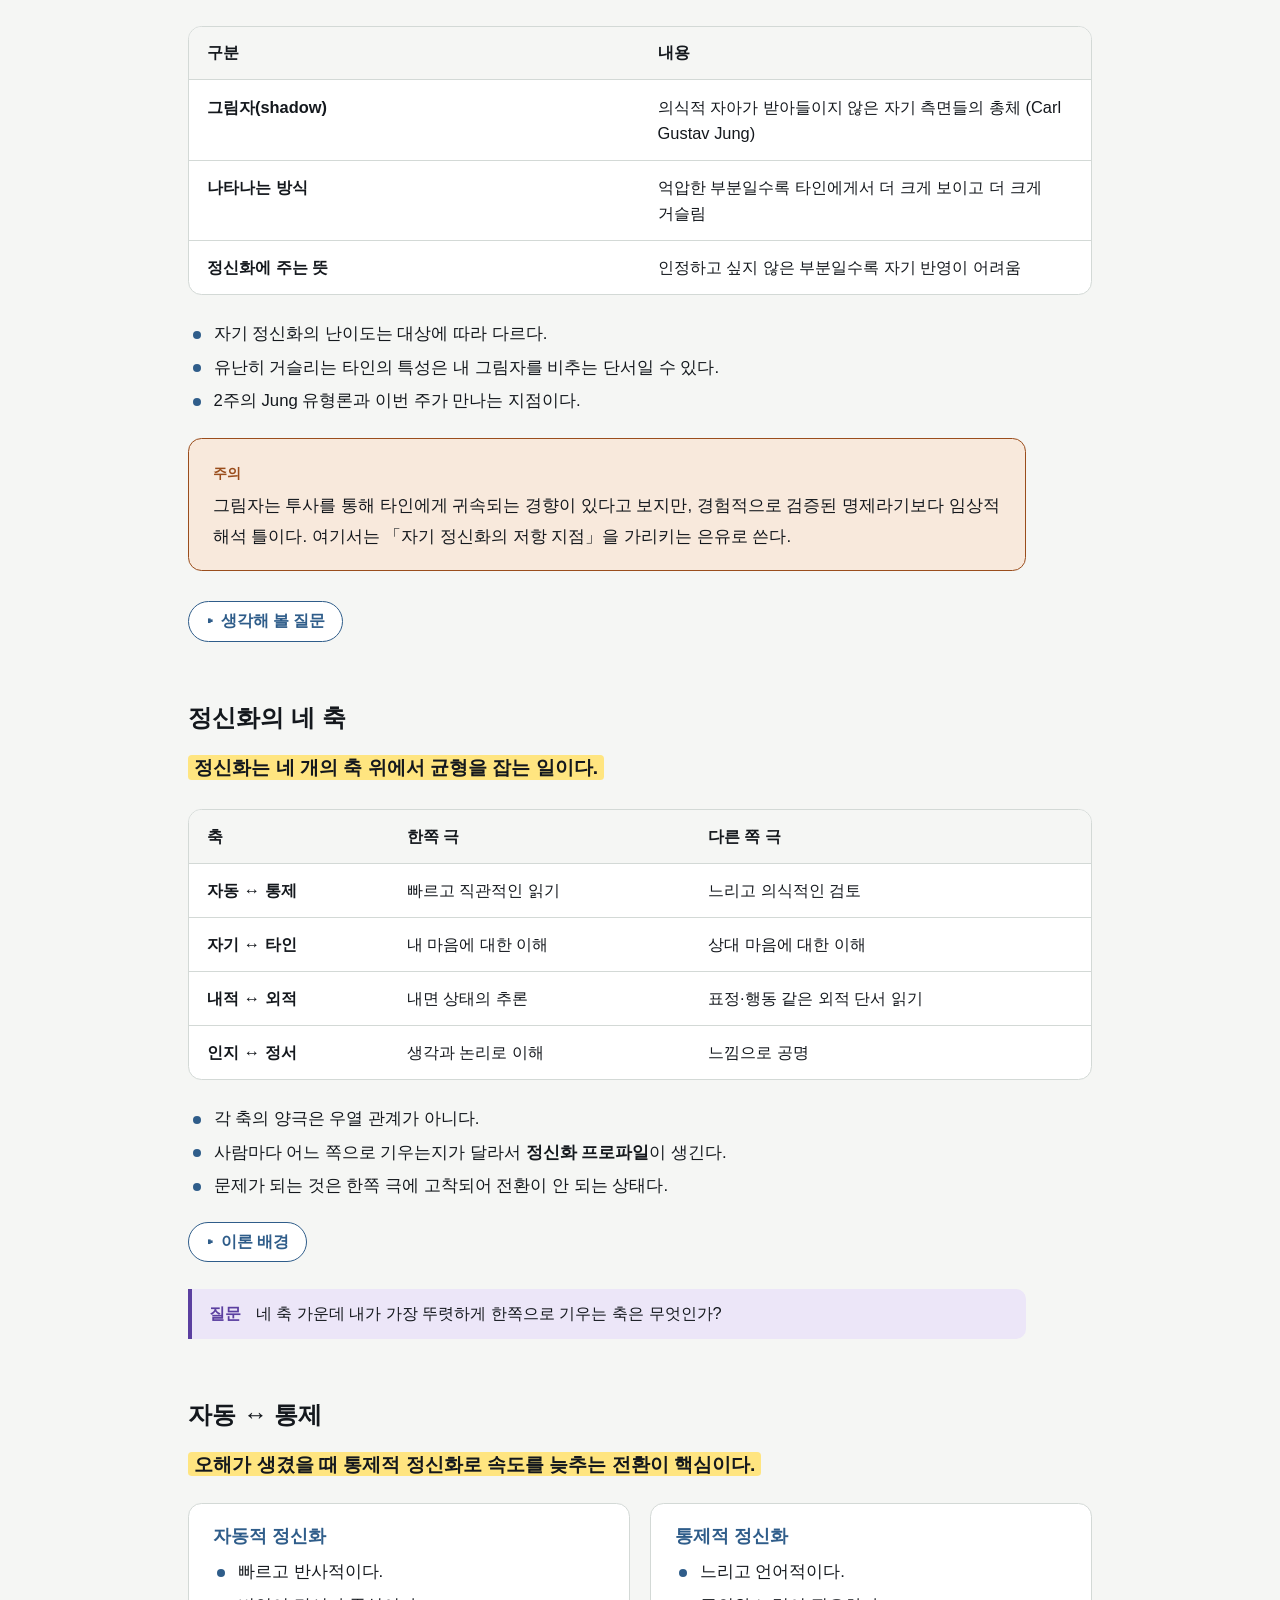
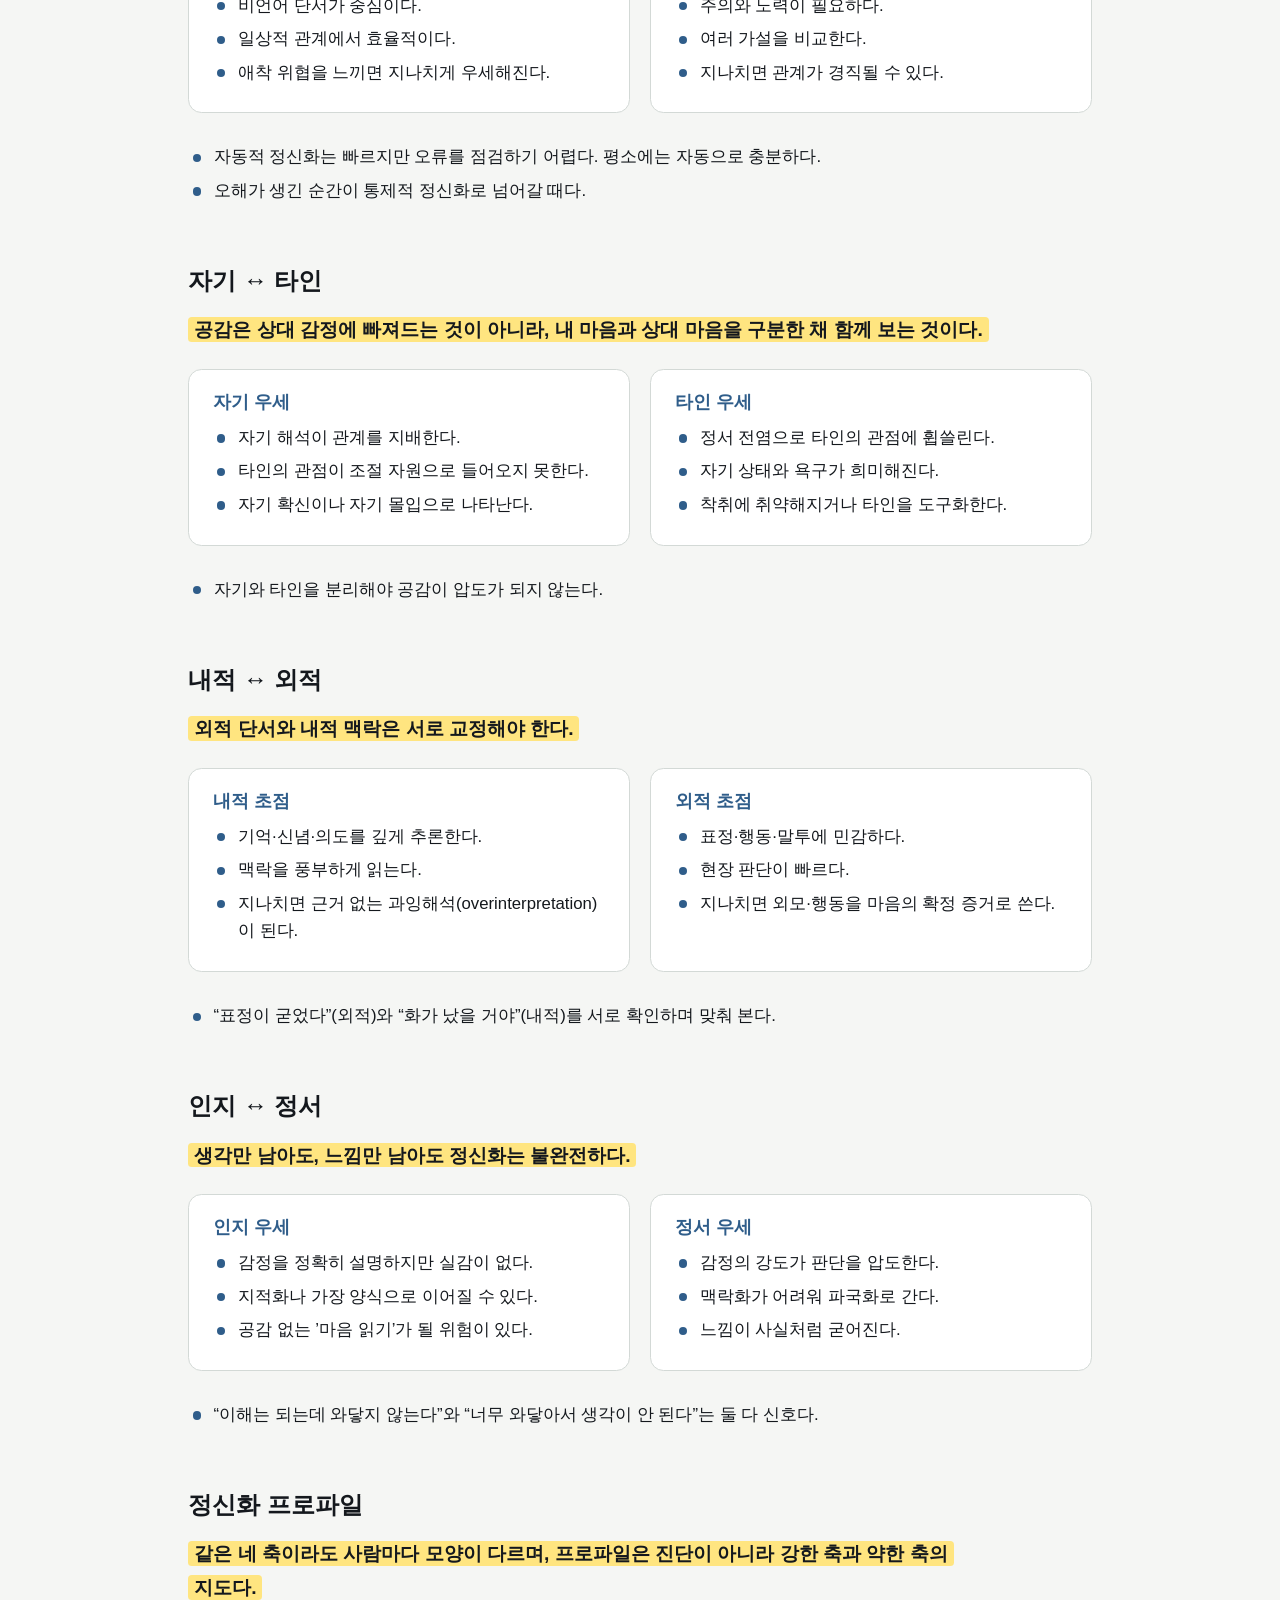
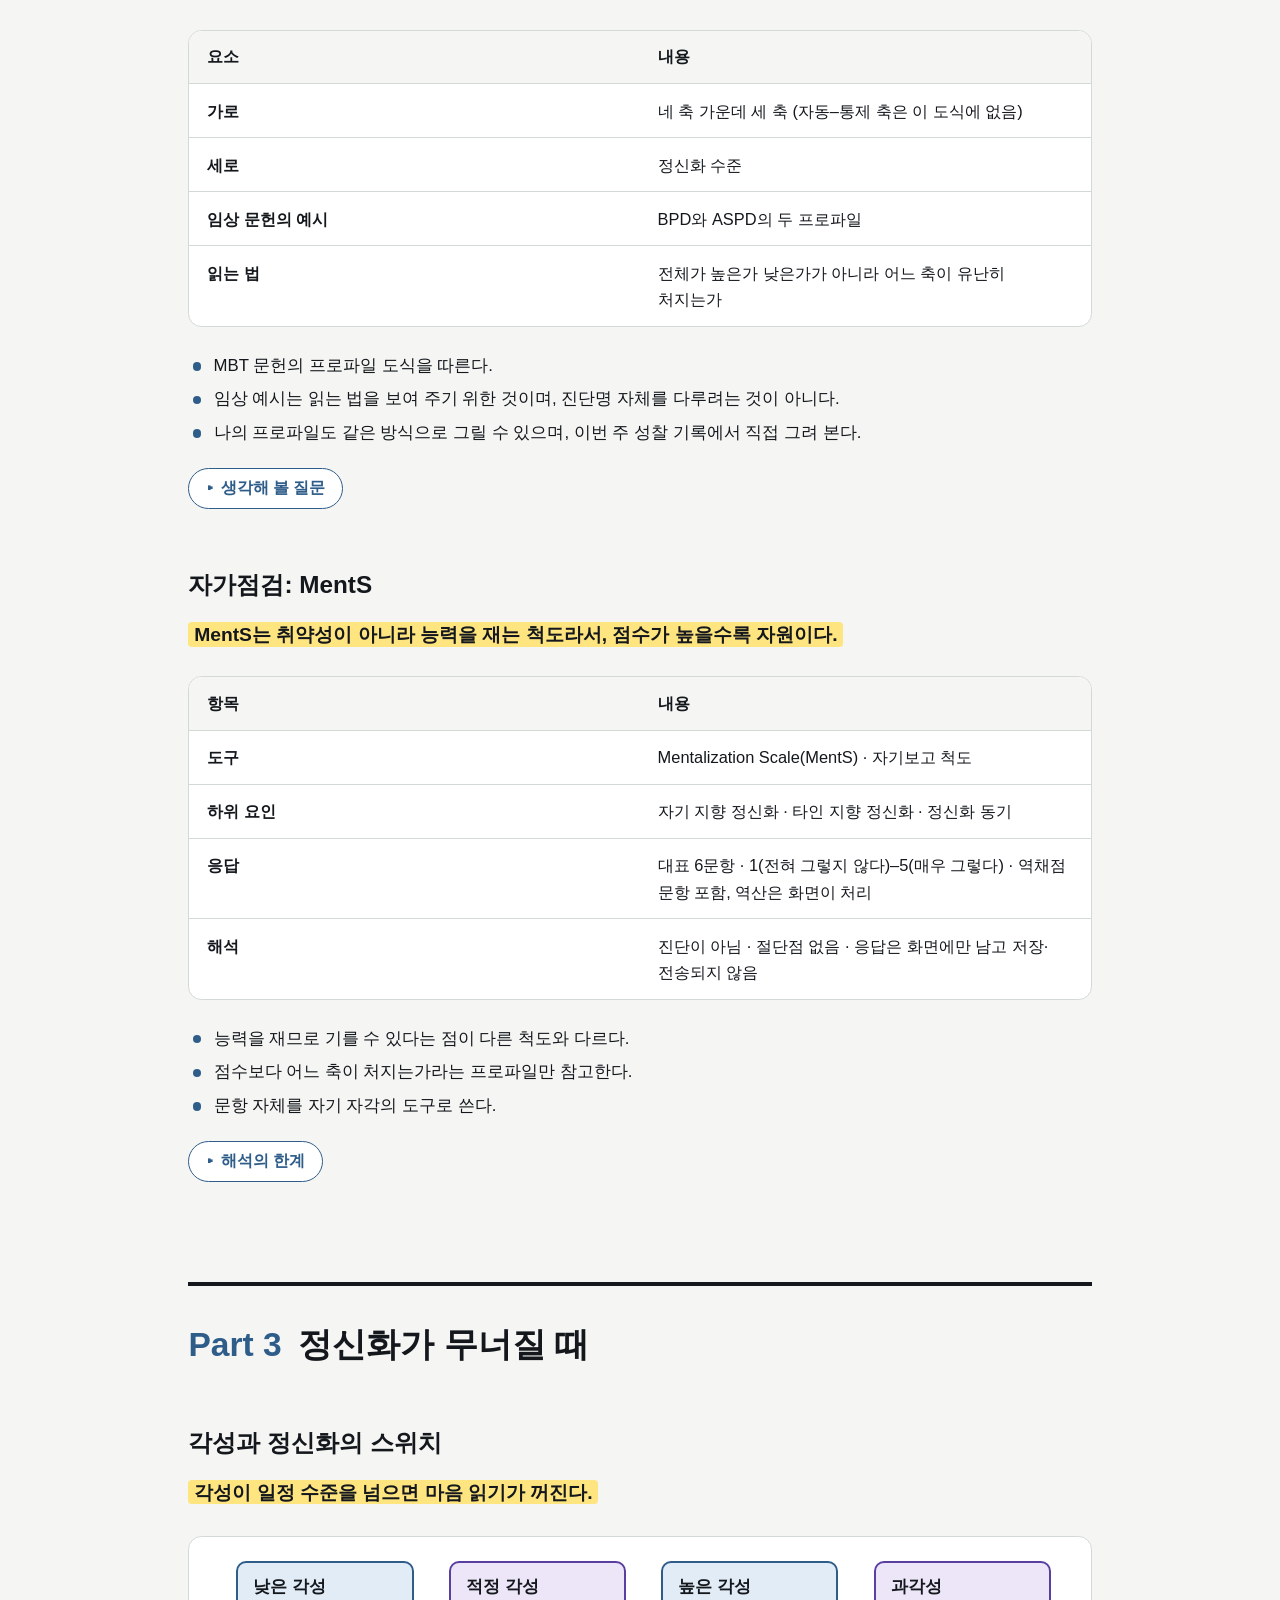
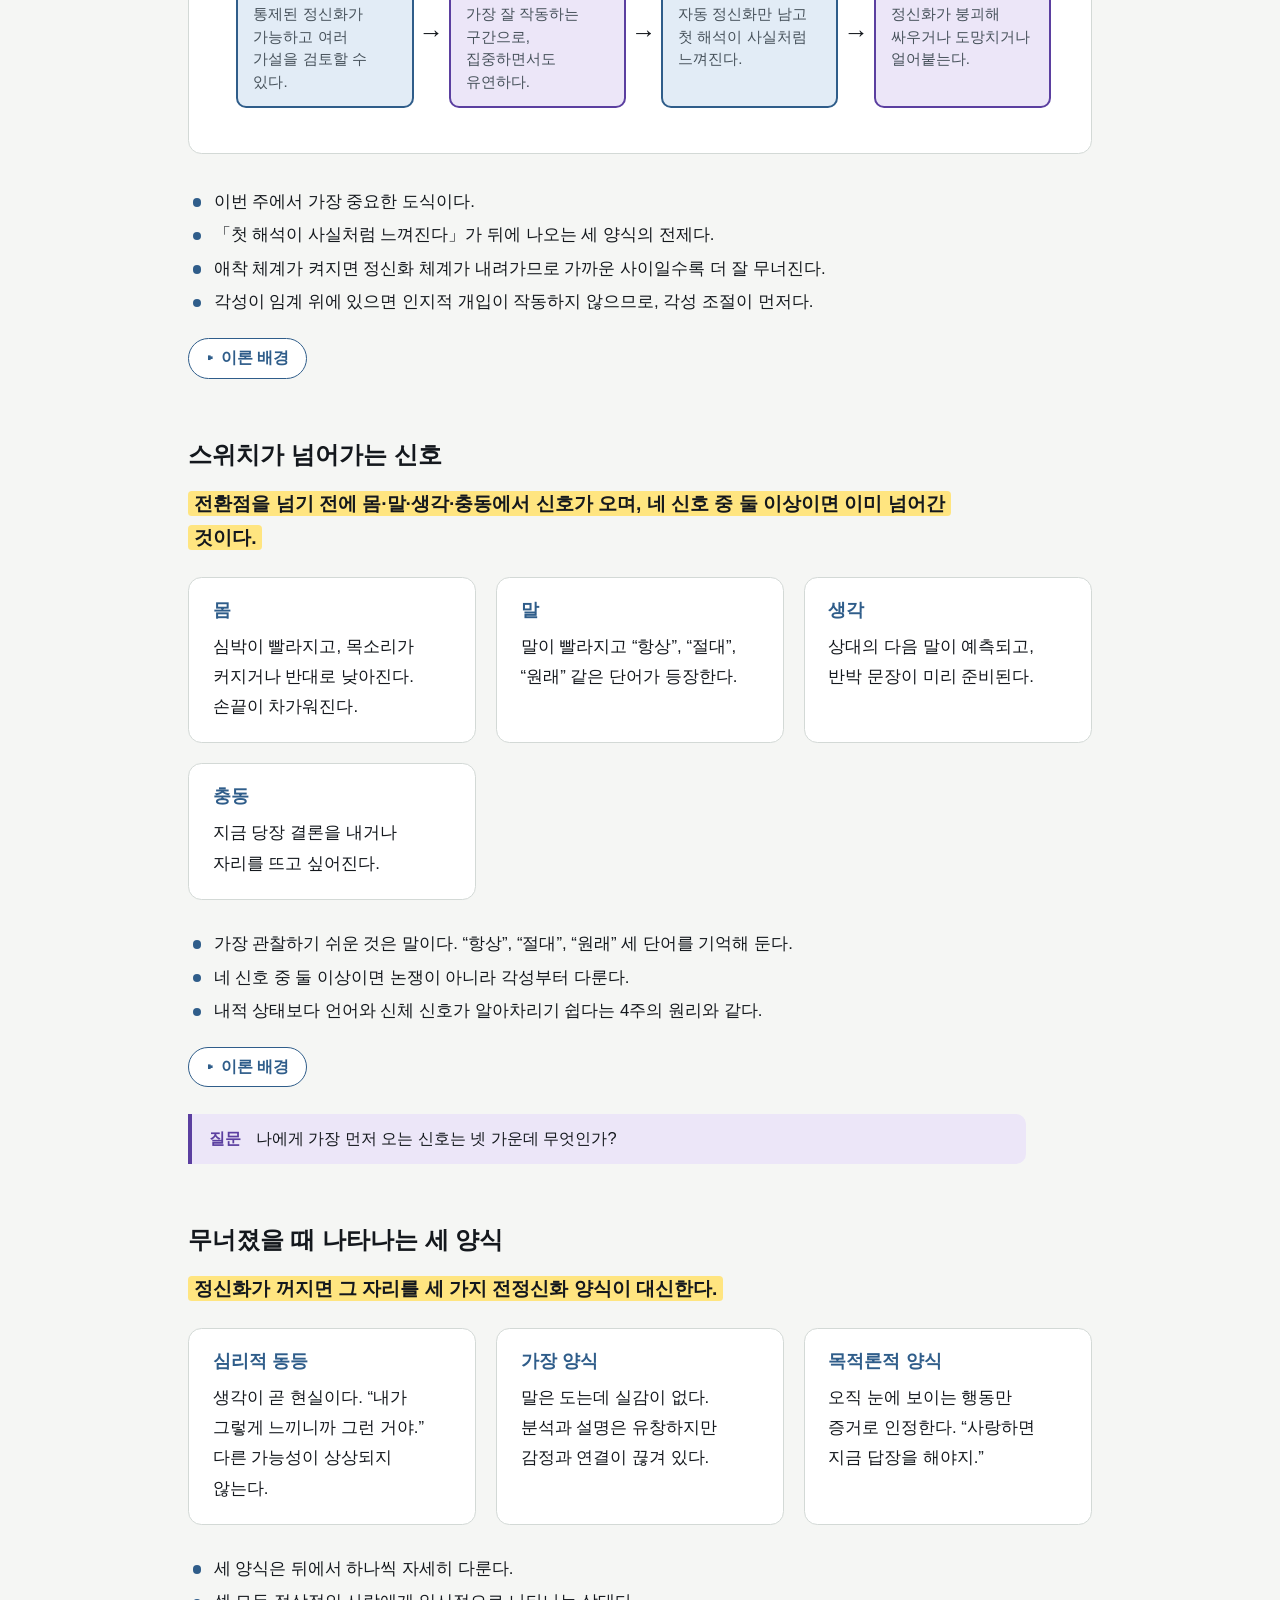
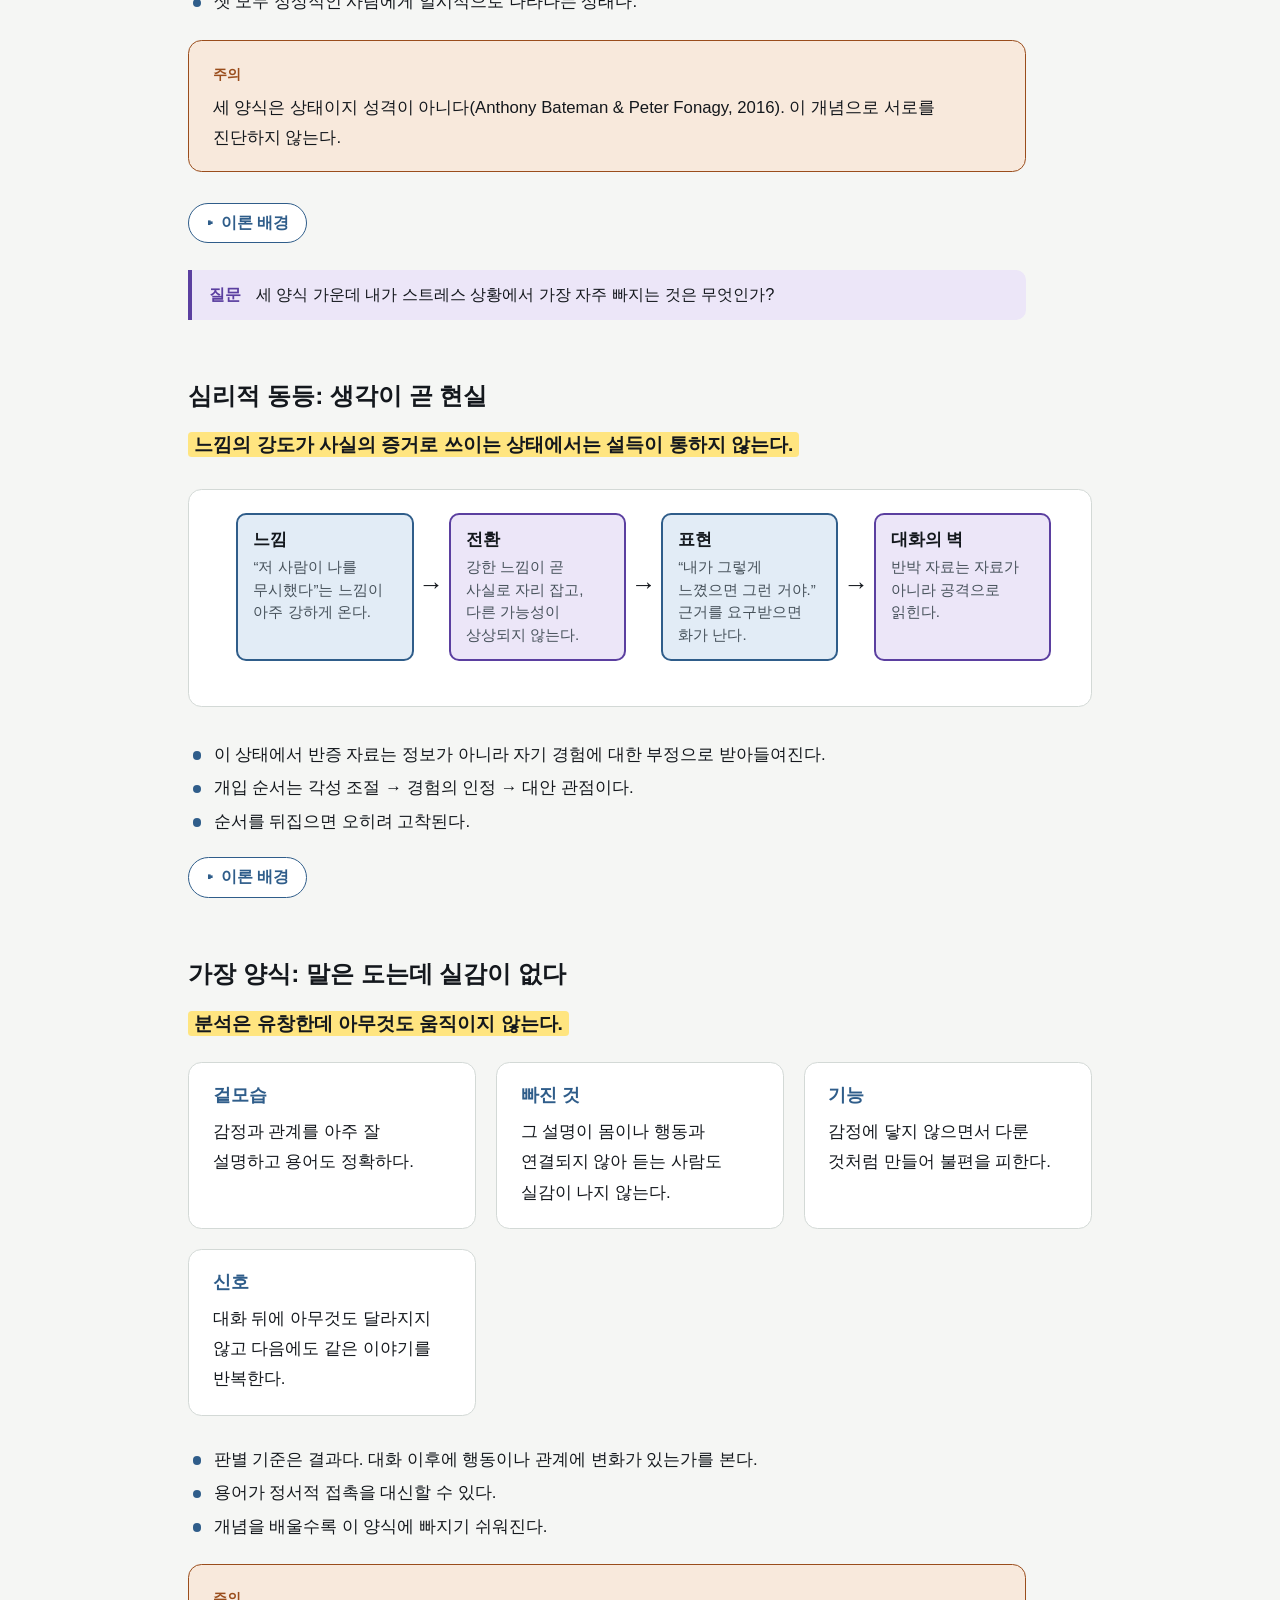
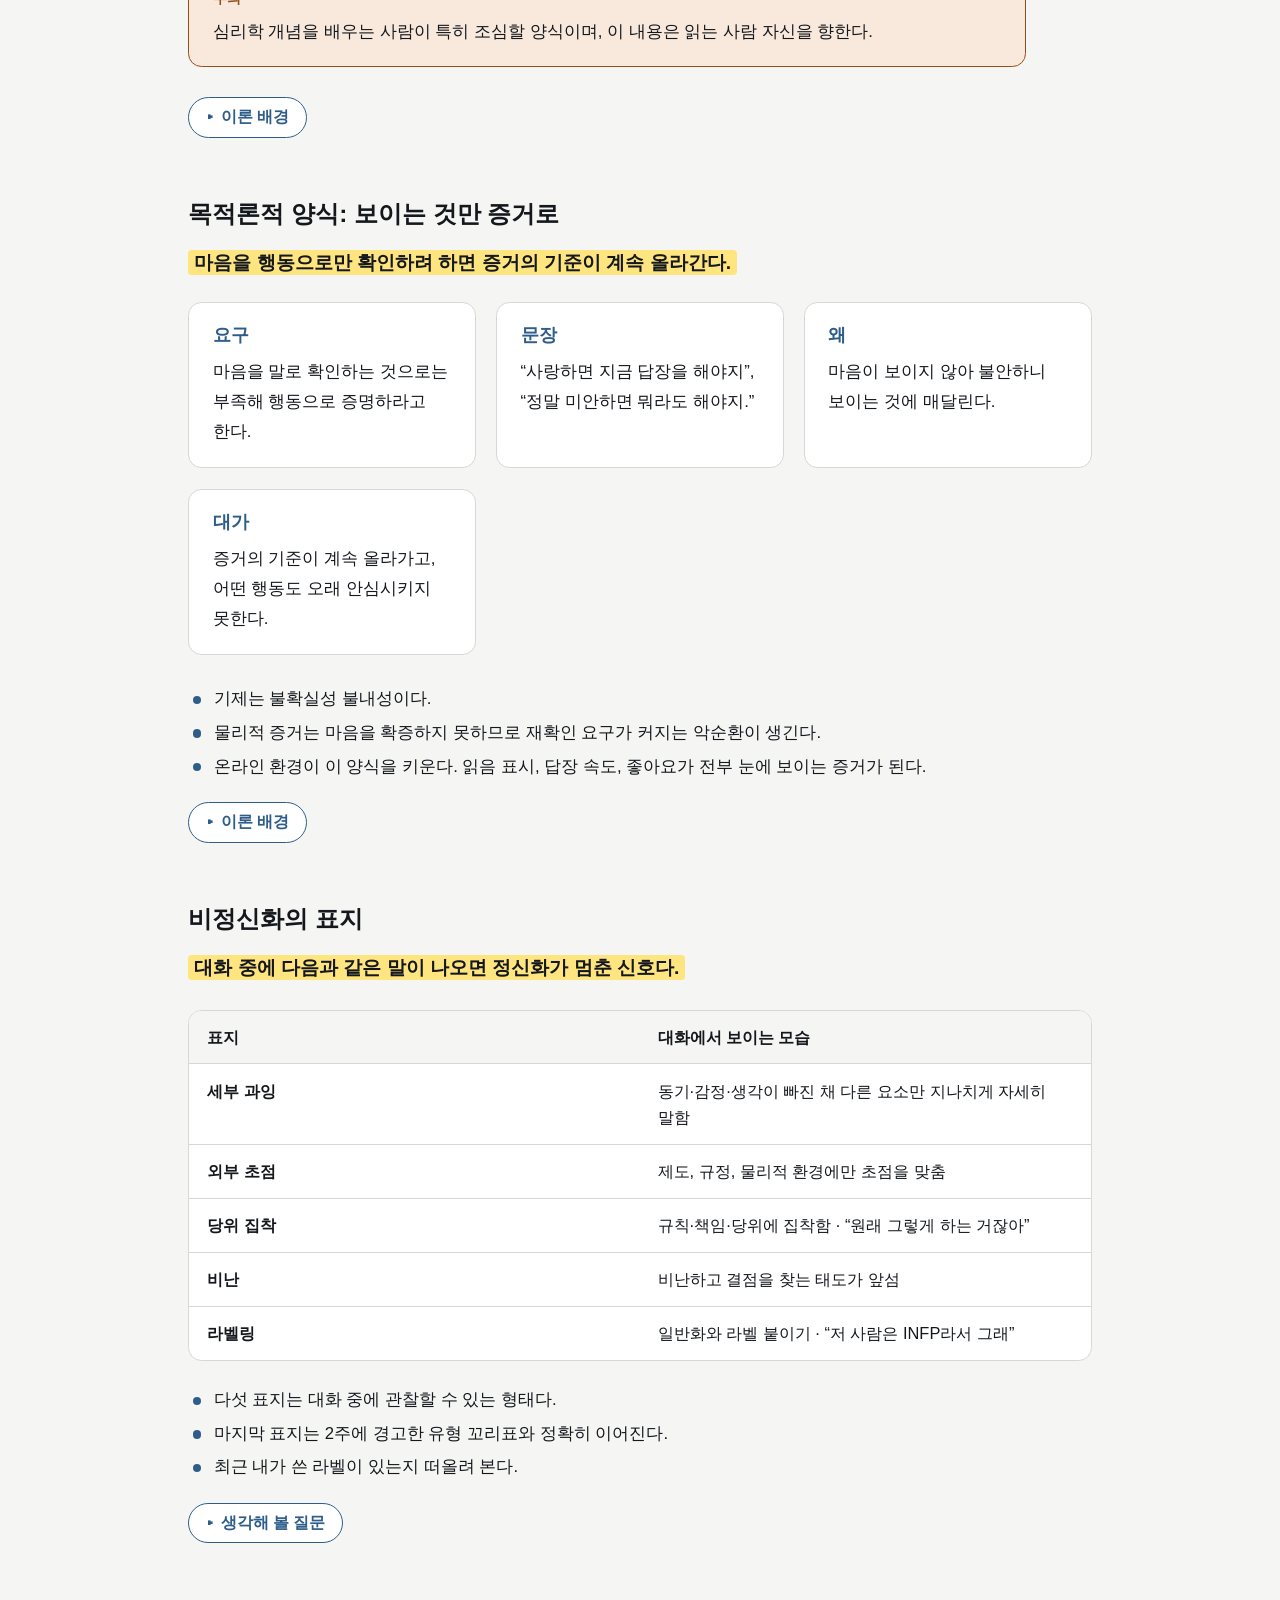
<file: docs/week06.html>
<!doctype html>
<html lang="ko">
<head>
<meta charset="utf-8">
<meta name="viewport" content="width=device-width, initial-scale=1, viewport-fit=cover">
<title>6주 정신화 · 인간관계와 의사소통</title>
<link rel="stylesheet" href="assets/style.css?v=20261128173144">
<script>
(function (r) {
  try {
    var s = window.localStorage, t = s.getItem("hrc-theme"), z = parseFloat(s.getItem("hrc-zoom"));
    if (t === "light" || t === "dark") r.setAttribute("data-theme", t);
    if (z >= 0.8 && z <= 1.6) r.style.setProperty("--zoom", String(z));
  } catch (e) {}
})(document.documentElement);
</script>
</head>
<body>
<nav class="bar" aria-label="이 장의 차례">
  <div class="bar-in">
    <a class="brand" href="index.html">인간관계와 의사소통</a>
    <span class="wk">6주</span>
    <div class="tabs"><ul>
<li><a href="#정신화란-무엇인가" id="toc-정신화란-무엇인가">정신화란
무엇인가</a></li>
<li><a href="#정신화의-구조" id="toc-정신화의-구조">정신화의
구조</a></li>
<li><a href="#정신화가-무너질-때" id="toc-정신화가-무너질-때">정신화가
무너질 때</a></li>
<li><a href="#좋은-정신화의-태도" id="toc-좋은-정신화의-태도">좋은
정신화의 태도</a></li>
<li><a href="#오해와-회복" id="toc-오해와-회복">오해와 회복</a></li>
<li><a href="#간호와-연습" id="toc-간호와-연습">간호와 연습</a></li>
</ul></div>
  </div>
</nav>

<main class="wrap">
<header class="head" id="top">
  <p class="eyebrow">인간관계와 의사소통 · 6주</p>
  <h1>정신화</h1>
  <p class="sub">마음을 읽는 기능이 꺼지는 순간, 그리고 되살리는
방법</p>
  <p class="key"><mark>정신화는 능력이 아니라 꺼졌다 켜지는 상태이므로,
각성을 먼저 내리고 자기 정신화부터 시작해 ’내가 놓친 게 있을 수 있다’는
자세로 되살린다.</mark></p>
</header>

<section id="정신화란-무엇인가" class="level2">
<h2>정신화란 무엇인가</h2>
<section id="모른다는-자세" class="level3">
<h3>모른다는 자세</h3>
<div class="lead">
<p>안다고 확신하는 순간 정신화는 멈춘다.</p>
</div>
<div class="quote">
<p>“Taking a not-knowing stance.” 모른다는 자세로 임하기 — 안다고
확신하는 순간, 정신화는 멈춘다.</p>
<p>— 정신화 기반 치료(MBT)의 기본 태도</p>
</div>
<ul>
<li>이번 주 내용 전체가 이 한 구절의 풀이다.</li>
<li>지난주에 남은 물음은 「확인 질문을 할 줄 아는데도 왜 그 순간에는
떠오르지 않는가」였다.</li>
<li>이번 주에 배우는 정신화가 그 물음에 대한 답이다.</li>
<li>여기서 「모른다」는 무지가 아니라 태도다. 흔한 오해는 뒤의
「모른다는 자세의 오해」에서 푼다.</li>
</ul>
<div class="question">
<p>누군가에 대해 “나는 저 사람을 잘 안다”고 확신한 뒤, 새로 알게 된 것이
있었는가?</p>
</div>
</section>
<section id="학습목표" class="level3">
<h3>학습목표</h3>
<div class="lead">
<p>이번 주에 다루는 것은 정확한 독심술이 아니라 탐구적 태도다.</p>
</div>
<p>이번 주를 마치면 다음을 할 수 있다.</p>
<ul>
<li>정신화와 반영기능(reflective functioning)이 무엇인지 설명할 수
있다.</li>
<li>나의 정신화 프로파일, 곧 강한 축과 약한 축을 알 수 있다.</li>
<li>정신화가 무너진 순간을 나에게서도, 상대에게서도 알아볼 수 있다.</li>
<li>무너진 정신화를 되살리는 대화를 시도할 수 있다.</li>
</ul>
<details class="more"><summary>자세히 보기</summary><div class="more-body">
<p>이 가운데 나의 정신화 프로파일을 아는 것과 회복 대화를 시도해 보는
것이 이번 주의 산출물이다.</p>
<p>핵심 개념어는 정신화, 반영기능, 모른다는 자세, 정신화
4차원(자동–통제, 자기–타인, 내적–외적, 인지–정서), 정신화 프로파일,
심리적 동등, 가장 양식, 목적론적 양식, 비정신화,
유사정신화(침습적·과잉·파괴적), 그림자, 회복이다.</p>
<p>부교재는 Bateman, Fonagy, Campbell, Luyten, Debbané (2023)의
<em>Cambridge Guide to Mentalization-Based Treatment (MBT)</em>다. 연계
도서로 홍순범(2026)의 『타인이라는 세계』(다산초당)가 있으며, 2장
「마음의 오류: 상상하는 마음, 오해하는 인간」이 이번 주의
비정신화·유사정신화와 같은 자리를 다룬다.</p>
</div></details>
</section>
<section id="정신화의-정의" class="level3">
<h3>정신화의 정의</h3>
<div class="lead">
<p>정신화는 행동을 마음 상태와 연결해 궁금해하는 정신활동이다.</p>
</div>
<div class="tbl">
<table>
<colgroup>
<col style="width: 33%" />
<col style="width: 33%" />
<col style="width: 33%" />
</colgroup>
<thead>
<tr>
<th>성질</th>
<th>내용</th>
<th>그래서</th>
</tr>
</thead>
<tbody>
<tr>
<td><strong>대상</strong></td>
<td>자신과 타인의 의도·욕구·생각·감정</td>
<td>행동이 일어난 상황과 개인의 경험까지 함께 봄</td>
</tr>
<tr>
<td><strong>작동</strong></td>
<td>복잡한 인지 처리지만 대개 전의식 수준에서 자동으로 돌아감</td>
<td>평소에는 의식되지 않아 꺼져도 모름</td>
</tr>
<tr>
<td><strong>오류 가능성</strong></td>
<td>마음 상태는 쉽게 변함</td>
<td>오류를 범하기 쉬운 과정임</td>
</tr>
<tr>
<td><strong>상상성</strong></td>
<td>눈에 보이지 않는 것을 다룸</td>
<td>탐구적 태도가 필수임</td>
</tr>
</tbody>
</table>
</div>
<ul>
<li>정신화는 행동을 그냥 보지 않고, 그 행동 뒤의 마음을 궁금해하는
일이다.</li>
<li>무게는 마지막 두 줄에 있다. 오류를 범하기 쉬운 상상적 활동이기
때문에 탐구적 태도가 필요하다.</li>
<li>좋은 정신화의 지표는 정확도가 아니라 태도의 개방성이다.</li>
</ul>
<details class="more"><summary>이론 배경</summary><div class="more-body">
<p>정신화(mentalization)는 Peter Fonagy &amp; Mary Target의 정식화에서
「자신과 타인의 행동을 의도적 정신 상태와 연결해 지각·해석하는 상상적
정신 활동」으로 정의된다. 이번 주의 정의는 Peter Fonagy &amp; Mary
Target (1997)과 Anthony Bateman &amp; Peter Fonagy (2016)를 따른다.</p>
<p>핵심 성질은 세 가지다. 대부분 전의식적·자동적으로 작동하고, 대상이
불투명하므로 원리적으로 오류 가능하며, 상상적이므로 검증이 필요하다.
여기서 「상상적」은 허구라는 뜻이 아니라, 관찰할 수 없는 것을 표상해야
한다는 인식론적 조건을 가리킨다. 정확도보다 개방성을 지표로 삼는다는
점이 마음이론과 갈라지는 지점이다.</p>
<ul>
<li>누군가 물어봐 준 덕분에 내 마음을 처음 알게 된 적이 있는가?</li>
</ul>
</div></details>
</section>
<section id="공감마음이론과-무엇이-다른가" class="level3">
<h3>공감·마음이론과 무엇이 다른가</h3>
<div class="lead">
<p>세 개념은 겹치지만 강조점이 다르다.</p>
</div>
<div class="tbl">
<table>
<colgroup>
<col style="width: 33%" />
<col style="width: 33%" />
<col style="width: 33%" />
</colgroup>
<thead>
<tr>
<th>개념</th>
<th>무엇인가</th>
<th>묻는 것</th>
</tr>
</thead>
<tbody>
<tr>
<td><strong>마음이론</strong></td>
<td>타인의 마음을 추론하는 능력</td>
<td>있느냐 없느냐, 얼마나 정확하냐</td>
</tr>
<tr>
<td><strong>공감</strong></td>
<td>상대의 감정에 닿는 것</td>
<td>주로 타인을 향하고 주로 정서적임</td>
</tr>
<tr>
<td><strong>정신화</strong></td>
<td>나와 타인 모두를 향한 태도</td>
<td>정확도보다 궁금해하는 자세</td>
</tr>
</tbody>
</table>
</div>
<ul>
<li>세 개념의 강조점은 능력, 감정적 닿음, 태도로 나뉜다.</li>
<li>실용적 차이는 정신화가 꺼졌다 켜지는 것이라는 데 있다.</li>
<li>능력이 아니라 상태이므로 회복 절차를 만들 수 있고 훈련도 가능하며,
이 과목에서 정신화를 따로 배우는 이유가 여기 있다.</li>
</ul>
<details class="more"><summary>이론 배경</summary><div class="more-body">
<p>세 개념은 상당 부분 겹치지만 초점이 다르다. 마음이론은 표상 능력,
공감은 정서적 공명, 정신화는 자기와 타인 모두를 향한 탐구적
태도다(Anthony Bateman &amp; Peter Fonagy, 2016, MBT 실무 지침).</p>
<p>정신화가 임상적으로 유용한 이유는 상태 변인으로 개념화되기 때문이다.
특성으로 보면 개입 대상이 아니지만, 상태로 보면 각성 조절과 절차 설계로
회복시킬 수 있다. 또한 정신화는 자기 지향과 타인 지향을 하나의 틀에
담으므로, 「내 상태를 모른 채 상대를 읽으려는」 실패를 설명할 수 있다.
이 실패는 뒤의 「나를 향한 정신화가 먼저 무너진다」에서 다룬다.</p>
</div></details>
<div class="question">
<p>오늘 아침에 정신화가 꺼졌던 순간이 있었는가?</p>
</div>
</section>
<section id="여러-기능을-가설로-묶는-일" class="level3">
<h3>여러 기능을 가설로 묶는 일</h3>
<div class="lead">
<p>정신화는 관찰부터 확인까지 여러 사회인지 기능을 ’수정 가능한 가설’로
묶는다.</p>
</div>
<figure class="fig"><ol class="flow">
<li class="node"><b>관찰</b><span>행동·몸·표정·말을 관찰 사실로 기술한다.</span></li>
<li class="edge" aria-hidden="true"></li>
<li class="node"><b>정서 명명</b><span>나와 상대의 정서를 구체적으로 명명한다.</span></li>
<li class="edge" aria-hidden="true"></li>
<li class="node"><b>마음 표상</b><span>추론한 믿음·욕구는 관찰 사실이 아니므로 가설로 둔다.</span></li>
<li class="edge" aria-hidden="true"></li>
<li class="node"><b>귀인 점검</b><span>사람·상황·관계 가설을 비교하고 편향을 점검한다.</span></li>
<li class="edge" aria-hidden="true"></li>
<li class="node"><b>확인과 수정</b><span>당사자에게 확인하고 가설을 수정한다.</span></li>
</ol>
</figure>
<ul>
<li>첫 단계는 해석이 아니라 관찰 사실이다.</li>
<li>세 번째 단계에서 추론한 마음 상태는 어디까지나 가설이다.</li>
<li>마지막 단계에서 가설은 당사자의 말로 수정된다.</li>
</ul>
<details class="more"><summary>영문 단계명</summary><div class="more-body">
<p>Observe (Behavior) → Name Affect (Emotion) → Represent Mind
(Belief·Desire) → Check Attribution (Bias) → Ask &amp; Revise
(Mentalizing)</p>
</div></details>
</section>
<section id="정신화는-관계에서-자란다" class="level3">
<h3>정신화는 관계에서 자란다</h3>
<div class="lead">
<p>누군가 내 마음을 비춰 준 경험이 있어야 내가 내 마음을 읽게 된다.</p>
</div>
<figure class="fig"><ol class="flow">
<li class="node"><b>아이의 상태</b><span>자기 안에서 무슨 일이 일어나는지 아직 모르고 불편하기만 하다.</span></li>
<li class="edge" aria-hidden="true"></li>
<li class="node"><b>양육자의 반영</b><span>“배가 고프구나”, “무서웠구나”라고 이름을 붙여 되돌려 준다.</span></li>
<li class="edge" aria-hidden="true"></li>
<li class="node"><b>표시</b><span>과장된 어조와 표정으로 그것이 양육자 자신의 감정이 아님을 드러낸다.</span></li>
<li class="edge" aria-hidden="true"></li>
<li class="node"><b>내면화</b><span>아이는 그 이름을 받아 자기 상태의 지도를 만든다.</span></li>
</ol>
</figure>
<ul>
<li>정신화는 타고나는 것이 아니라 관계에서 자란다.</li>
<li>핵심은 세 번째 단계인 표시다. 양육자가 자기 감정이 아님을 표시해
주어야 아이가 그것을 자기 상태의 이름으로 받는다.</li>
<li>이 과정을 <strong>표시적 반영</strong>(marked mirroring)이라
한다.</li>
</ul>
<details class="more"><summary>이론 배경</summary><div class="more-body">
<p>표시적 반영은 György Gergely &amp; John Watson (1996)과 Fonagy 외
(2002)를 따르며, Peter Fonagy와 György Gergely의 사회적 바이오피드백
이론에서 제시된 개념이다.</p>
<p>양육자는 아이의 정서 상태를 반영하되, 과장된 어조나 표정으로 「이것은
내 감정이 아니라 너의 감정에 대한 표현」임을 표시한다. 표시가 없으면
아이는 그 표현을 양육자의 실제 정서로 지각해 압도된다. 반영이 부정확하면
자기 상태에 대한 잘못된 표상, 곧 이질적 자기(alien self)가 형성된다고
본다. 이 이론은 정신화가 관계의 산물이라는 주장의 발달적 근거다.</p>
<ul>
<li>나의 감정에 이름을 붙여 준 사람이 있었는가?</li>
</ul>
</div></details>
</section>
<section id="애착과-정신화" class="level3">
<h3>애착과 정신화</h3>
<div class="lead">
<p>가장 정신화가 필요한 순간에 정신화가 가장 안 된다.</p>
</div>
<div class="cards">
<section id="안전할-때" class="level4 card">
<h4>안전할 때</h4>
<p>탐색이 가능하다. 상대의 마음도, 내 마음도 들여다볼 여유가 생긴다.</p>
</section>
<section id="위협받을-때" class="level4 card">
<h4>위협받을 때</h4>
<p>애착 체계가 켜지고 정신화는 뒤로 밀린다. 생존이 먼저다.</p>
</section>
<section id="역설" class="level4 card">
<h4>역설</h4>
<p>가장 정신화가 필요한 순간에 정신화가 가장 안 된다.</p>
</section>
</div>
<ul>
<li>안전한 관계에서 마음 읽기가 자란다. 그런데 위협을 느끼면 정신화가
뒤로 밀리고, 이 역설이 갈등 중에 대화가 안 되는 이유다.</li>
<li>가까운 관계일수록 애착 체계가 강하게 켜지므로 갈등 중에 정신화가 더
잘 무너진다.</li>
<li>13주에 다룰 애착과 이번 주의 정신화가 만나는 지점이다.</li>
</ul>
<details class="more"><summary>이론 배경</summary><div class="more-body">
<p>애착 이론에서 애착 체계는 위협을 지각하면 활성화되어 근접성 추구를
우선시한다(Peter Fonagy 외, 2002, <em>Affect Regulation, Mentalization
and the Development of the Self</em>). Peter Fonagy &amp; Patrick
Luyten의 모형은 애착 체계 활성화와 정신화가 서로 억제하는 관계라고
가정한다. 각성이 높아지면 통제적 정신화가 내려가고 자동적·방어적 처리가
우세해지며, 뒤의 「각성과 정신화의 스위치」가 이를 도식화한 것이다.</p>
<p>실무적 함의는 갈등 대화에서 내용보다 각성 조절이 먼저여야 한다는
것이다.</p>
<ul>
<li>싸우는 중에 상대의 입장이 떠오른 적이 있는가? 대개 언제
떠오르는가?</li>
</ul>
</div></details>
</section>
<section id="개념의-출처" class="level3">
<h3>개념의 출처</h3>
<div class="lead">
<p>정신화는 실험실이 아니라 치료실에서 나온 개념이라, 처음부터 ’어떻게
회복시킬 것인가’가 질문이었다.</p>
</div>
<ul>
<li>이번 주의 정의와 분류는 모두 MBT 계열 문헌에서 가져왔다.</li>
<li>정신화는 정신간호학과 상담에서 다시 만나게 될 개념이며, 지금은 개관
수준이다.</li>
<li>관심이 있다면 아래의 첫 번째 실무 지침서부터 읽기를 권한다.</li>
</ul>
<details class="more"><summary>인물과 거점 보기</summary><div class="more-body">
<div class="tbl">
<table>
<colgroup>
<col style="width: 50%" />
<col style="width: 50%" />
</colgroup>
<thead>
<tr>
<th>사람·장소</th>
<th>역할</th>
</tr>
</thead>
<tbody>
<tr>
<td><strong>Peter Fonagy</strong></td>
<td>헝가리 난민 아동으로 영국에 옴 · 애착 연구와 정신분석을 이어 정신화
개념을 세움</td>
</tr>
<tr>
<td><strong>Anthony Bateman</strong></td>
<td>Fonagy와 함께 MBT를 만들고 효과를 검증함</td>
</tr>
<tr>
<td><strong>Jon Allen</strong></td>
<td>Menninger Clinic에서 정신화를 일상 언어로 옮겨 임상 실무에
퍼뜨림</td>
</tr>
<tr>
<td><strong>두 거점</strong></td>
<td>런던의 Anna Freud Centre, 미국의 Menninger Clinic</td>
</tr>
</tbody>
</table>
</div>
</div></details>
<details class="more"><summary>더 읽을거리</summary><div class="more-body">
<ul>
<li><p><strong>실무 지침</strong>: Anthony Bateman &amp; Peter Fonagy
(2016). <em>Mentalization-Based Treatment for Personality Disorders: A
Practical Guide</em>. Oxford</p></li>
<li><p><strong>최신 개관</strong>: Bateman, Fonagy, Campbell, Luyten
&amp; Debbané (2023). <em>Cambridge Guide to Mentalization-Based
Treatment (MBT)</em>. Cambridge</p></li>
<li><p><strong>종합 편람</strong>: Anthony Bateman &amp; Peter Fonagy
(eds.) (2019). <em>Handbook of Mentalizing in Mental Health
Practice</em>, 2nd ed. APA</p></li>
<li><p>개념이 만들어진 자리가 실험실인지 치료실인지가, 그 개념을 쓰는
방식을 어떻게 바꿀까?</p></li>
</ul>
</div></details>
</section>
</section>
<section id="정신화의-구조" class="level2">
<h2>정신화의 구조</h2>
<section id="반영기능-나를-대상으로-보기" class="level3">
<h3>반영기능: 나를 대상으로 보기</h3>
<div class="lead">
<p>I와 Me 사이의 거리가 정신화를 가능하게 하며, 그 거리에서 선택이
생긴다.</p>
</div>
<div class="cards">
<section id="i-주체" class="level4 card">
<h4>I 주체</h4>
<p>지금 느끼고 행동하는 나다. 경험의 주인이다.</p>
</section>
<section id="me-정신적-표상" class="level4 card">
<h4>Me 정신적 표상</h4>
<p>대상으로 바라본 나다. 자기개념(selfhood)이다.</p>
</section>
<section id="반영기능" class="level4 card">
<h4>반영기능</h4>
<p>I가 Me를 바라보는 능력이다. 그 거리에서 선택이 생긴다.</p>
</section>
</div>
<ul>
<li>I와 Me의 거리가 이번 주 개념의 구조적 핵심이다.</li>
<li>I/Me 구분은 G. H. Mead의 틀이며, 자아는 처음부터 있는 것이 아니라
상호작용 속에서 만들어진다.</li>
<li>5주의 「떠오르는 것은 못 고르지만, 머무를 것은 고를 수 있다」와 같은
구조다.</li>
</ul>
<details class="more"><summary>이론 배경</summary><div class="more-body">
<p>반영기능은 정신화 능력을 조작화한 개념으로, Peter Fonagy 등이
성인애착면접(AAI) 자료의 채점 척도로 개발했다(Peter Fonagy 외, 1998,
반영기능 척도 매뉴얼).</p>
<p>I/Me 구분은 George Herbert Mead의 『Mind, Self, and
Society』(1934)에서 왔다. I는 즉각적·자발적 주체이고, Me는 타인의 태도를
내면화해 형성된 대상으로서의 자기다. 자기 성찰이 가능하려면 자기가
대상화될 수 있어야 한다는 것이 이 틀의 요점이며, 정신화의 자기 지향 축이
여기에 대응한다.</p>
</div></details>
</section>
<section id="자아는-타인의-반응으로-조립된다" class="level3">
<h3>자아는 타인의 반응으로 조립된다</h3>
<div class="lead">
<p>Me는 상호작용 속에서 만들어진다.</p>
</div>
<figure class="fig"><ol class="flow">
<li class="node"><b>Mead</b><span>자아는 처음부터 있는 것이 아니라 사회 속 상호작용을 통해 만들어진다.</span></li>
<li class="edge" aria-hidden="true"></li>
<li class="node"><b>Herbert Blumer</b><span>의미는 상호작용에서 만들어지고, 우리는 그 의미를 해석해 행동한다.</span></li>
<li class="edge" aria-hidden="true"></li>
<li class="node"><b>일반화된 타자</b><span>오늘 만난 사람은 셋뿐인데, 그 셋을 통해 세상 전체의 시선을 읽어 낸다.</span></li>
<li class="edge" aria-hidden="true"></li>
<li class="node"><b>그래서 SNS</b><span>‘좋아요’ 숫자는 일반화된 타자의 응답을 숫자로 바꾼 것이다.</span></li>
</ol>
</figure>
<ul>
<li>‘좋아요’ 숫자는 자아 거울을 더 선명하게 만든 셈이다.</li>
<li>여기서는 그 점만 짚고, 좋고 나쁨을 평가하지는 않는다.</li>
<li>자기 평가의 기준이 바깥으로, 그리고 즉시로 옮겨 간다는 점이
핵심이다.</li>
</ul>
<details class="more"><summary>이론 배경</summary><div class="more-body">
<p>일반화된 타자(generalized other)는 George Herbert Mead의 개념으로,
개인이 내면화한 공동체 전체의 태도를 가리킨다. 자기 평가는 이 일반화된
관점을 취함으로써 가능해진다. Herbert Blumer의 상징적
상호작용론(symbolic interactionism)은 의미가 상호작용에서 생성되고 해석
과정을 거쳐 행동으로 이어진다고 본다. 이 정리는 G. H. Mead의 『정신,
자아, 사회』와 박한선의 『거절불안』(2026)이 요약한 내용을 따른다.</p>
<p>소셜미디어의 계량화된 피드백은 일반화된 타자의 반응을 수치로 보이게
하므로, 자기 평가의 준거가 외부화·즉시화된다. 이는 4주의 능력주의 신념
논의와 연결된다.</p>
</div></details>
<div class="question">
<p>최근에 나에 대한 생각이 바뀐 순간이 있었다면, 그 계기는 누구의 어떤
반응이었는가?</p>
</div>
</section>
<section id="그림자-인정하고-싶지-않은-나" class="level3">
<h3>그림자: 인정하고 싶지 않은 나</h3>
<div class="lead">
<p>정신화의 가장 어려운 대상은 타인이 아니라, 내가 인정하고 싶지 않은
나의 부분이다.</p>
</div>
<div class="tbl">
<table>
<colgroup>
<col style="width: 50%" />
<col style="width: 50%" />
</colgroup>
<thead>
<tr>
<th>구분</th>
<th>내용</th>
</tr>
</thead>
<tbody>
<tr>
<td><strong>그림자(shadow)</strong></td>
<td>의식적 자아가 받아들이지 않은 자기 측면들의 총체 (Carl Gustav
Jung)</td>
</tr>
<tr>
<td><strong>나타나는 방식</strong></td>
<td>억압한 부분일수록 타인에게서 더 크게 보이고 더 크게 거슬림</td>
</tr>
<tr>
<td><strong>정신화에 주는 뜻</strong></td>
<td>인정하고 싶지 않은 부분일수록 자기 반영이 어려움</td>
</tr>
</tbody>
</table>
</div>
<ul>
<li>자기 정신화의 난이도는 대상에 따라 다르다.</li>
<li>유난히 거슬리는 타인의 특성은 내 그림자를 비추는 단서일 수
있다.</li>
<li>2주의 Jung 유형론과 이번 주가 만나는 지점이다.</li>
</ul>
<div class="note">
<p>그림자는 투사를 통해 타인에게 귀속되는 경향이 있다고 보지만,
경험적으로 검증된 명제라기보다 임상적 해석 틀이다. 여기서는 「자기
정신화의 저항 지점」을 가리키는 은유로 쓴다.</p>
</div>
<details class="more"><summary>생각해 볼 질문</summary><div class="more-body">
<ul>
<li>유난히 거슬리는 사람의 특성을 하나 떠올려 보자. 나에게는 정말 없는
것일까?</li>
</ul>
</div></details>
</section>
<section id="정신화의-네-축" class="level3">
<h3>정신화의 네 축</h3>
<div class="lead">
<p>정신화는 네 개의 축 위에서 균형을 잡는 일이다.</p>
</div>
<div class="tbl">
<table>
<thead>
<tr>
<th>축</th>
<th>한쪽 극</th>
<th>다른 쪽 극</th>
</tr>
</thead>
<tbody>
<tr>
<td><strong>자동 ↔︎ 통제</strong></td>
<td>빠르고 직관적인 읽기</td>
<td>느리고 의식적인 검토</td>
</tr>
<tr>
<td><strong>자기 ↔︎ 타인</strong></td>
<td>내 마음에 대한 이해</td>
<td>상대 마음에 대한 이해</td>
</tr>
<tr>
<td><strong>내적 ↔︎ 외적</strong></td>
<td>내면 상태의 추론</td>
<td>표정·행동 같은 외적 단서 읽기</td>
</tr>
<tr>
<td><strong>인지 ↔︎ 정서</strong></td>
<td>생각과 논리로 이해</td>
<td>느낌으로 공명</td>
</tr>
</tbody>
</table>
</div>
<ul>
<li>각 축의 양극은 우열 관계가 아니다.</li>
<li>사람마다 어느 쪽으로 기우는지가 달라서 <strong>정신화
프로파일</strong>이 생긴다.</li>
<li>문제가 되는 것은 한쪽 극에 고착되어 전환이 안 되는 상태다.</li>
</ul>
<details class="more"><summary>이론 배경</summary><div class="more-body">
<p>정신화의 네 차원은 Anthony Bateman &amp; Peter Fonagy의 MBT 문헌에서
자동–통제(automatic–controlled), 자기–타인(self–other),
내적–외적(internal–external), 인지–정서(cognitive–affective)로 정리된다.
네 극성의 틀은 Patrick Luyten &amp; Peter Fonagy (2015)를 따른다.</p>
<p>각 차원은 서로 다른 신경 체계와 연결되는 것으로 가정된다. 예컨대 자동
극에 고착되면 첫인상을 검토하지 못하고, 인지 극에 고착되면 정서적 실감
없는 설명, 곧 뒤에서 다룰 가장 양식으로 흐른다.</p>
</div></details>
<div class="question">
<p>네 축 가운데 내가 가장 뚜렷하게 한쪽으로 기우는 축은 무엇인가?</p>
</div>
</section>
<section id="자동-통제" class="level3">
<h3>자동 ↔︎ 통제</h3>
<div class="lead">
<p>오해가 생겼을 때 통제적 정신화로 속도를 늦추는 전환이 핵심이다.</p>
</div>
<div class="cards">
<section id="자동적-정신화" class="level4 card">
<h4>자동적 정신화</h4>
<ul>
<li>빠르고 반사적이다.</li>
<li>비언어 단서가 중심이다.</li>
<li>일상적 관계에서 효율적이다.</li>
<li>애착 위협을 느끼면 지나치게 우세해진다.</li>
</ul>
</section>
<section id="통제적-정신화" class="level4 card">
<h4>통제적 정신화</h4>
<ul>
<li>느리고 언어적이다.</li>
<li>주의와 노력이 필요하다.</li>
<li>여러 가설을 비교한다.</li>
<li>지나치면 관계가 경직될 수 있다.</li>
</ul>
</section>
</div>
<ul>
<li>자동적 정신화는 빠르지만 오류를 점검하기 어렵다. 평소에는 자동으로
충분하다.</li>
<li>오해가 생긴 순간이 통제적 정신화로 넘어갈 때다.</li>
</ul>
</section>
<section id="자기-타인" class="level3">
<h3>자기 ↔︎ 타인</h3>
<div class="lead">
<p>공감은 상대 감정에 빠져드는 것이 아니라, 내 마음과 상대 마음을 구분한
채 함께 보는 것이다.</p>
</div>
<div class="cards">
<section id="자기-우세" class="level4 card">
<h4>자기 우세</h4>
<ul>
<li>자기 해석이 관계를 지배한다.</li>
<li>타인의 관점이 조절 자원으로 들어오지 못한다.</li>
<li>자기 확신이나 자기 몰입으로 나타난다.</li>
</ul>
</section>
<section id="타인-우세" class="level4 card">
<h4>타인 우세</h4>
<ul>
<li>정서 전염으로 타인의 관점에 휩쓸린다.</li>
<li>자기 상태와 욕구가 희미해진다.</li>
<li>착취에 취약해지거나 타인을 도구화한다.</li>
</ul>
</section>
</div>
<ul>
<li>자기와 타인을 분리해야 공감이 압도가 되지 않는다.</li>
</ul>
</section>
<section id="내적-외적" class="level3">
<h3>내적 ↔︎ 외적</h3>
<div class="lead">
<p>외적 단서와 내적 맥락은 서로 교정해야 한다.</p>
</div>
<div class="cards">
<section id="내적-초점" class="level4 card">
<h4>내적 초점</h4>
<ul>
<li>기억·신념·의도를 깊게 추론한다.</li>
<li>맥락을 풍부하게 읽는다.</li>
<li>지나치면 근거 없는 과잉해석(overinterpretation)이 된다.</li>
</ul>
</section>
<section id="외적-초점" class="level4 card">
<h4>외적 초점</h4>
<ul>
<li>표정·행동·말투에 민감하다.</li>
<li>현장 판단이 빠르다.</li>
<li>지나치면 외모·행동을 마음의 확정 증거로 쓴다.</li>
</ul>
</section>
</div>
<ul>
<li>“표정이 굳었다”(외적)와 “화가 났을 거야”(내적)를 서로 확인하며 맞춰
본다.</li>
</ul>
</section>
<section id="인지-정서" class="level3">
<h3>인지 ↔︎ 정서</h3>
<div class="lead">
<p>생각만 남아도, 느낌만 남아도 정신화는 불완전하다.</p>
</div>
<div class="cards">
<section id="인지-우세" class="level4 card">
<h4>인지 우세</h4>
<ul>
<li>감정을 정확히 설명하지만 실감이 없다.</li>
<li>지적화나 가장 양식으로 이어질 수 있다.</li>
<li>공감 없는 ’마음 읽기’가 될 위험이 있다.</li>
</ul>
</section>
<section id="정서-우세" class="level4 card">
<h4>정서 우세</h4>
<ul>
<li>감정의 강도가 판단을 압도한다.</li>
<li>맥락화가 어려워 파국화로 간다.</li>
<li>느낌이 사실처럼 굳어진다.</li>
</ul>
</section>
</div>
<ul>
<li>“이해는 되는데 와닿지 않는다”와 “너무 와닿아서 생각이 안 된다”는 둘
다 신호다.</li>
</ul>
</section>
<section id="정신화-프로파일" class="level3">
<h3>정신화 프로파일</h3>
<div class="lead">
<p>같은 네 축이라도 사람마다 모양이 다르며, 프로파일은 진단이 아니라
강한 축과 약한 축의 지도다.</p>
</div>
<div class="tbl">
<table>
<colgroup>
<col style="width: 50%" />
<col style="width: 50%" />
</colgroup>
<thead>
<tr>
<th>요소</th>
<th>내용</th>
</tr>
</thead>
<tbody>
<tr>
<td><strong>가로</strong></td>
<td>네 축 가운데 세 축 (자동–통제 축은 이 도식에 없음)</td>
</tr>
<tr>
<td><strong>세로</strong></td>
<td>정신화 수준</td>
</tr>
<tr>
<td><strong>임상 문헌의 예시</strong></td>
<td>BPD와 ASPD의 두 프로파일</td>
</tr>
<tr>
<td><strong>읽는 법</strong></td>
<td>전체가 높은가 낮은가가 아니라 어느 축이 유난히 처지는가</td>
</tr>
</tbody>
</table>
</div>
<ul>
<li>MBT 문헌의 프로파일 도식을 따른다.</li>
<li>임상 예시는 읽는 법을 보여 주기 위한 것이며, 진단명 자체를 다루려는
것이 아니다.</li>
<li>나의 프로파일도 같은 방식으로 그릴 수 있으며, 이번 주 성찰 기록에서
직접 그려 본다.</li>
</ul>
<details class="more"><summary>생각해 볼 질문</summary><div class="more-body">
<ul>
<li>네 축 가운데 내가 가장 자신 없는 축은 어디일까?</li>
</ul>
</div></details>
</section>
<section id="자가점검-ments" class="level3">
<h3>자가점검: MentS</h3>
<div class="lead">
<p>MentS는 취약성이 아니라 능력을 재는 척도라서, 점수가 높을수록
자원이다.</p>
</div>
<div class="tbl">
<table>
<colgroup>
<col style="width: 50%" />
<col style="width: 50%" />
</colgroup>
<thead>
<tr>
<th>항목</th>
<th>내용</th>
</tr>
</thead>
<tbody>
<tr>
<td><strong>도구</strong></td>
<td>Mentalization Scale(MentS) · 자기보고 척도</td>
</tr>
<tr>
<td><strong>하위 요인</strong></td>
<td>자기 지향 정신화 · 타인 지향 정신화 · 정신화 동기</td>
</tr>
<tr>
<td><strong>응답</strong></td>
<td>대표 6문항 · 1(전혀 그렇지 않다)–5(매우 그렇다) · 역채점 문항 포함,
역산은 화면이 처리</td>
</tr>
<tr>
<td><strong>해석</strong></td>
<td>진단이 아님 · 절단점 없음 · 응답은 화면에만 남고 저장·전송되지
않음</td>
</tr>
</tbody>
</table>
</div>
<ul>
<li>능력을 재므로 기를 수 있다는 점이 다른 척도와 다르다.</li>
<li>점수보다 어느 축이 처지는가라는 프로파일만 참고한다.</li>
<li>문항 자체를 자기 자각의 도구로 쓴다.</li>
</ul>
<details class="more"><summary>해석의 한계</summary><div class="more-body">
<p>자기보고로 정신화를 재는 데에는 구조적 한계가 있다. 정신화가 낮을수록
자기 상태에 대한 보고의 정확도도 낮아지므로, 점수가 실제 능력을
과대추정할 수 있다. 그래서 여기서는 절단점을 쓰지 않는다.</p>
<ul>
<li>자기 이해와 타인 이해 가운데 어느 쪽이 더 높게 나올 것 같은가?</li>
</ul>
</div></details>
</section>
</section>
<section id="정신화가-무너질-때" class="level2">
<h2>정신화가 무너질 때</h2>
<section id="각성과-정신화의-스위치" class="level3">
<h3>각성과 정신화의 스위치</h3>
<div class="lead">
<p>각성이 일정 수준을 넘으면 마음 읽기가 꺼진다.</p>
</div>
<figure class="fig"><ol class="flow">
<li class="node"><b>낮은 각성</b><span>통제된 정신화가 가능하고 여러 가설을 검토할 수 있다.</span></li>
<li class="edge" aria-hidden="true"></li>
<li class="node"><b>적정 각성</b><span>가장 잘 작동하는 구간으로, 집중하면서도 유연하다.</span></li>
<li class="edge" aria-hidden="true"></li>
<li class="node"><b>높은 각성</b><span>자동 정신화만 남고 첫 해석이 사실처럼 느껴진다.</span></li>
<li class="edge" aria-hidden="true"></li>
<li class="node"><b>과각성</b><span>정신화가 붕괴해 싸우거나 도망치거나 얼어붙는다.</span></li>
</ol>
</figure>
<ul>
<li>이번 주에서 가장 중요한 도식이다.</li>
<li>「첫 해석이 사실처럼 느껴진다」가 뒤에 나오는 세 양식의 전제다.</li>
<li>애착 체계가 켜지면 정신화 체계가 내려가므로 가까운 사이일수록 더 잘
무너진다.</li>
<li>각성이 임계 위에 있으면 인지적 개입이 작동하지 않으므로, 각성 조절이
먼저다.</li>
</ul>
<details class="more"><summary>이론 배경</summary><div class="more-body">
<p>각성 전환 모형은 Linda Mayes (2000)와 Luyten &amp; Fonagy (2015)를
따른다. Peter Fonagy &amp; Patrick Luyten의 모형은 각성 수준과 정신화의
관계를 역U자 곡선과 전환점(switch point)으로 도식화한다.</p>
<p>적정 각성 구간에서는 통제적·명시적 정신화가 가능하지만, 일정 임계를
넘으면 자동적·암묵적 처리로 전환되고, 그 이상에서는 정신화가 붕괴한다.
이 전환은 전전두 기반 통제 체계에서 피질하 방어 체계로 넘어가는 것으로
설명되며, 전환점의 위치와 회복 속도는 사람마다 다르다.</p>
<ul>
<li>내가 가장 자주 정신화를 잃는 관계는 어디인가?</li>
</ul>
</div></details>
</section>
<section id="스위치가-넘어가는-신호" class="level3">
<h3>스위치가 넘어가는 신호</h3>
<div class="lead">
<p>전환점을 넘기 전에 몸·말·생각·충동에서 신호가 오며, 네 신호 중 둘
이상이면 이미 넘어간 것이다.</p>
</div>
<div class="cards">
<section id="몸" class="level4 card">
<h4>몸</h4>
<p>심박이 빨라지고, 목소리가 커지거나 반대로 낮아진다. 손끝이
차가워진다.</p>
</section>
<section id="말" class="level4 card">
<h4>말</h4>
<p>말이 빨라지고 “항상”, “절대”, “원래” 같은 단어가 등장한다.</p>
</section>
<section id="생각" class="level4 card">
<h4>생각</h4>
<p>상대의 다음 말이 예측되고, 반박 문장이 미리 준비된다.</p>
</section>
<section id="충동" class="level4 card">
<h4>충동</h4>
<p>지금 당장 결론을 내거나 자리를 뜨고 싶어진다.</p>
</section>
</div>
<ul>
<li>가장 관찰하기 쉬운 것은 말이다. “항상”, “절대”, “원래” 세 단어를
기억해 둔다.</li>
<li>네 신호 중 둘 이상이면 논쟁이 아니라 각성부터 다룬다.</li>
<li>내적 상태보다 언어와 신체 신호가 알아차리기 쉽다는 4주의 원리와
같다.</li>
</ul>
<details class="more"><summary>이론 배경</summary><div class="more-body">
<p>전면적·절대적 표현은 전반적이고 안정적인 귀인의 언어적 지표이며, 대안
가설이 억제된 상태를 반영한다. 반박 문장이 미리 준비되는 것은 상대의
말을 정보가 아니라 위협으로 처리하고 있다는 신호다.</p>
</div></details>
<div class="question">
<p>나에게 가장 먼저 오는 신호는 넷 가운데 무엇인가?</p>
</div>
</section>
<section id="무너졌을-때-나타나는-세-양식" class="level3">
<h3>무너졌을 때 나타나는 세 양식</h3>
<div class="lead">
<p>정신화가 꺼지면 그 자리를 세 가지 전정신화 양식이 대신한다.</p>
</div>
<div class="cards">
<section id="심리적-동등" class="level4 card">
<h4>심리적 동등</h4>
<p>생각이 곧 현실이다. “내가 그렇게 느끼니까 그런 거야.” 다른 가능성이
상상되지 않는다.</p>
</section>
<section id="가장-양식" class="level4 card">
<h4>가장 양식</h4>
<p>말은 도는데 실감이 없다. 분석과 설명은 유창하지만 감정과 연결이 끊겨
있다.</p>
</section>
<section id="목적론적-양식" class="level4 card">
<h4>목적론적 양식</h4>
<p>오직 눈에 보이는 행동만 증거로 인정한다. “사랑하면 지금 답장을
해야지.”</p>
</section>
</div>
<ul>
<li>세 양식은 뒤에서 하나씩 자세히 다룬다.</li>
<li>셋 모두 정상적인 사람에게 일시적으로 나타나는 상태다.</li>
</ul>
<div class="note">
<p>세 양식은 상태이지 성격이 아니다(Anthony Bateman &amp; Peter Fonagy,
2016). 이 개념으로 서로를 진단하지 않는다.</p>
</div>
<details class="more"><summary>이론 배경</summary><div class="more-body">
<p>전정신화 양식(prementalizing modes)은 정신화가 발달하기 이전 아동의
주관성 경험 양식이 성인에게서 일시적으로 재현되는 것으로 개념화된다.</p>
<p>심리적 동등(psychic equivalence)은 내적 상태와 외적 현실이 동일시되는
양식이다. 가장 양식(pretend mode)은 표상이 현실과 분리되어 겉돌기만 하는
양식이다. 목적론적 양식(teleological mode)은 물리적으로 관찰 가능한
결과만 정신 상태의 증거로 인정하는 양식이다. 세 양식은 각성이 높거나
정신화가 붕괴된 상황에서 누구에게나 나타나며, 병리는 그 출현 자체가
아니라 지속성과 경직성에 있다.</p>
</div></details>
<div class="question">
<p>세 양식 가운데 내가 스트레스 상황에서 가장 자주 빠지는 것은
무엇인가?</p>
</div>
</section>
<section id="심리적-동등-생각이-곧-현실" class="level3">
<h3>심리적 동등: 생각이 곧 현실</h3>
<div class="lead">
<p>느낌의 강도가 사실의 증거로 쓰이는 상태에서는 설득이 통하지
않는다.</p>
</div>
<figure class="fig"><ol class="flow">
<li class="node"><b>느낌</b><span>“저 사람이 나를 무시했다”는 느낌이 아주 강하게 온다.</span></li>
<li class="edge" aria-hidden="true"></li>
<li class="node"><b>전환</b><span>강한 느낌이 곧 사실로 자리 잡고, 다른 가능성이 상상되지 않는다.</span></li>
<li class="edge" aria-hidden="true"></li>
<li class="node"><b>표현</b><span>“내가 그렇게 느꼈으면 그런 거야.” 근거를 요구받으면 화가 난다.</span></li>
<li class="edge" aria-hidden="true"></li>
<li class="node"><b>대화의 벽</b><span>반박 자료는 자료가 아니라 공격으로 읽힌다.</span></li>
</ol>
</figure>
<ul>
<li>이 상태에서 반증 자료는 정보가 아니라 자기 경험에 대한 부정으로
받아들여진다.</li>
<li>개입 순서는 각성 조절 → 경험의 인정 → 대안 관점이다.</li>
<li>순서를 뒤집으면 오히려 고착된다.</li>
</ul>
<details class="more"><summary>이론 배경</summary><div class="more-body">
<p>심리적 동등에서는 표상과 실재의 구분이 무너지므로, 주관적 확신의
강도가 곧 사실의 증거로 기능한다(Peter Fonagy &amp; Mary Target, 1996).
그래서 먼저 할 일은 논박이 아니라 각성 내리기와 인정이다. 5주에 배운
「각성이 높으면 첫 해석이 사실처럼 느껴진다」에 붙는 이론적 이름이
이것이다.</p>
<ul>
<li>누군가에게 자료를 줬는데 오히려 화를 낸 경험이 있는가?</li>
</ul>
</div></details>
</section>
<section id="가장-양식-말은-도는데-실감이-없다" class="level3">
<h3>가장 양식: 말은 도는데 실감이 없다</h3>
<div class="lead">
<p>분석은 유창한데 아무것도 움직이지 않는다.</p>
</div>
<div class="cards">
<section id="겉모습" class="level4 card">
<h4>겉모습</h4>
<p>감정과 관계를 아주 잘 설명하고 용어도 정확하다.</p>
</section>
<section id="빠진-것" class="level4 card">
<h4>빠진 것</h4>
<p>그 설명이 몸이나 행동과 연결되지 않아 듣는 사람도 실감이 나지
않는다.</p>
</section>
<section id="기능" class="level4 card">
<h4>기능</h4>
<p>감정에 닿지 않으면서 다룬 것처럼 만들어 불편을 피한다.</p>
</section>
<section id="신호" class="level4 card">
<h4>신호</h4>
<p>대화 뒤에 아무것도 달라지지 않고 다음에도 같은 이야기를 반복한다.</p>
</section>
</div>
<ul>
<li>판별 기준은 결과다. 대화 이후에 행동이나 관계에 변화가 있는가를
본다.</li>
<li>용어가 정서적 접촉을 대신할 수 있다.</li>
<li>개념을 배울수록 이 양식에 빠지기 쉬워진다.</li>
</ul>
<div class="note">
<p>심리학 개념을 배우는 사람이 특히 조심할 양식이며, 이 내용은 읽는 사람
자신을 향한다.</p>
</div>
<details class="more"><summary>이론 배경</summary><div class="more-body">
<p>가장 양식에서는 정신 상태에 대한 표상이 실제 경험 및 신체 상태와
분리되어 작동하며(Peter Fonagy &amp; Mary Target, 1996), 언어적 정교함이
오히려 회피의 도구가 된다. 임상에서는 이를 가짜
정신화(pseudo-mentalizing)의 한 형태로 다루며, 치료적 진전이 없는 유창한
대화가 전형적 지표다. 심리학 개념을 배운 사람에게 이 위험이 높다는 것은
MBT 문헌에서 반복적으로 지적되는 점이다.</p>
<ul>
<li>잘 설명했는데 아무것도 바뀌지 않은 대화가 있었는가?</li>
</ul>
</div></details>
</section>
<section id="목적론적-양식-보이는-것만-증거로" class="level3">
<h3>목적론적 양식: 보이는 것만 증거로</h3>
<div class="lead">
<p>마음을 행동으로만 확인하려 하면 증거의 기준이 계속 올라간다.</p>
</div>
<div class="cards">
<section id="요구" class="level4 card">
<h4>요구</h4>
<p>마음을 말로 확인하는 것으로는 부족해 행동으로 증명하라고 한다.</p>
</section>
<section id="문장" class="level4 card">
<h4>문장</h4>
<p>“사랑하면 지금 답장을 해야지”, “정말 미안하면 뭐라도 해야지.”</p>
</section>
<section id="왜" class="level4 card">
<h4>왜</h4>
<p>마음이 보이지 않아 불안하니 보이는 것에 매달린다.</p>
</section>
<section id="대가" class="level4 card">
<h4>대가</h4>
<p>증거의 기준이 계속 올라가고, 어떤 행동도 오래 안심시키지 못한다.</p>
</section>
</div>
<ul>
<li>기제는 불확실성 불내성이다.</li>
<li>물리적 증거는 마음을 확증하지 못하므로 재확인 요구가 커지는 악순환이
생긴다.</li>
<li>온라인 환경이 이 양식을 키운다. 읽음 표시, 답장 속도, 좋아요가 전부
눈에 보이는 증거가 된다.</li>
</ul>
<details class="more"><summary>이론 배경</summary><div class="more-body">
<p>목적론적 양식에서는 정신 상태가 관찰 가능한 물리적 결과로만 인정되며,
말로 표현된 의도는 증거로 받아들여지지 않는다(Anthony Bateman &amp;
Peter Fonagy, 2016). 마음의 불투명성이 견디기 어려울 때 눈에 보이는
지표가 그 자리를 대신하지만, 안심 효과는 짧다. 강박적 확인 행동과 같은
구조이며, 디지털 소통 환경은 계량화된 반응 지표를 제공하므로 이 양식을
촉진한다.</p>
<ul>
<li>상대에게 증거를 요구했던 적이 있는가? 그 증거를 받고 얼마나 오래
안심했는가?</li>
</ul>
</div></details>
</section>
<section id="비정신화의-표지" class="level3">
<h3>비정신화의 표지</h3>
<div class="lead">
<p>대화 중에 다음과 같은 말이 나오면 정신화가 멈춘 신호다.</p>
</div>
<div class="tbl">
<table>
<colgroup>
<col style="width: 50%" />
<col style="width: 50%" />
</colgroup>
<thead>
<tr>
<th>표지</th>
<th>대화에서 보이는 모습</th>
</tr>
</thead>
<tbody>
<tr>
<td><strong>세부 과잉</strong></td>
<td>동기·감정·생각이 빠진 채 다른 요소만 지나치게 자세히 말함</td>
</tr>
<tr>
<td><strong>외부 초점</strong></td>
<td>제도, 규정, 물리적 환경에만 초점을 맞춤</td>
</tr>
<tr>
<td><strong>당위 집착</strong></td>
<td>규칙·책임·당위에 집착함 · “원래 그렇게 하는 거잖아”</td>
</tr>
<tr>
<td><strong>비난</strong></td>
<td>비난하고 결점을 찾는 태도가 앞섬</td>
</tr>
<tr>
<td><strong>라벨링</strong></td>
<td>일반화와 라벨 붙이기 · “저 사람은 INFP라서 그래”</td>
</tr>
</tbody>
</table>
</div>
<ul>
<li>다섯 표지는 대화 중에 관찰할 수 있는 형태다.</li>
<li>마지막 표지는 2주에 경고한 유형 꼬리표와 정확히 이어진다.</li>
<li>최근 내가 쓴 라벨이 있는지 떠올려 본다.</li>
</ul>
<details class="more"><summary>생각해 볼 질문</summary><div class="more-body">
<ul>
<li>오늘 내가 쓴 말 가운데 라벨이 있었는가?</li>
</ul>
</div></details>
</section>
<section id="나를-향한-정신화가-먼저-무너진다" class="level3">
<h3>나를 향한 정신화가 먼저 무너진다</h3>
<div class="lead">
<p>남을 못 읽기 전에 나를 못 읽는다.</p>
</div>
<figure class="fig"><ol class="flow">
<li class="node"><b>신호를 놓침</b><span>지금 내가 화가 났다는 것을 한참 뒤에 알아차린다.</span></li>
<li class="edge" aria-hidden="true"></li>
<li class="node"><b>이름이 없음</b><span>“그냥 기분이 안 좋다”에서 더 내려가지 못한다.</span></li>
<li class="edge" aria-hidden="true"></li>
<li class="node"><b>원인을 밖에 둠</b><span>내 상태를 설명하려고 상대의 잘못을 찾기 시작한다.</span></li>
<li class="edge" aria-hidden="true"></li>
<li class="node"><b>그래서</b><span>상대를 읽으려는 시도가 실은 내 상태의 원인 찾기가 된다.</span></li>
</ol>
</figure>
<ul>
<li>전환점은 세 번째 단계다.</li>
<li>두 번째 단계는 3주의 감정 입자도(emotional granularity)와 같은
지점이다.</li>
<li>내 상태를 모른 채 상대를 물으면 질문이 취조가 된다. 이것이 회복
대화에서 자기 정신화가 먼저인 이유다.</li>
</ul>
<details class="more"><summary>이론 배경</summary><div class="more-body">
<p>자기 정신화의 실패는 정서 식별의 실패에서 시작한다. 3주의 감정 입자도
및 알렉시티미아 논의와 같은 지점이다. 자기 상태가 식별되지 않으면 그
불쾌감의 원인을 외부에서 찾게 되며, 이 과정이 7주에 다룰 귀인 편향으로
이어진다.</p>
<p>이 때문에 MBT는 타인에 대한 해석보다 자기 상태의 명명을 먼저 하는
개입으로 둔다. 자기 상태를 모른 채 던지는 질문은 정보 수집이 아니라
책임을 지우려는 시도가 되기 쉽다.</p>
<ul>
<li>기분이 안 좋을 때 그 감정에 이름을 붙이는 데 보통 얼마나
걸리는가?</li>
</ul>
</div></details>
</section>
<section id="유사정신화-①-침습적-정신화" class="level3">
<h3>유사정신화 ①: 침습적 정신화</h3>
<div class="lead">
<p>상대에게 자기 마음을 정정할 권한이 없다면 이해가 아니다.</p>
</div>
<div class="tbl">
<table>
<colgroup>
<col style="width: 50%" />
<col style="width: 50%" />
</colgroup>
<thead>
<tr>
<th>특징</th>
<th>내용</th>
</tr>
</thead>
<tbody>
<tr>
<td><strong>어디서</strong></td>
<td>비교적 강렬한 애착관계 (가족, 연인, 가까운 친구)</td>
</tr>
<tr>
<td><strong>분리의 무시</strong></td>
<td>각자가 분리된 존재라는 사실을 존중하지 않음</td>
</tr>
<tr>
<td><strong>모호성의 무시</strong></td>
<td>마음의 모호성을 존중하지 않고 확실하게 안다고 믿음</td>
</tr>
<tr>
<td><strong>과잉 확대</strong></td>
<td>특정 맥락에서 얻은 이해를 모든 맥락으로 확대함</td>
</tr>
<tr>
<td><strong>직감의 주장</strong></td>
<td>근거 없이 직감으로 주장하고, 도전받으면 비정신화로 되돌아감</td>
</tr>
</tbody>
</table>
</div>
<ul>
<li>“나는 네 마음을 다 알아” 같은 태도는 흔히 관심과 이해로
경험된다.</li>
<li>핵심은 각자가 <strong>분리된 존재</strong>라는 사실을 존중하지
않는다는 점이다.</li>
<li>판별 기준은 정정 가능성이다. 상대의 반박으로 내 이해가 갱신되는가를
본다.</li>
</ul>
<details class="more"><summary>이론 배경</summary><div class="more-body">
<p>침습적 정신화(intrusive mentalizing)는 가짜 정신화의 한 형태로,
타인의 정신 상태를 확실하게 안다고 주장하며 불투명성을 인정하지 않는
양식이다. 강한 애착 관계에서 잘 나타나는 것은 축적된 지식이 확신을
키우기 때문이며, 5주의 「친밀도가 정확도를 보장하지 않는다」에 대응하는
임상 현상이다. 좋은 정신화는 상대의 반박에 의해 갱신되지만, 침습적
정신화는 반박을 저항으로 재해석한다.</p>
<ul>
<li>누군가 내 마음을 단정해서 말했을 때 어떤 기분이 들었는가?</li>
</ul>
</div></details>
</section>
<section id="유사정신화-②③-과잉-정신화와-파괴적-정신화" class="level3">
<h3>유사정신화 ②·③: 과잉 정신화와 파괴적 정신화</h3>
<div class="lead">
<p>지나쳐도, 무기로 써도 정신화가 아니다.</p>
</div>
<div class="cards">
<section id="과잉-정신화" class="level4 card">
<h4>과잉 정신화</h4>
<ul>
<li>타인의 생각과 감정에 지나치게 에너지를 투자하고, 통찰 자체를
이상화한다.</li>
<li>결말: 상대가 그 이해에 관심을 보이지 않아 좌절하고, 관계가 오히려
어긋난다.</li>
</ul>
</section>
<section id="파괴적부정확-정신화" class="level4 card">
<h4>파괴적·부정확 정신화</h4>
<ul>
<li>상대를 통제할 목적으로 마음 읽기를 쓴다. 비난과 책망의 형태다.</li>
<li>그 문장들: “네가 나를 자극해서 내가 공격하게 만든 거잖아”, “엄마는
내가 죽었으면 할 거야.”</li>
</ul>
</section>
</div>
<ul>
<li>파괴적 정신화는 객관적 현실을 부정하고, 상대의 진짜 감정을 거짓
해석으로 재구성한다.</li>
<li>판별 기준은 상대의 진짜 감정을 거짓 해석으로 덮는가이다.</li>
<li>많이 생각하는 것이 곧 좋은 정신화는 아니다.</li>
</ul>
<details class="more"><summary>이론 배경</summary><div class="more-body">
<p>과잉 정신화(hypermentalizing 또는 excessive mentalizing)는 근거를
넘어선 정신 상태 추론이 지나치게 정교해지는 양식으로, 경계성 성격 특성과
청소년기에서 보고된다. 파괴적·부정확 정신화(destructive/inaccurate
mentalizing)는 마음 읽기를 통제와 비난의 수단으로 쓰는 것으로, 상대가
자기 경험을 스스로 정의할 권리를 빼앗는다는 점에서 정서적 학대의 기제와
연결된다. 두 유형 모두 지표가 양이 아니라 개방성과 정정 가능성이라는
점을 보여 준다.</p>
</div></details>
</section>
</section>
<section id="좋은-정신화의-태도" class="level2">
<h2>좋은 정신화의 태도</h2>
<section id="타인을-향할-때" class="level3">
<h3>타인을 향할 때</h3>
<div class="lead">
<p>정신화가 잘 될 때 나타나는 태도들은 공통적으로 결론을 내리는 속도가
느리다.</p>
</div>
<div class="tbl">
<table>
<colgroup>
<col style="width: 50%" />
<col style="width: 50%" />
</colgroup>
<thead>
<tr>
<th>태도</th>
<th>내용</th>
</tr>
</thead>
<tbody>
<tr>
<td><strong>모호성 인정</strong></td>
<td>다 알 수 없다는 것을 받아들임</td>
</tr>
<tr>
<td><strong>개방성</strong></td>
<td>예단하지 않는 개방성과 관대함</td>
</tr>
<tr>
<td><strong>다양한 관점</strong></td>
<td>같은 장면을 여러 관점에서 다르게 보고, 관점을 선택할 수 있음</td>
</tr>
<tr>
<td><strong>진짜 관심</strong></td>
<td>예의상이 아니라 타인의 생각과 감정에 진짜 관심이 있음</td>
</tr>
<tr>
<td><strong>성찰의 여유</strong></td>
<td>숙고와 성찰의 여유가 있고, 편집증적 해석이 없음</td>
</tr>
</tbody>
</table>
</div>
<ul>
<li>다섯 태도의 공통점은 결론을 내리는 속도가 느리다는 것이다.</li>
<li>내 대화 속도를 떠올려 보는 것이 출발점이다.</li>
</ul>
<details class="more"><summary>생각해 볼 질문</summary><div class="more-body">
<ul>
<li>내가 대화에서 결론을 내리는 속도는 어떤 편인가?</li>
</ul>
</div></details>
</section>
<section id="태도는-문장으로-드러난다" class="level3">
<h3>태도는 문장으로 드러난다</h3>
<div class="lead">
<p>정신화적 태도의 문장들은 모두 ’내가 다 알지는 못한다’는 전제를 담고
있다.</p>
</div>
<div class="tbl">
<table>
<colgroup>
<col style="width: 50%" />
<col style="width: 50%" />
</colgroup>
<thead>
<tr>
<th>문장</th>
<th>담긴 태도</th>
</tr>
</thead>
<tbody>
<tr>
<td>“제가 놓친 게 있을 것 같은데요.”</td>
<td>모름의 선언</td>
</tr>
<tr>
<td>“그때 어떤 마음이셨는지 궁금해요.”</td>
<td>내면 상태에 대한 관심</td>
</tr>
<tr>
<td>“제 말이 어떻게 들렸을까요?”</td>
<td>상대가 본 나를 물음</td>
</tr>
<tr>
<td>“제가 이해한 게 맞는지 확인하고 싶어요.”</td>
<td>가설로 두기</td>
</tr>
<tr>
<td>“지금은 저도 좀 흔들려서, 조금 있다 이어가도 될까요?”</td>
<td>자기 정신화 + 유예</td>
</tr>
</tbody>
</table>
</div>
<ul>
<li>다섯 문장은 소리 내어 읽어 보는 것이 좋다.</li>
<li>이 전제가 정신화적 태도의 형식이다.</li>
<li>다섯 번째 문장, 곧 자기 정신화와 유예가 뒤에 나오는 회복 대화의
씨앗이다.</li>
</ul>
<div class="question">
<ul>
<li>다섯 문장 가운데 실제로 써 본 적이 있는 문장은 무엇인가?</li>
<li>가장 말하기 어려운 문장은 무엇인가?</li>
</ul>
</div>
</section>
<section id="모른다는-자세의-오해" class="level3">
<h3>모른다는 자세의 오해</h3>
<div class="lead">
<p>모른다는 자세는 무지가 아니라, 내 추론이 틀릴 수 있다는 전제를 대화
안에 계속 살려 두는 태도다.</p>
</div>
<div class="tbl">
<table>
<colgroup>
<col style="width: 50%" />
<col style="width: 50%" />
</colgroup>
<thead>
<tr>
<th>구분</th>
<th>내용</th>
</tr>
</thead>
<tbody>
<tr>
<td><strong>아닌 것 1</strong></td>
<td>아무것도 모른 척하기 · 알고 있는 것까지 숨기는 것이 아님</td>
</tr>
<tr>
<td><strong>아닌 것 2</strong></td>
<td>판단을 아예 하지 않기 · 판단은 하되 가설로 둠</td>
</tr>
<tr>
<td><strong>맞는 것</strong></td>
<td>내 추론이 틀릴 수 있다는 전제를 대화 안에 계속 살려 두기</td>
</tr>
<tr>
<td><strong>표현</strong></td>
<td>“제 생각엔 ~인데, 어떻게 보세요?” · 내 관점을 밝히면서 정정을
초대함</td>
</tr>
</tbody>
</table>
</div>
<ul>
<li>모른다는 자세는 판단 중지가 아니라 판단의 지위를 바꾸는 것이다.</li>
<li>판단은 결론이 아니라 검증할 가설로 제시된다.</li>
</ul>
<div class="note">
<p>전문가일수록 이 태도를 쓰기 어렵다. 아는 것이 많을수록 확인을
건너뛰기 쉬워지기 때문이며, 5주의 지식의 저주와 같은 기제다.</p>
</div>
<details class="more"><summary>이론 배경</summary><div class="more-body">
<p>모른다는 자세(not-knowing stance)는 MBT의 기본 치료적 태도로,
치료자가 환자의 정신 상태에 대해 특권적 앎을 주장하지 않고 함께 탐색하는
입장을 말한다(Anthony Bateman &amp; Peter Fonagy, 2016). 전문성이 이
태도를 어렵게 만드는 것은 지식의 저주, 그리고 확신과 정확도의 괴리와
같은 기제다.</p>
<ul>
<li>잘 안다고 생각해서 확인을 건너뛴 적이 있는가?</li>
</ul>
</div></details>
</section>
<section id="정신화를-막는-조건" class="level3">
<h3>정신화를 막는 조건</h3>
<div class="lead">
<p>조건을 바꾸는 것도 정신화의 일부다.</p>
</div>
<div class="tbl">
<table>
<colgroup>
<col style="width: 50%" />
<col style="width: 50%" />
</colgroup>
<thead>
<tr>
<th>조건</th>
<th>어떻게 막는가</th>
</tr>
</thead>
<tbody>
<tr>
<td><strong>시간</strong></td>
<td>급하면 첫 해석을 그대로 씀 · 가장 흔한 방해 요인</td>
</tr>
<tr>
<td><strong>피로</strong></td>
<td>잠이 부족하면 자동 처리의 비중이 커짐</td>
</tr>
<tr>
<td><strong>역할 압박</strong></td>
<td>답을 알아야 한다고 느끼면 모른다고 말하기 어려움</td>
</tr>
<tr>
<td><strong>집단 분위기</strong></td>
<td>확신에 찬 말이 대접받는 자리에서는 유보가 약점처럼 보임</td>
</tr>
<tr>
<td><strong>이전 감정</strong></td>
<td>그 사람에 대한 결론이 이미 서 있으면 새 자료가 들어오지 않음</td>
</tr>
</tbody>
</table>
</div>
<ul>
<li>태도를 알아도 조건이 나쁘면 정신화가 안 된다. 다섯 가지는 개인의
태도가 아니라 환경 요인이다.</li>
<li>특히 집단 분위기는 개인의 노력만으로 바꾸기 어렵다.</li>
<li>이 논지는 뒤의 「팀에서 정신화가 꺼질 때」로 이어진다.</li>
</ul>
<details class="more"><summary>생각해 볼 질문</summary><div class="more-body">
<ul>
<li>다섯 가지 가운데 나의 환경에서 가장 큰 것은 무엇인가?</li>
</ul>
</div></details>
</section>
<section id="나를-향할-때" class="level3">
<h3>나를 향할 때</h3>
<div class="lead">
<p>“나는 지금 이렇게 느끼지만, 이게 전부는 아닐 수 있다.”</p>
</div>
<div class="tbl">
<table>
<colgroup>
<col style="width: 50%" />
<col style="width: 50%" />
</colgroup>
<thead>
<tr>
<th>표지</th>
<th>내용</th>
</tr>
</thead>
<tbody>
<tr>
<td><strong>변화 가능성</strong></td>
<td>나도 상대도 변할 수 있음을 앎 · 발달적 관점으로 봄</td>
</tr>
<tr>
<td><strong>혼란의 허용</strong></td>
<td>헷갈릴 수 있음을 인정함 · 양립 불가능한 생각과 느낌을 동시에 가질 수
있음</td>
</tr>
<tr>
<td><strong>한계의 인정</strong></td>
<td>내 마음의 상당 부분은 전의식적으로 돌아간다는 것을 앎</td>
</tr>
<tr>
<td><strong>가치관과 태도</strong></td>
<td>유보적인 태도 · 중도적인 태도 · 다름에 대한 관심 · 감정의 영향력
인식</td>
</tr>
</tbody>
</table>
</div>
<ul>
<li>네 표지 가운데 혼란의 허용이 중요하다.</li>
<li>양립 불가능한 생각과 느낌을 동시에 가질 수 있다고 인정하는 것이
성숙의 지표다.</li>
</ul>
<details class="more"><summary>이론 배경</summary><div class="more-body">
<p>변화 가능성에 대한 인식, 곧 발달적 관점은 2주의 성격 변화 논의 및
고정–성장 마인드셋과 연결된다. 양가성의 허용은 정서 복잡성(emotional
complexity)의 지표로, 정서 조절의 유연성과 관련이 있다고 보고된다. 자기
마음의 상당 부분이 전의식적으로 작동한다는 인식은 자기보고의 한계에 대한
자각이며, 2주의 「검사 결과는 내가 나를 본 기록」이라는 명제와 같은
계열이다.</p>
<ul>
<li>지금 내 안에 동시에 있는 모순된 두 마음이 있는가?</li>
</ul>
</div></details>
</section>
</section>
<section id="오해와-회복" class="level2">
<h2>오해와 회복</h2>
<section id="사례-읽고-답이-없던-세-시간" class="level3">
<h3>사례: 읽고 답이 없던 세 시간</h3>
<div class="lead">
<p>오해는 사건이 아니라 각성과 침묵의 조합에서 자란다.</p>
</div>
<figure class="fig"><ol class="flow">
<li class="node"><b>사실</b><span>학생 A가 조별 단톡방에 자료를 올리고 의견을 물었는데, 세 시간 동안 읽음
표시만 늘었다.</span></li>
<li class="edge" aria-hidden="true"></li>
<li class="node"><b>A의 생각</b><span>“다들 내 자료가 별로라고 생각하는구나.” (심리적 동등)</span></li>
<li class="edge" aria-hidden="true"></li>
<li class="node"><b>A의 행동</b><span>밤 11시에 “그냥 제가 알아서 할게요”라고 올렸다. (목적론적 양식 + 철수)</span></li>
<li class="edge" aria-hidden="true"></li>
<li class="node"><b>실제</b><span>두 명은 실습 중이었고, 한 명은 자료를 정독하고 답을 준비하는 중이었다.</span></li>
</ol>
</figure>
<ul>
<li>각 단계에 괄호로 붙인 것이 그때 작동한 양식이다.</li>
<li>「실제」에서 드러나듯 세 조원 모두 A를 무시할 의도가 없었다.</li>
</ul>
<details class="more"><summary>생각해 볼 질문</summary><div class="more-body">
<ul>
<li>이 상황에서 학생 A가 각성을 내릴 수 있었던 지점은 어디였을까?</li>
</ul>
</div></details>
</section>
<section id="같은-세-시간-다른-마음" class="level3">
<h3>같은 세 시간, 다른 마음</h3>
<div class="lead">
<p>한 사람의 정신화가 꺼지면 상대의 정신화도 함께 꺼진다.</p>
</div>
<div class="tbl">
<table>
<colgroup>
<col style="width: 50%" />
<col style="width: 50%" />
</colgroup>
<thead>
<tr>
<th>누구·언제</th>
<th>그 마음</th>
</tr>
</thead>
<tbody>
<tr>
<td><strong>학생 A</strong></td>
<td>침묵을 평가로 읽음 · “다들 내 자료가 별로라고 생각하는구나” (심리적
동등)</td>
</tr>
<tr>
<td><strong>조원들</strong></td>
<td>실습 중이거나 정독 중이었음 · A의 상태를 전혀 모름</td>
</tr>
<tr>
<td><strong>밤 11시</strong></td>
<td>A의 철수 메시지가 조원들에게는 갑작스러운 통보로 도착함</td>
</tr>
<tr>
<td><strong>그 뒤</strong></td>
<td>조원들도 이제 A의 마음을 추측하기 시작함 · 양쪽 다 정신화가
꺼짐</td>
</tr>
</tbody>
</table>
</div>
<ul>
<li>한쪽의 비정신화적 소통이 상대의 각성을 높여 상대의 정신화도
무너뜨린다.</li>
<li>그래서 「누가 먼저 시작했는가」를 다투는 것은 해결에 도움이 되지
않는다.</li>
<li>먼저 각성을 낮추고 자기 상태를 밝히는 쪽이 있어야 순환이
끊긴다.</li>
</ul>
<details class="more"><summary>이론 배경</summary><div class="more-body">
<p>정신화의 상호 억제는 MBT 문헌에서 자주 기술되는 현상이다. 이 상호
악화 구조 때문에 회복은 한쪽에서 먼저 시작될 수밖에 없다.</p>
</div></details>
<div class="question">
<p>내가 먼저 켜는 쪽이 되려면 무엇이 필요할까?</p>
</div>
</section>
<section id="대화에서-드러나는-비정신화" class="level3">
<h3>대화에서 드러나는 비정신화</h3>
<div class="lead">
<p>관찰한 사실과 그 위에 얹힌 해석·감정·행동 결정을 분리하고, 다른
가능성을 함께 탐색한다.</p>
</div>
<details class="more"><summary>대화 예시 보기</summary><div class="more-body">
<div class="example">
<p><strong>사례 1: 조별과제 단톡방</strong></p>
<p>학부생 A는 조별과제 단톡방에 밤새 만든 발표 자료 초안을 올렸다.
조장의 짧은 답을 받은 뒤, 조를 바꾸고 싶다고 말했다.</p>
<ul>
<li><strong>면담자</strong>: 조장의 답을 받았을 때 어떤 일이
있었나요?</li>
<li><strong>학생</strong>: “확인했어. 회의 때 얘기하자”라고만 왔어요. 제
자료가 별로라서 귀찮아하는 것 같았어요.</li>
<li><strong>면담자</strong>: 답을 받은 순간과 조를 바꾸겠다는 결론
사이에 어떤 생각과 감정이 있었나요?</li>
<li><strong>학생</strong>: 다들 저를 빼고 싶어 한다는 생각이 들었어요.
무시당한 것 같아 창피하고 화가 났어요.</li>
</ul>
</div>
<div class="example">
<p><strong>사례 2: 친구의 인스타 스토리 한 장</strong></p>
<p>학부생 B는 “과제 때문에 바빠”라며 약속을 미룬 친한 친구가, 같은 날
다른 친구들과 노는 스토리를 올린 것을 봤다.</p>
<ul>
<li><strong>면담자</strong>: 스토리를 봤을 때 어떤 일이 있었나요?</li>
<li><strong>학생</strong>: 저랑은 바쁘다면서 다른 애들이랑은 놀더라고요.
원래 저를 별로 안 좋아했던 거예요.</li>
<li><strong>면담자</strong>: 스토리를 본 순간과 지금 사이에 어떤 생각과
감정이 있었나요?</li>
<li><strong>학생</strong>: 나만 빼고 다 친한 것 같아서 서운하고 버려진
느낌이에요. 먼저 차단해 버릴 거예요.</li>
</ul>
</div>
</div></details>
<ul>
<li>면담자의 두 번째 질문은 관찰 사실과 결론 사이를 벌려 놓는다.</li>
<li>두 사례 모두 짧은 단서 하나에서 ’나를 싫어한다’는 결론과 행동
결정까지 곧장 간다.</li>
</ul>
<div class="activity">
<p><strong>함께 생각해 보기 — 사례 2</strong></p>
<ol type="1">
<li>확인된 사실은 무엇이고, B가 덧붙인 해석은 무엇인가?</li>
<li>B의 말은 어떤 비정신화 양식에 가까운가? (심리적 동등 / 가장 /
목적론)</li>
<li>친구 입장에서 가능한 다른 가설 두 가지를 적는다.</li>
<li>차단 대신 보낼 수 있는 첫 문장을 ’모름의 선언’으로 써 본다.</li>
</ol>
</div>
</section>
<section id="첫-반응의-순서" class="level3">
<h3>첫 반응의 순서</h3>
<div class="lead">
<p>정신화를 회복하려면 반박보다 멈춤과 인정이 먼저다.</p>
</div>
<figure class="fig"><ol class="flow">
<li class="node"><b>멈춤</b><span>(Pause) 각성을 낮추고 속도를 늦춘다.</span></li>
<li class="edge" aria-hidden="true"></li>
<li class="node"><b>정서 인정</b><span>(Affect Validation) 지금 경험이 왜 그렇게 느껴졌는지 확인한다.</span></li>
<li class="edge" aria-hidden="true"></li>
<li class="node"><b>명료화</b><span>(Clarification) 사실·해석·행동의 순서를 함께 정리한다.</span></li>
<li class="edge" aria-hidden="true"></li>
<li class="node"><b>탐색</b><span>(Exploration) 여러 가설과 상대의 관점을 다시 연다.</span></li>
</ol>
</figure>
<ul>
<li>상대가 무너진 상태일 때 내가 하는 첫 반응의 순서다. 목표는 옳고
그름을 가리는 것이 아니라 정신화를 회복하는 것이다.</li>
<li>심리적 동등 상태의 개입 순서, 곧 각성 조절 → 경험의 인정 → 대안
관점과 같은 원리다.</li>
<li>반박을 앞세우면 대화의 벽에 부딪힌다.</li>
</ul>
<details class="more"><summary>생각해 볼 질문</summary><div class="more-body">
<ul>
<li>사례 1과 사례 2의 학생에게 이 순서로 첫 반응을 한다면, 첫마디를
무엇으로 하겠는가?</li>
</ul>
</div></details>
</section>
<section id="회복-대화의-다섯-단계" class="level3">
<h3>회복 대화의 다섯 단계</h3>
<div class="lead">
<p>무너진 자리에서 다시 시작할 때는 순서가 중요하며, 자기 정신화가
먼저다.</p>
</div>
<figure class="fig"><ol class="flow">
<li class="node"><b>멈춤</b><span>지금 각성이 높다는 것을 먼저 알아차린다. 호흡·시간·거리를 쓴다.</span></li>
<li class="edge" aria-hidden="true"></li>
<li class="node"><b>자기 정신화</b><span>“지금 내가 느끼는 건 ○○이고, 내 해석은 ○○이다.”</span></li>
<li class="edge" aria-hidden="true"></li>
<li class="node"><b>모름의 선언</b><span>“내가 놓친 게 있을 수 있다”고 말한다.</span></li>
<li class="edge" aria-hidden="true"></li>
<li class="node"><b>탐색 질문</b><span>“그때 어떤 상황이었는지 말해 줄 수 있어?”</span></li>
<li class="edge" aria-hidden="true"></li>
<li class="node"><b>공동 재구성</b><span>두 사람의 이야기를 합쳐 새 버전을 만든다.</span></li>
</ol>
</figure>
<ul>
<li>순서 자체가 이 절차의 핵심이다.</li>
<li>내 상태를 모른 채 상대를 물으면 취조가 되므로, 자기 정신화가 두 번째
자리에 온다.</li>
<li>목표는 다섯 번째 단계다. 누가 옳았는지 정하는 것이 아니라 새 버전을
함께 만드는 것이다.</li>
</ul>
</section>
<section id="회복-대화-예시-대본" class="level3">
<h3>회복 대화 예시 대본</h3>
<div class="lead">
<p>대본의 핵심은 내 생각을 사실이라고 말하지 않고 “해석하고 있어”라고
말하는 데 있다.</p>
</div>
<div class="tbl">
<table>
<thead>
<tr>
<th>단계</th>
<th>실제 말</th>
</tr>
</thead>
<tbody>
<tr>
<td><strong>멈춤</strong></td>
<td>(숨 한 번) “잠깐만, 나 지금 좀 격해진 것 같아.”</td>
</tr>
<tr>
<td><strong>자기 정신화</strong></td>
<td>“내가 지금 서운하고, 무시당했다고 해석하고 있어.”</td>
</tr>
<tr>
<td><strong>모름의 선언</strong></td>
<td>“그런데 내가 놓친 게 있을 수도 있어.”</td>
</tr>
<tr>
<td><strong>탐색 질문</strong></td>
<td>“그때 어떤 상황이었는지 말해 줄 수 있어?”</td>
</tr>
<tr>
<td><strong>공동 재구성</strong></td>
<td>“그럼 다음부터는 이렇게 해 보자. 한 가지만.”</td>
</tr>
</tbody>
</table>
</div>
<ul>
<li>대본은 반드시 소리 내어 읽어 본다. 눈으로만 읽으면 어색함이 드러나지
않는다.</li>
<li>두 번째 줄의 「해석하고 있어」가 이 대본의 전부다.</li>
<li>5주의 확인의 언어, 곧 내 관찰 + 나의 가설 + 확인 요청과 같은
구조다.</li>
</ul>
<details class="more"><summary>생각해 볼 질문</summary><div class="more-body">
<ul>
<li>이 다섯 문장을 나의 말투로 바꾸면 어떻게 될까?</li>
</ul>
</div></details>
</section>
<section id="회복을-막는-말" class="level3">
<h3>회복을 막는 말</h3>
<div class="lead">
<p>회복은 내 몫만 말하는 데서 시작한다.</p>
</div>
<div class="tbl">
<table>
<colgroup>
<col style="width: 50%" />
<col style="width: 50%" />
</colgroup>
<thead>
<tr>
<th>문장</th>
<th>왜 대화를 닫는가</th>
</tr>
</thead>
<tbody>
<tr>
<td><strong>“나도 미안한데 너도”</strong></td>
<td>사과가 아니라 협상 개시 · 상대는 방어로 돌아감</td>
</tr>
<tr>
<td><strong>“내가 예민했나 보지”</strong></td>
<td>자기비하로 끝냄 · 문제는 그대로 남고 다음에 또 터짐</td>
</tr>
<tr>
<td><strong>“됐어, 신경 쓰지 마”</strong></td>
<td>유예처럼 보이지만 실은 담쌓기 · 재개 약속이 없음</td>
</tr>
<tr>
<td><strong>“왜 그랬는지 말해 봐”</strong></td>
<td>형태는 질문이지만 추궁 · 상대는 변명부터 하게 됨</td>
</tr>
</tbody>
</table>
</div>
<ul>
<li>이 문장들은 대개 좋은 뜻으로 쓰인다.</li>
<li>네 문장의 공통 진단은 내 몫과 상대 몫이 섞여 있다는 것이다. 그래서
대화를 닫는다.</li>
</ul>
<details class="more"><summary>이론 배경</summary><div class="more-body">
<p>「나도 미안한데 너도」 같은 조건부 사과는 책임 인정을 협상으로 바꾸어
방어를 부른다. 4주의 사과의 구성 요소 논의와 연결된다. 「내가 예민했나
보지」 같은 자기비하적 종결은 겉으로는 갈등을 끝내지만 문제를 정의하지
않고 남겨 두어 재발한다.</p>
<p>재개 약속 없는 유예(「됐어」)는 John Gottman이 담쌓기(stonewalling)로
분류한 패턴에 해당한다. 「왜」로 시작하는 질문은 형태상 개방형이지만
기능상 책임 귀속을 요구하므로 변명 반응을 끌어낸다. 이 내용은 10주 질문
기술에서 다시 다룬다.</p>
</div></details>
<div class="question">
<p>이 가운데 내가 자주 쓰는 문장이 있는가?</p>
</div>
</section>
</section>
<section id="간호와-연습" class="level2">
<h2>간호와 연습</h2>
<section id="간호-현장의-근거" class="level3">
<h3>간호 현장의 근거</h3>
<div class="lead">
<p>정신화는 간호사의 관계 경험과 실제로 연결되어 있다.</p>
</div>
<div class="tbl">
<table>
<colgroup>
<col style="width: 50%" />
<col style="width: 50%" />
</colgroup>
<thead>
<tr>
<th>항목</th>
<th>결과</th>
</tr>
</thead>
<tbody>
<tr>
<td><strong>대상</strong></td>
<td>국내 상급종합병원 중환자실 간호사 416명 · 온라인 조사(2022년
7월)</td>
</tr>
<tr>
<td><strong>피해 경험</strong></td>
<td>자기애적 취약성이 가장 큰 예측 요인, 정신화도 유의 (설명량
36.2%)</td>
</tr>
<tr>
<td><strong>가해 경험</strong></td>
<td>어두운 성격 특성이 가장 컸고, 정신화가 낮을수록 높았음 (설명량
41.0%)</td>
</tr>
<tr>
<td><strong>결론</strong></td>
<td>성격에 따라 피해자도 가해자도 될 수 있음 · 그래서 조직 차원의 개입이
필요함</td>
</tr>
</tbody>
</table>
</div>
<ul>
<li>이번 주 개념이 임상 자료로 확인된다.</li>
<li>같은 개인 특성이 조건에 따라 다른 방향으로 나타난다.</li>
<li>문제를 개인 특성으로만 환원할 수 없으므로 조직 수준의 개입이
필요하다.</li>
</ul>
<details class="more"><summary>연구 근거</summary><div class="more-body">
<p>Jang, Kim &amp; Lee (2023), <em>Journal of Nursing Management</em>는
국내 상급종합병원 중환자실 간호사 416명을 대상으로 직장 내 무례 경험의
예측 요인을 분석했다. 2주의 자기애·어두운 성격 축이 이번 주의 정신화와
만나는 지점이며, 조직 차원의 개입이라는 결론은 뒤의 「팀에서 정신화가
꺼질 때」로 이어진다.</p>
<ul>
<li>각성이 높은 부서일수록 정신화가 어려워진다면, 조직은 무엇을 바꿔야
할까?</li>
</ul>
</div></details>
</section>
<section id="임상에서의-정신화" class="level3">
<h3>임상에서의 정신화</h3>
<div class="lead">
<p>정신화는 친절의 문제가 아니라 정보 수집의 방법이다.</p>
</div>
<div class="tbl">
<table>
<thead>
<tr>
<th>장면</th>
<th>행동 서술에서 마음에 대한 질문으로</th>
</tr>
</thead>
<tbody>
<tr>
<td><strong>비협조</strong></td>
<td>“협조를 안 한다”로 끝내지 않고 무엇이 걸리는지 물음</td>
</tr>
<tr>
<td><strong>반복 호출</strong></td>
<td>요구의 크기가 아니라 불안의 크기로 읽음</td>
</tr>
<tr>
<td><strong>퇴원 거부</strong></td>
<td>고집이 아니라 집에 돌아갈 조건의 문제일 수 있음</td>
</tr>
<tr>
<td><strong>동료에게도</strong></td>
<td>짧게 답한 선배의 마음도 같은 방식으로 읽어 봄</td>
</tr>
</tbody>
</table>
</div>
<ul>
<li>행동 뒤의 마음을 묻는 것이 곧 간호다. 마음을 물어야 나오는 정보가
있다.</li>
<li>정신화의 대상은 대상자만이 아니라 동료도 포함한다.</li>
</ul>
<div class="question">
<p>“협조를 안 한다”고 기록된 대상자를 만난다면, 무엇을 먼저
물어보겠는가?</p>
</div>
</section>
<section id="팀에서-정신화가-꺼질-때" class="level3">
<h3>팀에서 정신화가 꺼질 때</h3>
<div class="lead">
<p>집단도 정신화가 꺼진다.</p>
</div>
<figure class="fig"><ol class="flow">
<li class="node"><b>압박</b><span>바쁘고 인력이 부족하고 사고가 난 직후다.</span></li>
<li class="edge" aria-hidden="true"></li>
<li class="node"><b>단순화</b><span>사람이 역할과 실수로만 보이기 시작한다. “그 신규가 또.”</span></li>
<li class="edge" aria-hidden="true"></li>
<li class="node"><b>외부화</b><span>문제의 원인을 특정 인물이나 다른 부서로 몰아간다.</span></li>
<li class="edge" aria-hidden="true"></li>
<li class="node"><b>대가</b><span>진짜 원인을 못 찾고, 말하지 못하는 분위기가 굳어진다.</span></li>
</ol>
</figure>
<ul>
<li>「그 신규가 또」는 실습에서도 들을 수 있는 말이다.</li>
<li>대가 단계는 4주에 배운 심리적 안전감과 이어진다.</li>
<li>회복의 출발점은 사고 검토에서 「그때 무엇이 보였는가」를 먼저 묻는
절차 하나다. 그렇게 물으면 당시의 관점이 복원된다.</li>
</ul>
<details class="more"><summary>이론 배경</summary><div class="more-body">
<p>팀 수준의 정신화 붕괴는 압박 상황에서 구성원을 역할과 오류로만
표상하게 만들며, 비난 문화(blame culture)의 인지적 기반이 된다. 「그때
무엇이 보였는가」를 먼저 묻는 것은 4주의 사후 확신 편향을 차단하는
절차로, 안전 사건 분석에서 권장되는 접근이다. Amy Edmondson의 심리적
안전감 연구는 보고와 질문이 가능한 팀에서 오류 발견이 늘고 학습이
일어난다고 보고한다. 오류 자체가 늘어나는 것이 아니다.</p>
</div></details>
<div class="question">
<p>내가 속한 조에서 정신화가 꺼졌던 순간이 있었는가?</p>
</div>
</section>
<section id="활동-불편한-감정과-회복-대화" class="level3">
<h3>활동: 불편한 감정과 회복 대화</h3>
<div class="lead">
<p>피하고 싶은 감정에 다가가 보고, 회복 대화 다섯 단계를 실제로 말해
본다.</p>
</div>
<div class="activity">
<p><strong>활동 1 — 피하고 싶은 감정에 다가가기</strong></p>
<ol type="1">
<li>내가 불편해하는 상황과 피하고 싶은 감정을 하나씩 적는다.</li>
<li>그 상황에서 예의를 지키며 담담하게 의견을 말하는 문장을 만든다.</li>
<li>심호흡을 하고 그 문장을 소리 내어 연습한다.</li>
<li>“나는 불편한 상황과 불편한 감정을 다룰 수 있다”고 확인한다.</li>
<li>결과가 좋지 않더라도 시도한 나를 인정하고, 실망스러운 감정 또한 다룰
것을 미리 정한다.</li>
</ol>
</div>
<details class="more"><summary>상황 예시 보기</summary><div class="more-body">
<div class="tbl">
<table>
<colgroup>
<col style="width: 50%" />
<col style="width: 50%" />
</colgroup>
<thead>
<tr>
<th>이런 상황이라면</th>
<th>피하고 싶은 감정</th>
</tr>
</thead>
<tbody>
<tr>
<td>조별과제에서 맡은 몫을 안 하는 조원에게 말할 때</td>
<td>미움받을까 봐 불안</td>
</tr>
<tr>
<td>룸메이트가 밤늦게까지 통화할 때</td>
<td>갈등이 생길까 봐 두려움</td>
</tr>
<tr>
<td>친구가 빌려 간 돈을 갚지 않을 때</td>
<td>쪼잔해 보일까 봐 민망함</td>
</tr>
<tr>
<td>동아리 선배의 부탁을 거절해야 할 때</td>
<td>죄책감</td>
</tr>
<tr>
<td>실습 중 모르는 것을 간호사 선생님께 물어야 할 때</td>
<td>무능해 보일까 봐 수치심</td>
</tr>
<tr>
<td>성적 이의 신청 메일을 교수님께 보낼 때</td>
<td>거절당할까 봐 위축감</td>
</tr>
</tbody>
</table>
</div>
</div></details>
<ul>
<li>다섯 번째 단계는 흘려 넘기지 않는다. 결과가 아니라 시도를 인정하는
것은 4주의 자기연민과 이어진다.</li>
<li>나는 지금 배우고 있는 중임을 알아주는 것이 이 활동의 바탕이다.</li>
</ul>
<div class="activity">
<p><strong>활동 2 — 3인 회복 대화 연습</strong></p>
<ol type="1">
<li><strong>역할 배정</strong>: 화자, 상대, 관찰자를 정한다.</li>
<li><strong>1차 시도</strong>: 화자가 회복 대화 다섯 단계를
시도한다.</li>
<li><strong>관찰 피드백</strong>: 관찰자는 행동 기반으로만 말한다. “자기
정신화 단계가 있었어요 / 없었어요.”</li>
<li><strong>재시도</strong>: 한 문장만 바꿔서 다시 한다. 전체를 다시
하지 않는다.</li>
</ol>
</div>
<div class="rules">
<ol type="1">
<li>관찰자는 “공감이 부족했어요” 대신 “모름의 선언이 없었어요”처럼
행동을 기준으로 말한다.</li>
<li>재시도에서는 한 문장만 바꾼다.</li>
<li>오해 사례는 비식별화해서 적는다.</li>
<li>개인 경험은 자발적으로만 나누고, 언제든 중단하거나 관찰자 역할로
바꿀 수 있다.</li>
</ol>
</div>
<details class="more"><summary>생각해 볼 질문</summary><div class="more-body">
<ul>
<li>상대역을 했을 때, 어느 단계에서 방어를 내려놓게 되었는가?</li>
</ul>
</div></details>
</section>
<section id="자가-점검과-성찰-기록" class="level3">
<h3>자가 점검과 성찰 기록</h3>
<div class="lead">
<p>한 주에 한 장면이면 충분하며, 그 장면을 이번 주에 배운 양식과 회복
단계로 다시 본다.</p>
</div>
<div class="activity">
<p><strong>이번 주에 스스로 물어볼 다섯 가지</strong></p>
<ol type="1">
<li>오늘 각성이 확 올라간 순간은 언제였는가?</li>
<li>그때 나는 어떤 양식을 썼는가? (심리적 동등 / 가장 / 목적론)</li>
<li>내 상태에 이름을 붙이는 데 얼마나 걸렸는가?</li>
<li>상대의 상황에 대해 내가 모르는 것은 무엇이었는가?</li>
<li>다시 한다면 어느 단계를 넣겠는가?</li>
</ol>
</div>
<div class="activity">
<p><strong>이번 주 성찰 — 정신화</strong></p>
<ol type="1">
<li>내 정신화 프로파일을 네 축으로 기술한다. 어느 쪽으로 기우는지와 그
근거가 되는 장면을 함께 적는다.</li>
<li>최근 정신화가 무너졌던 장면 하나를 고르고, 어느 양식이었는지
표시한다.</li>
<li>그 장면에 회복 대화 다섯 단계를 대본으로 써 본다.</li>
<li>실제로 한 번 시도해 보고 결과를 한 줄 남겨 볼 수 있다.</li>
</ol>
</div>
<ul>
<li>자가 점검은 매일 하지 않아도 된다. 두 번째 질문이 이번 주 개념을
자기 경험에 적용하는 자리다.</li>
<li>성찰의 첫 항목은 「정신화의 네 축」과 「정신화 프로파일」에서
이어진다.</li>
<li>성찰의 네 번째 항목이 기록을 실천으로 만드는 장치다.</li>
<li>이 기록은 기말 포트폴리오 성찰에 활용할 수 있다.</li>
</ul>
</section>
<section id="남은-질문" class="level3">
<h3>남은 질문</h3>
<div class="lead">
<p>정신화가 꺼진 자리는 판단의 지름길, 곧 자동 해석이 채운다.</p>
</div>
<ul>
<li>다음 주에는 귀인과 편향, 곧 정신화가 꺼진 자리를 채우는 판단의
지름길들을 다룬다.</li>
</ul>
<div class="quote">
<p>나는 지금 상대의 마음을 궁금해하고 있는가, 아니면 이미 결론을
내려놓고 확인만 하고 있는가?</p>
<p>— 이번 주의 핵심 질문</p>
</div>
<div class="summary">
<ul>
<li>정신화는 능력이 아니라 상태이며, 꺼졌다 켜지므로 회복할 수
있다.</li>
<li>각성이 높으면 정신화가 꺼지고, 가까운 사이일수록 더 잘 꺼진다.</li>
<li>꺼진 자리를 심리적 동등 · 가장 양식 · 목적론적 양식이 채운다.</li>
<li>회복은 자기 정신화부터 시작한다. 내 상태를 모른 채 상대를 물으면
취조가 된다.</li>
<li>태도의 핵심은 한 문장이다. “내가 놓친 게 있을 수 있다.”</li>
</ul>
</div>
</section>
</section>

<nav class="pager" aria-label="다른 주차">
  <a class="prev" href="week05.html"><span>이전</span><b>5주 마음이론과 관점수용</b></a>
  <a class="next" href="week07.html"><span>다음</span><b>7주 사회인지와 귀인편향</b></a>
</nav>

<footer>
  <p>2026-2학기 「인간관계와 의사소통」 강의록 · 서울대학교 간호대학 장선주</p>
</footer>
</main>

<div class="tools" role="toolbar" aria-label="보기 설정">
  <button type="button" data-act="expand" title="자세히 보기를 모두 펼치기/접기">모두 펼치기</button>
  <button type="button" data-act="minus" title="글자 작게">가−</button>
  <button type="button" data-act="plus" title="글자 크게">가+</button>
  <button type="button" data-act="theme" title="밝게/어둡게">◐</button>
  <button type="button" data-act="top" title="맨 위로">↑</button>
</div>

<script>
(function () {
  var r = document.documentElement, s = window.localStorage;
  function zoom(d) {
    var z = parseFloat(getComputedStyle(r).getPropertyValue("--zoom")) || 1;
    z = Math.min(1.6, Math.max(0.8, Math.round((z + d) * 10) / 10));
    r.style.setProperty("--zoom", String(z));
    try { s.setItem("hrc-zoom", String(z)); } catch (e) {}
  }
  document.querySelector(".tools").addEventListener("click", function (e) {
    var b = e.target.closest("button"); if (!b) return;
    var a = b.getAttribute("data-act");
    if (a === "plus") zoom(0.1);
    if (a === "minus") zoom(-0.1);
    if (a === "top") window.scrollTo({ top: 0 });
    if (a === "expand") {
      var ds = document.querySelectorAll("details.more"), anyClosed = false;
      ds.forEach(function (d) { if (!d.open) anyClosed = true; });
      ds.forEach(function (d) { d.open = anyClosed; });
      b.textContent = anyClosed ? "모두 접기" : "모두 펼치기";
    }
    if (a === "theme") {
      var dark = r.getAttribute("data-theme") === "dark" ||
        (!r.getAttribute("data-theme") && matchMedia("(prefers-color-scheme: dark)").matches);
      var t = dark ? "light" : "dark";
      r.setAttribute("data-theme", t);
      try { s.setItem("hrc-theme", t); } catch (e) {}
    }
  });
  // 인쇄할 때는 모두 펼침
  window.addEventListener("beforeprint", function () {
    document.querySelectorAll("details.more").forEach(function (d) { d.open = true; });
  });
  // 지금 읽는 부분을 상단 탭에 표시
  var links = {}, tabs = document.querySelectorAll(".tabs a");
  tabs.forEach(function (a) { links[a.getAttribute("href").slice(1)] = a; });
  var parts = document.querySelectorAll("section.level2");
  if ("IntersectionObserver" in window && parts.length) {
    var io = new IntersectionObserver(function (es) {
      es.forEach(function (en) {
        if (!en.isIntersecting) return;
        tabs.forEach(function (a) { a.classList.remove("on"); });
        var a = links[en.target.id];
        if (a) {
          a.classList.add("on");
          var bar = document.querySelector(".bar-in");
          bar.scrollLeft = a.offsetLeft - bar.clientWidth / 2 + a.offsetWidth / 2;
        }
      });
    }, { rootMargin: "-30% 0px -60% 0px" });
    parts.forEach(function (p) { io.observe(p); });
  }
})();
</script>
</body>
</html>
</file>
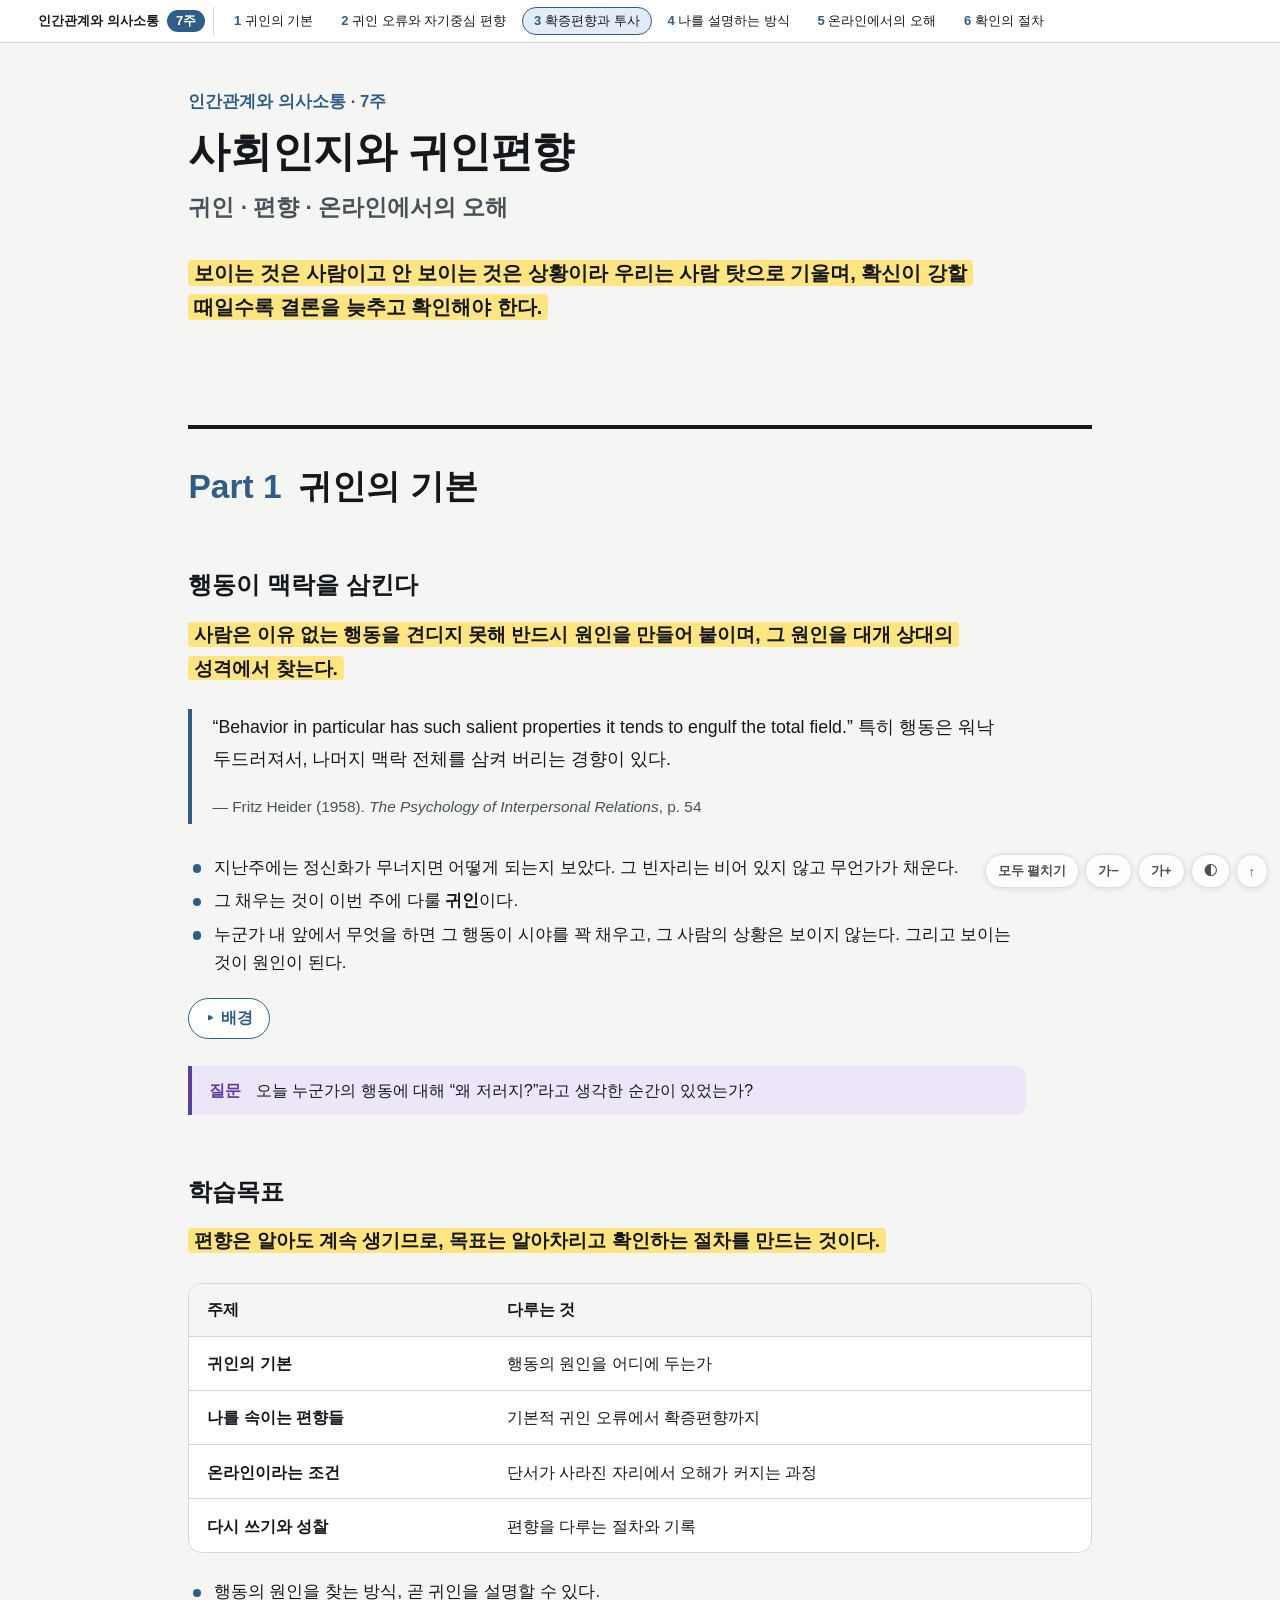
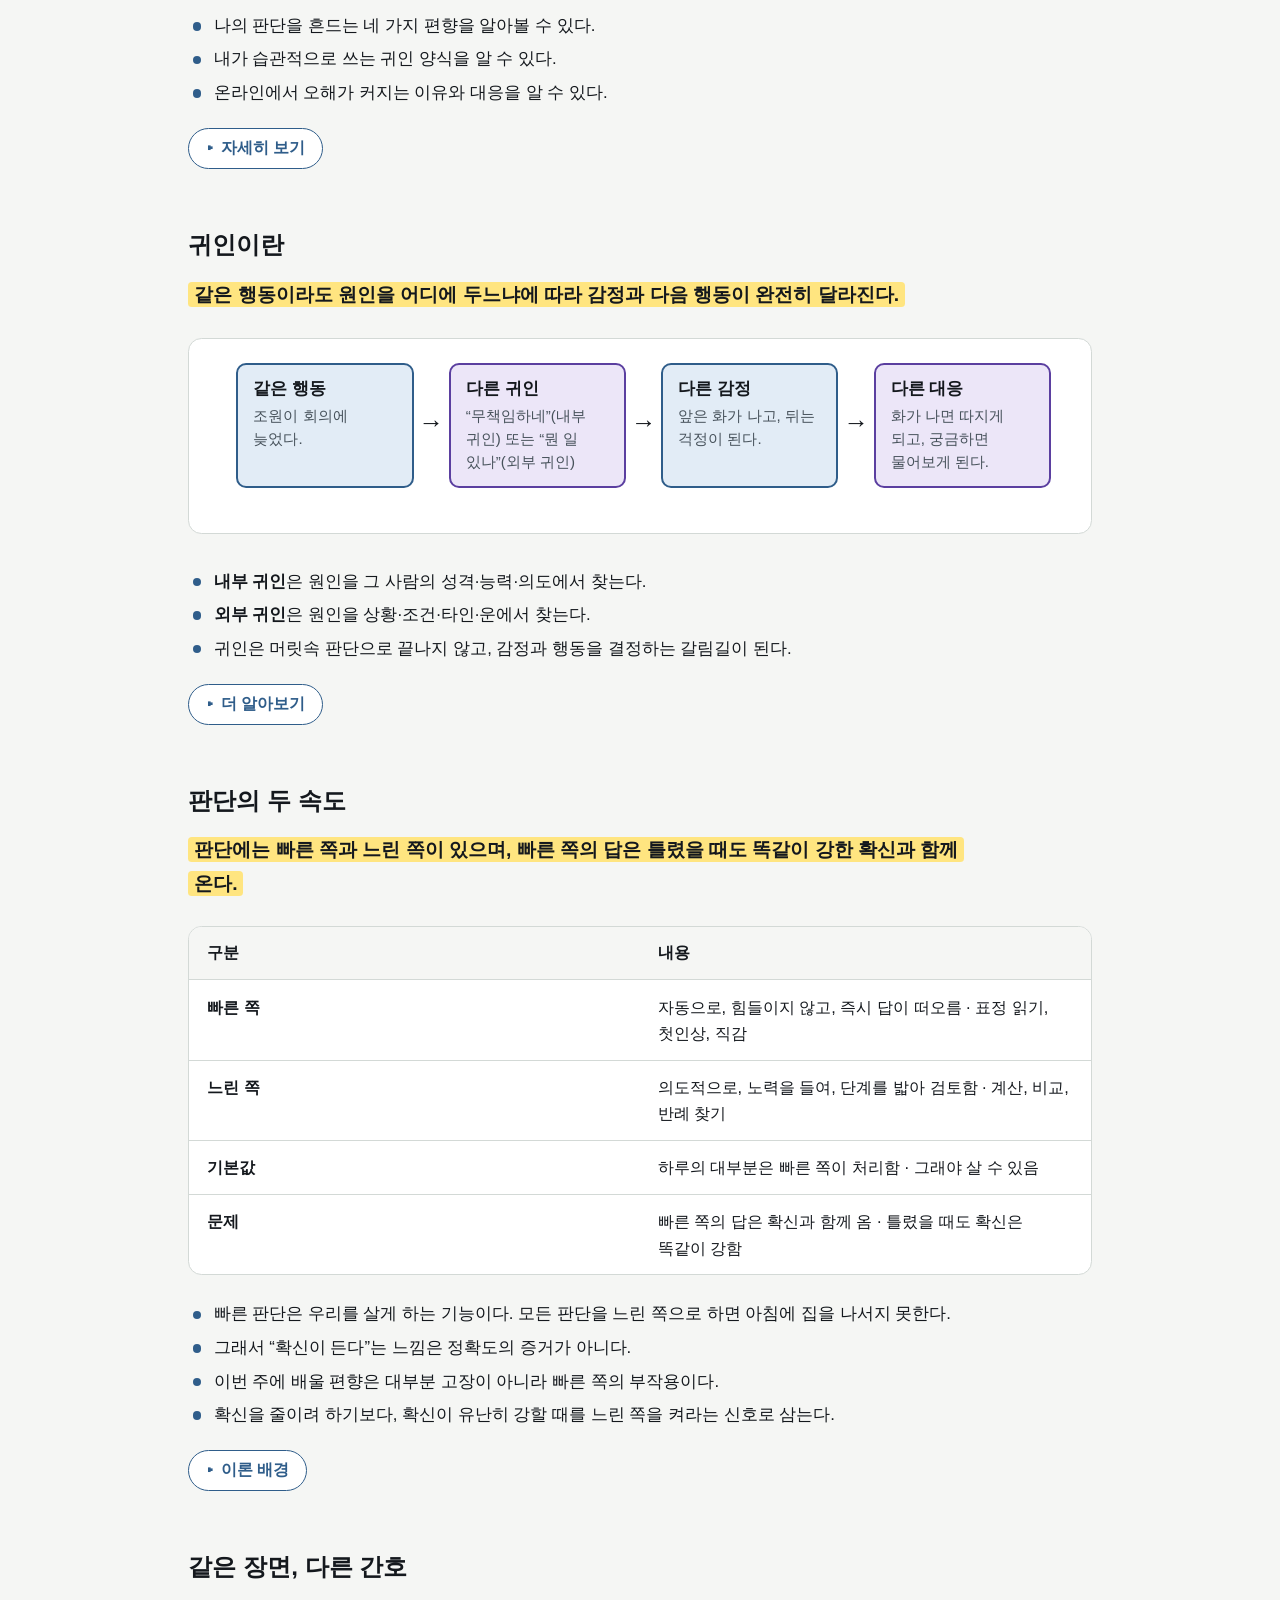
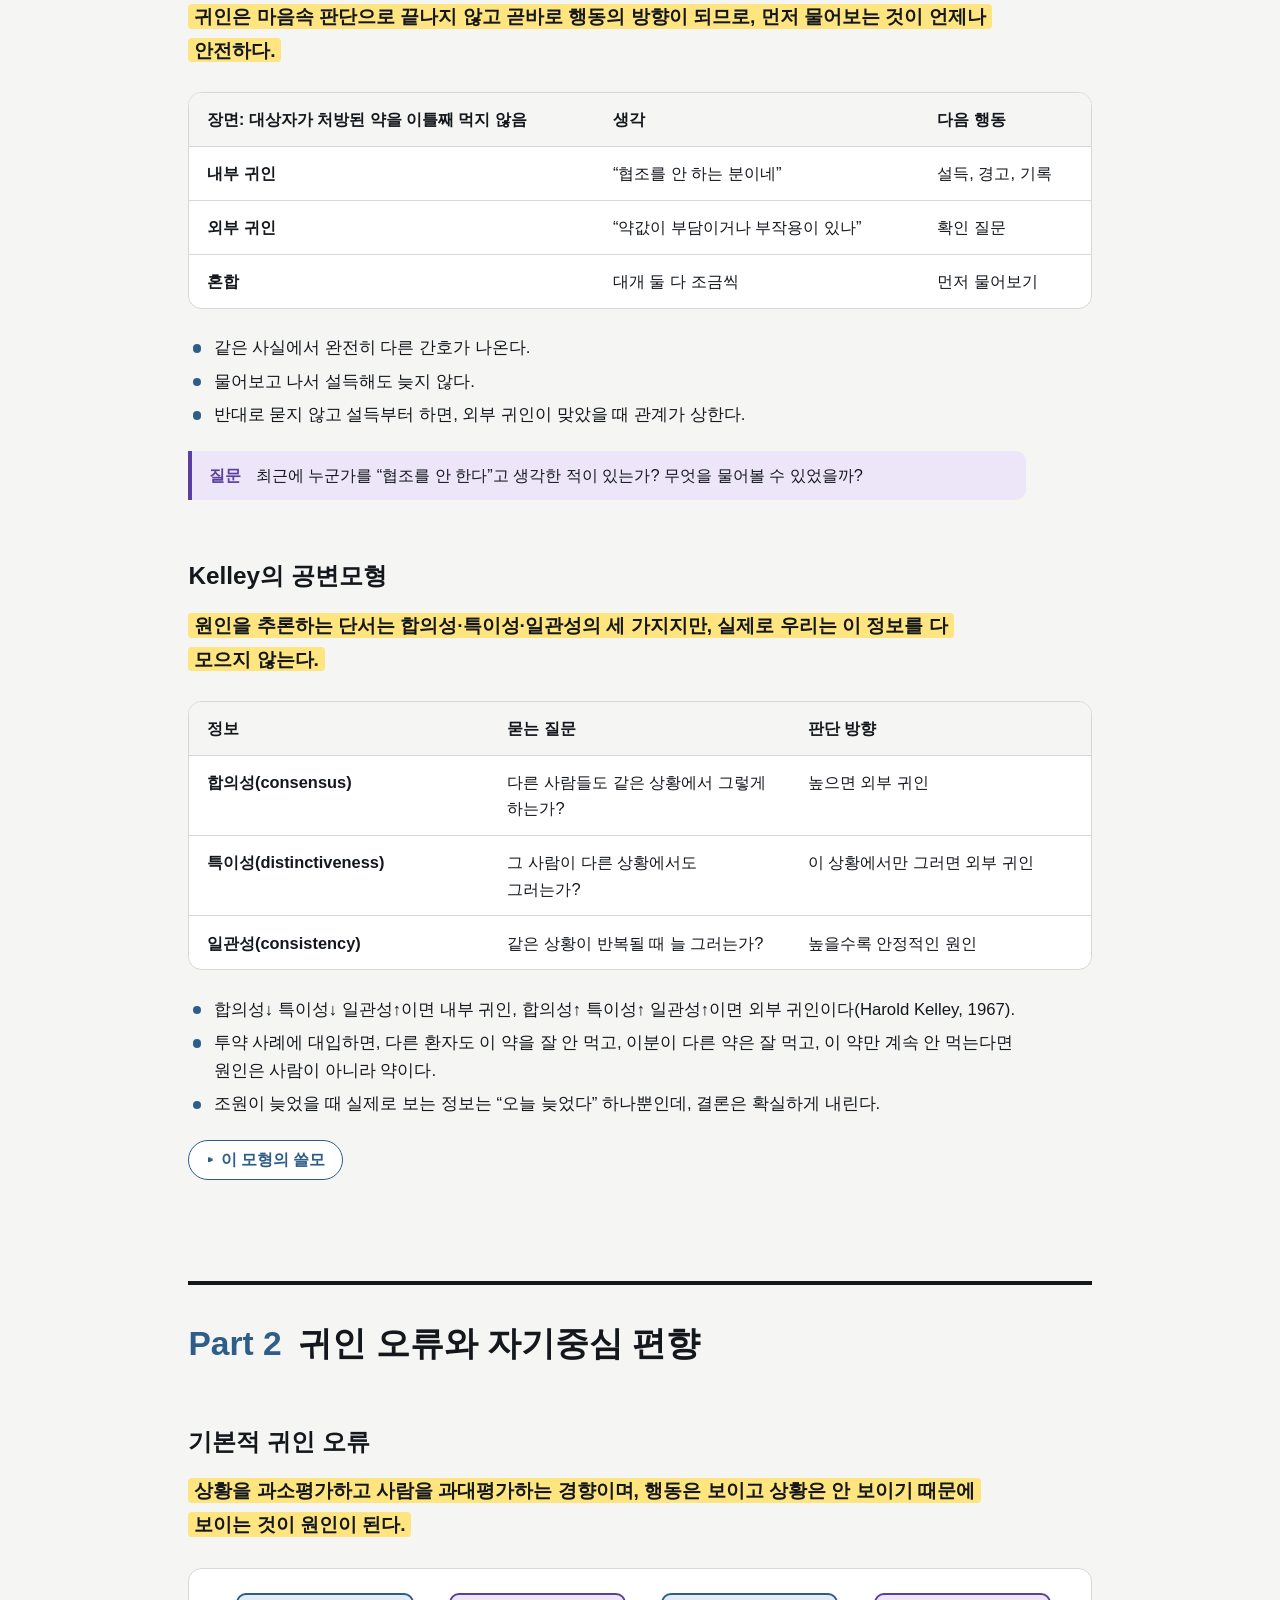
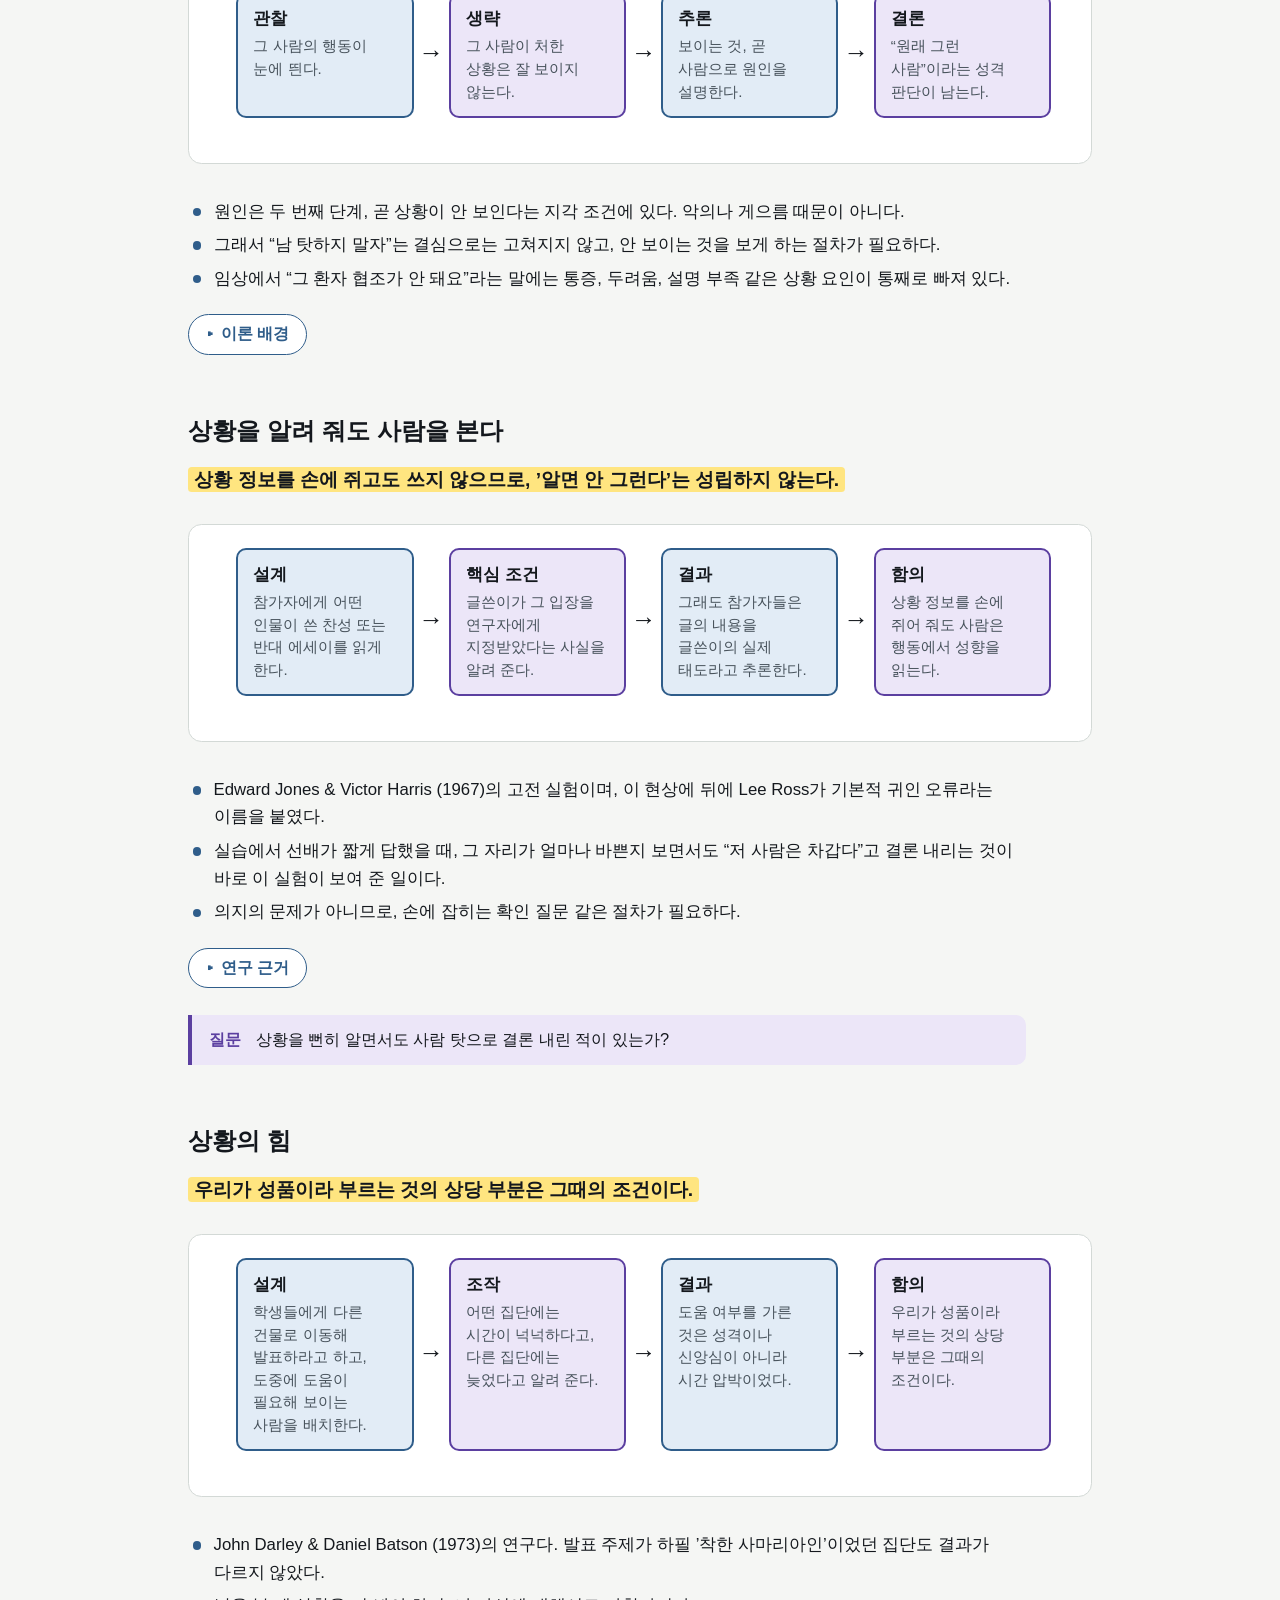
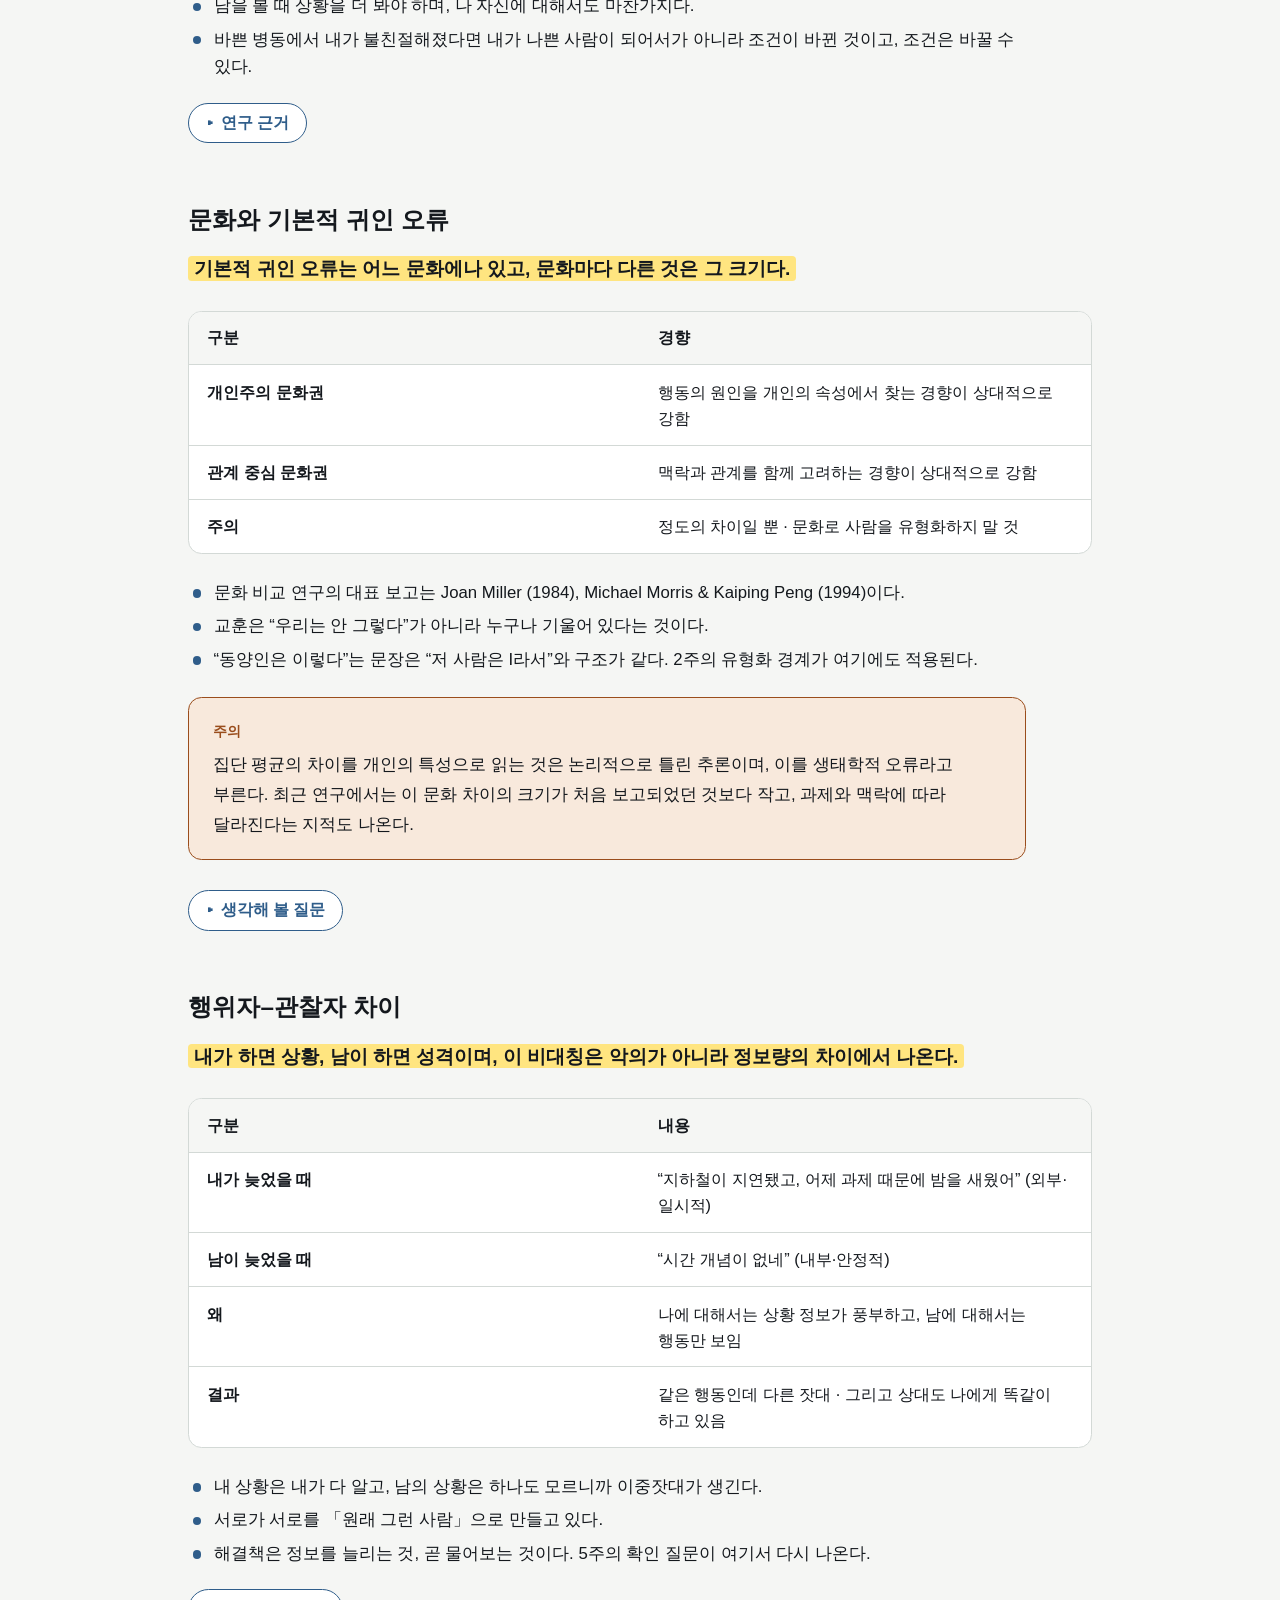
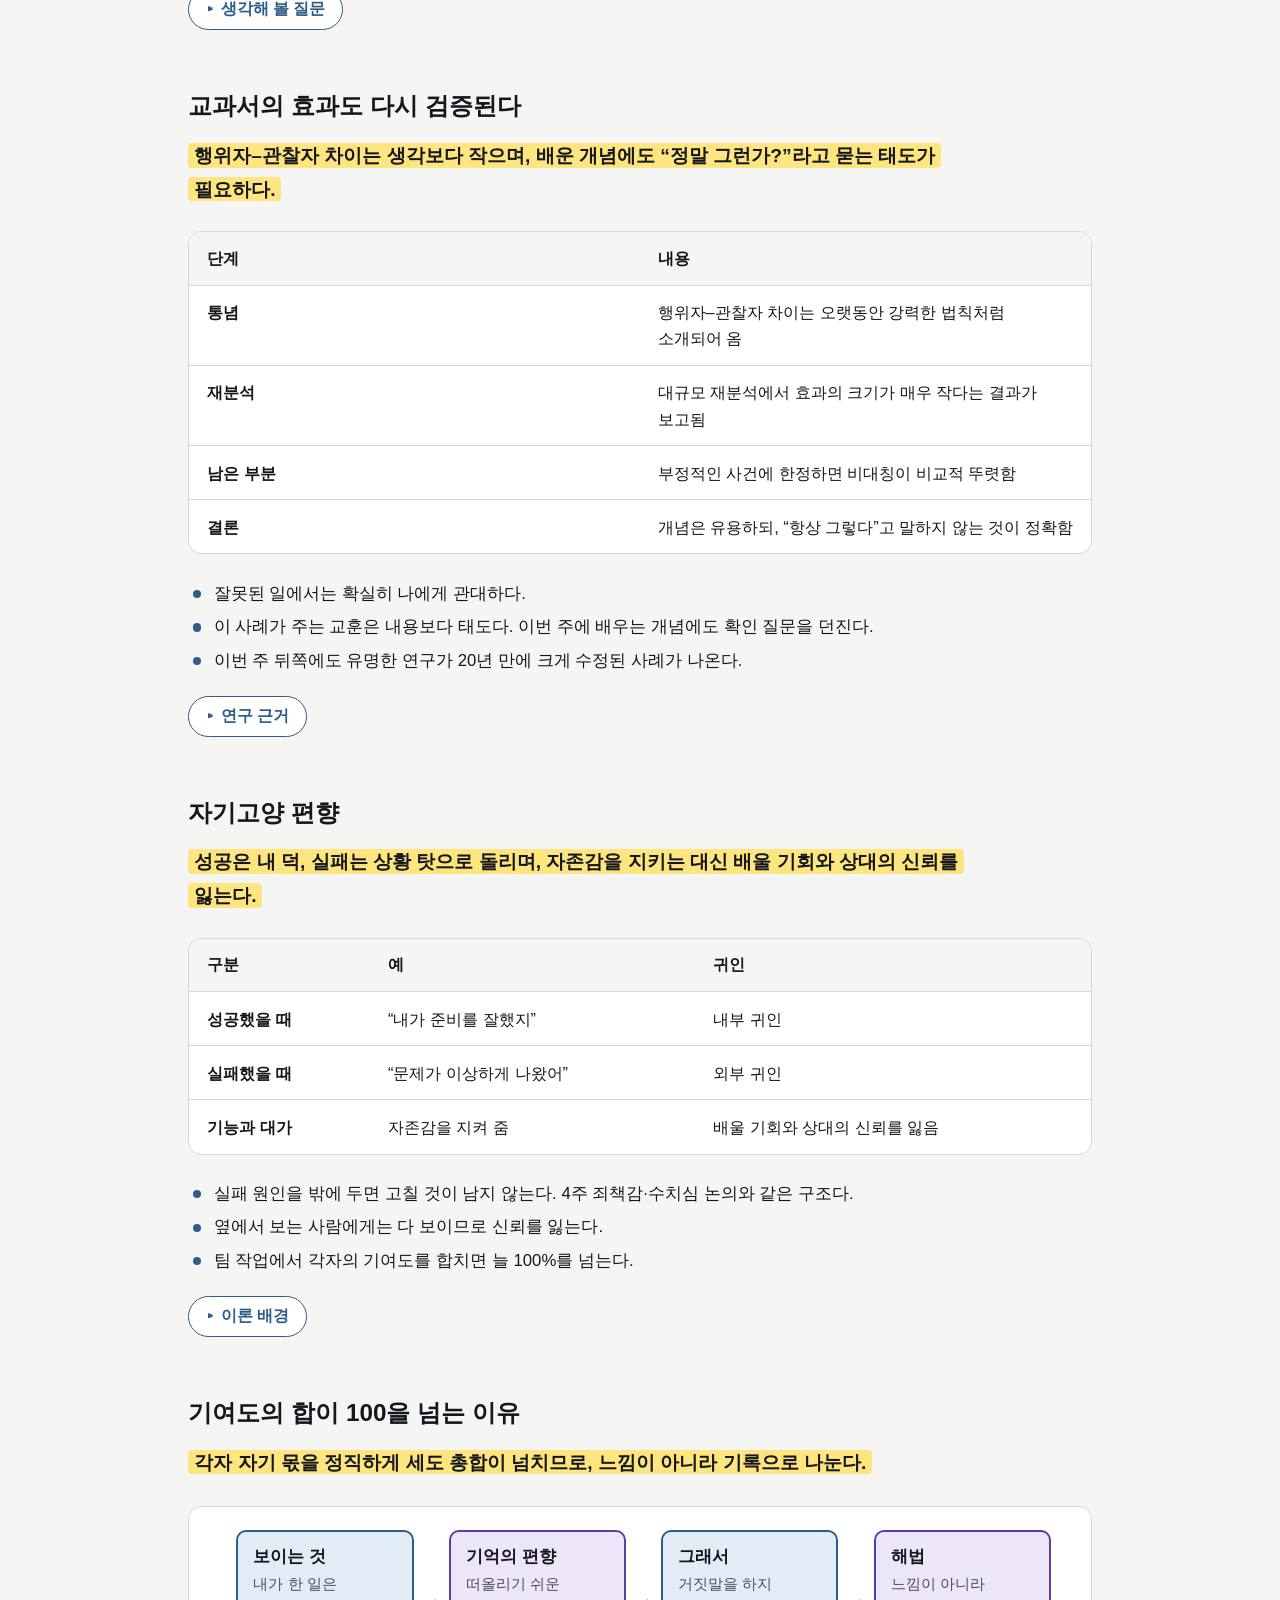
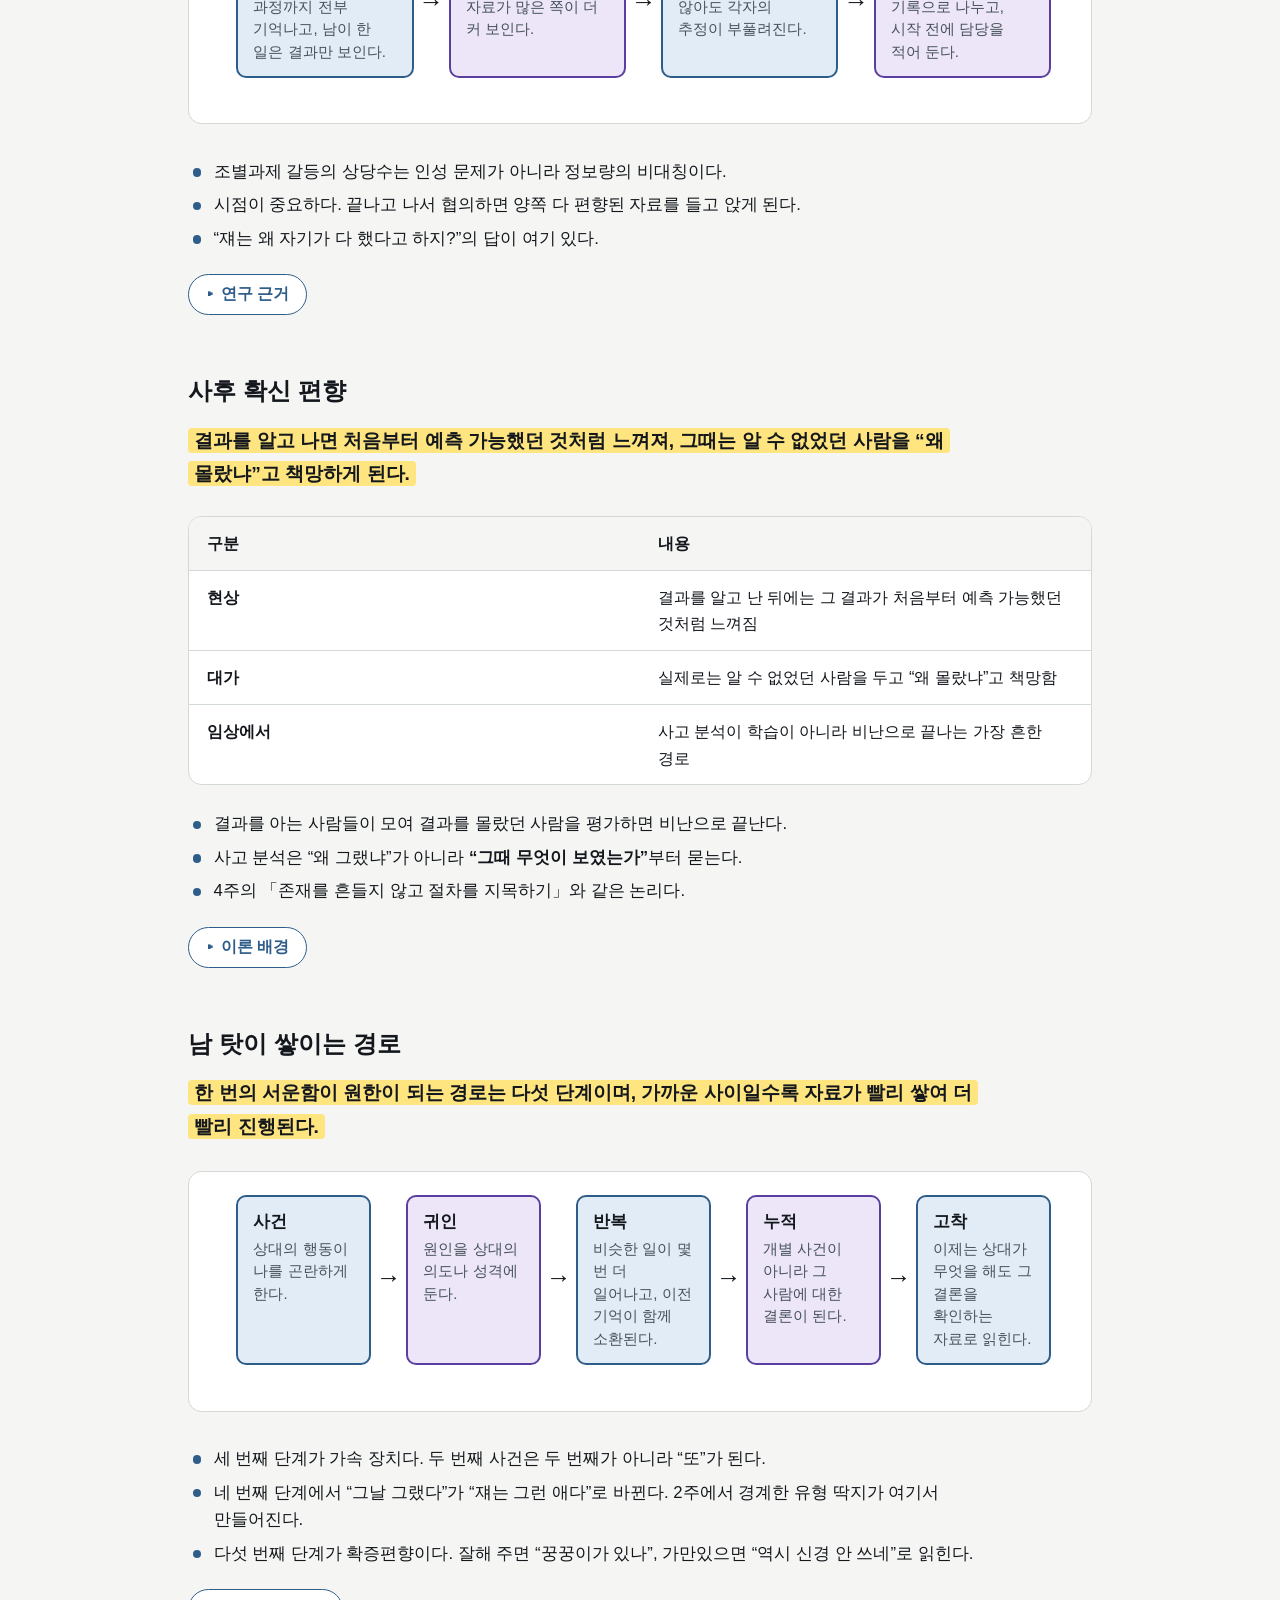
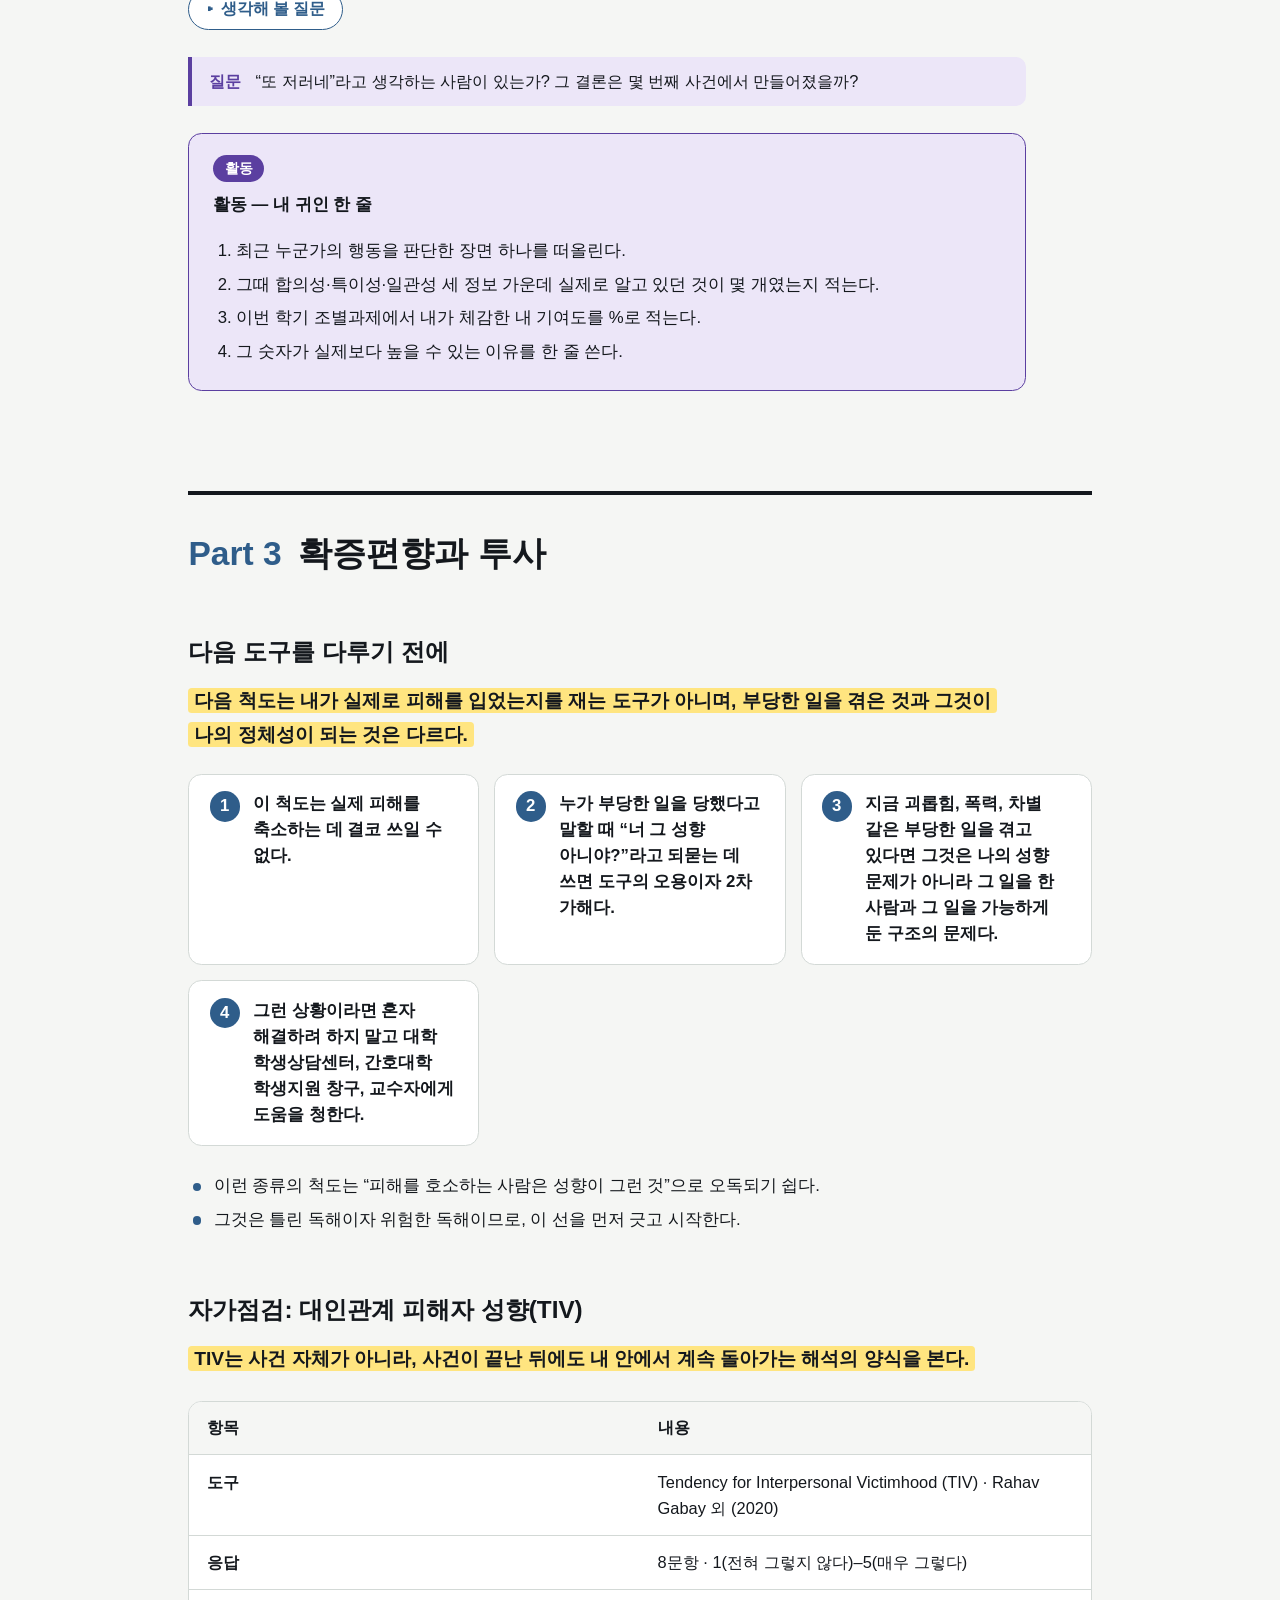
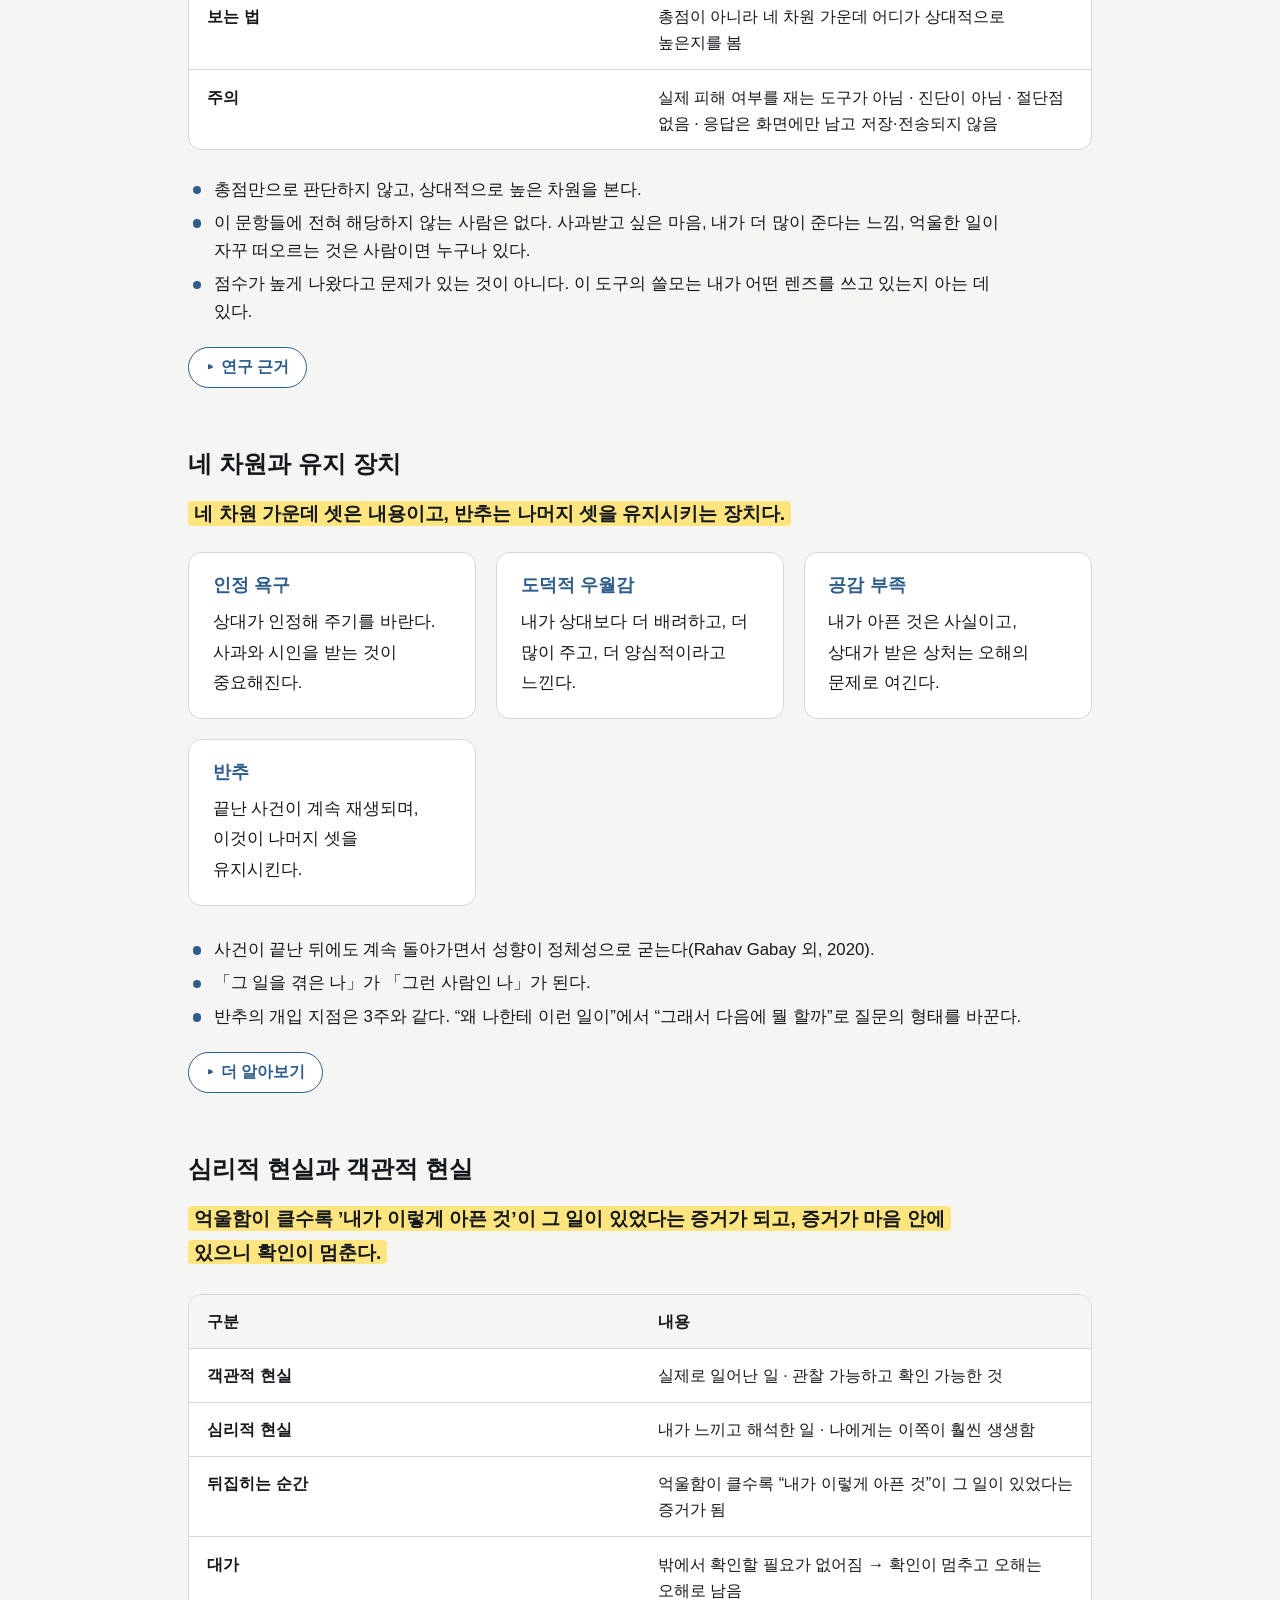
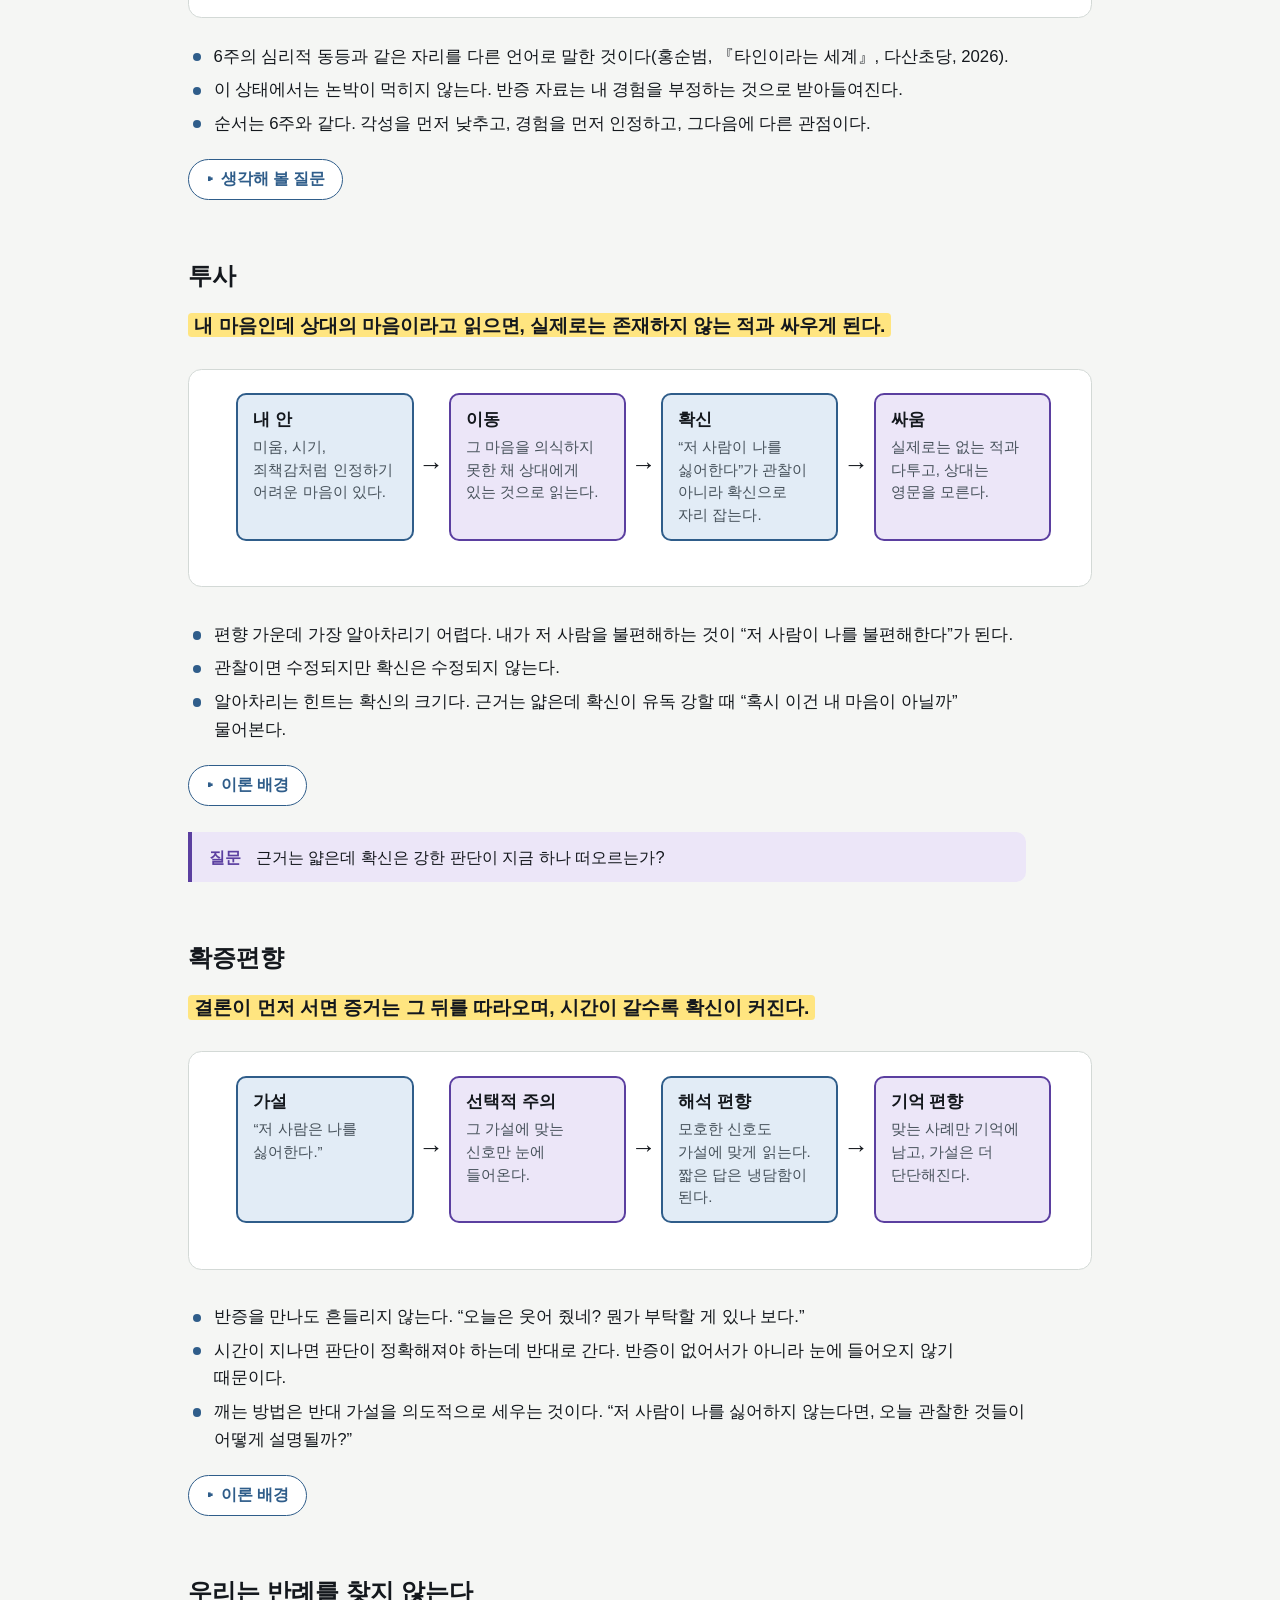
<file: docs/week07.html>
<!doctype html>
<html lang="ko">
<head>
<meta charset="utf-8">
<meta name="viewport" content="width=device-width, initial-scale=1, viewport-fit=cover">
<title>7주 사회인지와 귀인편향 · 인간관계와 의사소통</title>
<link rel="stylesheet" href="assets/style.css?v=20261128173144">
<script>
(function (r) {
  try {
    var s = window.localStorage, t = s.getItem("hrc-theme"), z = parseFloat(s.getItem("hrc-zoom"));
    if (t === "light" || t === "dark") r.setAttribute("data-theme", t);
    if (z >= 0.8 && z <= 1.6) r.style.setProperty("--zoom", String(z));
  } catch (e) {}
})(document.documentElement);
</script>
</head>
<body>
<nav class="bar" aria-label="이 장의 차례">
  <div class="bar-in">
    <a class="brand" href="index.html">인간관계와 의사소통</a>
    <span class="wk">7주</span>
    <div class="tabs"><ul>
<li><a href="#귀인의-기본" id="toc-귀인의-기본">귀인의 기본</a></li>
<li><a href="#귀인-오류와-자기중심-편향"
id="toc-귀인-오류와-자기중심-편향">귀인 오류와 자기중심 편향</a></li>
<li><a href="#확증편향과-투사" id="toc-확증편향과-투사">확증편향과
투사</a></li>
<li><a href="#나를-설명하는-방식" id="toc-나를-설명하는-방식">나를
설명하는 방식</a></li>
<li><a href="#온라인에서의-오해" id="toc-온라인에서의-오해">온라인에서의
오해</a></li>
<li><a href="#확인의-절차" id="toc-확인의-절차">확인의 절차</a></li>
</ul></div>
  </div>
</nav>

<main class="wrap">
<header class="head" id="top">
  <p class="eyebrow">인간관계와 의사소통 · 7주</p>
  <h1>사회인지와 귀인편향</h1>
  <p class="sub">귀인 · 편향 · 온라인에서의 오해</p>
  <p class="key"><mark>보이는 것은 사람이고 안 보이는 것은 상황이라
우리는 사람 탓으로 기울며, 확신이 강할 때일수록 결론을 늦추고 확인해야
한다.</mark></p>
</header>

<section id="귀인의-기본" class="level2">
<h2>귀인의 기본</h2>
<section id="행동이-맥락을-삼킨다" class="level3">
<h3>행동이 맥락을 삼킨다</h3>
<div class="lead">
<p>사람은 이유 없는 행동을 견디지 못해 반드시 원인을 만들어 붙이며, 그
원인을 대개 상대의 성격에서 찾는다.</p>
</div>
<div class="quote">
<p>“Behavior in particular has such salient properties it tends to
engulf the total field.” 특히 행동은 워낙 두드러져서, 나머지 맥락 전체를
삼켜 버리는 경향이 있다.</p>
<p>— Fritz Heider (1958). <em>The Psychology of Interpersonal
Relations</em>, p. 54</p>
</div>
<ul>
<li>지난주에는 정신화가 무너지면 어떻게 되는지 보았다. 그 빈자리는 비어
있지 않고 무언가가 채운다.</li>
<li>그 채우는 것이 이번 주에 다룰 <strong>귀인</strong>이다.</li>
<li>누군가 내 앞에서 무엇을 하면 그 행동이 시야를 꽉 채우고, 그 사람의
상황은 보이지 않는다. 그리고 보이는 것이 원인이 된다.</li>
</ul>
<details class="more"><summary>배경</summary><div class="more-body">
<p>Fritz Heider는 귀인 연구의 출발점이 된 학자다. 사람들이 일상에서
원인을 어떻게 갖다 붙이는가를 「소박 심리학」이라는 이름으로 처음
정리했다. 인용문의 「engulf the total field」, 곧 행동이 나머지 맥락
전체를 삼킨다는 표현이 이번 주 전체의 요약이다.</p>
</div></details>
<div class="question">
<p>오늘 누군가의 행동에 대해 “왜 저러지?”라고 생각한 순간이
있었는가?</p>
</div>
</section>
<section id="학습목표" class="level3">
<h3>학습목표</h3>
<div class="lead">
<p>편향은 알아도 계속 생기므로, 목표는 알아차리고 확인하는 절차를 만드는
것이다.</p>
</div>
<div class="tbl">
<table>
<thead>
<tr>
<th>주제</th>
<th>다루는 것</th>
</tr>
</thead>
<tbody>
<tr>
<td><strong>귀인의 기본</strong></td>
<td>행동의 원인을 어디에 두는가</td>
</tr>
<tr>
<td><strong>나를 속이는 편향들</strong></td>
<td>기본적 귀인 오류에서 확증편향까지</td>
</tr>
<tr>
<td><strong>온라인이라는 조건</strong></td>
<td>단서가 사라진 자리에서 오해가 커지는 과정</td>
</tr>
<tr>
<td><strong>다시 쓰기와 성찰</strong></td>
<td>편향을 다루는 절차와 기록</td>
</tr>
</tbody>
</table>
</div>
<ul>
<li>행동의 원인을 찾는 방식, 곧 귀인을 설명할 수 있다.</li>
<li>나의 판단을 흔드는 네 가지 편향을 알아볼 수 있다.</li>
<li>내가 습관적으로 쓰는 귀인 양식을 알 수 있다.</li>
<li>온라인에서 오해가 커지는 이유와 대응을 알 수 있다.</li>
</ul>
<details class="more"><summary>자세히 보기</summary><div class="more-body">
<p>네 가지 편향은 기본적 귀인 오류, 행위자–관찰자 차이(actor-observer
asymmetry), 자기고양 편향, 확증편향이다. 단원마다 직접 해 보는 활동이
하나씩 있으며, 단원을 읽은 직후에 해 보는 것이 좋다. 몰아서 쓰면 그
순간의 생각이 사라진다.</p>
<p>핵심 개념어는 귀인(attribution), Harold Kelley 공변모형, 기본적 귀인
오류, 행위자–관찰자 차이, 자기고양 편향, 확증편향, 귀인 양식(내적–외적 /
안정–불안정 / 전반적–특수적), 학습된 무기력, 인지적
오류(과잉일반화·개인화·이분법적 사고·비극화 등), 온라인 탈억제, 사회적
고통(social pain), 전측 대상피질(ACC)이다.</p>
<p>연계 도서로 박한선(2026)의 『거절불안』(김영사)이 ’읽씹’이 왜
아픈지를 다루며, 사회적 거절이 신체 통증과 같은 뇌 영역을 쓴다는 연구를
소개한다. 홍순범(2026)의 『타인이라는 세계』(다산초당)는 같은 사실이
다르게 해석되는 과정을 다룬다.</p>
</div></details>
</section>
<section id="귀인이란" class="level3">
<h3>귀인이란</h3>
<div class="lead">
<p>같은 행동이라도 원인을 어디에 두느냐에 따라 감정과 다음 행동이 완전히
달라진다.</p>
</div>
<figure class="fig"><ol class="flow">
<li class="node"><b>같은 행동</b><span>조원이 회의에 늦었다.</span></li>
<li class="edge" aria-hidden="true"></li>
<li class="node"><b>다른 귀인</b><span>“무책임하네”(내부 귀인) 또는 “뭔 일 있나”(외부 귀인)</span></li>
<li class="edge" aria-hidden="true"></li>
<li class="node"><b>다른 감정</b><span>앞은 화가 나고, 뒤는 걱정이 된다.</span></li>
<li class="edge" aria-hidden="true"></li>
<li class="node"><b>다른 대응</b><span>화가 나면 따지게 되고, 궁금하면 물어보게 된다.</span></li>
</ol>
</figure>
<ul>
<li><strong>내부 귀인</strong>은 원인을 그 사람의 성격·능력·의도에서
찾는다.</li>
<li><strong>외부 귀인</strong>은 원인을 상황·조건·타인·운에서
찾는다.</li>
<li>귀인은 머릿속 판단으로 끝나지 않고, 감정과 행동을 결정하는 갈림길이
된다.</li>
</ul>
<details class="more"><summary>더 알아보기</summary><div class="more-body">
<p>Heider 이후 Bernard Weiner는 여기에 두 축을 더 붙였다. 하나는 안정성,
곧 이 원인이 계속 갈 것인가이고, 다른 하나는 통제 가능성, 곧 그 사람이
어떻게 해 볼 수 있는 일이었는가다. 통제할 수 있었는데 안 했다고 판단하면
화가 나고, 통제할 수 없는 일이었다고 판단하면 연민을 느낀다. 결과가
똑같아도 그렇다.</p>
</div></details>
</section>
<section id="판단의-두-속도" class="level3">
<h3>판단의 두 속도</h3>
<div class="lead">
<p>판단에는 빠른 쪽과 느린 쪽이 있으며, 빠른 쪽의 답은 틀렸을 때도
똑같이 강한 확신과 함께 온다.</p>
</div>
<div class="tbl">
<table>
<colgroup>
<col style="width: 50%" />
<col style="width: 50%" />
</colgroup>
<thead>
<tr>
<th>구분</th>
<th>내용</th>
</tr>
</thead>
<tbody>
<tr>
<td><strong>빠른 쪽</strong></td>
<td>자동으로, 힘들이지 않고, 즉시 답이 떠오름 · 표정 읽기, 첫인상,
직감</td>
</tr>
<tr>
<td><strong>느린 쪽</strong></td>
<td>의도적으로, 노력을 들여, 단계를 밟아 검토함 · 계산, 비교, 반례
찾기</td>
</tr>
<tr>
<td><strong>기본값</strong></td>
<td>하루의 대부분은 빠른 쪽이 처리함 · 그래야 살 수 있음</td>
</tr>
<tr>
<td><strong>문제</strong></td>
<td>빠른 쪽의 답은 확신과 함께 옴 · 틀렸을 때도 확신은 똑같이 강함</td>
</tr>
</tbody>
</table>
</div>
<ul>
<li>빠른 판단은 우리를 살게 하는 기능이다. 모든 판단을 느린 쪽으로 하면
아침에 집을 나서지 못한다.</li>
<li>그래서 “확신이 든다”는 느낌은 정확도의 증거가 아니다.</li>
<li>이번 주에 배울 편향은 대부분 고장이 아니라 빠른 쪽의
부작용이다.</li>
<li>확신을 줄이려 하기보다, 확신이 유난히 강할 때를 느린 쪽을 켜라는
신호로 삼는다.</li>
</ul>
<details class="more"><summary>이론 배경</summary><div class="more-body">
<p>이 구분은 Daniel Kahneman (2011)의 <em>Thinking, Fast and Slow</em>로
널리 알려졌고, 시스템 1·시스템 2라는 이름은 Keith Stanovich &amp;
Richard West (2000)가 붙였다. 다만 머릿속에 두 개의 방이 따로 있는 것은
아니며, 처리 방식을 묶어 편의상 부르는 이름이다.</p>
<p>맞았을 때와 틀렸을 때 느낌이 다르지 않은 이유는, 처리가 매끄럽게
되었다는 느낌을 「사실인가 보다」로 바꿔 읽는 버릇이 있기 때문이다.
확신이 강할 때를 검토 신호로 삼는다는 원리는 이번 주 마지막의 「느린
쪽을 켜야 할 신호」로 이어진다.</p>
<ul>
<li>오늘 하루 중 느린 쪽을 켰던 순간이 있었는가?</li>
</ul>
</div></details>
</section>
<section id="같은-장면-다른-간호" class="level3">
<h3>같은 장면, 다른 간호</h3>
<div class="lead">
<p>귀인은 마음속 판단으로 끝나지 않고 곧바로 행동의 방향이 되므로, 먼저
물어보는 것이 언제나 안전하다.</p>
</div>
<div class="tbl">
<table>
<thead>
<tr>
<th>장면: 대상자가 처방된 약을 이틀째 먹지 않음</th>
<th>생각</th>
<th>다음 행동</th>
</tr>
</thead>
<tbody>
<tr>
<td><strong>내부 귀인</strong></td>
<td>“협조를 안 하는 분이네”</td>
<td>설득, 경고, 기록</td>
</tr>
<tr>
<td><strong>외부 귀인</strong></td>
<td>“약값이 부담이거나 부작용이 있나”</td>
<td>확인 질문</td>
</tr>
<tr>
<td><strong>혼합</strong></td>
<td>대개 둘 다 조금씩</td>
<td>먼저 물어보기</td>
</tr>
</tbody>
</table>
</div>
<ul>
<li>같은 사실에서 완전히 다른 간호가 나온다.</li>
<li>물어보고 나서 설득해도 늦지 않다.</li>
<li>반대로 묻지 않고 설득부터 하면, 외부 귀인이 맞았을 때 관계가
상한다.</li>
</ul>
<div class="question">
<p>최근에 누군가를 “협조를 안 한다”고 생각한 적이 있는가? 무엇을 물어볼
수 있었을까?</p>
</div>
</section>
<section id="kelley의-공변모형" class="level3">
<h3>Kelley의 공변모형</h3>
<div class="lead">
<p>원인을 추론하는 단서는 합의성·특이성·일관성의 세 가지지만, 실제로
우리는 이 정보를 다 모으지 않는다.</p>
</div>
<div class="tbl">
<table>
<colgroup>
<col style="width: 33%" />
<col style="width: 33%" />
<col style="width: 33%" />
</colgroup>
<thead>
<tr>
<th>정보</th>
<th>묻는 질문</th>
<th>판단 방향</th>
</tr>
</thead>
<tbody>
<tr>
<td><strong>합의성</strong>(consensus)</td>
<td>다른 사람들도 같은 상황에서 그렇게 하는가?</td>
<td>높으면 외부 귀인</td>
</tr>
<tr>
<td><strong>특이성</strong>(distinctiveness)</td>
<td>그 사람이 다른 상황에서도 그러는가?</td>
<td>이 상황에서만 그러면 외부 귀인</td>
</tr>
<tr>
<td><strong>일관성</strong>(consistency)</td>
<td>같은 상황이 반복될 때 늘 그러는가?</td>
<td>높을수록 안정적인 원인</td>
</tr>
</tbody>
</table>
</div>
<ul>
<li>합의성↓ 특이성↓ 일관성↑이면 내부 귀인, 합의성↑ 특이성↑ 일관성↑이면
외부 귀인이다(Harold Kelley, 1967).</li>
<li>투약 사례에 대입하면, 다른 환자도 이 약을 잘 안 먹고, 이분이 다른
약은 잘 먹고, 이 약만 계속 안 먹는다면 원인은 사람이 아니라 약이다.</li>
<li>조원이 늦었을 때 실제로 보는 정보는 “오늘 늦었다” 하나뿐인데, 결론은
확실하게 내린다.</li>
</ul>
<details class="more"><summary>이 모형의 쓸모</summary><div class="more-body">
<p>Kelley는 사람이 통계학자처럼 정보를 조합해 원인을 추론한다고 보았다.
그러나 이 모형은 사람들이 실제로 그렇게 한다는 모형이라기보다, 그렇게
하면 정확하다는 모형에 가깝다. 실제 연구에서 사람들은 이 정보를 다
모으지 않으며, 특히 남들은 어땠는지를 묻는 합의성 정보를 잘 쓰지
않는다.</p>
<p>이 모형의 진짜 쓸모는 논박의 절차를 구체적으로 만들어 준다는 데 있다.
“다르게 생각해 봐”는 막연하지만, “남들도 그러나, 이 상황에서만 그러나,
늘 그러나”는 답할 수 있는 질문이다. 이 세 질문은 뒤의 「A–B–C–D–E를
관계에 적용하기」의 D 단계에서 다시 쓰인다.</p>
</div></details>
</section>
</section>
<section id="귀인-오류와-자기중심-편향" class="level2">
<h2>귀인 오류와 자기중심 편향</h2>
<section id="기본적-귀인-오류" class="level3">
<h3>기본적 귀인 오류</h3>
<div class="lead">
<p>상황을 과소평가하고 사람을 과대평가하는 경향이며, 행동은 보이고
상황은 안 보이기 때문에 보이는 것이 원인이 된다.</p>
</div>
<figure class="fig"><ol class="flow">
<li class="node"><b>관찰</b><span>그 사람의 행동이 눈에 띈다.</span></li>
<li class="edge" aria-hidden="true"></li>
<li class="node"><b>생략</b><span>그 사람이 처한 상황은 잘 보이지 않는다.</span></li>
<li class="edge" aria-hidden="true"></li>
<li class="node"><b>추론</b><span>보이는 것, 곧 사람으로 원인을 설명한다.</span></li>
<li class="edge" aria-hidden="true"></li>
<li class="node"><b>결론</b><span>“원래 그런 사람”이라는 성격 판단이 남는다.</span></li>
</ol>
</figure>
<ul>
<li>원인은 두 번째 단계, 곧 상황이 안 보인다는 지각 조건에 있다. 악의나
게으름 때문이 아니다.</li>
<li>그래서 “남 탓하지 말자”는 결심으로는 고쳐지지 않고, 안 보이는 것을
보게 하는 절차가 필요하다.</li>
<li>임상에서 “그 환자 협조가 안 돼요”라는 말에는 통증, 두려움, 설명 부족
같은 상황 요인이 통째로 빠져 있다.</li>
</ul>
<details class="more"><summary>이론 배경</summary><div class="more-body">
<p>기본적 귀인 오류(fundamental attribution error)는 Lee Ross (1977)가
붙인 이름이다. 지각에서 사람은 그림이고 상황은 배경이라, 눈에 띄는
그림에서 원인을 찾게 된다.</p>
<p>이것을 「오류」라고 부르는 것이 정확하지 않다는 지적도 있다.
실수라기보다 행동에서 성향으로 곧장 이어 붙이는 추론 습관이라는 뜻에서
대응추론 편향(correspondence bias)이라 부르는 편이 낫다는 것이다.</p>
</div></details>
</section>
<section id="상황을-알려-줘도-사람을-본다" class="level3">
<h3>상황을 알려 줘도 사람을 본다</h3>
<div class="lead">
<p>상황 정보를 손에 쥐고도 쓰지 않으므로, ’알면 안 그런다’는 성립하지
않는다.</p>
</div>
<figure class="fig"><ol class="flow">
<li class="node"><b>설계</b><span>참가자에게 어떤 인물이 쓴 찬성 또는 반대 에세이를 읽게 한다.</span></li>
<li class="edge" aria-hidden="true"></li>
<li class="node"><b>핵심 조건</b><span>글쓴이가 그 입장을 연구자에게 지정받았다는 사실을 알려 준다.</span></li>
<li class="edge" aria-hidden="true"></li>
<li class="node"><b>결과</b><span>그래도 참가자들은 글의 내용을 글쓴이의 실제 태도라고 추론한다.</span></li>
<li class="edge" aria-hidden="true"></li>
<li class="node"><b>함의</b><span>상황 정보를 손에 쥐어 줘도 사람은 행동에서 성향을 읽는다.</span></li>
</ol>
</figure>
<ul>
<li>Edward Jones &amp; Victor Harris (1967)의 고전 실험이며, 이 현상에
뒤에 Lee Ross가 기본적 귀인 오류라는 이름을 붙였다.</li>
<li>실습에서 선배가 짧게 답했을 때, 그 자리가 얼마나 바쁜지 보면서도 “저
사람은 차갑다”고 결론 내리는 것이 바로 이 실험이 보여 준 일이다.</li>
<li>의지의 문제가 아니므로, 손에 잡히는 확인 질문 같은 절차가
필요하다.</li>
</ul>
<details class="more"><summary>연구 근거</summary><div class="more-body">
<p>실험에서 읽힌 글은 당시 쿠바 카스트로 정권에 대해 찬성하거나 반대하는
에세이였다. 시켜서 쓴 글이라면 논리적으로는 그 사람의 생각을 알 수
없으므로 추론을 멈추는 것이 맞다. 그런데도 참가자들은 찬성하는 글을 쓴
사람은 찬성하는 사람일 것이라고 보았다. 지정받았다는 것을 알면서도
그랬다.</p>
</div></details>
<div class="question">
<p>상황을 뻔히 알면서도 사람 탓으로 결론 내린 적이 있는가?</p>
</div>
</section>
<section id="상황의-힘" class="level3">
<h3>상황의 힘</h3>
<div class="lead">
<p>우리가 성품이라 부르는 것의 상당 부분은 그때의 조건이다.</p>
</div>
<figure class="fig"><ol class="flow">
<li class="node"><b>설계</b><span>학생들에게 다른 건물로 이동해 발표하라고 하고, 도중에 도움이 필요해
보이는 사람을 배치한다.</span></li>
<li class="edge" aria-hidden="true"></li>
<li class="node"><b>조작</b><span>어떤 집단에는 시간이 넉넉하다고, 다른 집단에는 늦었다고 알려 준다.</span></li>
<li class="edge" aria-hidden="true"></li>
<li class="node"><b>결과</b><span>도움 여부를 가른 것은 성격이나 신앙심이 아니라 시간 압박이었다.</span></li>
<li class="edge" aria-hidden="true"></li>
<li class="node"><b>함의</b><span>우리가 성품이라 부르는 것의 상당 부분은 그때의 조건이다.</span></li>
</ol>
</figure>
<ul>
<li>John Darley &amp; Daniel Batson (1973)의 연구다. 발표 주제가 하필
’착한 사마리아인’이었던 집단도 결과가 다르지 않았다.</li>
<li>남을 볼 때 상황을 더 봐야 하며, 나 자신에 대해서도 마찬가지다.</li>
<li>바쁜 병동에서 내가 불친절해졌다면 내가 나쁜 사람이 되어서가 아니라
조건이 바뀐 것이고, 조건은 바꿀 수 있다.</li>
</ul>
<details class="more"><summary>연구 근거</summary><div class="more-body">
<p>참가자는 신학교 학생들이었고, 길목에는 웅크리고 앉아 기침하며
신음하는 사람이 배치되었다. 미리 측정해 둔 종교성은 도움 행동을 예측하지
못했다. 착한 사마리아인을 주제로 발표하러 가는 길에, 급했던 학생들은
쓰러진 사람을 그냥 지나쳤다.</p>
<p>다만 이 연구는 표본이 작은 단일 연구다. “상황이 성격보다 항상
강하다”까지 가면 과한 일반화이며, 적절한 결론은 상황 요인이 우리가
직관적으로 생각하는 것보다 훨씬 큰 몫을 한다는 정도다.</p>
<ul>
<li>내가 평소와 다르게 행동했던 날, 그날의 조건은 무엇이 달랐는가?</li>
</ul>
</div></details>
</section>
<section id="문화와-기본적-귀인-오류" class="level3">
<h3>문화와 기본적 귀인 오류</h3>
<div class="lead">
<p>기본적 귀인 오류는 어느 문화에나 있고, 문화마다 다른 것은 그
크기다.</p>
</div>
<div class="tbl">
<table>
<colgroup>
<col style="width: 50%" />
<col style="width: 50%" />
</colgroup>
<thead>
<tr>
<th>구분</th>
<th>경향</th>
</tr>
</thead>
<tbody>
<tr>
<td><strong>개인주의 문화권</strong></td>
<td>행동의 원인을 개인의 속성에서 찾는 경향이 상대적으로 강함</td>
</tr>
<tr>
<td><strong>관계 중심 문화권</strong></td>
<td>맥락과 관계를 함께 고려하는 경향이 상대적으로 강함</td>
</tr>
<tr>
<td><strong>주의</strong></td>
<td>정도의 차이일 뿐 · 문화로 사람을 유형화하지 말 것</td>
</tr>
</tbody>
</table>
</div>
<ul>
<li>문화 비교 연구의 대표 보고는 Joan Miller (1984), Michael Morris
&amp; Kaiping Peng (1994)이다.</li>
<li>교훈은 “우리는 안 그렇다”가 아니라 누구나 기울어 있다는 것이다.</li>
<li>“동양인은 이렇다”는 문장은 “저 사람은 I라서”와 구조가 같다. 2주의
유형화 경계가 여기에도 적용된다.</li>
</ul>
<div class="note">
<p>집단 평균의 차이를 개인의 특성으로 읽는 것은 논리적으로 틀린
추론이며, 이를 생태학적 오류라고 부른다. 최근 연구에서는 이 문화 차이의
크기가 처음 보고되었던 것보다 작고, 과제와 맥락에 따라 달라진다는 지적도
나온다.</p>
</div>
<details class="more"><summary>생각해 볼 질문</summary><div class="more-body">
<ul>
<li>“우리 문화는 원래 그래”라는 말이 설명으로 쓰일 때와 변명으로 쓰일
때는 무엇이 다를까?</li>
</ul>
</div></details>
</section>
<section id="행위자관찰자-차이" class="level3">
<h3>행위자–관찰자 차이</h3>
<div class="lead">
<p>내가 하면 상황, 남이 하면 성격이며, 이 비대칭은 악의가 아니라
정보량의 차이에서 나온다.</p>
</div>
<div class="tbl">
<table>
<colgroup>
<col style="width: 50%" />
<col style="width: 50%" />
</colgroup>
<thead>
<tr>
<th>구분</th>
<th>내용</th>
</tr>
</thead>
<tbody>
<tr>
<td><strong>내가 늦었을 때</strong></td>
<td>“지하철이 지연됐고, 어제 과제 때문에 밤을 새웠어” (외부·일시적)</td>
</tr>
<tr>
<td><strong>남이 늦었을 때</strong></td>
<td>“시간 개념이 없네” (내부·안정적)</td>
</tr>
<tr>
<td><strong>왜</strong></td>
<td>나에 대해서는 상황 정보가 풍부하고, 남에 대해서는 행동만 보임</td>
</tr>
<tr>
<td><strong>결과</strong></td>
<td>같은 행동인데 다른 잣대 · 그리고 상대도 나에게 똑같이 하고 있음</td>
</tr>
</tbody>
</table>
</div>
<ul>
<li>내 상황은 내가 다 알고, 남의 상황은 하나도 모르니까 이중잣대가
생긴다.</li>
<li>서로가 서로를 「원래 그런 사람」으로 만들고 있다.</li>
<li>해결책은 정보를 늘리는 것, 곧 물어보는 것이다. 5주의 확인 질문이
여기서 다시 나온다.</li>
</ul>
<details class="more"><summary>생각해 볼 질문</summary><div class="more-body">
<ul>
<li>최근 남에게 성격 탓을 했던 일 하나를, 나에게 적용하는 잣대로 다시
설명해 보자.</li>
</ul>
</div></details>
</section>
<section id="교과서의-효과도-다시-검증된다" class="level3">
<h3>교과서의 효과도 다시 검증된다</h3>
<div class="lead">
<p>행위자–관찰자 차이는 생각보다 작으며, 배운 개념에도 “정말
그런가?”라고 묻는 태도가 필요하다.</p>
</div>
<div class="tbl">
<table>
<colgroup>
<col style="width: 50%" />
<col style="width: 50%" />
</colgroup>
<thead>
<tr>
<th>단계</th>
<th>내용</th>
</tr>
</thead>
<tbody>
<tr>
<td><strong>통념</strong></td>
<td>행위자–관찰자 차이는 오랫동안 강력한 법칙처럼 소개되어 옴</td>
</tr>
<tr>
<td><strong>재분석</strong></td>
<td>대규모 재분석에서 효과의 크기가 매우 작다는 결과가 보고됨</td>
</tr>
<tr>
<td><strong>남은 부분</strong></td>
<td>부정적인 사건에 한정하면 비대칭이 비교적 뚜렷함</td>
</tr>
<tr>
<td><strong>결론</strong></td>
<td>개념은 유용하되, “항상 그렇다”고 말하지 않는 것이 정확함</td>
</tr>
</tbody>
</table>
</div>
<ul>
<li>잘못된 일에서는 확실히 나에게 관대하다.</li>
<li>이 사례가 주는 교훈은 내용보다 태도다. 이번 주에 배우는 개념에도
확인 질문을 던진다.</li>
<li>이번 주 뒤쪽에도 유명한 연구가 20년 만에 크게 수정된 사례가
나온다.</li>
</ul>
<details class="more"><summary>연구 근거</summary><div class="more-body">
<p>Bertram Malle (2006)은 <em>Psychological Bulletin</em>에 실은
메타분석에서 그동안의 연구를 모아 효과 크기를 다시 계산했고, 전체 효과
크기는 거의 0에 가까웠다. 다만 부정적인 사건과, 관계가 소원한 상대에
대해서는 비대칭이 비교적 뚜렷하게 나타났다. 그래서 개념 자체가 쓸모없는
것은 아니다.</p>
<ul>
<li>이번 주에 배운 것 가운데 “정말 그런가?”라고 묻고 싶은 것이
있는가?</li>
</ul>
</div></details>
</section>
<section id="자기고양-편향" class="level3">
<h3>자기고양 편향</h3>
<div class="lead">
<p>성공은 내 덕, 실패는 상황 탓으로 돌리며, 자존감을 지키는 대신 배울
기회와 상대의 신뢰를 잃는다.</p>
</div>
<div class="tbl">
<table>
<thead>
<tr>
<th>구분</th>
<th>예</th>
<th>귀인</th>
</tr>
</thead>
<tbody>
<tr>
<td><strong>성공했을 때</strong></td>
<td>“내가 준비를 잘했지”</td>
<td>내부 귀인</td>
</tr>
<tr>
<td><strong>실패했을 때</strong></td>
<td>“문제가 이상하게 나왔어”</td>
<td>외부 귀인</td>
</tr>
<tr>
<td><strong>기능과 대가</strong></td>
<td>자존감을 지켜 줌</td>
<td>배울 기회와 상대의 신뢰를 잃음</td>
</tr>
</tbody>
</table>
</div>
<ul>
<li>실패 원인을 밖에 두면 고칠 것이 남지 않는다. 4주 죄책감·수치심
논의와 같은 구조다.</li>
<li>옆에서 보는 사람에게는 다 보이므로 신뢰를 잃는다.</li>
<li>팀 작업에서 각자의 기여도를 합치면 늘 100%를 넘는다.</li>
</ul>
<details class="more"><summary>이론 배경</summary><div class="more-body">
<p>자기고양 편향(self-serving bias)은 Dale Miller &amp; Michael Ross
(1975)가 정리했다. 원인에 대한 설명은 두 갈래다. 하나는 자존감을 지키려
한다는 동기 쪽 설명이고, 다른 하나는 잘될 거라고 기대했으니 잘된 것은
예상대로, 못된 것은 예외로 처리한다는 인지 쪽 설명이다. 지금은 둘 다
작동한다고 본다.</p>
</div></details>
</section>
<section id="기여도의-합이-100을-넘는-이유" class="level3">
<h3>기여도의 합이 100을 넘는 이유</h3>
<div class="lead">
<p>각자 자기 몫을 정직하게 세도 총합이 넘치므로, 느낌이 아니라 기록으로
나눈다.</p>
</div>
<figure class="fig"><ol class="flow">
<li class="node"><b>보이는 것</b><span>내가 한 일은 과정까지 전부 기억나고, 남이 한 일은 결과만 보인다.</span></li>
<li class="edge" aria-hidden="true"></li>
<li class="node"><b>기억의 편향</b><span>떠올리기 쉬운 자료가 많은 쪽이 더 커 보인다.</span></li>
<li class="edge" aria-hidden="true"></li>
<li class="node"><b>그래서</b><span>거짓말을 하지 않아도 각자의 추정이 부풀려진다.</span></li>
<li class="edge" aria-hidden="true"></li>
<li class="node"><b>해법</b><span>느낌이 아니라 기록으로 나누고, 시작 전에 담당을 적어 둔다.</span></li>
</ol>
</figure>
<ul>
<li>조별과제 갈등의 상당수는 인성 문제가 아니라 정보량의
비대칭이다.</li>
<li>시점이 중요하다. 끝나고 나서 협의하면 양쪽 다 편향된 자료를 들고
앉게 된다.</li>
<li>“쟤는 왜 자기가 다 했다고 하지?”의 답이 여기 있다.</li>
</ul>
<details class="more"><summary>연구 근거</summary><div class="more-body">
<p>Michael Ross &amp; Fiore Sicoly (1979)는 부부와 팀을 대상으로 이
자기중심적 기여도 편향을 보고했다. 떠올릴 자료가 많은 쪽이 커 보이는
현상은 뒤에서 다룰 가용성 휴리스틱이다.</p>
<ul>
<li>지금 하고 있는 조별과제에서 담당이 문서로 적혀 있는가?</li>
</ul>
</div></details>
</section>
<section id="사후-확신-편향" class="level3">
<h3>사후 확신 편향</h3>
<div class="lead">
<p>결과를 알고 나면 처음부터 예측 가능했던 것처럼 느껴져, 그때는 알 수
없었던 사람을 “왜 몰랐냐”고 책망하게 된다.</p>
</div>
<div class="tbl">
<table>
<colgroup>
<col style="width: 50%" />
<col style="width: 50%" />
</colgroup>
<thead>
<tr>
<th>구분</th>
<th>내용</th>
</tr>
</thead>
<tbody>
<tr>
<td><strong>현상</strong></td>
<td>결과를 알고 난 뒤에는 그 결과가 처음부터 예측 가능했던 것처럼
느껴짐</td>
</tr>
<tr>
<td><strong>대가</strong></td>
<td>실제로는 알 수 없었던 사람을 두고 “왜 몰랐냐”고 책망함</td>
</tr>
<tr>
<td><strong>임상에서</strong></td>
<td>사고 분석이 학습이 아니라 비난으로 끝나는 가장 흔한 경로</td>
</tr>
</tbody>
</table>
</div>
<ul>
<li>결과를 아는 사람들이 모여 결과를 몰랐던 사람을 평가하면 비난으로
끝난다.</li>
<li>사고 분석은 “왜 그랬냐”가 아니라 <strong>“그때 무엇이
보였는가”</strong>부터 묻는다.</li>
<li>4주의 「존재를 흔들지 않고 절차를 지목하기」와 같은 논리다.</li>
</ul>
<details class="more"><summary>이론 배경</summary><div class="more-body">
<p>사후 확신 편향(hindsight bias)은 Baruch Fischhoff (1975)가 실험으로
확립했다. 거짓말이 아니라 실제로 기억이 바뀌는 현상이다. 새 정보가
기억에 섞여 들어가면 그 정보를 몰랐던 때의 생각을 정확히 꺼내 올 수
없으며, 이를 creeping determinism이라 부른다.</p>
<p>사고 뒤에 기록을 보면 활력징후 변화나 환자의 말이 다 보이지만, 그
시점에 그 자리에 있던 사람에게 그것은 수십 개 정보 중 하나였다. 여기에
과정의 적절성을 결과로 판정하는 결과 편향이 더해진다. 사건 당시 손에
있던 정보만 놓고 재구성하는 것이 대안 절차이며, 4주의 과잉 죄책감, 6주의
팀 정신화와 같은 자리다.</p>
<ul>
<li>“그럴 줄 알았다”고 말한 적이 있는가? 정말 미리 알았는가?</li>
</ul>
</div></details>
</section>
<section id="남-탓이-쌓이는-경로" class="level3">
<h3>남 탓이 쌓이는 경로</h3>
<div class="lead">
<p>한 번의 서운함이 원한이 되는 경로는 다섯 단계이며, 가까운 사이일수록
자료가 빨리 쌓여 더 빨리 진행된다.</p>
</div>
<figure class="fig"><ol class="flow">
<li class="node"><b>사건</b><span>상대의 행동이 나를 곤란하게 한다.</span></li>
<li class="edge" aria-hidden="true"></li>
<li class="node"><b>귀인</b><span>원인을 상대의 의도나 성격에 둔다.</span></li>
<li class="edge" aria-hidden="true"></li>
<li class="node"><b>반복</b><span>비슷한 일이 몇 번 더 일어나고, 이전 기억이 함께 소환된다.</span></li>
<li class="edge" aria-hidden="true"></li>
<li class="node"><b>누적</b><span>개별 사건이 아니라 그 사람에 대한 결론이 된다.</span></li>
<li class="edge" aria-hidden="true"></li>
<li class="node"><b>고착</b><span>이제는 상대가 무엇을 해도 그 결론을 확인하는 자료로 읽힌다.</span></li>
</ol>
</figure>
<ul>
<li>세 번째 단계가 가속 장치다. 두 번째 사건은 두 번째가 아니라 “또”가
된다.</li>
<li>네 번째 단계에서 “그날 그랬다”가 “쟤는 그런 애다”로 바뀐다. 2주에서
경계한 유형 딱지가 여기서 만들어진다.</li>
<li>다섯 번째 단계가 확증편향이다. 잘해 주면 “꿍꿍이가 있나”, 가만있으면
“역시 신경 안 쓰네”로 읽힌다.</li>
</ul>
<details class="more"><summary>생각해 볼 질문</summary><div class="more-body">
<ul>
<li>그 뒤에 일어난 일들은 새 정보였는가, 이미 내린 결론을 확인하는
자료였는가?</li>
</ul>
</div></details>
<div class="question">
<p>“또 저러네”라고 생각하는 사람이 있는가? 그 결론은 몇 번째 사건에서
만들어졌을까?</p>
</div>
<div class="activity">
<p><strong>활동 — 내 귀인 한 줄</strong></p>
<ol type="1">
<li>최근 누군가의 행동을 판단한 장면 하나를 떠올린다.</li>
<li>그때 합의성·특이성·일관성 세 정보 가운데 실제로 알고 있던 것이 몇
개였는지 적는다.</li>
<li>이번 학기 조별과제에서 내가 체감한 내 기여도를 %로 적는다.</li>
<li>그 숫자가 실제보다 높을 수 있는 이유를 한 줄 쓴다.</li>
</ol>
</div>
</section>
</section>
<section id="확증편향과-투사" class="level2">
<h2>확증편향과 투사</h2>
<section id="다음-도구를-다루기-전에" class="level3">
<h3>다음 도구를 다루기 전에</h3>
<div class="lead">
<p>다음 척도는 내가 실제로 피해를 입었는지를 재는 도구가 아니며, 부당한
일을 겪은 것과 그것이 나의 정체성이 되는 것은 다르다.</p>
</div>
<div class="rules">
<ol type="1">
<li>이 척도는 실제 피해를 축소하는 데 결코 쓰일 수 없다.</li>
<li>누가 부당한 일을 당했다고 말할 때 “너 그 성향 아니야?”라고 되묻는 데
쓰면 도구의 오용이자 2차 가해다.</li>
<li>지금 괴롭힘, 폭력, 차별 같은 부당한 일을 겪고 있다면 그것은 나의
성향 문제가 아니라 그 일을 한 사람과 그 일을 가능하게 둔 구조의
문제다.</li>
<li>그런 상황이라면 혼자 해결하려 하지 말고 대학 학생상담센터, 간호대학
학생지원 창구, 교수자에게 도움을 청한다.</li>
</ol>
</div>
<ul>
<li>이런 종류의 척도는 “피해를 호소하는 사람은 성향이 그런 것”으로
오독되기 쉽다.</li>
<li>그것은 틀린 독해이자 위험한 독해이므로, 이 선을 먼저 긋고
시작한다.</li>
</ul>
</section>
<section id="자가점검-대인관계-피해자-성향tiv" class="level3">
<h3>자가점검: 대인관계 피해자 성향(TIV)</h3>
<div class="lead">
<p>TIV는 사건 자체가 아니라, 사건이 끝난 뒤에도 내 안에서 계속 돌아가는
해석의 양식을 본다.</p>
</div>
<div class="tbl">
<table>
<colgroup>
<col style="width: 50%" />
<col style="width: 50%" />
</colgroup>
<thead>
<tr>
<th>항목</th>
<th>내용</th>
</tr>
</thead>
<tbody>
<tr>
<td><strong>도구</strong></td>
<td>Tendency for Interpersonal Victimhood (TIV) · Rahav Gabay 외
(2020)</td>
</tr>
<tr>
<td><strong>응답</strong></td>
<td>8문항 · 1(전혀 그렇지 않다)–5(매우 그렇다)</td>
</tr>
<tr>
<td><strong>보는 법</strong></td>
<td>총점이 아니라 네 차원 가운데 어디가 상대적으로 높은지를 봄</td>
</tr>
<tr>
<td><strong>주의</strong></td>
<td>실제 피해 여부를 재는 도구가 아님 · 진단이 아님 · 절단점 없음 ·
응답은 화면에만 남고 저장·전송되지 않음</td>
</tr>
</tbody>
</table>
</div>
<ul>
<li>총점만으로 판단하지 않고, 상대적으로 높은 차원을 본다.</li>
<li>이 문항들에 전혀 해당하지 않는 사람은 없다. 사과받고 싶은 마음, 내가
더 많이 준다는 느낌, 억울한 일이 자꾸 떠오르는 것은 사람이면 누구나
있다.</li>
<li>점수가 높게 나왔다고 문제가 있는 것이 아니다. 이 도구의 쓸모는 내가
어떤 렌즈를 쓰고 있는지 아는 데 있다.</li>
</ul>
<details class="more"><summary>연구 근거</summary><div class="more-body">
<p>TIV는 실제 피해 경험의 유무와 개념적으로 별개이며, 이는 척도
개발자들이 논문에서 직접 밝혀 둔 부분이다. 연구에서는 TIV가 높을수록
모호한 상황을 위협으로 해석하는 경향이 있고, 보복 의도가 높으며, 용서할
가능성이 낮게 보고된다. 이것을 “그러니 고쳐야 한다”로 들을 필요는
없다.</p>
<ul>
<li>끝난 일인데 계속 재생되는 장면이 있는가?</li>
</ul>
</div></details>
</section>
<section id="네-차원과-유지-장치" class="level3">
<h3>네 차원과 유지 장치</h3>
<div class="lead">
<p>네 차원 가운데 셋은 내용이고, 반추는 나머지 셋을 유지시키는
장치다.</p>
</div>
<div class="cards">
<section id="인정-욕구" class="level4 card">
<h4>인정 욕구</h4>
<p>상대가 인정해 주기를 바란다. 사과와 시인을 받는 것이 중요해진다.</p>
</section>
<section id="도덕적-우월감" class="level4 card">
<h4>도덕적 우월감</h4>
<p>내가 상대보다 더 배려하고, 더 많이 주고, 더 양심적이라고 느낀다.</p>
</section>
<section id="공감-부족" class="level4 card">
<h4>공감 부족</h4>
<p>내가 아픈 것은 사실이고, 상대가 받은 상처는 오해의 문제로 여긴다.</p>
</section>
<section id="반추" class="level4 card">
<h4>반추</h4>
<p>끝난 사건이 계속 재생되며, 이것이 나머지 셋을 유지시킨다.</p>
</section>
</div>
<ul>
<li>사건이 끝난 뒤에도 계속 돌아가면서 성향이 정체성으로 굳는다(Rahav
Gabay 외, 2020).</li>
<li>「그 일을 겪은 나」가 「그런 사람인 나」가 된다.</li>
<li>반추의 개입 지점은 3주와 같다. “왜 나한테 이런 일이”에서 “그래서
다음에 뭘 할까”로 질문의 형태를 바꾼다.</li>
</ul>
<details class="more"><summary>더 알아보기</summary><div class="more-body">
<p>반추가 나머지 셋을 유지시키는 방식은 이렇다. 사건을 재생할 때마다
억울함의 강도가 새로 칠해지고, 그 강도가 다시 인정 욕구(“이렇게 아픈데
사과를 못 받았어”)와 도덕적 우월감(“나는 이만큼 참았는데”)을 정당화한다.
3주에 Susan Nolen-Hoeksema의 연구로 다룬 반추와 같은 기제다.</p>
<p>공감 부족 차원의 「사람들이 오해하는 건 그들이 내 관점에서 안
봐서다」는 5주의 소박실재론과 같은 구조다. 내 관점이 관점이 아니라
사실로 느껴지는 것이다. 같은 능력을 반대 방향에서 보면 6주의 정신화, 곧
상대의 마음을 궁금해하는 자세가 된다. 하나는 무너진 상태이고 하나는 살아
있는 상태다.</p>
<ul>
<li>네 차원 가운데 나에게 가장 익숙한 것은 무엇인가?</li>
</ul>
</div></details>
</section>
<section id="심리적-현실과-객관적-현실" class="level3">
<h3>심리적 현실과 객관적 현실</h3>
<div class="lead">
<p>억울함이 클수록 ’내가 이렇게 아픈 것’이 그 일이 있었다는 증거가 되고,
증거가 마음 안에 있으니 확인이 멈춘다.</p>
</div>
<div class="tbl">
<table>
<colgroup>
<col style="width: 50%" />
<col style="width: 50%" />
</colgroup>
<thead>
<tr>
<th>구분</th>
<th>내용</th>
</tr>
</thead>
<tbody>
<tr>
<td><strong>객관적 현실</strong></td>
<td>실제로 일어난 일 · 관찰 가능하고 확인 가능한 것</td>
</tr>
<tr>
<td><strong>심리적 현실</strong></td>
<td>내가 느끼고 해석한 일 · 나에게는 이쪽이 훨씬 생생함</td>
</tr>
<tr>
<td><strong>뒤집히는 순간</strong></td>
<td>억울함이 클수록 “내가 이렇게 아픈 것”이 그 일이 있었다는 증거가
됨</td>
</tr>
<tr>
<td><strong>대가</strong></td>
<td>밖에서 확인할 필요가 없어짐 → 확인이 멈추고 오해는 오해로 남음</td>
</tr>
</tbody>
</table>
</div>
<ul>
<li>6주의 심리적 동등과 같은 자리를 다른 언어로 말한 것이다(홍순범,
『타인이라는 세계』, 다산초당, 2026).</li>
<li>이 상태에서는 논박이 먹히지 않는다. 반증 자료는 내 경험을 부정하는
것으로 받아들여진다.</li>
<li>순서는 6주와 같다. 각성을 먼저 낮추고, 경험을 먼저 인정하고,
그다음에 다른 관점이다.</li>
</ul>
<details class="more"><summary>생각해 볼 질문</summary><div class="more-body">
<ul>
<li>내 감정이 증거처럼 느껴졌던 순간이 있는가? 그때 밖에서 확인해
보았는가?</li>
</ul>
</div></details>
</section>
<section id="투사" class="level3">
<h3>투사</h3>
<div class="lead">
<p>내 마음인데 상대의 마음이라고 읽으면, 실제로는 존재하지 않는 적과
싸우게 된다.</p>
</div>
<figure class="fig"><ol class="flow">
<li class="node"><b>내 안</b><span>미움, 시기, 죄책감처럼 인정하기 어려운 마음이 있다.</span></li>
<li class="edge" aria-hidden="true"></li>
<li class="node"><b>이동</b><span>그 마음을 의식하지 못한 채 상대에게 있는 것으로 읽는다.</span></li>
<li class="edge" aria-hidden="true"></li>
<li class="node"><b>확신</b><span>“저 사람이 나를 싫어한다”가 관찰이 아니라 확신으로 자리 잡는다.</span></li>
<li class="edge" aria-hidden="true"></li>
<li class="node"><b>싸움</b><span>실제로는 없는 적과 다투고, 상대는 영문을 모른다.</span></li>
</ol>
</figure>
<ul>
<li>편향 가운데 가장 알아차리기 어렵다. 내가 저 사람을 불편해하는 것이
“저 사람이 나를 불편해한다”가 된다.</li>
<li>관찰이면 수정되지만 확신은 수정되지 않는다.</li>
<li>알아차리는 힌트는 확신의 크기다. 근거는 얇은데 확신이 유독 강할 때
“혹시 이건 내 마음이 아닐까” 물어본다.</li>
</ul>
<details class="more"><summary>이론 배경</summary><div class="more-body">
<p>투사(projection)는 정신분석에서 나온 방어기제 개념이며(홍순범,
『타인이라는 세계』, 2026), 6주 비정신화(non-mentalizing)의 한 형태다.
고전 정신분석 모형 전체가 실험으로 검증된 것은 아니다. 다만 억제한
특성이 타인을 볼 때 더 두드러지게 보인다는 실험 결과들은 있다. 여기서는
내 마음을 못 읽으면 그 실패가 남을 읽는 오류로 나타난다, 곧 자기
정신화의 실패가 타인 해석의 오류가 된다는 뜻으로 이해한다.</p>
</div></details>
<div class="question">
<p>근거는 얇은데 확신은 강한 판단이 지금 하나 떠오르는가?</p>
</div>
</section>
<section id="확증편향" class="level3">
<h3>확증편향</h3>
<div class="lead">
<p>결론이 먼저 서면 증거는 그 뒤를 따라오며, 시간이 갈수록 확신이
커진다.</p>
</div>
<figure class="fig"><ol class="flow">
<li class="node"><b>가설</b><span>“저 사람은 나를 싫어한다.”</span></li>
<li class="edge" aria-hidden="true"></li>
<li class="node"><b>선택적 주의</b><span>그 가설에 맞는 신호만 눈에 들어온다.</span></li>
<li class="edge" aria-hidden="true"></li>
<li class="node"><b>해석 편향</b><span>모호한 신호도 가설에 맞게 읽는다. 짧은 답은 냉담함이 된다.</span></li>
<li class="edge" aria-hidden="true"></li>
<li class="node"><b>기억 편향</b><span>맞는 사례만 기억에 남고, 가설은 더 단단해진다.</span></li>
</ol>
</figure>
<ul>
<li>반증을 만나도 흔들리지 않는다. “오늘은 웃어 줬네? 뭔가 부탁할 게
있나 보다.”</li>
<li>시간이 지나면 판단이 정확해져야 하는데 반대로 간다. 반증이 없어서가
아니라 눈에 들어오지 않기 때문이다.</li>
<li>깨는 방법은 반대 가설을 의도적으로 세우는 것이다. “저 사람이 나를
싫어하지 않는다면, 오늘 관찰한 것들이 어떻게 설명될까?”</li>
</ul>
<details class="more"><summary>이론 배경</summary><div class="more-body">
<p>Raymond Nickerson (1998)의 개관은 확증편향이 탐색·해석·기억, 곧
무엇을 찾는가, 어떻게 읽는가, 무엇이 남는가의 세 수준에서 모두
일어난다고 정리한다. 선택적 주의는 일부러 골라 보는 것이 아니라 그것만
보이는 것이다.</p>
<p>“반대편도 좀 봐라” 같은 막연한 지시는 효과가 별로 없다는 연구가 있다.
대신 구체적으로 반대 사례를 만들어 보게 하는
방법(consider-the-opposite)은 상대적으로 효과가 있다고 보고된다.</p>
</div></details>
</section>
<section id="우리는-반례를-찾지-않는다" class="level3">
<h3>우리는 반례를 찾지 않는다</h3>
<div class="lead">
<p>확증편향은 정보를 모으는 단계에서 이미 시작되며, 가설을 세우는 것보다
가설을 깨 보려는 시도가 어렵다.</p>
</div>
<div class="example">
<p><strong>2–4–6 과제 (Peter Wason, 1960)</strong></p>
<p>어떤 규칙에 맞는 숫자 세 개의 예로 2–4–6이 주어진다. 참가자는 숫자 세
개를 얼마든지 제시할 수 있고, 그때마다 규칙에 맞는지 아닌지만 듣는다.
규칙을 맞히면 된다. 내가 제시할 세 숫자를 먼저 정해 보자.</p>
</div>
<figure class="fig"><ol class="flow">
<li class="node"><b>참가자</b><span>대개 “짝수가 2씩 커진다”고 가정하고 8–10–12 같은 예를 계속 시험한다.</span></li>
<li class="edge" aria-hidden="true"></li>
<li class="node"><b>문제</b><span>전부 “맞다”는 답을 받지만, 이는 가설을 확인할 뿐 검증하지 못한다.</span></li>
<li class="edge" aria-hidden="true"></li>
<li class="node"><b>필요했던 것</b><span>1–2–3이나 3–7–11처럼 틀릴 만한 예를 던져 보는 것이다.</span></li>
<li class="edge" aria-hidden="true"></li>
<li class="node"><b>실제 규칙</b><span>그냥 증가하는 세 수로, 훨씬 느슨한 규칙이었다.</span></li>
</ol>
</figure>
<ul>
<li>관계에서도 같다. 상대에 대한 내 가설을 확인하는 질문만 던지면 그
가설은 절대 반증되지 않는다.</li>
<li>“역시 나한테 관심 없구나” 싶어 연락을 안 해 보면, 연락은 오지 않고
가설은 확인된다.</li>
</ul>
<details class="more"><summary>더 알아보기</summary><div class="more-body">
<p>공평하게 말하면, 확인만 하는 전략이 늘 비합리적인 것은 아니다. 자연
상태에서는 효율적일 때가 많다. 문제는 가설이 좁게 잡혀 있을 때이며,
그때는 반증할 기회를 통째로 잃는다.</p>
</div></details>
<div class="question">
<p>상대에 대한 나의 가설을 깨 볼 수 있는 질문은 어떤 것일까?</p>
</div>
</section>
<section id="판단의-지름길" class="level3">
<h3>판단의 지름길</h3>
<div class="lead">
<p>빠른 판단은 몇 가지 정해진 길로 가며, 대개 잘 작동하지만 틀렸을 때도
똑같이 자연스럽게 느껴진다.</p>
</div>
<div class="tbl">
<table>
<colgroup>
<col style="width: 33%" />
<col style="width: 33%" />
<col style="width: 33%" />
</colgroup>
<thead>
<tr>
<th>지름길</th>
<th>내용</th>
<th>예</th>
</tr>
</thead>
<tbody>
<tr>
<td><strong>가용성</strong>(availability heuristic)</td>
<td>쉽게 떠오르는 사례를 흔한 일로 착각함 · 최근·강렬·생생할수록
떠오르기 쉬움</td>
<td>뉴스에서 본 사고가 실제 확률보다 크게 느껴짐</td>
</tr>
<tr>
<td><strong>기준점</strong>(anchoring)</td>
<td>처음 들은 숫자나 인상이 닻이 되어 이후 판단을 끌어당김</td>
<td>인계에서 들은 “좀 까다로우세요”</td>
</tr>
<tr>
<td><strong>후광</strong>(halo effect)</td>
<td>한 가지 좋은 인상이 나머지 전부로 번짐 · 반대 방향도 똑같이
작동함</td>
<td>첫인상이 좋으면 실수도 너그럽게, 나쁘면 잘한 것도 의심스럽게
보임</td>
</tr>
<tr>
<td><strong>대표성</strong></td>
<td>전형적인 모습에 맞으면 확률을 무시하고 그렇다고 판단함</td>
<td>전형적 이미지와 비슷하면 확률을 계산하지 않음</td>
</tr>
</tbody>
</table>
</div>
<ul>
<li>네 지름길은 Amos Tversky &amp; Daniel Kahneman (1974)의
<em>Science</em> 논문이 출발점이다.</li>
<li>휴리스틱이 없으면 아무 결정도 못 한다. 문제는 구조가 맞지 않는
환경에서도 자동으로 쓰인다는 것이다.</li>
<li>후광 효과의 반대 방향, 곧 한 가지 나쁜 인상이 번지는 것이 임상에서는
더 위험하다.</li>
</ul>
<details class="more"><summary>더 알아보기</summary><div class="more-body">
<p>휴리스틱은 제한된 시간과 자원으로 결정을 내려야 할 때 뇌가 쓰는
요령이다. 후광 효과는 Edward Thorndike (1920)가 보고한 오래된 현상이다.
Gerd Gigerenzer 같은 연구자들은 휴리스틱이 환경에 맞으면 빠르고
정확하다는 뜻에서 생태적으로 합리적이라고 주장한다.</p>
<ul>
<li>인계나 소개에서 들은 첫마디가 닻이 됐던 경험이 있는가?</li>
</ul>
</div></details>
</section>
<section id="병동에서-붙는-딱지" class="level3">
<h3>병동에서 붙는 딱지</h3>
<div class="lead">
<p>인계의 한 문장이 그다음 근무자 모두의 눈을 만들므로, 사람이 아니라
상황과 요구를 넘긴다.</p>
</div>
<figure class="fig"><ol class="flow">
<li class="node"><b>한 문장</b><span>“그 환자분 좀 까다로우세요.”</span></li>
<li class="edge" aria-hidden="true"></li>
<li class="node"><b>기준점</b><span>다음 근무자는 아직 만나기도 전에 그 문장을 들고 병실에 들어간다.</span></li>
<li class="edge" aria-hidden="true"></li>
<li class="node"><b>선택적 주의</b><span>질문이 많으면 “역시”, 조용하면 “삐쳤나”로 읽힌다.</span></li>
<li class="edge" aria-hidden="true"></li>
<li class="node"><b>굳어짐</b><span>딱지가 기록과 인계를 타고 옮겨 다니며 사실처럼 된다.</span></li>
</ol>
</figure>
<ul>
<li>이 문장은 대개 악의가 아니라 다음 사람을 돕겠다는 선의에서
나온다.</li>
<li>대안은 “까다로우세요” 대신 “절차를 미리 설명드리면 협조가 잘
되세요”처럼 상황과 요구를 넘기는 것이다.</li>
<li>앞의 것은 확인할 방법이 없는 사람에 대한 판정이고, 뒤의 것은 다음
사람이 해 보고 확인할 수 있는 정보다.</li>
<li>2주에서 특질 언어가 더 정확하고 덜 상처를 준다고 한 것의
실전이다.</li>
</ul>
<details class="more"><summary>더 알아보기</summary><div class="more-body">
<p>어떻게 해도 라벨이 반증되지 않는다는 점에서 2–4–6 과제와 같은 구조다.
근무자가 세 번 바뀌면 이 딱지가 어디서 시작되었는지 아무도 모른다.
여기에 자기충족적 예언이 붙는다. 경계하는 태도로 들어가면 상대도
방어적으로 나오고, 그 방어적인 반응이 다시 라벨의 증거로 쓰인다.</p>
<ul>
<li>실습에서 들었던 인계 가운데 딱지에 가까웠던 표현이 있었는가?</li>
</ul>
</div></details>
</section>
</section>
<section id="나를-설명하는-방식" class="level2">
<h2>나를 설명하는 방식</h2>
<section id="귀인-양식의-세-축" class="level3">
<h3>귀인 양식의 세 축</h3>
<div class="lead">
<p>실패를 설명하는 세 축에서 내적·안정적·전반적 설명이 결합하면
무력감으로 향한다.</p>
</div>
<div class="tbl">
<table>
<colgroup>
<col style="width: 33%" />
<col style="width: 33%" />
<col style="width: 33%" />
</colgroup>
<thead>
<tr>
<th>축</th>
<th>왼쪽</th>
<th>오른쪽</th>
</tr>
</thead>
<tbody>
<tr>
<td><strong>내적 ↔︎ 외적</strong></td>
<td>“내가 부족해서 그래”</td>
<td>“상황이 안 좋았어”</td>
</tr>
<tr>
<td><strong>안정적 ↔︎ 불안정적</strong></td>
<td>“나는 원래 못해”</td>
<td>“이번에는 준비가 부족했어”</td>
</tr>
<tr>
<td><strong>전반적 ↔︎ 특수적</strong></td>
<td>“모든 일에서 나는 실패해”</td>
<td>“이번 일만 잘 안 된 거야”</td>
</tr>
</tbody>
</table>
</div>
<ul>
<li>왼쪽 세 개가 결합하면 무력감으로 향한다(Lyn Abramson, Martin
Seligman &amp; John Teasdale, 1978).</li>
<li>왼쪽 열은 4주 수치심의 구조, 오른쪽 열은 죄책감의 구조와 같다.</li>
<li>오른쪽은 자기 합리화가 아니라 오히려 더 정확한 경우가 많다. 다음에
무엇을 바꿀지가 나오기 때문이다.</li>
</ul>
<details class="more"><summary>이론 배경</summary><div class="more-body">
<p>이 세 축을 귀인 양식(attributional style)이라 한다. 왼쪽으로 몰린
설명 방식을 비관적 설명 양식이라 부르며, 우울의 위험 요인으로 다룬다.
수치심은 전반적이고 안정적인 자기 귀인(“나는 형편없는 사람이다”)이고,
죄책감은 특수적이고 불안정적인 행동 귀인(“내가 그 행동을 잘못했다”)이다.
같은 축을 다른 이름으로 부른 것이다.</p>
</div></details>
</section>
<section id="학습된-무기력" class="level3">
<h3>학습된 무기력</h3>
<div class="lead">
<p>상황이 아니라 ’아무것도 바꿀 수 없다’는 믿음이 무기력을 만든다.</p>
</div>
<figure class="fig"><ol class="flow">
<li class="node"><b>반복</b><span>통제할 수 없는 경험이 반복되면 통제 시도 자체를 멈춘다.</span></li>
<li class="edge" aria-hidden="true"></li>
<li class="node"><b>지속</b><span>나중에 실제로 통제 가능한 상황이 와도 시도하지 않는다.</span></li>
<li class="edge" aria-hidden="true"></li>
<li class="node"><b>확대</b><span>무기력(helplessness)은 절망감(hopelessness)으로 이어진다.</span></li>
<li class="edge" aria-hidden="true"></li>
<li class="node"><b>핵심</b><span>상황 자체가 아니라 “아무것도 바꿀 수 없다”는 개인의 믿음이다.</span></li>
</ol>
</figure>
<ul>
<li>무기력은 게으름이 아니라 늪에 빠진 것이다. 그래서 “의지를 내라”는
말이 도움이 되지 않는다.</li>
<li>회복의 출발점은 아주 작은 것, 실제로 통제 가능한 것 하나다. 방
정리든 산책이든, 아침에 물 한 잔 마시기든 된다.</li>
<li>무기력 상태에서는 정서적 공감(affective empathy)에도 문제가 생긴다.
자기를 돌볼 여력이 없으면 남의 마음을 읽을 여력도 없으므로, 관계의
문제이기도 하다.</li>
</ul>
<details class="more"><summary>이론 배경</summary><div class="more-body">
<p>학습된 무기력은 Martin Seligman (1975)의 정리이며, Steven Maier &amp;
Seligman (2016)이 신경생물학적 근거를 바탕으로 원래 해석을 직접 고쳤다.
수정된 해석에서는 수동성이 학습되는 것이 아니라 통제할 수 없는
상황에서의 기본 반응이고, 학습되는 것은 통제 가능성을 탐지하는 일과 그
탐지가 수동성을 눌러 주는 일이다.</p>
<p>이 수정으로 개입 방향이 바뀐다. 무기력을 없애는 것이 아니라 통제
경험을 제공하는 것이 목표가 된다. 교과서의 고전적 설명과 지금의 이해가
다르다는 점에서, 앞의 「교과서의 효과도 다시 검증된다」와 같은 태도가
필요하다.</p>
</div></details>
</section>
<section id="인지적-오류" class="level3">
<h3>인지적 오류</h3>
<div class="lead">
<p>편향은 몇 가지 정해진 모양으로 나타나며, 이름이 있으면 지금 내가
그것을 하고 있음을 알아차릴 수 있다.</p>
</div>
<div class="tbl">
<table>
<thead>
<tr>
<th>오류</th>
<th>내용</th>
</tr>
</thead>
<tbody>
<tr>
<td><strong>과잉일반화</strong></td>
<td>한 번을 “항상·모두”로 확대함</td>
</tr>
<tr>
<td><strong>개인화</strong></td>
<td>나와 무관한 일까지 나 때문이라고 여김</td>
</tr>
<tr>
<td><strong>이분법적 사고</strong></td>
<td>완벽하지 않으면 실패라고 봄</td>
</tr>
<tr>
<td><strong>비극화</strong></td>
<td>최악의 결과를 기정사실처럼 상상함 · 파국화라고도 함</td>
</tr>
<tr>
<td><strong>독심</strong></td>
<td>근거 없이 상대의 생각을 안다고 확신함</td>
</tr>
</tbody>
</table>
</div>
<ul>
<li>Aaron Beck (1976) 인지치료의 인지적 오류 목록이며, 그 밖에 선별적
추상화, 독단적 추론, 극대화/극소화, 완벽주의(perfectionism)가 있다.</li>
<li>독심은 6주의 침습적 정신화와 같은 현상이다. 여러 전통이 같은 현상을
다른 이름으로 부른다.</li>
<li>이름이 있으면 보인다. 3주에 감정에 이름 붙이기를 배운 것과 같은
기제다.</li>
</ul>
<div class="note">
<p>이 목록은 진단 도구가 아니라 임상 관찰에서 나온 실무적 분류다. 서로
배타적이지도 않고 통계적으로 확립된 범주도 아니어서, 하나의 생각이 두세
개에 동시에 해당할 수 있다.</p>
</div>
<details class="more"><summary>더 알아보기</summary><div class="more-body">
<p>관련된 개념으로 자기가치의 외면화가 있다. 내 가치를 남의 평가나
성과에 맡기는 것으로, 4주의 오만한 자부심(hubristic pride)과
이어진다.</p>
</div></details>
</section>
<section id="직관은-자주-틀린다" class="level3">
<h3>직관은 자주 틀린다</h3>
<div class="lead">
<p>빠른 답이 떠오를 때가 오히려 검산이 필요한 순간이다.</p>
</div>
<div class="example">
<p><strong>야구방망이와 야구공</strong></p>
<p>야구방망이와 야구공을 합쳐 1달러 10센트다. 야구방망이가 야구공보다
1달러 더 비싸다. 야구공 값은 얼마일까? 답을 먼저 정해 보자.</p>
<ul>
<li><strong>직관의 답</strong>: 10센트. 대부분이 즉시 떠올리는 답이다.
그러면 방망이는 1달러 10센트가 되어 합이 1달러 20센트가 된다.</li>
<li><strong>실제 답</strong>: 5센트. 공 5센트 + 방망이 1달러 5센트 =
1달러 10센트이고, 차이는 정확히 1달러다.</li>
</ul>
</div>
<ul>
<li>문제는 능력이 아니다. 계산은 초등학교 수준이며, 실패하는 것은
직관에서 검산으로 넘어가는 전환이다.</li>
<li>개입은 더 똑똑해지는 것이 아니라, 답이 즉시 떠올랐다는 사실 자체를
신호로 삼는 것이다.</li>
<li>사람 판단도 같다. “쟤 나 싫어하네”라는 답은 아주 빨리 떠오른다.
6주의 자동 정신화와 통제 정신화를 떠올린다.</li>
</ul>
<details class="more"><summary>연구 근거</summary><div class="more-body">
<p>이 문제는 Shane Frederick (2005)의 인지반응검사(CRT) 대표 문항이다.
아주 유명한 대학의 학생들을 대상으로 해도 오답률이 상당히 높게 나온다.
빠른 쪽의 답은 확신과 함께 온다는 「판단의 두 속도」의 실물 예시다.</p>
</div></details>
<div class="activity">
<p><strong>활동 — 편향 자가진단</strong></p>
<ol type="1">
<li>지금 누군가에 대해 갖고 있는 가설 하나를 적고, 그 반대 가설로 최근
3일을 설명해 본다.</li>
<li>최근 잘 안 된 일 하나를 귀인 양식의 세 축에 표시한다.</li>
<li>같은 일을 오른쪽 방향으로 다시 써 본다. 예컨대 “나는 원래 발표를
못해”를 “이번 발표에서 도입부가 잘 안 됐다”로 바꾼다.</li>
<li>인지적 오류 다섯 가지 가운데 나에게 가장 익숙한 것 두 개에 표시하고,
각각 최근 사례를 한 줄씩 쓴다.</li>
</ol>
</div>
</section>
</section>
<section id="온라인에서의-오해" class="level2">
<h2>온라인에서의 오해</h2>
<section id="단서가-사라진-자리" class="level3">
<h3>단서가 사라진 자리</h3>
<div class="lead">
<p>온라인에서는 부족한 정보를 대개 부정적인 예상으로 메우고, 확인 없이
시간이 흐르면 해석이 사실이 된다.</p>
</div>
<figure class="fig"><ol class="flow">
<li class="node"><b>단서 부족</b><span>표정·말투·맥락이 사라지고 텍스트만 남는다.</span></li>
<li class="edge" aria-hidden="true"></li>
<li class="node"><b>빈칸 채우기</b><span>부족한 정보를 내 예상으로 메우며, 대개 부정적으로 메운다.</span></li>
<li class="edge" aria-hidden="true"></li>
<li class="node"><b>확증</b><span>그 해석에 맞는 신호, 곧 답장 속도와 읽음 표시만 눈에 들어온다.</span></li>
<li class="edge" aria-hidden="true"></li>
<li class="node"><b>증폭</b><span>확인 없이 시간이 흐르고, 해석은 사실이 된다.</span></li>
</ol>
</figure>
<ul>
<li>대면에서는 상대가 인상을 찌푸리면 바로 조정할 수 있지만, 온라인에는
그 피드백이 없어 오해가 실시간으로 교정되지 않는다.</li>
<li>온라인은 6주의 <strong>목적론적 양식</strong>이 가장 잘 자라는
환경이다. 마음은 안 보이고 행동의 물증만 보이기 때문이다.</li>
<li>읽음 표시는 그 사람이 화면을 켰다는 것 이상을 알려 주지 않는다.
우리는 그것을 마음의 증거로 쓰고 있다.</li>
</ul>
<details class="more"><summary>생각해 볼 질문</summary><div class="more-body">
<ul>
<li>읽음 표시나 답장 속도로 상대의 마음을 판정한 적이 있는가?</li>
</ul>
</div></details>
</section>
<section id="텍스트에서-사라지는-것" class="level3">
<h3>텍스트에서 사라지는 것</h3>
<div class="lead">
<p>온라인은 정보가 적은 것이 문제가 아니라, 적은 정보를 그 자리에서 고칠
기회까지 없는 것이 문제다.</p>
</div>
<div class="tbl">
<table>
<colgroup>
<col style="width: 50%" />
<col style="width: 50%" />
</colgroup>
<thead>
<tr>
<th>사라지는 것</th>
<th>내용</th>
</tr>
</thead>
<tbody>
<tr>
<td><strong>준언어</strong></td>
<td>속도, 높낮이, 쉼의 길이가 통째로 사라짐 · “네.”가 어떤 톤인지 알 수
없음</td>
</tr>
<tr>
<td><strong>표정</strong></td>
<td>미안함, 장난기, 피곤함의 신호가 없음 · 남는 건 글자뿐</td>
</tr>
<tr>
<td><strong>맥락</strong></td>
<td>지금 그 사람이 어디서 무엇을 하는 중인지 보이지 않음</td>
</tr>
<tr>
<td><strong>동시성</strong></td>
<td>반응을 즉시 확인할 수 없어 오해를 그 자리에서 고칠 기회가 없음</td>
</tr>
</tbody>
</table>
</div>
<ul>
<li>가장 큰 것은 동시성이다. 대면이라면 상대 얼굴이 굳는 것을 보고 바로
“아, 그런 뜻 아니야”라고 고칠 수 있다.</li>
<li>비언어는 주로 관계와 감정을 전달한다. 그것이 통째로 빠지면 마침표,
이모티콘, 답장 길이처럼 글자에서 관계 신호를 짜내게 된다. 9주에 자세히
다룬다.</li>
<li>문자로 생긴 오해가 통화 한 번에 풀리는 것은 채널을 바꾸면 빠졌던
층이 돌아오기 때문이다.</li>
</ul>
<details class="more"><summary>더 알아보기</summary><div class="more-body">
<p>같은 “네”도 밝게(“네!”), 무심하게(“네.”), 체념하듯이(“네…”) 말하면
뜻이 완전히 다르지만, 화면에는 「네.」 한 글자만 남는다. 미안한 표정으로
한 말과 비웃으며 한 말도 텍스트로는 똑같다.</p>
<p>대면 대화에는 상대 표정을 보고 즉시 고치는 실시간 정정 회로가 있다.
텍스트에는 이 회로가 없어서, 보내고 나면 상대가 어떻게 받아들였는지 모른
채 시간이 흐르고, 그동안 상대 쪽에서는 해석이 굳어 간다.</p>
</div></details>
<div class="question">
<p>문자로 오해가 생겼다가 통화 한 번으로 풀린 적이 있는가?</p>
</div>
</section>
<section id="알고리즘도-확증편향을-한다" class="level3">
<h3>알고리즘도 확증편향을 한다</h3>
<div class="lead">
<p>필터 버블은 가용성과 확증편향이 알고리즘과 결합한 형태라서, 개인의
노력만으로는 상쇄되지 않는다.</p>
</div>
<figure class="fig"><ol class="flow">
<li class="node"><b>클릭</b><span>내가 오래 본 것, 끝까지 본 것이 신호로 기록된다.</span></li>
<li class="edge" aria-hidden="true"></li>
<li class="node"><b>추천</b><span>비슷한 것이 더 많이 보이고, 반대되는 것은 덜 보인다.</span></li>
<li class="edge" aria-hidden="true"></li>
<li class="node"><b>착각</b><span>내 화면에 자주 보이는 것을 세상에 흔한 것으로 읽는다.</span></li>
<li class="edge" aria-hidden="true"></li>
<li class="node"><b>강화</b><span>확신이 커지고, 다른 생각을 하는 사람이 이상해 보인다.</span></li>
</ol>
</figure>
<ul>
<li>세 번째 단계가 앞에서 배운 가용성이다. 다만 이번에는 무엇이 쉽게
떠오를지를 알고리즘이 정해 준다.</li>
<li>마음을 다잡는다고 알고리즘이 바뀌지 않으므로, 환경을 바꾸는 것이
개입이다.</li>
<li>실천 조언은 하나다. 중요한 판단일수록 내 화면 밖에서 확인한다.</li>
</ul>
<details class="more"><summary>이론 배경</summary><div class="more-body">
<p>필터 버블은 Eli Pariser (2011)의 책 <em>The Filter Bubble</em>의
제목에서 온 말이며, 에코 체임버라는 말도 함께 쓰인다. 좋아요를 누르지
않아도 머문 시간만으로 기록된다.</p>
<p>실증 연구에서는 이 효과의 크기와 조건을 두고 논쟁이 있으며,
온라인에서 오히려 다양한 의견에 더 많이 노출된다는 결과도 보고된다.
따라서 “알고리즘이 우리 생각을 결정한다”는 과한 주장이고, 정확하게는
가용성의 입력이 인위적으로 조정되고 있다는 정도다. 6주의 「조건을 바꾸는
것도 정신화의 일부」와 같은 논지다.</p>
<ul>
<li>최근에 나의 생각과 반대되는 자료를 일부러 찾아본 적이 있는가?</li>
</ul>
</div></details>
</section>
<section id="거절은-왜-아픈가-사이버볼-실험" class="level3">
<h3>거절은 왜 아픈가: 사이버볼 실험</h3>
<div class="lead">
<p>’읽씹’에 마음이 쓰이는 것은 예민해서가 아니다.</p>
</div>
<figure class="fig"><ol class="flow">
<li class="node"><b>실험</b><span>MRI 안에서 온라인 공 주고받기 게임을 하다가, 어느 순간부터 나만 빼고
둘이서만 주고받는다.</span></li>
<li class="edge" aria-hidden="true"></li>
<li class="node"><b>관찰</b><span>배제당했다고 느낀 순간 전측 대상피질(ACC)이 활성화되었다.</span></li>
<li class="edge" aria-hidden="true"></li>
<li class="node"><b>같은 자리</b><span>ACC는 팔꿈치를 부딪히거나 발가락을 찧었을 때 켜지는 부위이기도 하다.</span></li>
<li class="edge" aria-hidden="true"></li>
<li class="node"><b>당시 해석</b><span>사회적 고통이 신체 통증과 같은 회로를 쓴다고 읽혔고, 이 해석이 20년
가까이 인용되었다.</span></li>
</ol>
</figure>
<ul>
<li>사이버볼(Cyberball) 실험이며, Naomi Eisenberger, Matthew Lieberman
&amp; Kipling Williams (2003), <em>Science</em>의 연구다.</li>
<li>답장이 없을 때 마음이 쓰이는 것은 유별나서가 아니다. “이런 걸로
상처받는 내가 이상한가”라고 자신을 몰아붙이지 않는다.</li>
<li>다만 같은 영역이 관여한다는 것과 뇌가 두 고통을 똑같이 처리한다는
것은 다른 이야기이며, 이 유명한 해석은 뒤에 크게 수정되었다.</li>
</ul>
<details class="more"><summary>연구 근거</summary><div class="more-body">
<p>참가자는 화면 속 다른 두 명이 실제 사람이라고 알고 있었지만, 실제로는
프로그램이었다. 처음 보는 상대, 화면 속 공 하나라는 사소한 조작인데도
실제로 배제당하는 느낌이 만들어졌다. 이 해석은 거절당하면 진짜로
아프다는 경험과 잘 맞았기 때문에 강력했고, 교과서와 대중서에 널리
실렸다. 박한선의 『거절불안』(김영사, 2026) 1장도 이 계열의 연구를
소개하며 ’읽씹’이 왜 아픈지를 다룬다.</p>
<ul>
<li>답장이 늦는 것이 유독 신경 쓰였던 상대가 있는가? 그 상대는 나에게
어떤 사람인가?</li>
</ul>
</div></details>
</section>
<section id="년-뒤의-재검토" class="level3">
<h3>20년 뒤의 재검토</h3>
<div class="lead">
<p>배제당하는 순간 뇌가 하는 일은 아파하는 것이 아니라, 저들이 나를
어떻게 보는지 읽는 것이었다.</p>
</div>
<figure class="fig"><ol class="flow">
<li class="node"><b>재검토</b><span>2021년, 사회적 배제 연구 53편·1,817명분을 모아 메타분석했다.</span></li>
<li class="edge" aria-hidden="true"></li>
<li class="node"><b>결과</b><span>전대상피질(dACC)에 신뢰할 만한 활성이 없었고, 정점 활성을 보고한 연구는
15% 미만이었다.</span></li>
<li class="edge" aria-hidden="true"></li>
<li class="node"><b>대신 나온 것</b><span>자전적 기억, 마음 상태 추론, 마음이론에 관여하는 기본망(default
network)이 나왔다.</span></li>
<li class="edge" aria-hidden="true"></li>
<li class="node"><b>해석</b><span>배제의 순간 뇌는 아파하는 것이 아니라 상대가 나를 어떻게 보는지 읽고
있었다.</span></li>
</ol>
</figure>
<ul>
<li>배제당했을 때 머릿속에서 돌아가는 “내가 뭘 잘못했지?”, “쟤네가 나를
어떻게 생각하지?”는 전부 마음 읽기다.</li>
<li>이 결론은 5주의 마음이론, 6주의 정신화와 더 잘 맞는다.</li>
<li>아주 유명한 결과도 뒤집힌다. 배운 것도 확인해야 한다.</li>
</ul>
<details class="more"><summary>연구 근거</summary><div class="more-body">
<p>Loren Mwilambwe-Tshilobo &amp; R. Nathan Spreng (2021),
<em>NeuroImage</em>, 227, 117666 (open access)의 연구다. 각 연구에서
활성이 나온 좌표를 모아 수렴하는 지점을 찾는 좌표 기반 메타분석이었고,
내측 전전두피질, 후측 대상피질, 측두두정접합이 수렴했다.</p>
<p>단일 연구에서 인상적인 결과가 나와 널리 인용되고, 재현과 종합
단계에서 수정되는 것은 과학이 굴러가는 전형적인 경로다. 또 특정 뇌
영역이 켜졌다고 특정 심리 과정이 일어났다고 거꾸로 추론하는 것은
논리적으로 약하다(역추론 문제). ACC는 통증 말고도 아주 많은 일에
관여한다. “뇌 연구 결과 밝혀져” 같은 기사를 볼 때 이 장면을
떠올린다.</p>
<ul>
<li>배제당했다고 느낀 순간, 내 머릿속에서 실제로 돌아간 것은
무엇이었는가?</li>
</ul>
</div></details>
</section>
<section id="온라인-탈억제" class="level3">
<h3>온라인 탈억제</h3>
<div class="lead">
<p>화면 속 상대는 사람으로 실감되지 않아 말이 더 날카로워지므로, 감정이
실린 메시지는 보내기 전에 한 번 재운다.</p>
</div>
<div class="cards">
<section id="익명성비가시성" class="level4 card">
<h4>익명성·비가시성</h4>
<p>상대의 반응이 즉시 보이지 않아 억제가 약해진다. 상대 표정이라는
브레이크가 없다.</p>
</section>
<section id="비동시성" class="level4 card">
<h4>비동시성</h4>
<p>시간차 때문에 결과를 실감하지 못한다. 그 사이 상대의 기분은 나에게
도달하지 않는다.</p>
</section>
<section id="탈맥락" class="level4 card">
<h4>탈맥락</h4>
<p>상대를 사람이 아니라 텍스트로 대하게 된다. 정신화의 대상이 되기
어렵다.</p>
</section>
</div>
<ul>
<li>온라인 탈억제 효과(John Suler, 2004)의 세 조건이다.</li>
<li>가장 핵심은 탈맥락이다. 글자 뒤에 오늘 하루를 보낸 사람이 있다는
것이 실감되지 않는다.</li>
<li>감정이 실린 메시지는 쓰되 바로 보내지 않는다. 각성이 내려간 상태에서
다시 읽으면 절반은 안 보내게 된다.</li>
</ul>
<details class="more"><summary>더 알아보기</summary><div class="more-body">
<p>Suler는 이 밖에도 지위가 잘 드러나지 않는다는 것, 상대를 내 머릿속
목소리로 상상하게 된다는 것 등을 꼽았다. 상대가 마음을 가진 존재라는
감각이 옅어진다는 점은 6주 팀 정신화가 무너지는 구조와 같다. 탈억제가
나쁜 쪽으로만 가는 것은 아니며, 얼굴을 보지 않아서 할 수 있는 고백처럼
좋은 쪽으로 작동하는 양성 탈억제도 있다.</p>
</div></details>
</section>
<section id="보내기-전-30초" class="level3">
<h3>보내기 전 30초</h3>
<div class="lead">
<p>감정이 실린 메시지는 참는 것이 아니라 절차로 다루며, 쓰는 곳을 바꾸는
것만으로 절반이 해결된다.</p>
</div>
<figure class="fig"><ol class="flow">
<li class="node"><b>쓴다</b><span>하고 싶은 말을 일단 다 쓰되, 대화창이 아닌 메모장에 쓴다.</span></li>
<li class="edge" aria-hidden="true"></li>
<li class="node"><b>잰다</b><span>지금 각성이 어느 정도인지 몸으로 확인한다. 심장이 뛰면 아직이다.</span></li>
<li class="edge" aria-hidden="true"></li>
<li class="node"><b>줄인다</b><span>평가 단어인 항상 · 또 · 원래 · 왜를 지운다.</span></li>
<li class="edge" aria-hidden="true"></li>
<li class="node"><b>보낸다</b><span>남은 문장이 사실 + 요청뿐이면 보내고, 아니면 내일 다시 본다.</span></li>
</ol>
</figure>
<ul>
<li>대화창에 쓰면 쓰는 것과 보내는 것 사이에 간격이 없어 손이 먼저
나간다.</li>
<li>지울 네 단어는 6주의 전환점 신호와 같다. 이 단어가 나온다는 것은
사건이 아니라 사람을 말하고 있다는 뜻이다.</li>
<li>내일 다시 봐서 안 보내게 되는 메시지는 오늘도 안 보냈어야 하는
메시지다. 내일도 보내고 싶다면 그것은 충동이 아니라 결정이다.</li>
</ul>
<div class="example">
<p><strong>사실 + 요청의 문장</strong></p>
<p>“어제 회의 자료가 안 올라와서 내가 세 시간 기다렸어. 다음엔 못 맞출
것 같으면 미리 말해 줄 수 있을까.” 사실이 있고 요청이 있으며, 평가가
없다.</p>
</div>
<div class="question">
<p>보내고 후회했던 메시지가 있는가? 이 절차 가운데 어디를
건너뛰었을까?</p>
</div>
</section>
<section id="단톡방-사례-1-네." class="level3">
<h3>단톡방 사례 1: “네.”</h3>
<div class="lead">
<p>확인 질문은 상대의 마음을 묻지 않고 조정 가능성을 열어 둔다.</p>
</div>
<div class="tbl">
<table>
<colgroup>
<col style="width: 50%" />
<col style="width: 50%" />
</colgroup>
<thead>
<tr>
<th>칸</th>
<th>내용</th>
</tr>
</thead>
<tbody>
<tr>
<td><strong>상황</strong></td>
<td>조장이 일정 변경을 제안했음 · 한 조원이 “네.”라고만 답했음 ·
마침표가 붙어 있음</td>
</tr>
<tr>
<td><strong>내 해석</strong></td>
<td>불만이 있음 · 나를 무시함</td>
</tr>
<tr>
<td><strong>다른 해석</strong></td>
<td>이동 중이라 짧게 답했음 / 원래 마침표를 씀 / 정말 동의함 / 다른 일로
지쳐 있음</td>
</tr>
<tr>
<td><strong>확인 질문</strong></td>
<td>“혹시 일정 바뀐 게 불편한 부분 있으면 말해 줘. 지금 조정
가능해”</td>
</tr>
</tbody>
</table>
</div>
<ul>
<li>마침표가 그렇게 읽히는 것은 사라진 준언어의 빈자리를 마침표가 대신
채웠기 때문이다.</li>
<li>“혹시 기분 나빠?”라고 물으면 대부분 “아니”라고 답하므로 정보가
나오지 않는다.</li>
<li>조정 가능성을 열어 두면 정말 불편했던 사람은 말을 꺼내고, 아니면
“괜찮아”로 끝난다. 상대는 마음을 해명할 필요가 없다.</li>
</ul>
</section>
<section id="단톡방-사례-2-반응이-없을-때" class="level3">
<h3>단톡방 사례 2: 반응이 없을 때</h3>
<div class="lead">
<p>무응답은 해석의 여지가 무한해 더 아프며, 확인 질문은 내가 할 수 있는
다음 행동을 열어 둔다.</p>
</div>
<div class="tbl">
<table>
<colgroup>
<col style="width: 50%" />
<col style="width: 50%" />
</colgroup>
<thead>
<tr>
<th>칸</th>
<th>내용</th>
</tr>
</thead>
<tbody>
<tr>
<td><strong>상황</strong></td>
<td>학생 A가 단톡방에 의견을 올렸음 · 다른 사람 글에는 답이 달렸는데 A의
글만 조용함</td>
</tr>
<tr>
<td><strong>내 해석</strong></td>
<td>내 의견이 별로였음 · 나를 은근히 빼놓는 것 같음</td>
</tr>
<tr>
<td><strong>다른 해석</strong></td>
<td>마지막에 올라와 스크롤에 묻힘 / 다들 동의라 덧붙일 말이 없음 / 각자
바쁨</td>
</tr>
<tr>
<td><strong>확인 질문</strong></td>
<td>“혹시 제 안이 애매했으면 말해 주세요. 다듬어 볼게요.”</td>
</tr>
</tbody>
</table>
</div>
<ul>
<li>반응이 없는 것은 항의할 대상조차 없어서 더 아프다. 예민해서가
아니라, 배제 신호는 사소해도 작동한다.</li>
<li>“왜 아무도 답이 없어요?”가 아니라 “제 안이 애매했으면 말해
주세요”라고 묻는다.</li>
<li>「다듬어 볼게요」처럼 다음 행동을 열면 상대를 추궁하지 않고 대화를
다시 시작할 수 있고, 나에게도 반추 대신 할 일이 생긴다.</li>
</ul>
<div class="rules">
<ol type="1">
<li>상대의 마음을 묻지 않는다.</li>
<li>대신 조정 가능성을 열어 둔다.</li>
<li>또는 내가 할 수 있는 다음 행동을 열어 둔다.</li>
<li>너무 오래 기다리지 않는다. 기다리는 동안 해석이 자라 물어볼 때쯤엔
이미 확신이 생긴다.</li>
</ol>
</div>
<div class="activity">
<p><strong>활동 — 단톡방 사례 4칸 분석</strong></p>
<ol type="1">
<li>최근 온라인에서 해석이 갈렸던 장면을 하나 고른다. 이름과 소속은
지우고 A, B로 쓴다.</li>
<li>사실만 세 줄로 적는다. 화면에 실제로 있던 것만 쓴다. “무시하는
말투로 답했다”는 해석이고, “’네.’라고 답했다”가 사실이다.</li>
<li>내 해석 한 줄과 다른 해석 세 줄을 적는다. 세 줄을 못 채우면 그 사실
자체를 적는다.</li>
<li>그 해석들을 구분할 수 있는 확인 질문 하나를 만든다.</li>
</ol>
</div>
<details class="more"><summary>4칸 분석의 기준</summary><div class="more-body">
<p>다른 해석 세 줄을 못 채우면 그것은 이미 결론을 내렸다는 신호다.
대안이 떠오르지 않는 것은 상상력이 부족해서가 아니라 이미 답을 정해
두었기 때문이며, 5주 관점수용에서 쓴 기준과 같다. 사실 칸에는 카메라로
찍거나 복사해 붙일 수 있는 것만 들어간다.</p>
<ul>
<li>나라면 이 상황에서 몇 시간쯤 기다렸다가 물어보겠는가?</li>
</ul>
</div></details>
</section>
</section>
<section id="확인의-절차" class="level2">
<h2>확인의 절차</h2>
<section id="abcde를-관계에-적용하기" class="level3">
<h3>A–B–C–D–E를 관계에 적용하기</h3>
<div class="lead">
<p>3주의 A–B–C–D–E를 관계 상황에 쓰되, D 단계에서 Kelley의 세 정보를
떠올리면 논박이 구체적이 된다.</p>
</div>
<figure class="fig"><ol class="flow">
<li class="node"><b>A 사건</b><span>“’네.’라는 답장을 받았다.” 관찰 가능한 것만 적는다.</span></li>
<li class="edge" aria-hidden="true"></li>
<li class="node"><b>B 믿음</b><span>“나를 무시한다.”</span></li>
<li class="edge" aria-hidden="true"></li>
<li class="node"><b>C 결과</b><span>서운함, 답장 안 함, 다음 회의에서 거리 두기.</span></li>
<li class="edge" aria-hidden="true"></li>
<li class="node"><b>D 논박</b><span>근거는? 반대 가설은? 이 사람의 다른 상황에서는 어땠나?(특이성)</span></li>
<li class="edge" aria-hidden="true"></li>
<li class="node"><b>E 효과</b><span>“확인해 보자” → 실제로 물어봄 → 대부분 오해로 밝혀짐.</span></li>
</ol>
</figure>
<ul>
<li>A 칸에 해석이 들어가면 그다음이 전부 무너진다. “무시하는 답장을
받았다”는 이미 B가 섞인 것이다.</li>
<li>C를 만든 것은 A가 아니라 B다.</li>
<li>D의 질문 목록은 합의성(다른 사람들도 그러나?), 특이성(저 사람은 다른
데서도 그러나?), 일관성(늘 그러나?), 그리고 반대 가설(확증편향
점검)이다.</li>
</ul>
<div class="note">
<p>이 절차는 ’좋게 생각하기’가 아니다. D를 거쳤는데 여전히 B가 맞을 수
있고, 그때는 오해가 아니라 다뤄야 할 문제가 있는 것이다. 목적은 상대를
좋은 사람으로 만드는 것이 아니라, 내가 지금 사실을 보는지 해석을 보는지
구분하는 데 있다.</p>
</div>
<details class="more"><summary>더 알아보기</summary><div class="more-body">
<p>막연한 논박은 “긍정적으로 생각하자”로 끝나지만, Kelley의 세 질문은
실제로 확인할 수 있는 답이 있는 질문이다. 실전에서 다섯 단계를 순서대로
다 밟을 일은 많지 않다. 사건을 관찰 가능한 것만으로 다시 적고(A), 반대
가설 하나를 만들어 보는 것(D), 이 두 개만으로도 충분할 때가 많다.</p>
</div></details>
</section>
<section id="편향의-언어를-확인의-언어로" class="level3">
<h3>편향의 언어를 확인의 언어로</h3>
<div class="lead">
<p>항상·모두·원래를 지우고 이번·이 상황·이 부분으로 바꾸면 문장의 범위가
좁아져 확인이 가능해진다.</p>
</div>
<div class="tbl">
<table>
<thead>
<tr>
<th>편향의 언어</th>
<th>확인의 언어</th>
</tr>
</thead>
<tbody>
<tr>
<td>“쟤는 원래 그래”</td>
<td>“이번 상황에서 그렇게 했네. 다른 때는 어땠지?”</td>
</tr>
<tr>
<td>“나 때문에 분위기가 안 좋아”</td>
<td>“내가 영향을 준 부분은 어디까지일까?”</td>
</tr>
<tr>
<td>“난 항상 이런 걸 못해”</td>
<td>“이번 발표에서 이 부분이 잘 안 됐다”</td>
</tr>
<tr>
<td>“읽고 씹었네”</td>
<td>“답이 없네. 지금 확인이 필요하면 물어보자”</td>
</tr>
</tbody>
</table>
</div>
<ul>
<li>“항상, 모두, 원래”가 입에 붙으면 과잉일반화의 신호다.</li>
<li>“쟤는 원래 그래”는 평생을 관찰해야 확인할 수 있지만, “이번 상황에서
그렇게 했다”는 확인할 수 있다.</li>
<li>4주와 같은 구조다. 존재 대신 행동을 말하며, 대상이 나든 남이든
같다.</li>
</ul>
</section>
<section id="느린-쪽을-켜야-할-신호" class="level3">
<h3>느린 쪽을 켜야 할 신호</h3>
<div class="lead">
<p>다섯 신호 가운데 둘 이상이 켜지면 오늘은 결론을 내리지 않는다.</p>
</div>
<div class="tbl">
<table>
<thead>
<tr>
<th>신호</th>
<th>모습</th>
</tr>
</thead>
<tbody>
<tr>
<td><strong>확신이 유난히 강함</strong></td>
<td>근거는 얇은데 확실하게 느껴짐</td>
</tr>
<tr>
<td><strong>감정이 먼저 올라옴</strong></td>
<td>판단보다 서운함·분노가 앞섬</td>
</tr>
<tr>
<td><strong>한 단어로 정리됨</strong></td>
<td>“쟤는 원래” 같은 문장이 떠오름</td>
</tr>
<tr>
<td><strong>정보가 적음</strong></td>
<td>텍스트만 있거나, 한쪽 이야기만 들었음</td>
</tr>
<tr>
<td><strong>각성이 높음</strong></td>
<td>피곤하거나 급하거나 이미 화가 나 있음</td>
</tr>
</tbody>
</table>
</div>
<ul>
<li>편향을 다 외울 필요는 없고, 언제 느린 쪽을 켤지만 알면 된다.</li>
<li>확신은 정확도의 신호가 아니라 처리가 매끄러웠다는 신호일 뿐이다.
야구공 문제의 10센트를 떠올린다.</li>
<li>결론을 바꾸라는 것이 아니라 미루라는 것이다. 내일 봐도 똑같으면 그때
결론을 내린다.</li>
<li>6주 정신화 회복과 같은 원칙이다. 꺼져 있을 때는 판단하지 말고,
켜지고 나서 판단한다.</li>
</ul>
<details class="more"><summary>더 알아보기</summary><div class="more-body">
<p>감정이 먼저 올라온다는 것은 순서가 뒤집혔다는 뜻이다. 생각하고 나서
감정이 오는 것이 아니라, 감정이 오고 나서 생각이 그것을 정당화하고 있다.
사람이 한 단어로 요약되었다는 것은 이미 결론이 났다는 뜻이다. 각성이
높을 때 판단이 흐려지는 것은 Darley &amp; Batson의 실험에서 급한 사람이
쓰러진 사람을 보지 못한 것과 같다.</p>
</div></details>
<div class="question">
<p>지금 나에게 이 다섯 신호가 켜져 있는 판단이 하나 있는가?</p>
</div>
</section>
<section id="결론-전-자가-점검-다섯-문항" class="level3">
<h3>결론 전 자가 점검 다섯 문항</h3>
<div class="lead">
<p>결론을 내리기 전에 다섯 문항을 스스로에게 묻고, 시간이 없으면 ③과 ⑤만
묻는다.</p>
</div>
<div class="tbl">
<table>
<colgroup>
<col style="width: 50%" />
<col style="width: 50%" />
</colgroup>
<thead>
<tr>
<th>문항</th>
<th>점검하는 것</th>
</tr>
</thead>
<tbody>
<tr>
<td>① 내가 사실이라고 부르는 것 중 실제로 관찰한 것은 어디까지인가</td>
<td>사실과 해석의 분리</td>
</tr>
<tr>
<td>② 이 사람의 상황에 대해 내가 모르는 것은 무엇인가</td>
<td>기본적 귀인 오류</td>
</tr>
<tr>
<td>③ 내 결론과 반대되는 자료를 하나라도 떠올릴 수 있는가</td>
<td>확증편향</td>
</tr>
<tr>
<td>④ 같은 행동을 내가 했다면 나는 뭐라고 설명했을까</td>
<td>행위자–관찰자 차이</td>
</tr>
<tr>
<td>⑤ 이 결론을 당사자 앞에서 그대로 말할 수 있는가</td>
<td>종합 점검</td>
</tr>
</tbody>
</table>
</div>
<ul>
<li>②는 안 보이는 것을 목록으로 만드는 일이다. 모른다는 것을 아는
것만으로 판단의 강도가 내려간다.</li>
<li>④는 나에게 쓰는 잣대를 상대에게 빌려주는 질문이다.</li>
<li>⑤에서 걸리면 대개 검증된 결론이 아니라 아직 정리되지 않은 감정이다.
그때는 결론을 접기보다, 그 감정을 말할 수 있는 형태로 번역한다.</li>
</ul>
<details class="more"><summary>더 알아보기</summary><div class="more-body">
<p>진짜 근거가 있는 판단은 조심스럽게라도 당사자 앞에서 말할 수 있다.
“지난 세 번 회의에 자료가 안 올라왔어”는 말할 수 있지만, “쟤는 원래
이기적이야”는 말하지 못한다. 근거가 없고, 판단이 아니라 서운함이기
때문이다. 감정을 말할 수 있는 형태로 바꾸는 법은 9주와 10주에 본격적으로
다룬다.</p>
<p>이번 주의 도구는 A–B–C–D–E, 다시 쓰기, 그리고 다섯 신호와 다섯
문항이다. 다 외울 필요는 없고 하나만 골라 몸에 붙이는 것이 낫다. 말이
많아지는 편이면 메모장 규칙, 혼자 오래 생각하는 편이면 다시 쓰기, 판단이
빠른 편이면 다섯 신호가 맞다.</p>
</div></details>
<div class="question">
<p>지금 떠오르는 판단 하나에 다섯 문항을 적용해 보면 어떤가?</p>
</div>
</section>
<section id="주를-한-문장씩" class="level3">
<h3>1–7주를 한 문장씩</h3>
<div class="lead">
<p>1–7주에 배운 것은 모두 결론을 내리기 전에 한 박자 늦추는 동작으로
모인다.</p>
</div>
<div class="tbl">
<table>
<colgroup>
<col style="width: 50%" />
<col style="width: 50%" />
</colgroup>
<thead>
<tr>
<th>주제</th>
<th>한 문장</th>
</tr>
</thead>
<tbody>
<tr>
<td><strong>성격</strong></td>
<td>유형이 아니라 연속선 · 이름은 설명이지 정체성이 아님</td>
</tr>
<tr>
<td><strong>정서</strong></td>
<td>몸의 신호 → 감정 이름 → 평가 확인 → 재평가(cognitive reappraisal)
또는 확인</td>
</tr>
<tr>
<td><strong>자의식적 감정</strong></td>
<td>수치심은 존재, 죄책감은 행동 · 방향이 다르면 결과가 다름</td>
</tr>
<tr>
<td><strong>마음 읽기·정신화</strong></td>
<td>나는 보고 있는 게 아니라 추론하고 있음 · 그래서 확인이 필요함</td>
</tr>
<tr>
<td><strong>귀인</strong></td>
<td>보이는 것은 사람, 안 보이는 것은 상황 · 그래서 사람 쪽으로
기울어짐</td>
</tr>
</tbody>
</table>
</div>
<ul>
<li>유형으로 단정하지 않는 것, 감정을 곧바로 행동으로 옮기지 않는 것,
「나는 나쁜 사람이다」로 건너뛰지 않는 것이다.</li>
<li>보인다고 믿지 않고 확인하는 것, 사람 탓으로 결론 내리기 전에 상황을
물어보는 것이다.</li>
<li>전부 같은 동작, 곧 한 박자 늦추는 것이다.</li>
<li>5–7주의 「타인이해」 블록은 여기까지다. 5주에는 우리가 마음을 잘 못
읽는다는 것을, 6주에는 그 기능이 언제 꺼지는지를, 7주에는 꺼진 자리를
무엇이 채우는지를 보았다. 9주부터는 이해에서 말하기로 넘어가며, 이해
없는 기술은 기교에 그친다.</li>
</ul>
<details class="more"><summary>한 줄씩 풀어 보기</summary><div class="more-body">
<p>성격(2주)은 사람을 몇 개의 상자에 나누는 것이 아니라 여러 축 위
어디쯤에 있는지를 말하는 것이며, 「나는 I라서 그래」는 설명이 아니라
정체성 선언이다. 정서(3주)는 순서가 중요해서 몸이 먼저이고, 재평가가
조절의 핵심 도구였다. 자의식적 감정(4주)에서 수치심은 숨게 하고 죄책감은
고치게 하며, 이번 주 귀인 양식의 전반적·안정적 대 특수적·불안정적
구분으로 다시 나왔다. 마음 읽기(5–6주)는 이 블록에서 가장 중요한 한 줄일
수 있다. 상대의 마음이 보인다고 느끼지만 실은 추론하는 것이고, 추론이면
틀릴 수 있으므로 확인해야 한다.</p>
</div></details>
</section>
<section id="성찰-기록과-핵심-질문" class="level3">
<h3>성찰 기록과 핵심 질문</h3>
<div class="lead">
<p>상대의 상황은 원래 안 보이지만, 그 빈칸을 무엇으로 채울지는 선택할 수
있다.</p>
</div>
<div class="activity">
<p><strong>이번 주 성찰 — 사회인지: 귀인과 편향</strong></p>
<ol type="1">
<li>내가 자주 쓰는 귀인 양식을 세 축으로 기술하고, 근거가 되는 실제
장면을 붙인다.</li>
<li>이번 주에 발견한 나의 편향 두 가지를 고르고, 각각 나에게서 실제로
목격한 장면을 적는다.</li>
<li>온라인 오해 사례 하나를 4칸 분석으로 정리한다. 확인 질문을 실제로 해
보았는지, 해 보았다면 어떻게 되었는지, 안 했다면 왜 안 했는지까지
쓴다.</li>
<li>1–7주 개념 가운데 나에게 가장 크게 남은 것 하나를 고르고 이유를 한
문단 쓴다.</li>
</ol>
</div>
<ul>
<li>네 번째 항목은 학기 중간의 성찰이며, 기말 포트폴리오 성찰에 활용할
수 있다. 학기 말에 「그때의 나와 지금의 나」를 비교하는 근거가
된다.</li>
</ul>
<details class="more"><summary>성찰을 쓰는 법</summary><div class="more-body">
<p>“확증편향이 있다는 것을 깨달았고 앞으로 고치겠다”는 알아차린 것이
아니라 결론을 적은 것이다. 언제, 누구와, 무슨 일이 있었고, 그때
머릿속에서 무엇이 돌아갔는지, 지금 보니 무엇이 달라 보이는지를 장면으로
쓴다.</p>
</div></details>
<div class="quote">
<p>나는 상대의 상황을 얼마나 알고 있는가, 그리고 그 모르는 부분을
무엇으로 채우고 있는가?</p>
<p>— 이번 주의 핵심 질문</p>
</div>
<ul>
<li>첫 문장은 정보의 문제이고, 둘째 문장은 태도의 문제다. 빈칸은
예상으로도 질문으로도, 확신으로도 “모르겠다”로도 채울 수 있다.</li>
<li>목표는 편향 없는 사람이 되는 것이 아니다. 편향은 잘 작동하는 기능의
부작용이며, 목표는 관계가 달라질 중요한 판단 앞에서 한 박자 늦추는
것이다.</li>
</ul>
<div class="summary">
<ul>
<li>귀인은 행동의 원인을 어디에 두는가이며, 어디에 두느냐가 감정과 다음
행동을 바꾼다.</li>
<li>행동은 보이고 상황은 안 보여서 우리는 사람 쪽으로 기울며, 상황
정보를 알려 줘도 그렇다.</li>
<li>결론이 먼저 서면 증거가 뒤따라오고, 시간이 갈수록 확신이
커진다.</li>
<li>온라인에서는 단서와 정정 기회가 함께 사라져, 빈칸이 부정적인
해석으로 채워진다.</li>
<li>확신이 유난히 강할 때가 느린 쪽을 켤 때이며, 사람이 아니라 상황을
묻는다.</li>
</ul>
</div>
</section>
</section>

<nav class="pager" aria-label="다른 주차">
  <a class="prev" href="week06.html"><span>이전</span><b>6주 정신화</b></a>
  <a class="next" href="week09.html"><span>다음</span><b>9주 의사소통의 이해와 스타일</b></a>
</nav>

<footer>
  <p>2026-2학기 「인간관계와 의사소통」 강의록 · 서울대학교 간호대학 장선주</p>
</footer>
</main>

<div class="tools" role="toolbar" aria-label="보기 설정">
  <button type="button" data-act="expand" title="자세히 보기를 모두 펼치기/접기">모두 펼치기</button>
  <button type="button" data-act="minus" title="글자 작게">가−</button>
  <button type="button" data-act="plus" title="글자 크게">가+</button>
  <button type="button" data-act="theme" title="밝게/어둡게">◐</button>
  <button type="button" data-act="top" title="맨 위로">↑</button>
</div>

<script>
(function () {
  var r = document.documentElement, s = window.localStorage;
  function zoom(d) {
    var z = parseFloat(getComputedStyle(r).getPropertyValue("--zoom")) || 1;
    z = Math.min(1.6, Math.max(0.8, Math.round((z + d) * 10) / 10));
    r.style.setProperty("--zoom", String(z));
    try { s.setItem("hrc-zoom", String(z)); } catch (e) {}
  }
  document.querySelector(".tools").addEventListener("click", function (e) {
    var b = e.target.closest("button"); if (!b) return;
    var a = b.getAttribute("data-act");
    if (a === "plus") zoom(0.1);
    if (a === "minus") zoom(-0.1);
    if (a === "top") window.scrollTo({ top: 0 });
    if (a === "expand") {
      var ds = document.querySelectorAll("details.more"), anyClosed = false;
      ds.forEach(function (d) { if (!d.open) anyClosed = true; });
      ds.forEach(function (d) { d.open = anyClosed; });
      b.textContent = anyClosed ? "모두 접기" : "모두 펼치기";
    }
    if (a === "theme") {
      var dark = r.getAttribute("data-theme") === "dark" ||
        (!r.getAttribute("data-theme") && matchMedia("(prefers-color-scheme: dark)").matches);
      var t = dark ? "light" : "dark";
      r.setAttribute("data-theme", t);
      try { s.setItem("hrc-theme", t); } catch (e) {}
    }
  });
  // 인쇄할 때는 모두 펼침
  window.addEventListener("beforeprint", function () {
    document.querySelectorAll("details.more").forEach(function (d) { d.open = true; });
  });
  // 지금 읽는 부분을 상단 탭에 표시
  var links = {}, tabs = document.querySelectorAll(".tabs a");
  tabs.forEach(function (a) { links[a.getAttribute("href").slice(1)] = a; });
  var parts = document.querySelectorAll("section.level2");
  if ("IntersectionObserver" in window && parts.length) {
    var io = new IntersectionObserver(function (es) {
      es.forEach(function (en) {
        if (!en.isIntersecting) return;
        tabs.forEach(function (a) { a.classList.remove("on"); });
        var a = links[en.target.id];
        if (a) {
          a.classList.add("on");
          var bar = document.querySelector(".bar-in");
          bar.scrollLeft = a.offsetLeft - bar.clientWidth / 2 + a.offsetWidth / 2;
        }
      });
    }, { rootMargin: "-30% 0px -60% 0px" });
    parts.forEach(function (p) { io.observe(p); });
  }
})();
</script>
</body>
</html>
</file>
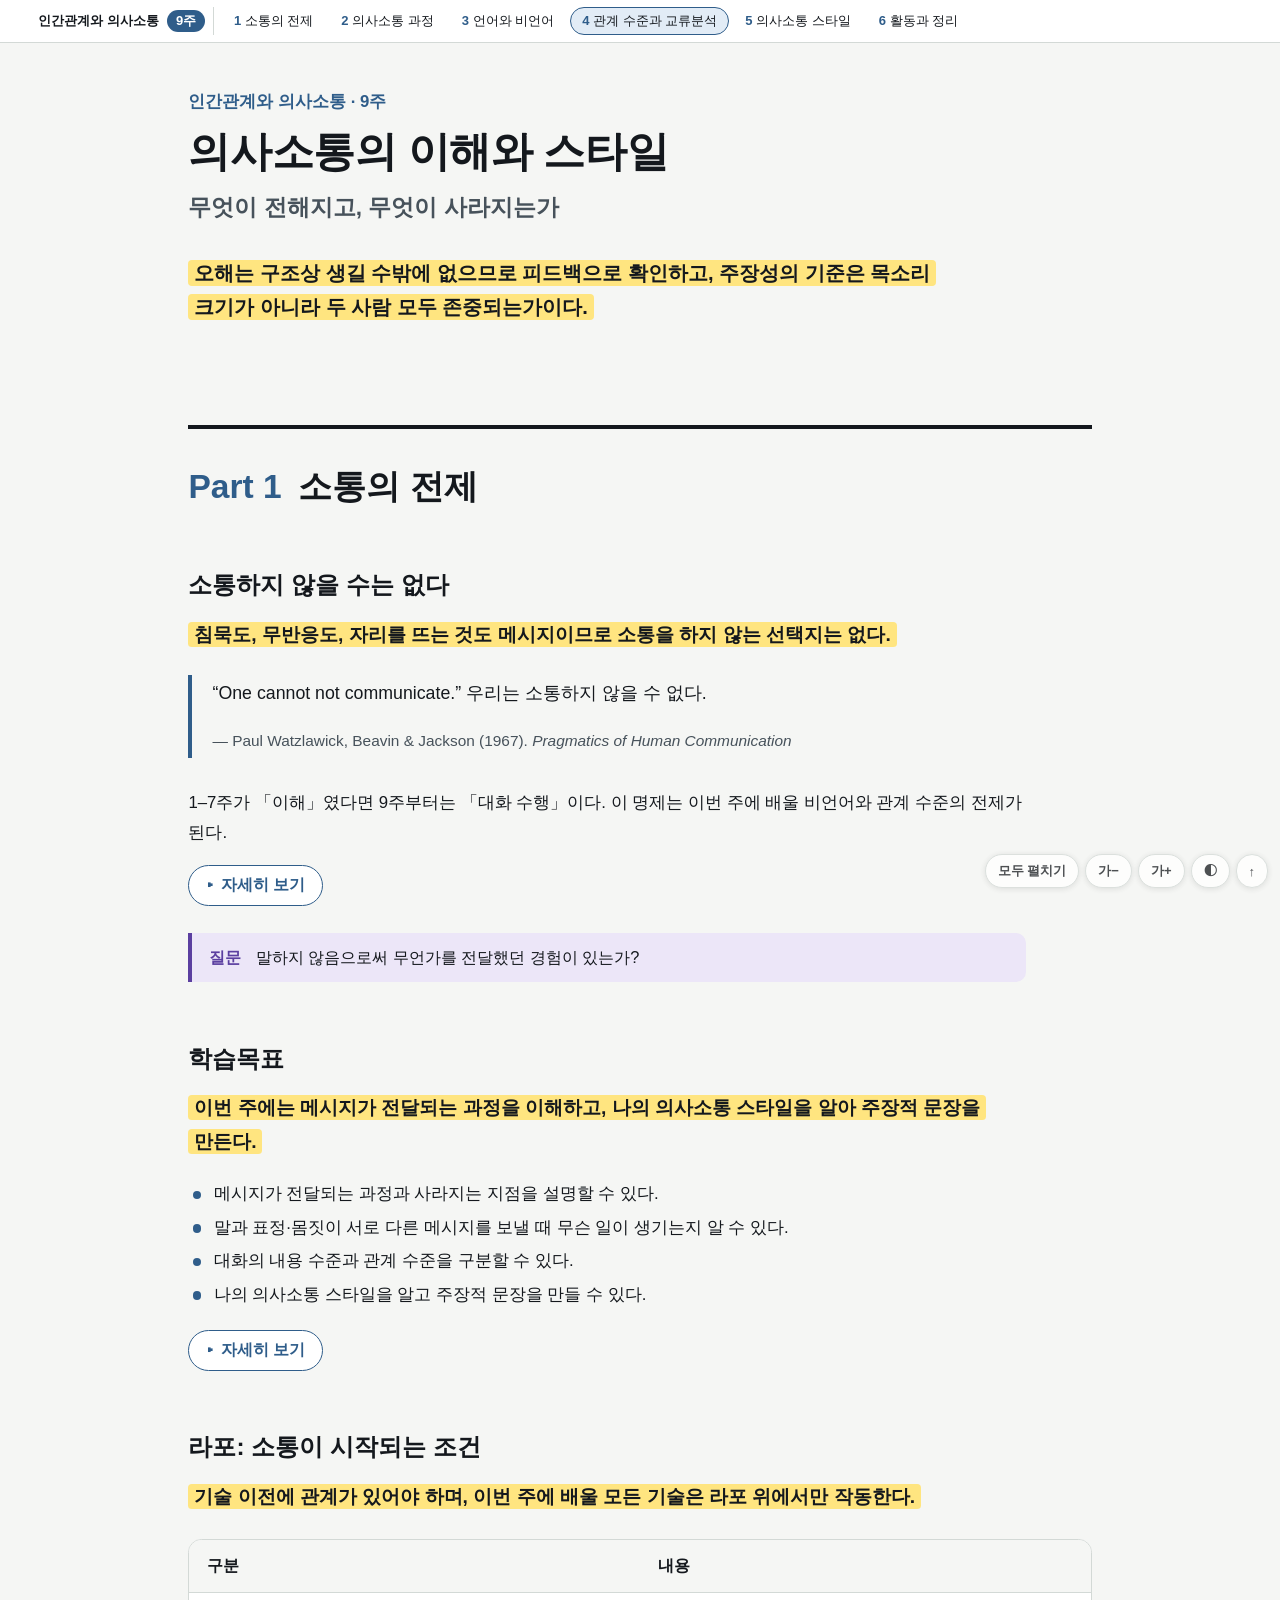
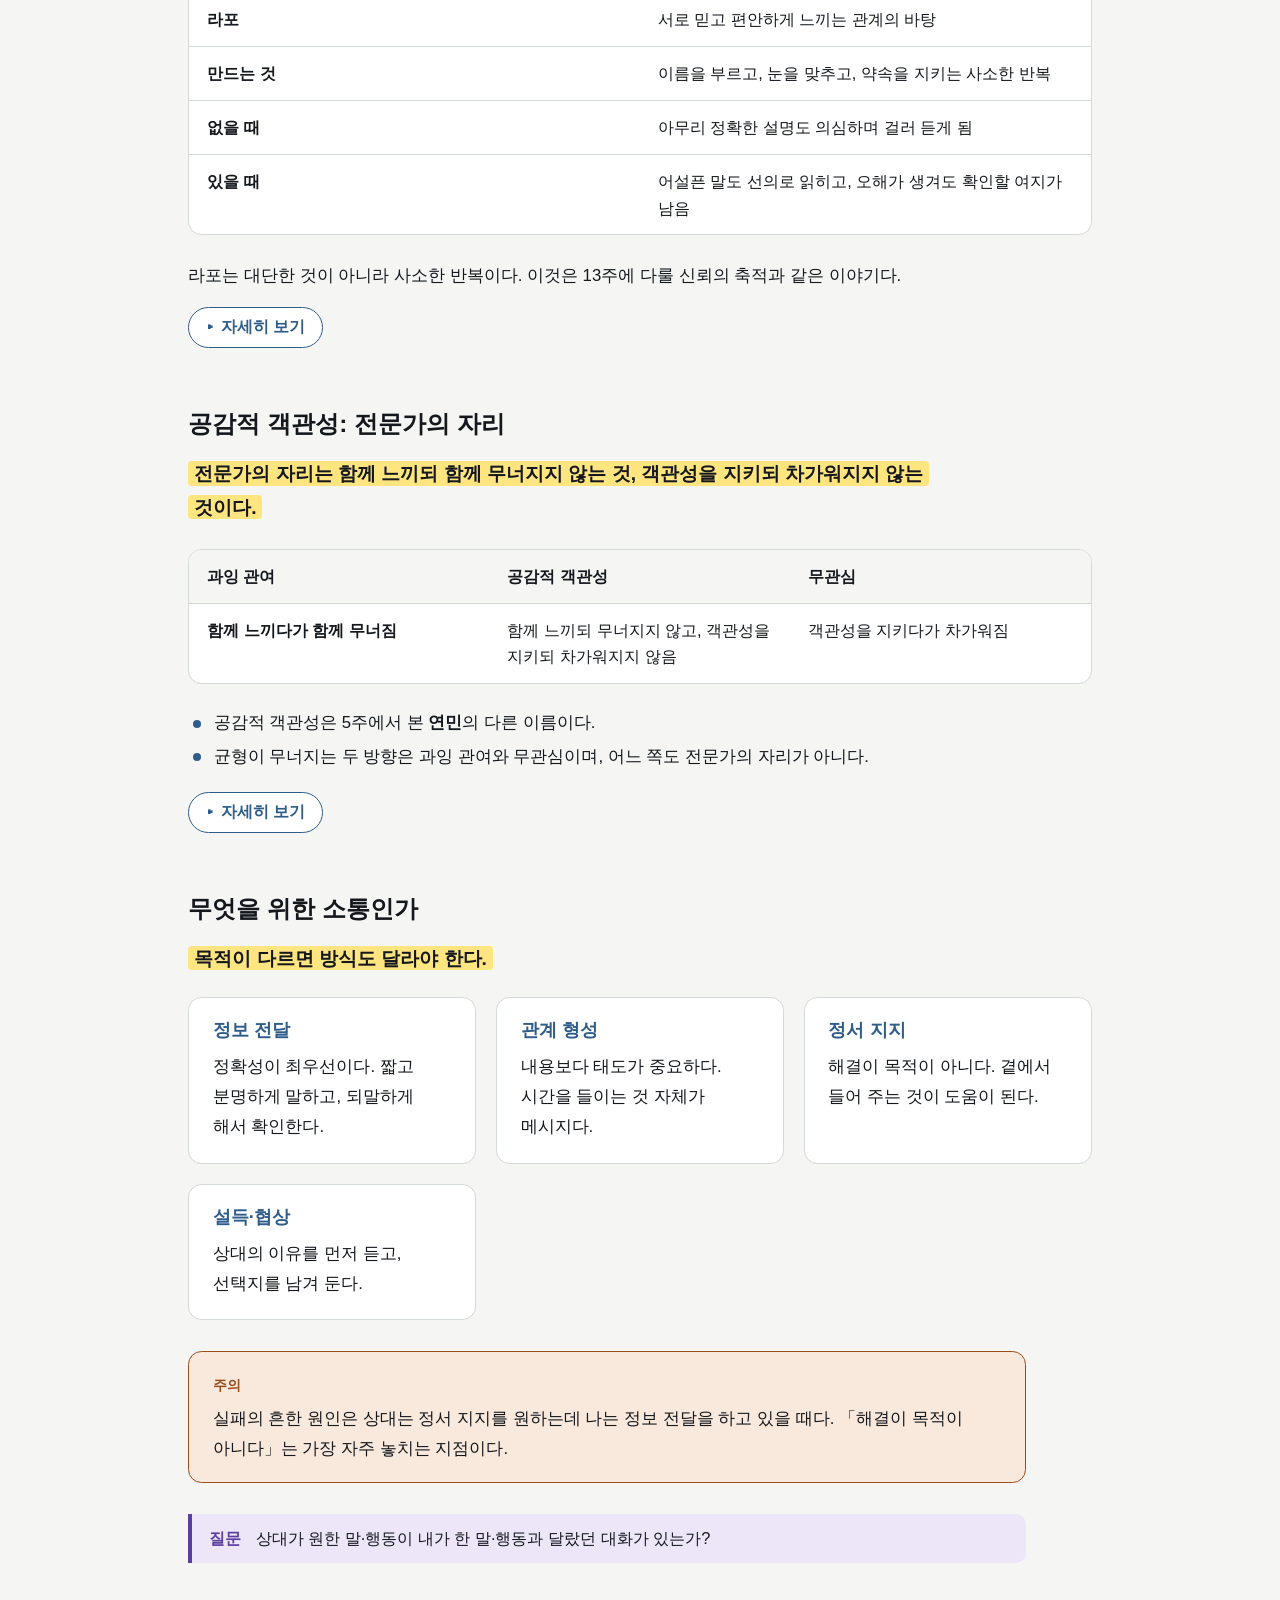
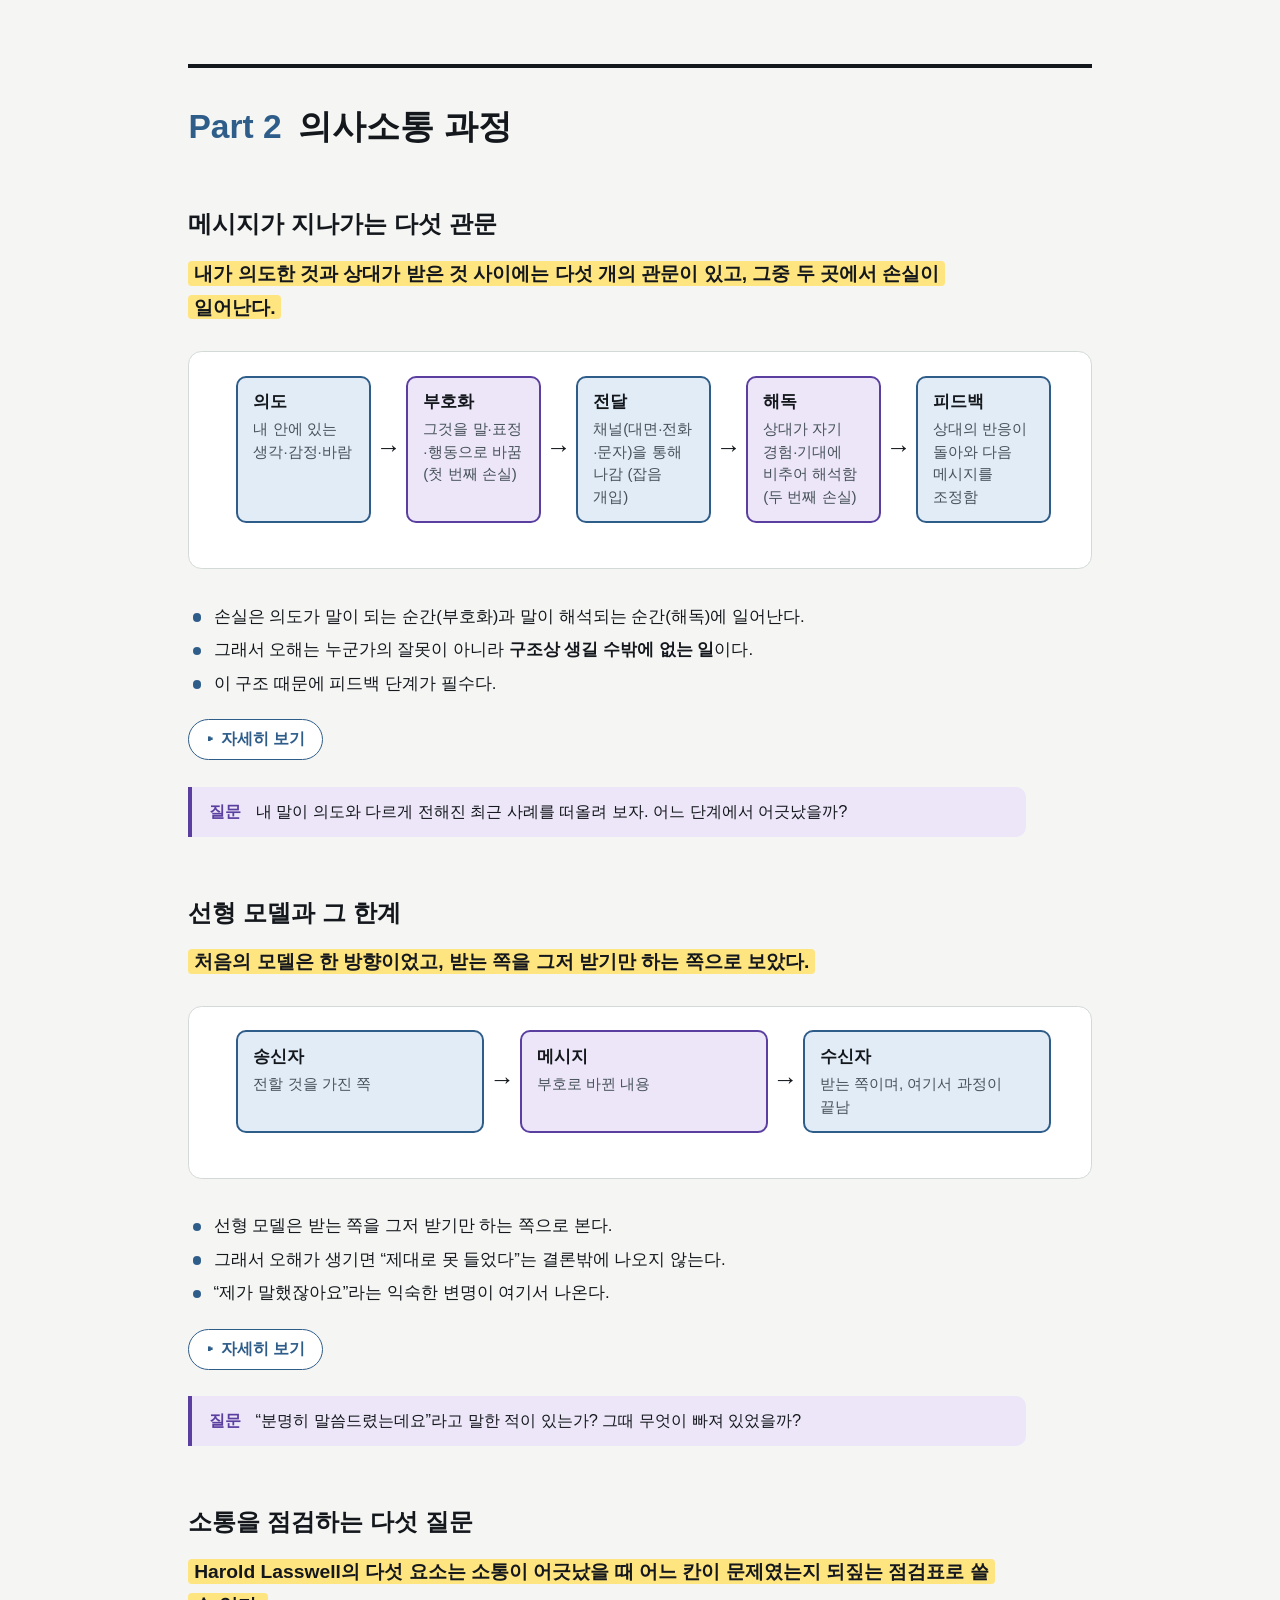
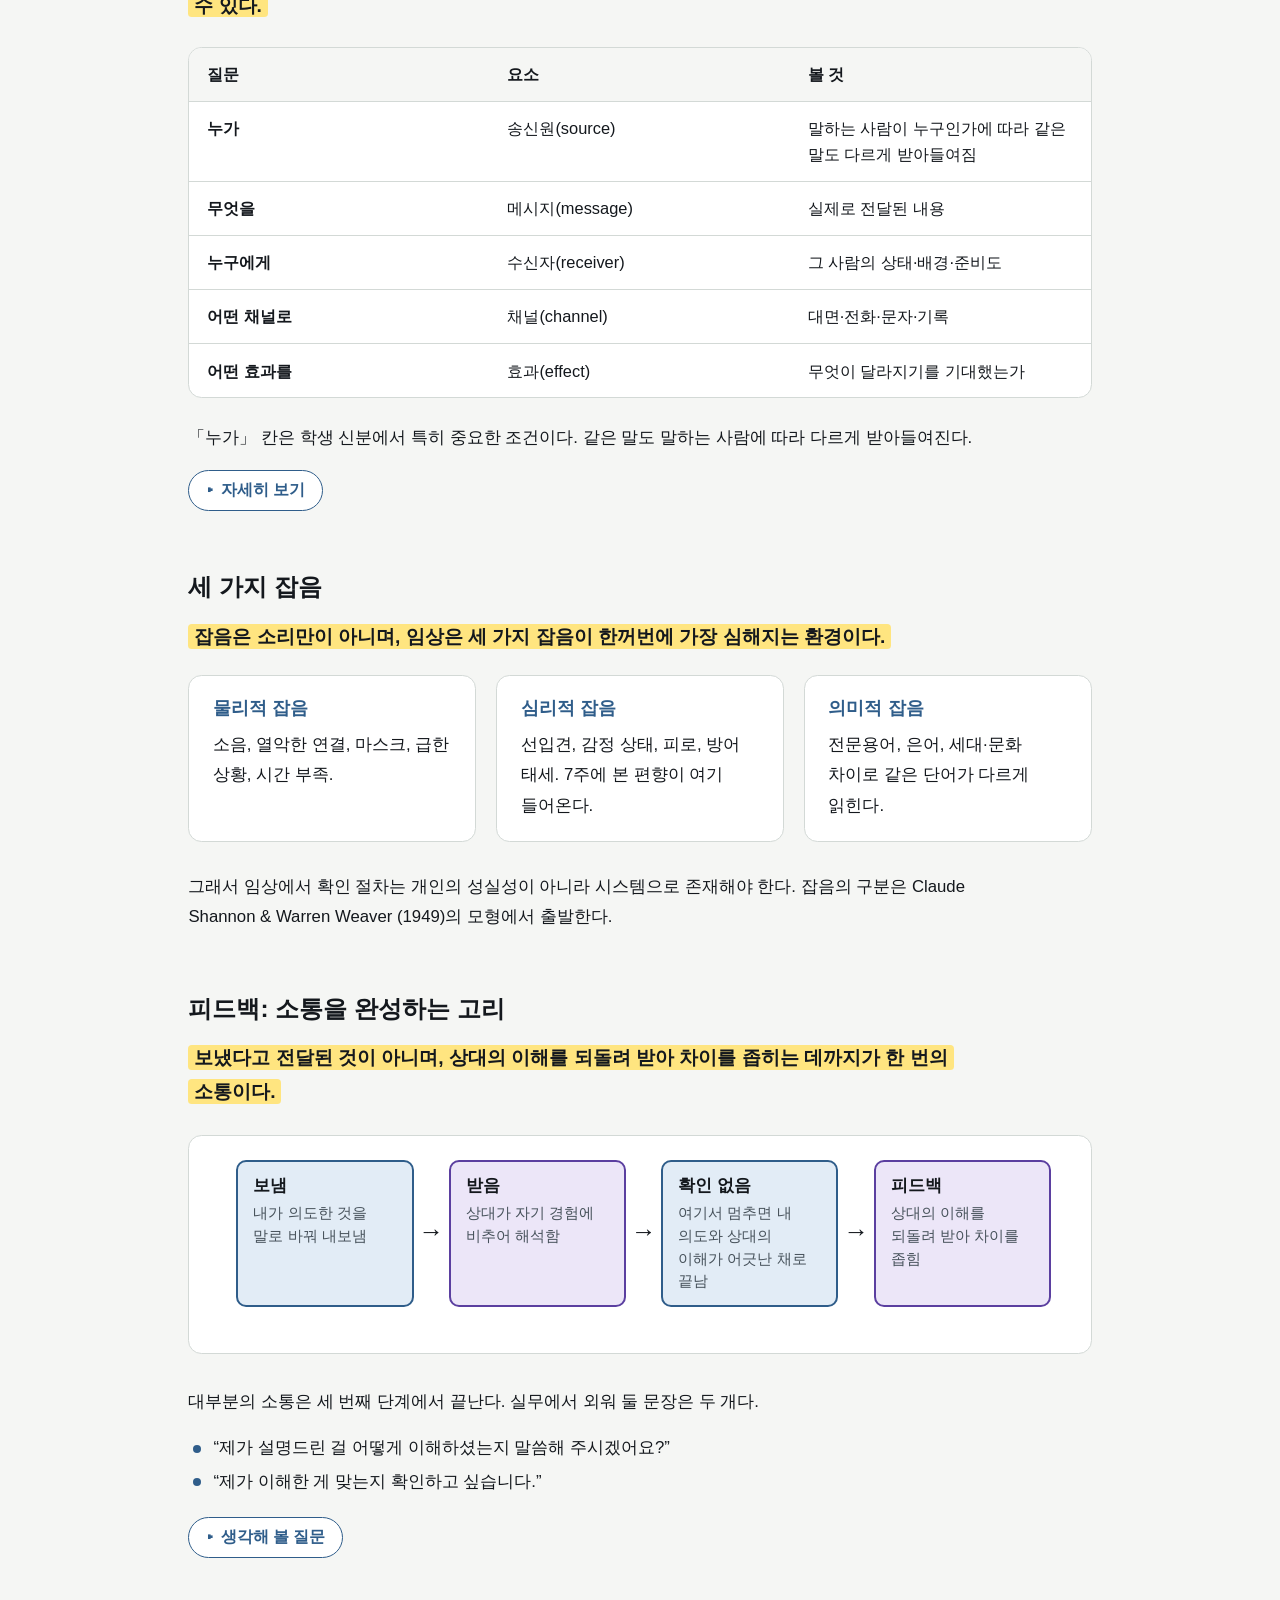
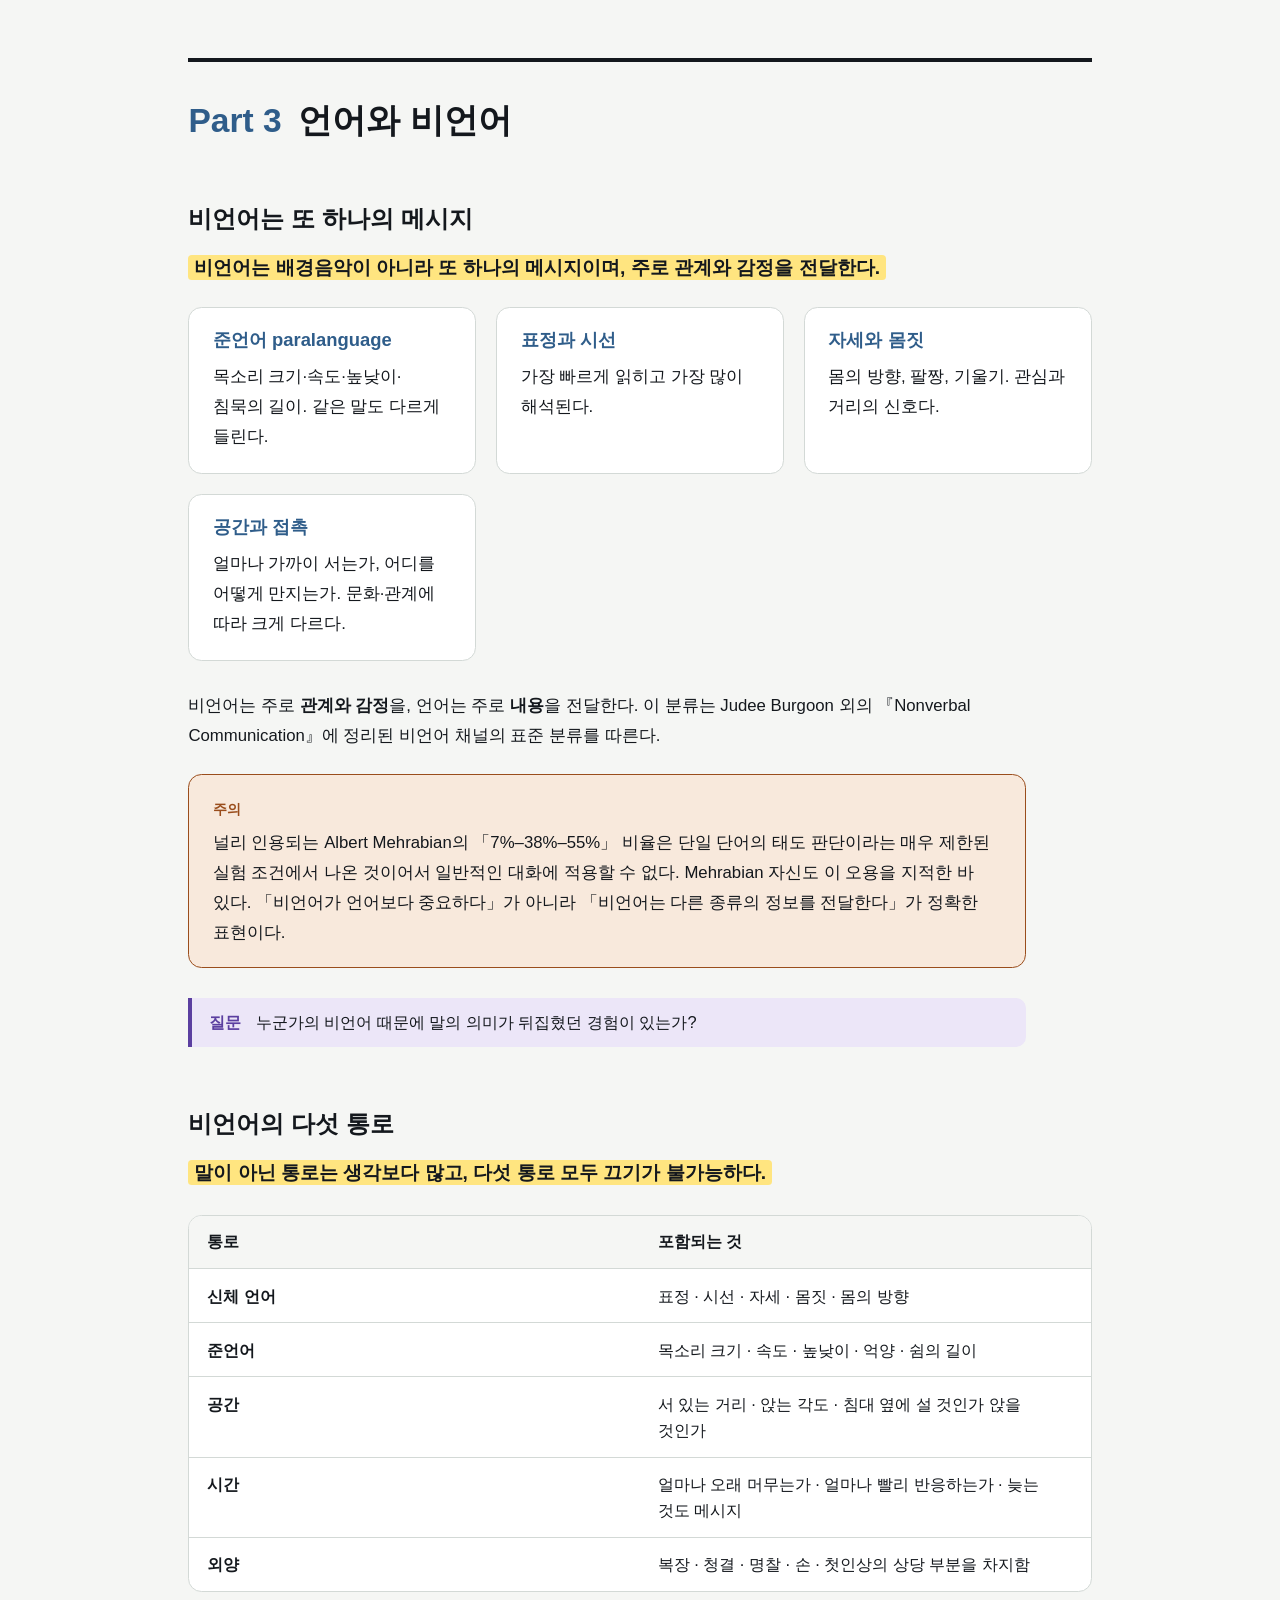
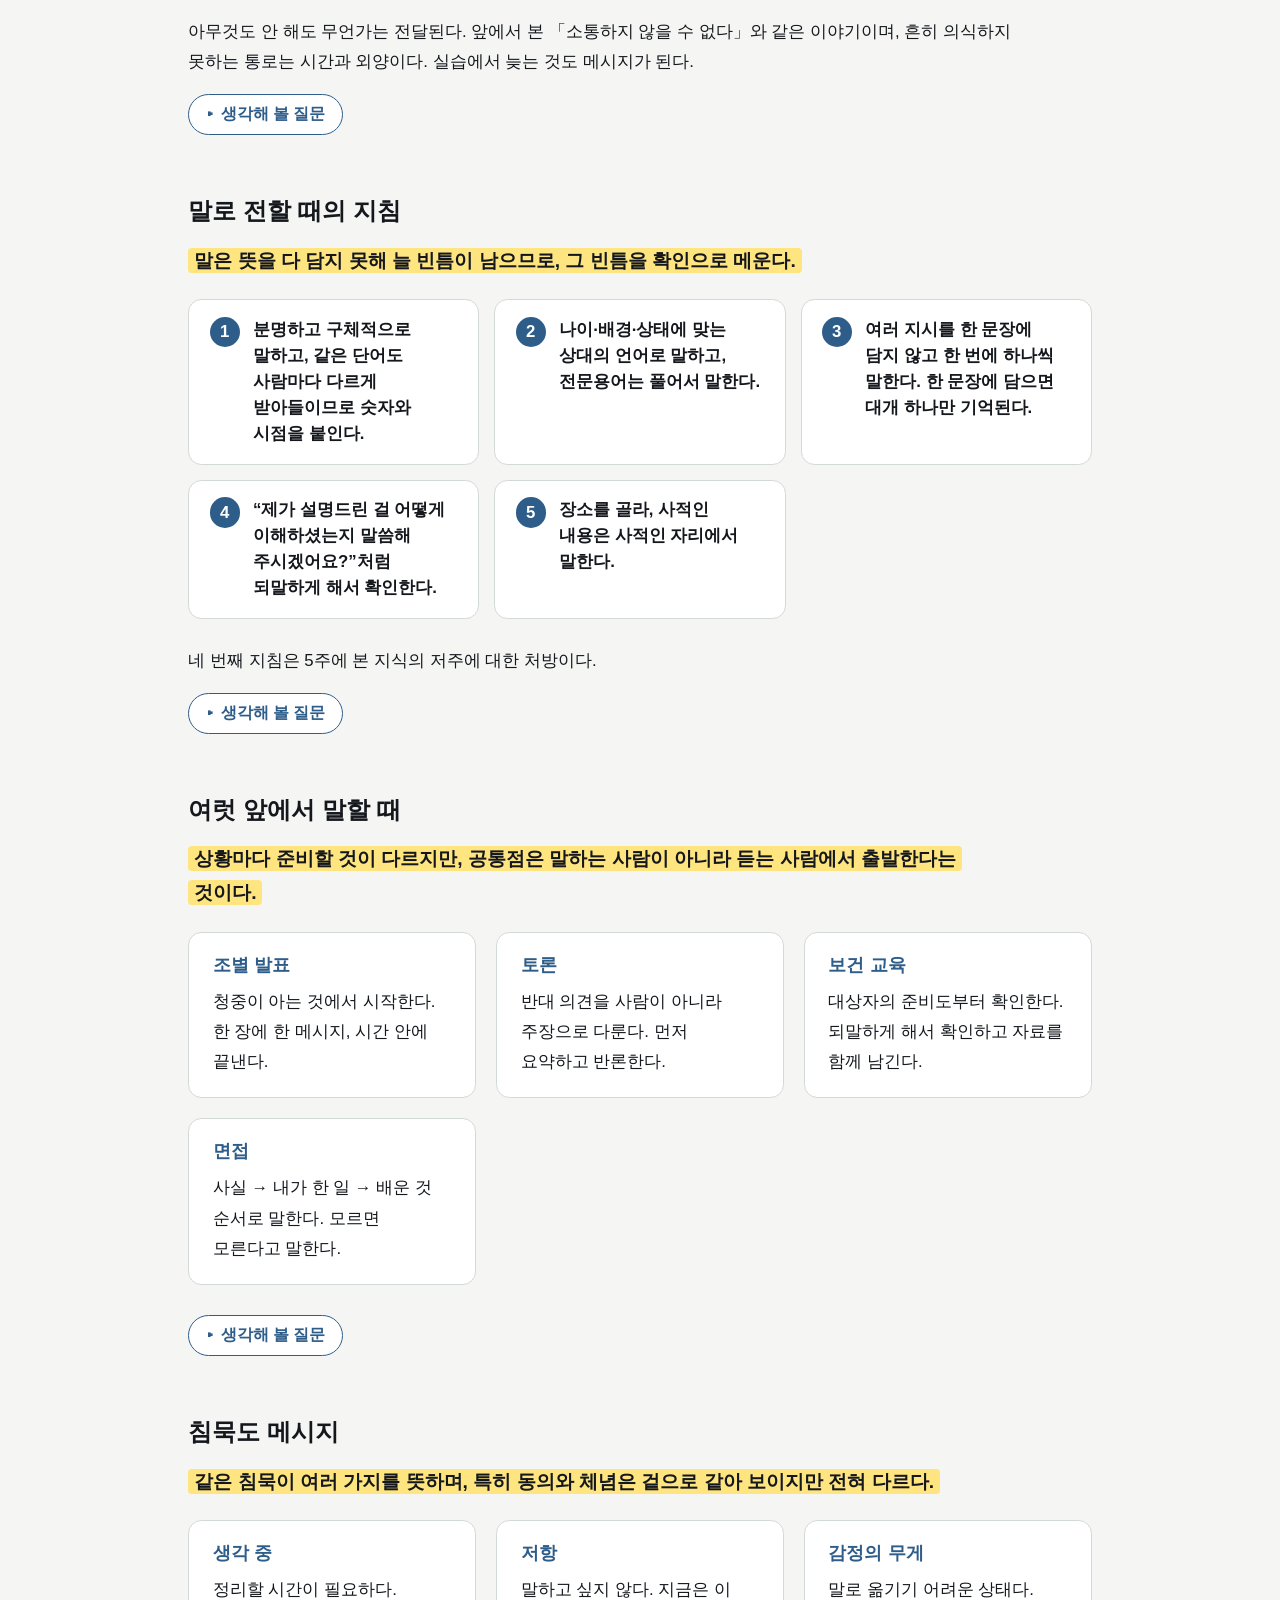
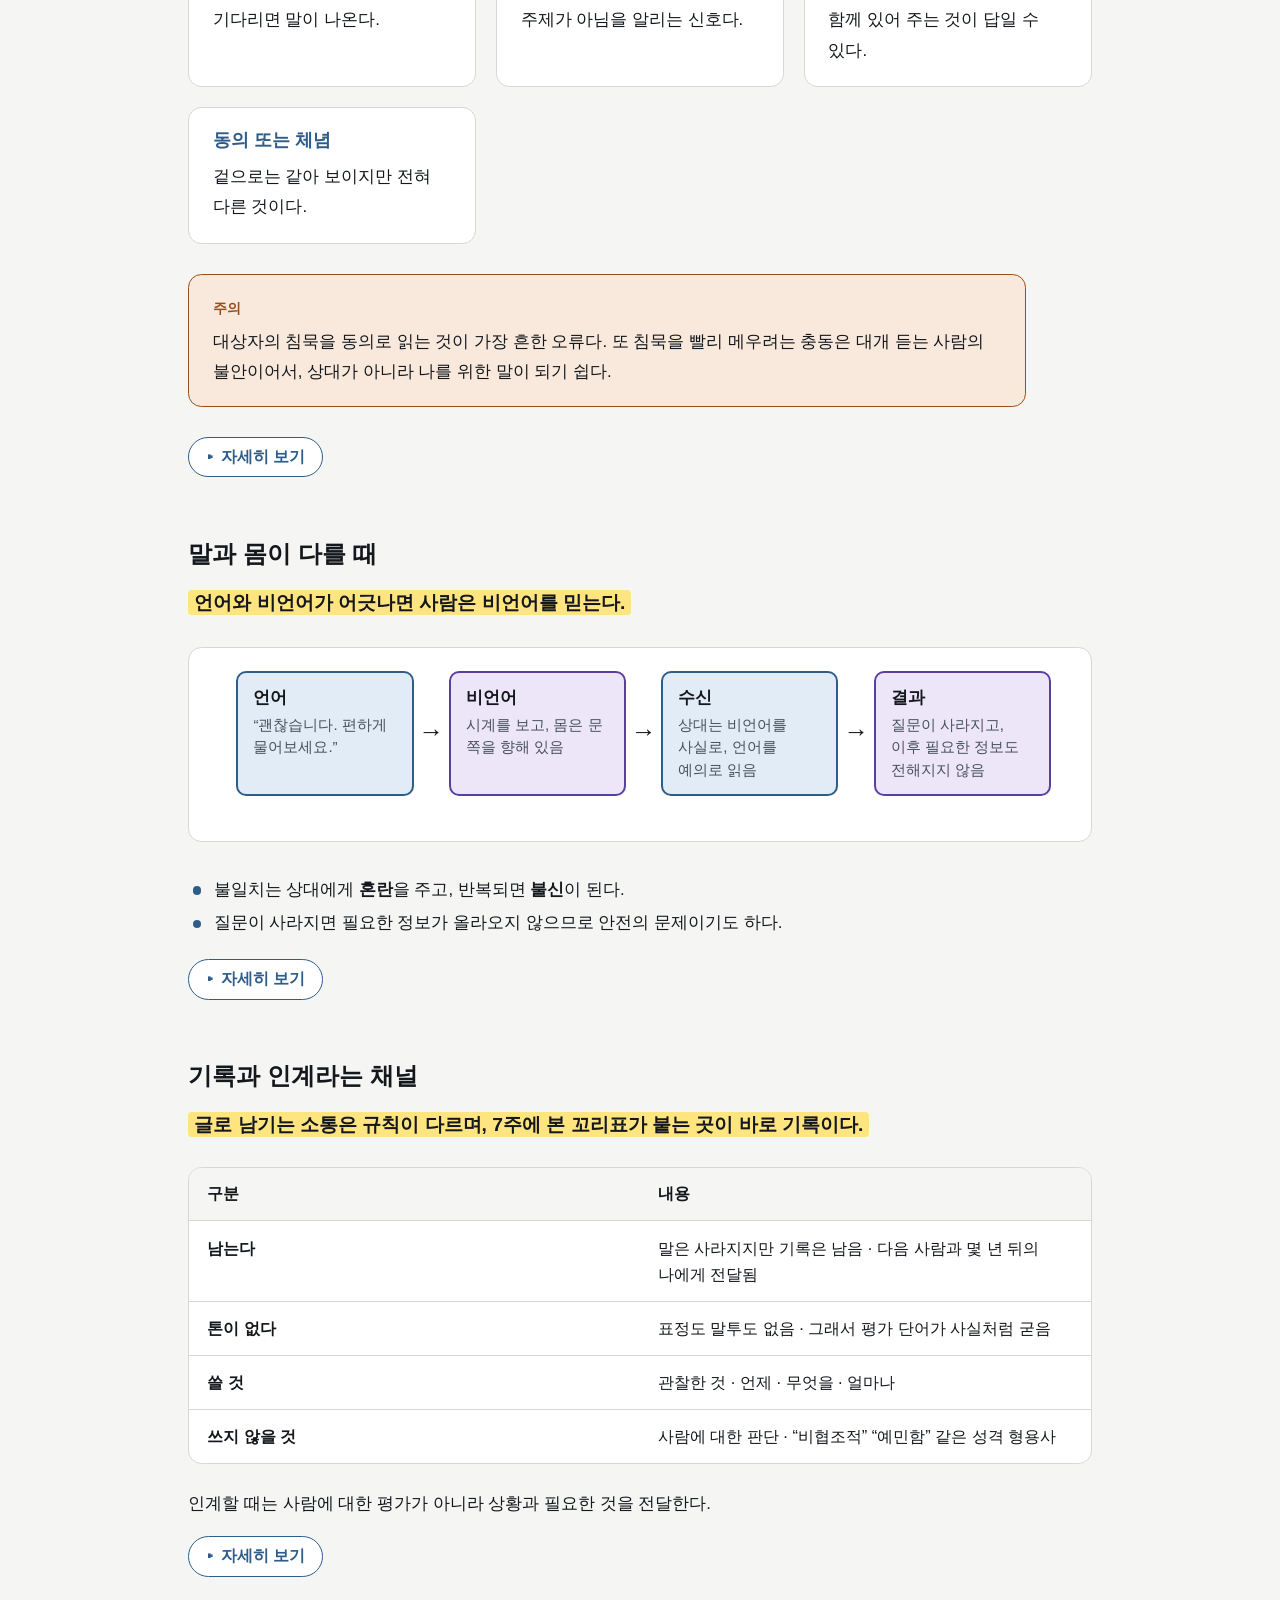
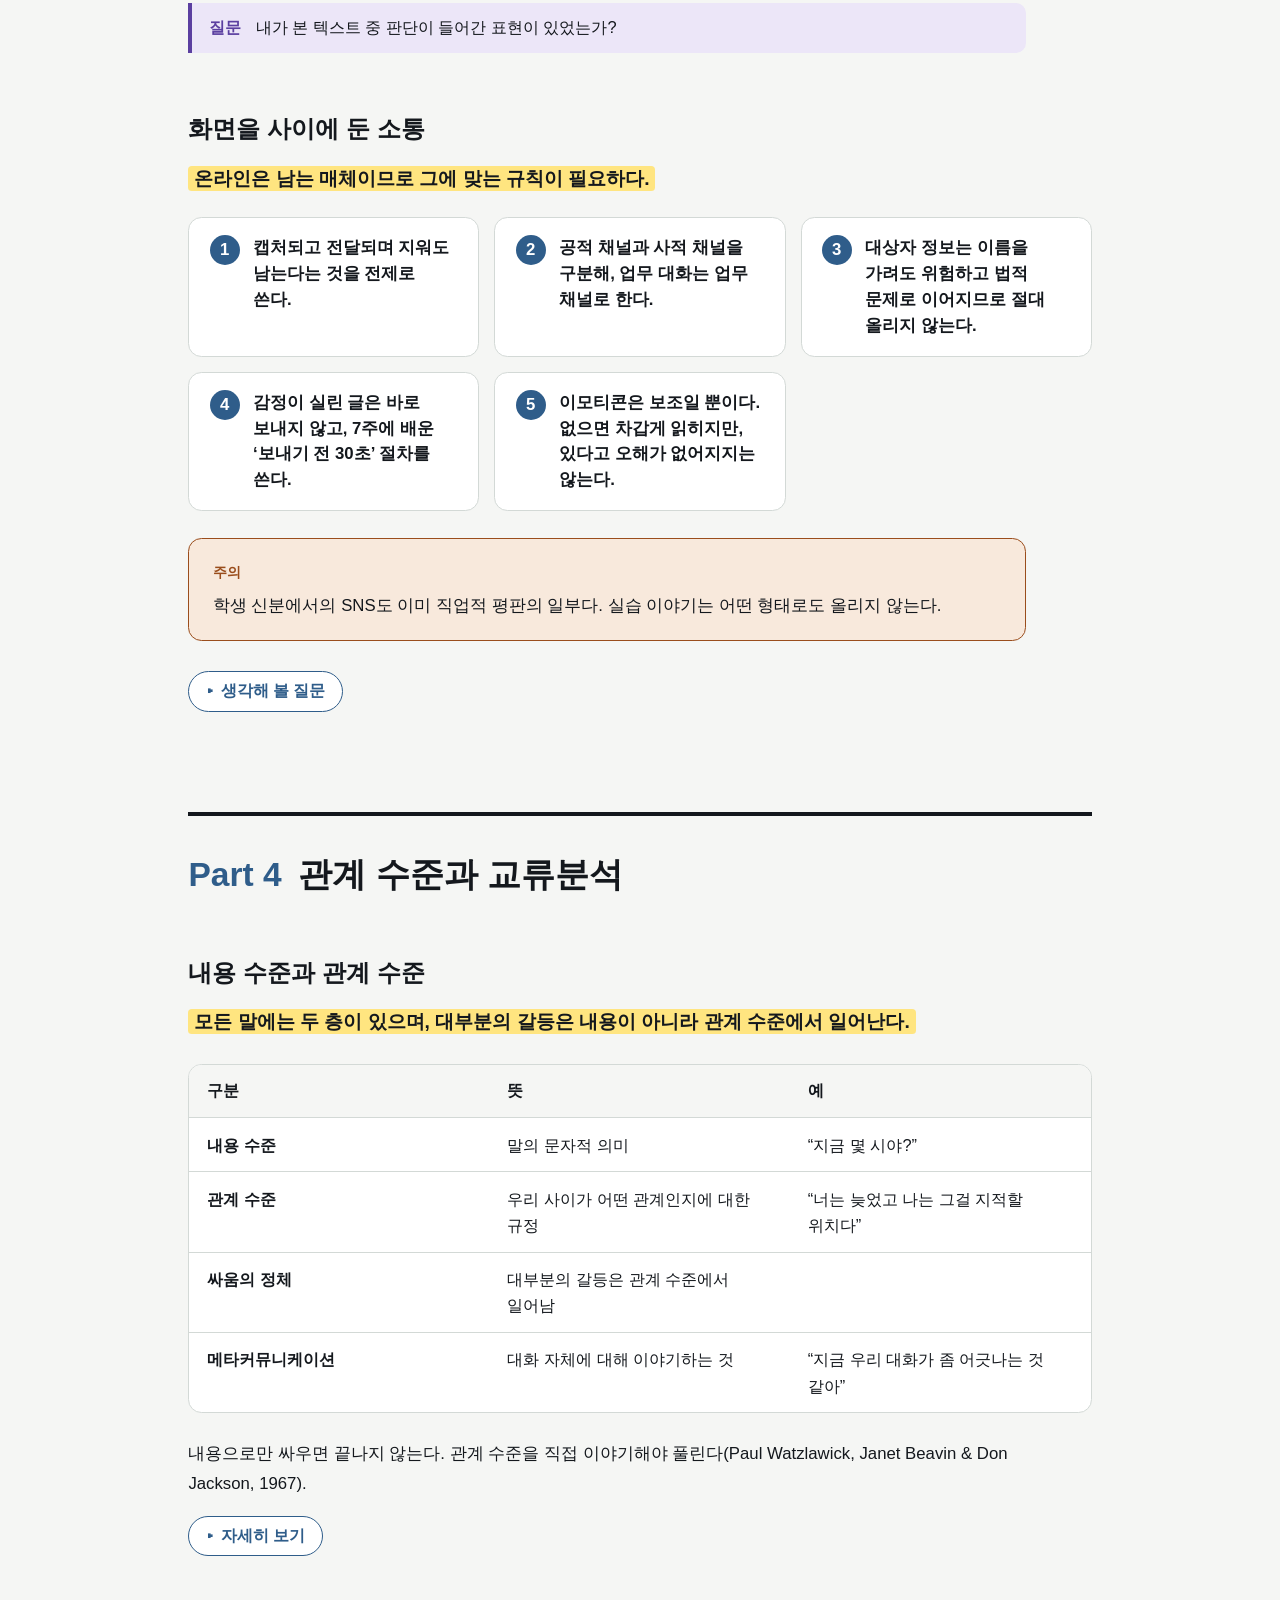
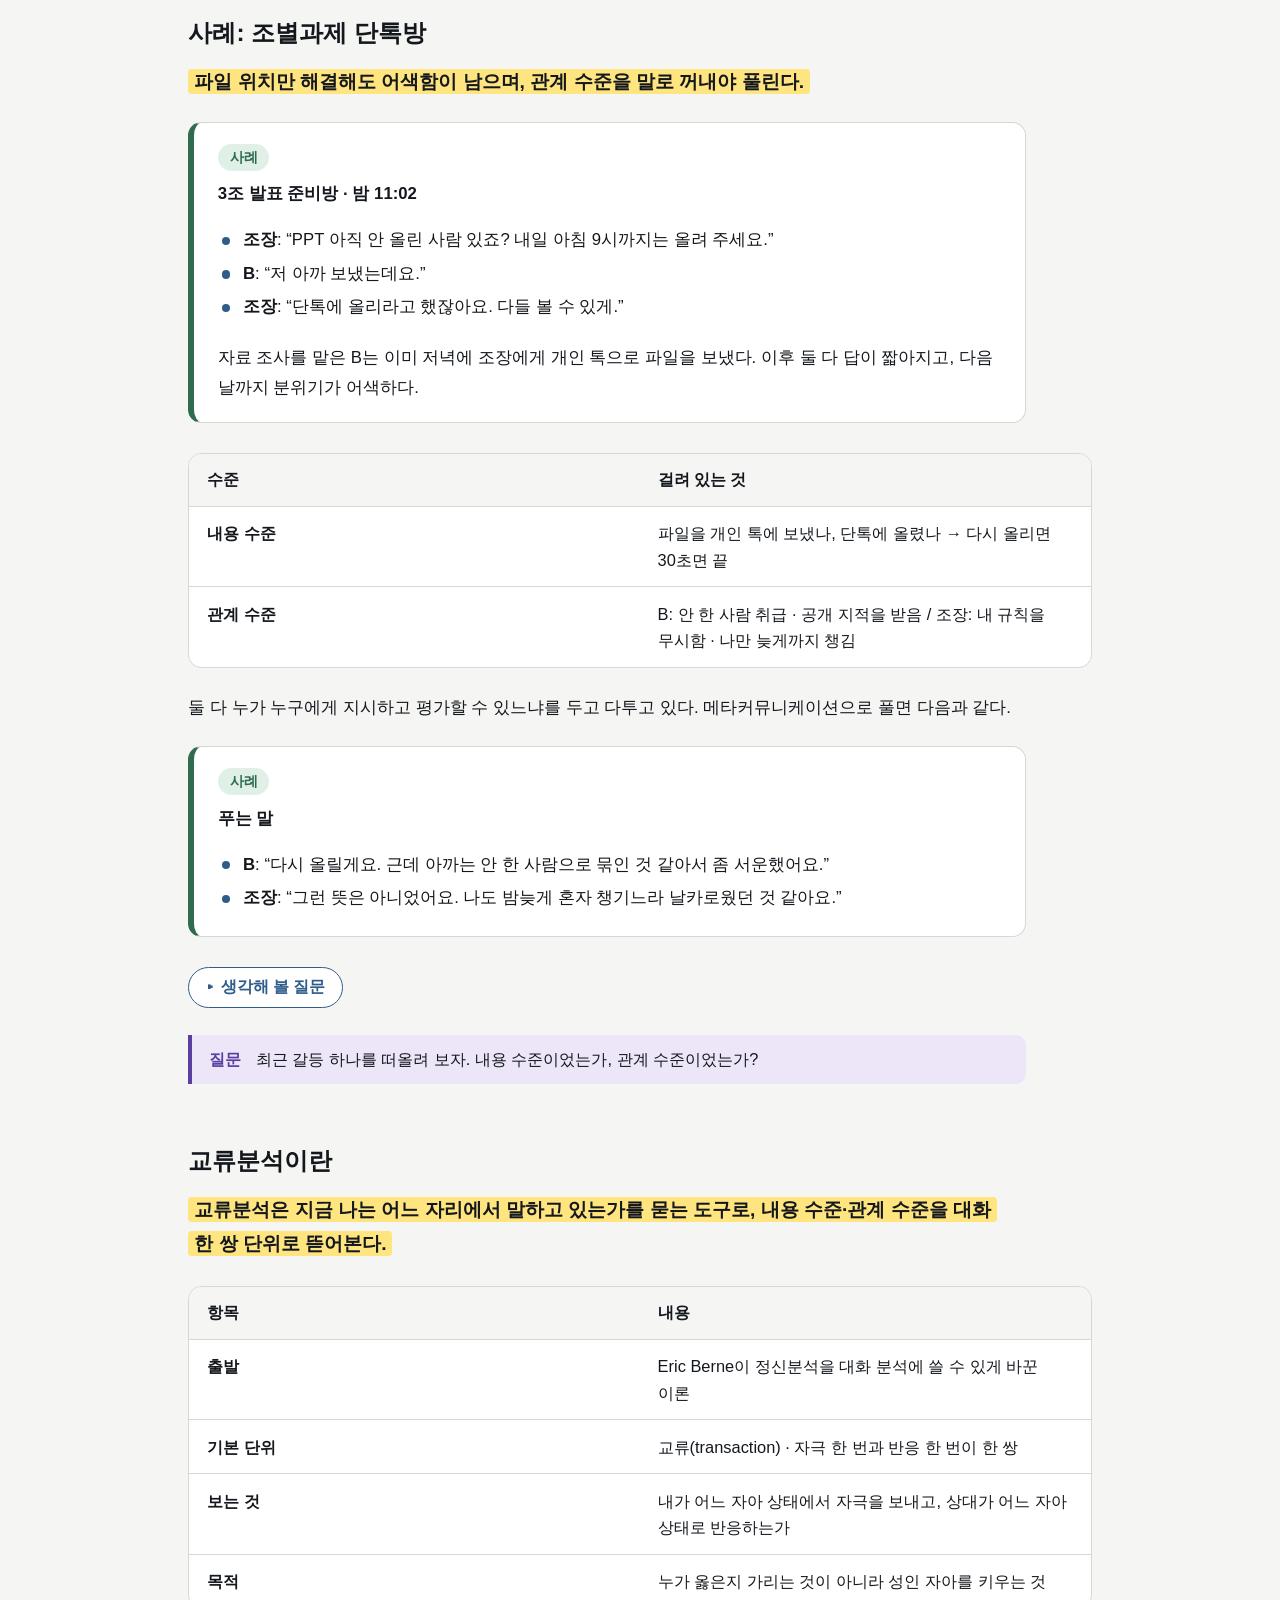
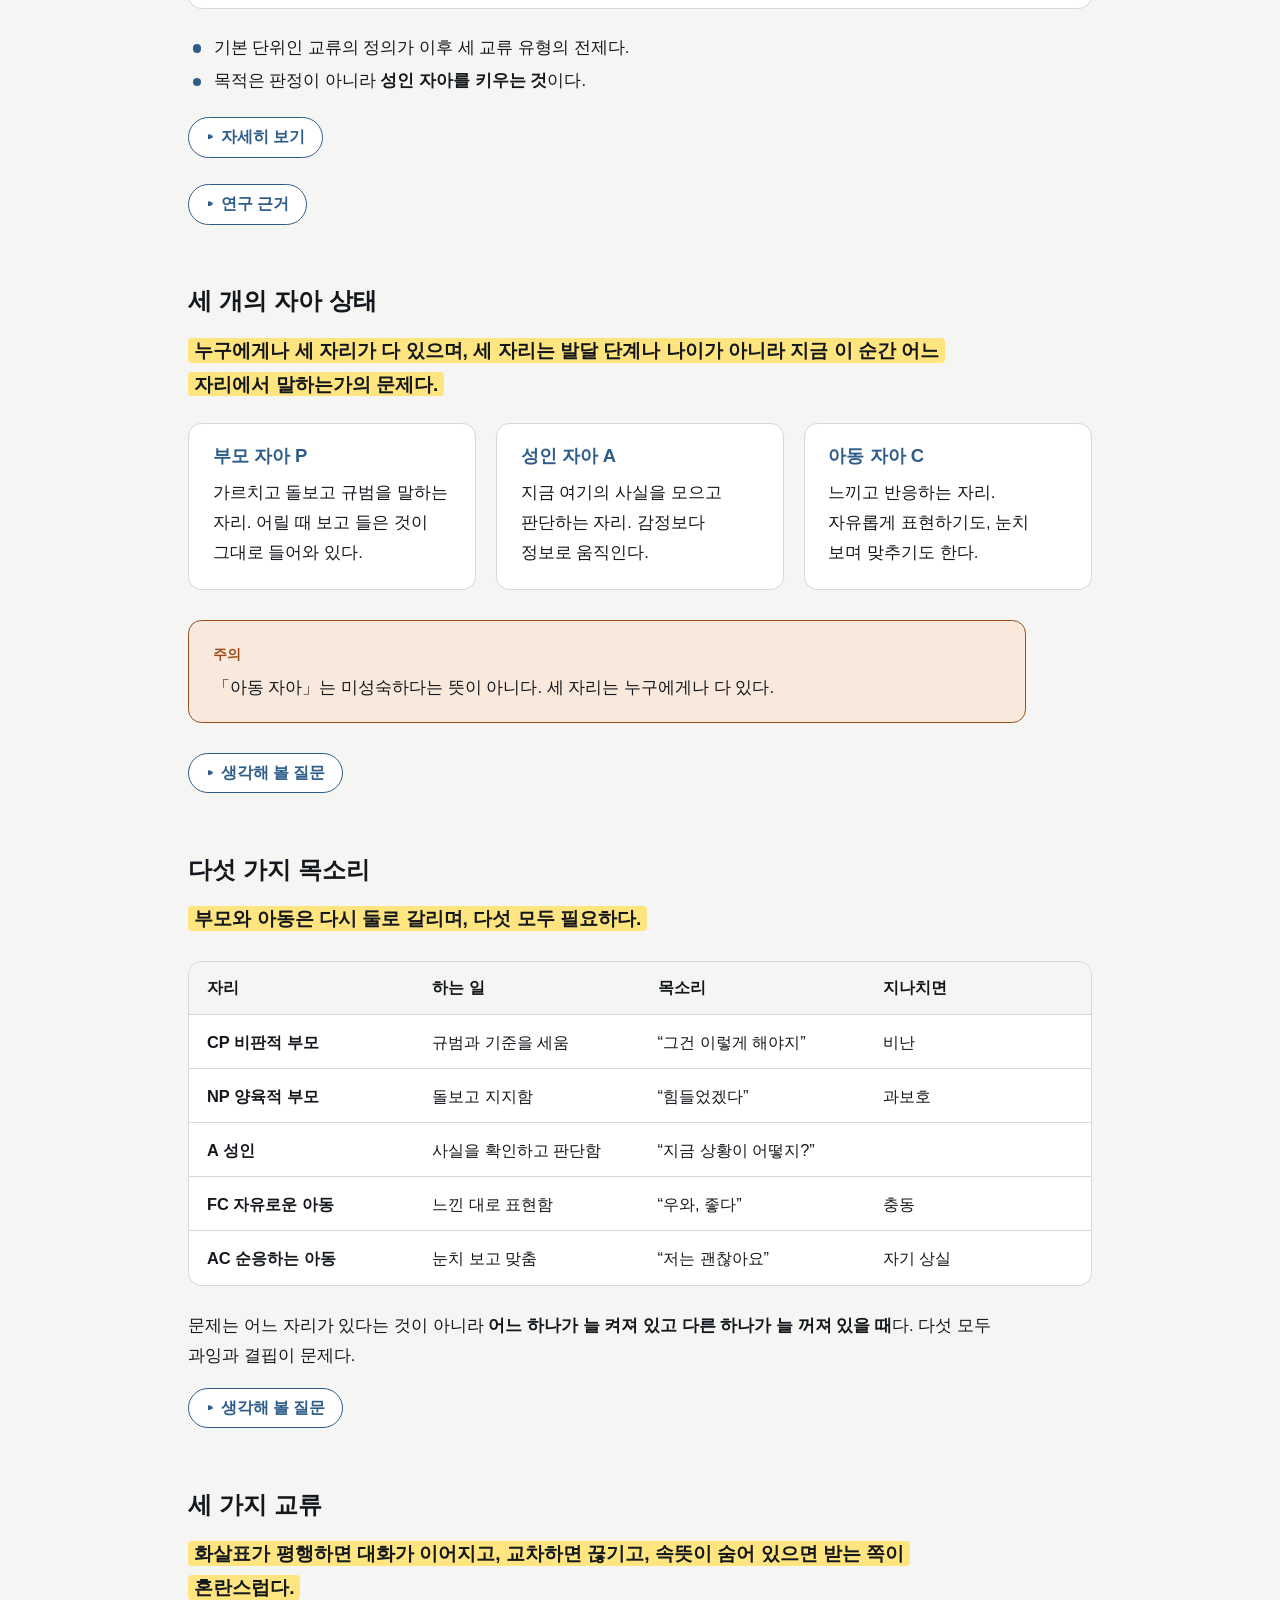
<file: docs/week09.html>
<!doctype html>
<html lang="ko">
<head>
<meta charset="utf-8">
<meta name="viewport" content="width=device-width, initial-scale=1, viewport-fit=cover">
<title>9주 의사소통의 이해와 스타일 · 인간관계와 의사소통</title>
<link rel="stylesheet" href="assets/style.css?v=20261128173144">
<script>
(function (r) {
  try {
    var s = window.localStorage, t = s.getItem("hrc-theme"), z = parseFloat(s.getItem("hrc-zoom"));
    if (t === "light" || t === "dark") r.setAttribute("data-theme", t);
    if (z >= 0.8 && z <= 1.6) r.style.setProperty("--zoom", String(z));
  } catch (e) {}
})(document.documentElement);
</script>
</head>
<body>
<nav class="bar" aria-label="이 장의 차례">
  <div class="bar-in">
    <a class="brand" href="index.html">인간관계와 의사소통</a>
    <span class="wk">9주</span>
    <div class="tabs"><ul>
<li><a href="#소통의-전제" id="toc-소통의-전제">소통의 전제</a></li>
<li><a href="#의사소통-과정" id="toc-의사소통-과정">의사소통
과정</a></li>
<li><a href="#언어와-비언어" id="toc-언어와-비언어">언어와
비언어</a></li>
<li><a href="#관계-수준과-교류분석" id="toc-관계-수준과-교류분석">관계
수준과 교류분석</a></li>
<li><a href="#의사소통-스타일" id="toc-의사소통-스타일">의사소통
스타일</a></li>
<li><a href="#활동과-정리" id="toc-활동과-정리">활동과 정리</a></li>
</ul></div>
  </div>
</nav>

<main class="wrap">
<header class="head" id="top">
  <p class="eyebrow">인간관계와 의사소통 · 9주</p>
  <h1>의사소통의 이해와 스타일</h1>
  <p class="sub">무엇이 전해지고, 무엇이 사라지는가</p>
  <p class="key"><mark>오해는 구조상 생길 수밖에 없으므로 피드백으로
확인하고, 주장성의 기준은 목소리 크기가 아니라 두 사람 모두
존중되는가이다.</mark></p>
</header>

<section id="소통의-전제" class="level2">
<h2>소통의 전제</h2>
<section id="소통하지-않을-수는-없다" class="level3">
<h3>소통하지 않을 수는 없다</h3>
<div class="lead">
<p>침묵도, 무반응도, 자리를 뜨는 것도 메시지이므로 소통을 하지 않는
선택지는 없다.</p>
</div>
<div class="quote">
<p>“One cannot not communicate.” 우리는 소통하지 않을 수 없다.</p>
<p>— Paul Watzlawick, Beavin &amp; Jackson (1967). <em>Pragmatics of
Human Communication</em></p>
</div>
<p>1–7주가 「이해」였다면 9주부터는 「대화 수행」이다. 이 명제는 이번
주에 배울 비언어와 관계 수준의 전제가 된다.</p>
<details class="more"><summary>자세히 보기</summary><div class="more-body">
<p>「One cannot not communicate」는 Paul Watzlawick, Janet Beavin &amp;
Don Jackson (1967)이 『Pragmatics of Human Communication』에서 제시한
소통의 제1공리다. 논지는 상호작용 상황에서 모든 행동이 메시지 가치를
갖는다는 것이다. 침묵, 무응답, 회피도 수신자에 의해 해석된다.</p>
<p>이 공리는 소통 실패의 책임을 「말하지 않은 것」에도 두게 만들며,
뒤에서 다룰 관계 수준의 논의로 이어진다.</p>
</div></details>
<div class="question">
<p>말하지 않음으로써 무언가를 전달했던 경험이 있는가?</p>
</div>
</section>
<section id="학습목표" class="level3">
<h3>학습목표</h3>
<div class="lead">
<p>이번 주에는 메시지가 전달되는 과정을 이해하고, 나의 의사소통 스타일을
알아 주장적 문장을 만든다.</p>
</div>
<ul>
<li>메시지가 전달되는 과정과 사라지는 지점을 설명할 수 있다.</li>
<li>말과 표정·몸짓이 서로 다른 메시지를 보낼 때 무슨 일이 생기는지 알 수
있다.</li>
<li>대화의 내용 수준과 관계 수준을 구분할 수 있다.</li>
<li>나의 의사소통 스타일을 알고 주장적 문장을 만들 수 있다.</li>
</ul>
<details class="more"><summary>자세히 보기</summary><div class="more-body">
<p>학습목표를 더 자세히 쓰면 다음과 같다. 의사소통 과정 모형의 구성
요소와 잡음의 종류를 설명할 수 있다. 언어·비언어 메시지가 불일치할 때
벌어지는 일을 설명하고 사례에서 식별할 수 있다. 메시지의 내용 수준과
관계 수준을 구분하고 메타커뮤니케이션을 시도할 수 있다. 네 가지 의사소통
스타일을 구분하고, 같은 상황을 주장적 문장으로 다시 쓸 수 있다.</p>
<p>핵심 개념어는 의사소통 과정 모형, 부호화/해독, 잡음(noise), 피드백,
준언어(paralanguage), 근접학(proxemics), 언어–비언어 불일치, 내용
수준/관계 수준, 메타커뮤니케이션, Virginia Satir의 대처 자세,
소극적/공격적/수동공격적/주장적 스타일, 주장성(assertiveness)이다.</p>
<p>연계 도서로 이승연(2026)의 『손절사회』(어크로스)가 있다. 1장
「인간관계 전문가의 시대」가 소통 기술이 상품이 된 흐름을 비판적으로
본다.</p>
</div></details>
</section>
<section id="라포-소통이-시작되는-조건" class="level3">
<h3>라포: 소통이 시작되는 조건</h3>
<div class="lead">
<p>기술 이전에 관계가 있어야 하며, 이번 주에 배울 모든 기술은 라포
위에서만 작동한다.</p>
</div>
<div class="tbl">
<table>
<colgroup>
<col style="width: 50%" />
<col style="width: 50%" />
</colgroup>
<thead>
<tr>
<th>구분</th>
<th>내용</th>
</tr>
</thead>
<tbody>
<tr>
<td><strong>라포</strong></td>
<td>서로 믿고 편안하게 느끼는 관계의 바탕</td>
</tr>
<tr>
<td><strong>만드는 것</strong></td>
<td>이름을 부르고, 눈을 맞추고, 약속을 지키는 사소한 반복</td>
</tr>
<tr>
<td><strong>없을 때</strong></td>
<td>아무리 정확한 설명도 의심하며 걸러 듣게 됨</td>
</tr>
<tr>
<td><strong>있을 때</strong></td>
<td>어설픈 말도 선의로 읽히고, 오해가 생겨도 확인할 여지가 남음</td>
</tr>
</tbody>
</table>
</div>
<p>라포는 대단한 것이 아니라 사소한 반복이다. 이것은 13주에 다룰 신뢰의
축적과 같은 이야기다.</p>
<details class="more"><summary>자세히 보기</summary><div class="more-body">
<p>라포(rapport)는 상호작용의 질을 구성하는 요소로, Linda Tickle-Degnen
&amp; Robert Rosenthal (1990)은 상호 주의집중, 긍정성,
협응(coordination)의 세 요소로 정의했다. 치료적 동맹(therapeutic
alliance) 연구는 관계의 질이 개입 기법의 종류보다 성과를 더 일관되게
예측한다고 보고한다.</p>
<p>따라서 소통 기술을 관계와 분리해 가르치면 기법의 기계적 적용으로 흐를
위험이 있다. 6주에 본 가장 양식(pretend mode)의 위험과 같다.</p>
<ul>
<li>나에게 라포가 느껴지는 사람은 무엇 때문에 그런가?</li>
</ul>
</div></details>
</section>
<section id="공감적-객관성-전문가의-자리" class="level3">
<h3>공감적 객관성: 전문가의 자리</h3>
<div class="lead">
<p>전문가의 자리는 함께 느끼되 함께 무너지지 않는 것, 객관성을 지키되
차가워지지 않는 것이다.</p>
</div>
<div class="tbl">
<table>
<colgroup>
<col style="width: 33%" />
<col style="width: 33%" />
<col style="width: 33%" />
</colgroup>
<thead>
<tr>
<th>과잉 관여</th>
<th>공감적 객관성</th>
<th>무관심</th>
</tr>
</thead>
<tbody>
<tr>
<td>함께 느끼다가 함께 무너짐</td>
<td>함께 느끼되 무너지지 않고, 객관성을 지키되 차가워지지 않음</td>
<td>객관성을 지키다가 차가워짐</td>
</tr>
</tbody>
</table>
</div>
<ul>
<li>공감적 객관성은 5주에서 본 <strong>연민</strong>의 다른
이름이다.</li>
<li>균형이 무너지는 두 방향은 과잉 관여와 무관심이며, 어느 쪽도 전문가의
자리가 아니다.</li>
</ul>
<details class="more"><summary>자세히 보기</summary><div class="more-body">
<p>공감적 객관성은 정서적 관여와 전문적 판단을 동시에 유지하는 상태로,
5주에서 다룬 연민(compassion)의 실무적 정식화에 해당한다. 두 극단은 각각
정서적 융합(과잉 관여)과 이인화(무관심)이며, 후자는 Christina Maslach의
소진 3차원 중 이인화(depersonalization)와 대응한다. 자기–타인 구분을
유지하는 것이 이 균형의 인지적 조건이다(5주 정서 전염 논의).</p>
</div></details>
</section>
<section id="무엇을-위한-소통인가" class="level3">
<h3>무엇을 위한 소통인가</h3>
<div class="lead">
<p>목적이 다르면 방식도 달라야 한다.</p>
</div>
<div class="cards">
<section id="정보-전달" class="level4 card">
<h4>정보 전달</h4>
<p>정확성이 최우선이다. 짧고 분명하게 말하고, 되말하게 해서
확인한다.</p>
</section>
<section id="관계-형성" class="level4 card">
<h4>관계 형성</h4>
<p>내용보다 태도가 중요하다. 시간을 들이는 것 자체가 메시지다.</p>
</section>
<section id="정서-지지" class="level4 card">
<h4>정서 지지</h4>
<p>해결이 목적이 아니다. 곁에서 들어 주는 것이 도움이 된다.</p>
</section>
<section id="설득협상" class="level4 card">
<h4>설득·협상</h4>
<p>상대의 이유를 먼저 듣고, 선택지를 남겨 둔다.</p>
</section>
</div>
<div class="note">
<p>실패의 흔한 원인은 상대는 정서 지지를 원하는데 나는 정보 전달을 하고
있을 때다. 「해결이 목적이 아니다」는 가장 자주 놓치는 지점이다.</p>
</div>
<div class="question">
<p>상대가 원한 말·행동이 내가 한 말·행동과 달랐던 대화가 있는가?</p>
</div>
</section>
</section>
<section id="의사소통-과정" class="level2">
<h2>의사소통 과정</h2>
<section id="메시지가-지나가는-다섯-관문" class="level3">
<h3>메시지가 지나가는 다섯 관문</h3>
<div class="lead">
<p>내가 의도한 것과 상대가 받은 것 사이에는 다섯 개의 관문이 있고, 그중
두 곳에서 손실이 일어난다.</p>
</div>
<figure class="fig"><ol class="flow">
<li class="node"><b>의도</b><span>내 안에 있는 생각·감정·바람</span></li>
<li class="edge" aria-hidden="true"></li>
<li class="node"><b>부호화</b><span>그것을 말·표정·행동으로 바꿈 (첫 번째 손실)</span></li>
<li class="edge" aria-hidden="true"></li>
<li class="node"><b>전달</b><span>채널(대면·전화·문자)을 통해 나감 (잡음 개입)</span></li>
<li class="edge" aria-hidden="true"></li>
<li class="node"><b>해독</b><span>상대가 자기 경험·기대에 비추어 해석함 (두 번째 손실)</span></li>
<li class="edge" aria-hidden="true"></li>
<li class="node"><b>피드백</b><span>상대의 반응이 돌아와 다음 메시지를 조정함</span></li>
</ol>
</figure>
<ul>
<li>손실은 의도가 말이 되는 순간(부호화)과 말이 해석되는 순간(해독)에
일어난다.</li>
<li>그래서 오해는 누군가의 잘못이 아니라 <strong>구조상 생길 수밖에 없는
일</strong>이다.</li>
<li>이 구조 때문에 피드백 단계가 필수다.</li>
</ul>
<details class="more"><summary>자세히 보기</summary><div class="more-body">
<p>이 모형은 Claude Shannon &amp; Warren Weaver (1949) 이후의 과정
모형으로, David Berlo (1960)도 같은 계열이다. 순환적 소통 모형은
송신자–부호화–채널–해독–수신자–피드백의 구조로, 선형 모형에 피드백
고리를 더한 것이다.</p>
<p>부호화(encoding)와 해독(decoding) 각각에서 정보 손실이 발생한다.
기호가 경험을 온전히 담을 수 없고(언어의 상징성), 해독이 수신자의 경험
체계에 의존하기 때문이다. Wilbur Schramm의 경험의 장(field of
experience) 개념은 송수신자의 경험이 겹치는 범위에서만 의미 공유가
가능하다고 본다. 따라서 정확한 전달을 보증하는 것은 보내는 쪽의 노력이
아니라 피드백을 통한 확인이다.</p>
</div></details>
<div class="question">
<p>내 말이 의도와 다르게 전해진 최근 사례를 떠올려 보자. 어느 단계에서
어긋났을까?</p>
</div>
</section>
<section id="선형-모델과-그-한계" class="level3">
<h3>선형 모델과 그 한계</h3>
<div class="lead">
<p>처음의 모델은 한 방향이었고, 받는 쪽을 그저 받기만 하는 쪽으로
보았다.</p>
</div>
<figure class="fig"><ol class="flow">
<li class="node"><b>송신자</b><span>전할 것을 가진 쪽</span></li>
<li class="edge" aria-hidden="true"></li>
<li class="node"><b>메시지</b><span>부호로 바뀐 내용</span></li>
<li class="edge" aria-hidden="true"></li>
<li class="node"><b>수신자</b><span>받는 쪽이며, 여기서 과정이 끝남</span></li>
</ol>
</figure>
<ul>
<li>선형 모델은 받는 쪽을 그저 받기만 하는 쪽으로 본다.</li>
<li>그래서 오해가 생기면 “제대로 못 들었다”는 결론밖에 나오지
않는다.</li>
<li>“제가 말했잖아요”라는 익숙한 변명이 여기서 나온다.</li>
</ul>
<details class="more"><summary>자세히 보기</summary><div class="more-body">
<p>Claude Shannon &amp; Warren Weaver (1949)의 수학적 소통 모형은
정보원–송신기–채널–수신기–목적지의 선형 구조에 잡음원을 더한 것이다.
원래 공학적 신호 전송을 다루기 위한 모형이므로 의미의 생성이나 수신자의
능동적 해석을 다루지 않는다.</p>
<p>이 한계 때문에 이후 모형들은 피드백과 상호작용을 추가했으며,
상호교류(transactional) 모형에서는 송신자와 수신자의 구분 자체가
사라진다.</p>
</div></details>
<div class="question">
<p>“분명히 말씀드렸는데요”라고 말한 적이 있는가? 그때 무엇이 빠져
있었을까?</p>
</div>
</section>
<section id="소통을-점검하는-다섯-질문" class="level3">
<h3>소통을 점검하는 다섯 질문</h3>
<div class="lead">
<p>Harold Lasswell의 다섯 요소는 소통이 어긋났을 때 어느 칸이 문제였는지
되짚는 점검표로 쓸 수 있다.</p>
</div>
<div class="tbl">
<table>
<colgroup>
<col style="width: 33%" />
<col style="width: 33%" />
<col style="width: 33%" />
</colgroup>
<thead>
<tr>
<th>질문</th>
<th>요소</th>
<th>볼 것</th>
</tr>
</thead>
<tbody>
<tr>
<td><strong>누가</strong></td>
<td>송신원(source)</td>
<td>말하는 사람이 누구인가에 따라 같은 말도 다르게 받아들여짐</td>
</tr>
<tr>
<td><strong>무엇을</strong></td>
<td>메시지(message)</td>
<td>실제로 전달된 내용</td>
</tr>
<tr>
<td><strong>누구에게</strong></td>
<td>수신자(receiver)</td>
<td>그 사람의 상태·배경·준비도</td>
</tr>
<tr>
<td><strong>어떤 채널로</strong></td>
<td>채널(channel)</td>
<td>대면·전화·문자·기록</td>
</tr>
<tr>
<td><strong>어떤 효과를</strong></td>
<td>효과(effect)</td>
<td>무엇이 달라지기를 기대했는가</td>
</tr>
</tbody>
</table>
</div>
<p>「누가」 칸은 학생 신분에서 특히 중요한 조건이다. 같은 말도 말하는
사람에 따라 다르게 받아들여진다.</p>
<details class="more"><summary>자세히 보기</summary><div class="more-body">
<p>Harold Lasswell (1948)의 「누가, 무엇을, 어떤 채널로, 누구에게, 어떤
효과로」 정식은 소통 연구의 초기 분석 틀이다. 이 틀은 각 요소를 별도의
연구 영역(통제 분석, 내용 분석, 매체 분석, 수용자 분석, 효과 분석)으로
나누는 데 기여했다.</p>
<p>한계는 선형적이고 효과 중심이라는 점이며, 피드백과 맥락이 빠져 있다.
교육적으로는 사후 점검 도구로 쓴다. 실패 지점을 다섯 칸 중 하나로
특정하게 해 준다.</p>
<ul>
<li>최근 어긋난 소통 하나를 다섯 칸에 넣어 보면 어디가 문제였는가?</li>
</ul>
</div></details>
</section>
<section id="세-가지-잡음" class="level3">
<h3>세 가지 잡음</h3>
<div class="lead">
<p>잡음은 소리만이 아니며, 임상은 세 가지 잡음이 한꺼번에 가장 심해지는
환경이다.</p>
</div>
<div class="cards">
<section id="물리적-잡음" class="level4 card">
<h4>물리적 잡음</h4>
<p>소음, 열악한 연결, 마스크, 급한 상황, 시간 부족.</p>
</section>
<section id="심리적-잡음" class="level4 card">
<h4>심리적 잡음</h4>
<p>선입견, 감정 상태, 피로, 방어 태세. 7주에 본 편향이 여기
들어온다.</p>
</section>
<section id="의미적-잡음" class="level4 card">
<h4>의미적 잡음</h4>
<p>전문용어, 은어, 세대·문화 차이로 같은 단어가 다르게 읽힌다.</p>
</section>
</div>
<p>그래서 임상에서 확인 절차는 개인의 성실성이 아니라 시스템으로
존재해야 한다. 잡음의 구분은 Claude Shannon &amp; Warren Weaver (1949)의
모형에서 출발한다.</p>
</section>
<section id="피드백-소통을-완성하는-고리" class="level3">
<h3>피드백: 소통을 완성하는 고리</h3>
<div class="lead">
<p>보냈다고 전달된 것이 아니며, 상대의 이해를 되돌려 받아 차이를 좁히는
데까지가 한 번의 소통이다.</p>
</div>
<figure class="fig"><ol class="flow">
<li class="node"><b>보냄</b><span>내가 의도한 것을 말로 바꿔 내보냄</span></li>
<li class="edge" aria-hidden="true"></li>
<li class="node"><b>받음</b><span>상대가 자기 경험에 비추어 해석함</span></li>
<li class="edge" aria-hidden="true"></li>
<li class="node"><b>확인 없음</b><span>여기서 멈추면 내 의도와 상대의 이해가 어긋난 채로 끝남</span></li>
<li class="edge" aria-hidden="true"></li>
<li class="node"><b>피드백</b><span>상대의 이해를 되돌려 받아 차이를 좁힘</span></li>
</ol>
</figure>
<p>대부분의 소통은 세 번째 단계에서 끝난다. 실무에서 외워 둘 문장은 두
개다.</p>
<ul>
<li>“제가 설명드린 걸 어떻게 이해하셨는지 말씀해 주시겠어요?”</li>
<li>“제가 이해한 게 맞는지 확인하고 싶습니다.”</li>
</ul>
<details class="more"><summary>생각해 볼 질문</summary><div class="more-body">
<ul>
<li>오늘 이 두 문장 중 하나를 쓸 자리가 있을까?</li>
</ul>
</div></details>
</section>
</section>
<section id="언어와-비언어" class="level2">
<h2>언어와 비언어</h2>
<section id="비언어는-또-하나의-메시지" class="level3">
<h3>비언어는 또 하나의 메시지</h3>
<div class="lead">
<p>비언어는 배경음악이 아니라 또 하나의 메시지이며, 주로 관계와 감정을
전달한다.</p>
</div>
<div class="cards">
<section id="준언어-paralanguage" class="level4 card">
<h4>준언어 paralanguage</h4>
<p>목소리 크기·속도·높낮이·침묵의 길이. 같은 말도 다르게 들린다.</p>
</section>
<section id="표정과-시선" class="level4 card">
<h4>표정과 시선</h4>
<p>가장 빠르게 읽히고 가장 많이 해석된다.</p>
</section>
<section id="자세와-몸짓" class="level4 card">
<h4>자세와 몸짓</h4>
<p>몸의 방향, 팔짱, 기울기. 관심과 거리의 신호다.</p>
</section>
<section id="공간과-접촉" class="level4 card">
<h4>공간과 접촉</h4>
<p>얼마나 가까이 서는가, 어디를 어떻게 만지는가. 문화·관계에 따라 크게
다르다.</p>
</section>
</div>
<p>비언어는 주로 <strong>관계와 감정</strong>을, 언어는 주로
<strong>내용</strong>을 전달한다. 이 분류는 Judee Burgoon 외의
『Nonverbal Communication』에 정리된 비언어 채널의 표준 분류를
따른다.</p>
<div class="note">
<p>널리 인용되는 Albert Mehrabian의 「7%–38%–55%」 비율은 단일 단어의
태도 판단이라는 매우 제한된 실험 조건에서 나온 것이어서 일반적인 대화에
적용할 수 없다. Mehrabian 자신도 이 오용을 지적한 바 있다. 「비언어가
언어보다 중요하다」가 아니라 「비언어는 다른 종류의 정보를 전달한다」가
정확한 표현이다.</p>
</div>
<div class="question">
<p>누군가의 비언어 때문에 말의 의미가 뒤집혔던 경험이 있는가?</p>
</div>
</section>
<section id="비언어의-다섯-통로" class="level3">
<h3>비언어의 다섯 통로</h3>
<div class="lead">
<p>말이 아닌 통로는 생각보다 많고, 다섯 통로 모두 끄기가 불가능하다.</p>
</div>
<div class="tbl">
<table>
<colgroup>
<col style="width: 50%" />
<col style="width: 50%" />
</colgroup>
<thead>
<tr>
<th>통로</th>
<th>포함되는 것</th>
</tr>
</thead>
<tbody>
<tr>
<td><strong>신체 언어</strong></td>
<td>표정 · 시선 · 자세 · 몸짓 · 몸의 방향</td>
</tr>
<tr>
<td><strong>준언어</strong></td>
<td>목소리 크기 · 속도 · 높낮이 · 억양 · 쉼의 길이</td>
</tr>
<tr>
<td><strong>공간</strong></td>
<td>서 있는 거리 · 앉는 각도 · 침대 옆에 설 것인가 앉을 것인가</td>
</tr>
<tr>
<td><strong>시간</strong></td>
<td>얼마나 오래 머무는가 · 얼마나 빨리 반응하는가 · 늦는 것도
메시지</td>
</tr>
<tr>
<td><strong>외양</strong></td>
<td>복장 · 청결 · 명찰 · 손 · 첫인상의 상당 부분을 차지함</td>
</tr>
</tbody>
</table>
</div>
<p>아무것도 안 해도 무언가는 전달된다. 앞에서 본 「소통하지 않을 수
없다」와 같은 이야기이며, 흔히 의식하지 못하는 통로는 시간과 외양이다.
실습에서 늦는 것도 메시지가 된다.</p>
<details class="more"><summary>생각해 볼 질문</summary><div class="more-body">
<ul>
<li>다섯 통로 중 내가 가장 신경 쓰지 않던 통로는 무엇인가?</li>
</ul>
</div></details>
</section>
<section id="말로-전할-때의-지침" class="level3">
<h3>말로 전할 때의 지침</h3>
<div class="lead">
<p>말은 뜻을 다 담지 못해 늘 빈틈이 남으므로, 그 빈틈을 확인으로
메운다.</p>
</div>
<div class="rules">
<ol type="1">
<li>분명하고 구체적으로 말하고, 같은 단어도 사람마다 다르게 받아들이므로
숫자와 시점을 붙인다.</li>
<li>나이·배경·상태에 맞는 상대의 언어로 말하고, 전문용어는 풀어서
말한다.</li>
<li>여러 지시를 한 문장에 담지 않고 한 번에 하나씩 말한다. 한 문장에
담으면 대개 하나만 기억된다.</li>
<li>“제가 설명드린 걸 어떻게 이해하셨는지 말씀해 주시겠어요?”처럼
되말하게 해서 확인한다.</li>
<li>장소를 골라, 사적인 내용은 사적인 자리에서 말한다.</li>
</ol>
</div>
<p>네 번째 지침은 5주에 본 지식의 저주에 대한 처방이다.</p>
<details class="more"><summary>생각해 볼 질문</summary><div class="more-body">
<ul>
<li>내가 자주 쓰는 모호한 표현이 있는가?</li>
</ul>
</div></details>
</section>
<section id="여럿-앞에서-말할-때" class="level3">
<h3>여럿 앞에서 말할 때</h3>
<div class="lead">
<p>상황마다 준비할 것이 다르지만, 공통점은 말하는 사람이 아니라 듣는
사람에서 출발한다는 것이다.</p>
</div>
<div class="cards">
<section id="조별-발표" class="level4 card">
<h4>조별 발표</h4>
<p>청중이 아는 것에서 시작한다. 한 장에 한 메시지, 시간 안에 끝낸다.</p>
</section>
<section id="토론" class="level4 card">
<h4>토론</h4>
<p>반대 의견을 사람이 아니라 주장으로 다룬다. 먼저 요약하고
반론한다.</p>
</section>
<section id="보건-교육" class="level4 card">
<h4>보건 교육</h4>
<p>대상자의 준비도부터 확인한다. 되말하게 해서 확인하고 자료를 함께
남긴다.</p>
</section>
<section id="면접" class="level4 card">
<h4>면접</h4>
<p>사실 → 내가 한 일 → 배운 것 순서로 말한다. 모르면 모른다고
말한다.</p>
</section>
</div>
<details class="more"><summary>생각해 볼 질문</summary><div class="more-body">
<ul>
<li>네 상황 중 나에게 가장 어려운 것은 무엇인가?</li>
</ul>
</div></details>
</section>
<section id="침묵도-메시지" class="level3">
<h3>침묵도 메시지</h3>
<div class="lead">
<p>같은 침묵이 여러 가지를 뜻하며, 특히 동의와 체념은 겉으로 같아
보이지만 전혀 다르다.</p>
</div>
<div class="cards">
<section id="생각-중" class="level4 card">
<h4>생각 중</h4>
<p>정리할 시간이 필요하다. 기다리면 말이 나온다.</p>
</section>
<section id="저항" class="level4 card">
<h4>저항</h4>
<p>말하고 싶지 않다. 지금은 이 주제가 아님을 알리는 신호다.</p>
</section>
<section id="감정의-무게" class="level4 card">
<h4>감정의 무게</h4>
<p>말로 옮기기 어려운 상태다. 함께 있어 주는 것이 답일 수 있다.</p>
</section>
<section id="동의-또는-체념" class="level4 card">
<h4>동의 또는 체념</h4>
<p>겉으로는 같아 보이지만 전혀 다른 것이다.</p>
</section>
</div>
<div class="note">
<p>대상자의 침묵을 동의로 읽는 것이 가장 흔한 오류다. 또 침묵을 빨리
메우려는 충동은 대개 듣는 사람의 불안이어서, 상대가 아니라 나를 위한
말이 되기 쉽다.</p>
</div>
<details class="more"><summary>자세히 보기</summary><div class="more-body">
<p>침묵은 다의적 신호이며, 5주에 다룬 다의성 문제가 가장 첨예하게
드러나는 사례다. 상담 연구에서 치료적 침묵(therapeutic silence)은
내담자의 정서 처리와 자기 탐색을 촉진하는 개입으로 다루어지며, 초보
상담자일수록 침묵을 견디지 못하고 개입한다는 관찰이 반복 보고된다.</p>
<p>권위 차이가 있는 관계에서 침묵을 동의로 읽는 것은 체계적 오류다.
5주에서 다룬 순응적 응답 문제와 같다.</p>
<ul>
<li>상대의 침묵을 나는 보통 무엇으로 읽는가?</li>
</ul>
</div></details>
</section>
<section id="말과-몸이-다를-때" class="level3">
<h3>말과 몸이 다를 때</h3>
<div class="lead">
<p>언어와 비언어가 어긋나면 사람은 비언어를 믿는다.</p>
</div>
<figure class="fig"><ol class="flow">
<li class="node"><b>언어</b><span>“괜찮습니다. 편하게 물어보세요.”</span></li>
<li class="edge" aria-hidden="true"></li>
<li class="node"><b>비언어</b><span>시계를 보고, 몸은 문 쪽을 향해 있음</span></li>
<li class="edge" aria-hidden="true"></li>
<li class="node"><b>수신</b><span>상대는 비언어를 사실로, 언어를 예의로 읽음</span></li>
<li class="edge" aria-hidden="true"></li>
<li class="node"><b>결과</b><span>질문이 사라지고, 이후 필요한 정보도 전해지지 않음</span></li>
</ol>
</figure>
<ul>
<li>불일치는 상대에게 <strong>혼란</strong>을 주고, 반복되면
<strong>불신</strong>이 된다.</li>
<li>질문이 사라지면 필요한 정보가 올라오지 않으므로 안전의 문제이기도
하다.</li>
</ul>
<details class="more"><summary>자세히 보기</summary><div class="more-body">
<p>불일치는 이중구속(double bind)과 다르다. 불일치는 이중구속의 재료일
뿐이다. 이중구속은 끊을 수 없는 관계에서 모순된 메시지가 반복되고, 그
모순을 지적하거나 빠져나갈 수 없을 때 성립한다(Bateson 외, 1956). 위
장면에서는 상대가 다시 묻거나 자리를 뜰 수 있으므로 불일치 메시지에
해당한다.</p>
</div></details>
</section>
<section id="기록과-인계라는-채널" class="level3">
<h3>기록과 인계라는 채널</h3>
<div class="lead">
<p>글로 남기는 소통은 규칙이 다르며, 7주에 본 꼬리표가 붙는 곳이 바로
기록이다.</p>
</div>
<div class="tbl">
<table>
<colgroup>
<col style="width: 50%" />
<col style="width: 50%" />
</colgroup>
<thead>
<tr>
<th>구분</th>
<th>내용</th>
</tr>
</thead>
<tbody>
<tr>
<td><strong>남는다</strong></td>
<td>말은 사라지지만 기록은 남음 · 다음 사람과 몇 년 뒤의 나에게
전달됨</td>
</tr>
<tr>
<td><strong>톤이 없다</strong></td>
<td>표정도 말투도 없음 · 그래서 평가 단어가 사실처럼 굳음</td>
</tr>
<tr>
<td><strong>쓸 것</strong></td>
<td>관찰한 것 · 언제 · 무엇을 · 얼마나</td>
</tr>
<tr>
<td><strong>쓰지 않을 것</strong></td>
<td>사람에 대한 판단 · “비협조적” “예민함” 같은 성격 형용사</td>
</tr>
</tbody>
</table>
</div>
<p>인계할 때는 사람에 대한 평가가 아니라 상황과 필요한 것을
전달한다.</p>
<details class="more"><summary>자세히 보기</summary><div class="more-body">
<p>기록은 비동시적·영구적 채널이므로 정정 기회가 없고, 다음에 읽는
사람의 사전 가설을 형성한다. 7주에 본 기준점 효과와 라벨 전파가 이
경로로 일어난다.</p>
<p>관찰과 추론의 분리는 기록의 기본 원칙이며, 성격 형용사는 추론을
사실의 형태로 기록하는 것이다. 권장 형식은 관찰 가능한 행동, 시점, 빈도,
맥락이며, 10주 SBI 피드백 구조와 같은 원리다.</p>
</div></details>
<div class="question">
<p>내가 본 텍스트 중 판단이 들어간 표현이 있었는가?</p>
</div>
</section>
<section id="화면을-사이에-둔-소통" class="level3">
<h3>화면을 사이에 둔 소통</h3>
<div class="lead">
<p>온라인은 남는 매체이므로 그에 맞는 규칙이 필요하다.</p>
</div>
<div class="rules">
<ol type="1">
<li>캡처되고 전달되며 지워도 남는다는 것을 전제로 쓴다.</li>
<li>공적 채널과 사적 채널을 구분해, 업무 대화는 업무 채널로 한다.</li>
<li>대상자 정보는 이름을 가려도 위험하고 법적 문제로 이어지므로 절대
올리지 않는다.</li>
<li>감정이 실린 글은 바로 보내지 않고, 7주에 배운 ‘보내기 전 30초’
절차를 쓴다.</li>
<li>이모티콘은 보조일 뿐이다. 없으면 차갑게 읽히지만, 있다고 오해가
없어지지는 않는다.</li>
</ol>
</div>
<div class="note">
<p>학생 신분에서의 SNS도 이미 직업적 평판의 일부다. 실습 이야기는 어떤
형태로도 올리지 않는다.</p>
</div>
<details class="more"><summary>생각해 볼 질문</summary><div class="more-body">
<ul>
<li>실습 중 있었던 일을 누군가에게 말하고 싶을 때, 어디에 말하는 게
안전할까?</li>
</ul>
</div></details>
</section>
</section>
<section id="관계-수준과-교류분석" class="level2">
<h2>관계 수준과 교류분석</h2>
<section id="내용-수준과-관계-수준" class="level3">
<h3>내용 수준과 관계 수준</h3>
<div class="lead">
<p>모든 말에는 두 층이 있으며, 대부분의 갈등은 내용이 아니라 관계
수준에서 일어난다.</p>
</div>
<div class="tbl">
<table>
<colgroup>
<col style="width: 33%" />
<col style="width: 33%" />
<col style="width: 33%" />
</colgroup>
<thead>
<tr>
<th>구분</th>
<th>뜻</th>
<th>예</th>
</tr>
</thead>
<tbody>
<tr>
<td><strong>내용 수준</strong></td>
<td>말의 문자적 의미</td>
<td>“지금 몇 시야?”</td>
</tr>
<tr>
<td><strong>관계 수준</strong></td>
<td>우리 사이가 어떤 관계인지에 대한 규정</td>
<td>“너는 늦었고 나는 그걸 지적할 위치다”</td>
</tr>
<tr>
<td><strong>싸움의 정체</strong></td>
<td>대부분의 갈등은 관계 수준에서 일어남</td>
<td></td>
</tr>
<tr>
<td><strong>메타커뮤니케이션</strong></td>
<td>대화 자체에 대해 이야기하는 것</td>
<td>“지금 우리 대화가 좀 어긋나는 것 같아”</td>
</tr>
</tbody>
</table>
</div>
<p>내용으로만 싸우면 끝나지 않는다. 관계 수준을 직접 이야기해야
풀린다(Paul Watzlawick, Janet Beavin &amp; Don Jackson, 1967).</p>
<details class="more"><summary>자세히 보기</summary><div class="more-body">
<p>Watzlawick 등 (1967)의 두 번째 공리는 모든 소통이 내용
측면(content)과 관계 측면(relationship)을 가지며, 후자가 전자를 분류하는
상위 규정(metacommunication)이라는 것이다. 관계 수준은 「우리가 서로를
어떤 관계로 규정하는가」에 대한 진술이며, 주로 비언어와 화용적 형식으로
전달된다.</p>
<p>갈등이 내용 수준에서 해결되지 않는 이유는 실제 쟁점이 관계 규정에
있기 때문이다. 이 경우 개입은 관계 수준을 명시적으로 언어화하는 것이다.
이 개념은 10주 I-message와 갈등 대화의 이론적 근거가 된다.</p>
</div></details>
</section>
<section id="사례-조별과제-단톡방" class="level3">
<h3>사례: 조별과제 단톡방</h3>
<div class="lead">
<p>파일 위치만 해결해도 어색함이 남으며, 관계 수준을 말로 꺼내야
풀린다.</p>
</div>
<div class="example">
<p><strong>3조 발표 준비방 · 밤 11:02</strong></p>
<ul>
<li><strong>조장</strong>: “PPT 아직 안 올린 사람 있죠? 내일 아침
9시까지는 올려 주세요.”</li>
<li><strong>B</strong>: “저 아까 보냈는데요.”</li>
<li><strong>조장</strong>: “단톡에 올리라고 했잖아요. 다들 볼 수
있게.”</li>
</ul>
<p>자료 조사를 맡은 B는 이미 저녁에 조장에게 개인 톡으로 파일을 보냈다.
이후 둘 다 답이 짧아지고, 다음 날까지 분위기가 어색하다.</p>
</div>
<div class="tbl">
<table>
<colgroup>
<col style="width: 50%" />
<col style="width: 50%" />
</colgroup>
<thead>
<tr>
<th>수준</th>
<th>걸려 있는 것</th>
</tr>
</thead>
<tbody>
<tr>
<td><strong>내용 수준</strong></td>
<td>파일을 개인 톡에 보냈나, 단톡에 올렸나 → 다시 올리면 30초면 끝</td>
</tr>
<tr>
<td><strong>관계 수준</strong></td>
<td>B: 안 한 사람 취급 · 공개 지적을 받음 / 조장: 내 규칙을 무시함 ·
나만 늦게까지 챙김</td>
</tr>
</tbody>
</table>
</div>
<p>둘 다 누가 누구에게 지시하고 평가할 수 있느냐를 두고 다투고 있다.
메타커뮤니케이션으로 풀면 다음과 같다.</p>
<div class="example">
<p><strong>푸는 말</strong></p>
<ul>
<li><strong>B</strong>: “다시 올릴게요. 근데 아까는 안 한 사람으로 묶인
것 같아서 좀 서운했어요.”</li>
<li><strong>조장</strong>: “그런 뜻은 아니었어요. 나도 밤늦게 혼자
챙기느라 날카로웠던 것 같아요.”</li>
</ul>
</div>
<details class="more"><summary>생각해 볼 질문</summary><div class="more-body">
<ul>
<li>이 장면에서 겉으로 다툰 것은 무엇이고, 실제로 걸려 있던 것은
무엇인가?</li>
</ul>
</div></details>
<div class="question">
<p>최근 갈등 하나를 떠올려 보자. 내용 수준이었는가, 관계
수준이었는가?</p>
</div>
</section>
<section id="교류분석이란" class="level3">
<h3>교류분석이란</h3>
<div class="lead">
<p>교류분석은 지금 나는 어느 자리에서 말하고 있는가를 묻는 도구로, 내용
수준·관계 수준을 대화 한 쌍 단위로 뜯어본다.</p>
</div>
<div class="tbl">
<table>
<colgroup>
<col style="width: 50%" />
<col style="width: 50%" />
</colgroup>
<thead>
<tr>
<th>항목</th>
<th>내용</th>
</tr>
</thead>
<tbody>
<tr>
<td><strong>출발</strong></td>
<td>Eric Berne이 정신분석을 대화 분석에 쓸 수 있게 바꾼 이론</td>
</tr>
<tr>
<td><strong>기본 단위</strong></td>
<td>교류(transaction) · 자극 한 번과 반응 한 번이 한 쌍</td>
</tr>
<tr>
<td><strong>보는 것</strong></td>
<td>내가 어느 자아 상태에서 자극을 보내고, 상대가 어느 자아 상태로
반응하는가</td>
</tr>
<tr>
<td><strong>목적</strong></td>
<td>누가 옳은지 가리는 것이 아니라 성인 자아를 키우는 것</td>
</tr>
</tbody>
</table>
</div>
<ul>
<li>기본 단위인 교류의 정의가 이후 세 교류 유형의 전제다.</li>
<li>목적은 판정이 아니라 <strong>성인 자아를 키우는
것</strong>이다.</li>
</ul>
<details class="more"><summary>자세히 보기</summary><div class="more-body">
<p>탁구로 비유하면, 내가 공을 한 번 치고 상대가 한 번 받아치는 것이 교류
한 번이다. 중요한 것은 내가 어느 자리에서 쳤고, 상대가 어느 자리에서
받았는가다. 보낸 자리로 그대로 돌아오면 랠리가 이어지고(상보), 엉뚱한
자리에서 날아오면 끊기고(교차), 겉은 살살 치는데 회전이 숨어 있으면 받는
쪽이 헷갈린다(이면).</p>
</div></details>
<details class="more"><summary>연구 근거</summary><div class="more-body">
<p>교류분석(Transactional Analysis)은 Eric Berne (1961, 1964)이
정신분석의 구조 이론을 관찰 가능한 대화 단위로 조작화한 이론이다. 기본
분석 단위인 교류는 자극과 반응의 한 쌍이며, 각각이 어느 자아 상태에서
발신·수신되는지를 도식화한다.</p>
<p>학술 심리학에서 교류분석의 실증적 지위는 제한적이지만, 대화의 관계
수준을 가시화하는 교육적 도구로서의 유용성은 널리 인정된다. 따라서
검증된 이론이 아니라 「관찰 도구」로 이해하는 것이 정확하다.</p>
<ul>
<li>같은 사람인데 상대에 따라 말투가 확 달라지는 경험이 있는가?</li>
<li>“이 자료 어디 있어?”라는 한 문장에 CP·A·AC 중 하나로 답해 보면
무엇이 달라지는가?</li>
</ul>
</div></details>
</section>
<section id="세-개의-자아-상태" class="level3">
<h3>세 개의 자아 상태</h3>
<div class="lead">
<p>누구에게나 세 자리가 다 있으며, 세 자리는 발달 단계나 나이가 아니라
지금 이 순간 어느 자리에서 말하는가의 문제다.</p>
</div>
<div class="cards">
<section id="부모-자아-p" class="level4 card">
<h4>부모 자아 P</h4>
<p>가르치고 돌보고 규범을 말하는 자리. 어릴 때 보고 들은 것이 그대로
들어와 있다.</p>
</section>
<section id="성인-자아-a" class="level4 card">
<h4>성인 자아 A</h4>
<p>지금 여기의 사실을 모으고 판단하는 자리. 감정보다 정보로
움직인다.</p>
</section>
<section id="아동-자아-c" class="level4 card">
<h4>아동 자아 C</h4>
<p>느끼고 반응하는 자리. 자유롭게 표현하기도, 눈치 보며 맞추기도
한다.</p>
</section>
</div>
<div class="note">
<p>「아동 자아」는 미성숙하다는 뜻이 아니다. 세 자리는 누구에게나 다
있다.</p>
</div>
<details class="more"><summary>생각해 볼 질문</summary><div class="more-body">
<ul>
<li>오늘 하루 중 세 자리를 각각 써 본 순간이 떠오르는가?</li>
</ul>
</div></details>
</section>
<section id="다섯-가지-목소리" class="level3">
<h3>다섯 가지 목소리</h3>
<div class="lead">
<p>부모와 아동은 다시 둘로 갈리며, 다섯 모두 필요하다.</p>
</div>
<div class="tbl">
<table>
<colgroup>
<col style="width: 25%" />
<col style="width: 25%" />
<col style="width: 25%" />
<col style="width: 25%" />
</colgroup>
<thead>
<tr>
<th>자리</th>
<th>하는 일</th>
<th>목소리</th>
<th>지나치면</th>
</tr>
</thead>
<tbody>
<tr>
<td><strong>CP 비판적 부모</strong></td>
<td>규범과 기준을 세움</td>
<td>“그건 이렇게 해야지”</td>
<td>비난</td>
</tr>
<tr>
<td><strong>NP 양육적 부모</strong></td>
<td>돌보고 지지함</td>
<td>“힘들었겠다”</td>
<td>과보호</td>
</tr>
<tr>
<td><strong>A 성인</strong></td>
<td>사실을 확인하고 판단함</td>
<td>“지금 상황이 어떻지?”</td>
<td></td>
</tr>
<tr>
<td><strong>FC 자유로운 아동</strong></td>
<td>느낀 대로 표현함</td>
<td>“우와, 좋다”</td>
<td>충동</td>
</tr>
<tr>
<td><strong>AC 순응하는 아동</strong></td>
<td>눈치 보고 맞춤</td>
<td>“저는 괜찮아요”</td>
<td>자기 상실</td>
</tr>
</tbody>
</table>
</div>
<p>문제는 어느 자리가 있다는 것이 아니라 <strong>어느 하나가 늘 켜져
있고 다른 하나가 늘 꺼져 있을 때</strong>다. 다섯 모두 과잉과 결핍이
문제다.</p>
<details class="more"><summary>생각해 볼 질문</summary><div class="more-body">
<ul>
<li>다섯 중 나에게 가장 자주 켜지는 자리는 어디일까?</li>
</ul>
</div></details>
</section>
<section id="세-가지-교류" class="level3">
<h3>세 가지 교류</h3>
<div class="lead">
<p>화살표가 평행하면 대화가 이어지고, 교차하면 끊기고, 속뜻이 숨어
있으면 받는 쪽이 혼란스럽다.</p>
</div>
<div class="tbl">
<table>
<colgroup>
<col style="width: 25%" />
<col style="width: 25%" />
<col style="width: 25%" />
<col style="width: 25%" />
</colgroup>
<thead>
<tr>
<th>교류</th>
<th>자극 → 반응</th>
<th>예</th>
<th>모양 · 결과</th>
</tr>
</thead>
<tbody>
<tr>
<td><strong>상보교류</strong></td>
<td>나 A → 상대 A, 상대 A → 나 A</td>
<td>“이 자료 언제까지 필요해?” / “내일 오전까지면 돼”</td>
<td>평행 · 대화가 이어지고 두 사람 다 편안함</td>
</tr>
<tr>
<td><strong>교차교류</strong></td>
<td>나 A → 상대 A, 상대 CP → 나 AC</td>
<td>“그 자료 어디 있어?” / “왜 그걸 나한테 물어봐?”</td>
<td>교차 · 예상 밖의 답이 다시 자극이 되어 방어나 공격이 이어지고 대화가
끊김</td>
</tr>
<tr>
<td><strong>이면교류</strong></td>
<td>말은 A → A, 속뜻은 CP → AC</td>
<td>말 “괜찮아, 네가 하고 싶은 대로 해” / 속뜻 굳은 표정 · “내 뜻대로
해”</td>
<td>겉과 속이 달라 혼란</td>
</tr>
</tbody>
</table>
</div>
<p>나와 상대에게 각각 다섯 자리가 다 있고, 화살표가 어느 자리에서 나가
어느 자리로 들어가는지를 보면 결과를 판별할 수 있다.</p>
<div class="note">
<p>상보교류가 늘 바람직한 것은 아니다. 서로 비난을 주고받는 대화도
막힘없이 계속될 수 있다.</p>
</div>
<details class="more"><summary>생각해 볼 질문</summary><div class="more-body">
<ul>
<li>계속 이어지지만 나를 작아지게 만드는 대화가 있는가?</li>
</ul>
</div></details>
</section>
<section id="교차교류에서-회복하기" class="level3">
<h3>교차교류에서 회복하기</h3>
<div class="lead">
<p>교차교류에서 벗어나려면 상대가 부른 자리로 가지 말고 성인 자아로 다시
말을 건다.</p>
</div>
<figure class="fig"><ol class="flow">
<li class="node"><b>자극</b><span>성인 자아에서 묻는다 · “그 자료 어디 있어?”</span></li>
<li class="edge" aria-hidden="true"></li>
<li class="node"><b>반응</b><span>비판적 부모에서 답이 온다 · “왜 그걸 나한테 물어봐?”</span></li>
<li class="edge" aria-hidden="true"></li>
<li class="node"><b>결과</b><span>예상 밖의 답이 다시 자극이 되어 방어나 공격이 이어짐</span></li>
<li class="edge" aria-hidden="true"></li>
<li class="node"><b>회복</b><span>상대가 부른 자리로 따라가지 않고 성인 자아로 다시 말을 걺</span></li>
</ol>
</figure>
<ul>
<li>다툼의 대부분은 교차교류에서 시작된다. 두 화살표가 교차하는 순간
대화가 끊긴다.</li>
<li>회복법은 하나다. 상대가 부른 자리로 가지 않는 것이다.</li>
<li>이 기술은 뒤의 「같은 장면, 세 가지 반응」에서 실제 문장으로
본다.</li>
</ul>
<details class="more"><summary>생각해 볼 질문</summary><div class="more-body">
<ul>
<li>상대가 부른 자리로 따라간 적이 있는가? 그때 대화가 어떻게
됐는가?</li>
</ul>
</div></details>
</section>
<section id="이면교류-겉과-속이-다른-말" class="level3">
<h3>이면교류: 겉과 속이 다른 말</h3>
<div class="lead">
<p>이면교류는 앞에서 본 ’말과 몸의 불일치’를 교류분석으로 다시 본
것이며, 관계를 가장 빨리 상하게 하는 유형이다.</p>
</div>
<div class="tbl">
<table>
<colgroup>
<col style="width: 50%" />
<col style="width: 50%" />
</colgroup>
<thead>
<tr>
<th>구분</th>
<th>내용</th>
</tr>
</thead>
<tbody>
<tr>
<td><strong>사회적 수준</strong></td>
<td>말로 전달되는 메시지 · “괜찮아, 네가 하고 싶은 대로 해”</td>
</tr>
<tr>
<td><strong>심리적 수준</strong></td>
<td>비언어로 전달되는 진짜 메시지 · 굳은 표정과 짧아진 대답</td>
</tr>
<tr>
<td><strong>받는 쪽</strong></td>
<td>두 메시지가 충돌함 · 대개 비언어 쪽을 사실로 읽음</td>
</tr>
<tr>
<td><strong>대가</strong></td>
<td>무엇에 반응해야 할지 몰라 혼란스러워짐 · 반복되면 불신이 됨</td>
</tr>
</tbody>
</table>
</div>
<details class="more"><summary>생각해 볼 질문</summary><div class="more-body">
<ul>
<li>겉과 속이 다른 말을 들었을 때, 나는 어느 쪽에 반응했는가?</li>
</ul>
</div></details>
</section>
<section id="같은-장면-세-가지-반응" class="level3">
<h3>같은 장면, 세 가지 반응</h3>
<div class="lead">
<p>대화를 교류분석으로 읽으면, 같은 자극에도 어느 자리에서 답하느냐에
따라 결과가 달라진다.</p>
</div>
<div class="example">
<p><strong>선배의 한마디: “이거 아직도 안 했어요?”</strong></p>
<p>비판적 부모(CP)가 순응하는 아동(AC)을 부르는 자극이다.</p>
<div class="tbl">
<table>
<colgroup>
<col style="width: 33%" />
<col style="width: 33%" />
<col style="width: 33%" />
</colgroup>
<thead>
<tr>
<th>답하는 자리</th>
<th>대답</th>
<th>결과</th>
</tr>
</thead>
<tbody>
<tr>
<td><strong>AC로 답하면</strong></td>
<td>“죄송합니다…”</td>
<td>상보교류로 이어짐 · 관계는 유지되나 필요한 정보가 전달되지 않음</td>
</tr>
<tr>
<td><strong>CP로 답하면</strong></td>
<td>“제 일이 아닌데요”</td>
<td>교차교류 · 갈등이 시작됨</td>
</tr>
<tr>
<td><strong>A로 답하면</strong></td>
<td>“지금 A 처치 중이라 30분 뒤에 됩니다. 급하면 순서를 바꿀까요?”</td>
<td>사실과 선택지</td>
</tr>
</tbody>
</table>
</div>
</div>
<p>세 번째 줄이 이번 주의 기술이다. 상대가 부른 자리로 가지 않고
<strong>성인 자아로 방향을 바꾸는 것</strong>이며, 이 문장은 사실 + 요청
+ 선택지 제안으로 이루어져 있다.</p>
<div class="question">
<p>최근에 받은 자극 하나를 성인 자아 문장으로 바꿔 보자.</p>
</div>
</section>
<section id="에고그램-다섯-자리의-에너지-배분" class="level3">
<h3>에고그램: 다섯 자리의 에너지 배분</h3>
<div class="lead">
<p>에고그램은 어느 자리에 힘이 몰려 있는가를 보는 자기이해 도구이며,
결과는 참고 자료일 뿐 나를 규정하는 판정이 아니다.</p>
</div>
<div class="tbl">
<table>
<colgroup>
<col style="width: 50%" />
<col style="width: 50%" />
</colgroup>
<thead>
<tr>
<th>항목</th>
<th>내용</th>
</tr>
</thead>
<tbody>
<tr>
<td><strong>무엇인가</strong></td>
<td>다섯 자아 상태(CP·NP·A·FC·AC)에 실린 에너지 양을 막대그래프로 그린
것</td>
</tr>
<tr>
<td><strong>읽는 법</strong></td>
<td>높고 낮음이 아니라 모양 · 어느 자리가 솟아 있고 어느 자리가 눌려
있는가</td>
</tr>
<tr>
<td><strong>쓸모</strong></td>
<td>대화가 어긋날 때 내가 주로 쓰는 자리를 짐작하게 해 줌</td>
</tr>
<tr>
<td><strong>한계</strong></td>
<td>자기보고이며 상황에 따라 달라짐 · 고정된 성격 유형이 아님</td>
</tr>
</tbody>
</table>
</div>
<ul>
<li>한계부터 기억한다. 에고그램은 고정된 성격 유형이 아니다.</li>
<li>2주에서 본 주의점이 여기서도 적용된다. 모양은 지도이지 정체성이
아니다.</li>
</ul>
<div class="activity">
<p><strong>자가점검 — 에고그램</strong></p>
<ol type="1">
<li>다섯 영역(CP·NP·A·FC·AC)마다 10문항, 모두 50문항에 답한다.</li>
<li>각 문항에 예 2, 어느 쪽도 아니다 1, 아니오 0으로 표시한다.</li>
<li>영역별 합계를 막대로 그려 모양을 본다.</li>
<li>가장 높은 막대와 가장 낮은 막대를 확인한다. 진단이 아니며 상황에
따라 달라진다.</li>
</ol>
</div>
<details class="more"><summary>생각해 볼 질문</summary><div class="more-body">
<ul>
<li>나의 에고그램은 어떤 모양일 것 같은가?</li>
</ul>
</div></details>
</section>
<section id="모양을-읽는-법" class="level3">
<h3>모양을 읽는 법</h3>
<div class="lead">
<p>어느 자리를 없애는 것이 목표가 아니라, 선택할 수 있게 되는 것이
목표다.</p>
</div>
<div class="tbl">
<table>
<colgroup>
<col style="width: 33%" />
<col style="width: 33%" />
<col style="width: 33%" />
</colgroup>
<thead>
<tr>
<th>모양</th>
<th>장점</th>
<th>대가</th>
</tr>
</thead>
<tbody>
<tr>
<td><strong>CP가 높으면</strong></td>
<td>기준이 분명함</td>
<td>지적이 잦아 상대가 위축될 수 있음</td>
</tr>
<tr>
<td><strong>NP가 높은데 A가 낮으면</strong></td>
<td>잘 돌봄</td>
<td>거절을 못 해 떠안기 쉬움</td>
</tr>
<tr>
<td><strong>AC가 유난히 높으면</strong></td>
<td>갈등을 잘 피함</td>
<td>내 필요가 계속 뒤로 밀림</td>
</tr>
<tr>
<td><strong>A를 키우면</strong></td>
<td>나머지 넷을 상황에 맞게 쓸 수 있게 됨</td>
<td>교류분석의 목표</td>
</tr>
</tbody>
</table>
</div>
<p>NP가 높고 A가 낮은 모양은 간호 전공 학생에게서 흔히 보이는 편이며,
14주의 경계 주제와 이어진다.</p>
<div class="example">
<p><strong>예시 프로파일 읽기</strong></p>
<ul>
<li><strong>솟은 자리</strong>: NP 양육적 부모 · FC 자유로운 아동. 잘
돌보고, 느낀 것을 편하게 표현한다.</li>
<li><strong>눌린 자리</strong>: A 성인. 사실을 따져 보기 전에 마음이
먼저 움직이기 쉽다.</li>
<li><strong>읽어 보면</strong>: NP가 높고 A가 낮은 모양이다. 부탁을
거절하지 못하고 떠안기 쉬우므로, 키울 자리는 A다.</li>
</ul>
</div>
<details class="more"><summary>생각해 볼 질문</summary><div class="more-body">
<ul>
<li>내가 키우고 싶은 자리는 어디인가?</li>
</ul>
</div></details>
</section>
</section>
<section id="의사소통-스타일" class="level2">
<h2>의사소통 스타일</h2>
<section id="스타일과-자아-상태를-겹쳐-보면" class="level3">
<h3>스타일과 자아 상태를 겹쳐 보면</h3>
<div class="lead">
<p>네 가지 스타일과 자아 상태는 같은 곳을 가리키며, 주장적으로 말하려면
성인 자아를 켜는 것부터 시작한다.</p>
</div>
<div class="tbl">
<table>
<thead>
<tr>
<th>스타일</th>
<th>말하는 자리</th>
<th>예</th>
</tr>
</thead>
<tbody>
<tr>
<td><strong>소극적</strong></td>
<td>대개 AC(순응하는 아동)</td>
<td>“저는 괜찮아요”</td>
</tr>
<tr>
<td><strong>공격적</strong></td>
<td>대개 CP(비판적 부모)</td>
<td>“그건 그쪽이 잘못한 거죠”</td>
</tr>
<tr>
<td><strong>수동공격적</strong></td>
<td>이면교류</td>
<td>말은 수용인데 비언어는 반대</td>
</tr>
<tr>
<td><strong>주장적</strong></td>
<td>A(성인)</td>
<td>사실과 요청으로 이루어짐</td>
</tr>
</tbody>
</table>
</div>
<div class="question">
<p>내가 주장적으로 말하지 못하는 순간, 어느 자리가 켜져 있는가?</p>
</div>
</section>
<section id="satir의-다섯-가지-대처-자세" class="level3">
<h3>Satir의 다섯 가지 대처 자세</h3>
<div class="lead">
<p>압박을 받으면 사람은 익숙한 자세를 취하며, 자세마다 나·상대·상황 중
무엇을 지우는지가 다르다.</p>
</div>
<div class="tbl">
<table>
<colgroup>
<col style="width: 33%" />
<col style="width: 33%" />
<col style="width: 33%" />
</colgroup>
<thead>
<tr>
<th>자세</th>
<th>지우는 것</th>
<th>예</th>
</tr>
</thead>
<tbody>
<tr>
<td><strong>회유형</strong></td>
<td>나를 지우고 상대와 상황만 봄</td>
<td>“제가 잘못했어요, 다 맞춰 드릴게요”</td>
</tr>
<tr>
<td><strong>비난형</strong></td>
<td>상대를 지우고 나와 상황만 봄</td>
<td>“그쪽이 안 했잖아요”</td>
</tr>
<tr>
<td><strong>초이성형</strong></td>
<td>사람을 지우고 상황만 봄</td>
<td>“규정상 그렇게 되어 있습니다”</td>
</tr>
<tr>
<td><strong>산만형</strong></td>
<td>셋 다 놓침</td>
<td>농담이나 화제 전환으로 빠져나감</td>
</tr>
<tr>
<td><strong>일치형</strong></td>
<td>나 · 상대 · 상황을 모두 봄</td>
<td>느낌과 말이 일치함</td>
</tr>
</tbody>
</table>
</div>
<p>앞의 넷은 결함이 아니라 그때 필요했던 생존 전략이었다. 문제는 안전한
상황에서도 계속 쓴다는 것이다(Virginia Satir, 1972,
<em>Peoplemaking</em>). 일치형이 목표이지만 늘 일치형일 수는 없다.</p>
<details class="more"><summary>자세히 보기</summary><div class="more-body">
<p>Virginia Satir의 의사소통 유형론은 스트레스 상황에서 나타나는 다섯
가지 대처 자세를 회유형(placating), 비난형(blaming),
초이성형(super-reasonable), 산만형(irrelevant), 일치형(congruent)으로
구분한다. 앞의 네 유형은 자기(self)·타인(other)·맥락(context) 중 하나
이상을 배제하며, 일치형만이 셋을 모두 유지한다.</p>
<p>이 유형론은 가족치료 실무에서 나온 임상적 분류이며 심리측정적으로
확립된 척도는 아니다. 자기 관찰의 어휘로 쓰는 것이 적절하다. 이 네
자세가 관계 유지나 자기 보호를 위한 적응 전략이었다는 관점이 개입의
출발점이다.</p>
<ul>
<li>압박 상황에서 내가 가장 자주 취하는 자세는 무엇인가?</li>
</ul>
</div></details>
</section>
<section id="네-가지-의사소통-스타일" class="level3">
<h3>네 가지 의사소통 스타일</h3>
<div class="lead">
<p>스타일을 가르는 기준은 나와 상대, 누구를 존중하고 있는가이다.</p>
</div>
<div class="tbl">
<table>
<colgroup>
<col style="width: 33%" />
<col style="width: 33%" />
<col style="width: 33%" />
</colgroup>
<thead>
<tr>
<th>스타일</th>
<th>나 · 상대</th>
<th>특징</th>
</tr>
</thead>
<tbody>
<tr>
<td><strong>소극적 passive</strong></td>
<td>나 ✗ 상대 ○</td>
<td>말하지 않고 참음 · 쌓였다가 폭발하거나 관계를 떠남</td>
</tr>
<tr>
<td><strong>공격적 aggressive</strong></td>
<td>나 ○ 상대 ✗</td>
<td>내 요구를 관철함 · 단기적으로 통하지만 신뢰를 잃음</td>
</tr>
<tr>
<td><strong>수동공격적 passive-aggressive</strong></td>
<td>나 △ 상대 ✗</td>
<td>직접 말하지 않고 우회로 표현함 · 가장 풀기 어려움</td>
</tr>
<tr>
<td><strong>주장적 assertive</strong></td>
<td>나 ○ 상대 ○</td>
<td>내 입장을 분명히 말하되 상대의 경계도 확인함</td>
</tr>
</tbody>
</table>
</div>
<p>판별 기준은 목소리 크기가 아니라 <strong>두 사람 모두
존중되는가</strong>다. 수동공격적 스타일은 표면적으로 갈등이 없어 문제
제기 자체가 어렵다.</p>
<details class="more"><summary>자세히 보기</summary><div class="more-body">
<p>주장성(assertiveness) 개념은 Robert Alberti &amp; Michael Emmons의
『Your Perfect Right』 이래 자기주장 훈련의 기본 틀이 되어 왔다. 네
스타일의 구분 기준은 자기 존중과 타인 존중의 조합이며, 공격성과 주장성의
차이는 강도가 아니라 상대의 권리를 인정하는가에 있다.</p>
<p>수동공격성은 직접 표현이 차단된 조건에서 나타나는 간접 표현이다. 관계
수준의 메시지와 내용 수준의 메시지가 모순되므로(이면교류) 문제 제기
자체를 어렵게 만든다.</p>
</div></details>
</section>
<section id="같은-상황-네-가지-반응-기숙사-룸메이트" class="level3">
<h3>같은 상황, 네 가지 반응: 기숙사 룸메이트</h3>
<div class="lead">
<p>같은 장면에 네 스타일을 적용해 보면, 나와 상대를 둘 다 남겨 두는 것은
주장적 반응뿐이다.</p>
</div>
<div class="example">
<p><strong>상황: 시험 전날 밤 12시 반</strong></p>
<p>룸메이트가 침대에서 스피커폰으로 30분째 통화 중이다. 나는 책상에서
마지막 정리를 하고 있다.</p>
<div class="tbl">
<table>
<colgroup>
<col style="width: 25%" />
<col style="width: 25%" />
<col style="width: 25%" />
<col style="width: 25%" />
</colgroup>
<thead>
<tr>
<th>스타일</th>
<th>말</th>
<th>비언어</th>
<th>결과</th>
</tr>
</thead>
<tbody>
<tr>
<td><strong>① 소극적</strong> (나 ✗ 상대 ○)</td>
<td>말없이 이어폰을 끼고 참음. 다음 날 친구에게 “어제 룸메 때문에 하나도
못 봤어…”</td>
<td>한숨 · 이불 속으로</td>
<td>룸메는 모름 · 반복되며 쌓임</td>
</tr>
<tr>
<td><strong>② 공격적</strong> (나 ○ 상대 ✗)</td>
<td>“야, 지금 몇 시인 줄 알아? 너는 맨날 남 생각을 안 하더라. 당장
끊어.”</td>
<td>큰 목소리 · 책을 탁 내려놓음</td>
<td>통화는 끊겨도 관계가 상함 · “맨날”은 평가 단어</td>
</tr>
<tr>
<td><strong>③ 수동공격적</strong> (나 △ 상대 ✗)</td>
<td>(들으라는 듯) “아~ 내일 시험인데 공부 진짜 잘 된다~”</td>
<td>빈정대는 톤 · 스탠드를 탁 끔</td>
<td>기분만 상하고 원하는 건 모름 · 가장 풀기 어려움</td>
</tr>
<tr>
<td><strong>④ 주장적</strong> (나 ○ 상대 ○)</td>
<td>“통화 중에 미안한데, 내일 9시 시험이야. 전화 소리 때문에 집중이 잘
안 돼. 오늘은 복도에서 하거나 10분 안에 마무리해 줄 수 있어?”</td>
<td>룸메 쪽을 보고, 평소 목소리로</td>
<td>관찰 + 영향 + 요청에 선택지 · 방어가 줄어듦</td>
</tr>
</tbody>
</table>
</div>
</div>
<p>③을 읽고 웃음이 나온다면, 그 웃음은 이 반응이 익숙하다는 신호다.</p>
<details class="more"><summary>생각해 볼 질문</summary><div class="more-body">
<ul>
<li>유형 이름을 가리고 네 문장만 읽어도 어느 유형인지 구별되는가?</li>
</ul>
</div></details>
</section>
<section id="주장성의-네-요소" class="level3">
<h3>주장성의 네 요소</h3>
<div class="lead">
<p>주장성은 ’강하게 말하기’가 아니라 두 존중을 함께 지키는 방식이다.</p>
</div>
<figure class="fig"><ol class="flow">
<li class="node"><b>관찰</b><span>평가가 아니라 사실을 말함</span></li>
<li class="edge" aria-hidden="true"></li>
<li class="node"><b>영향·감정</b><span>그 일이 나에게 미친 영향을 말로 표현함</span></li>
<li class="edge" aria-hidden="true"></li>
<li class="node"><b>요청</b><span>구체적이고 실행 가능한 것을 부탁함</span></li>
<li class="edge" aria-hidden="true"></li>
<li class="node"><b>협상</b><span>상대의 사정과 경계도 확인함</span></li>
</ol>
</figure>
<p>첫 요소인 관찰이 안 되면 나머지가 무너진다.</p>
<div class="example">
<p><strong>예시 문장</strong></p>
<p>“회의 중 제 말이 끊겼을 때 이야기를 마치기 어려웠습니다. 끝까지 말할
시간을 주실 수 있을까요?”</p>
</div>
<p>주장성의 정의는 Robert Alberti &amp; Michael Emmons를 따른다. 이
구조는 10주 I-message와 같다.</p>
</section>
<section id="주장을-떠받치는-네-신념" class="level3">
<h3>주장을 떠받치는 네 신념</h3>
<div class="lead">
<p>기술 이전에 필요한 것은 신념이며, 문장이 안 나오는 이유는 대개 기술이
아니라 이 신념이 흔들리기 때문이다.</p>
</div>
<div class="rules">
<ol type="1">
<li>어떤 상황에서도 나는 가치 있는 사람이다.</li>
<li>누군가 나를 부당하게 대하고 있다면 상대에게 말해야 한다.</li>
<li>무슨 일이 있어도 나를 부당하게 대하지 못하게 해야 한다.</li>
<li>불편한 감정을 피하기 위해 내가 존중받지 못하는 상황을 선택해서는 안
된다.</li>
</ol>
</div>
<details class="more"><summary>자세히 보기</summary><div class="more-body">
<p>자기주장 훈련에서 「주장적 권리(assertive rights)」를 명시하는 일은
기술 훈련에 앞서는 단계로 다루어진다. 권리 인식이 없으면 기술이 실행되지
않기 때문이다. 네 문장은 각각 자기 가치의 무조건성, 부당함에 대한
발언권, 자기 보호의 책임, 회피 비용의 인식에 대응한다.</p>
<p>이 신념 층위는 4주의 자기가치감 조절 및 자아이상–자존감 간극 논의와
직접 연결된다. 따라서 주장성 훈련이 실패할 때는 문장 연습보다 신념
층위의 점검이 필요하다.</p>
</div></details>
<div class="question">
<p>네 문장 중 나에게 가장 어려운 것은 무엇인가?</p>
</div>
</section>
<section id="스타일은-고정되어-있지-않다" class="level3">
<h3>스타일은 고정되어 있지 않다</h3>
<div class="lead">
<p>“나는 원래 소극적이야”는 사실이 아니며, 스타일은 타고난 성격이 아니라
상황에 따라 달라진다.</p>
</div>
<div class="tbl">
<table>
<colgroup>
<col style="width: 50%" />
<col style="width: 50%" />
</colgroup>
<thead>
<tr>
<th>조건</th>
<th>달라지는 모습</th>
</tr>
</thead>
<tbody>
<tr>
<td><strong>상대에 따라</strong></td>
<td>친구에게는 주장적인 사람이 교수·선배 앞에서는 소극적이 됨</td>
</tr>
<tr>
<td><strong>주제에 따라</strong></td>
<td>과제 분담은 말할 수 있지만 감정 이야기는 못 하기도 함</td>
</tr>
<tr>
<td><strong>상태에 따라</strong></td>
<td>피곤하거나 긴장하거나 흥분하면 공격적·회피적 쪽으로 밀림</td>
</tr>
</tbody>
</table>
</div>
<ul>
<li>질문을 바꾼다. “나는 어떤 사람인가”가 아니라 <strong>“나는 어떤
상황에서 어떻게 되는가”</strong>를 묻는다.</li>
<li>2주 유형 꼬리표 논의의 실천편이며, 이번 주 활동 1의 설계
근거다.</li>
</ul>
</section>
<section id="자가점검-자기주장-척도" class="level3">
<h3>자가점검: 자기주장 척도</h3>
<div class="lead">
<p>지금 이 시기의 습관을 숫자로 한 번 보되, 총점보다 어떤 장면에서
소극적이 되는지를 본다.</p>
</div>
<div class="activity">
<p><strong>자가점검 — 나는 지금 어느 쪽에 서 있는가</strong></p>
<ol type="1">
<li>30문항에 전혀 그렇지 않다(−3)부터 매우 그렇다(+3)까지로 답한다.</li>
<li>30문항 중 17문항은 역채점한다. 총점은 −90에서 +90 사이이며, 낮을수록
소극적이고 아주 높으면 공격적으로 비칠 수 있다.</li>
<li>결과 화면에서 「가장 소극적으로 답한 문항」 세 개를 확인한다.
총점보다 이것이 쓸모 있다.</li>
<li>그 문항이 어떤 장면이었는지, 상대가 누구였는지 적어 둔다. 활동 1의
재료가 된다.</li>
</ol>
</div>
<div class="note">
<p>이 척도는 Rathus 자기주장 척도(Spencer Rathus, 1973)를 수업용으로
옮긴 것이며 공인 한국어판이 아니다. 구간 이름은 안내선이지 진단이
아니다. 이 척도는 소극–주장–공격의 한 줄만 재므로 수동공격은 잡히지
않는다. 응답은 저장·전송되지 않으며, 점수는 공유하지 않는다.</p>
</div>
<div class="example">
<p><strong>예시 프로파일 읽기</strong></p>
<ul>
<li><strong>위치</strong>: 소극적 구간(−90에서 −1 사이). 소극적 경향이
뚜렷하다.</li>
<li><strong>읽어 보면</strong>: 에고그램(NP↑ · A↓)과 같은 방향이다. 맞춰
주느라 내 요구를 뒤로 미루기 쉽다.</li>
<li><strong>쓸모</strong>: 총점보다 「어떤 장면에서」 소극적이 되는가가
중요하다. 가장 소극적으로 답한 문항이 활동 1의 재료다.</li>
</ul>
<p>점수는 지금의 위치일 뿐이다.</p>
</div>
<details class="more"><summary>생각해 볼 질문</summary><div class="more-body">
<ul>
<li>가장 소극적으로 답한 문항은 어떤 상황이었는가? 상대가 누구일
때였는가?</li>
</ul>
</div></details>
</section>
<section id="사례-세-번째로-말이-끊긴-회의" class="level3">
<h3>사례: 세 번째로 말이 끊긴 회의</h3>
<div class="lead">
<p>말이 끊기는 것은 감정의 문제이면서 동시에 일이 어긋나는 문제이며,
주장성은 예의가 아니라 업무의 문제다.</p>
</div>
<div class="example">
<p><strong>동아리 정기회의</strong></p>
<ul>
<li><strong>상황</strong>: 학생 A가 행사 준비 상황을 보고하는 중 세
번째로 말이 끊겼다.</li>
<li><strong>사실</strong>: 두 번은 선배 B가 보충 설명을 하느라, 한 번은
다른 사람의 전화 때문이었다. 악의가 없는 상황이다.</li>
<li><strong>학생 A의 상태</strong>: 얼굴이 뜨겁고, 남은 보고 내용이
정리되지 않는다. 결국 마지막 항목을 생략한다.</li>
<li><strong>결과</strong>: 대관 신청 마감이 이틀 뒤라는 사실이 회의에서
공유되지 않았다.</li>
</ul>
</div>
<p>학생 A가 그 자리에서 할 수 있었던 말은 네 가지다.</p>
<div class="tbl">
<table>
<colgroup>
<col style="width: 50%" />
<col style="width: 50%" />
</colgroup>
<thead>
<tr>
<th>스타일</th>
<th>학생 A의 말</th>
</tr>
</thead>
<tbody>
<tr>
<td><strong>소극적</strong></td>
<td>(아무 말도 하지 않는다) “…아닙니다, 괜찮습니다”</td>
</tr>
<tr>
<td><strong>공격적</strong></td>
<td>“제 말 좀 끝까지 들어 주세요. 계속 끊으시잖아요”</td>
</tr>
<tr>
<td><strong>수동공격적</strong></td>
<td>“네, 뭐 저는 별로 안 중요하니까요” (톤으로 표현)</td>
</tr>
<tr>
<td><strong>주장적</strong></td>
<td>“한 가지만 더 말씀드리고 마치겠습니다. 대관 마감이 이틀
뒤라서요.”</td>
</tr>
</tbody>
</table>
</div>
<p>주장적 문장의 특징은 <strong>짧고, 구체적이고, 상대를 평가하지 않고,
목적이 분명</strong>하다는 것이다. 이 네 가지가 이번 주 활동에서 문장을
점검하는 기준이 된다.</p>
<details class="more"><summary>생각해 볼 질문</summary><div class="more-body">
<ul>
<li>학생 A의 자리에 나라면 어떤 한 문장을 말했을까?</li>
</ul>
</div></details>
</section>
</section>
<section id="활동과-정리" class="level2">
<h2>활동과 정리</h2>
<section id="대화-수행-블록의-활동-구조" class="level3">
<h3>대화 수행 블록의 활동 구조</h3>
<div class="lead">
<p>9주부터는 매주 3인 역할연습 → 관찰 피드백 → 재시도 → 개인 성찰의 같은
구조로 활동이 반복된다.</p>
</div>
<figure class="fig"><ol class="flow">
<li class="node"><b>3인 역할연습</b><span>화자 · 상대 · 관찰자로 나눠 실제로 말해 봄</span></li>
<li class="edge" aria-hidden="true"></li>
<li class="node"><b>관찰 피드백</b><span>관찰자가 행동 기반으로 본 것만 전달함</span></li>
<li class="edge" aria-hidden="true"></li>
<li class="node"><b>재시도</b><span>한 문장 또는 한 단어만 바꿔 다시 함</span></li>
<li class="edge" aria-hidden="true"></li>
<li class="node"><b>개인 성찰</b><span>배운 것과 바꿀 것을 기록으로 남김</span></li>
</ol>
</figure>
<ul>
<li>역할연습은 제시된 시나리오로 진행하며, 누구나 중단할 수 있고 관찰자
역할을 고를 수 있다.</li>
</ul>
</section>
<section id="활동-1-상황별-스타일-지도" class="level3">
<h3>활동 1: 상황별 스타일 지도</h3>
<div class="lead">
<p>나의 스타일이 관계에 따라 어떻게 달라지는지를 내 자료로 확인하고,
가장 바꾸고 싶은 장면에 쓸 주장적 문장을 만든다.</p>
</div>
<div class="activity">
<p><strong>활동 1 — 상황별 스타일 지도 그리기</strong></p>
<ol type="1">
<li>사전 점검지 결과에서 나의 주 스타일과 두 번째 스타일을
확인한다.</li>
<li>네 상황(친구 / 조원 / 선배·교수 / 가족)에 각각 어떤 스타일이
나오는지 표시한다.</li>
<li>그중 가장 바꾸고 싶은 한 칸에 표시한다.</li>
<li>그 칸의 최근 장면을 사실 세 줄로 적는다.</li>
<li>그 장면에 쓸 주장적 문장 한 개를 만든다(관찰 + 영향 + 요청).</li>
</ol>
</div>
<div class="note">
<p>점수는 공유하지 않는다. 공유하는 것은 4·5단계의 장면과
문장뿐이다.</p>
</div>
</section>
<section id="활동-2-3인-역할연습" class="level3">
<h3>활동 2: 3인 역할연습</h3>
<div class="lead">
<p>말로 설명하는 것보다 실제로 말해 보는 것이 효과가 크며, 재시도에서는
한 문장 또는 한 단어만 바꾼다.</p>
</div>
<div class="activity">
<p><strong>활동 2 — 시연 → 연습 → 피드백 → 재시도</strong></p>
<ol type="1">
<li><strong>시연</strong>: 짧은 장면을 소극적 버전에서 주장적 버전으로
바꿔 보여 준다.</li>
<li><strong>연습</strong>: 화자 · 상대 · 관찰자로 나눠, 각자 만든 문장을
실제로 말한다.</li>
<li><strong>피드백</strong>: 관찰자는 행동 기반으로 관찰한 것만
말한다.</li>
<li><strong>재시도</strong>: 한 문장 또는 한 단어만 바꿔 다시 한다.</li>
</ol>
</div>
<p>관찰자는 네 가지를 체크한다. ① 사실로 시작했는가 ② 평가 단어(“왜
맨날” 등)가 있었는가 ③ 요청이 구체적이었는가 ④ 비언어가 문장과
맞았는가.</p>
<div class="question">
<p>재시도에서 무엇을 바꿨고, 상대의 반응은 어떻게 달라졌는가?</p>
</div>
</section>
<section id="시연-조별과제-무임승차" class="level3">
<h3>시연: 조별과제 무임승차</h3>
<div class="lead">
<p>같은 장면을 네 버전으로 해 보면, 요청에 선택지를 붙여 상대가 빠져나갈
길을 남길 때 방어가 줄어든다.</p>
</div>
<div class="example">
<p><strong>상황: 발표 이틀 전</strong></p>
<p>조원 C가 맡은 파트를 사흘째 올리지 않았다. 단톡 공지에도 답이 없다.
강의실에서 C를 마주쳤다.</p>
<div class="tbl">
<table>
<colgroup>
<col style="width: 33%" />
<col style="width: 33%" />
<col style="width: 33%" />
</colgroup>
<thead>
<tr>
<th>버전</th>
<th>말</th>
<th>비언어</th>
</tr>
</thead>
<tbody>
<tr>
<td><strong>① 소극적</strong> (나 ✗ 상대 ○)</td>
<td>“아… 혹시 바쁘면 괜찮아. 내가 대충 채워 볼게.”</td>
<td>시선을 피하고 말끝을 흐림</td>
</tr>
<tr>
<td><strong>② 공격적</strong> (나 ○ 상대 ✗)</td>
<td>“C, 너 진짜 너무한 거 아니야? 맨날 이런 식이면 네 이름 빼고 낼
거야.”</td>
<td>팔짱 · 큰 목소리 · 다른 조원들 앞에서</td>
</tr>
<tr>
<td><strong>③ 수동공격적</strong> (나 △ 상대 ✗)</td>
<td>(C에게는 말 안 하고 단톡에) “다들 바쁘신가 봐요~ 저는 원래 혼자 다
하는 게 편해서요<sup></sup>”</td>
<td>웃는 이모티콘 · 빈정대는 말끝</td>
</tr>
<tr>
<td><strong>④ 주장적</strong> (나 ○ 상대 ○)</td>
<td>“C야, 네 파트가 아직 안 올라와서 나머지 슬라이드를 못 맞추고 있어.
좀 초조하네. 내일 저녁 8시까지 올려 줄 수 있어? 어려우면 어디까지
됐는지라도 알려 줘.”</td>
<td>눈을 맞추고, 차분한 목소리로</td>
</tr>
</tbody>
</table>
</div>
</div>
<ul>
<li><strong>① 소극적</strong>: 내 일은 늘고, C는 문제를 모른 채
넘어간다.</li>
<li><strong>② 공격적</strong>: C는 변명·반발부터 한다. “맨날”은 평가
단어다.</li>
<li><strong>③ 수동공격적</strong>: C는 찔리기만 하고 뭘 언제까지 할지
모른다.</li>
<li><strong>④ 주장적</strong>: 관찰 + 영향 + 요청에 선택지가 붙어 방어가
줄어든다.</li>
</ul>
<details class="more"><summary>④ 주장적 문장 나눠 보기</summary><div class="more-body">
<ul>
<li><strong>관찰</strong>: “C야, 네 파트가 아직 안 올라와서”</li>
<li><strong>영향</strong>: “나머지 슬라이드를 못 맞추고 있어. 좀
초조하네.”</li>
<li><strong>요청</strong>: “내일 저녁 8시까지 올려 줄 수 있어? 어려우면
어디까지 됐는지라도 알려 줘.”</li>
</ul>
</div></details>
<div class="question">
<p>① 소극적 버전을 들은 C는 무엇을 하게 될까?</p>
</div>
</section>
<section id="전체-돌아보기" class="level3">
<h3>전체 돌아보기</h3>
<div class="lead">
<p>역할연습에서 무엇이 통했는지는 첫 문장, 평가 단어, 요청, 비언어의 네
가지로 돌아본다.</p>
</div>
<ul>
<li>어떤 <strong>첫 문장</strong>이 상대의 방어를 줄였는가?</li>
<li>어떤 단어가 <strong>평가</strong>로 들렸는가? (항상 / 또 / 원래 /
왜)</li>
<li>요청이 <strong>구체적</strong>일 때와 모호할 때 반응이 어떻게
달랐는가?</li>
<li>말하는 사람의 <strong>비언어</strong>는 문장과 일치했는가?</li>
</ul>
<p>평가 단어 네 개는 7주와 같은 목록이다. 마지막 질문은 앞에서 본 말과
몸의 불일치와 이어진다. 마친 뒤 오늘의 발견 하나를 각자 한 문장으로
기록한다.</p>
</section>
<section id="이번-주-성찰" class="level3">
<h3>이번 주 성찰</h3>
<div class="lead">
<p>이번 주 성찰은 나와 타인의 의사소통 스타일을 분석하는 기록이며, 기말
포트폴리오 성찰에 활용할 수 있다.</p>
</div>
<div class="activity">
<p><strong>이번 주 성찰 — 의사소통 스타일</strong></p>
<ol type="1">
<li>나의 스타일 지도(네 관계 × 스타일)를 기록하고, 차이가 나는 이유를 한
문단으로 쓴다.</li>
<li>내가 가장 자주 쓰는 회피 방식(침묵 / 우회 / 농담 / 과잉 사과)을
적는다.</li>
<li>오늘 만든 주장적 문장을 그대로 옮기고, 실제로 쓸 상황을 정한다.</li>
<li>다음 한 주 동안 한 번 시도해 보고 결과를 한 줄 남겨 볼 수 있다.</li>
</ol>
</div>
<p>네 번째 항목이 이 성찰을 실천으로 만드는 장치다.</p>
</section>
<section id="이번-주의-핵심-질문" class="level3">
<h3>이번 주의 핵심 질문</h3>
<div class="lead">
<p>지금 이 대화에서 나는 나를 지우고 있는가, 상대를 지우고 있는가,
아니면 둘 다 남겨 두고 있는가?</p>
</div>
<ul>
<li>세 선택지(나를 지움 / 상대를 지움 / 둘 다 남김)는 이번 주에 배운 네
가지 스타일과 Satir의 대처 자세를 한 문장으로 압축한 것이다.</li>
</ul>
<p>다음 주에는 효과적인 의사소통 기술, 곧 경청 · 질문 · 피드백 ·
I-message를 다룬다.</p>
<div class="summary">
<ul>
<li>오해는 누구의 잘못이 아니라 구조상 생길 수밖에 없는 일이다. 그래서
피드백이 필요하다.</li>
<li>모든 말에는 내용 수준과 관계 수준이 있으며, 싸움은 대개 관계
수준에서 일어난다.</li>
<li>대화가 끊길 때는 상대가 부른 자리로 가지 말고 성인 자아로 다시 말을
건다.</li>
<li>스타일은 타고난 성격이 아니라 상황에 따라 달라진다. “나는 원래”는
사실이 아니다.</li>
<li>주장성의 판별 기준은 목소리 크기가 아니라 두 사람 모두
존중되는가다.</li>
</ul>
</div>
</section>
</section>

<nav class="pager" aria-label="다른 주차">
  <a class="prev" href="week07.html"><span>이전</span><b>7주 사회인지와 귀인편향</b></a>
  <a class="next" href="week10.html"><span>다음</span><b>10주 효과적인 의사소통 기술</b></a>
</nav>

<footer>
  <p>2026-2학기 「인간관계와 의사소통」 강의록 · 서울대학교 간호대학 장선주</p>
</footer>
</main>

<div class="tools" role="toolbar" aria-label="보기 설정">
  <button type="button" data-act="expand" title="자세히 보기를 모두 펼치기/접기">모두 펼치기</button>
  <button type="button" data-act="minus" title="글자 작게">가−</button>
  <button type="button" data-act="plus" title="글자 크게">가+</button>
  <button type="button" data-act="theme" title="밝게/어둡게">◐</button>
  <button type="button" data-act="top" title="맨 위로">↑</button>
</div>

<script>
(function () {
  var r = document.documentElement, s = window.localStorage;
  function zoom(d) {
    var z = parseFloat(getComputedStyle(r).getPropertyValue("--zoom")) || 1;
    z = Math.min(1.6, Math.max(0.8, Math.round((z + d) * 10) / 10));
    r.style.setProperty("--zoom", String(z));
    try { s.setItem("hrc-zoom", String(z)); } catch (e) {}
  }
  document.querySelector(".tools").addEventListener("click", function (e) {
    var b = e.target.closest("button"); if (!b) return;
    var a = b.getAttribute("data-act");
    if (a === "plus") zoom(0.1);
    if (a === "minus") zoom(-0.1);
    if (a === "top") window.scrollTo({ top: 0 });
    if (a === "expand") {
      var ds = document.querySelectorAll("details.more"), anyClosed = false;
      ds.forEach(function (d) { if (!d.open) anyClosed = true; });
      ds.forEach(function (d) { d.open = anyClosed; });
      b.textContent = anyClosed ? "모두 접기" : "모두 펼치기";
    }
    if (a === "theme") {
      var dark = r.getAttribute("data-theme") === "dark" ||
        (!r.getAttribute("data-theme") && matchMedia("(prefers-color-scheme: dark)").matches);
      var t = dark ? "light" : "dark";
      r.setAttribute("data-theme", t);
      try { s.setItem("hrc-theme", t); } catch (e) {}
    }
  });
  // 인쇄할 때는 모두 펼침
  window.addEventListener("beforeprint", function () {
    document.querySelectorAll("details.more").forEach(function (d) { d.open = true; });
  });
  // 지금 읽는 부분을 상단 탭에 표시
  var links = {}, tabs = document.querySelectorAll(".tabs a");
  tabs.forEach(function (a) { links[a.getAttribute("href").slice(1)] = a; });
  var parts = document.querySelectorAll("section.level2");
  if ("IntersectionObserver" in window && parts.length) {
    var io = new IntersectionObserver(function (es) {
      es.forEach(function (en) {
        if (!en.isIntersecting) return;
        tabs.forEach(function (a) { a.classList.remove("on"); });
        var a = links[en.target.id];
        if (a) {
          a.classList.add("on");
          var bar = document.querySelector(".bar-in");
          bar.scrollLeft = a.offsetLeft - bar.clientWidth / 2 + a.offsetWidth / 2;
        }
      });
    }, { rootMargin: "-30% 0px -60% 0px" });
    parts.forEach(function (p) { io.observe(p); });
  }
})();
</script>
</body>
</html>
</file>
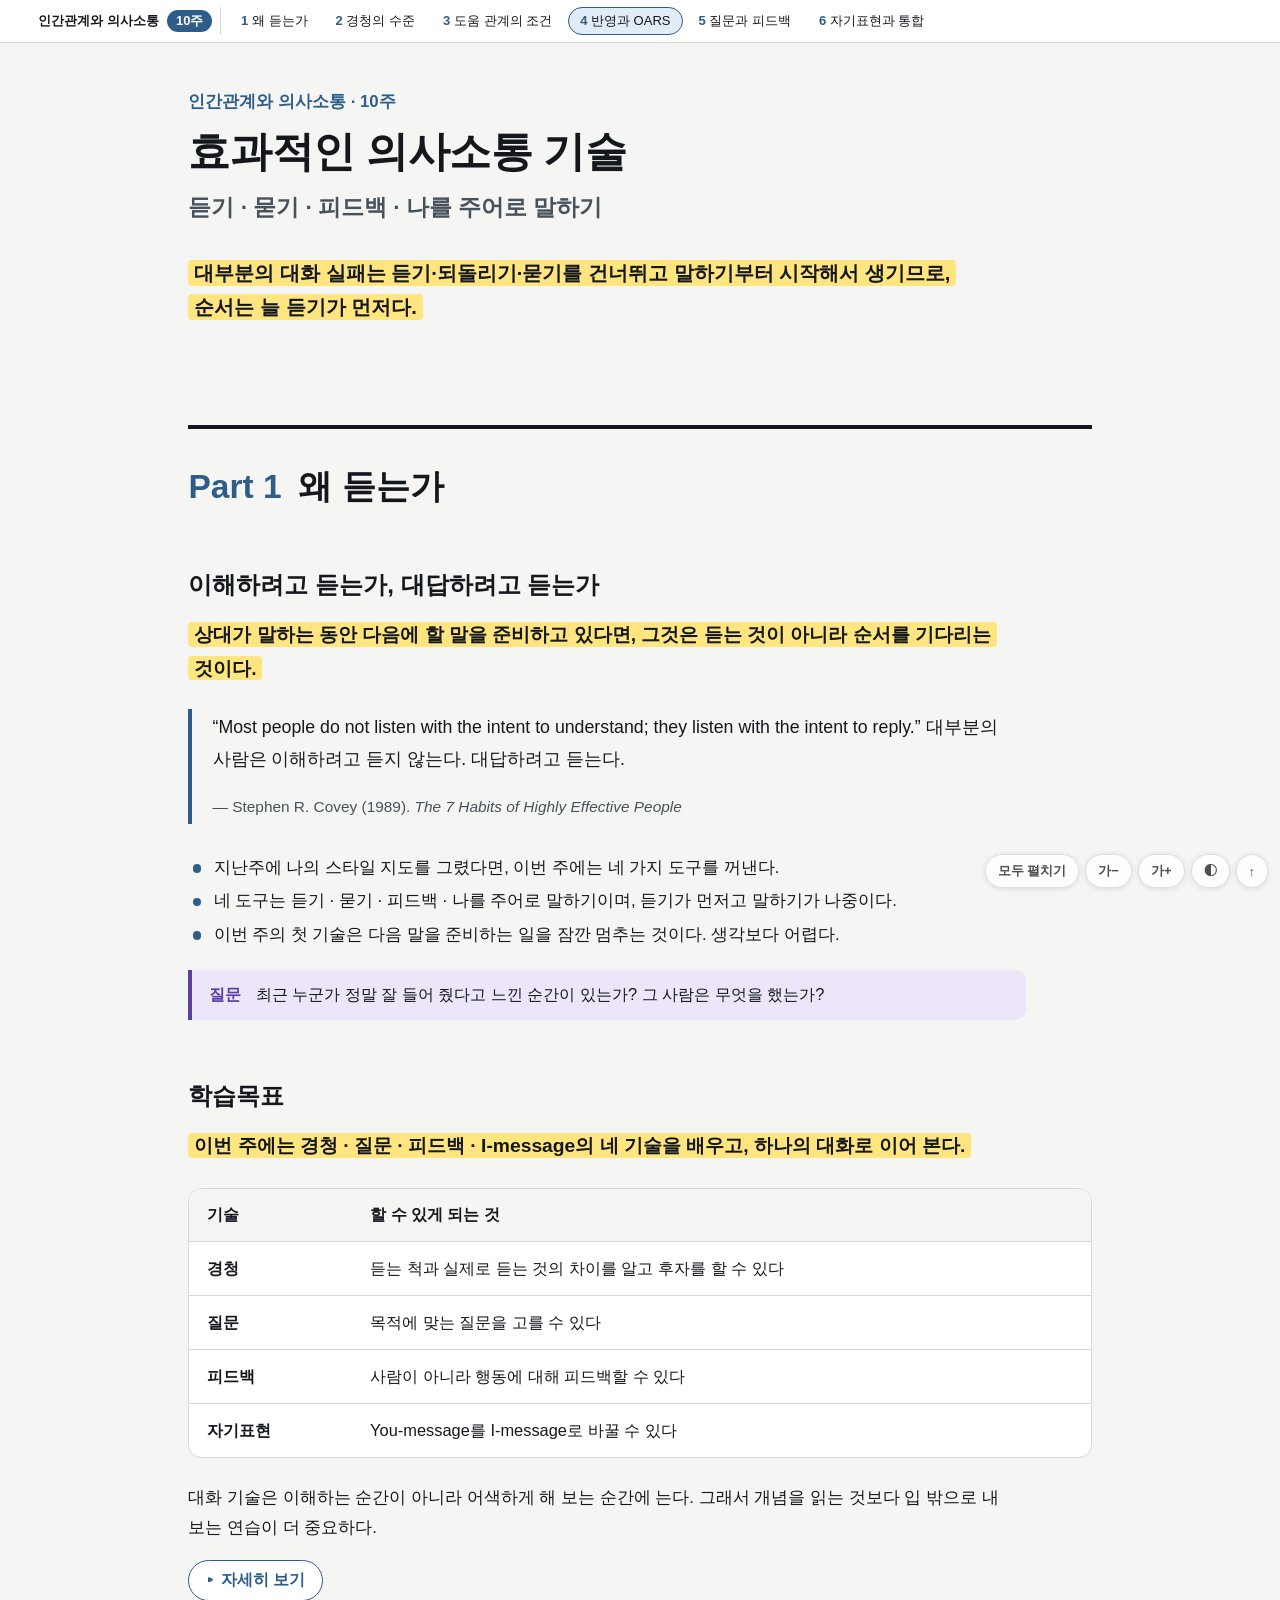
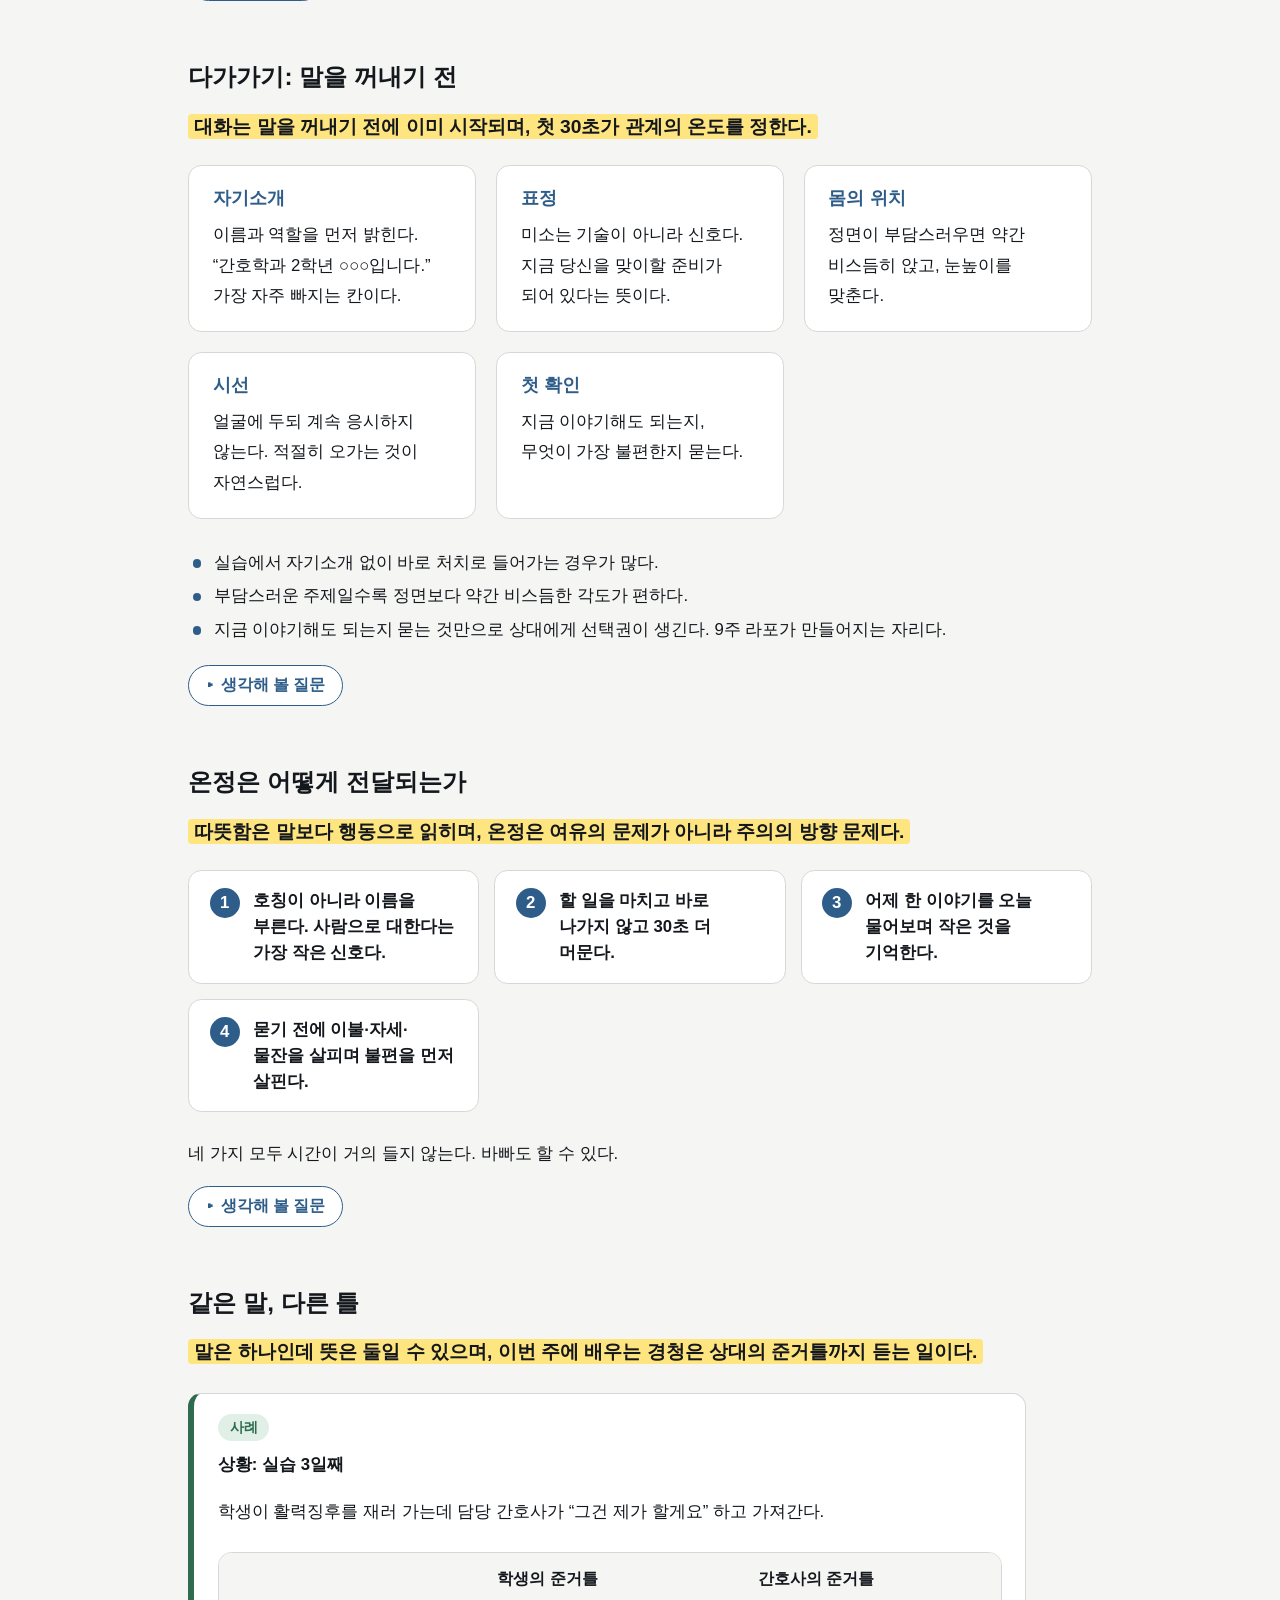
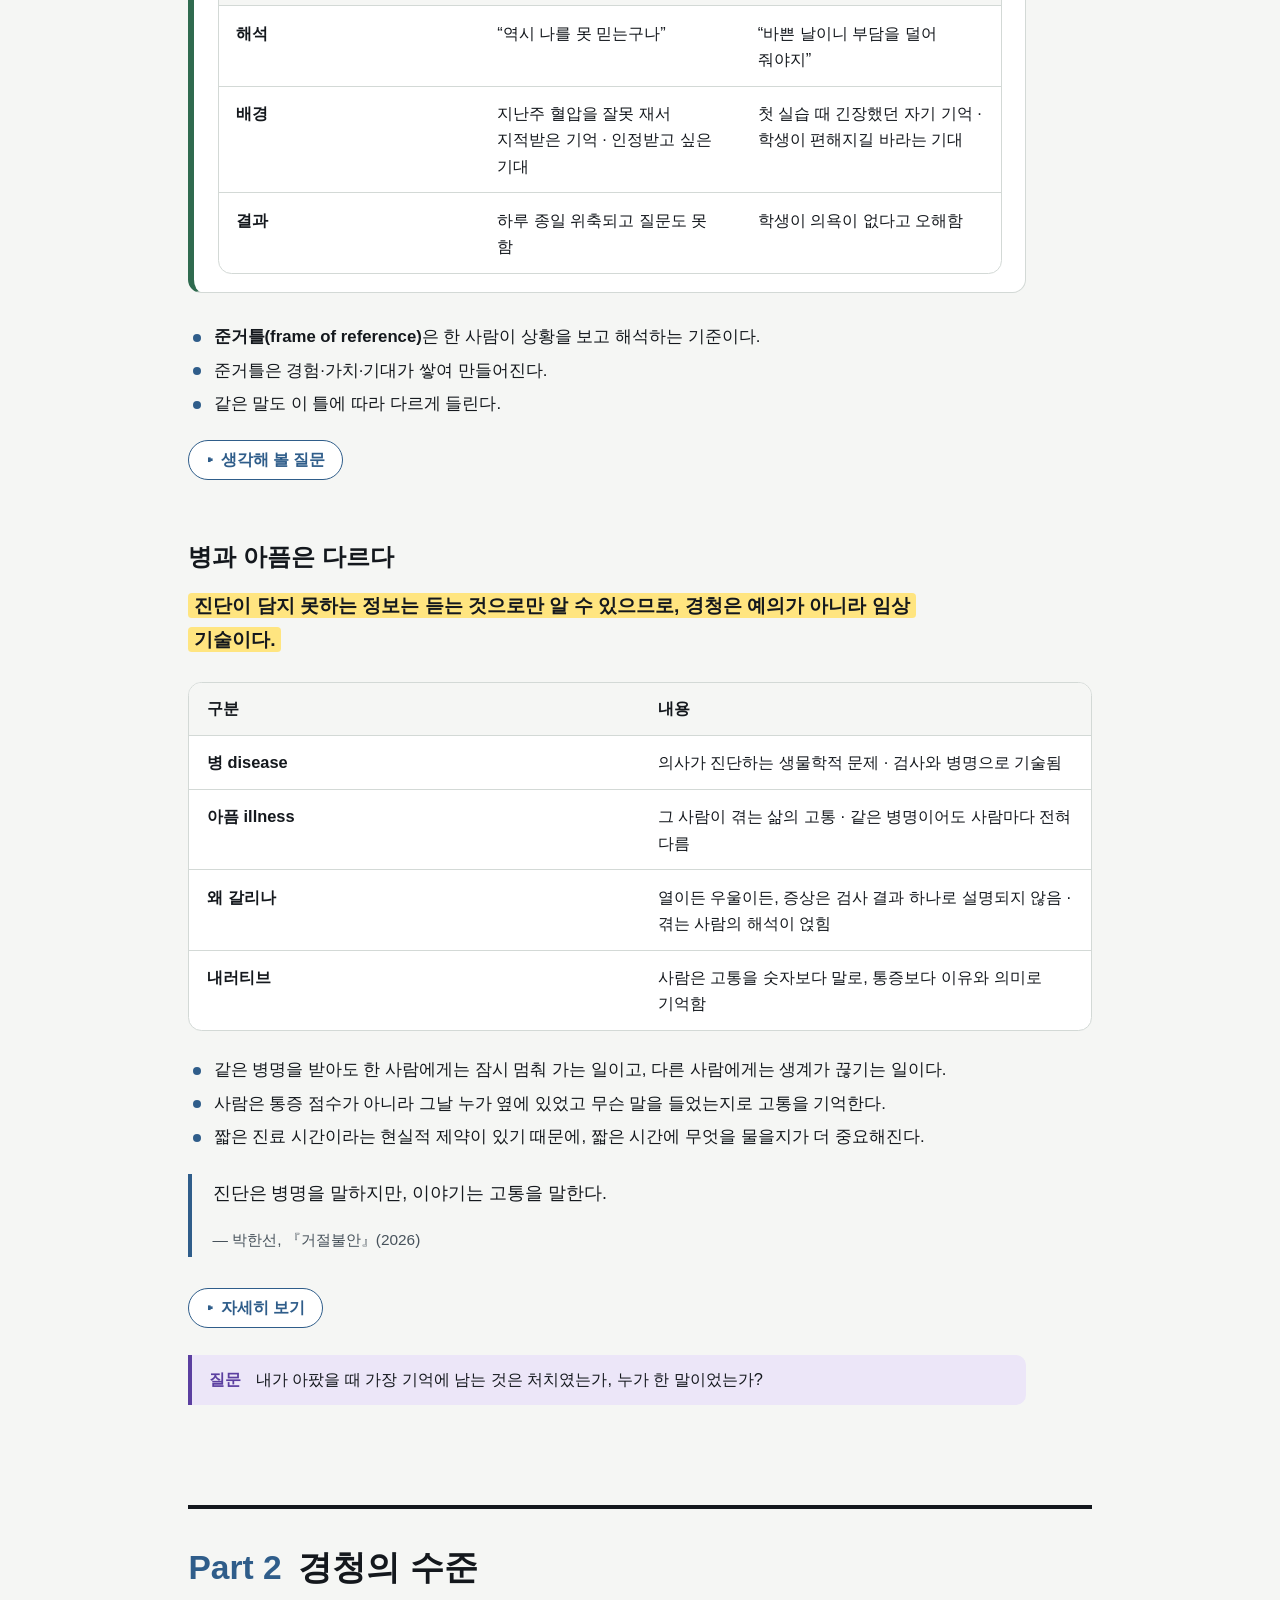
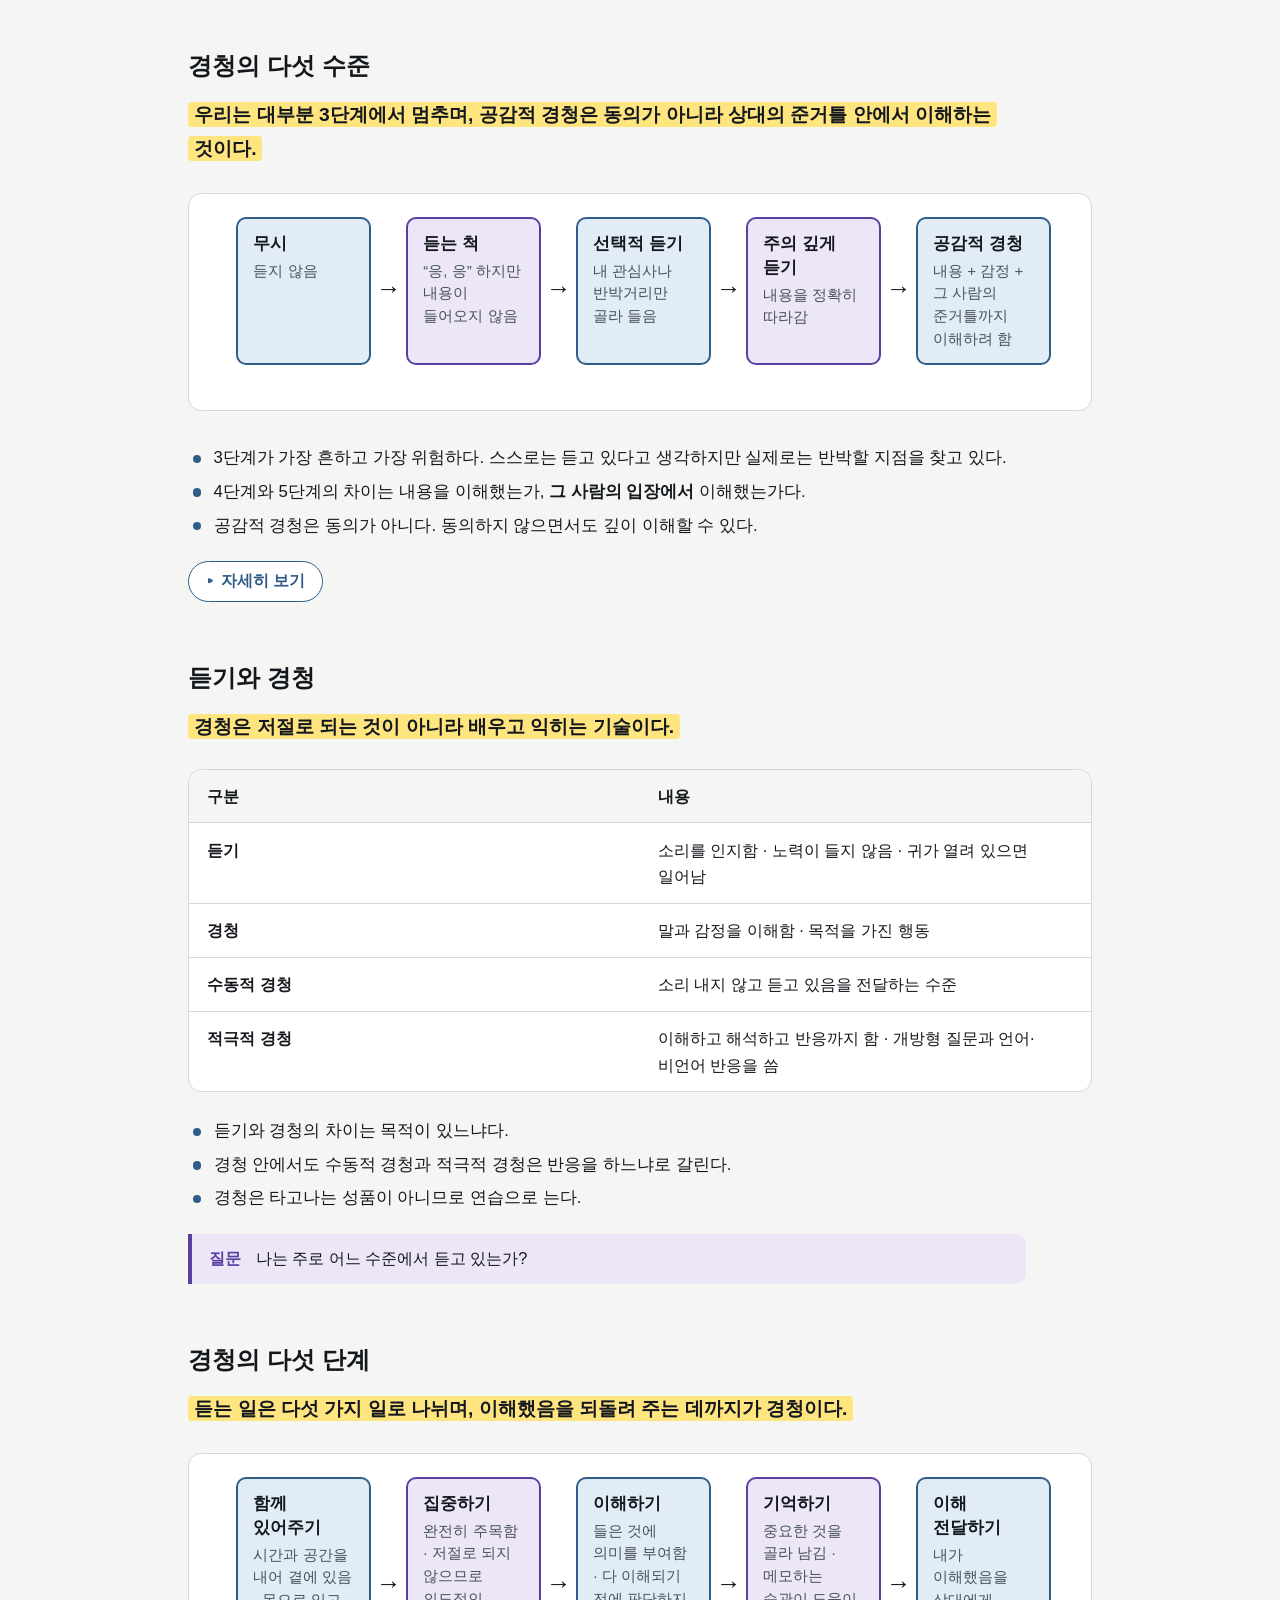
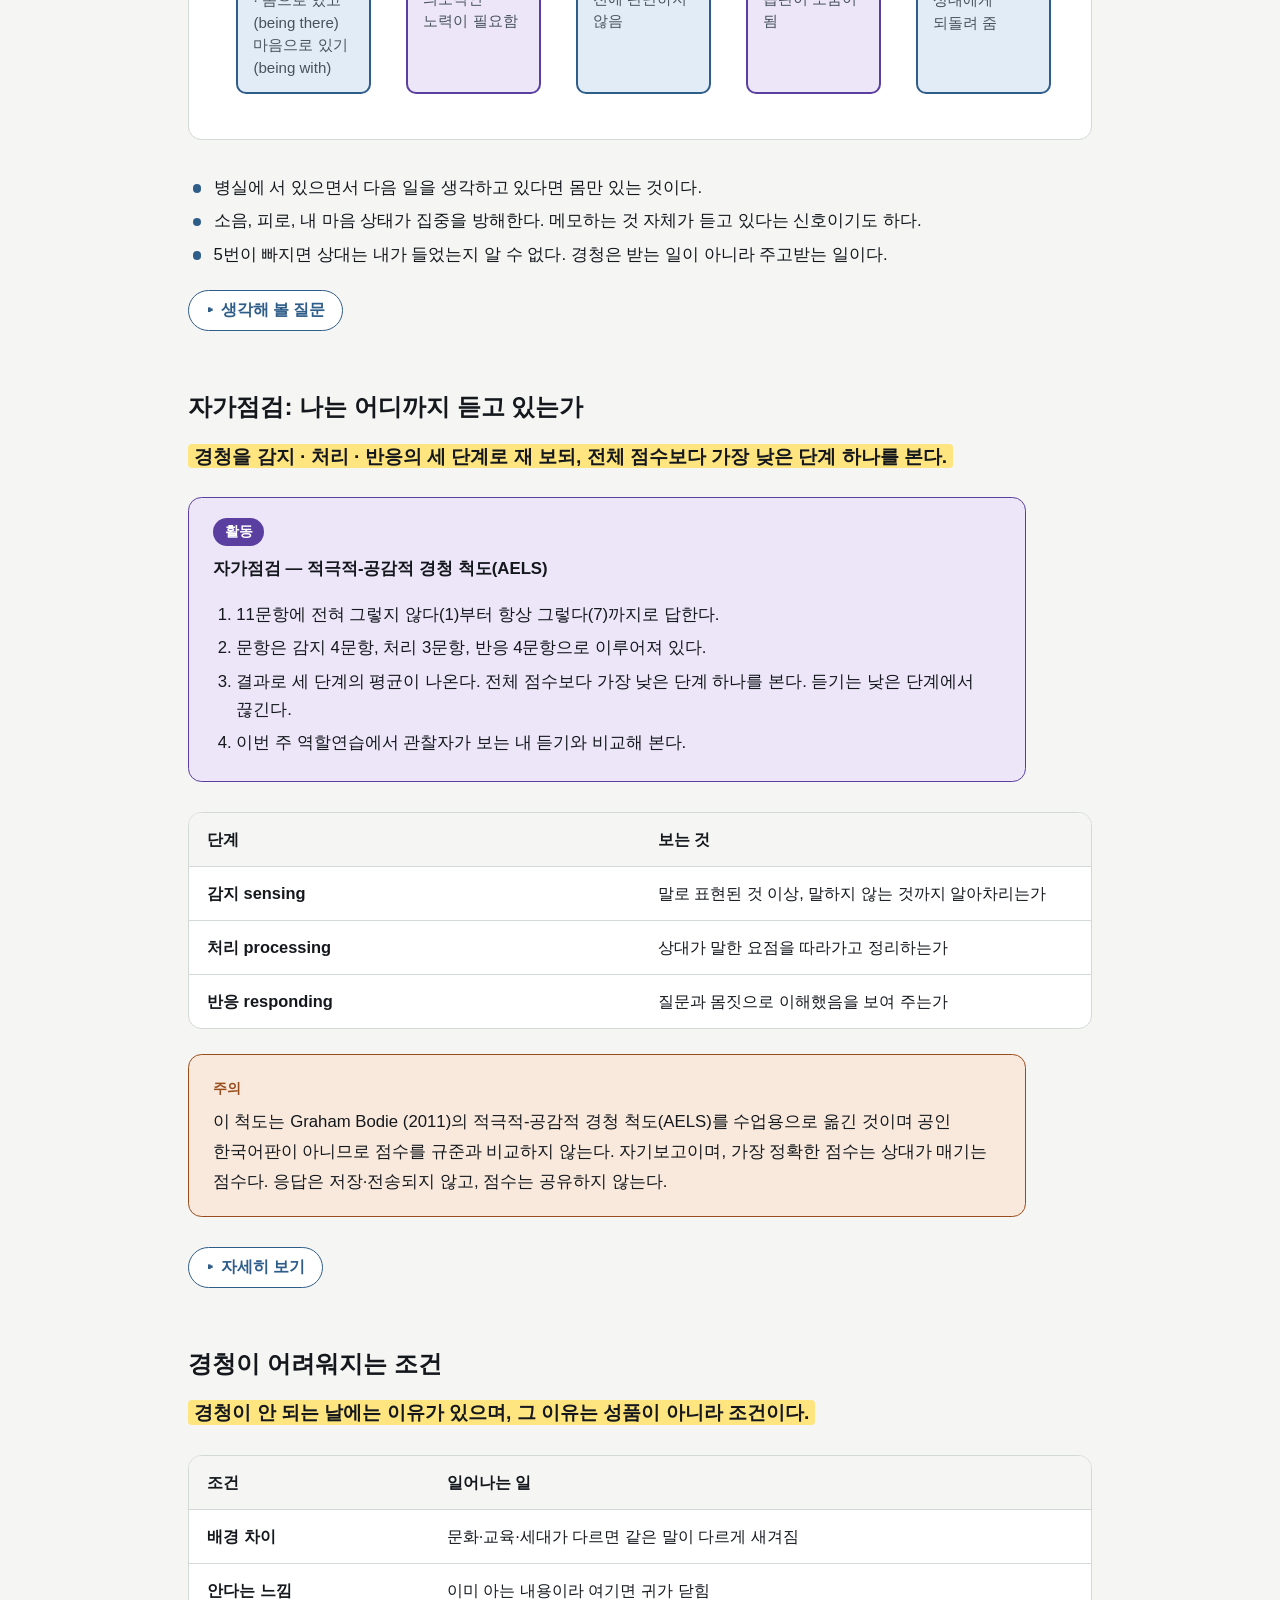
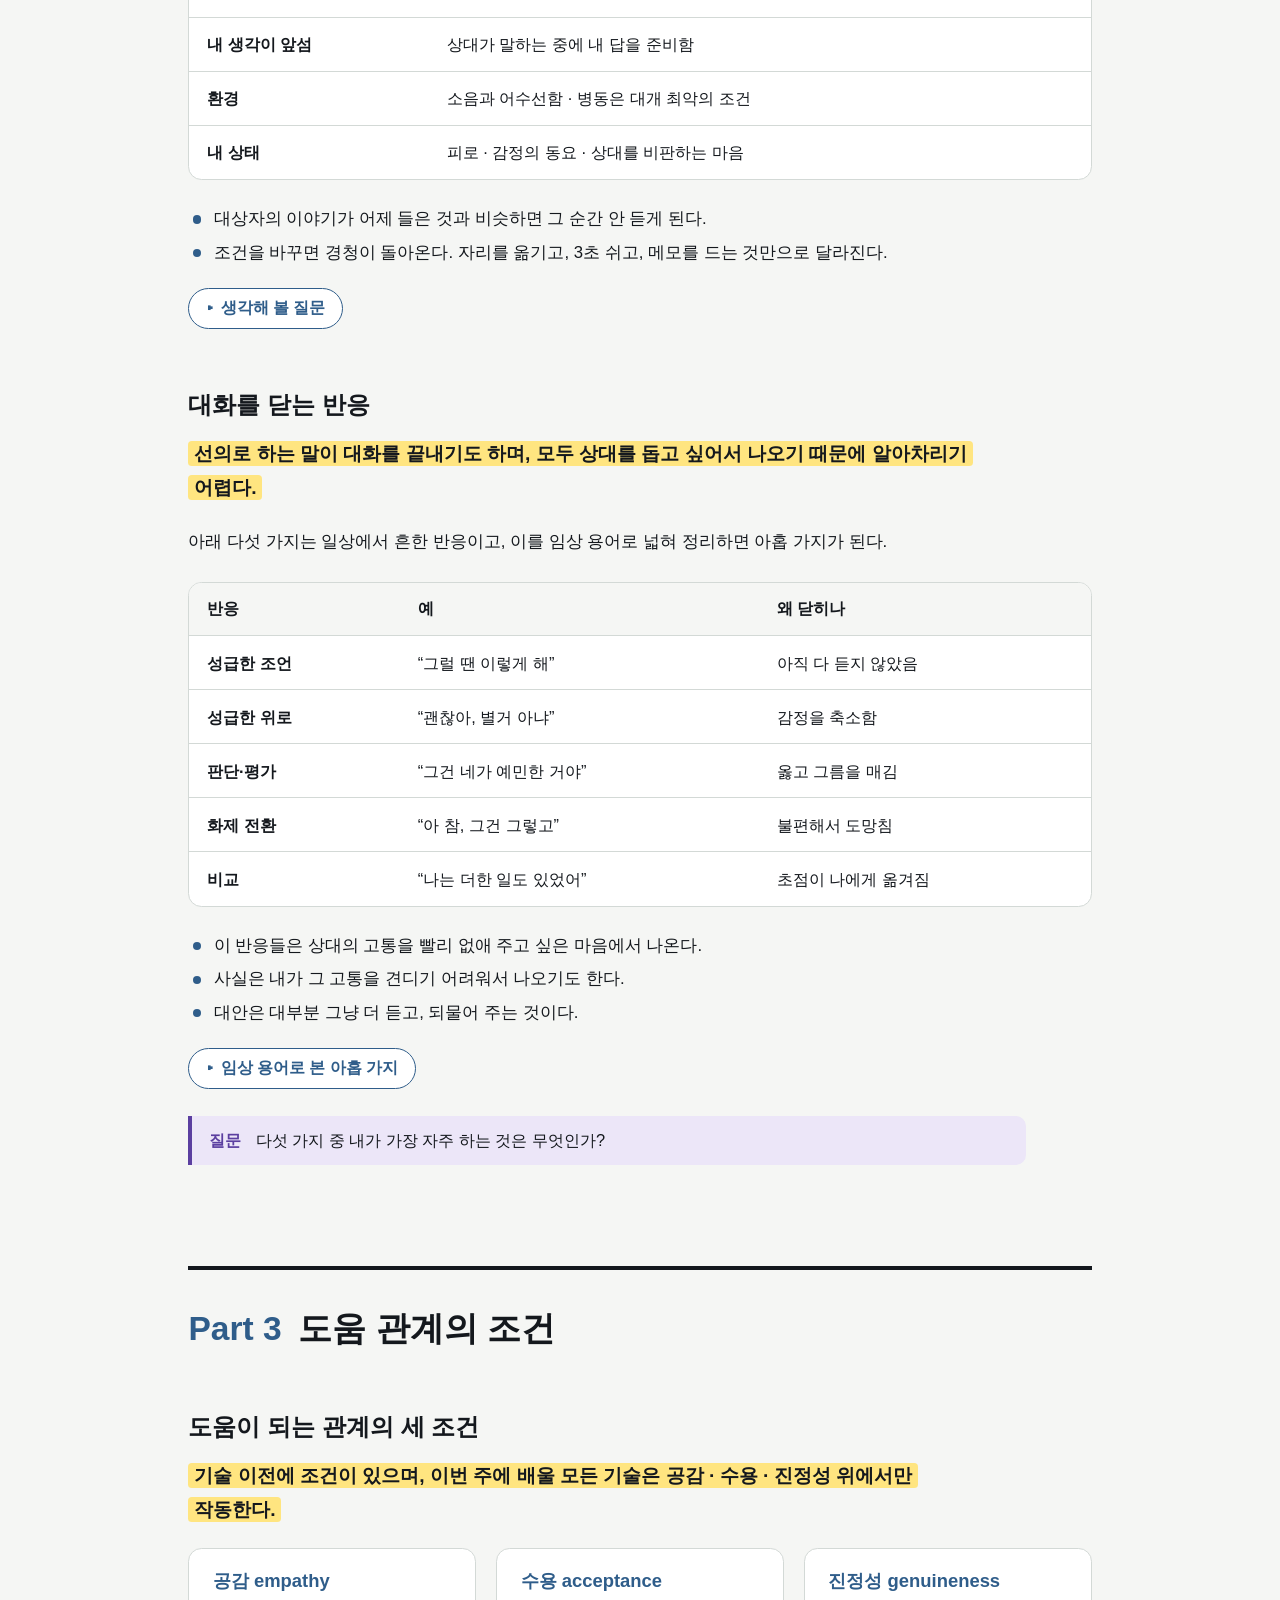
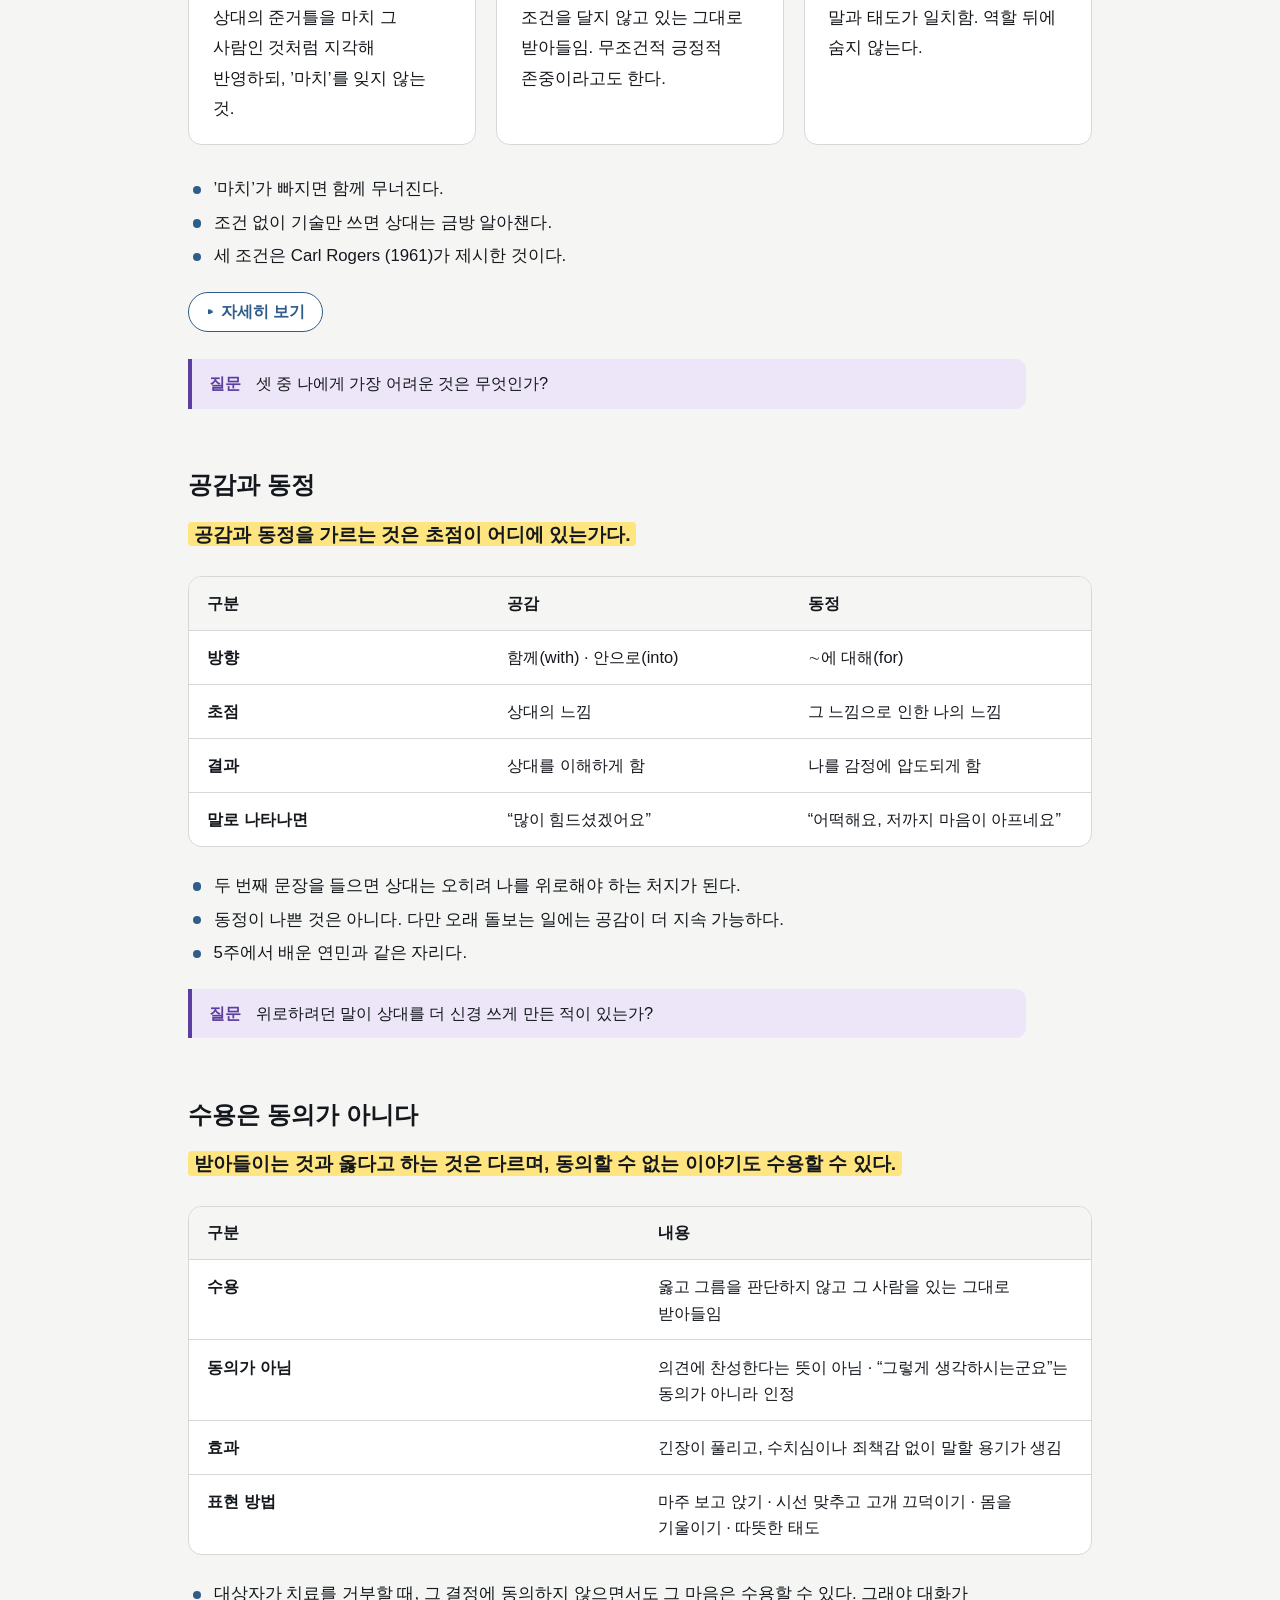
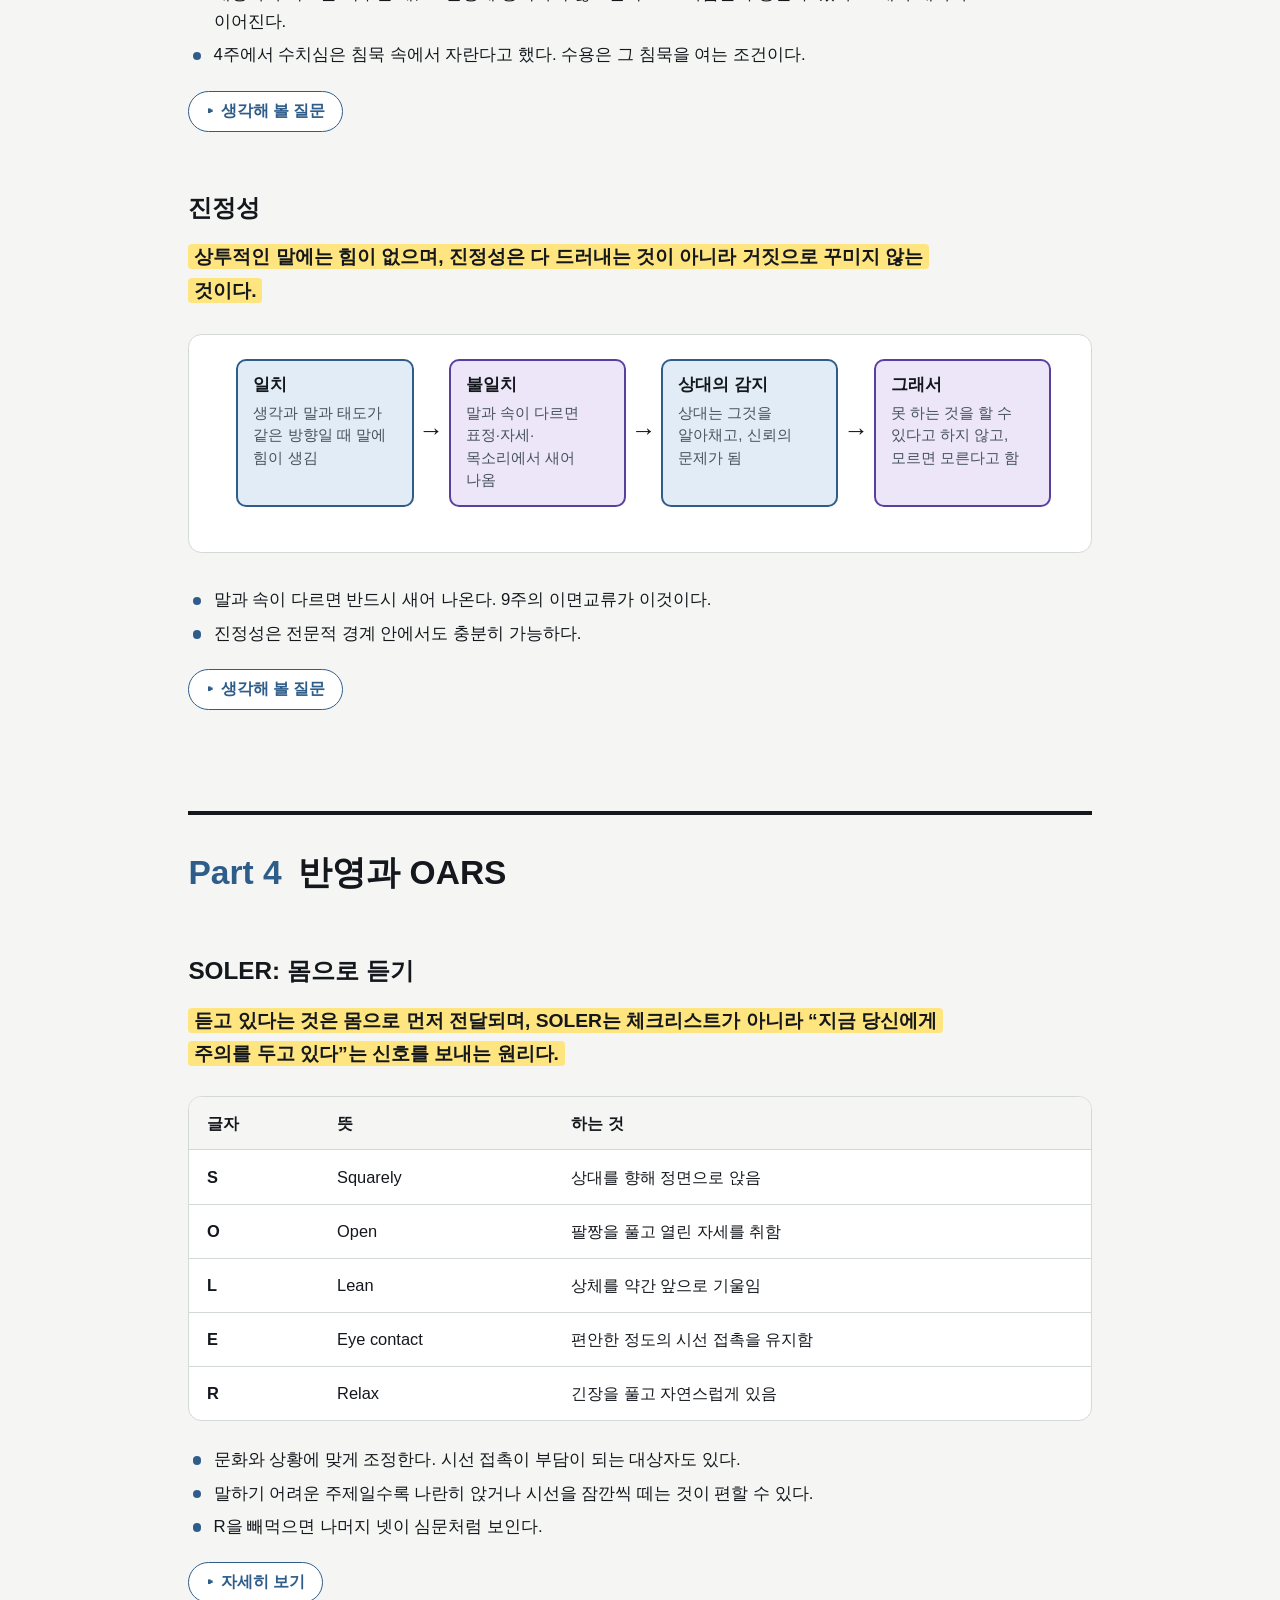
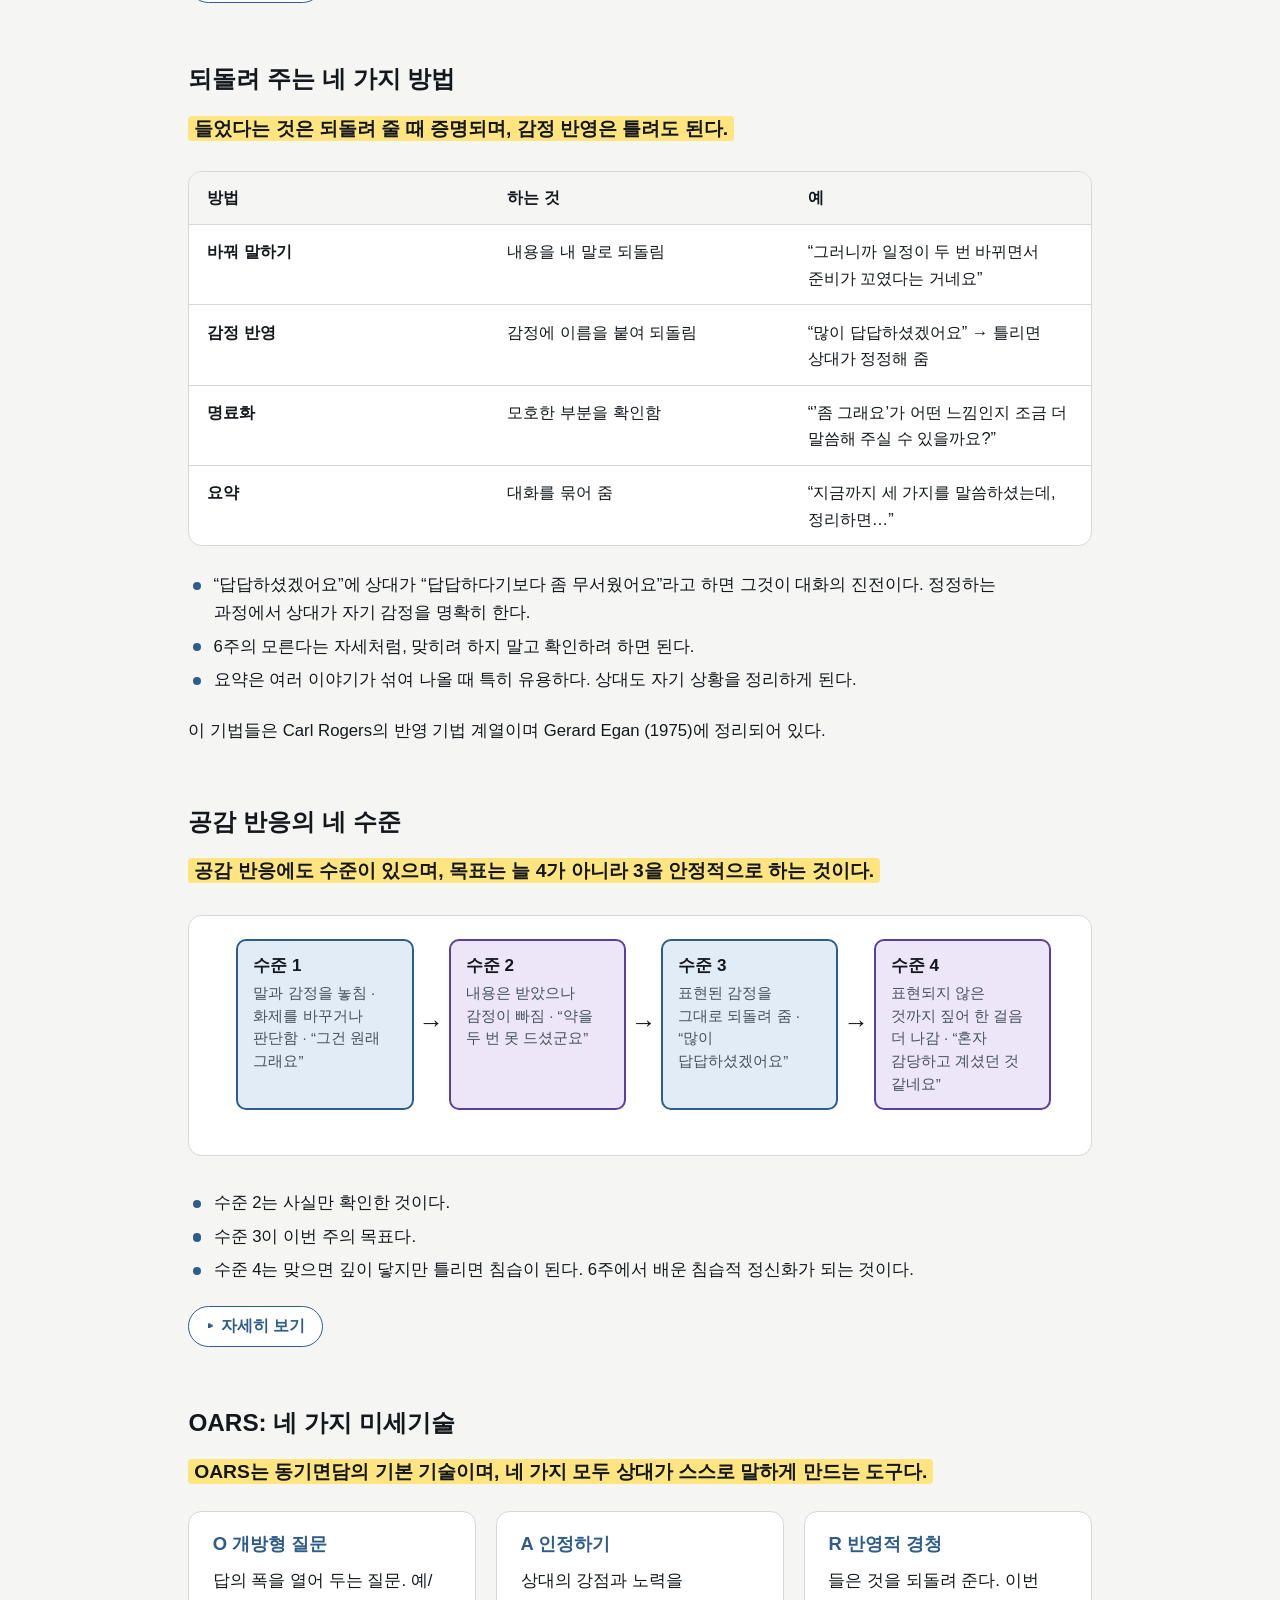
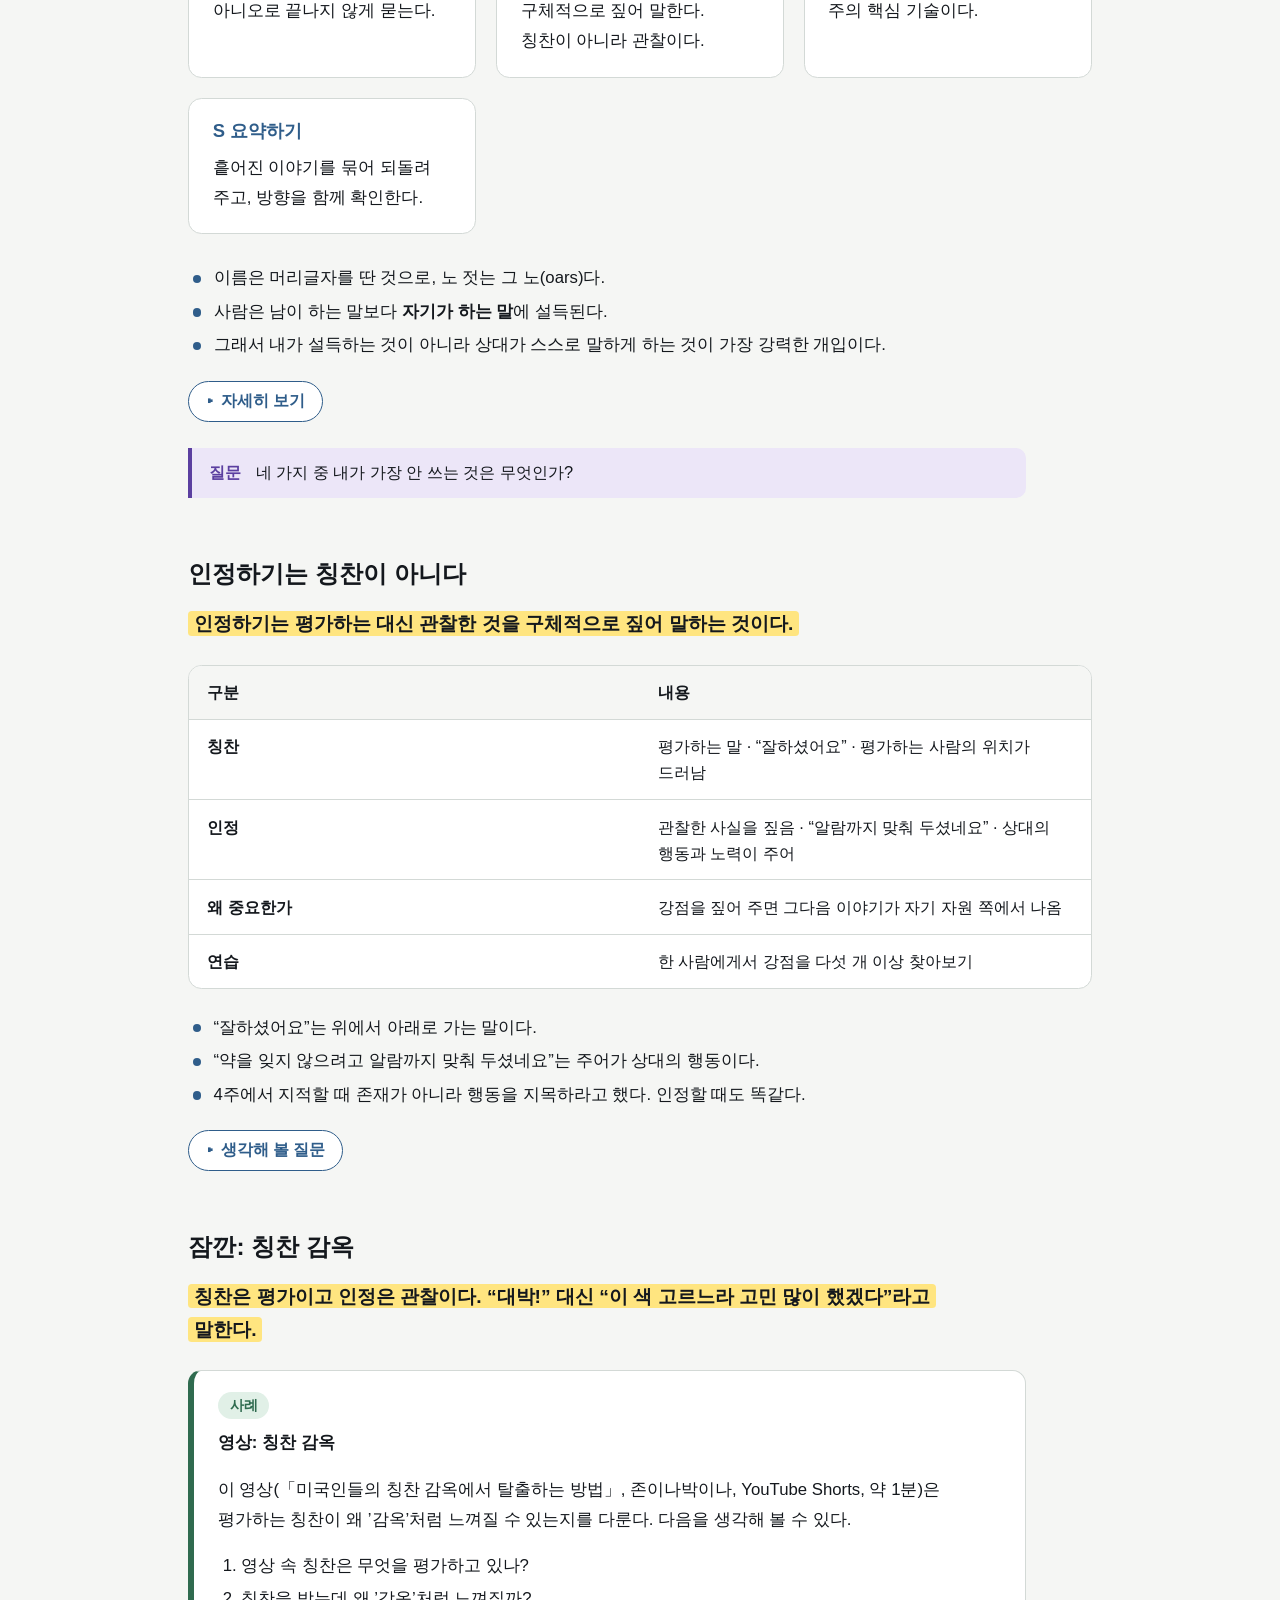
<file: docs/week10.html>
<!doctype html>
<html lang="ko">
<head>
<meta charset="utf-8">
<meta name="viewport" content="width=device-width, initial-scale=1, viewport-fit=cover">
<title>10주 효과적인 의사소통 기술 · 인간관계와 의사소통</title>
<link rel="stylesheet" href="assets/style.css?v=20261128173144">
<script>
(function (r) {
  try {
    var s = window.localStorage, t = s.getItem("hrc-theme"), z = parseFloat(s.getItem("hrc-zoom"));
    if (t === "light" || t === "dark") r.setAttribute("data-theme", t);
    if (z >= 0.8 && z <= 1.6) r.style.setProperty("--zoom", String(z));
  } catch (e) {}
})(document.documentElement);
</script>
</head>
<body>
<nav class="bar" aria-label="이 장의 차례">
  <div class="bar-in">
    <a class="brand" href="index.html">인간관계와 의사소통</a>
    <span class="wk">10주</span>
    <div class="tabs"><ul>
<li><a href="#왜-듣는가" id="toc-왜-듣는가">왜 듣는가</a></li>
<li><a href="#경청의-수준" id="toc-경청의-수준">경청의 수준</a></li>
<li><a href="#도움-관계의-조건" id="toc-도움-관계의-조건">도움 관계의
조건</a></li>
<li><a href="#반영과-oars" id="toc-반영과-oars">반영과 OARS</a></li>
<li><a href="#질문과-피드백" id="toc-질문과-피드백">질문과
피드백</a></li>
<li><a href="#자기표현과-통합" id="toc-자기표현과-통합">자기표현과
통합</a></li>
</ul></div>
  </div>
</nav>

<main class="wrap">
<header class="head" id="top">
  <p class="eyebrow">인간관계와 의사소통 · 10주</p>
  <h1>효과적인 의사소통 기술</h1>
  <p class="sub">듣기 · 묻기 · 피드백 · 나를 주어로 말하기</p>
  <p class="key"><mark>대부분의 대화 실패는 듣기·되돌리기·묻기를
건너뛰고 말하기부터 시작해서 생기므로, 순서는 늘 듣기가
먼저다.</mark></p>
</header>

<section id="왜-듣는가" class="level2">
<h2>왜 듣는가</h2>
<section id="이해하려고-듣는가-대답하려고-듣는가" class="level3">
<h3>이해하려고 듣는가, 대답하려고 듣는가</h3>
<div class="lead">
<p>상대가 말하는 동안 다음에 할 말을 준비하고 있다면, 그것은 듣는 것이
아니라 순서를 기다리는 것이다.</p>
</div>
<div class="quote">
<p>“Most people do not listen with the intent to understand; they listen
with the intent to reply.” 대부분의 사람은 이해하려고 듣지 않는다.
대답하려고 듣는다.</p>
<p>— Stephen R. Covey (1989). <em>The 7 Habits of Highly Effective
People</em></p>
</div>
<ul>
<li>지난주에 나의 스타일 지도를 그렸다면, 이번 주에는 네 가지 도구를
꺼낸다.</li>
<li>네 도구는 듣기 · 묻기 · 피드백 · 나를 주어로 말하기이며, 듣기가
먼저고 말하기가 나중이다.</li>
<li>이번 주의 첫 기술은 다음 말을 준비하는 일을 잠깐 멈추는 것이다.
생각보다 어렵다.</li>
</ul>
<div class="question">
<p>최근 누군가 정말 잘 들어 줬다고 느낀 순간이 있는가? 그 사람은 무엇을
했는가?</p>
</div>
</section>
<section id="학습목표" class="level3">
<h3>학습목표</h3>
<div class="lead">
<p>이번 주에는 경청 · 질문 · 피드백 · I-message의 네 기술을 배우고,
하나의 대화로 이어 본다.</p>
</div>
<div class="tbl">
<table>
<thead>
<tr>
<th>기술</th>
<th>할 수 있게 되는 것</th>
</tr>
</thead>
<tbody>
<tr>
<td><strong>경청</strong></td>
<td>듣는 척과 실제로 듣는 것의 차이를 알고 후자를 할 수 있다</td>
</tr>
<tr>
<td><strong>질문</strong></td>
<td>목적에 맞는 질문을 고를 수 있다</td>
</tr>
<tr>
<td><strong>피드백</strong></td>
<td>사람이 아니라 행동에 대해 피드백할 수 있다</td>
</tr>
<tr>
<td><strong>자기표현</strong></td>
<td>You-message를 I-message로 바꿀 수 있다</td>
</tr>
</tbody>
</table>
</div>
<p>대화 기술은 이해하는 순간이 아니라 어색하게 해 보는 순간에 는다.
그래서 개념을 읽는 것보다 입 밖으로 내 보는 연습이 더 중요하다.</p>
<details class="more"><summary>자세히 보기</summary><div class="more-body">
<p>학습목표를 더 자세히 쓰면 다음과 같다. 경청의 수준을 구분하고 적극적
경청의 언어적·비언어적 요소를 수행할 수 있다. 개방형·폐쇄형 질문을
목적에 맞게 선택하고 정신화적 질문을 만들 수 있다. SBI 구조로 행동 기반
피드백을 주고받을 수 있다. You-message를 I-message로 전환하고 네 기술을
하나의 대화로 연결할 수 있다.</p>
<p>핵심 개념어는 적극적 경청(active listening), 경청의 수준, SOLER,
반영(reflection), 바꿔 말하기(paraphrasing), 명료화(clarification),
요약(summarizing), 치료적 침묵, 개방형/폐쇄형 질문, 정신화적 질문, SBI
피드백(Situation–Behavior–Impact), I-message, You-message, 병(disease)과
아픔(illness), 내러티브로서의 아픔(illness narrative)이다.</p>
<p>연계 도서로 이승연(2026)의 『손절사회』(어크로스)가 있다. 기술을
배우는 주에 함께 읽을 반대편의 목소리로, 관계 기술의 상품화와 ’무해함의
추구’를 다룬다.</p>
</div></details>
</section>
<section id="다가가기-말을-꺼내기-전" class="level3">
<h3>다가가기: 말을 꺼내기 전</h3>
<div class="lead">
<p>대화는 말을 꺼내기 전에 이미 시작되며, 첫 30초가 관계의 온도를
정한다.</p>
</div>
<div class="cards">
<section id="자기소개" class="level4 card">
<h4>자기소개</h4>
<p>이름과 역할을 먼저 밝힌다. “간호학과 2학년 ○○○입니다.” 가장 자주
빠지는 칸이다.</p>
</section>
<section id="표정" class="level4 card">
<h4>표정</h4>
<p>미소는 기술이 아니라 신호다. 지금 당신을 맞이할 준비가 되어 있다는
뜻이다.</p>
</section>
<section id="몸의-위치" class="level4 card">
<h4>몸의 위치</h4>
<p>정면이 부담스러우면 약간 비스듬히 앉고, 눈높이를 맞춘다.</p>
</section>
<section id="시선" class="level4 card">
<h4>시선</h4>
<p>얼굴에 두되 계속 응시하지 않는다. 적절히 오가는 것이 자연스럽다.</p>
</section>
<section id="첫-확인" class="level4 card">
<h4>첫 확인</h4>
<p>지금 이야기해도 되는지, 무엇이 가장 불편한지 묻는다.</p>
</section>
</div>
<ul>
<li>실습에서 자기소개 없이 바로 처치로 들어가는 경우가 많다.</li>
<li>부담스러운 주제일수록 정면보다 약간 비스듬한 각도가 편하다.</li>
<li>지금 이야기해도 되는지 묻는 것만으로 상대에게 선택권이 생긴다. 9주
라포가 만들어지는 자리다.</li>
</ul>
<details class="more"><summary>생각해 볼 질문</summary><div class="more-body">
<ul>
<li>실습에서 자기소개를 빠뜨린 적이 있는가? 그때 어땠는가?</li>
</ul>
</div></details>
</section>
<section id="온정은-어떻게-전달되는가" class="level3">
<h3>온정은 어떻게 전달되는가</h3>
<div class="lead">
<p>따뜻함은 말보다 행동으로 읽히며, 온정은 여유의 문제가 아니라 주의의
방향 문제다.</p>
</div>
<div class="rules">
<ol type="1">
<li>호칭이 아니라 이름을 부른다. 사람으로 대한다는 가장 작은
신호다.</li>
<li>할 일을 마치고 바로 나가지 않고 30초 더 머문다.</li>
<li>어제 한 이야기를 오늘 물어보며 작은 것을 기억한다.</li>
<li>묻기 전에 이불·자세·물잔을 살피며 불편을 먼저 살핀다.</li>
</ol>
</div>
<p>네 가지 모두 시간이 거의 들지 않는다. 바빠도 할 수 있다.</p>
<details class="more"><summary>생각해 볼 질문</summary><div class="more-body">
<ul>
<li>네 가지 중 오늘 해 볼 수 있는 것은 무엇인가?</li>
</ul>
</div></details>
</section>
<section id="같은-말-다른-틀" class="level3">
<h3>같은 말, 다른 틀</h3>
<div class="lead">
<p>말은 하나인데 뜻은 둘일 수 있으며, 이번 주에 배우는 경청은 상대의
준거틀까지 듣는 일이다.</p>
</div>
<div class="example">
<p><strong>상황: 실습 3일째</strong></p>
<p>학생이 활력징후를 재러 가는데 담당 간호사가 “그건 제가 할게요” 하고
가져간다.</p>
<div class="tbl">
<table>
<colgroup>
<col style="width: 33%" />
<col style="width: 33%" />
<col style="width: 33%" />
</colgroup>
<thead>
<tr>
<th></th>
<th>학생의 준거틀</th>
<th>간호사의 준거틀</th>
</tr>
</thead>
<tbody>
<tr>
<td><strong>해석</strong></td>
<td>“역시 나를 못 믿는구나”</td>
<td>“바쁜 날이니 부담을 덜어 줘야지”</td>
</tr>
<tr>
<td><strong>배경</strong></td>
<td>지난주 혈압을 잘못 재서 지적받은 기억 · 인정받고 싶은 기대</td>
<td>첫 실습 때 긴장했던 자기 기억 · 학생이 편해지길 바라는 기대</td>
</tr>
<tr>
<td><strong>결과</strong></td>
<td>하루 종일 위축되고 질문도 못 함</td>
<td>학생이 의욕이 없다고 오해함</td>
</tr>
</tbody>
</table>
</div>
</div>
<ul>
<li><strong>준거틀(frame of reference)</strong>은 한 사람이 상황을 보고
해석하는 기준이다.</li>
<li>준거틀은 경험·가치·기대가 쌓여 만들어진다.</li>
<li>같은 말도 이 틀에 따라 다르게 들린다.</li>
</ul>
<details class="more"><summary>생각해 볼 질문</summary><div class="more-body">
<ul>
<li>같은 말을 서로 다르게 받아들여 오해가 생긴 적이 있는가?</li>
</ul>
</div></details>
</section>
<section id="병과-아픔은-다르다" class="level3">
<h3>병과 아픔은 다르다</h3>
<div class="lead">
<p>진단이 담지 못하는 정보는 듣는 것으로만 알 수 있으므로, 경청은 예의가
아니라 임상 기술이다.</p>
</div>
<div class="tbl">
<table>
<colgroup>
<col style="width: 50%" />
<col style="width: 50%" />
</colgroup>
<thead>
<tr>
<th>구분</th>
<th>내용</th>
</tr>
</thead>
<tbody>
<tr>
<td><strong>병 disease</strong></td>
<td>의사가 진단하는 생물학적 문제 · 검사와 병명으로 기술됨</td>
</tr>
<tr>
<td><strong>아픔 illness</strong></td>
<td>그 사람이 겪는 삶의 고통 · 같은 병명이어도 사람마다 전혀 다름</td>
</tr>
<tr>
<td><strong>왜 갈리나</strong></td>
<td>열이든 우울이든, 증상은 검사 결과 하나로 설명되지 않음 · 겪는 사람의
해석이 얹힘</td>
</tr>
<tr>
<td><strong>내러티브</strong></td>
<td>사람은 고통을 숫자보다 말로, 통증보다 이유와 의미로 기억함</td>
</tr>
</tbody>
</table>
</div>
<ul>
<li>같은 병명을 받아도 한 사람에게는 잠시 멈춰 가는 일이고, 다른
사람에게는 생계가 끊기는 일이다.</li>
<li>사람은 통증 점수가 아니라 그날 누가 옆에 있었고 무슨 말을 들었는지로
고통을 기억한다.</li>
<li>짧은 진료 시간이라는 현실적 제약이 있기 때문에, 짧은 시간에 무엇을
물을지가 더 중요해진다.</li>
</ul>
<div class="quote">
<p>진단은 병명을 말하지만, 이야기는 고통을 말한다.</p>
<p>— 박한선, 『거절불안』(2026)</p>
</div>
<details class="more"><summary>자세히 보기</summary><div class="more-body">
<p>disease/illness 구분은 Arthur Kleinman, Leon Eisenberg &amp; Byron
Good (1978)의 「Culture, illness, and care」(Annals of Internal
Medicine)에서 정식화되었다. disease는 생물의학적 이상, illness는 그
사람이 겪는 아픔의 경험이다.</p>
<p>Kleinman (1988)의 『The Illness Narratives』는 환자가 아픔을 이야기로
구성한다는 점을 보이고, 임상가가 환자의 설명 모형(explanatory model)을
물어야 한다고 제안했다. “무엇 때문에 생겼다고 생각하세요?”, “이 병이
생활에서 무엇을 바꿔 놓았나요?” 같은 질문이다.</p>
</div></details>
<div class="question">
<p>내가 아팠을 때 가장 기억에 남는 것은 처치였는가, 누가 한
말이었는가?</p>
</div>
</section>
</section>
<section id="경청의-수준" class="level2">
<h2>경청의 수준</h2>
<section id="경청의-다섯-수준" class="level3">
<h3>경청의 다섯 수준</h3>
<div class="lead">
<p>우리는 대부분 3단계에서 멈추며, 공감적 경청은 동의가 아니라 상대의
준거틀 안에서 이해하는 것이다.</p>
</div>
<figure class="fig"><ol class="flow">
<li class="node"><b>무시</b><span>듣지 않음</span></li>
<li class="edge" aria-hidden="true"></li>
<li class="node"><b>듣는 척</b><span>“응, 응” 하지만 내용이 들어오지 않음</span></li>
<li class="edge" aria-hidden="true"></li>
<li class="node"><b>선택적 듣기</b><span>내 관심사나 반박거리만 골라 들음</span></li>
<li class="edge" aria-hidden="true"></li>
<li class="node"><b>주의 깊게 듣기</b><span>내용을 정확히 따라감</span></li>
<li class="edge" aria-hidden="true"></li>
<li class="node"><b>공감적 경청</b><span>내용 + 감정 + 그 사람의 준거틀까지 이해하려 함</span></li>
</ol>
</figure>
<ul>
<li>3단계가 가장 흔하고 가장 위험하다. 스스로는 듣고 있다고 생각하지만
실제로는 반박할 지점을 찾고 있다.</li>
<li>4단계와 5단계의 차이는 내용을 이해했는가, <strong>그 사람의
입장에서</strong> 이해했는가다.</li>
<li>공감적 경청은 동의가 아니다. 동의하지 않으면서도 깊이 이해할 수
있다.</li>
</ul>
<details class="more"><summary>자세히 보기</summary><div class="more-body">
<p>경청의 다섯 수준은 Stephen R. Covey (1989)의 『The 7 Habits of Highly
Effective People』 제5습관 「먼저 이해하고 다음에 이해시켜라」에서
제시된 구분이다. Covey는 공감적 경청을 상대의 준거틀 안에서 듣는 것으로
규정하고 동의·동정과 구별했다. 뒤에서 볼 Rogers의 공감 정의와 같은
계열이다.</p>
<ul>
<li>오늘 아침 첫 대화에서 나는 몇 단계였는가?</li>
</ul>
</div></details>
</section>
<section id="듣기와-경청" class="level3">
<h3>듣기와 경청</h3>
<div class="lead">
<p>경청은 저절로 되는 것이 아니라 배우고 익히는 기술이다.</p>
</div>
<div class="tbl">
<table>
<colgroup>
<col style="width: 50%" />
<col style="width: 50%" />
</colgroup>
<thead>
<tr>
<th>구분</th>
<th>내용</th>
</tr>
</thead>
<tbody>
<tr>
<td><strong>듣기</strong></td>
<td>소리를 인지함 · 노력이 들지 않음 · 귀가 열려 있으면 일어남</td>
</tr>
<tr>
<td><strong>경청</strong></td>
<td>말과 감정을 이해함 · 목적을 가진 행동</td>
</tr>
<tr>
<td><strong>수동적 경청</strong></td>
<td>소리 내지 않고 듣고 있음을 전달하는 수준</td>
</tr>
<tr>
<td><strong>적극적 경청</strong></td>
<td>이해하고 해석하고 반응까지 함 · 개방형 질문과 언어·비언어 반응을
씀</td>
</tr>
</tbody>
</table>
</div>
<ul>
<li>듣기와 경청의 차이는 목적이 있느냐다.</li>
<li>경청 안에서도 수동적 경청과 적극적 경청은 반응을 하느냐로
갈린다.</li>
<li>경청은 타고나는 성품이 아니므로 연습으로 는다.</li>
</ul>
<div class="question">
<p>나는 주로 어느 수준에서 듣고 있는가?</p>
</div>
</section>
<section id="경청의-다섯-단계" class="level3">
<h3>경청의 다섯 단계</h3>
<div class="lead">
<p>듣는 일은 다섯 가지 일로 나뉘며, 이해했음을 되돌려 주는 데까지가
경청이다.</p>
</div>
<figure class="fig"><ol class="flow">
<li class="node"><b>함께 있어주기</b><span>시간과 공간을 내어 곁에 있음 · 몸으로 있고(being there) 마음으로
있기(being with)</span></li>
<li class="edge" aria-hidden="true"></li>
<li class="node"><b>집중하기</b><span>완전히 주목함 · 저절로 되지 않으므로 의도적인 노력이 필요함</span></li>
<li class="edge" aria-hidden="true"></li>
<li class="node"><b>이해하기</b><span>들은 것에 의미를 부여함 · 다 이해되기 전에 판단하지 않음</span></li>
<li class="edge" aria-hidden="true"></li>
<li class="node"><b>기억하기</b><span>중요한 것을 골라 남김 · 메모하는 습관이 도움이 됨</span></li>
<li class="edge" aria-hidden="true"></li>
<li class="node"><b>이해 전달하기</b><span>내가 이해했음을 상대에게 되돌려 줌</span></li>
</ol>
</figure>
<ul>
<li>병실에 서 있으면서 다음 일을 생각하고 있다면 몸만 있는 것이다.</li>
<li>소음, 피로, 내 마음 상태가 집중을 방해한다. 메모하는 것 자체가 듣고
있다는 신호이기도 하다.</li>
<li>5번이 빠지면 상대는 내가 들었는지 알 수 없다. 경청은 받는 일이
아니라 주고받는 일이다.</li>
</ul>
<details class="more"><summary>생각해 볼 질문</summary><div class="more-body">
<ul>
<li>다섯 단계 중 내가 자주 빠뜨리는 것은 무엇인가?</li>
</ul>
</div></details>
</section>
<section id="자가점검-나는-어디까지-듣고-있는가" class="level3">
<h3>자가점검: 나는 어디까지 듣고 있는가</h3>
<div class="lead">
<p>경청을 감지 · 처리 · 반응의 세 단계로 재 보되, 전체 점수보다 가장
낮은 단계 하나를 본다.</p>
</div>
<div class="activity">
<p><strong>자가점검 — 적극적-공감적 경청 척도(AELS)</strong></p>
<ol type="1">
<li>11문항에 전혀 그렇지 않다(1)부터 항상 그렇다(7)까지로 답한다.</li>
<li>문항은 감지 4문항, 처리 3문항, 반응 4문항으로 이루어져 있다.</li>
<li>결과로 세 단계의 평균이 나온다. 전체 점수보다 가장 낮은 단계 하나를
본다. 듣기는 낮은 단계에서 끊긴다.</li>
<li>이번 주 역할연습에서 관찰자가 보는 내 듣기와 비교해 본다.</li>
</ol>
</div>
<div class="tbl">
<table>
<colgroup>
<col style="width: 50%" />
<col style="width: 50%" />
</colgroup>
<thead>
<tr>
<th>단계</th>
<th>보는 것</th>
</tr>
</thead>
<tbody>
<tr>
<td><strong>감지 sensing</strong></td>
<td>말로 표현된 것 이상, 말하지 않는 것까지 알아차리는가</td>
</tr>
<tr>
<td><strong>처리 processing</strong></td>
<td>상대가 말한 요점을 따라가고 정리하는가</td>
</tr>
<tr>
<td><strong>반응 responding</strong></td>
<td>질문과 몸짓으로 이해했음을 보여 주는가</td>
</tr>
</tbody>
</table>
</div>
<div class="note">
<p>이 척도는 Graham Bodie (2011)의 적극적-공감적 경청 척도(AELS)를
수업용으로 옮긴 것이며 공인 한국어판이 아니므로 점수를 규준과 비교하지
않는다. 자기보고이며, 가장 정확한 점수는 상대가 매기는 점수다. 응답은
저장·전송되지 않고, 점수는 공유하지 않는다.</p>
</div>
<details class="more"><summary>자세히 보기</summary><div class="more-body">
<p>AELS(Active-Empathic Listening Scale)의 원형은 Drollinger, Comer
&amp; Warrington (2006)이 판매 상황에서 만든 척도이며, Graham D. Bodie
(2011, Communication Quarterly)가 대인관계 맥락으로 옮겨 타당화했다.
11문항 · 7점 척도이고 감지 4문항, 처리 3문항, 반응 4문항의 3요인
구조다.</p>
<ul>
<li>세 단계 중 가장 낮게 나온 단계는 어디였는가?</li>
</ul>
</div></details>
</section>
<section id="경청이-어려워지는-조건" class="level3">
<h3>경청이 어려워지는 조건</h3>
<div class="lead">
<p>경청이 안 되는 날에는 이유가 있으며, 그 이유는 성품이 아니라
조건이다.</p>
</div>
<div class="tbl">
<table>
<thead>
<tr>
<th>조건</th>
<th>일어나는 일</th>
</tr>
</thead>
<tbody>
<tr>
<td><strong>배경 차이</strong></td>
<td>문화·교육·세대가 다르면 같은 말이 다르게 새겨짐</td>
</tr>
<tr>
<td><strong>안다는 느낌</strong></td>
<td>이미 아는 내용이라 여기면 귀가 닫힘</td>
</tr>
<tr>
<td><strong>내 생각이 앞섬</strong></td>
<td>상대가 말하는 중에 내 답을 준비함</td>
</tr>
<tr>
<td><strong>환경</strong></td>
<td>소음과 어수선함 · 병동은 대개 최악의 조건</td>
</tr>
<tr>
<td><strong>내 상태</strong></td>
<td>피로 · 감정의 동요 · 상대를 비판하는 마음</td>
</tr>
</tbody>
</table>
</div>
<ul>
<li>대상자의 이야기가 어제 들은 것과 비슷하면 그 순간 안 듣게 된다.</li>
<li>조건을 바꾸면 경청이 돌아온다. 자리를 옮기고, 3초 쉬고, 메모를 드는
것만으로 달라진다.</li>
</ul>
<details class="more"><summary>생각해 볼 질문</summary><div class="more-body">
<ul>
<li>다섯 중 오늘 나에게 걸린 것이 있는가?</li>
</ul>
</div></details>
</section>
<section id="대화를-닫는-반응" class="level3">
<h3>대화를 닫는 반응</h3>
<div class="lead">
<p>선의로 하는 말이 대화를 끝내기도 하며, 모두 상대를 돕고 싶어서 나오기
때문에 알아차리기 어렵다.</p>
</div>
<p>아래 다섯 가지는 일상에서 흔한 반응이고, 이를 임상 용어로 넓혀
정리하면 아홉 가지가 된다.</p>
<div class="tbl">
<table>
<thead>
<tr>
<th>반응</th>
<th>예</th>
<th>왜 닫히나</th>
</tr>
</thead>
<tbody>
<tr>
<td><strong>성급한 조언</strong></td>
<td>“그럴 땐 이렇게 해”</td>
<td>아직 다 듣지 않았음</td>
</tr>
<tr>
<td><strong>성급한 위로</strong></td>
<td>“괜찮아, 별거 아냐”</td>
<td>감정을 축소함</td>
</tr>
<tr>
<td><strong>판단·평가</strong></td>
<td>“그건 네가 예민한 거야”</td>
<td>옳고 그름을 매김</td>
</tr>
<tr>
<td><strong>화제 전환</strong></td>
<td>“아 참, 그건 그렇고”</td>
<td>불편해서 도망침</td>
</tr>
<tr>
<td><strong>비교</strong></td>
<td>“나는 더한 일도 있었어”</td>
<td>초점이 나에게 옮겨짐</td>
</tr>
</tbody>
</table>
</div>
<ul>
<li>이 반응들은 상대의 고통을 빨리 없애 주고 싶은 마음에서 나온다.</li>
<li>사실은 내가 그 고통을 견디기 어려워서 나오기도 한다.</li>
<li>대안은 대부분 그냥 더 듣고, 되물어 주는 것이다.</li>
</ul>
<details class="more"><summary>임상 용어로 본 아홉 가지</summary><div class="more-body">
<div class="tbl">
<table>
<thead>
<tr>
<th>반응</th>
<th>모습</th>
</tr>
</thead>
<tbody>
<tr>
<td><strong>공격·방어</strong></td>
<td>되받아치거나 변명함 · 대화가 승부가 됨</td>
</tr>
<tr>
<td><strong>판단하기</strong></td>
<td>옳고 그름을 매김 · “그건 잘못 생각하신 거예요”</td>
</tr>
<tr>
<td><strong>따져묻기</strong></td>
<td>질문을 연달아 던짐 · 심문처럼 들림</td>
</tr>
<tr>
<td><strong>최소화하기</strong></td>
<td>크기를 줄임 · “별거 아니에요”</td>
</tr>
<tr>
<td><strong>피상적 안심시키기</strong></td>
<td>근거 없이 괜찮다고 함 · “다 잘될 거예요”</td>
</tr>
<tr>
<td><strong>나머지 넷</strong></td>
<td>충고하기 · 혼자 떠들기 · 끼어들기 · 편들기</td>
</tr>
</tbody>
</table>
</div>
<ul>
<li>“다 잘될 거예요”는 가장 흔하고 가장 위험한 말이다. 근거가 없고,
걱정을 없던 일로 만들며, 잘되지 않으면 신뢰가 무너진다.</li>
<li>대상자가 다른 의료진에 대해 불평할 때 함께 편들면, 그 순간은
가까워지지만 팀 전체의 신뢰가 깎인다.</li>
</ul>
<!-- -->
<ul>
<li>아홉 가지 중 내가 가장 자주 쓰는 것은 무엇인가?</li>
</ul>
</div></details>
<div class="question">
<p>다섯 가지 중 내가 가장 자주 하는 것은 무엇인가?</p>
</div>
</section>
</section>
<section id="도움-관계의-조건" class="level2">
<h2>도움 관계의 조건</h2>
<section id="도움이-되는-관계의-세-조건" class="level3">
<h3>도움이 되는 관계의 세 조건</h3>
<div class="lead">
<p>기술 이전에 조건이 있으며, 이번 주에 배울 모든 기술은 공감 · 수용 ·
진정성 위에서만 작동한다.</p>
</div>
<div class="cards">
<section id="공감-empathy" class="level4 card">
<h4>공감 empathy</h4>
<p>상대의 준거틀을 마치 그 사람인 것처럼 지각해 반영하되, ’마치’를 잊지
않는 것.</p>
</section>
<section id="수용-acceptance" class="level4 card">
<h4>수용 acceptance</h4>
<p>조건을 달지 않고 있는 그대로 받아들임. 무조건적 긍정적 존중이라고도
한다.</p>
</section>
<section id="진정성-genuineness" class="level4 card">
<h4>진정성 genuineness</h4>
<p>말과 태도가 일치함. 역할 뒤에 숨지 않는다.</p>
</section>
</div>
<ul>
<li>’마치’가 빠지면 함께 무너진다.</li>
<li>조건 없이 기술만 쓰면 상대는 금방 알아챈다.</li>
<li>세 조건은 Carl Rogers (1961)가 제시한 것이다.</li>
</ul>
<details class="more"><summary>자세히 보기</summary><div class="more-body">
<p>Carl Rogers (1957)의 「The necessary and sufficient conditions of
therapeutic personality change」가 일치성(congruence), 무조건적 긍정적
존중(unconditional positive regard), 공감적 이해(empathic
understanding)를 치료적 변화의 조건으로 제시했다. 이후 Rogers(1961)가
『On Becoming a Person』에서 정리했다.</p>
<p>’마치 ~인 것처럼(as if)’을 잃지 않는다는 공감 정의는 Rogers (1959)의
정의에서 나온다. 이 단서가 빠지면 공감이 동일시, 곧 다음 블록에서 볼
동정으로 미끄러진다.</p>
</div></details>
<div class="question">
<p>셋 중 나에게 가장 어려운 것은 무엇인가?</p>
</div>
</section>
<section id="공감과-동정" class="level3">
<h3>공감과 동정</h3>
<div class="lead">
<p>공감과 동정을 가르는 것은 초점이 어디에 있는가다.</p>
</div>
<div class="tbl">
<table>
<colgroup>
<col style="width: 33%" />
<col style="width: 33%" />
<col style="width: 33%" />
</colgroup>
<thead>
<tr>
<th>구분</th>
<th>공감</th>
<th>동정</th>
</tr>
</thead>
<tbody>
<tr>
<td><strong>방향</strong></td>
<td>함께(with) · 안으로(into)</td>
<td>∼에 대해(for)</td>
</tr>
<tr>
<td><strong>초점</strong></td>
<td>상대의 느낌</td>
<td>그 느낌으로 인한 나의 느낌</td>
</tr>
<tr>
<td><strong>결과</strong></td>
<td>상대를 이해하게 함</td>
<td>나를 감정에 압도되게 함</td>
</tr>
<tr>
<td><strong>말로 나타나면</strong></td>
<td>“많이 힘드셨겠어요”</td>
<td>“어떡해요, 저까지 마음이 아프네요”</td>
</tr>
</tbody>
</table>
</div>
<ul>
<li>두 번째 문장을 들으면 상대는 오히려 나를 위로해야 하는 처지가
된다.</li>
<li>동정이 나쁜 것은 아니다. 다만 오래 돌보는 일에는 공감이 더 지속
가능하다.</li>
<li>5주에서 배운 연민과 같은 자리다.</li>
</ul>
<div class="question">
<p>위로하려던 말이 상대를 더 신경 쓰게 만든 적이 있는가?</p>
</div>
</section>
<section id="수용은-동의가-아니다" class="level3">
<h3>수용은 동의가 아니다</h3>
<div class="lead">
<p>받아들이는 것과 옳다고 하는 것은 다르며, 동의할 수 없는 이야기도
수용할 수 있다.</p>
</div>
<div class="tbl">
<table>
<colgroup>
<col style="width: 50%" />
<col style="width: 50%" />
</colgroup>
<thead>
<tr>
<th>구분</th>
<th>내용</th>
</tr>
</thead>
<tbody>
<tr>
<td><strong>수용</strong></td>
<td>옳고 그름을 판단하지 않고 그 사람을 있는 그대로 받아들임</td>
</tr>
<tr>
<td><strong>동의가 아님</strong></td>
<td>의견에 찬성한다는 뜻이 아님 · “그렇게 생각하시는군요”는 동의가
아니라 인정</td>
</tr>
<tr>
<td><strong>효과</strong></td>
<td>긴장이 풀리고, 수치심이나 죄책감 없이 말할 용기가 생김</td>
</tr>
<tr>
<td><strong>표현 방법</strong></td>
<td>마주 보고 앉기 · 시선 맞추고 고개 끄덕이기 · 몸을 기울이기 · 따뜻한
태도</td>
</tr>
</tbody>
</table>
</div>
<ul>
<li>대상자가 치료를 거부할 때, 그 결정에 동의하지 않으면서도 그 마음은
수용할 수 있다. 그래야 대화가 이어진다.</li>
<li>4주에서 수치심은 침묵 속에서 자란다고 했다. 수용은 그 침묵을 여는
조건이다.</li>
</ul>
<details class="more"><summary>생각해 볼 질문</summary><div class="more-body">
<ul>
<li>동의할 수 없지만 수용해야 했던 순간이 있었는가?</li>
</ul>
</div></details>
</section>
<section id="진정성" class="level3">
<h3>진정성</h3>
<div class="lead">
<p>상투적인 말에는 힘이 없으며, 진정성은 다 드러내는 것이 아니라
거짓으로 꾸미지 않는 것이다.</p>
</div>
<figure class="fig"><ol class="flow">
<li class="node"><b>일치</b><span>생각과 말과 태도가 같은 방향일 때 말에 힘이 생김</span></li>
<li class="edge" aria-hidden="true"></li>
<li class="node"><b>불일치</b><span>말과 속이 다르면 표정·자세·목소리에서 새어 나옴</span></li>
<li class="edge" aria-hidden="true"></li>
<li class="node"><b>상대의 감지</b><span>상대는 그것을 알아채고, 신뢰의 문제가 됨</span></li>
<li class="edge" aria-hidden="true"></li>
<li class="node"><b>그래서</b><span>못 하는 것을 할 수 있다고 하지 않고, 모르면 모른다고 함</span></li>
</ol>
</figure>
<ul>
<li>말과 속이 다르면 반드시 새어 나온다. 9주의 이면교류가 이것이다.</li>
<li>진정성은 전문적 경계 안에서도 충분히 가능하다.</li>
</ul>
<details class="more"><summary>생각해 볼 질문</summary><div class="more-body">
<ul>
<li>진정성과 전문성이 충돌한다고 느낀 순간이 있는가?</li>
</ul>
</div></details>
</section>
</section>
<section id="반영과-oars" class="level2">
<h2>반영과 OARS</h2>
<section id="soler-몸으로-듣기" class="level3">
<h3>SOLER: 몸으로 듣기</h3>
<div class="lead">
<p>듣고 있다는 것은 몸으로 먼저 전달되며, SOLER는 체크리스트가 아니라
“지금 당신에게 주의를 두고 있다”는 신호를 보내는 원리다.</p>
</div>
<div class="tbl">
<table>
<thead>
<tr>
<th>글자</th>
<th>뜻</th>
<th>하는 것</th>
</tr>
</thead>
<tbody>
<tr>
<td><strong>S</strong></td>
<td>Squarely</td>
<td>상대를 향해 정면으로 앉음</td>
</tr>
<tr>
<td><strong>O</strong></td>
<td>Open</td>
<td>팔짱을 풀고 열린 자세를 취함</td>
</tr>
<tr>
<td><strong>L</strong></td>
<td>Lean</td>
<td>상체를 약간 앞으로 기울임</td>
</tr>
<tr>
<td><strong>E</strong></td>
<td>Eye contact</td>
<td>편안한 정도의 시선 접촉을 유지함</td>
</tr>
<tr>
<td><strong>R</strong></td>
<td>Relax</td>
<td>긴장을 풀고 자연스럽게 있음</td>
</tr>
</tbody>
</table>
</div>
<ul>
<li>문화와 상황에 맞게 조정한다. 시선 접촉이 부담이 되는 대상자도
있다.</li>
<li>말하기 어려운 주제일수록 나란히 앉거나 시선을 잠깐씩 떼는 것이 편할
수 있다.</li>
<li>R을 빼먹으면 나머지 넷이 심문처럼 보인다.</li>
</ul>
<details class="more"><summary>자세히 보기</summary><div class="more-body">
<p>SOLER는 Gerard Egan (1975)의 『The Skilled Helper』에 나오는 비언어적
주의 기울이기(attending) 기억법이다. Egan 스스로 규칙이 아니라 지침으로
쓰라고 했고, 시선 접촉과 정면 자세의 의미가 문화마다 다르다는 지적이
이후 꾸준히 이어졌다.</p>
</div></details>
</section>
<section id="되돌려-주는-네-가지-방법" class="level3">
<h3>되돌려 주는 네 가지 방법</h3>
<div class="lead">
<p>들었다는 것은 되돌려 줄 때 증명되며, 감정 반영은 틀려도 된다.</p>
</div>
<div class="tbl">
<table>
<colgroup>
<col style="width: 33%" />
<col style="width: 33%" />
<col style="width: 33%" />
</colgroup>
<thead>
<tr>
<th>방법</th>
<th>하는 것</th>
<th>예</th>
</tr>
</thead>
<tbody>
<tr>
<td><strong>바꿔 말하기</strong></td>
<td>내용을 내 말로 되돌림</td>
<td>“그러니까 일정이 두 번 바뀌면서 준비가 꼬였다는 거네요”</td>
</tr>
<tr>
<td><strong>감정 반영</strong></td>
<td>감정에 이름을 붙여 되돌림</td>
<td>“많이 답답하셨겠어요” → 틀리면 상대가 정정해 줌</td>
</tr>
<tr>
<td><strong>명료화</strong></td>
<td>모호한 부분을 확인함</td>
<td>“’좀 그래요’가 어떤 느낌인지 조금 더 말씀해 주실 수 있을까요?”</td>
</tr>
<tr>
<td><strong>요약</strong></td>
<td>대화를 묶어 줌</td>
<td>“지금까지 세 가지를 말씀하셨는데, 정리하면…”</td>
</tr>
</tbody>
</table>
</div>
<ul>
<li>“답답하셨겠어요”에 상대가 “답답하다기보다 좀 무서웠어요”라고 하면
그것이 대화의 진전이다. 정정하는 과정에서 상대가 자기 감정을 명확히
한다.</li>
<li>6주의 모른다는 자세처럼, 맞히려 하지 말고 확인하려 하면 된다.</li>
<li>요약은 여러 이야기가 섞여 나올 때 특히 유용하다. 상대도 자기 상황을
정리하게 된다.</li>
</ul>
<p>이 기법들은 Carl Rogers의 반영 기법 계열이며 Gerard Egan (1975)에
정리되어 있다.</p>
</section>
<section id="공감-반응의-네-수준" class="level3">
<h3>공감 반응의 네 수준</h3>
<div class="lead">
<p>공감 반응에도 수준이 있으며, 목표는 늘 4가 아니라 3을 안정적으로 하는
것이다.</p>
</div>
<figure class="fig"><ol class="flow">
<li class="node"><b>수준 1</b><span>말과 감정을 놓침 · 화제를 바꾸거나 판단함 · “그건 원래 그래요”</span></li>
<li class="edge" aria-hidden="true"></li>
<li class="node"><b>수준 2</b><span>내용은 받았으나 감정이 빠짐 · “약을 두 번 못 드셨군요”</span></li>
<li class="edge" aria-hidden="true"></li>
<li class="node"><b>수준 3</b><span>표현된 감정을 그대로 되돌려 줌 · “많이 답답하셨겠어요”</span></li>
<li class="edge" aria-hidden="true"></li>
<li class="node"><b>수준 4</b><span>표현되지 않은 것까지 짚어 한 걸음 더 나감 · “혼자 감당하고 계셨던 것
같네요”</span></li>
</ol>
</figure>
<ul>
<li>수준 2는 사실만 확인한 것이다.</li>
<li>수준 3이 이번 주의 목표다.</li>
<li>수준 4는 맞으면 깊이 닿지만 틀리면 침습이 된다. 6주에서 배운 침습적
정신화가 되는 것이다.</li>
</ul>
<details class="more"><summary>자세히 보기</summary><div class="more-body">
<p>공감 반응 수준은 Robert Carkhuff (1969)의 5점 공감 척도를 George
Gazda 등이 『Human Relations Development』에서 4점 척도(1.0–4.0)로
정리한 것이다. 수준 3은 상대가 표현한 것과 같은 수준의 의미와 감정을
되돌려 주는 ‘교환 가능한(interchangeable)’ 반응으로, 도움이 되는 반응의
최저선으로 본다.</p>
<ul>
<li>나의 반응은 보통 몇 수준쯤일까?</li>
</ul>
</div></details>
</section>
<section id="oars-네-가지-미세기술" class="level3">
<h3>OARS: 네 가지 미세기술</h3>
<div class="lead">
<p>OARS는 동기면담의 기본 기술이며, 네 가지 모두 상대가 스스로 말하게
만드는 도구다.</p>
</div>
<div class="cards">
<section id="o-개방형-질문" class="level4 card">
<h4>O 개방형 질문</h4>
<p>답의 폭을 열어 두는 질문. 예/아니오로 끝나지 않게 묻는다.</p>
</section>
<section id="a-인정하기" class="level4 card">
<h4>A 인정하기</h4>
<p>상대의 강점과 노력을 구체적으로 짚어 말한다. 칭찬이 아니라
관찰이다.</p>
</section>
<section id="r-반영적-경청" class="level4 card">
<h4>R 반영적 경청</h4>
<p>들은 것을 되돌려 준다. 이번 주의 핵심 기술이다.</p>
</section>
<section id="s-요약하기" class="level4 card">
<h4>S 요약하기</h4>
<p>흩어진 이야기를 묶어 되돌려 주고, 방향을 함께 확인한다.</p>
</section>
</div>
<ul>
<li>이름은 머리글자를 딴 것으로, 노 젓는 그 노(oars)다.</li>
<li>사람은 남이 하는 말보다 <strong>자기가 하는 말</strong>에
설득된다.</li>
<li>그래서 내가 설득하는 것이 아니라 상대가 스스로 말하게 하는 것이 가장
강력한 개입이다.</li>
</ul>
<details class="more"><summary>자세히 보기</summary><div class="more-body">
<p>OARS는 William R. Miller &amp; Stephen Rollnick의 『Motivational
Interviewing』(3판 2013, 4판 2023)의 핵심 기술이다. 동기면담 충실도
평가(MITI 4)는 반영:질문 비율 2:1 이상, 복합반영 비율 50% 이상을 숙련
수준의 기준으로 본다. ’질문보다 반영을 더 많이’라는 원칙의 근거다.</p>
</div></details>
<div class="question">
<p>네 가지 중 내가 가장 안 쓰는 것은 무엇인가?</p>
</div>
</section>
<section id="인정하기는-칭찬이-아니다" class="level3">
<h3>인정하기는 칭찬이 아니다</h3>
<div class="lead">
<p>인정하기는 평가하는 대신 관찰한 것을 구체적으로 짚어 말하는
것이다.</p>
</div>
<div class="tbl">
<table>
<colgroup>
<col style="width: 50%" />
<col style="width: 50%" />
</colgroup>
<thead>
<tr>
<th>구분</th>
<th>내용</th>
</tr>
</thead>
<tbody>
<tr>
<td><strong>칭찬</strong></td>
<td>평가하는 말 · “잘하셨어요” · 평가하는 사람의 위치가 드러남</td>
</tr>
<tr>
<td><strong>인정</strong></td>
<td>관찰한 사실을 짚음 · “알람까지 맞춰 두셨네요” · 상대의 행동과 노력이
주어</td>
</tr>
<tr>
<td><strong>왜 중요한가</strong></td>
<td>강점을 짚어 주면 그다음 이야기가 자기 자원 쪽에서 나옴</td>
</tr>
<tr>
<td><strong>연습</strong></td>
<td>한 사람에게서 강점을 다섯 개 이상 찾아보기</td>
</tr>
</tbody>
</table>
</div>
<ul>
<li>“잘하셨어요”는 위에서 아래로 가는 말이다.</li>
<li>“약을 잊지 않으려고 알람까지 맞춰 두셨네요”는 주어가 상대의
행동이다.</li>
<li>4주에서 지적할 때 존재가 아니라 행동을 지목하라고 했다. 인정할 때도
똑같다.</li>
</ul>
<details class="more"><summary>생각해 볼 질문</summary><div class="more-body">
<ul>
<li>가까운 사람 한 명의 강점을 지금 세 개 말할 수 있는가?</li>
</ul>
</div></details>
</section>
<section id="잠깐-칭찬-감옥" class="level3">
<h3>잠깐: 칭찬 감옥</h3>
<div class="lead">
<p>칭찬은 평가이고 인정은 관찰이다. “대박!” 대신 “이 색 고르느라 고민
많이 했겠다”라고 말한다.</p>
</div>
<div class="example">
<p><strong>영상: 칭찬 감옥</strong></p>
<p>이 영상(「미국인들의 칭찬 감옥에서 탈출하는 방법」, 존이나박이나,
YouTube Shorts, 약 1분)은 평가하는 칭찬이 왜 ’감옥’처럼 느껴질 수
있는지를 다룬다. 다음을 생각해 볼 수 있다.</p>
<ol type="1">
<li>영상 속 칭찬은 무엇을 평가하고 있나?</li>
<li>칭찬을 받는데 왜 ’감옥’처럼 느껴질까?</li>
<li>그 칭찬을 ’관찰한 사실’로 바꾸면?</li>
</ol>
</div>
<details class="more"><summary>생각해 볼 질문</summary><div class="more-body">
<ul>
<li>내가 들은 칭찬 중 ’인정’에 가까웠던 말은 무엇이었는가?</li>
</ul>
</div></details>
</section>
<section id="반영의-다섯-가지-종류" class="level3">
<h3>반영의 다섯 가지 종류</h3>
<div class="lead">
<p>반영에도 종류가 있으며, 복합반영은 단순반영을 충분히 익힌 뒤에
쓴다.</p>
</div>
<div class="tbl">
<table>
<colgroup>
<col style="width: 33%" />
<col style="width: 33%" />
<col style="width: 33%" />
</colgroup>
<thead>
<tr>
<th>종류</th>
<th>하는 것</th>
<th>효과</th>
</tr>
</thead>
<tbody>
<tr>
<td><strong>단순반영</strong></td>
<td>말한 것에 가깝게 그대로 되돌림</td>
<td>덧붙이지 않고 관심만 전달</td>
</tr>
<tr>
<td><strong>복합반영</strong></td>
<td>말한 것보다 한 걸음 더 추론해 되돌림</td>
<td>정서나 의미를 더함</td>
</tr>
<tr>
<td><strong>과장반영</strong></td>
<td>강도를 살짝 높여 되돌림</td>
<td>상대가 스스로 한 발 물러서게 함</td>
</tr>
<tr>
<td><strong>과소반영</strong></td>
<td>강도를 살짝 낮춰 되돌림</td>
<td>상대가 더 말하도록 뒤따라감</td>
</tr>
<tr>
<td><strong>양면반영</strong></td>
<td>양가감정의 두 쪽을 다 담아 되돌림</td>
<td>변화 쪽을 뒤에 둠</td>
</tr>
</tbody>
</table>
</div>
<ul>
<li>과장반영의 예는 “그럼 아예 안 하시겠다는 말씀이시군요”다. 상대가
“아니, 그 정도는 아니고요” 하며 스스로 물러선다.</li>
<li>양면반영이 가장 어렵고 유용하다. 사람은 마지막에 들은 쪽에 무게를
두므로 변화 쪽을 뒤에 둔다.</li>
<li>복합반영은 단순반영보다 위험하다. 틀리면 상대가 마음을 닫는다.</li>
</ul>
<details class="more"><summary>자세히 보기</summary><div class="more-body">
<p>단순·복합반영은 Miller &amp; Rollnick의 기본 분류이며,
과장(amplified)·양면(double-sided) 반영은 양가감정을 다루는 복합반영의
하위 유형으로 소개된다. 양면반영에서 변화 쪽을 뒤에 두는 것은 동기면담
교육의 일반 권고다.</p>
</div></details>
<div class="question">
<p>양가감정을 두 쪽 다 담아 되돌려 준다면 어떤 문장이 될까?</p>
</div>
</section>
<section id="역할극-돕고-싶어서-한-말들" class="level3">
<h3>역할극: 돕고 싶어서 한 말들</h3>
<div class="lead">
<p>여섯 번 모두 돕고 싶어서 한 말이지만, 내담자는 매번 혼자 남는다.</p>
</div>
<div class="example">
<p><strong>역할극 ① — 대화를 닫는 응답</strong></p>
<div class="tbl">
<table>
<colgroup>
<col style="width: 25%" />
<col style="width: 25%" />
<col style="width: 25%" />
<col style="width: 25%" />
</colgroup>
<thead>
<tr>
<th></th>
<th>내담자</th>
<th>학생의 응답</th>
<th>유형</th>
</tr>
</thead>
<tbody>
<tr>
<td>①</td>
<td>“요즘 침대에 누우면 쇼츠를 한 시간은 보는 것 같아요.”</td>
<td>“그럼 알림을 꺼 보세요.”</td>
<td>조언</td>
</tr>
<tr>
<td>②</td>
<td>“보려고 본다기보다 그냥 손이 가요. 하루 종일 일만 했으니까 그 시간은
좀 내 시간 같아서.”</td>
<td>“왜 그렇게 손이 가세요?”</td>
<td>추궁</td>
</tr>
<tr>
<td>③</td>
<td>“근데 그러고나면 아침엔 머리가 무거워서, 1교시 전에 커피를 두 잔씩
마셔요.”</td>
<td>“커피 두 잔은 너무 많은데요.”</td>
<td>판단</td>
</tr>
<tr>
<td>④</td>
<td>“오후 회의 때는 집중도 안 되고, 괜히 짜증이 나요.”</td>
<td>“저도 그래요. 저는 세 시간 봐요.”</td>
<td>비교</td>
</tr>
<tr>
<td>⑤</td>
<td>“끊어야지 생각은 하는데, 밤만 되면 또 ‘오늘만’ 하게 돼요.”</td>
<td>“의지만 있으면 하실 수 있어요!”</td>
<td>훈계</td>
</tr>
<tr>
<td>⑥</td>
<td>“솔직히 좀 한심해요. 학생들한테는 잘 자라고 하면서.”</td>
<td>“에이, 교수님도 사람이죠~”</td>
<td>성급한 위로</td>
</tr>
</tbody>
</table>
</div>
</div>
<ul>
<li>조언·추궁·판단·비교·훈계·성급한 위로는 앞에서 본 대화를 닫는 반응과
같은 계열이다.</li>
<li>응답마다 초점이 내담자의 이야기에서 학생의 생각으로 옮겨 간다.</li>
</ul>
<details class="more"><summary>생각해 볼 질문</summary><div class="more-body">
<ul>
<li>여섯 응답 중 내가 가장 자주 하는 것은 무엇인가?</li>
</ul>
</div></details>
</section>
<section id="역할극-단순-과장-양면반영" class="level3">
<h3>역할극: 단순 · 과장 · 양면반영</h3>
<div class="lead">
<p>같은 이야기에 반영으로 답하면, 내담자가 스스로 한 발 물러서고 변화 쪽
이야기를 이어 간다.</p>
</div>
<div class="example">
<p><strong>역할극 ② — 반영으로 답하기</strong></p>
<div class="tbl">
<table>
<colgroup>
<col style="width: 25%" />
<col style="width: 25%" />
<col style="width: 25%" />
<col style="width: 25%" />
</colgroup>
<thead>
<tr>
<th></th>
<th>내담자</th>
<th>학생의 응답</th>
<th>유형</th>
</tr>
</thead>
<tbody>
<tr>
<td>①</td>
<td>“요즘 침대에 누우면 휴대폰을 한 시간은 보는 것 같아요.”</td>
<td>“누우면 한 시간쯤 휴대폰을 보시는군요.”</td>
<td>단순</td>
</tr>
<tr>
<td>②</td>
<td>“보려고 본다기보다 그냥 손이 가요. 하루 종일 일만 했으니까 그 시간은
좀 내 시간 같아서.”</td>
<td>“하루 종일 일하셨으니, 그 시간은 내 시간처럼 느껴지시는군요.”</td>
<td>단순</td>
</tr>
<tr>
<td>③</td>
<td>“근데 아침엔 머리가 무거워서, 1교시 전에 커피를 두 잔씩
마셔요.”</td>
<td>“아침에 머리가 무거워서 커피를 두 잔씩 드시는군요.”</td>
<td>단순</td>
</tr>
<tr>
<td>④</td>
<td>“오후 회의 때는 집중도 안 되고, 괜히 짜증이 나요.”</td>
<td>“오후엔 집중이 안 되고 짜증도 나시는군요.”</td>
<td>단순</td>
</tr>
<tr>
<td>⑤</td>
<td>“끊어야지 생각은 하는데, 밤만 되면 또 ‘오늘만’ 하게 돼요.”</td>
<td>“그럼 휴대폰은 앞으로도 절대 못 내려놓으시겠네요.”</td>
<td>과장</td>
</tr>
<tr>
<td>⑥</td>
<td>“솔직히 좀 한심해요. 학생들한테는 잘 자라고 하면서.”</td>
<td>“그 시간이 하루 중 유일한 내 시간이라 놓기 어려우시면서도,
학생들에게 하는 말처럼 스스로도 잘 자고 싶으시군요.”</td>
<td>양면</td>
</tr>
</tbody>
</table>
</div>
<ul>
<li>⑤ 다음 내담자: “아니, 절대까진 아니고요… 사실 주말엔 좀 덜 봐요.”
(스스로 한 발 물러섬)</li>
<li>⑥ 다음 내담자: “네… 사실 그게 제일 원하는 거예요. 아침에 개운하게
일어나 보는 거.” (변화 쪽 이야기를 이어 감)</li>
</ul>
</div>
<ul>
<li>단순반영은 그대로 되돌린다.</li>
<li>과장반영은 강도를 높여 상대가 스스로 물러서게 한다.</li>
<li>양면반영은 두 마음을 다 담되 변화 쪽을 뒤에 둔다.</li>
</ul>
<details class="more"><summary>생각해 볼 질문</summary><div class="more-body">
<ul>
<li>⑥에서 두 마음의 순서를 바꾸면 내담자의 다음 말은 어떻게
달라질까?</li>
</ul>
</div></details>
</section>
<section id="반영이-기계적으로-들릴-때" class="level3">
<h3>반영이 기계적으로 들릴 때</h3>
<div class="lead">
<p>표준 문구는 도구일 뿐이며, 반영은 문장이 아니라 태도다.</p>
</div>
<div class="rules">
<ol type="1">
<li>표준 문구(“그래서 …하게 느끼고 계시는군요”, “…라고 들립니다”)는
유용하게 쓴다.</li>
<li>다만 기계적으로 반복하면 상대가 기술을 쓰고 있다는 것을
알아챈다.</li>
<li>같은 문구를 쓰더라도 반영의 깊이를 달리한다.</li>
<li>반영의 바탕은 상대의 말에 대한 관심과, 그 사람이 자기 삶에 대해 아는
것이 있다는 존중이다.</li>
</ol>
</div>
<p>반영적 경청은 쉬워 보이지만 고된 훈련이 필요한 기술이어서, 익지
않으면 면담이 굴러가지 않는다. 처음에 어색한 것이 정상이다.</p>
<details class="more"><summary>생각해 볼 질문</summary><div class="more-body">
<ul>
<li>기술을 쓰고 있다는 게 느껴진 대화를 받아 본 적이 있는가?</li>
</ul>
</div></details>
</section>
<section id="활동-oars-한-바퀴" class="level3">
<h3>활동: OARS 한 바퀴</h3>
<div class="lead">
<p>네 기술을 짝 활동으로 한 바퀴 돌려 보며, 가장 어려운 것은 강점을 찾는
일이다.</p>
</div>
<div class="activity">
<p><strong>활동 — O · A · R · S 한 바퀴</strong></p>
<ol type="1">
<li>짝을 정하고, 화자가 요즘 신경 쓰이는 일 하나를 이야기한다.
개인적으로 무거운 이야기가 아니라 가벼운 것으로 한다.</li>
<li>듣는 사람은 개방형 질문 하나로 시작한다.</li>
<li>듣는 중에 강점을 다섯 개 이상 찾아, 두 개 이상 말로 인정한다.</li>
<li>단순반영을 세 번 이상 쓴다. 복합반영은 한 번만 시도한다. 틀려도
상대가 고쳐 준다.</li>
<li>마지막에 요약하고 “제가 이해한 게 맞나요?”로 확인한다.</li>
</ol>
</div>
<div class="note">
<p>3번이 가장 어렵다. 우리는 문제를 먼저 듣도록 훈련되어 있어서 강점이
잘 안 보이므로 일부러 센다.</p>
</div>
</section>
<section id="침묵을-견디는-법" class="level3">
<h3>침묵을 견디는 법</h3>
<div class="lead">
<p>3초를 견디면 다른 이야기가 나오며, 침묵을 견디는 능력은 기술이 아니라
각성 조절의 문제다.</p>
</div>
<figure class="fig"><ol class="flow">
<li class="node"><b>채우려는 충동</b><span>침묵이 어색해서, 또는 내가 무능해 보일까 봐 서둘러 말을 채움</span></li>
<li class="edge" aria-hidden="true"></li>
<li class="node"><b>속으로 셋 세기</b><span>질문한 뒤 하나, 둘, 셋을 센다</span></li>
<li class="edge" aria-hidden="true"></li>
<li class="node"><b>침묵이 하는 일</b><span>상대가 생각을 정리하고, 더 깊은 이야기를 꺼낼 여유가 생김</span></li>
<li class="edge" aria-hidden="true"></li>
<li class="node"><b>답이 나옴</b><span>대부분 셋을 세기 전에 답이 나오며, 즉답보다 깊음</span></li>
</ol>
</figure>
<ul>
<li>침묵이 불편한 이유는 대개 나 때문이다. 상대는 생각 중인데 내가 못
견디는 것이다.</li>
<li>9주 「침묵도 메시지」의 실전편이다.</li>
</ul>
</section>
</section>
<section id="질문과-피드백" class="level2">
<h2>질문과 피드백</h2>
<section id="열고-닫는-두-종류의-질문" class="level3">
<h3>열고 닫는 두 종류의 질문</h3>
<div class="lead">
<p>질문의 종류가 대화의 길이를 정하며, 실전 순서는 개방형으로 열고
폐쇄형으로 좁히는 것이다.</p>
</div>
<div class="tbl">
<table>
<colgroup>
<col style="width: 25%" />
<col style="width: 25%" />
<col style="width: 25%" />
<col style="width: 25%" />
</colgroup>
<thead>
<tr>
<th>종류</th>
<th>형태</th>
<th>예</th>
<th>쓰임</th>
</tr>
</thead>
<tbody>
<tr>
<td><strong>폐쇄형</strong></td>
<td>예/아니오 또는 단답</td>
<td>“통증 있으세요?”</td>
<td>확인·선별·응급 상황에 적합</td>
</tr>
<tr>
<td><strong>개방형</strong></td>
<td>서술을 요청</td>
<td>“통증이 어떤 식으로 오나요?”</td>
<td>탐색·이해에 적합</td>
</tr>
<tr>
<td><strong>유도 질문</strong></td>
<td>답을 심어 놓은 질문</td>
<td>“많이 아프진 않으시죠?”</td>
<td>피해야 할 형태</td>
</tr>
<tr>
<td><strong>이중 질문</strong></td>
<td>두 개를 한 번에</td>
<td>“언제부터고 어떤 느낌이세요?”</td>
<td>상대는 하나만 답함</td>
</tr>
</tbody>
</table>
</div>
<ul>
<li>유도 질문을 받으면 대부분 “네, 괜찮아요”라고 답한다. 배려한 말투지만
결과는 정보 손실이다.</li>
<li>처음부터 폐쇄형으로 가면 내가 예상한 것만 알게 된다. 개방형으로
열어야 예상 못 한 정보가 나온다.</li>
</ul>
<div class="question">
<p>“많이 아프진 않으시죠?”를 개방형으로 바꿔 보자.</p>
</div>
</section>
<section id="왜를-대신할-말" class="level3">
<h3>“왜”를 대신할 말</h3>
<div class="lead">
<p>“왜”는 질문처럼 들리지만 자주 추궁으로 들린다. “왜”는 이유를
요구하고, “어떤”과 “무엇”은 이야기를 요청한다.</p>
</div>
<div class="tbl">
<table>
<colgroup>
<col style="width: 50%" />
<col style="width: 50%" />
</colgroup>
<thead>
<tr>
<th>“왜”로 물으면</th>
<th>이렇게 바꾼다</th>
</tr>
</thead>
<tbody>
<tr>
<td>“왜 안 하셨어요?”</td>
<td>“어떤 점이 어려우셨어요?”</td>
</tr>
<tr>
<td>“왜 그렇게 생각해?”</td>
<td>“어떤 부분에서 그렇게 보였는지 말해 줄래?”</td>
</tr>
<tr>
<td>“왜 화났어?”</td>
<td>“무슨 일이 있었는지 말해 줄 수 있어?”</td>
</tr>
<tr>
<td>“왜 말 안 했어?”</td>
<td>“말하기 어려웠던 이유가 있었을 것 같은데, 어떤 거였어?”</td>
</tr>
</tbody>
</table>
</div>
<ul>
<li>“왜”로 물으면 상대는 이유를 대야 하므로 변명을 준비한다.</li>
<li>“어떤 점이”로 물으면 상황을 설명하게 된다.</li>
<li>4주와 이어진다. “왜”는 상대를 방어와 수치심 쪽으로 민다.</li>
</ul>
</section>
<section id="마음을-여는-질문" class="level3">
<h3>마음을 여는 질문</h3>
<div class="lead">
<p>6주 정신화의 태도를 문장으로 만들면, 답을 정해 놓지 않고 상대에게
정정할 권한을 넘기는 질문이 된다.</p>
</div>
<div class="tbl">
<table>
<colgroup>
<col style="width: 50%" />
<col style="width: 50%" />
</colgroup>
<thead>
<tr>
<th>질문</th>
<th>하는 일</th>
</tr>
</thead>
<tbody>
<tr>
<td>“그때 어떤 생각이 드셨어요?”</td>
<td>내면 상태를 물음</td>
</tr>
<tr>
<td>“제가 이해한 게 맞는지 확인하고 싶어요. ○○라는 뜻일까요?”</td>
<td>가설을 확인함</td>
</tr>
<tr>
<td>“제 말이 어떻게 들렸을지 궁금해요.”</td>
<td>상대가 본 나를 물음</td>
</tr>
<tr>
<td>“그 사람 입장에서는 어떻게 보였을까요?”</td>
<td>제3의 관점을 초대함</td>
</tr>
<tr>
<td>“지금 이 대화가 어떻게 느껴지세요?”</td>
<td>대화 자체를 다룸(메타커뮤니케이션)</td>
</tr>
</tbody>
</table>
</div>
<ul>
<li>“제 말이 어떻게 들렸을지 궁금해요”는 관계를 여는 힘이 세다. 내가
오해를 만들었을 가능성을 먼저 인정하는 질문이다.</li>
<li>마지막 질문은 갈등이 꼬였을 때 쓰는 비상 도구다. 내용에서 빠져나와
대화 자체로 올라간다. 9주에 배운 메타커뮤니케이션이다.</li>
</ul>
</section>
<section id="대상자에-따라-달라지는-것" class="level3">
<h3>대상자에 따라 달라지는 것</h3>
<div class="lead">
<p>같은 기술도 상대에 맞춰 조정하며, 공통 원칙은 먼저 사정하고 그다음에
방식을 정하는 것이다.</p>
</div>
<div class="cards">
<section id="어린이" class="level4 card">
<h4>어린이</h4>
<p>인지 발달 수준에 맞춰 말한다. 눈높이를 낮추고 놀이와 그림을 함께
쓰며, 먼저 설명하고 나서 시행한다.</p>
</section>
<section id="청소년" class="level4 card">
<h4>청소년</h4>
<p>사생활과 자율성을 존중한다. 보호자 없이 말할 기회를 주고, 훈계 대신
선택지를 준다.</p>
</section>
<section id="노인" class="level4 card">
<h4>노인</h4>
<p>감각·인지 상태를 먼저 사정한다. 밝은 조명과 조용한 장소에서, 천천히,
낮은 음조로, 한 번에 하나씩 말한다.</p>
</section>
<section id="장애" class="level4 card">
<h4>장애</h4>
<p>장애의 종류에 맞는 통로를 고른다. 보호자가 아니라 본인에게 말을
건다.</p>
</section>
</div>
<ul>
<li>어린이에게 갑자기 시행하면 다음부터 훨씬 어려워진다.</li>
<li>노인에게서 안 들리는 것을 이해 못 한 것으로 오해하지 않는다.
목소리를 크게 하는 것보다 낮은 음조로 천천히 하는 것이 효과적이다.</li>
<li>장애가 있는 대상자에게 보호자에게 말을 걸어 버리는 것이 가장 자주
어기는 원칙이다. 대상자를 바꾸는 것이 아니라 내 방식을 바꾼다.</li>
</ul>
<details class="more"><summary>생각해 볼 질문</summary><div class="more-body">
<ul>
<li>네 경우 중 내가 가장 자신 없는 대상은 누구인가?</li>
</ul>
</div></details>
</section>
<section id="sbi-피드백-사람이-아니라-행동에" class="level3">
<h3>SBI 피드백: 사람이 아니라 행동에</h3>
<div class="lead">
<p>SBI 피드백은 상황 → 행동 → 영향의 순서로 말하며, 사실에 근거하므로
반박할 것이 없다.</p>
</div>
<figure class="fig"><ol class="flow">
<li class="node"><b>S 상황</b><span>언제, 어디서 있었던 일인지 특정함 · “어제 조별 회의에서”</span></li>
<li class="edge" aria-hidden="true"></li>
<li class="node"><b>B 행동</b><span>관찰 가능한 행동만 · “발표 자료가 회의 시작 후에 공유됐을 때”</span></li>
<li class="edge" aria-hidden="true"></li>
<li class="node"><b>I 영향</b><span>그 행동이 나와 일에 미친 결과 · “미리 못 읽어서 의견을 준비하지 못했어”</span></li>
</ol>
</figure>
<ul>
<li>금지어는 <strong>항상 · 또 · 원래 · 왜</strong>, 그리고 성격
형용사(무책임한, 예민한, 이기적인)다.</li>
<li>“너 무책임해”는 반박할 수 있지만, “자료가 회의 시작 후에 공유됐다”는
사실이라 반박할 게 없다.</li>
<li>영향이 빠지면 사실 나열이 된다. 왜 이 얘기를 하는지가 영향에
담긴다.</li>
<li>4주와 연결하면, SBI는 상대를 죄책감 쪽으로, 성격 형용사는 수치심
쪽으로 보낸다. 행동을 바꾸는 것은 앞쪽이다.</li>
</ul>
<details class="more"><summary>자세히 보기</summary><div class="more-body">
<p>SBI(Situation–Behavior–Impact)는 Center for Creative
Leadership(CCL)이 리더십 교육용으로 만든 피드백 모형이다. 평가어 대신
관찰 가능한 행동을 쓰게 한다는 점에서 뒤에서 볼 I-message와 앞 두
조각(행동·영향)을 공유한다. 차이는 I-message가 감정과 요청까지 간다는 데
있다.</p>
</div></details>
<div class="question">
<p>최근 하고 싶었던 피드백 하나를 SBI로 바꿔 보자.</p>
</div>
</section>
<section id="피드백을-받을-때" class="level3">
<h3>피드백을 받을 때</h3>
<div class="lead">
<p>변명은 대개 수치심에서 나오며, 존재가 흔들리지 않으면 사실만 말하면
된다.</p>
</div>
<div class="tbl">
<table>
<colgroup>
<col style="width: 50%" />
<col style="width: 50%" />
</colgroup>
<thead>
<tr>
<th>문장</th>
<th>하는 일</th>
</tr>
</thead>
<tbody>
<tr>
<td>“중요한 점을 알려주셔서 감사합니다. 주의해서 개선하겠습니다.”</td>
<td>인정 + 개선, 자기 비하 없이</td>
</tr>
<tr>
<td>“어떤 부분을 다르게 하면 좋을지 조금 더 말씀해 주실 수
있을까요?”</td>
<td>모호한 피드백을 구체화</td>
</tr>
<tr>
<td>“지금은 정리가 안 돼서, 생각해 보고 다시 말씀드려도 될까요?”</td>
<td>각성이 높을 때의 정직한 유예</td>
</tr>
</tbody>
</table>
</div>
<ul>
<li>4주에서 배운 내용의 복습이다.</li>
<li>피드백을 받는 순간 각성이 확 올라가 억지로 반응하면 변명이나 과잉
사과가 나온다.</li>
<li>유예를 요청하는 것은 회피가 아니라 정직한 자기 관리다.</li>
</ul>
</section>
<section id="힘을-북돋우는-소통" class="level3">
<h3>힘을 북돋우는 소통</h3>
<div class="lead">
<p>돕는다는 것은 대신 해 주는 것이 아니라 할 수 있게 하는 것이다.</p>
</div>
<div class="cards">
<section id="지지" class="level4 card">
<h4>지지</h4>
<p>지금의 노력을 알아본다. “여기까지 해 오신 게 쉽지 않으셨을
텐데요.”</p>
</section>
<section id="정보" class="level4 card">
<h4>정보</h4>
<p>알아야 선택할 수 있다. 무엇을, 왜, 어떻게 될지 알린다.</p>
</section>
<section id="자원-연결" class="level4 card">
<h4>자원 연결</h4>
<p>혼자 감당하지 않게 한다. 가족 · 동료 · 제도와 잇는다.</p>
</section>
<section id="희망" class="level4 card">
<h4>희망</h4>
<p>근거 없는 낙관이 아니라 가능한 다음 한 걸음을 보여 준다.</p>
</section>
</div>
<ul>
<li>지지에는 앞에서 배운 인정하기가 쓰인다.</li>
<li>정보를 주는 것 자체가 힘을 주는 일이다.</li>
<li>희망의 예는 “이번 주에 이만큼 걸으실 수 있으면 다음 주엔 화장실까지
가실 수 있어요”다. 근거 없는 낙관은 피상적 안심시키기다.</li>
<li>14주와 연결된다. 대신 해 주면 그 사람은 스스로 다룰 기회를
잃는다.</li>
</ul>
<details class="more"><summary>생각해 볼 질문</summary><div class="more-body">
<ul>
<li>돕는다고 한 일이 오히려 상대의 몫을 뺏은 적이 있는가?</li>
</ul>
</div></details>
</section>
<section id="희망을-다루는-법" class="level3">
<h3>희망을 다루는 법</h3>
<div class="lead">
<p>희망은 구체적일 때만 힘이 되며, “다 잘될 거예요”는 희망이 아니라
대화의 종료다.</p>
</div>
<figure class="fig"><ol class="flow">
<li class="node"><b>사실 인정</b><span>어려운 상황을 축소하지 않음 · “쉽지 않은 상황인 건 맞습니다”</span></li>
<li class="edge" aria-hidden="true"></li>
<li class="node"><b>범위 좁히기</b><span>전체가 아니라 오늘·이번 주로 시간을 좁힘</span></li>
<li class="edge" aria-hidden="true"></li>
<li class="node"><b>가능한 것 짚기</b><span>지금 할 수 있는 구체적 한 가지</span></li>
<li class="edge" aria-hidden="true"></li>
<li class="node"><b>함께 있음</b><span>결과와 무관하게 곁에 있겠다는 것 · 이것만은 약속할 수 있음</span></li>
</ol>
</figure>
<ul>
<li>희망을 말하는 일은 거짓말이 되기 쉬워서 가장 어렵다.</li>
<li>사실 인정을 건너뛰면 그다음 말이 다 공허해진다.</li>
<li>결과와 무관하게 곁에 있겠다는 것은 확실히 약속할 수 있는 유일한
것이다.</li>
</ul>
<details class="more"><summary>생각해 볼 질문</summary><div class="more-body">
<ul>
<li>내가 들었던 위로 중 힘이 됐던 것은 무엇이 달랐는가?</li>
</ul>
</div></details>
</section>
<section id="나쁜-소식을-전할-때" class="level3">
<h3>나쁜 소식을 전할 때</h3>
<div class="lead">
<p>순서가 충격의 크기를 바꾸며, 가장 자주 빠지는 것은 예고 신호다.</p>
</div>
<figure class="fig"><ol class="flow">
<li class="node"><b>자리 준비</b><span>사적인 공간 · 앉아서 · 방해받지 않게 · 함께 있을 사람을 확인</span></li>
<li class="edge" aria-hidden="true"></li>
<li class="node"><b>알고 있는 것 확인</b><span>“지금까지 어떻게 들으셨어요?” · 출발점을 맞춤</span></li>
<li class="edge" aria-hidden="true"></li>
<li class="node"><b>예고 신호</b><span>“안 좋은 소식을 전해 드려야 할 것 같습니다” · 한 박자 준비할 시간을 줌</span></li>
<li class="edge" aria-hidden="true"></li>
<li class="node"><b>간결하게 전달</b><span>짧고 분명한 문장으로 · 전문용어 없이 · 말한 뒤 침묵을 견딤</span></li>
<li class="edge" aria-hidden="true"></li>
<li class="node"><b>머무르기</b><span>반응을 기다림 · 정보를 쏟지 않음 · 다음에 무엇을 할지 하나만 정함</span></li>
</ol>
</figure>
<ul>
<li>복도에서 서서 전하지 않는다.</li>
<li>알고 있는 것을 확인하는 일은 5주에서 배운 지식의 저주를 피하는
방법이기도 하다.</li>
<li>준비 없이 듣는 것과 한 박자 뒤에 듣는 것은 전혀 다른 경험이다.</li>
<li>불안해서 설명을 쏟아부으면 그 순간 상대는 아무것도 못 듣는다.</li>
</ul>
<details class="more"><summary>자세히 보기</summary><div class="more-body">
<p>다섯 단계는 Walter Baile 등 (2000, The Oncologist)의 SPIKES
프로토콜(Setting–Perception–Invitation–Knowledge–Emotions–Strategy &amp;
Summary)을 간호 상황에 맞게 줄인 것이다. SPIKES의 I(Invitation, 얼마나
자세히 알고 싶은지 묻기)는 ’예고 신호’에 함께 들어 있다. 이때 “어디까지
자세히 말씀드리면 좋을까요?”를 덧붙인다.</p>
<p>진단 고지 자체는 대개 의사의 역할이지만, 간호사는 고지 전후의 준비와
머무르기를 맡는 경우가 많다.</p>
<ul>
<li>나쁜 소식을 들었던 경험이 있다면, 무엇이 도움이 됐고 무엇이
힘들었는가?</li>
</ul>
</div></details>
</section>
<section id="위기-상황의-소통-심리적-응급처치" class="level3">
<h3>위기 상황의 소통: 심리적 응급처치</h3>
<div class="lead">
<p>재난과 위기 현장에서는 원칙이 조금 다르며, 말할 준비가 될 때까지 곁에
있는 것이 개입이다.</p>
</div>
<figure class="fig"><ol class="flow">
<li class="node"><b>안전</b><span>신체적 안전을 먼저 확보함 · 안전하지 않으면 어떤 대화도 소용없음</span></li>
<li class="edge" aria-hidden="true"></li>
<li class="node"><b>안정</b><span>압도된 상태를 가라앉힘 · 호흡 · 물 한 잔 · 지금 여기로 데려오기</span></li>
<li class="edge" aria-hidden="true"></li>
<li class="node"><b>연결</b><span>가족·지인과 이어 줌 · 혼자 두지 않기</span></li>
<li class="edge" aria-hidden="true"></li>
<li class="node"><b>정보</b><span>지금 알려진 것을 정확하게, 아는 만큼만 말함 · 모르는 것은 모른다고</span></li>
<li class="edge" aria-hidden="true"></li>
<li class="node"><b>의뢰</b><span>필요한 자원과 다음 단계로 연결함</span></li>
</ol>
</figure>
<ul>
<li>모르는 것을 짐작으로 말하면 나중에 훨씬 큰 문제가 된다.</li>
<li>이번 주에 배운 함께 있어주기가 여기서 쓰인다.</li>
</ul>
<div class="note">
<p>캐묻지 않는다. 재난 경험자는 이야기를 꺼내 달라는 요구를 원하지 않는
경우가 많고, 하루빨리 일상으로 돌아가기를 바란다.</p>
</div>
<details class="more"><summary>자세히 보기</summary><div class="more-body">
<p>심리적 응급처치(PFA)는 WHO 등 (2011)의 『Psychological First Aid:
Guide for Field Workers』에 나오는
보기(Look)–듣기(Listen)–연결하기(Link) 원칙과, Stevan Hobfoll 등
(2007)이 정리한 다섯 요소(안전감 · 진정 · 자기·공동체 효능감 · 연결감 ·
희망)에 바탕을 둔다. 위의 다섯 단계는 이를 현장 순서로 재구성한
것이다.</p>
<p>’캐묻지 않기’는 PFA의 핵심 원칙이다. 사건 직후 경험을 자세히 말하게
하는 단회 심리적 디브리핑은 효과가 없거나 오히려 해로울 수 있다는 근거가
있어 권장되지 않는다.</p>
<ul>
<li>힘든 일을 겪은 사람에게 무엇을 물어야 할지 몰랐던 적이 있는가?</li>
</ul>
</div></details>
</section>
</section>
<section id="자기표현과-통합" class="level2">
<h2>자기표현과 통합</h2>
<section id="i-message-나를-주어로-말하기" class="level3">
<h3>I-message: 나를 주어로 말하기</h3>
<div class="lead">
<p>I-message는 행동 · 영향 · 감정 · 요청의 네 조각으로 이루어지며, 네
조각이 다 있어야 상대가 무엇을 할지 안다.</p>
</div>
<figure class="fig"><ol class="flow">
<li class="node"><b>행동</b><span>상대의 행동을 평가 없이 서술함 · “회의 자료가 시작 후에 공유됐을 때”</span></li>
<li class="edge" aria-hidden="true"></li>
<li class="node"><b>영향</b><span>그 행동이 나에게 미친 구체적 결과 · “미리 읽지 못해서 의견을 준비할 수
없었어”</span></li>
<li class="edge" aria-hidden="true"></li>
<li class="node"><b>감정</b><span>내가 느낀 것 · “그래서 좀 초조했어”</span></li>
<li class="edge" aria-hidden="true"></li>
<li class="node"><b>요청</b><span>구체적이고 실행 가능한 부탁 · “다음엔 전날까지 올려 줄 수 있을까?”</span></li>
</ol>
</figure>
<ul>
<li>순서는 바꿔도 된다.</li>
<li>감정만 말하면(“나 서운했어”) 상대는 미안하긴 한데 뭘 해야 할지
모른다. 요청이 있어야 다음 행동이 생긴다.</li>
<li>요청만 하면 “왜 그래야 하는데?”가 된다. 영향과 감정이 이유를 만들어
준다.</li>
</ul>
<details class="more"><summary>자세히 보기</summary><div class="more-body">
<p>I-message는 Thomas Gordon (1970)의 『Parent Effectiveness
Training』에서 제시되었다. Gordon의 원형은 ① 비난 없는 행동 서술 ② 그
행동이 나에게 미친 구체적 영향 ③ 나의 감정의 3요소이며, 요청은 들어 있지
않다. 해결책을 상대가 스스로 찾게 두려는 의도였다.</p>
<p>네 번째 조각(요청)은 이후 주장훈련과 Marshall Rosenberg의
NVC(관찰–느낌–욕구–부탁)에서 온 확장이다. 이 구조는 비폭력대화(NVC)의
관찰–느낌–욕구–부탁과 아주 가깝다. NVC에서는 세 번째 자리에 감정 대신 그
감정 밑의 욕구가 들어간다.</p>
</div></details>
</section>
<section id="you-message를-i-message로-다시-쓰기" class="level3">
<h3>You-message를 I-message로 다시 쓰기</h3>
<div class="lead">
<p>You-message는 상대를 방어하게 만들고, I-message는 상대에게 할 일을
준다.</p>
</div>
<div class="tbl">
<table>
<colgroup>
<col style="width: 50%" />
<col style="width: 50%" />
</colgroup>
<thead>
<tr>
<th>You-message</th>
<th>I-message</th>
</tr>
</thead>
<tbody>
<tr>
<td>“넌 왜 항상 늦게 올려?”</td>
<td>“자료가 회의 직전에 왔을 때 미리 못 읽어서 초조했어. 전날까지 올려
줄 수 있을까?”</td>
</tr>
<tr>
<td>“선배는 제 말을 안 들으세요”</td>
<td>“제 보고가 세 번 끊겨서 마지막 항목을 못 전했어요. 한 문장만 더 듣고
정리해 주시면 좋겠습니다”</td>
</tr>
<tr>
<td>“너 때문에 다 망쳤어”</td>
<td>“역할이 겹쳐서 같은 작업을 두 번 했어. 다음엔 시작 전에 담당을 적어
두자”</td>
</tr>
<tr>
<td>“괜찮아 (사실은 안 괜찮음)”</td>
<td>“지금은 좀 정리가 안 돼. 이따 얘기해도 될까?”</td>
</tr>
</tbody>
</table>
</div>
<ul>
<li>네 번째 줄이 숨은 핵심이다. “괜찮아”도 상대에게 아무 정보를 주지
않으므로 You-message만큼 관계를 해친다. 9주의 소극적 스타일이 여기
있다.</li>
<li>오른쪽 문장들은 모두 길다. 정확한 말은 원래 길다.</li>
<li>짧고 날카로운 말이 편한 이유는 정확해서가 아니라 생각을 덜 해도 되기
때문이다.</li>
</ul>
</section>
<section id="네-기술을-한-대화로" class="level3">
<h3>네 기술을 한 대화로</h3>
<div class="lead">
<p>네 기술에는 순서가 있으며, 대부분의 대화 실패는 1–3을 건너뛰고 4부터
시작해서 생긴다.</p>
</div>
<figure class="fig"><ol class="flow">
<li class="node"><b>듣기</b><span>끝까지 들음 · 조언·판단·화제 전환 없이</span></li>
<li class="edge" aria-hidden="true"></li>
<li class="node"><b>되돌리기</b><span>바꿔 말하기 + 감정 반영으로 들었음을 확인시킴</span></li>
<li class="edge" aria-hidden="true"></li>
<li class="node"><b>묻기</b><span>개방형 질문으로 상황과 마음을 넓힘</span></li>
<li class="edge" aria-hidden="true"></li>
<li class="node"><b>말하기</b><span>I-message로 내 관찰·영향·감정을 전함</span></li>
<li class="edge" aria-hidden="true"></li>
<li class="node"><b>요청·조율</b><span>구체적 요청을 하고, 상대의 사정도 확인함</span></li>
</ol>
</figure>
<ul>
<li>대화에서 실패하는 것은 말을 못해서가 아니라 듣기를 건너뛰기
때문이다.</li>
<li>1–3을 제대로 하면 4가 훨씬 쉬워진다. 내가 이미 들어 준 사람이 되어
있으므로 상대도 내 말을 들어 줄 여유가 생긴다.</li>
</ul>
<details class="more"><summary>자세히 보기</summary><div class="more-body">
<p>기술은 도구이고, 그 도구를 무엇을 위해 쓸 것인가는 각자의 질문으로
남는다. 균형을 위해 이승연의 『손절사회』(어크로스, 2026)를 함께 읽어 볼
만하다. 무해한 사람이 되려는 노력이 왜 어떤 지점에서는 관계를 얇게
만드는지를 다룬다.</p>
</div></details>
</section>
<section id="활동-3인-역할연습" class="level3">
<h3>활동: 3인 역할연습</h3>
<div class="lead">
<p>다섯 단계를 한 번에 붙여 보고, 재시도에서는 관찰자가 짚은 한 단계만
다시 한다.</p>
</div>
<div class="activity">
<p><strong>역할연습 — 다섯 단계를 한 번에 붙여 보기</strong></p>
<ol type="1">
<li><strong>시연·준비</strong>: 시연을 본 뒤 시나리오 카드를 고르고 화자
· 상대 · 관찰자를 정한다. 시나리오는 조별과제 무임승차, 실습 중 지적,
친구와의 약속 반복 취소 세 가지이며 개인 사례는 쓰지 않는다.</li>
<li><strong>1차</strong>: 다섯 단계 순서대로 대화한다. 중간에 끊지
않는다.</li>
<li><strong>피드백</strong>: 관찰자는 체크리스트로 행동 기반 관찰만
전달한다. “③번이 없었어요”처럼 말한다.</li>
<li><strong>재시도</strong>: 관찰자가 짚은 한 단계만 다시 한다.</li>
</ol>
</div>
<p>관찰자 체크 5항목은 ① 조언 없이 끝까지 들었나 ② 되돌리기가 있었나 ③
개방형 질문이 있었나 ④ I-message 네 조각이 다 있었나 ⑤ 요청이
구체적이었나다.</p>
<div class="question">
<p>재시도에서 어느 단계를 고쳤고, 대화의 온도가 어떻게 달라졌는가?</p>
</div>
</section>
<section id="시연-친구와의-약속-반복-취소" class="level3">
<h3>시연: 친구와의 약속 반복 취소</h3>
<div class="lead">
<p>바로 말하기부터 시작하면 변명만 남지만, 다섯 단계를 거치면 상대의
사정과 나의 요청이 함께 남는다.</p>
</div>
<div class="example">
<p><strong>상황: 이번 달 세 번째 취소</strong></p>
<p>친구 D가 이번 달에만 세 번째로 약속 당일에 취소했다. 어제도 한 시간
전에 “미안, 오늘 안 될 듯”이라고 했다. 다음 날 학교에서 D를
마주쳤다.</p>
<p>핵심 대사(④ 말하기 → ⑤ 요청·조율): “약속이 당일에 세 번 취소됐을 때
그날 일정을 다 비워 둬서 좀 허탈했어. 어려우면 전날까지만 알려 줄래? 네
알바 없는 요일로 다시 잡자.”</p>
</div>
<ul>
<li>✗ 버전은 9주의 공격적 스타일이 4번(말하기)부터 시작한 결과다.</li>
<li>③에서 ’왜’를 ’어떻게’로 바꾼 것이 “왜”를 대신할 말의 적용이다.</li>
<li>요청에 D의 사정(알바 없는 요일)이 반영되어 있다. ⑤가 ’요청’이 아니라
’요청·조율’인 이유다.</li>
</ul>
<details class="more"><summary>시연 대본 보기</summary><div class="more-body">
<div class="tbl">
<table>
<colgroup>
<col style="width: 25%" />
<col style="width: 25%" />
<col style="width: 25%" />
<col style="width: 25%" />
</colgroup>
<thead>
<tr>
<th>버전</th>
<th>말</th>
<th>비언어·포인트</th>
<th>결과</th>
</tr>
</thead>
<tbody>
<tr>
<td><strong>✗ 바로 4부터</strong></td>
<td>“너 또 취소했더라? 너는 맨날 이런 식이야. 내가 우습니?”</td>
<td>팔짱 · 단정하는 말투 · 듣기·되돌리기·묻기를 건너뜀</td>
<td>D는 변명부터 · 왜 취소했는지는 끝내 모름</td>
</tr>
<tr>
<td><strong>① 듣기 → ② 되돌리기</strong></td>
<td>“어제 무슨 일 있었어?” (끝까지 들음) → “알바가 하나 늘어서 일정이
계속 꼬였구나. 너도 많이 지쳐 있었겠다.”</td>
<td>조언·판단 없이 · 내용과 감정을 함께 되돌림</td>
<td>D가 방어 대신 사정을 털어놓음</td>
</tr>
<tr>
<td><strong>③ 묻기</strong></td>
<td>“요즘 일주일이 어떻게 돌아가? 어느 날이 제일 빡빡해?”</td>
<td>“왜 자꾸 취소해?” 대신 “어떻게”로 물음</td>
<td>약속을 잡기 어려운 요일이 드러남</td>
</tr>
<tr>
<td><strong>④ 말하기 → ⑤ 요청·조율</strong></td>
<td>“약속이 당일에 세 번 취소됐을 때 그날 일정을 다 비워 둬서 좀
허탈했어. 어려우면 전날까지만 알려 줄래? 네 알바 없는 요일로 다시
잡자.”</td>
<td>눈을 맞추고, 차분한 목소리로</td>
<td>D의 사정과 나의 요청이 함께 남음</td>
</tr>
</tbody>
</table>
</div>
<p>④⑤를 조각으로 나누면 다음과 같다.</p>
<ul>
<li><strong>행동</strong>: “약속이 당일에 세 번 취소됐을 때”</li>
<li><strong>영향</strong>: “그날 일정을 다 비워 둬서”</li>
<li><strong>감정</strong>: “좀 허탈했어.”</li>
<li><strong>요청·조율</strong>: “어려우면 전날까지만 알려 줄래? 네 알바
없는 요일로 다시 잡자.”</li>
</ul>
<p>관찰자가 볼 것은 4부터 시작했나, 되돌리기에 감정이 있었나, 질문이
개방형이었나, 요청에 상대 사정이 담겼나다. 이 장면을 고른 조는 대본을
그대로 따라 하지 않고 자기 말로 바꾼다.</p>
</div></details>
<div class="question">
<p>✗ 버전을 들은 D는 무슨 말부터 하고 싶을까?</p>
</div>
</section>
<section id="전체-디브리핑" class="level3">
<h3>전체 디브리핑</h3>
<div class="lead">
<p>가장 빠지기 쉬운 조각은 요청이며, 요청 없는 감정 표현은 상대에게
오히려 부담이 된다.</p>
</div>
<ul>
<li><strong>끝까지 듣기</strong>에서 어떤 충동이 올라왔는가? (조언 /
반박 / 위로)</li>
<li><strong>감정 반영</strong>이 틀렸을 때 상대는 어떻게
반응했는가?</li>
<li><strong>I-message</strong>에서 어느 조각이 가장 빠지기
쉬웠는가?</li>
<li>상대역을 했을 때, 어느 지점에서 <strong>방어를
내려놓았는가</strong>?</li>
</ul>
<p>세 번째 질문의 답은 대개 ’요청’이다. 부탁하는 것이 부담을 주는 것
같아 감정까지만 말하고 멈추지만, 요청 없는 감정 표현이 상대에게는 뭘
해야 할지 몰라 더 부담이 된다. 마친 뒤 오늘의 발견 하나를 각자 한
문장으로 기록한다.</p>
</section>
<section id="내-대화를-내가-들어-보기" class="level3">
<h3>내 대화를 내가 들어 보기</h3>
<div class="lead">
<p>이 활동의 목적은 잘하는지 보는 것이 아니라 내 습관을 내 눈으로 보는
것이다.</p>
</div>
<div class="activity">
<p><strong>대화 녹음 분석</strong></p>
<ol type="1">
<li><strong>대상</strong>: 동의를 받은 지인과의 10분 내외 대화를 쓴다.
대상자·환자와의 대화는 절대 쓰지 않는다.</li>
<li><strong>동의</strong>: 녹음 전에 목적을 설명하고 명시적 동의를
받는다. 거절하면 다른 사람으로 바꾼다.</li>
<li><strong>분석</strong>: 전사한 뒤 이번 주에 배운 기술이 나타난 지점과
비치료적 반응이 나온 지점을 표시한다.</li>
<li><strong>성찰</strong>: 다시 한다면 바꿀 문장 세 개를 골라 다시
쓴다.</li>
<li><strong>비식별화</strong>: 이름·소속·식별 가능한 정보는 모두 지운다.
녹음 파일은 어디에도 내지 않는다.</li>
</ol>
</div>
<p>분석과 다시 쓴 문장은 기말 포트폴리오 성찰에 활용할 수 있다. 녹음된
내 대화를 처음 들으면 대개 놀란다.</p>
</section>
<section id="이번-주-성찰" class="level3">
<h3>이번 주 성찰</h3>
<div class="lead">
<p>성찰은 내 대화 습관을 적는 데서 끝나지 않고, 배운 문장을 실제로 한 번
써 보는 데까지 간다.</p>
</div>
<div class="activity">
<p><strong>이번 주 성찰 — 의사소통 기술</strong></p>
<ol type="1">
<li>내가 가장 자주 쓰는 대화 차단 반응(조언 / 위로 / 판단 / 전환 /
비교)과 그 상황을 적는다.</li>
<li>오늘 만든 I-message 한 문장을 그대로 옮기고, 쓸 상황을 정한다.</li>
<li>이번 주 안에 정신화적 질문 하나를 실제로 써 보고 결과를 한 줄 남겨
볼 수 있다.</li>
<li>다루고 싶은 갈등 상황 하나를 비식별화해 적어 둔다. 정답을 아는
상황이 아니라 정말 어려운 상황을 고른다.</li>
</ol>
</div>
<ul>
<li>네 번째 항목은 감정 밑의 욕구를 다루는 비폭력대화(NVC)와
연결된다.</li>
</ul>
</section>
<section id="이번-주의-핵심-질문" class="level3">
<h3>이번 주의 핵심 질문</h3>
<div class="lead">
<p>나는 이해하려고 듣고 있는가, 대답하려고 듣고 있는가?</p>
</div>
<ul>
<li>I-message는 감정 밑의 욕구를 다루는 비폭력대화(NVC)와 연결되며,
13주부터는 관계를 유지하고 회복하는 이야기를 한다.</li>
</ul>
<div class="summary">
<ul>
<li>경청은 성품이 아니라 훈련되는 기술이며, 다섯 단계의 마지막은 이해를
되돌려 주는 것이다.</li>
<li>기술 이전에 조건이 있다. 공감 · 수용 · 진정성이다.</li>
<li>수용은 동의가 아니다. 동의할 수 없는 것도 수용할 수 있다.</li>
<li>사람은 남의 말보다 자기가 하는 말에 설득된다. 그래서 OARS를
쓴다.</li>
<li>피드백은 사람이 아니라 행동에 하며, 인정할 때도 같은 원칙을
따른다.</li>
</ul>
</div>
</section>
</section>

<nav class="pager" aria-label="다른 주차">
  <a class="prev" href="week09.html"><span>이전</span><b>9주 의사소통의 이해와 스타일</b></a>
  <a class="next" href="week13.html"><span>다음</span><b>13주 대인관계의 형성과 발달</b></a>
</nav>

<footer>
  <p>2026-2학기 「인간관계와 의사소통」 강의록 · 서울대학교 간호대학 장선주</p>
</footer>
</main>

<div class="tools" role="toolbar" aria-label="보기 설정">
  <button type="button" data-act="expand" title="자세히 보기를 모두 펼치기/접기">모두 펼치기</button>
  <button type="button" data-act="minus" title="글자 작게">가−</button>
  <button type="button" data-act="plus" title="글자 크게">가+</button>
  <button type="button" data-act="theme" title="밝게/어둡게">◐</button>
  <button type="button" data-act="top" title="맨 위로">↑</button>
</div>

<script>
(function () {
  var r = document.documentElement, s = window.localStorage;
  function zoom(d) {
    var z = parseFloat(getComputedStyle(r).getPropertyValue("--zoom")) || 1;
    z = Math.min(1.6, Math.max(0.8, Math.round((z + d) * 10) / 10));
    r.style.setProperty("--zoom", String(z));
    try { s.setItem("hrc-zoom", String(z)); } catch (e) {}
  }
  document.querySelector(".tools").addEventListener("click", function (e) {
    var b = e.target.closest("button"); if (!b) return;
    var a = b.getAttribute("data-act");
    if (a === "plus") zoom(0.1);
    if (a === "minus") zoom(-0.1);
    if (a === "top") window.scrollTo({ top: 0 });
    if (a === "expand") {
      var ds = document.querySelectorAll("details.more"), anyClosed = false;
      ds.forEach(function (d) { if (!d.open) anyClosed = true; });
      ds.forEach(function (d) { d.open = anyClosed; });
      b.textContent = anyClosed ? "모두 접기" : "모두 펼치기";
    }
    if (a === "theme") {
      var dark = r.getAttribute("data-theme") === "dark" ||
        (!r.getAttribute("data-theme") && matchMedia("(prefers-color-scheme: dark)").matches);
      var t = dark ? "light" : "dark";
      r.setAttribute("data-theme", t);
      try { s.setItem("hrc-theme", t); } catch (e) {}
    }
  });
  // 인쇄할 때는 모두 펼침
  window.addEventListener("beforeprint", function () {
    document.querySelectorAll("details.more").forEach(function (d) { d.open = true; });
  });
  // 지금 읽는 부분을 상단 탭에 표시
  var links = {}, tabs = document.querySelectorAll(".tabs a");
  tabs.forEach(function (a) { links[a.getAttribute("href").slice(1)] = a; });
  var parts = document.querySelectorAll("section.level2");
  if ("IntersectionObserver" in window && parts.length) {
    var io = new IntersectionObserver(function (es) {
      es.forEach(function (en) {
        if (!en.isIntersecting) return;
        tabs.forEach(function (a) { a.classList.remove("on"); });
        var a = links[en.target.id];
        if (a) {
          a.classList.add("on");
          var bar = document.querySelector(".bar-in");
          bar.scrollLeft = a.offsetLeft - bar.clientWidth / 2 + a.offsetWidth / 2;
        }
      });
    }, { rootMargin: "-30% 0px -60% 0px" });
    parts.forEach(function (p) { io.observe(p); });
  }
})();
</script>
</body>
</html>
</file>
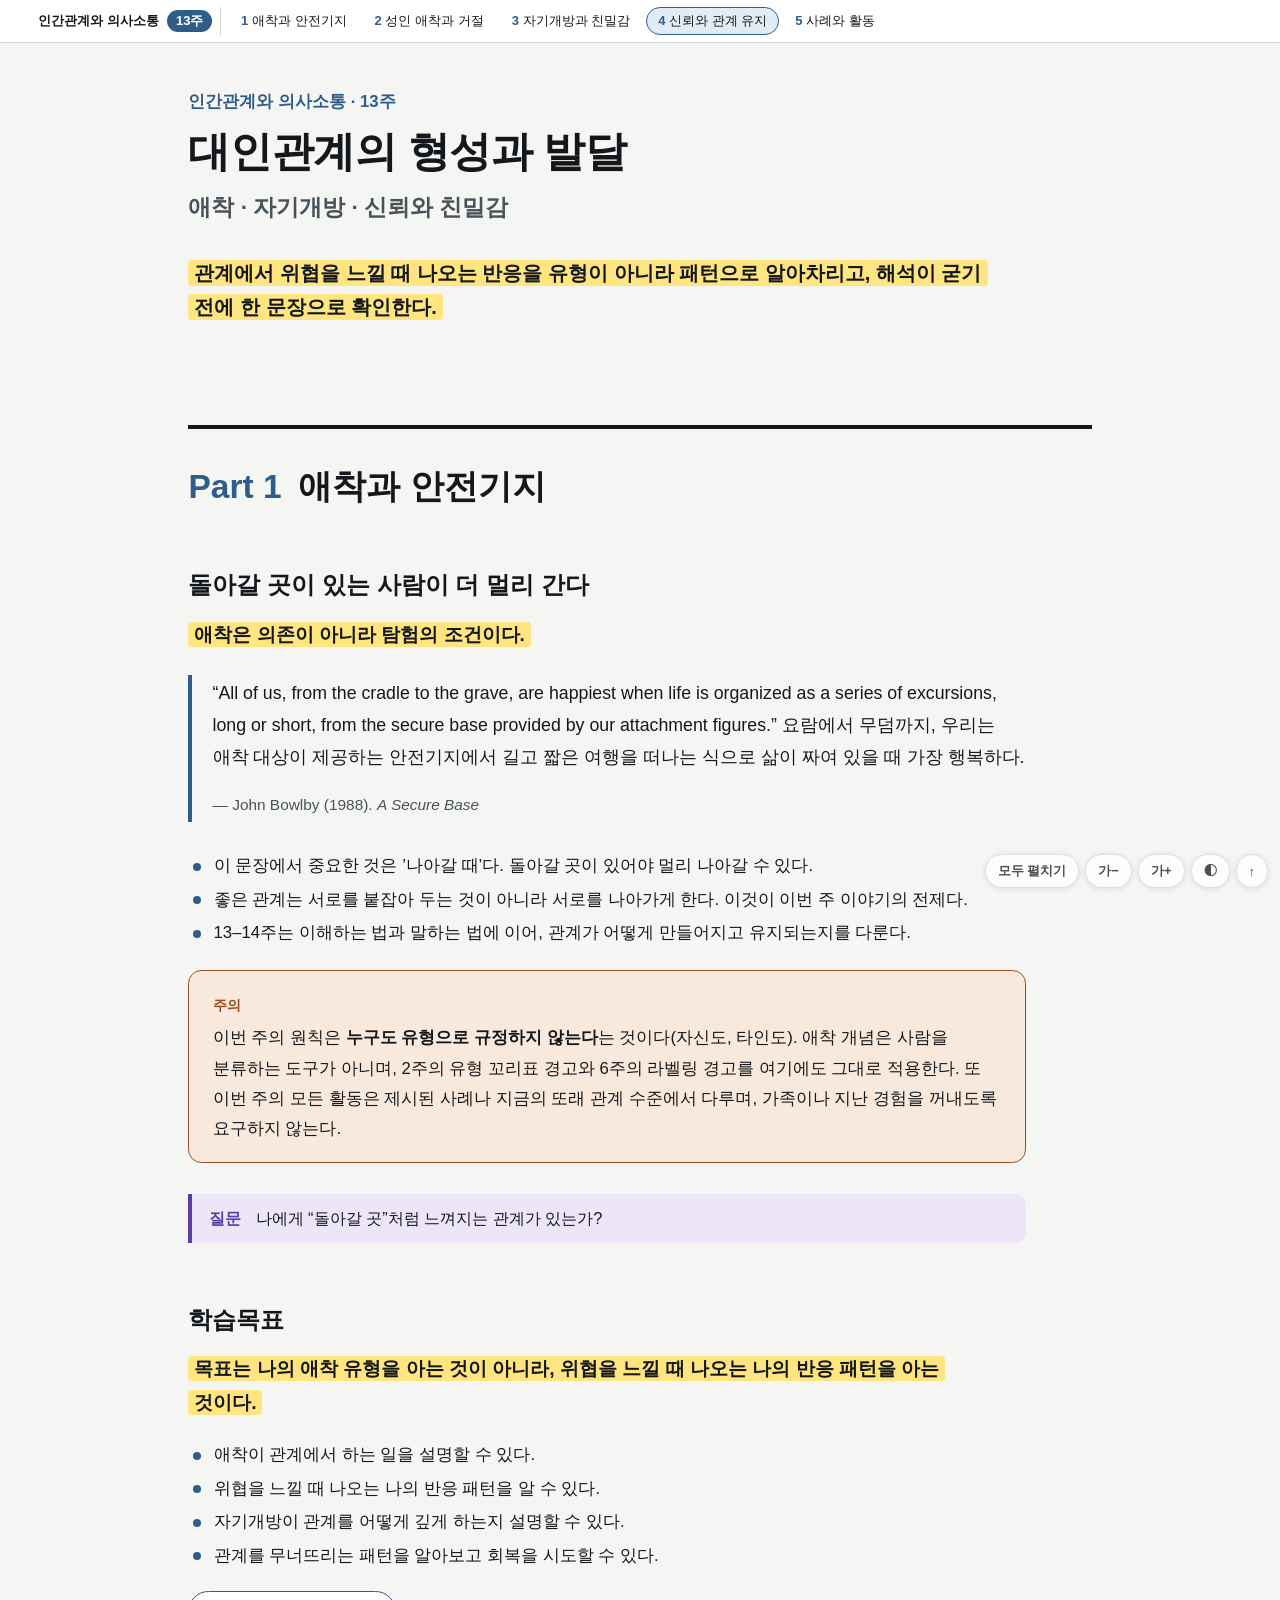
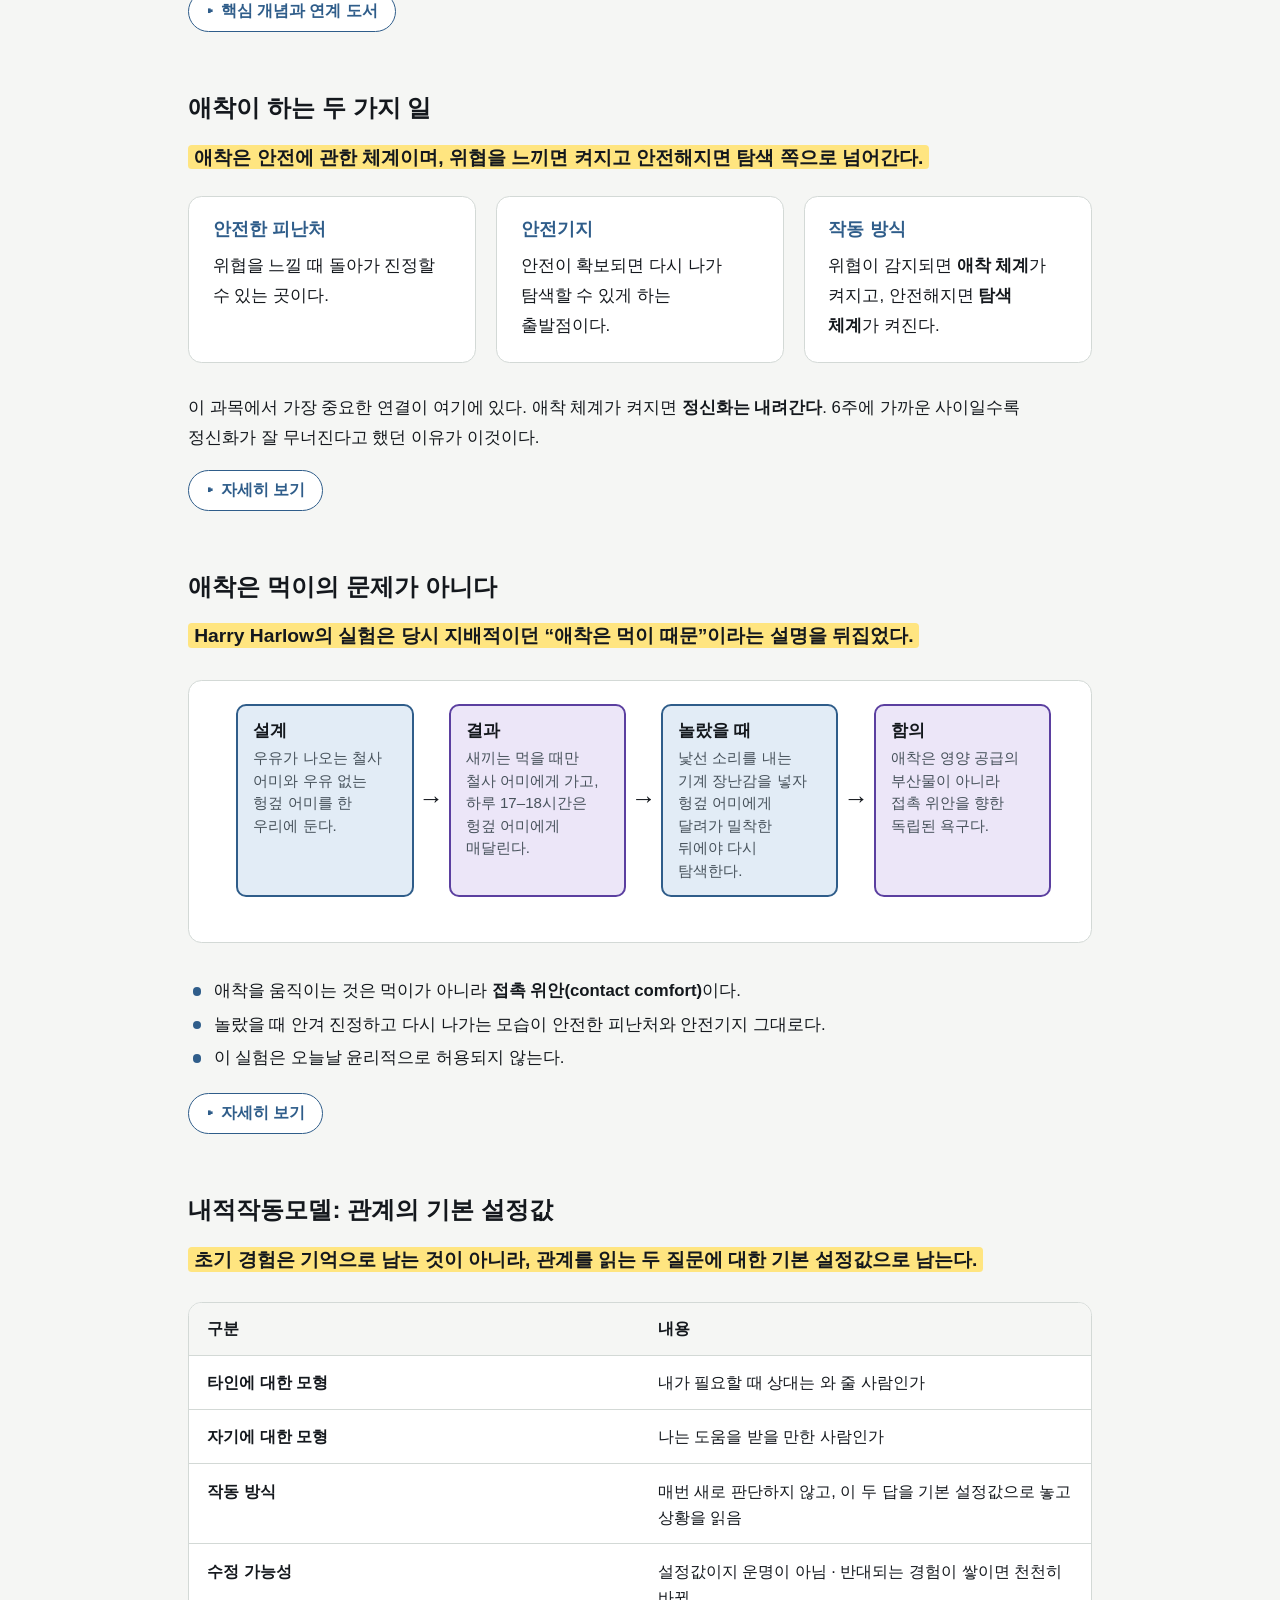
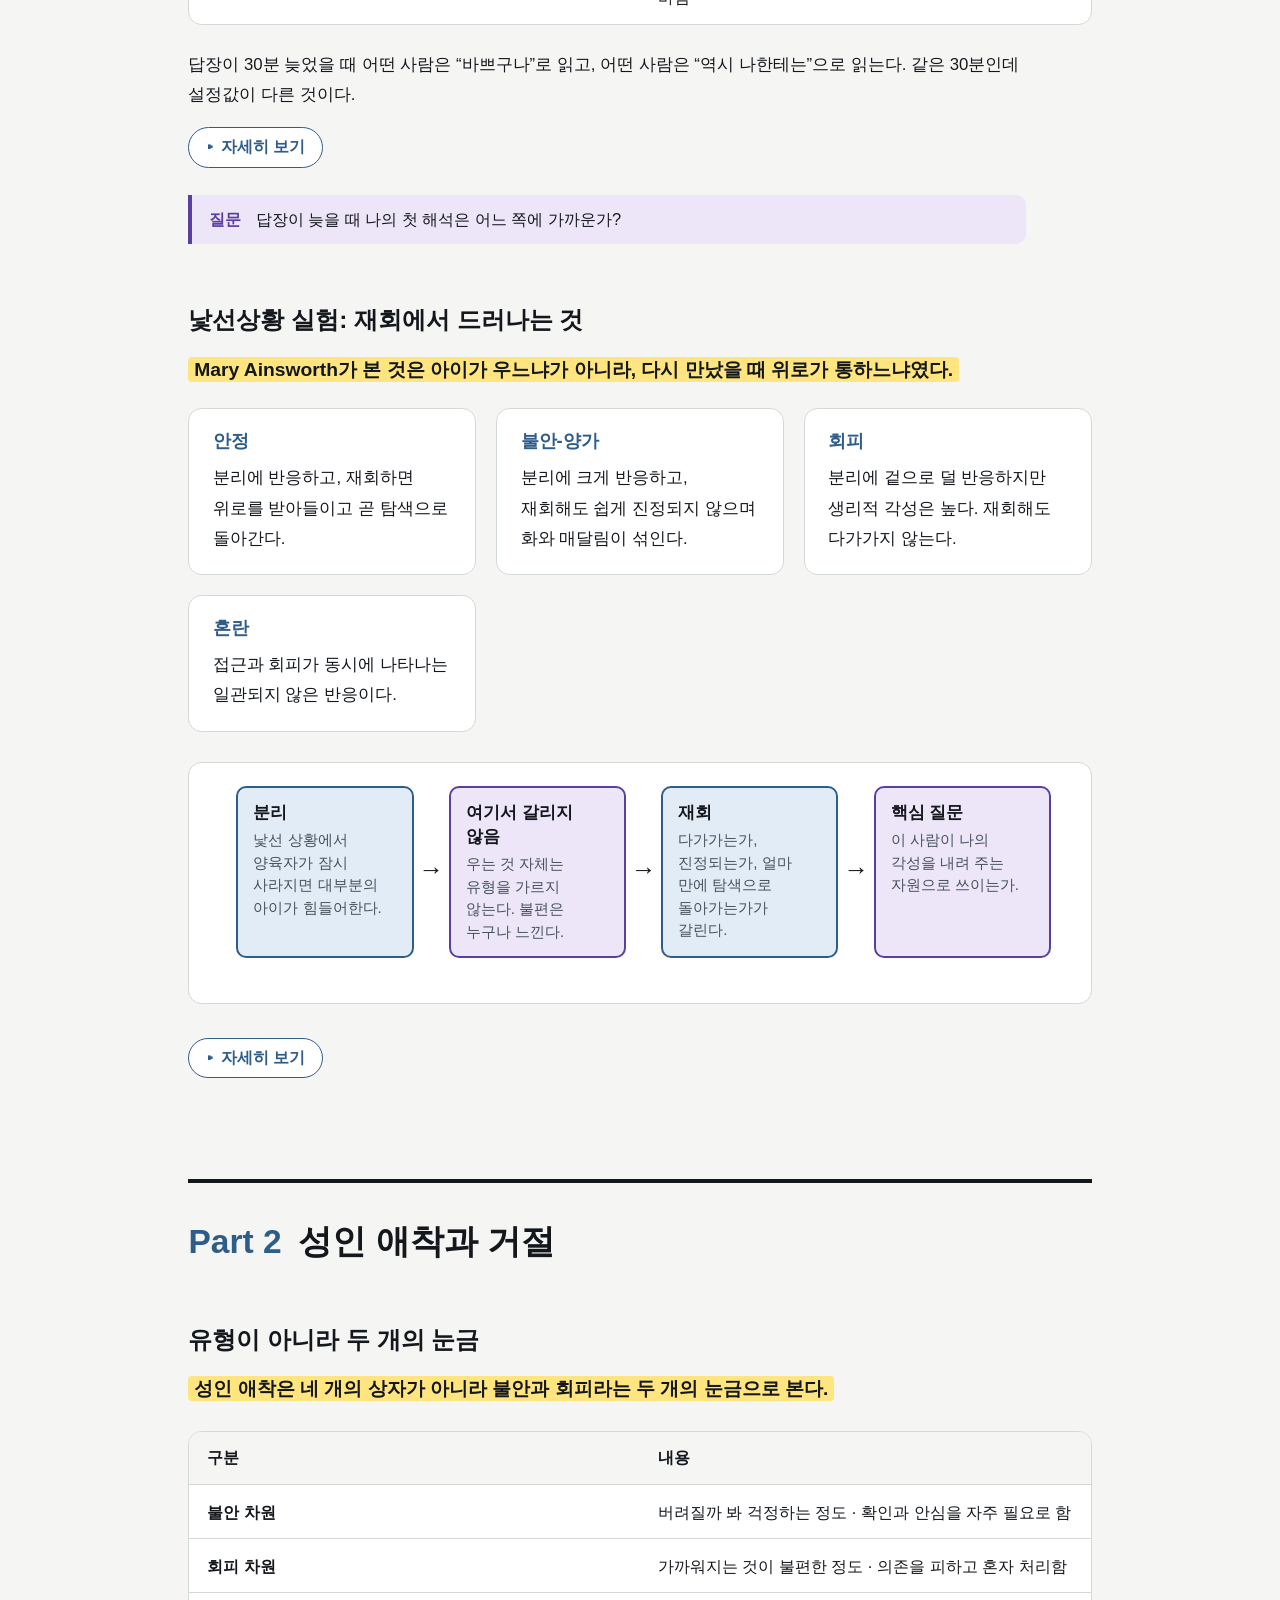
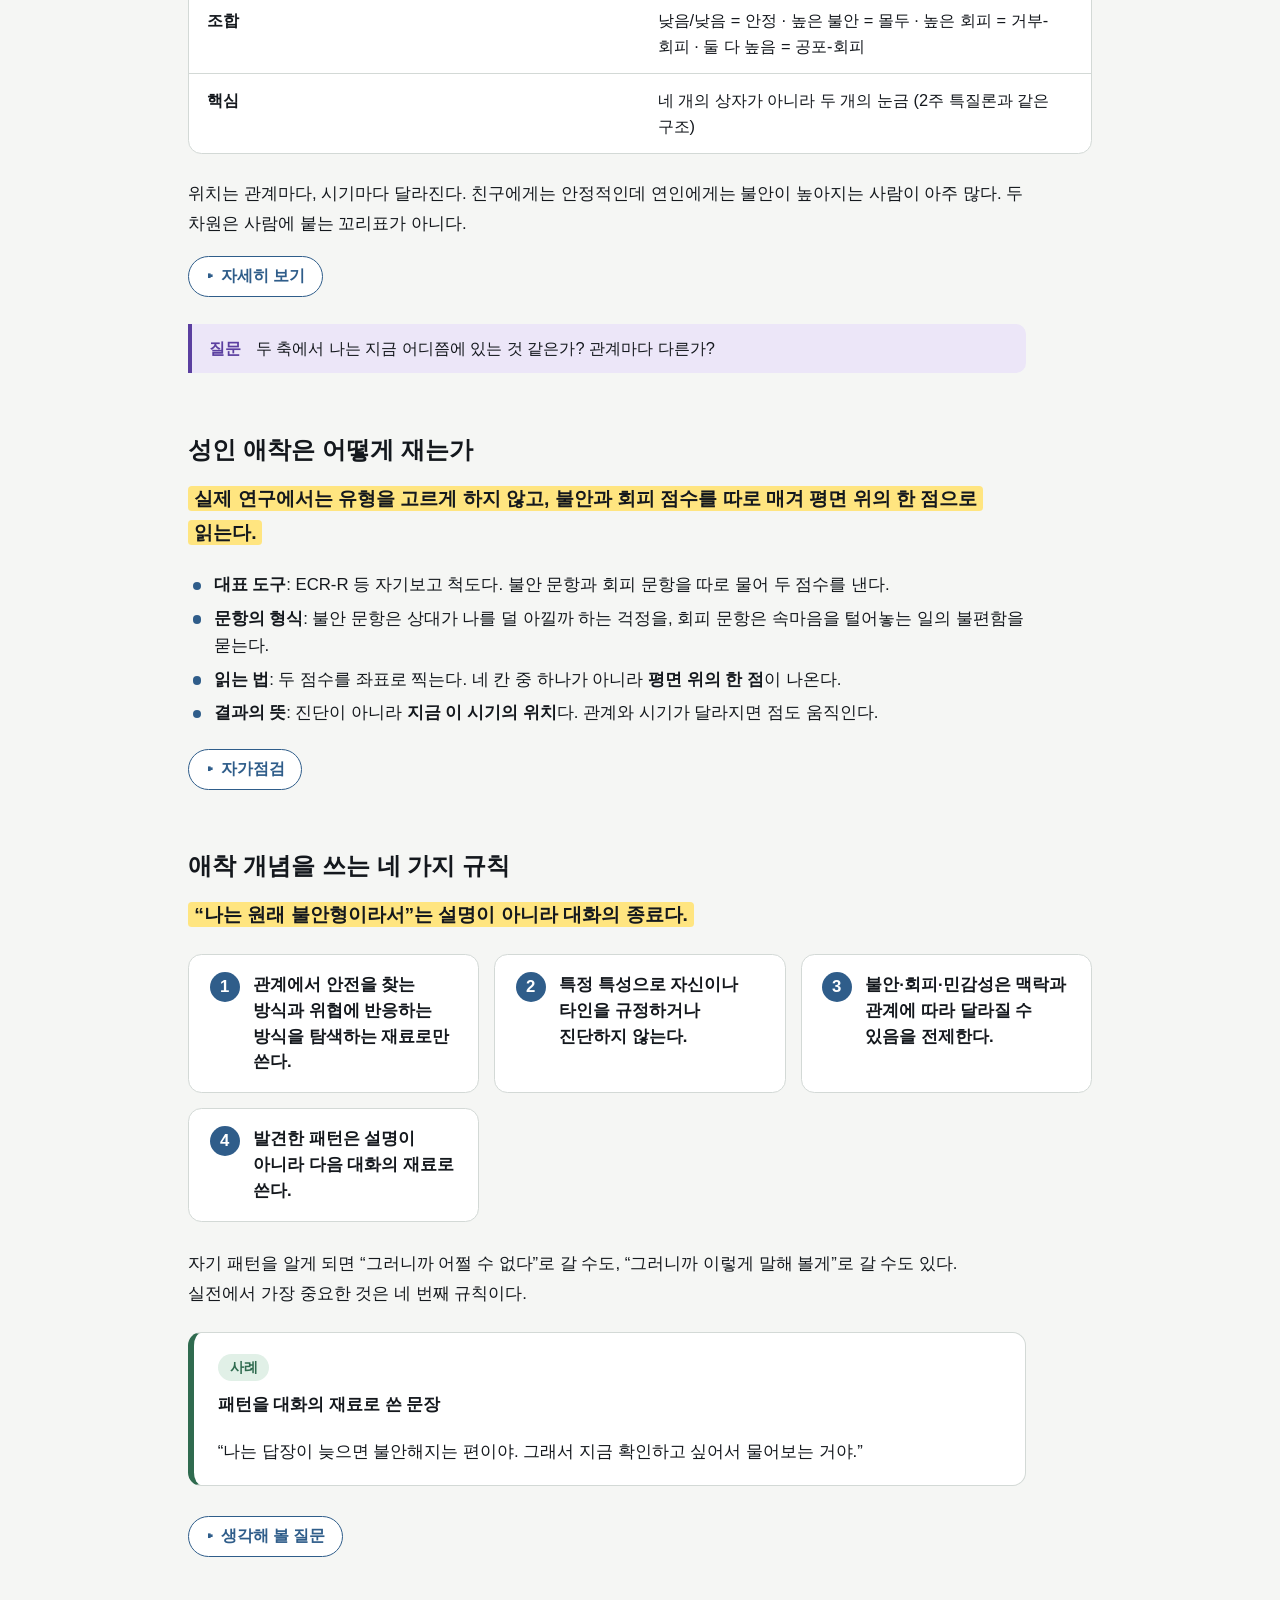
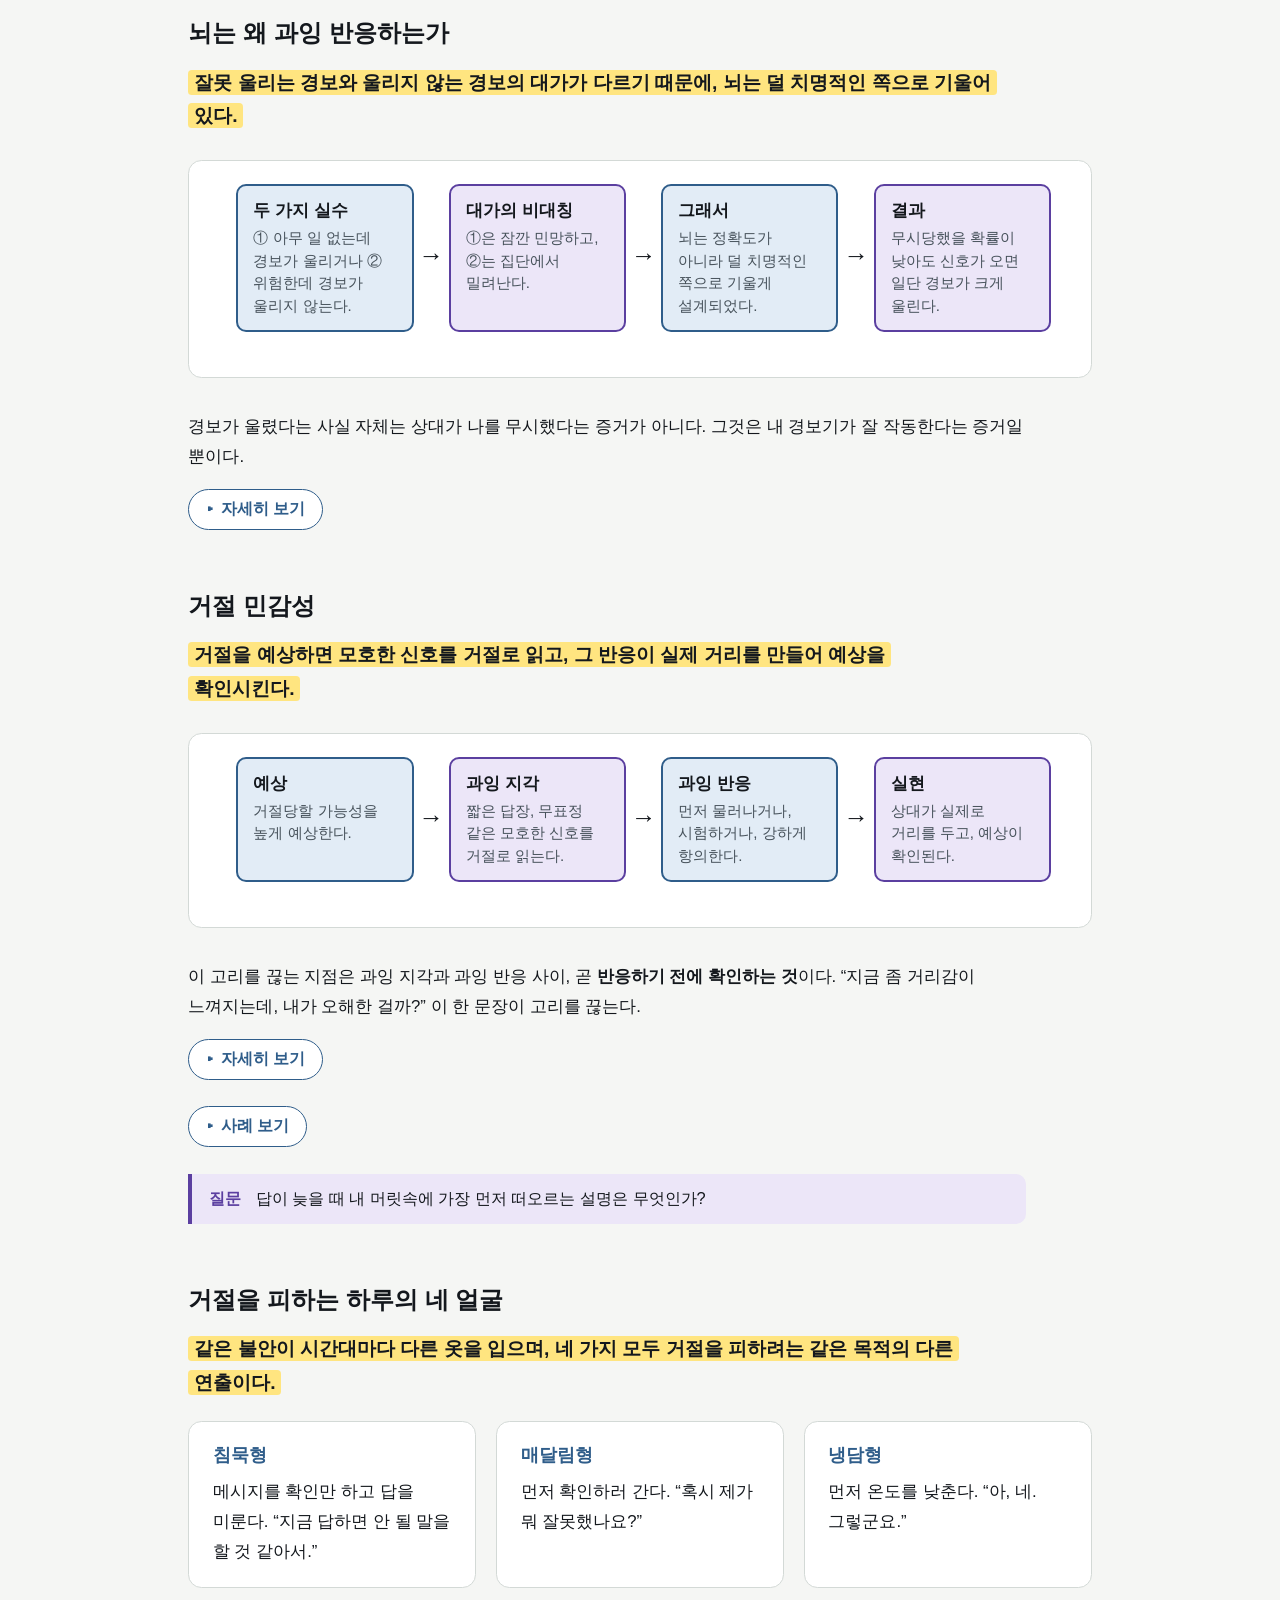
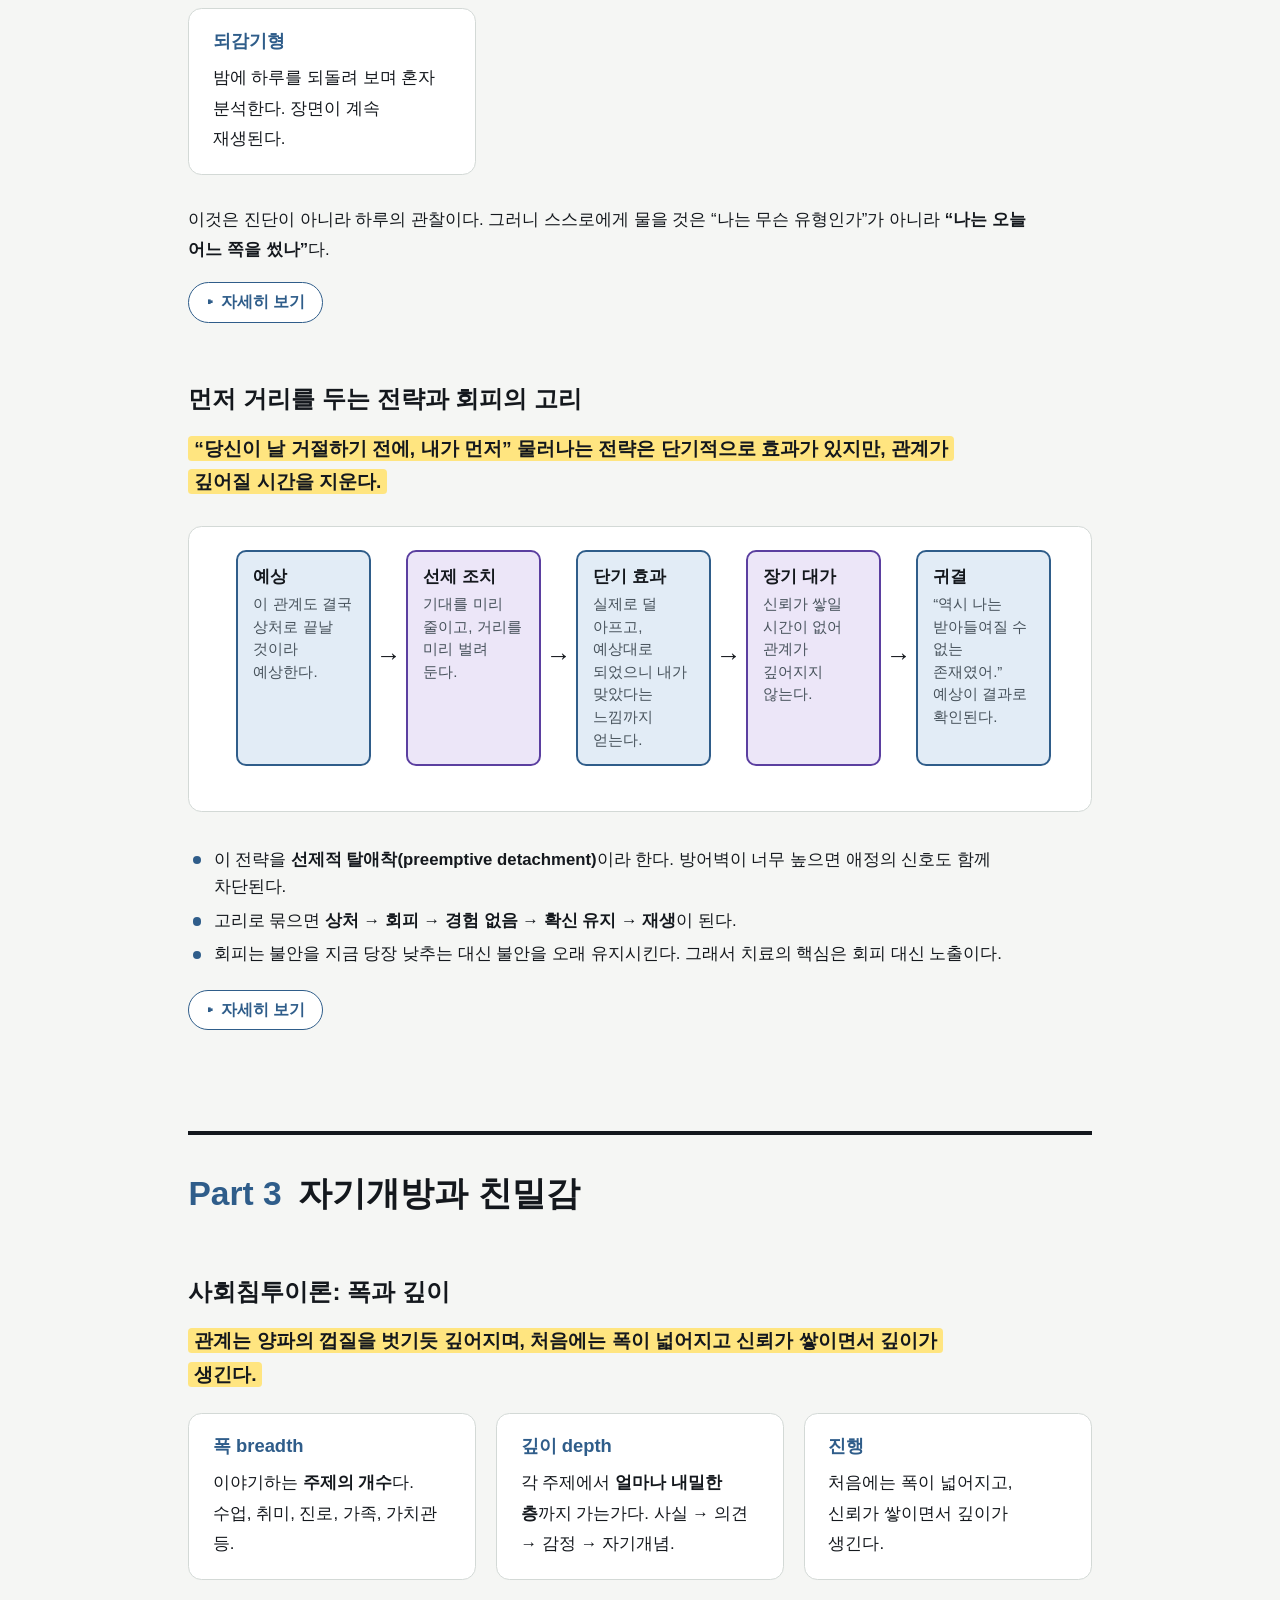
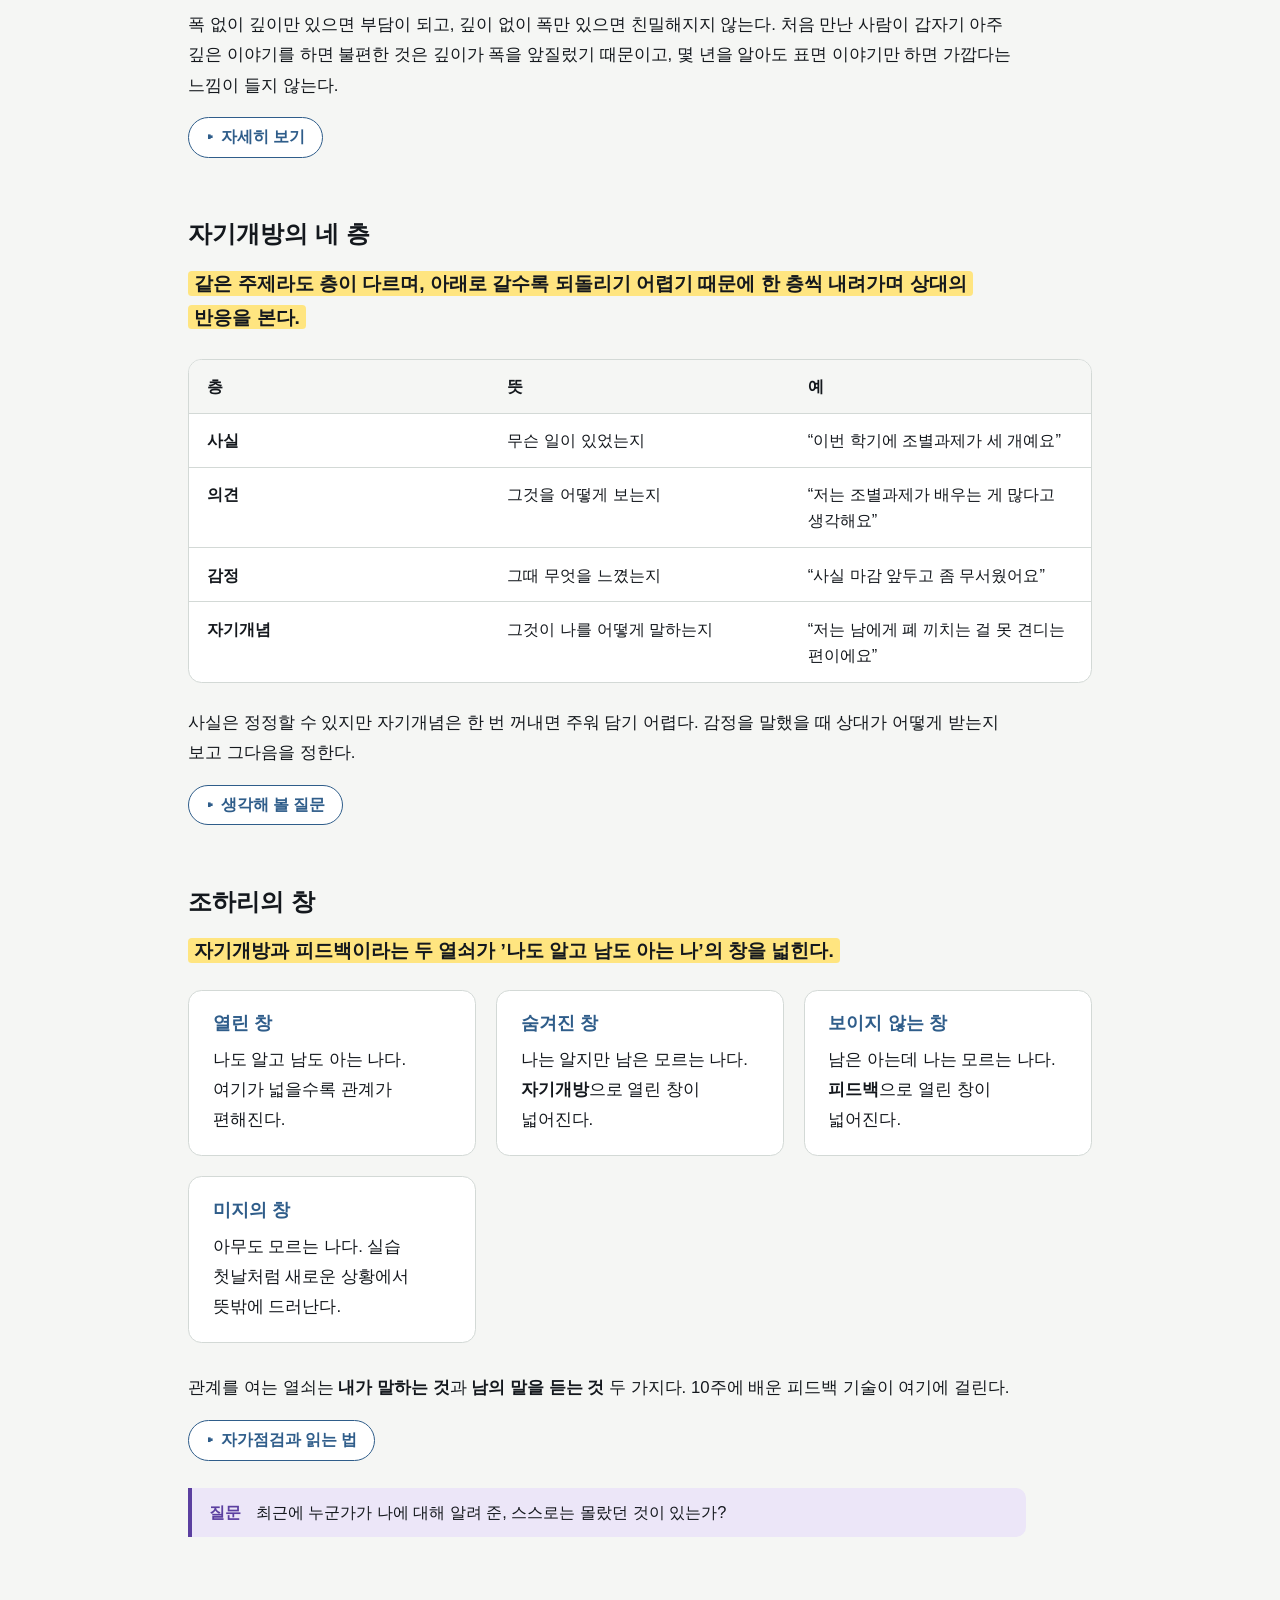
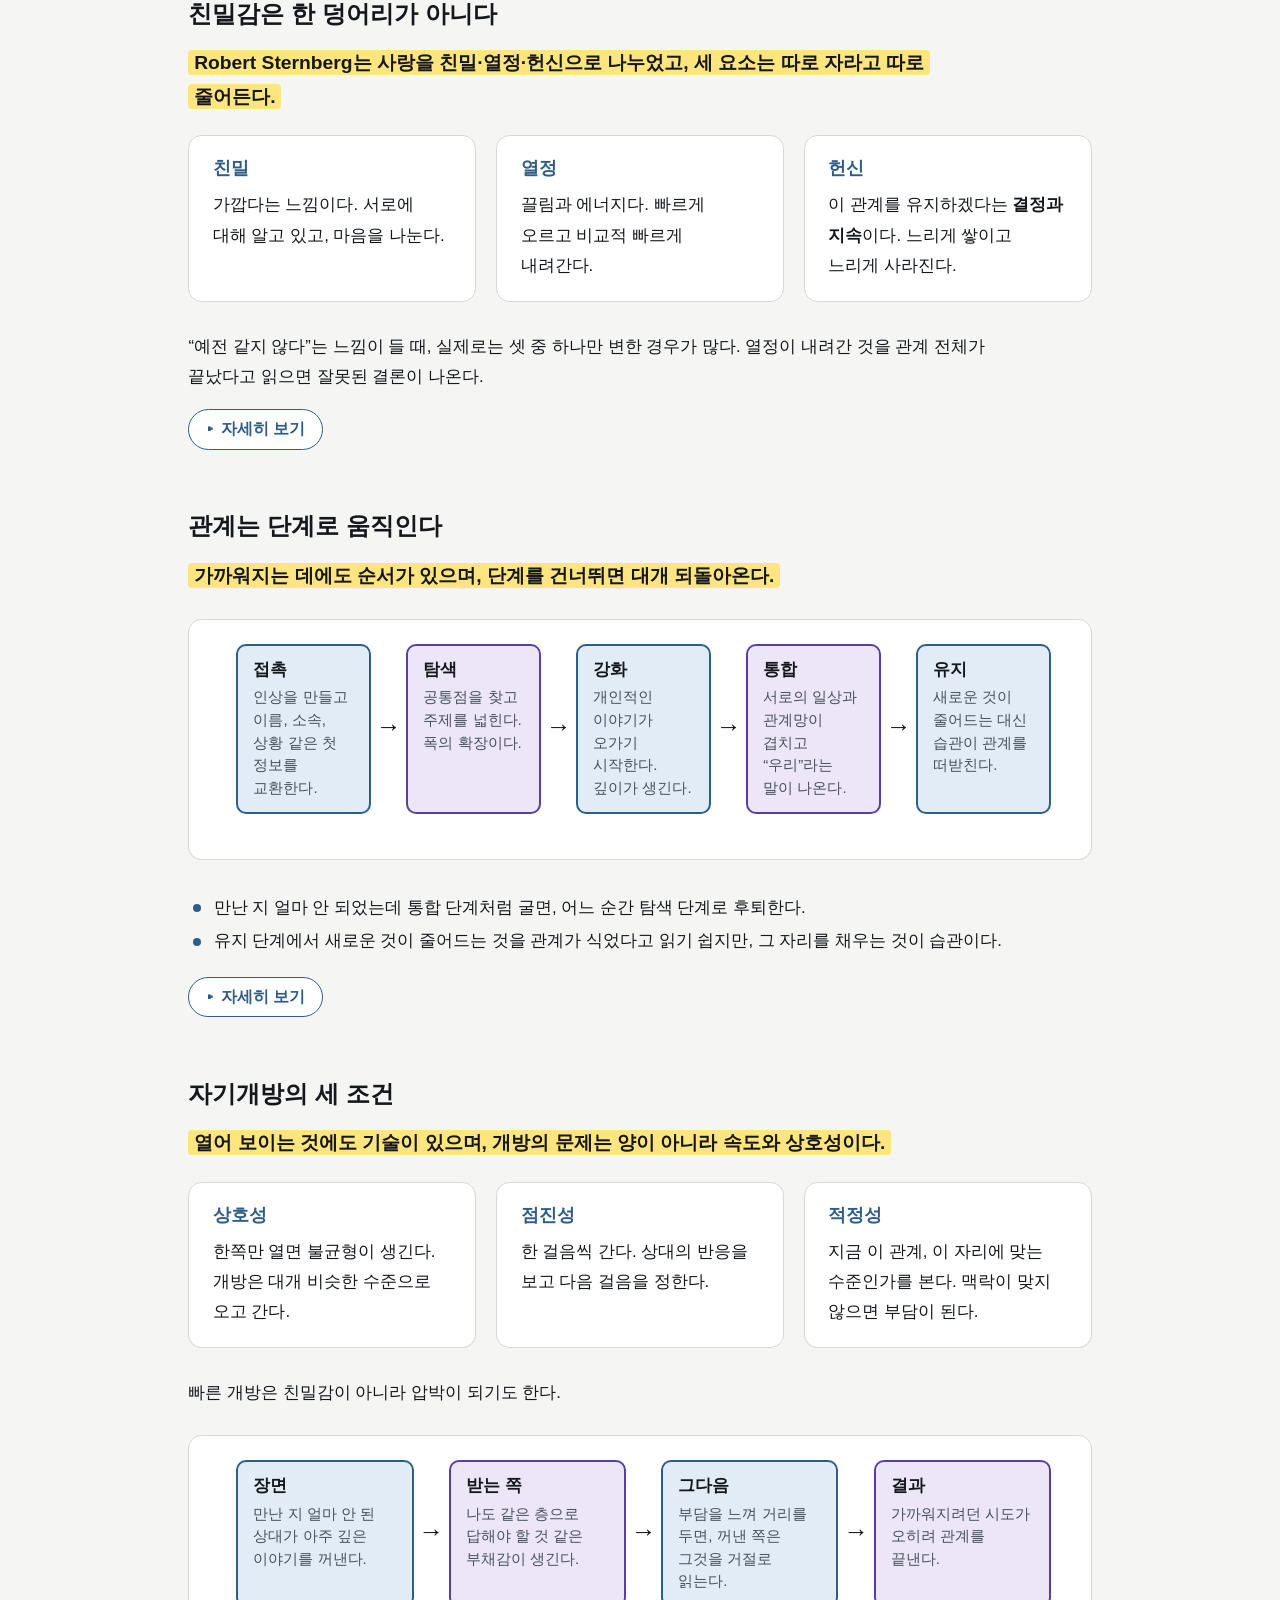
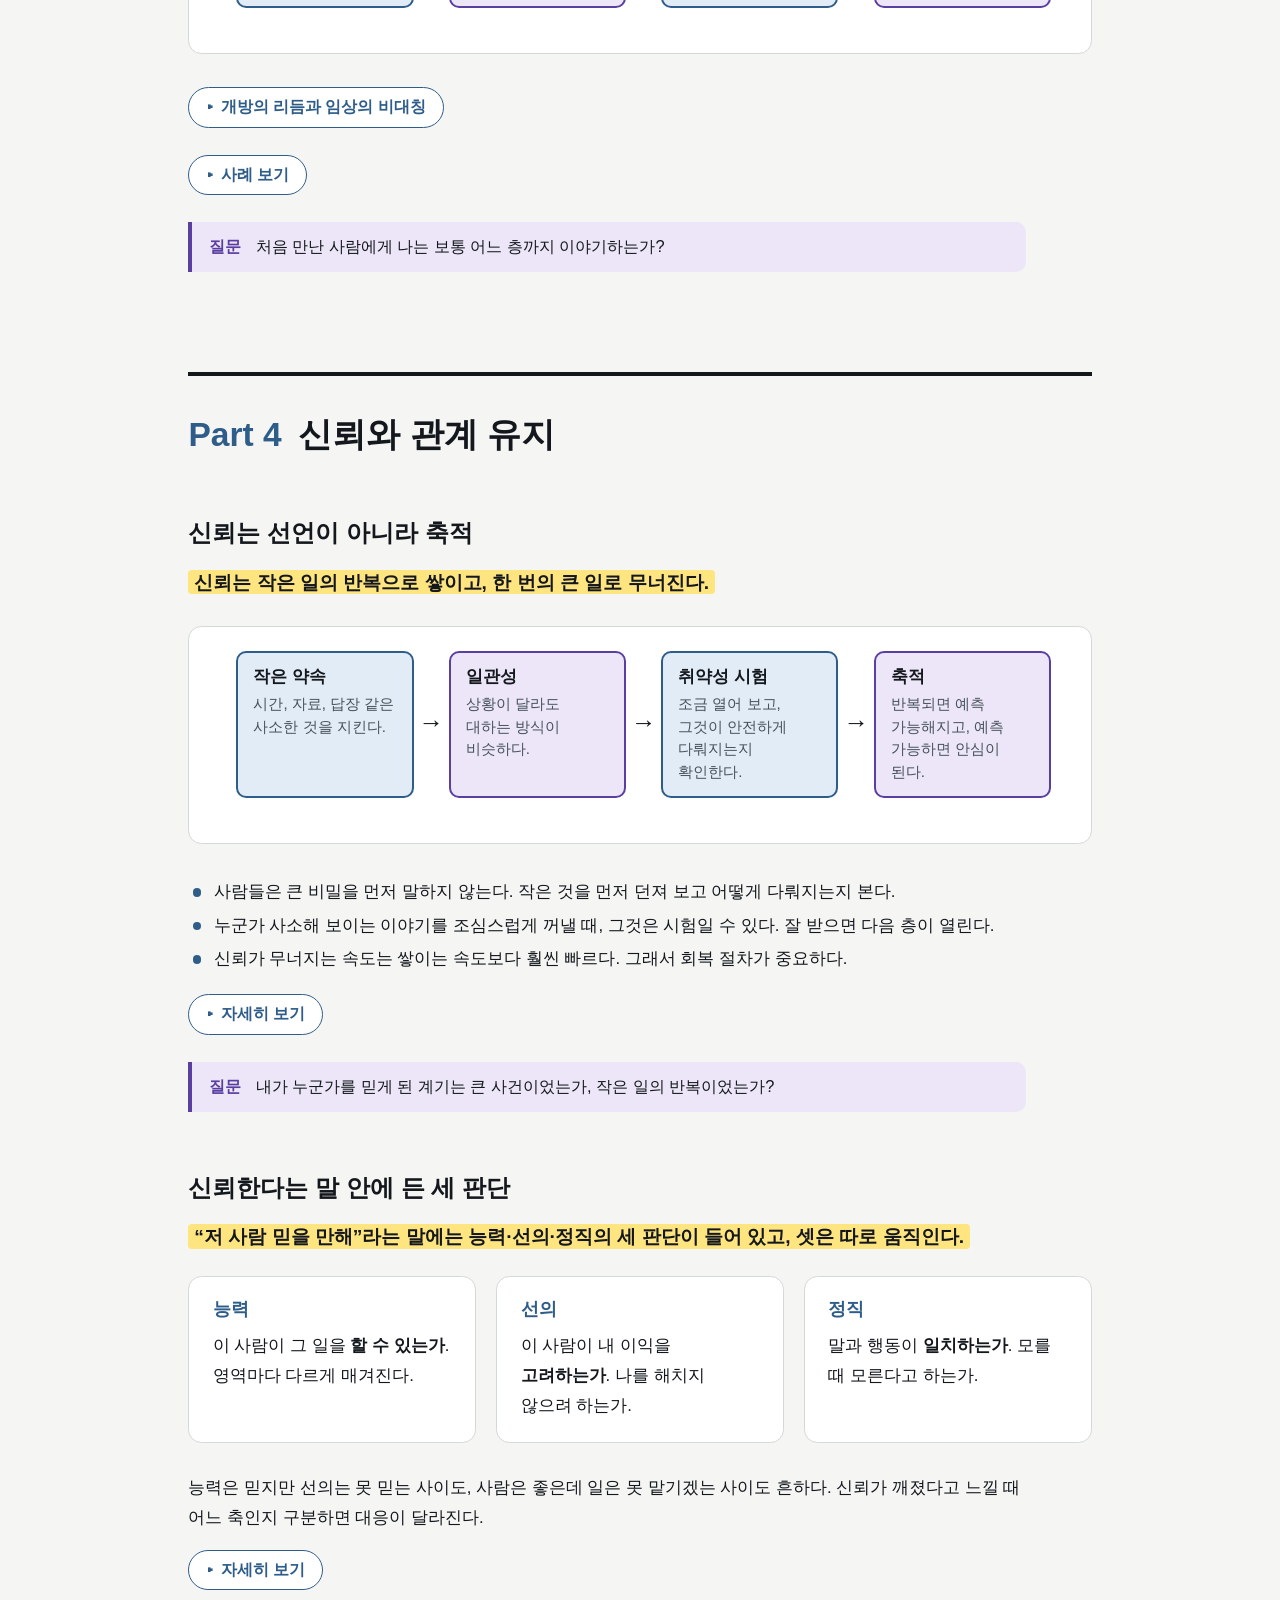
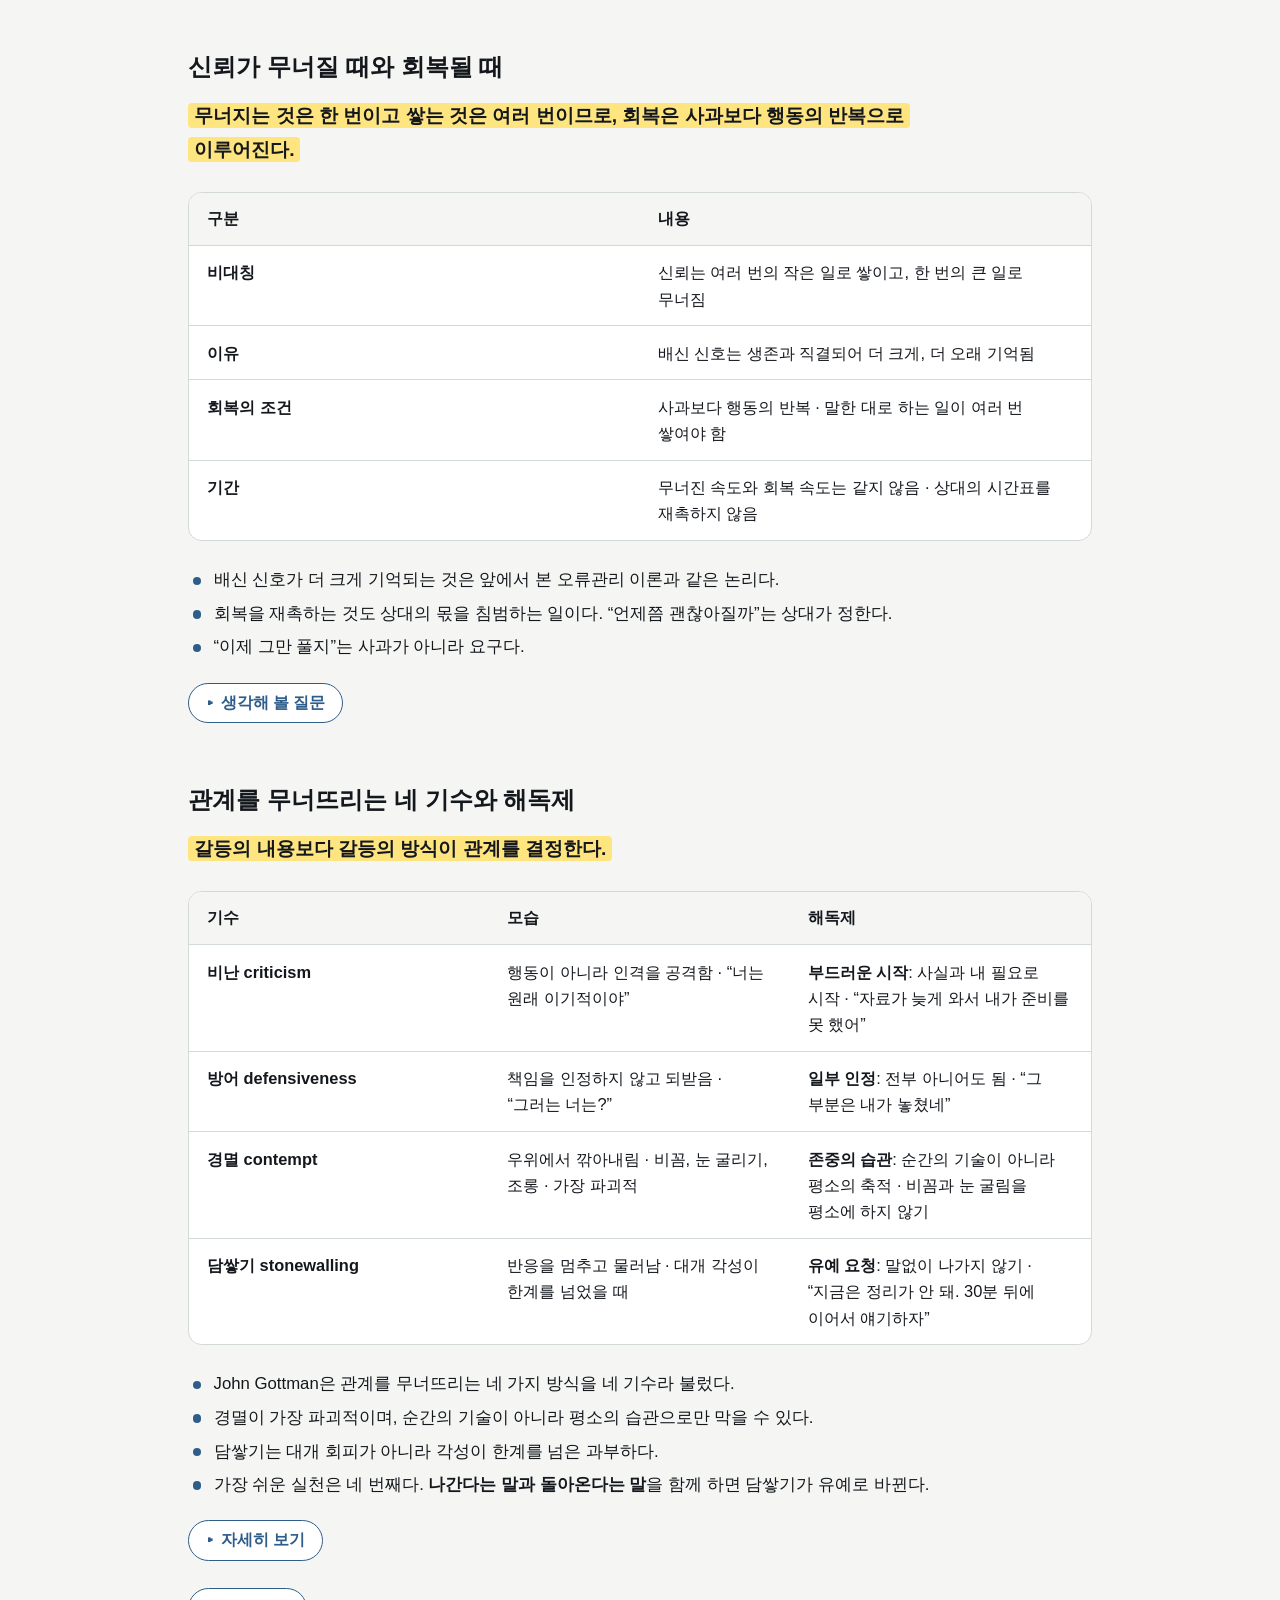
<file: docs/week13.html>
<!doctype html>
<html lang="ko">
<head>
<meta charset="utf-8">
<meta name="viewport" content="width=device-width, initial-scale=1, viewport-fit=cover">
<title>13주 대인관계의 형성과 발달 · 인간관계와 의사소통</title>
<link rel="stylesheet" href="assets/style.css?v=20261128173144">
<script>
(function (r) {
  try {
    var s = window.localStorage, t = s.getItem("hrc-theme"), z = parseFloat(s.getItem("hrc-zoom"));
    if (t === "light" || t === "dark") r.setAttribute("data-theme", t);
    if (z >= 0.8 && z <= 1.6) r.style.setProperty("--zoom", String(z));
  } catch (e) {}
})(document.documentElement);
</script>
</head>
<body>
<nav class="bar" aria-label="이 장의 차례">
  <div class="bar-in">
    <a class="brand" href="index.html">인간관계와 의사소통</a>
    <span class="wk">13주</span>
    <div class="tabs"><ul>
<li><a href="#애착과-안전기지" id="toc-애착과-안전기지">애착과
안전기지</a></li>
<li><a href="#성인-애착과-거절" id="toc-성인-애착과-거절">성인 애착과
거절</a></li>
<li><a href="#자기개방과-친밀감" id="toc-자기개방과-친밀감">자기개방과
친밀감</a></li>
<li><a href="#신뢰와-관계-유지" id="toc-신뢰와-관계-유지">신뢰와 관계
유지</a></li>
<li><a href="#사례와-활동" id="toc-사례와-활동">사례와 활동</a></li>
</ul></div>
  </div>
</nav>

<main class="wrap">
<header class="head" id="top">
  <p class="eyebrow">인간관계와 의사소통 · 13주</p>
  <h1>대인관계의 형성과 발달</h1>
  <p class="sub">애착 · 자기개방 · 신뢰와 친밀감</p>
  <p class="key"><mark>관계에서 위협을 느낄 때 나오는 반응을 유형이
아니라 패턴으로 알아차리고, 해석이 굳기 전에 한 문장으로
확인한다.</mark></p>
</header>

<section id="애착과-안전기지" class="level2">
<h2>애착과 안전기지</h2>
<section id="돌아갈-곳이-있는-사람이-더-멀리-간다" class="level3">
<h3>돌아갈 곳이 있는 사람이 더 멀리 간다</h3>
<div class="lead">
<p>애착은 의존이 아니라 탐험의 조건이다.</p>
</div>
<div class="quote">
<p>“All of us, from the cradle to the grave, are happiest when life is
organized as a series of excursions, long or short, from the secure base
provided by our attachment figures.” 요람에서 무덤까지, 우리는 애착
대상이 제공하는 안전기지에서 길고 짧은 여행을 떠나는 식으로 삶이 짜여
있을 때 가장 행복하다.</p>
<p>— John Bowlby (1988). <em>A Secure Base</em></p>
</div>
<ul>
<li>이 문장에서 중요한 것은 ’나아갈 때’다. 돌아갈 곳이 있어야 멀리
나아갈 수 있다.</li>
<li>좋은 관계는 서로를 붙잡아 두는 것이 아니라 서로를 나아가게 한다.
이것이 이번 주 이야기의 전제다.</li>
<li>13–14주는 이해하는 법과 말하는 법에 이어, 관계가 어떻게 만들어지고
유지되는지를 다룬다.</li>
</ul>
<div class="note">
<p>이번 주의 원칙은 <strong>누구도 유형으로 규정하지 않는다</strong>는
것이다(자신도, 타인도). 애착 개념은 사람을 분류하는 도구가 아니며, 2주의
유형 꼬리표 경고와 6주의 라벨링 경고를 여기에도 그대로 적용한다. 또 이번
주의 모든 활동은 제시된 사례나 지금의 또래 관계 수준에서 다루며,
가족이나 지난 경험을 꺼내도록 요구하지 않는다.</p>
</div>
<div class="question">
<p>나에게 “돌아갈 곳”처럼 느껴지는 관계가 있는가?</p>
</div>
</section>
<section id="학습목표" class="level3">
<h3>학습목표</h3>
<div class="lead">
<p>목표는 나의 애착 유형을 아는 것이 아니라, 위협을 느낄 때 나오는 나의
반응 패턴을 아는 것이다.</p>
</div>
<ul>
<li>애착이 관계에서 하는 일을 설명할 수 있다.</li>
<li>위협을 느낄 때 나오는 나의 반응 패턴을 알 수 있다.</li>
<li>자기개방이 관계를 어떻게 깊게 하는지 설명할 수 있다.</li>
<li>관계를 무너뜨리는 패턴을 알아보고 회복을 시도할 수 있다.</li>
</ul>
<details class="more"><summary>핵심 개념과 연계 도서</summary><div class="more-body">
<p>학습목표를 더 자세히 쓰면 다음과 같다. 애착의 기능(안전기지·안전한
피난처)과 성인 애착의 두 차원을 설명할 수 있다. 애착 개념을 ’유형
진단’이 아니라 ’반응 성찰의 재료’로 쓰는 이유를 말할 수 있다.
사회침투이론의 폭과 깊이로 자기개방의 진행을 설명하고, 상호성과 적정성을
판단할 수 있다. 관계를 무너뜨리는 네 가지 소통 패턴을 알아보고 회복
시도를 만들 수 있다.</p>
<p>핵심 개념어는 애착(attachment), 안전기지(secure base), 안전한
피난처(safe haven), 낯선상황 실험, 성인 애착의 두 차원(불안·회피), 거절
민감성(rejection sensitivity), 사회침투이론(폭·깊이),
자기개방(self-disclosure), 상호성(reciprocity), 신뢰, John Gottman의 네
기수, 회복 시도(repair attempt)다.</p>
<p>연계 도서로 박한선(2026)의 『거절불안』(김영사)이 있다. 거절 민감성을
진화인류학과 정신의학으로 풀어 놓은 책으로, 이번 주 거절 민감성 부분과
바로 이어진다. 이승연(2026)의 『손절사회』(어크로스)는 관계를 손익으로
계산하는 문화를 다룬다.</p>
</div></details>
</section>
<section id="애착이-하는-두-가지-일" class="level3">
<h3>애착이 하는 두 가지 일</h3>
<div class="lead">
<p>애착은 안전에 관한 체계이며, 위협을 느끼면 켜지고 안전해지면 탐색
쪽으로 넘어간다.</p>
</div>
<div class="cards">
<section id="안전한-피난처" class="level4 card">
<h4>안전한 피난처</h4>
<p>위협을 느낄 때 돌아가 진정할 수 있는 곳이다.</p>
</section>
<section id="안전기지" class="level4 card">
<h4>안전기지</h4>
<p>안전이 확보되면 다시 나가 탐색할 수 있게 하는 출발점이다.</p>
</section>
<section id="작동-방식" class="level4 card">
<h4>작동 방식</h4>
<p>위협이 감지되면 <strong>애착 체계</strong>가 켜지고, 안전해지면
<strong>탐색 체계</strong>가 켜진다.</p>
</section>
</div>
<p>이 과목에서 가장 중요한 연결이 여기에 있다. 애착 체계가 켜지면
<strong>정신화는 내려간다</strong>. 6주에 가까운 사이일수록 정신화가 잘
무너진다고 했던 이유가 이것이다.</p>
<details class="more"><summary>자세히 보기</summary><div class="more-body">
<p>가까운 관계에서 위협을 느끼면 애착 체계가 켜지고, 그러면 마음 읽기
기능이 내려간다. 연인이나 가족과 다툴 때 유난히 유치해지는 것은 능력이
없어서가 아니라 체계가 전환되었기 때문이다. 근거는 John Bowlby
(1969/1982), <em>Attachment and Loss</em> Vol. 1이다.</p>
<ul>
<li>긴장되는 일을 앞두고 나를 진정시켜 주는 것은 무엇인가?</li>
</ul>
</div></details>
</section>
<section id="애착은-먹이의-문제가-아니다" class="level3">
<h3>애착은 먹이의 문제가 아니다</h3>
<div class="lead">
<p>Harry Harlow의 실험은 당시 지배적이던 “애착은 먹이 때문”이라는 설명을
뒤집었다.</p>
</div>
<figure class="fig"><ol class="flow">
<li class="node"><b>설계</b><span>우유가 나오는 철사 어미와 우유 없는 헝겊 어미를 한 우리에 둔다.</span></li>
<li class="edge" aria-hidden="true"></li>
<li class="node"><b>결과</b><span>새끼는 먹을 때만 철사 어미에게 가고, 하루 17–18시간은 헝겊 어미에게
매달린다.</span></li>
<li class="edge" aria-hidden="true"></li>
<li class="node"><b>놀랐을 때</b><span>낯선 소리를 내는 기계 장난감을 넣자 헝겊 어미에게 달려가 밀착한 뒤에야
다시 탐색한다.</span></li>
<li class="edge" aria-hidden="true"></li>
<li class="node"><b>함의</b><span>애착은 영양 공급의 부산물이 아니라 접촉 위안을 향한 독립된 욕구다.</span></li>
</ol>
</figure>
<ul>
<li>애착을 움직이는 것은 먹이가 아니라 <strong>접촉 위안(contact
comfort)</strong>이다.</li>
<li>놀랐을 때 안겨 진정하고 다시 나가는 모습이 안전한 피난처와 안전기지
그대로다.</li>
<li>이 실험은 오늘날 윤리적으로 허용되지 않는다.</li>
</ul>
<details class="more"><summary>자세히 보기</summary><div class="more-body">
<p>1950년대까지 학계의 설명은 단순했다. 아이가 어머니에게 붙어 있는 것은
먹을 것을 주기 때문이라는 것이다. Harry F. Harlow (1958)의 「The Nature
of Love」가 이 설명을 실험으로 무너뜨렸다.</p>
<p>실험의 결과가 지닌 가치와 별개로, 오늘날 윤리적으로 결코 허용되지
않을 실험이라는 점도 함께 기억해 둔다.</p>
<ul>
<li>내가 불안할 때 찾아가는 ’헝겊 어미’는 무엇인가? 사람일 수도, 장소일
수도, 습관일 수도 있다.</li>
</ul>
</div></details>
</section>
<section id="내적작동모델-관계의-기본-설정값" class="level3">
<h3>내적작동모델: 관계의 기본 설정값</h3>
<div class="lead">
<p>초기 경험은 기억으로 남는 것이 아니라, 관계를 읽는 두 질문에 대한
기본 설정값으로 남는다.</p>
</div>
<div class="tbl">
<table>
<colgroup>
<col style="width: 50%" />
<col style="width: 50%" />
</colgroup>
<thead>
<tr>
<th>구분</th>
<th>내용</th>
</tr>
</thead>
<tbody>
<tr>
<td><strong>타인에 대한 모형</strong></td>
<td>내가 필요할 때 상대는 와 줄 사람인가</td>
</tr>
<tr>
<td><strong>자기에 대한 모형</strong></td>
<td>나는 도움을 받을 만한 사람인가</td>
</tr>
<tr>
<td><strong>작동 방식</strong></td>
<td>매번 새로 판단하지 않고, 이 두 답을 기본 설정값으로 놓고 상황을
읽음</td>
</tr>
<tr>
<td><strong>수정 가능성</strong></td>
<td>설정값이지 운명이 아님 · 반대되는 경험이 쌓이면 천천히 바뀜</td>
</tr>
</tbody>
</table>
</div>
<p>답장이 30분 늦었을 때 어떤 사람은 “바쁘구나”로 읽고, 어떤 사람은
“역시 나한테는”으로 읽는다. 같은 30분인데 설정값이 다른 것이다.</p>
<details class="more"><summary>자세히 보기</summary><div class="more-body">
<p>내적작동모델(internal working model)은 John Bowlby가 남긴 개념 가운데
가장 쓸모 있는 것으로 꼽힌다(John Bowlby, 1973, <em>Attachment and
Loss</em> Vol. 2). 자기 모형은 뒤에 나올 불안 축으로, 타인 모형은 회피
축으로 이어진다(Bartholomew &amp; Horowitz, 1991).</p>
<p>설정값은 바뀔 수 있지만 빨리 바뀌지는 않는다. 그래서 이번 주에 배울
것은 설정값을 바꾸는 법이 아니라 <strong>설정값이 켜졌다는 것을
알아차리는 법</strong>이다.</p>
</div></details>
<div class="question">
<p>답장이 늦을 때 나의 첫 해석은 어느 쪽에 가까운가?</p>
</div>
</section>
<section id="낯선상황-실험-재회에서-드러나는-것" class="level3">
<h3>낯선상황 실험: 재회에서 드러나는 것</h3>
<div class="lead">
<p>Mary Ainsworth가 본 것은 아이가 우느냐가 아니라, 다시 만났을 때
위로가 통하느냐였다.</p>
</div>
<div class="cards">
<section id="안정" class="level4 card">
<h4>안정</h4>
<p>분리에 반응하고, 재회하면 위로를 받아들이고 곧 탐색으로 돌아간다.</p>
</section>
<section id="불안-양가" class="level4 card">
<h4>불안-양가</h4>
<p>분리에 크게 반응하고, 재회해도 쉽게 진정되지 않으며 화와 매달림이
섞인다.</p>
</section>
<section id="회피" class="level4 card">
<h4>회피</h4>
<p>분리에 겉으로 덜 반응하지만 생리적 각성은 높다. 재회해도 다가가지
않는다.</p>
</section>
<section id="혼란" class="level4 card">
<h4>혼란</h4>
<p>접근과 회피가 동시에 나타나는 일관되지 않은 반응이다.</p>
</section>
</div>
<figure class="fig"><ol class="flow">
<li class="node"><b>분리</b><span>낯선 상황에서 양육자가 잠시 사라지면 대부분의 아이가 힘들어한다.</span></li>
<li class="edge" aria-hidden="true"></li>
<li class="node"><b>여기서 갈리지 않음</b><span>우는 것 자체는 유형을 가르지 않는다. 불편은 누구나 느낀다.</span></li>
<li class="edge" aria-hidden="true"></li>
<li class="node"><b>재회</b><span>다가가는가, 진정되는가, 얼마 만에 탐색으로 돌아가는가가 갈린다.</span></li>
<li class="edge" aria-hidden="true"></li>
<li class="node"><b>핵심 질문</b><span>이 사람이 나의 각성을 내려 주는 자원으로 쓰이는가.</span></li>
</ol>
</figure>
<details class="more"><summary>자세히 보기</summary><div class="more-body">
<p>앞의 세 유형이 Mary Ainsworth (1978)의 분류이고, 혼란은 Mary Main
&amp; Judith Solomon (1990)이 뒤에 추가했다. 관찰의 초점은 ’분리’가
아니라 <strong>재회에서 무엇이 일어나는가</strong>였다.</p>
<p>회피를 눈여겨볼 만하다. 겉으로는 아무렇지 않아 보이는데 심박수는
올라가 있었다. 태연함이 곧 괜찮음은 아니라는 뜻이며, 3주의
억제(expressive suppression)와 같은 구조다.</p>
<p>네 번째 질문이 이번 주의 핵심 문장이다. 6주의 각성과 정신화를
떠올리면, 각성을 함께 내려 줄 사람이 있을 때 정신화가 살아난다. 이
논리는 성인 관계에도 그대로 이어진다. 관계의 질은 갈등이 있느냐가 아니라
<strong>갈등 뒤에 무엇이 일어나느냐</strong>로 드러난다. 싸우지 않는
관계가 좋은 관계가 아니라, 싸운 다음에 돌아올 수 있는 관계가 좋은
관계다. 뒤에 나올 회복 시도가 같은 논리다.</p>
<ul>
<li>오랜만에 만난 친구와 다시 편해지기까지 나는 보통 얼마나
걸리는가?</li>
<li>갈등 뒤에 나는 먼저 다가가는 편인가, 시간을 두는 편인가? 상대는
그것을 어떻게 읽을까?</li>
</ul>
</div></details>
</section>
</section>
<section id="성인-애착과-거절" class="level2">
<h2>성인 애착과 거절</h2>
<section id="유형이-아니라-두-개의-눈금" class="level3">
<h3>유형이 아니라 두 개의 눈금</h3>
<div class="lead">
<p>성인 애착은 네 개의 상자가 아니라 불안과 회피라는 두 개의 눈금으로
본다.</p>
</div>
<div class="tbl">
<table>
<colgroup>
<col style="width: 50%" />
<col style="width: 50%" />
</colgroup>
<thead>
<tr>
<th>구분</th>
<th>내용</th>
</tr>
</thead>
<tbody>
<tr>
<td><strong>불안 차원</strong></td>
<td>버려질까 봐 걱정하는 정도 · 확인과 안심을 자주 필요로 함</td>
</tr>
<tr>
<td><strong>회피 차원</strong></td>
<td>가까워지는 것이 불편한 정도 · 의존을 피하고 혼자 처리함</td>
</tr>
<tr>
<td><strong>조합</strong></td>
<td>낮음/낮음 = 안정 · 높은 불안 = 몰두 · 높은 회피 = 거부-회피 · 둘 다
높음 = 공포-회피</td>
</tr>
<tr>
<td><strong>핵심</strong></td>
<td>네 개의 상자가 아니라 두 개의 눈금 (2주 특질론과 같은 구조)</td>
</tr>
</tbody>
</table>
</div>
<p>위치는 관계마다, 시기마다 달라진다. 친구에게는 안정적인데 연인에게는
불안이 높아지는 사람이 아주 많다. 두 차원은 사람에 붙는 꼬리표가
아니다.</p>
<details class="more"><summary>자세히 보기</summary><div class="more-body">
<p>두 차원 모형은 Kelly Brennan, Catherine Clark &amp; Phillip Shaver
(1998)가 정리했다. 2주에 구분한 유형론(typology)과 특질론(trait
approach)이 여기서 다시 쓰인다. “나는 회피형이야”는 유형론의 언어다.
“나는 회피 차원이 높은 편이고, 특히 상대가 감정을 강하게 표현할 때
그렇다”는 특질과 상황의 언어다.</p>
</div></details>
<div class="question">
<p>두 축에서 나는 지금 어디쯤에 있는 것 같은가? 관계마다 다른가?</p>
</div>
</section>
<section id="성인-애착은-어떻게-재는가" class="level3">
<h3>성인 애착은 어떻게 재는가</h3>
<div class="lead">
<p>실제 연구에서는 유형을 고르게 하지 않고, 불안과 회피 점수를 따로 매겨
평면 위의 한 점으로 읽는다.</p>
</div>
<ul>
<li><strong>대표 도구</strong>: ECR-R 등 자기보고 척도다. 불안 문항과
회피 문항을 따로 물어 두 점수를 낸다.</li>
<li><strong>문항의 형식</strong>: 불안 문항은 상대가 나를 덜 아낄까 하는
걱정을, 회피 문항은 속마음을 털어놓는 일의 불편함을 묻는다.</li>
<li><strong>읽는 법</strong>: 두 점수를 좌표로 찍는다. 네 칸 중 하나가
아니라 <strong>평면 위의 한 점</strong>이 나온다.</li>
<li><strong>결과의 뜻</strong>: 진단이 아니라 <strong>지금 이 시기의
위치</strong>다. 관계와 시기가 달라지면 점도 움직인다.</li>
</ul>
<details class="more"><summary>자가점검</summary><div class="more-body">
<p>ECR-R은 R. Chris Fraley, Niels Waller &amp; Kelly Brennan (2000)의
척도다. 두 사람의 점수가 같은 칸에 있어도 실제 위치는 꽤 다를 수 있다는
점이 두 점수로 읽는 이유이며, 2주 특질론의 논리가 그대로 반복된다.</p>
<p>자가점검은 ECR 단축형(Wei et al., 2007)의 한국 대학생
타당화판(이지연·신윤정, 2019) 구성을 따른다. 한국판 구성에 따라 회피
1문항을 빼, 불안 6문항과 회피 5문항의 모두 11문항이며, 7점 척도(전혀
그렇지 않다 1 – 매우 그렇다 7)로 지금 가장 가까운 사람을 떠올리며
답한다. 대표 문항 가운데 회피 문항 하나는 역문항이다. 문항 표현은 수업용
번역이다.</p>
<p>결과는 불안 점수, 회피 점수, 그리고 평면 위의 한 점으로 나온다. 칸
이름(안정·몰두·거부-회피·공포-회피)은 지도의 눈금이지 이름표가 아니다.
중간선 근처에 점이 찍혔다면 더욱 칸보다 두 숫자를 본다. 점수는 남과
비교하거나 공유하는 것이 아니다.</p>
<ul>
<li>나는 두 축 중 어느 쪽에 더 신경이 쓰이는가? 버려질까 봐, 아니면
가까워질까 봐?</li>
<li>점이 찍힌 자리를 보고 처음 든 생각은 “역시”였는가,
“의외”였는가?</li>
</ul>
</div></details>
</section>
<section id="애착-개념을-쓰는-네-가지-규칙" class="level3">
<h3>애착 개념을 쓰는 네 가지 규칙</h3>
<div class="lead">
<p>“나는 원래 불안형이라서”는 설명이 아니라 대화의 종료다.</p>
</div>
<div class="rules">
<ol type="1">
<li>관계에서 안전을 찾는 방식과 위협에 반응하는 방식을 탐색하는 재료로만
쓴다.</li>
<li>특정 특성으로 자신이나 타인을 규정하거나 진단하지 않는다.</li>
<li>불안·회피·민감성은 맥락과 관계에 따라 달라질 수 있음을
전제한다.</li>
<li>발견한 패턴은 설명이 아니라 다음 대화의 재료로 쓴다.</li>
</ol>
</div>
<p>자기 패턴을 알게 되면 “그러니까 어쩔 수 없다”로 갈 수도, “그러니까
이렇게 말해 볼게”로 갈 수도 있다. 실전에서 가장 중요한 것은 네 번째
규칙이다.</p>
<div class="example">
<p><strong>패턴을 대화의 재료로 쓴 문장</strong></p>
<p>“나는 답장이 늦으면 불안해지는 편이야. 그래서 지금 확인하고 싶어서
물어보는 거야.”</p>
</div>
<details class="more"><summary>생각해 볼 질문</summary><div class="more-body">
<ul>
<li>“나는 원래 ○○해서”라는 말로 대화를 끝낸 적이 있는가?</li>
</ul>
</div></details>
</section>
<section id="뇌는-왜-과잉-반응하는가" class="level3">
<h3>뇌는 왜 과잉 반응하는가</h3>
<div class="lead">
<p>잘못 울리는 경보와 울리지 않는 경보의 대가가 다르기 때문에, 뇌는 덜
치명적인 쪽으로 기울어 있다.</p>
</div>
<figure class="fig"><ol class="flow">
<li class="node"><b>두 가지 실수</b><span>① 아무 일 없는데 경보가 울리거나 ② 위험한데 경보가 울리지 않는다.</span></li>
<li class="edge" aria-hidden="true"></li>
<li class="node"><b>대가의 비대칭</b><span>①은 잠깐 민망하고, ②는 집단에서 밀려난다.</span></li>
<li class="edge" aria-hidden="true"></li>
<li class="node"><b>그래서</b><span>뇌는 정확도가 아니라 덜 치명적인 쪽으로 기울게 설계되었다.</span></li>
<li class="edge" aria-hidden="true"></li>
<li class="node"><b>결과</b><span>무시당했을 확률이 낮아도 신호가 오면 일단 경보가 크게 울린다.</span></li>
</ol>
</figure>
<p>경보가 울렸다는 사실 자체는 상대가 나를 무시했다는 증거가 아니다.
그것은 내 경보기가 잘 작동한다는 증거일 뿐이다.</p>
<details class="more"><summary>자세히 보기</summary><div class="more-body">
<p>오류관리 이론(Error Management Theory)은 Martie Haselton &amp; David
Buss (2000)가 제안했고, 박한선의 『거절불안』(2026) 3장이 이 논리를 거절
신호에 적용한다.</p>
<p>화재경보기를 떠올리면 쉽다. 연기가 조금만 나도 울리는 경보기는
성가시지만, 불이 났는데 울리지 않는 경보기는 사람을 죽게 한다. 진화의
시간 대부분에서 집단에서 밀려나는 것은 생존의 문제였다. 앞에서
유형화하지 말자고 했는데, 이 설명은 거절 신호에 예민한 것이 특정한
사람이 아니라 우리 모두의 일이라는 것을 보여 준다.</p>
<div class="note">
<p>진화적 설명은 그럴듯해서 위험하다. 원시 시대에 대한 지식은 생각보다
확실하지 않으며, 이것은 유력한 가설이지 증명된 사실이 아니다. 박한선도
책에서 같은 경고를 한다.</p>
</div>
<ul>
<li>최근에 경보가 크게 울렸는데 알고 보니 아무 일도 아니었던 적이
있는가?</li>
</ul>
</div></details>
</section>
<section id="거절-민감성" class="level3">
<h3>거절 민감성</h3>
<div class="lead">
<p>거절을 예상하면 모호한 신호를 거절로 읽고, 그 반응이 실제 거리를
만들어 예상을 확인시킨다.</p>
</div>
<figure class="fig"><ol class="flow">
<li class="node"><b>예상</b><span>거절당할 가능성을 높게 예상한다.</span></li>
<li class="edge" aria-hidden="true"></li>
<li class="node"><b>과잉 지각</b><span>짧은 답장, 무표정 같은 모호한 신호를 거절로 읽는다.</span></li>
<li class="edge" aria-hidden="true"></li>
<li class="node"><b>과잉 반응</b><span>먼저 물러나거나, 시험하거나, 강하게 항의한다.</span></li>
<li class="edge" aria-hidden="true"></li>
<li class="node"><b>실현</b><span>상대가 실제로 거리를 두고, 예상이 확인된다.</span></li>
</ol>
</figure>
<p>이 고리를 끊는 지점은 과잉 지각과 과잉 반응 사이, 곧 <strong>반응하기
전에 확인하는 것</strong>이다. “지금 좀 거리감이 느껴지는데, 내가 오해한
걸까?” 이 한 문장이 고리를 끊는다.</p>
<details class="more"><summary>자세히 보기</summary><div class="more-body">
<p>거절 민감성은 Geraldine Downey &amp; Scott Feldman (1996)의 개념이다.
7주의 확증편향(confirmation bias)과 자기충족 예언(self-fulfilling
prophecy)이 관계 안에서 작동하는 형태이며, 모호한 신호를 부정적으로
채우는 과잉 지각은 7주 온라인 맥락에서 본 그대로다. 박한선의
『거절불안』은 읽씹부터 손절, 관계 집착과 자기 소멸까지 거절을 둘러싼
마음을 다루며, 이 개념이 그 책의 출발점이다.</p>
</div></details>
<details class="more"><summary>사례 보기</summary><div class="more-body">
<div class="example">
<p><strong>사례: 읽고 답이 없는 세 시간</strong></p>
<p>실습 조 동기 E와의 개인톡이다.</p>
<ul>
<li>나: “내일 실습 끝나고 점심 같이 먹을래?” (오후 12:10 · 읽음)</li>
<li>… 세 시간 동안 답이 없다.</li>
<li>나: “아 바쁘면 괜찮아ㅎㅎ 신경 쓰지 마”</li>
<li>E: “앗 미안!! 보자마자 실습 들어가서 답을 깜빡했어 ㅠ 내일
좋아”</li>
</ul>
<p>네 칸으로 읽으면 다음과 같다.</p>
<ul>
<li><strong>예상</strong>: “요즘 나한테 좀 거리 두는 것 같던데.” 답을
보기 전에 결론이 먼저 있다.</li>
<li><strong>과잉 지각</strong>: 읽고 답이 없음을 거절로 읽는다. “보고
나서 바빠 답을 못 했을 수도 있다”는 설명은 떠오르지 않는다.</li>
<li><strong>과잉 반응</strong>: 답이 오기 전에 먼저 물러난다.
“괜찮아ㅎㅎ”로 기대를 미리 거둬들인다.</li>
<li><strong>다른 길</strong>: 세 시간짜리 이야기는 내 머릿속에서만
진행되었다. 필요한 것은 한 줄이다. “바쁜가 보다, 시간 될 때 답 줘.”</li>
</ul>
<p>이 장면은 E의 답장 덕분에 ’실현’까지 가지 않았다. 그러나
“괜찮아ㅎㅎ”가 반복되면 E 쪽에서도 “내가 귀찮은가” 하고 물러나게 된다.
모호한 신호는 거절의 증거가 아니라 정보 부족이다. 해석을 바꾸라는 것이
아니라, 해석이 굳기 전에 한 줄로 확인하라는 것이다.</p>
</div>
<ul>
<li>상대가 거리를 뒀다고 느껴 먼저 물러난 적이 있는가? 확인해
보았는가?</li>
</ul>
</div></details>
<div class="question">
<p>답이 늦을 때 내 머릿속에 가장 먼저 떠오르는 설명은 무엇인가?</p>
</div>
</section>
<section id="거절을-피하는-하루의-네-얼굴" class="level3">
<h3>거절을 피하는 하루의 네 얼굴</h3>
<div class="lead">
<p>같은 불안이 시간대마다 다른 옷을 입으며, 네 가지 모두 거절을 피하려는
같은 목적의 다른 연출이다.</p>
</div>
<div class="cards">
<section id="침묵형" class="level4 card">
<h4>침묵형</h4>
<p>메시지를 확인만 하고 답을 미룬다. “지금 답하면 안 될 말을 할 것
같아서.”</p>
</section>
<section id="매달림형" class="level4 card">
<h4>매달림형</h4>
<p>먼저 확인하러 간다. “혹시 제가 뭐 잘못했나요?”</p>
</section>
<section id="냉담형" class="level4 card">
<h4>냉담형</h4>
<p>먼저 온도를 낮춘다. “아, 네. 그렇군요.”</p>
</section>
<section id="되감기형" class="level4 card">
<h4>되감기형</h4>
<p>밤에 하루를 되돌려 보며 혼자 분석한다. 장면이 계속 재생된다.</p>
</section>
</div>
<p>이것은 진단이 아니라 하루의 관찰이다. 그러니 스스로에게 물을 것은
“나는 무슨 유형인가”가 아니라 <strong>“나는 오늘 어느 쪽을
썼나”</strong>다.</p>
<details class="more"><summary>자세히 보기</summary><div class="more-body">
<p>아침에는 읽고 답을 미루는 침묵형, 점심에는 먼저 가서 확인하는
매달림형, 저녁에는 상처받기 전에 먼저 온도를 낮추는 냉담형, 밤에는
하루를 다시 돌려 보는 되감기형이 될 수 있다. 네 가지는 서로 다른 성격이
아니라, 거절을 피하려는 연출이거나 이미 당했다고 느낀 거절에 대한
뒤처리다(박한선, 『거절불안』, 2026).</p>
<ul>
<li>오늘 하루 중에 이 넷 가운데 하나를 쓴 순간이 있었는가?</li>
</ul>
</div></details>
</section>
<section id="먼저-거리를-두는-전략과-회피의-고리" class="level3">
<h3>먼저 거리를 두는 전략과 회피의 고리</h3>
<div class="lead">
<p>“당신이 날 거절하기 전에, 내가 먼저” 물러나는 전략은 단기적으로
효과가 있지만, 관계가 깊어질 시간을 지운다.</p>
</div>
<figure class="fig"><ol class="flow">
<li class="node"><b>예상</b><span>이 관계도 결국 상처로 끝날 것이라 예상한다.</span></li>
<li class="edge" aria-hidden="true"></li>
<li class="node"><b>선제 조치</b><span>기대를 미리 줄이고, 거리를 미리 벌려 둔다.</span></li>
<li class="edge" aria-hidden="true"></li>
<li class="node"><b>단기 효과</b><span>실제로 덜 아프고, 예상대로 되었으니 내가 맞았다는 느낌까지 얻는다.</span></li>
<li class="edge" aria-hidden="true"></li>
<li class="node"><b>장기 대가</b><span>신뢰가 쌓일 시간이 없어 관계가 깊어지지 않는다.</span></li>
<li class="edge" aria-hidden="true"></li>
<li class="node"><b>귀결</b><span>“역시 나는 받아들여질 수 없는 존재였어.” 예상이 결과로 확인된다.</span></li>
</ol>
</figure>
<ul>
<li>이 전략을 <strong>선제적 탈애착(preemptive detachment)</strong>이라
한다. 방어벽이 너무 높으면 애정의 신호도 함께 차단된다.</li>
<li>고리로 묶으면 <strong>상처 → 회피 → 경험 없음 → 확신 유지 →
재생</strong>이 된다.</li>
<li>회피는 불안을 지금 당장 낮추는 대신 불안을 오래 유지시킨다. 그래서
치료의 핵심은 회피 대신 노출이다.</li>
</ul>
<details class="more"><summary>자세히 보기</summary><div class="more-body">
<p>선제적 탈애착은 상처받기 전에 미리 도망가는 것으로, 전쟁이 날까 봐
미리 군대를 해산하는 격이다. 담장이 아니라 성벽을 쌓아 두면 나쁜 것만
막히는 것이 아니라 좋은 것도 들어오지 못한다. 진짜 친밀감은 신뢰가
쌓여야 생기는데, 그 전에 의심과 방어가 먼저 작동하면 관계가 깊어질
시간이 없다. 마지막 귀결은 7주의 자기충족 예언이 관계 안에서 작동하는
모습이다.</p>
<p>회피의 고리에서 엔진은 ’경험 없음’이다. 과거에 거절당한 경험이 있어
비슷한 상황을 피하면, 다르게 끝나는 경험을 할 기회가 없다. 발표가 무서워
발표를 하지 않으면 발표가 생각보다 괜찮게 끝나는 경험을 영영 하지
못한다. 반박 자료가 없으니 과거의 결론이 그대로 살아남고, 다음 상황에서
같은 회피가 반복된다.</p>
<p>회피는 지금의 불안을 확실히 낮춰 주기 때문에 계속 쓰게 된다. 수영을
배우려면 물에 들어가야 하는 것과 같다. 이번 주 활동에서 만들 문장이
완벽하지 않아도 되는 이유가 여기에 있다. 중요한 것은 한 번 해 보는
것이다.</p>
<ul>
<li>잘될 것 같은 관계에서 먼저 물러난 적이 있는가? 그때 스스로에게
뭐라고 설명했는가?</li>
<li>피하고 있어서 아직 확인하지 못한 것이 있다면 무엇일까?</li>
</ul>
</div></details>
</section>
</section>
<section id="자기개방과-친밀감" class="level2">
<h2>자기개방과 친밀감</h2>
<section id="사회침투이론-폭과-깊이" class="level3">
<h3>사회침투이론: 폭과 깊이</h3>
<div class="lead">
<p>관계는 양파의 껍질을 벗기듯 깊어지며, 처음에는 폭이 넓어지고 신뢰가
쌓이면서 깊이가 생긴다.</p>
</div>
<div class="cards">
<section id="폭-breadth" class="level4 card">
<h4>폭 breadth</h4>
<p>이야기하는 <strong>주제의 개수</strong>다. 수업, 취미, 진로, 가족,
가치관 등.</p>
</section>
<section id="깊이-depth" class="level4 card">
<h4>깊이 depth</h4>
<p>각 주제에서 <strong>얼마나 내밀한 층</strong>까지 가는가다. 사실 →
의견 → 감정 → 자기개념.</p>
</section>
<section id="진행" class="level4 card">
<h4>진행</h4>
<p>처음에는 폭이 넓어지고, 신뢰가 쌓이면서 깊이가 생긴다.</p>
</section>
</div>
<p>폭 없이 깊이만 있으면 부담이 되고, 깊이 없이 폭만 있으면 친밀해지지
않는다. 처음 만난 사람이 갑자기 아주 깊은 이야기를 하면 불편한 것은
깊이가 폭을 앞질렀기 때문이고, 몇 년을 알아도 표면 이야기만 하면
가깝다는 느낌이 들지 않는다.</p>
<details class="more"><summary>자세히 보기</summary><div class="more-body">
<p>사회침투이론(social penetration theory)은 Irwin Altman &amp; Dalmas
Taylor (1973)의 <em>Social Penetration</em>에서 제시되었다.</p>
<ul>
<li>이번 학기에 새로 만난 사람과는 지금 몇 개의 주제까지
이야기하는가?</li>
</ul>
</div></details>
</section>
<section id="자기개방의-네-층" class="level3">
<h3>자기개방의 네 층</h3>
<div class="lead">
<p>같은 주제라도 층이 다르며, 아래로 갈수록 되돌리기 어렵기 때문에 한
층씩 내려가며 상대의 반응을 본다.</p>
</div>
<div class="tbl">
<table>
<colgroup>
<col style="width: 33%" />
<col style="width: 33%" />
<col style="width: 33%" />
</colgroup>
<thead>
<tr>
<th>층</th>
<th>뜻</th>
<th>예</th>
</tr>
</thead>
<tbody>
<tr>
<td><strong>사실</strong></td>
<td>무슨 일이 있었는지</td>
<td>“이번 학기에 조별과제가 세 개예요”</td>
</tr>
<tr>
<td><strong>의견</strong></td>
<td>그것을 어떻게 보는지</td>
<td>“저는 조별과제가 배우는 게 많다고 생각해요”</td>
</tr>
<tr>
<td><strong>감정</strong></td>
<td>그때 무엇을 느꼈는지</td>
<td>“사실 마감 앞두고 좀 무서웠어요”</td>
</tr>
<tr>
<td><strong>자기개념</strong></td>
<td>그것이 나를 어떻게 말하는지</td>
<td>“저는 남에게 폐 끼치는 걸 못 견디는 편이에요”</td>
</tr>
</tbody>
</table>
</div>
<p>사실은 정정할 수 있지만 자기개념은 한 번 꺼내면 주워 담기 어렵다.
감정을 말했을 때 상대가 어떻게 받는지 보고 그다음을 정한다.</p>
<details class="more"><summary>생각해 볼 질문</summary><div class="more-body">
<ul>
<li>지금 떠오르는 관계 하나에서 나는 주로 몇 번째 층에 머물러
있는가?</li>
</ul>
</div></details>
</section>
<section id="조하리의-창" class="level3">
<h3>조하리의 창</h3>
<div class="lead">
<p>자기개방과 피드백이라는 두 열쇠가 ’나도 알고 남도 아는 나’의 창을
넓힌다.</p>
</div>
<div class="cards">
<section id="열린-창" class="level4 card">
<h4>열린 창</h4>
<p>나도 알고 남도 아는 나다. 여기가 넓을수록 관계가 편해진다.</p>
</section>
<section id="숨겨진-창" class="level4 card">
<h4>숨겨진 창</h4>
<p>나는 알지만 남은 모르는 나다. <strong>자기개방</strong>으로 열린 창이
넓어진다.</p>
</section>
<section id="보이지-않는-창" class="level4 card">
<h4>보이지 않는 창</h4>
<p>남은 아는데 나는 모르는 나다. <strong>피드백</strong>으로 열린 창이
넓어진다.</p>
</section>
<section id="미지의-창" class="level4 card">
<h4>미지의 창</h4>
<p>아무도 모르는 나다. 실습 첫날처럼 새로운 상황에서 뜻밖에
드러난다.</p>
</section>
</div>
<p>관계를 여는 열쇠는 <strong>내가 말하는 것</strong>과 <strong>남의
말을 듣는 것</strong> 두 가지다. 10주에 배운 피드백 기술이 여기에
걸린다.</p>
<details class="more"><summary>자가점검과 읽는 법</summary><div class="more-body">
<p>조하리의 창(Johari window)은 Joseph Luft &amp; Harrington Ingham
(1955)의 틀이다. 이 틀을 워크숍용으로 옮긴 자기점검이 있다. 자기개방
20문항(내가 나를 얼마나 드러내는가)과 피드백 수용 20문항(타인이 나를
어떻게 보는지 묻고 받아들이는 정도)을 5점 척도로 답한다. 표준화 절차를
거친 공인 심리검사가 아니므로, 점수를 사실로 받지 말고 대화의 재료로만
쓴다.</p>
<p>결과 그림은 <strong>가로가 자기개방, 세로가 피드백 수용</strong>이며,
두 점수가 열린 창의 폭과 높이를 정한다. 두 점수가 모두 100이면 열린 창이
화면을 꽉 채우고, 모두 20이면 미지의 창만 남는다.</p>
<ul>
<li><strong>열린 창</strong>: 두 점수가 모두 높을 때 넓어진다. 오해가
생겨도 확인할 통로가 있는 상태다.</li>
<li><strong>숨겨진 창</strong>: 개방이 낮을 때 넓어진다. 잘 듣지만 나를
드러내지 않으며, 상대는 나를 추측으로 채운다. 5주에서 배운 대로 추측은
빗나가기 쉽다.</li>
<li><strong>맹인 창</strong>: 수용이 낮을 때 넓어진다. 말은 하는데 듣는
쪽이 얇아, 내가 모르는 내 모습이 남는다. 앞에서 본 ’보이지 않는 창’이
줄지 않는 것이다.</li>
<li><strong>미지의 창</strong>: 남는 자리다. 둘 다 닫힌 상태로,
안전하지만 관계가 깊어지기 어렵다.</li>
</ul>
<p>네 칸은 성격 유형이 아니라 지금 이 시기의 위치이며, 관계마다 다르게
나온다.</p>
<ul>
<li>관계마다 다른 칸이 나올 것 같다면, 어느 관계에서 어느 칸일까?</li>
</ul>
</div></details>
<div class="question">
<p>최근에 누군가가 나에 대해 알려 준, 스스로는 몰랐던 것이 있는가?</p>
</div>
</section>
<section id="친밀감은-한-덩어리가-아니다" class="level3">
<h3>친밀감은 한 덩어리가 아니다</h3>
<div class="lead">
<p>Robert Sternberg는 사랑을 친밀·열정·헌신으로 나누었고, 세 요소는 따로
자라고 따로 줄어든다.</p>
</div>
<div class="cards">
<section id="친밀" class="level4 card">
<h4>친밀</h4>
<p>가깝다는 느낌이다. 서로에 대해 알고 있고, 마음을 나눈다.</p>
</section>
<section id="열정" class="level4 card">
<h4>열정</h4>
<p>끌림과 에너지다. 빠르게 오르고 비교적 빠르게 내려간다.</p>
</section>
<section id="헌신" class="level4 card">
<h4>헌신</h4>
<p>이 관계를 유지하겠다는 <strong>결정과 지속</strong>이다. 느리게
쌓이고 느리게 사라진다.</p>
</section>
</div>
<p>“예전 같지 않다”는 느낌이 들 때, 실제로는 셋 중 하나만 변한 경우가
많다. 열정이 내려간 것을 관계 전체가 끝났다고 읽으면 잘못된 결론이
나온다.</p>
<details class="more"><summary>자세히 보기</summary><div class="more-body">
<p>근거는 Robert Sternberg (1986)의 사랑의 삼각형 이론(<em>Psychological
Review</em>)이다. 세 요소의 속도가 다르다는 것이 핵심이며, 친밀은 열정과
헌신의 중간 속도로 움직인다. 우정도 가족도 연애도 이 셋의 다른 배합이며,
어떤 관계는 열정 없이 친밀과 헌신만으로 아주 오래간다.</p>
<ul>
<li>나의 가장 오래된 관계는 이 셋 중 무엇으로 유지되고 있는가?</li>
</ul>
</div></details>
</section>
<section id="관계는-단계로-움직인다" class="level3">
<h3>관계는 단계로 움직인다</h3>
<div class="lead">
<p>가까워지는 데에도 순서가 있으며, 단계를 건너뛰면 대개 되돌아온다.</p>
</div>
<figure class="fig"><ol class="flow">
<li class="node"><b>접촉</b><span>인상을 만들고 이름, 소속, 상황 같은 첫 정보를 교환한다.</span></li>
<li class="edge" aria-hidden="true"></li>
<li class="node"><b>탐색</b><span>공통점을 찾고 주제를 넓힌다. 폭의 확장이다.</span></li>
<li class="edge" aria-hidden="true"></li>
<li class="node"><b>강화</b><span>개인적인 이야기가 오가기 시작한다. 깊이가 생긴다.</span></li>
<li class="edge" aria-hidden="true"></li>
<li class="node"><b>통합</b><span>서로의 일상과 관계망이 겹치고 “우리”라는 말이 나온다.</span></li>
<li class="edge" aria-hidden="true"></li>
<li class="node"><b>유지</b><span>새로운 것이 줄어드는 대신 습관이 관계를 떠받친다.</span></li>
</ol>
</figure>
<ul>
<li>만난 지 얼마 안 되었는데 통합 단계처럼 굴면, 어느 순간 탐색 단계로
후퇴한다.</li>
<li>유지 단계에서 새로운 것이 줄어드는 것을 관계가 식었다고 읽기 쉽지만,
그 자리를 채우는 것이 습관이다.</li>
</ul>
<details class="more"><summary>자세히 보기</summary><div class="more-body">
<p>Mark Knapp (1978)의 관계 발달 단계 모형이다. 앞에서 배운 폭과 깊이가
탐색과 강화 단계에 그대로 걸린다. 유지 단계의 습관은 뒤에 나올 관계 유지
행동이 하는 일이다.</p>
<ul>
<li>지금 나의 관계 가운데 단계가 어긋나 있는 것이 있는가?</li>
</ul>
</div></details>
</section>
<section id="자기개방의-세-조건" class="level3">
<h3>자기개방의 세 조건</h3>
<div class="lead">
<p>열어 보이는 것에도 기술이 있으며, 개방의 문제는 양이 아니라 속도와
상호성이다.</p>
</div>
<div class="cards">
<section id="상호성" class="level4 card">
<h4>상호성</h4>
<p>한쪽만 열면 불균형이 생긴다. 개방은 대개 비슷한 수준으로 오고
간다.</p>
</section>
<section id="점진성" class="level4 card">
<h4>점진성</h4>
<p>한 걸음씩 간다. 상대의 반응을 보고 다음 걸음을 정한다.</p>
</section>
<section id="적정성" class="level4 card">
<h4>적정성</h4>
<p>지금 이 관계, 이 자리에 맞는 수준인가를 본다. 맥락이 맞지 않으면
부담이 된다.</p>
</section>
</div>
<p>빠른 개방은 친밀감이 아니라 압박이 되기도 한다.</p>
<figure class="fig"><ol class="flow">
<li class="node"><b>장면</b><span>만난 지 얼마 안 된 상대가 아주 깊은 이야기를 꺼낸다.</span></li>
<li class="edge" aria-hidden="true"></li>
<li class="node"><b>받는 쪽</b><span>나도 같은 층으로 답해야 할 것 같은 부채감이 생긴다.</span></li>
<li class="edge" aria-hidden="true"></li>
<li class="node"><b>그다음</b><span>부담을 느껴 거리를 두면, 꺼낸 쪽은 그것을 거절로 읽는다.</span></li>
<li class="edge" aria-hidden="true"></li>
<li class="node"><b>결과</b><span>가까워지려던 시도가 오히려 관계를 끝낸다.</span></li>
</ol>
</figure>
<details class="more"><summary>개방의 리듬과 임상의 비대칭</summary><div class="more-body">
<p>개방은 대개 비슷한 층으로 오고 간다. 한쪽이 감정을 말하면 다른 쪽도
감정 층으로 답하는 것이 자연스러운 균형이다. 불균형이 오래가면 한쪽은 다
드러냈고 다른 쪽은 아무것도 드러내지 않은 상태가 되며, 드러낸 쪽에
후회와 취약감이 남는다(“내가 왜 그 말을 했지”). 그리고 다음부터 그
사람을 피하게 된다. 상호성에 관한 근거는 Nancy Collins &amp; Lynn Miller
(1994)의 메타분석이며, 자기개방 연구의 출발점으로 Sidney Jourard
(1971)가 있다.</p>
<p>임상에서는 <strong>비대칭이 기본</strong>이다. 대상자는 열고 우리는
대개 열지 않는다. 냉정해서가 아니라 관계의 목적이 다르기 때문이다.
그래서 대상자가 후회하지 않도록 다루는 방식이 따로 필요하다. 들은 것을
어떻게 마무리하는지, 다음에 만났을 때 어떻게 대하는지가 그 기술이다.
대상자가 아주 깊은 이야기를 갑자기 꺼낼 때 필요한 것도 나도 같은 것을
꺼내는 것이 아니라, 그 이야기를 안전하게 받아 주는 것이다.</p>
<p>다만 완전히 열지 않는 것도 답은 아니다. “저도 처음엔 이 검사가 좀
무서웠어요” 정도의 아주 제한적인 개방은 신뢰를 만들 수 있다. 기준은
하나다. 이 개방이 <strong>상대를 위한 것인가, 나를 위한
것인가</strong>.</p>
</div></details>
<details class="more"><summary>사례 보기</summary><div class="more-body">
<div class="example">
<p><strong>사례: 같은 개방, 두 가지 속도 — 개강 첫 주의
동기</strong></p>
<p>개강 첫 주, 같은 실습 조가 된 동기와 처음으로 단둘이 점심을 먹는다.
서로 이름과 사는 동네 정도만 아는 사이다.</p>
<p><strong>한 번에 맨 아래 층까지</strong></p>
<ul>
<li>자기개념: “나 사실 사람들이 나를 어떻게 볼지 늘 신경 쓰여서, 누구랑
친해지는 게 좀 무서운 사람이야.”</li>
<li>상대의 표정을 확인하지 않고 이어서 말한다. 상대는 대답할 말을 찾느라
머뭇거린다.</li>
<li>상대는 같은 층으로 답해야 할 것 같은 부담을 느끼고, 다음 날부터 서로
어색해진다.</li>
</ul>
<p><strong>한 층씩, 반응을 보며</strong></p>
<ul>
<li>사실: “이번 학기 실습 조는 처음이야.”</li>
<li>의견: “조가 섞여서 오히려 좋은 것 같아. 너는 어때?”</li>
<li>상대: “나도! 이 조엔 친한 사람이 없어서 좀 긴장했어.”</li>
<li>감정: “나도 사실 좀 긴장됐는데, 같이 먹자고 해 줘서 좋았어.”</li>
<li>상대도 비슷한 층으로 답한다. 다음 층은 다음 만남에 간다.</li>
</ul>
<p>첫 번째 문장 자체가 나쁜 개방은 아니다. 오래된 친구에게라면 좋은
개방일 수 있다. 두 번째 장면에서는 “너는 어때?”가 상대에게 같은 층으로
들어올 문을 열어 주고, 감정 층은 상대가 먼저 비슷한 층으로 답한 뒤에
나왔다. 깊이가 문제가 아니라 순서다.</p>
</div>
<ul>
<li>누군가에게 말하고 나서 후회한 적이 있는가? 무엇이 있었으면 후회가
덜했을까?</li>
</ul>
</div></details>
<div class="question">
<p>처음 만난 사람에게 나는 보통 어느 층까지 이야기하는가?</p>
</div>
</section>
</section>
<section id="신뢰와-관계-유지" class="level2">
<h2>신뢰와 관계 유지</h2>
<section id="신뢰는-선언이-아니라-축적" class="level3">
<h3>신뢰는 선언이 아니라 축적</h3>
<div class="lead">
<p>신뢰는 작은 일의 반복으로 쌓이고, 한 번의 큰 일로 무너진다.</p>
</div>
<figure class="fig"><ol class="flow">
<li class="node"><b>작은 약속</b><span>시간, 자료, 답장 같은 사소한 것을 지킨다.</span></li>
<li class="edge" aria-hidden="true"></li>
<li class="node"><b>일관성</b><span>상황이 달라도 대하는 방식이 비슷하다.</span></li>
<li class="edge" aria-hidden="true"></li>
<li class="node"><b>취약성 시험</b><span>조금 열어 보고, 그것이 안전하게 다뤄지는지 확인한다.</span></li>
<li class="edge" aria-hidden="true"></li>
<li class="node"><b>축적</b><span>반복되면 예측 가능해지고, 예측 가능하면 안심이 된다.</span></li>
</ol>
</figure>
<ul>
<li>사람들은 큰 비밀을 먼저 말하지 않는다. 작은 것을 먼저 던져 보고
어떻게 다뤄지는지 본다.</li>
<li>누군가 사소해 보이는 이야기를 조심스럽게 꺼낼 때, 그것은 시험일 수
있다. 잘 받으면 다음 층이 열린다.</li>
<li>신뢰가 무너지는 속도는 쌓이는 속도보다 훨씬 빠르다. 그래서 회복
절차가 중요하다.</li>
</ul>
<details class="more"><summary>자세히 보기</summary><div class="more-body">
<p>작은 것을 던졌을 때 그것이 험담으로 돌아오는지, 판단당하는지, 조용히
들어 주는지가 취약성 시험의 결과를 가른다.</p>
</div></details>
<div class="question">
<p>내가 누군가를 믿게 된 계기는 큰 사건이었는가, 작은 일의
반복이었는가?</p>
</div>
</section>
<section id="신뢰한다는-말-안에-든-세-판단" class="level3">
<h3>신뢰한다는 말 안에 든 세 판단</h3>
<div class="lead">
<p>“저 사람 믿을 만해”라는 말에는 능력·선의·정직의 세 판단이 들어 있고,
셋은 따로 움직인다.</p>
</div>
<div class="cards">
<section id="능력" class="level4 card">
<h4>능력</h4>
<p>이 사람이 그 일을 <strong>할 수 있는가</strong>. 영역마다 다르게
매겨진다.</p>
</section>
<section id="선의" class="level4 card">
<h4>선의</h4>
<p>이 사람이 내 이익을 <strong>고려하는가</strong>. 나를 해치지 않으려
하는가.</p>
</section>
<section id="정직" class="level4 card">
<h4>정직</h4>
<p>말과 행동이 <strong>일치하는가</strong>. 모를 때 모른다고 하는가.</p>
</section>
</div>
<p>능력은 믿지만 선의는 못 믿는 사이도, 사람은 좋은데 일은 못 맡기겠는
사이도 흔하다. 신뢰가 깨졌다고 느낄 때 어느 축인지 구분하면 대응이
달라진다.</p>
<details class="more"><summary>자세히 보기</summary><div class="more-body">
<p>근거는 Roger Mayer, James Davis &amp; F. David Schoorman (1995)의
능력·선의·정직 3요인이다. 능력 문제라면 절차를 바꾸면 되고, 선의
문제라면 대화가 필요하며, 정직 문제라면 관계의 조건 자체를 다시 봐야
한다. 임상에서 신뢰를 만드는 사람은 다 아는 사람이 아니라, 모르는 것을
모른다고 말하고 확인해 오는 사람이다.</p>
<ul>
<li>내가 누군가를 못 믿는다면, 세 축 가운데 어느 쪽인가?</li>
</ul>
</div></details>
</section>
<section id="신뢰가-무너질-때와-회복될-때" class="level3">
<h3>신뢰가 무너질 때와 회복될 때</h3>
<div class="lead">
<p>무너지는 것은 한 번이고 쌓는 것은 여러 번이므로, 회복은 사과보다
행동의 반복으로 이루어진다.</p>
</div>
<div class="tbl">
<table>
<colgroup>
<col style="width: 50%" />
<col style="width: 50%" />
</colgroup>
<thead>
<tr>
<th>구분</th>
<th>내용</th>
</tr>
</thead>
<tbody>
<tr>
<td><strong>비대칭</strong></td>
<td>신뢰는 여러 번의 작은 일로 쌓이고, 한 번의 큰 일로 무너짐</td>
</tr>
<tr>
<td><strong>이유</strong></td>
<td>배신 신호는 생존과 직결되어 더 크게, 더 오래 기억됨</td>
</tr>
<tr>
<td><strong>회복의 조건</strong></td>
<td>사과보다 행동의 반복 · 말한 대로 하는 일이 여러 번 쌓여야 함</td>
</tr>
<tr>
<td><strong>기간</strong></td>
<td>무너진 속도와 회복 속도는 같지 않음 · 상대의 시간표를 재촉하지
않음</td>
</tr>
</tbody>
</table>
</div>
<ul>
<li>배신 신호가 더 크게 기억되는 것은 앞에서 본 오류관리 이론과 같은
논리다.</li>
<li>회복을 재촉하는 것도 상대의 몫을 침범하는 일이다. “언제쯤
괜찮아질까”는 상대가 정한다.</li>
<li>“이제 그만 풀지”는 사과가 아니라 요구다.</li>
</ul>
<details class="more"><summary>생각해 볼 질문</summary><div class="more-body">
<ul>
<li>신뢰가 회복된 경험이 있다면, 무엇이 그것을 만들었는가?</li>
</ul>
</div></details>
</section>
<section id="관계를-무너뜨리는-네-기수와-해독제" class="level3">
<h3>관계를 무너뜨리는 네 기수와 해독제</h3>
<div class="lead">
<p>갈등의 내용보다 갈등의 방식이 관계를 결정한다.</p>
</div>
<div class="tbl">
<table>
<colgroup>
<col style="width: 33%" />
<col style="width: 33%" />
<col style="width: 33%" />
</colgroup>
<thead>
<tr>
<th>기수</th>
<th>모습</th>
<th>해독제</th>
</tr>
</thead>
<tbody>
<tr>
<td><strong>비난</strong> criticism</td>
<td>행동이 아니라 인격을 공격함 · “너는 원래 이기적이야”</td>
<td><strong>부드러운 시작</strong>: 사실과 내 필요로 시작 · “자료가 늦게
와서 내가 준비를 못 했어”</td>
</tr>
<tr>
<td><strong>방어</strong> defensiveness</td>
<td>책임을 인정하지 않고 되받음 · “그러는 너는?”</td>
<td><strong>일부 인정</strong>: 전부 아니어도 됨 · “그 부분은 내가
놓쳤네”</td>
</tr>
<tr>
<td><strong>경멸</strong> contempt</td>
<td>우위에서 깎아내림 · 비꼼, 눈 굴리기, 조롱 · 가장 파괴적</td>
<td><strong>존중의 습관</strong>: 순간의 기술이 아니라 평소의 축적 ·
비꼼과 눈 굴림을 평소에 하지 않기</td>
</tr>
<tr>
<td><strong>담쌓기</strong> stonewalling</td>
<td>반응을 멈추고 물러남 · 대개 각성이 한계를 넘었을 때</td>
<td><strong>유예 요청</strong>: 말없이 나가지 않기 · “지금은 정리가 안
돼. 30분 뒤에 이어서 얘기하자”</td>
</tr>
</tbody>
</table>
</div>
<ul>
<li>John Gottman은 관계를 무너뜨리는 네 가지 방식을 네 기수라
불렀다.</li>
<li>경멸이 가장 파괴적이며, 순간의 기술이 아니라 평소의 습관으로만 막을
수 있다.</li>
<li>담쌓기는 대개 회피가 아니라 각성이 한계를 넘은 과부하다.</li>
<li>가장 쉬운 실천은 네 번째다. <strong>나간다는 말과 돌아온다는
말</strong>을 함께 하면 담쌓기가 유예로 바뀐다.</li>
</ul>
<details class="more"><summary>자세히 보기</summary><div class="more-body">
<p>경멸이 가장 위험하다. 나머지 셋은 갈등 중에 나오지만, 경멸은 상대를
나보다 아래에 두는 태도이며 여기까지 오면 회복이 어렵다. 담쌓기는 대개
회피가 아니라 과부하, 곧 6주의 과각성 상태다. 그래서 담쌓는 사람에게 “왜
말을 안 해!”라고 하면 더 닫힌다. 필요한 것은 휴식과 재개 약속이다.</p>
<p>방어의 해독제는 전부를 인정하는 것이 아니다. 한 조각만 인정해도
대화의 온도가 내려간다. 경멸은 그 순간의 기술로 막을 수 없고, 평소에
비꼼과 눈 굴림을 하지 않는 것 말고는 방법이 없다.</p>
<p>흔히 인용되듯 관계 문제의 약 69%는 명확한 해답이 없다. 관계 문제의
상당수는 해결되지 않는 문제이므로, 목표는 문제를 없애는 것이 아니라 그
문제를 어떻게 다루느냐다. 근거는 John Gottman &amp; Robert Levenson
(1992), Gottman (1994), 그리고 해독제에 관한 John Gottman (1999)의 관계
개입 연구다.</p>
</div></details>
<details class="more"><summary>사례 보기</summary><div class="more-body">
<div class="example">
<p><strong>사례: 같은 상황, 네 기수와 바꿔 말하기 — 늦게 온
조원</strong></p>
<p>발표 전날 저녁 7시 리허설이다. 조원 F가 연락 없이 25분 늦게 도착했고,
나머지 조원은 이미 한 번 맞춰 보았다.</p>
<ul>
<li><strong>① 비난 → 부드러운 시작</strong>
<ul>
<li>✗ “너는 원래 시간 개념이 없잖아.”</li>
<li>✓ “연락 없이 25분이 지나서 걱정도 되고 좀 답답했어. 다음엔 늦을 것
같으면 톡 하나만 줘.”</li>
</ul></li>
<li><strong>② 방어 → 일부 인정</strong>
<ul>
<li>✗ F: “버스가 안 온 걸 어떡해. 너희도 지난번에 늦었잖아.”</li>
<li>✓ F: “미안, 연락도 없이 늦었네. 미리 말했어야 했는데.”</li>
</ul></li>
<li><strong>③ 경멸 → 존중의 습관</strong>
<ul>
<li>✗ (한숨 쉬며 눈을 굴림) “와, 대단하다 진짜.”</li>
<li>✓ 평소처럼 “그럼 F 파트부터 맞춰 보자.” 평소에 고맙다는 말을 쌓아 둔
사이일수록 비꼼이 덜 나온다.</li>
</ul></li>
<li><strong>④ 담쌓기 → 유예 요청</strong>
<ul>
<li>✗ (대답 없이 휴대폰만 봄 · 리허설 내내 말이 없음)</li>
<li>✓ “지금 좀 화가 나서 정리가 안 돼. 리허설 끝나고 10분만
얘기하자.”</li>
</ul></li>
</ul>
<p>② 방어는 늦게 온 F의 대사다. 네 기수는 화난 쪽에서만 나오는 것이
아니라, 비난을 받은 쪽에서도 나온다. 갈등을 키우는 것은 25분이 아니라 그
뒤의 첫 문장이다.</p>
</div>
<ul>
<li>F의 입장이라면 어떤 첫 문장을 들어야 “미안”이 먼저 나올까?</li>
</ul>
</div></details>
<div class="question">
<p>네 가지 가운데 갈등 상황에서 나에게 가장 먼저 나오는 것은 무엇인가?
그 해독제 문장을 만들어 본다면?</p>
</div>
</section>
<section id="평소를-쌓는-유지-행동" class="level3">
<h3>평소를 쌓는 유지 행동</h3>
<div class="lead">
<p>잘 지내는 관계에도 갈등은 있으며, 다른 것은 갈등 밖에 쌓아 둔 좋은
순간의 양이다.</p>
</div>
<div class="cards">
<section id="안부" class="level4 card">
<h4>안부</h4>
<p>용건 없이 연락한다. 관계 유지의 가장 값싼 방법이다.</p>
</section>
<section id="반응" class="level4 card">
<h4>반응</h4>
<p>상대가 꺼낸 작은 이야기에 <strong>한 번 더 물어본다</strong>.</p>
</section>
<section id="함께함" class="level4 card">
<h4>함께함</h4>
<p>같이 하는 일상 활동을 하나쯤 둔다. 특별할 필요는 없다.</p>
</section>
<section id="인정" class="level4 card">
<h4>인정</h4>
<p>당연해 보이는 것에 <strong>말로</strong> 고마움을 표현한다.</p>
</section>
<section id="공정" class="level4 card">
<h4>공정</h4>
<p>부담과 이득이 한쪽으로 쏠리지 않게 조정한다.</p>
</section>
</div>
<p>다섯 가지 모두 작고 반복 가능한 것이며, 신뢰의 ’작은 약속’과 같은
원리다. 관계를 위해 할 일은 싸움을 없애는 것이 아니라 평소를 쌓는
것이다.</p>
<details class="more"><summary>자세히 보기</summary><div class="more-body">
<p>John Gottman의 관찰에서 갈라진 것은 갈등의 유무가 아니라 비율이었다.
안정된 관계에서는 긍정적 상호작용이 부정적 상호작용보다 뚜렷하게 많았다.
평소에 쌓아 둔 것이 있으면 한 번의 다툼이 관계 전체를 흔들지 않는다.</p>
<p>관계 유지 행동(relational maintenance)의 목록은 Laura Stafford &amp;
Daniel Canary (1991)의 관계 유지 행동 척도와 이어진다. 우리는 대개
용건이 있을 때만 연락하는데, 그러면 상대에게 내 이름은 부탁의 신호가
된다. 작은 이야기에 한 번 더 묻는 것은 10주에 배운 개방형 질문이 쓰이는
자리다. 당연해질수록 고마움을 말하지 않게 되는데, 그것이 관계가 마르는
경로다. 큰 이벤트가 관계를 만들지 않는다.</p>
<ul>
<li>다섯 가지 가운데 내가 가장 안 하는 것은 무엇인가?</li>
</ul>
</div></details>
</section>
<section id="화면에서-시작되는-관계" class="level3">
<h3>화면에서 시작되는 관계</h3>
<div class="lead">
<p>온라인 관계는 빨리 가까워지고 빨리 흔들리므로, 속도와 단서가 다른
만큼 다른 관리가 필요하다.</p>
</div>
<div class="tbl">
<table>
<colgroup>
<col style="width: 50%" />
<col style="width: 50%" />
</colgroup>
<thead>
<tr>
<th>특징</th>
<th>내용</th>
</tr>
</thead>
<tbody>
<tr>
<td><strong>빠른 개방</strong></td>
<td>얼굴이 보이지 않으니 오히려 깊은 이야기가 일찍 나옴</td>
</tr>
<tr>
<td><strong>얇은 기반</strong></td>
<td>폭이 넓어질 시간 없이 깊이만 생겨 되돌리기 어려움 · 과잉 개방과 같은
구조</td>
</tr>
<tr>
<td><strong>단서 부족</strong></td>
<td>서운함이 생겨도 확인할 재료가 없음 · 7주의 빈칸 채우기가 작동함</td>
</tr>
<tr>
<td><strong>끝내는 방식</strong></td>
<td>말없이 사라지기가 너무 쉬움 · 끝이 확인되지 않은 채로 남음</td>
</tr>
</tbody>
</table>
</div>
<ul>
<li>온라인 관계가 가짜라는 뜻이 아니다.</li>
<li>표정도 맥락도 없으니, 온라인 관계일수록 확인 질문이 더
중요하다.</li>
</ul>
<details class="more"><summary>생각해 볼 질문</summary><div class="more-body">
<ul>
<li>화면에서 시작해 지금까지 이어지고 있는 관계가 있는가? 무엇이 그것을
유지시켰는가?</li>
</ul>
</div></details>
</section>
<section id="관계에-대한-기대는-배운-것" class="level3">
<h3>관계에 대한 기대는 배운 것</h3>
<div class="lead">
<p>대부분의 서운함은 규칙 위반이 아니라 서로 다른 규칙에서 오며, 그래서
말로 꺼내면 대개 풀린다.</p>
</div>
<figure class="fig"><ol class="flow">
<li class="node"><b>기대</b><span>연락 빈도, 답장 속도, 힘들 때의 도리에 대한 나만의 기준이 있다.</span></li>
<li class="edge" aria-hidden="true"></li>
<li class="node"><b>출처</b><span>그 기준은 살아오며 본 장면들에서 저절로 만들어졌고, 말로 배운 적은 없다.</span></li>
<li class="edge" aria-hidden="true"></li>
<li class="node"><b>착각</b><span>배운 적 없는 기준이라 모두가 공유한다고 여긴다.</span></li>
<li class="edge" aria-hidden="true"></li>
<li class="node"><b>충돌</b><span>상대의 기준이 다르면 규칙 차이가 아니라 인격 문제로 읽힌다.</span></li>
</ol>
</figure>
<ul>
<li>상대가 규칙이 다른 사람이 아니라 무심한 사람으로 보이는 것이 충돌의
핵심이다.</li>
<li>해법은 기준을 말로 꺼내는 것이다. 문제는 그것이 유치하게 느껴진다는
점이다.</li>
</ul>
<div class="example">
<p><strong>사례: 힘들 때의 도리</strong></p>
<ul>
<li><strong>C의 규칙</strong>: “친구가 힘들면 바로 전화하거나 찾아가는
게 도리.”</li>
<li><strong>D의 규칙</strong>: “힘들 땐 혼자 있고 싶을 테니, 짧게
연락하고 기다려 주는 게 배려.”</li>
<li><strong>그 주에</strong>: C가 실습 평가를 망쳤다고 단톡에 올렸다.
D는 “고생했어 ㅠ”와 이모티콘 하나만 보냈다.</li>
<li><strong>C의 해석</strong>: “내가 힘든 건 관심 없구나.” 서로 다른
배려가 무관심으로 읽혔다.</li>
<li><strong>말로 꺼내면</strong>: “나는 힘들 때 누가 전화해 주면 힘이
나는 편이야. 다음엔 전화 한 통 해 줄 수 있어?”</li>
</ul>
<p>C와 D는 둘 다 친구를 배려하고 있었다. 누구의 규칙도 틀리지 않았고,
규칙이 한 번도 말로 꺼내진 적이 없었을 뿐이다. 마지막 문장은 D를 탓하지
않고 내 기준을 꺼내는 문장으로, “나는 ~한 편이야”에 구체적인 요청 하나를
붙인 9주 주장적 문장의 구조다.</p>
</div>
<details class="more"><summary>생각해 볼 질문</summary><div class="more-body">
<ul>
<li>내가 “친구라면 이 정도는”이라고 여기는 것은 무엇인가? 상대에게 말로
꺼내 본 적이 있는가?</li>
</ul>
</div></details>
</section>
<section id="회복-시도와-확인-문장" class="level3">
<h3>회복 시도와 확인 문장</h3>
<div class="lead">
<p>관계의 예후를 가르는 것은 회복 시도가 있는가, 그리고 그것이
받아들여지는가다.</p>
</div>
<div class="tbl">
<table>
<colgroup>
<col style="width: 50%" />
<col style="width: 50%" />
</colgroup>
<thead>
<tr>
<th>회복 시도 문장</th>
<th>기능</th>
</tr>
</thead>
<tbody>
<tr>
<td>“잠깐, 우리 지금 좀 격해진 것 같아”</td>
<td>메타커뮤니케이션</td>
</tr>
<tr>
<td>“그 말은 좀 과했다. 미안해”</td>
<td>부분 인정</td>
</tr>
<tr>
<td>“다시 말해 볼게. 내가 하고 싶었던 말은…”</td>
<td>재시도</td>
</tr>
<tr>
<td>“지금은 각자 좀 진정하고, 30분 뒤에 이어서 얘기하자”</td>
<td>유예 + 재개 약속</td>
</tr>
<tr>
<td>“네 말 중에 이 부분은 맞다고 생각해”</td>
<td>일부 동의</td>
</tr>
</tbody>
</table>
</div>
<ul>
<li>회복 시도는 완벽하지 않아도 된다. 어색해도, 늦어도 된다. 중요한 것은
시도가 있는가다.</li>
<li>받는 쪽이 더 중요할 때가 많다. 어설프게 내민 손을 “이제 와서?”라고
쳐내면 다음 시도가 사라진다.</li>
<li>유예에는 반드시 재개 약속이 붙어야 한다. “나중에 얘기하자”만 하면
담쌓기와 구별되지 않는다.</li>
</ul>
<details class="more"><summary>이번 주에 가져갈 확인 문장 다섯</summary><div class="more-body">
<ul>
<li>“요즘 좀 뜸해진 것 같아서. 무슨 일 있어?” — 거리감을 사실로
확인한다.</li>
<li>“지금 이 말이 어떻게 들렸을지 궁금해.” — 내 말의 착지점을
묻는다.</li>
<li>“내가 오해한 걸 수도 있는데, ○○라는 뜻이었을까?” — 가설로 두고
확인한다.</li>
<li>“지금은 정리가 안 돼. 이따 다시 얘기해도 될까?” — 담쌓기 대신
유예한다.</li>
<li>“그 말은 좀 과했다. 미안해.” — 부분 인정으로 회복을 시도한다.</li>
</ul>
<p>다섯 문장 모두 짧고, 상대를 평가하지 않고, 상대에게 정정할 권한을
남긴다. “내가 오해한 걸 수도 있는데”라는 앞말이 있으면 상대가 방어하지
않고 정정할 수 있으며, 5주 확인의 언어 그대로다.</p>
<ul>
<li>다툼 중에 누군가의 한마디로 분위기가 풀렸던 경험이 있는가?</li>
<li>이 가운데 이번 주에 실제로 쓸 문장 하나를 고른다면?</li>
</ul>
</div></details>
</section>
</section>
<section id="사례와-활동" class="level2">
<h2>사례와 활동</h2>
<section id="사례-한-학기-만에-어색해진-사이" class="level3">
<h3>사례: 한 학기 만에 어색해진 사이</h3>
<div class="lead">
<p>관계가 끝나는 지점은 대개 갈등이 아니라 확인하지 않은 침묵이다.</p>
</div>
<div class="example">
<p><strong>사례: 가까워졌다 멀어진 관계</strong></p>
<ul>
<li><strong>3월</strong>: 같은 조가 되어 자주 이야기했다. 서로 진로
고민까지 나눴다.</li>
<li><strong>5월</strong>: B가 다른 일로 바빠져 답장이 느려졌다.</li>
<li><strong>A의 반응</strong>: “역시 나만 신경 쓰는 관계였네” → 먼저
연락을 끊었다.</li>
<li><strong>B의 반응</strong>: 갑자기 연락이 끊기자 “내가 뭘 잘못했나” →
물어보지 못하고 그대로 두었다.</li>
</ul>
</div>
<div class="tbl">
<table>
<colgroup>
<col style="width: 50%" />
<col style="width: 50%" />
</colgroup>
<thead>
<tr>
<th>구분</th>
<th>내용</th>
</tr>
</thead>
<tbody>
<tr>
<td><strong>A가 본 것</strong></td>
<td>답장이 느려짐 → “역시 나만 신경 쓰는 관계였네” → 먼저 연락을
끊음</td>
</tr>
<tr>
<td><strong>B가 본 것</strong></td>
<td>갑자기 연락이 끊김 → “내가 뭘 잘못했나” → 물어보지 못하고 그대로
둠</td>
</tr>
<tr>
<td><strong>공통점</strong></td>
<td>둘 다 상대의 마음을 추론했고, 둘 다 확인하지 않았음</td>
</tr>
<tr>
<td><strong>필요했던 것</strong></td>
<td>어느 쪽이든 한 문장 · “요즘 좀 뜸해진 것 같아서. 무슨 일 있어?”</td>
</tr>
</tbody>
</table>
</div>
<details class="more"><summary>자세히 보기</summary><div class="more-body">
<p>이 사례에 이번 주 내용이 다 들어 있다. A 쪽에는 거절 민감성, 자기충족
예언, 담쌓기가 있고, B 쪽에는 확인 질문의 부재가 있다. 두 사람 다
배려한다고 생각했다. A는 부담 주기 싫어서 물러났고, B는 방해될까 봐 묻지
않았다. 배려의 형태를 한 회피다. 같은 관계인데 두 사람의 화면에 보인
것이 완전히 달랐고, 둘 다 추론만 하고 확인하지 않았다는 점은 5주에서
배운 그대로다. 누가 먼저 했어도 한 문장이면 되었다.</p>
</div></details>
<div class="question">
<p>5월 시점에서 둘 중 한 사람이 할 수 있었던 한 문장은 무엇일까?</p>
</div>
</section>
<section id="활동-1-위협을-느낄-때-나는-어떻게-하는가" class="level3">
<h3>활동 1: 위협을 느낄 때 나는 어떻게 하는가</h3>
<div class="lead">
<p>내 행동이 상대에게 어떻게 보였을지 상상하는 것은 6주의 정신화를 나
자신에게 적용하는 일이다.</p>
</div>
<div class="activity">
<p><strong>활동 1 — 나의 관계 패턴</strong></p>
<ol type="1">
<li>최근 관계에서 불안했던 장면 하나를 고른다. 지금의 또래 관계 수준에서
고르고, 상대를 알아볼 수 없게 적는다.</li>
<li>그때 감지한 위협 신호는 무엇이었는가? (답장 지연 / 표정 / 말수 /
계획 변경)</li>
<li>내가 실제로 한 행동은 무엇이었는가? (물러남 / 확인 요구 / 시험 /
과잉 반응 / 아무것도 안 함)</li>
<li>상대는 그 행동을 어떻게 읽었을 것 같은가?</li>
<li>그 장면에서 쓸 수 있었던 확인 문장이나 회복 시도 한 개를
만든다.</li>
</ol>
</div>
<p>가족이나 지난 경험은 다루지 않으며, 관찰자 역할을 고를 수 있다.
핵심은 4번이다. 사례의 A는 “부담 주지 않으려고” 물러났지만, B에게는
“갑자기 연락이 끊김”으로 보였다. 의도와 수신 사이의 간격이며, 9주
의사소통 과정 모형 그대로다.</p>
</section>
<section id="활동-2-3인-역할연습" class="level3">
<h3>활동 2: 3인 역할연습</h3>
<div class="lead">
<p>회복 시도는 한 번에 받아들여지지 않는 경우가 많으며, 한 번 튕겼을 때
어떻게 하는지가 진짜 연습이다.</p>
</div>
<div class="activity">
<p><strong>활동 2 — 회복 시도 연습</strong></p>
<ol type="1">
<li>배정: 화자 · 상대 · 관찰자를 정한다.</li>
<li>1차: 화자가 활동 1의 5번에서 만든 확인 문장이나 회복 시도를 실제로
말한다. 상대역은 처음에는 살짝 방어적으로 받는다. 실제 상황이 그렇기
때문이다.</li>
<li>피드백: 관찰자는 행동을 근거로 비난·방어·경멸·담쌓기 중 나온 것이
있었는지 말한다.</li>
<li>재시도: 한 문장만 바꿔서 다시 한다.</li>
</ol>
</div>
<details class="more"><summary>시연 대본 보기</summary><div class="more-body">
<div class="example">
<p><strong>시연: 답장이 뜸해진 친구에게</strong></p>
<p>1학기 내내 매일 연락하던 친구 G가 2주째 “ㅇㅇ”, “ㅋㅋ”로만 짧게
답한다. 오늘 강의실 앞에서 G를 마주쳤다.</p>
<ul>
<li><strong>① 떠보는 버전 (시험)</strong>: “요즘 많이 바쁜가 봐? 다른
애들이랑은 잘 놀던데~” 웃고는 있지만 눈은 피하고, 말끝을 올린다. → G는
비난으로 듣고 방어부터 한다. “아니 그냥…”</li>
<li><strong>② 먼저 물러나는 버전 (선제적 탈애착)</strong>: (표정 없이)
“어, 안녕.” 짧게 손만 흔들고 걸음을 멈추지 않는다. 이후 먼저 연락하지
않는다. → G는 이유를 모른다. 둘 다 확인하지 않은 채 멀어진다.</li>
<li><strong>③ 확인 문장 (가설로 두기)</strong>: “요즘 좀 뜸해진 것
같아서. 내가 오해한 걸 수도 있는데, 무슨 일 있어?” 걸음을 멈추고 마주
보며 평소 목소리로 말한다. → 해석을 사실처럼 말하지 않고 G에게 정정할
여지를 준다.</li>
<li><strong>④ 방어적으로 받았을 때 (회복 시도)</strong>: G: “뭐야, 나
원래 이래. 왜 이렇게 예민해?” → “그렇게 들렸으면 미안. 따지려던 건
아니고, 네가 괜찮은지가 궁금했어.” 한 박자 쉬고, 목소리를 낮춘다. → G:
“사실 요즘 알바랑 과제 때문에 정신이 없었어.”</li>
</ul>
<p>관찰자가 볼 것은 세 가지다. 해석을 사실처럼 말했는가, 정정할 여지를
주었는가, 방어를 받고도 같은 온도로 돌아왔는가.</p>
</div>
</div></details>
<details class="more"><summary>디브리핑에서 본 것</summary><div class="more-body">
<p>역할연습 뒤에는 네 가지를 돌아본다.</p>
<ul>
<li>어떤 첫 문장이 상대의 뻣뻣함을 풀었는가.</li>
<li>내 상태를 먼저 말한 경우와 상대를 먼저 물은 경우, 반응이 어떻게
달랐는가.</li>
<li>네 기수 중 무의식적으로 나온 것이 있었는가.</li>
<li>재시도에서 무엇을 바꿨는가.</li>
</ul>
<p>두 번째 질문의 답은 대개 일관된다. 내 상태를 먼저 여는 쪽이 잘
통한다. “너 왜 그랬어?”보다 “나 좀 불안했어”가 먼저 나오면 상대가 방어할
이유가 없어진다. 대체로 통하는 순서는 <strong>내 상태 → 모름의 인정 →
확인 질문 → 요청</strong>이며, 6주 회복 대화의 순서와 같다.</p>
</div></details>
<div class="question">
<p>상대역이 뻣뻣하게 받았을 때 내 안에서 무엇이 올라왔는가?</p>
</div>
</section>
<section id="이번-주-성찰과-다음-주로-가는-질문" class="level3">
<h3>이번 주 성찰과 다음 주로 가는 질문</h3>
<div class="lead">
<p>나는 관계에서 위협을 느낄 때 무엇을 하는가, 그리고 그 행동은 상대에게
어떻게 보이는가?</p>
</div>
<div class="activity">
<p><strong>이번 주 성찰 — 관계의 형성과 유지</strong></p>
<ol type="1">
<li>관계에서 위협을 감지하는 나의 신호와 그때 나오는 반응 패턴을
기술한다. 유형명은 쓰지 않는다.</li>
<li>내가 자기개방을 잘 하는 관계와 못 하는 관계의 차이를 한 문단으로
쓴다.</li>
<li>네 기수 중 나에게 나오는 것과, 그 대신 쓸 회복 시도 문장을
정한다.</li>
<li>회복 시도나 확인 문장을 실제로 한 번 써 보고 결과를 남겨 볼 수
있다.</li>
</ol>
</div>
<details class="more"><summary>성찰을 쓰는 법</summary><div class="more-body">
<p>유형명을 쓰지 않는 것이 첫 항목의 조건이다. “나는 불안형”이 아니라
“나는 답장이 하루 이상 늦으면 관계를 의심하는 편이고, 그러면 먼저 연락을
줄인다”처럼 쓴다. 훨씬 어렵지만 훨씬 쓸모 있다. 이 기록은 기말
포트폴리오 성찰에 활용할 수 있다.</p>
</div></details>
<div class="quote">
<p>“지금 좀 거리감이 느껴지는데, 내가 오해한 걸까?”</p>
<p>— 이번 주 문장</p>
</div>
<p>이 문장에는 이번 주에 배운 것이 다 들어 있다. 내 상태를 열었고, 내가
틀렸을 가능성을 인정했고, 확인을 요청했다. 한 주 동안 한 번 써 볼 수
있다.</p>
<p>가까워지는 법을 배웠다면, 이제 어디까지 가까워져야 하고 어디서 멈춰야
하는가를 물을 차례다. 가까움만으로는 건강한 관계가 되지 않으며 선이
필요하다. 다음 주에는 건강한 인간관계, 곧 심리적 경계(psychological
boundary)와 자기존중·상호존중을 다룬다.</p>
<div class="summary">
<ul>
<li>애착은 <strong>안전에 관한 체계</strong>다. 위협을 느끼면 켜지고,
켜지면 정신화가 내려간다.</li>
<li>성인 애착은 유형이 아니라 <strong>불안·회피 두 눈금 위의 한
점</strong>이며, 관계와 시기에 따라 움직인다.</li>
<li>거절 신호에 예민한 것은 결함이 아니라 <strong>경보기의
역치</strong>다. 해석이 굳기 전에 한 문장으로 확인한다.</li>
<li>회피는 지금의 불안을 낮추고 <strong>오래된 불안을
유지시킨다</strong>.</li>
<li>관계는 폭에서 깊이로, 한 층씩 <strong>상호성</strong>을 지키며
깊어진다.</li>
<li>관계의 예후를 가르는 것은 갈등이 아니라 <strong>회복 시도의
유무</strong>다.</li>
</ul>
</div>
</section>
</section>

<nav class="pager" aria-label="다른 주차">
  <a class="prev" href="week10.html"><span>이전</span><b>10주 효과적인 의사소통 기술</b></a>
  <a class="next" href="week14.html"><span>다음</span><b>14주 건강한 인간관계</b></a>
</nav>

<footer>
  <p>2026-2학기 「인간관계와 의사소통」 강의록 · 서울대학교 간호대학 장선주</p>
</footer>
</main>

<div class="tools" role="toolbar" aria-label="보기 설정">
  <button type="button" data-act="expand" title="자세히 보기를 모두 펼치기/접기">모두 펼치기</button>
  <button type="button" data-act="minus" title="글자 작게">가−</button>
  <button type="button" data-act="plus" title="글자 크게">가+</button>
  <button type="button" data-act="theme" title="밝게/어둡게">◐</button>
  <button type="button" data-act="top" title="맨 위로">↑</button>
</div>

<script>
(function () {
  var r = document.documentElement, s = window.localStorage;
  function zoom(d) {
    var z = parseFloat(getComputedStyle(r).getPropertyValue("--zoom")) || 1;
    z = Math.min(1.6, Math.max(0.8, Math.round((z + d) * 10) / 10));
    r.style.setProperty("--zoom", String(z));
    try { s.setItem("hrc-zoom", String(z)); } catch (e) {}
  }
  document.querySelector(".tools").addEventListener("click", function (e) {
    var b = e.target.closest("button"); if (!b) return;
    var a = b.getAttribute("data-act");
    if (a === "plus") zoom(0.1);
    if (a === "minus") zoom(-0.1);
    if (a === "top") window.scrollTo({ top: 0 });
    if (a === "expand") {
      var ds = document.querySelectorAll("details.more"), anyClosed = false;
      ds.forEach(function (d) { if (!d.open) anyClosed = true; });
      ds.forEach(function (d) { d.open = anyClosed; });
      b.textContent = anyClosed ? "모두 접기" : "모두 펼치기";
    }
    if (a === "theme") {
      var dark = r.getAttribute("data-theme") === "dark" ||
        (!r.getAttribute("data-theme") && matchMedia("(prefers-color-scheme: dark)").matches);
      var t = dark ? "light" : "dark";
      r.setAttribute("data-theme", t);
      try { s.setItem("hrc-theme", t); } catch (e) {}
    }
  });
  // 인쇄할 때는 모두 펼침
  window.addEventListener("beforeprint", function () {
    document.querySelectorAll("details.more").forEach(function (d) { d.open = true; });
  });
  // 지금 읽는 부분을 상단 탭에 표시
  var links = {}, tabs = document.querySelectorAll(".tabs a");
  tabs.forEach(function (a) { links[a.getAttribute("href").slice(1)] = a; });
  var parts = document.querySelectorAll("section.level2");
  if ("IntersectionObserver" in window && parts.length) {
    var io = new IntersectionObserver(function (es) {
      es.forEach(function (en) {
        if (!en.isIntersecting) return;
        tabs.forEach(function (a) { a.classList.remove("on"); });
        var a = links[en.target.id];
        if (a) {
          a.classList.add("on");
          var bar = document.querySelector(".bar-in");
          bar.scrollLeft = a.offsetLeft - bar.clientWidth / 2 + a.offsetWidth / 2;
        }
      });
    }, { rootMargin: "-30% 0px -60% 0px" });
    parts.forEach(function (p) { io.observe(p); });
  }
})();
</script>
</body>
</html>
</file>
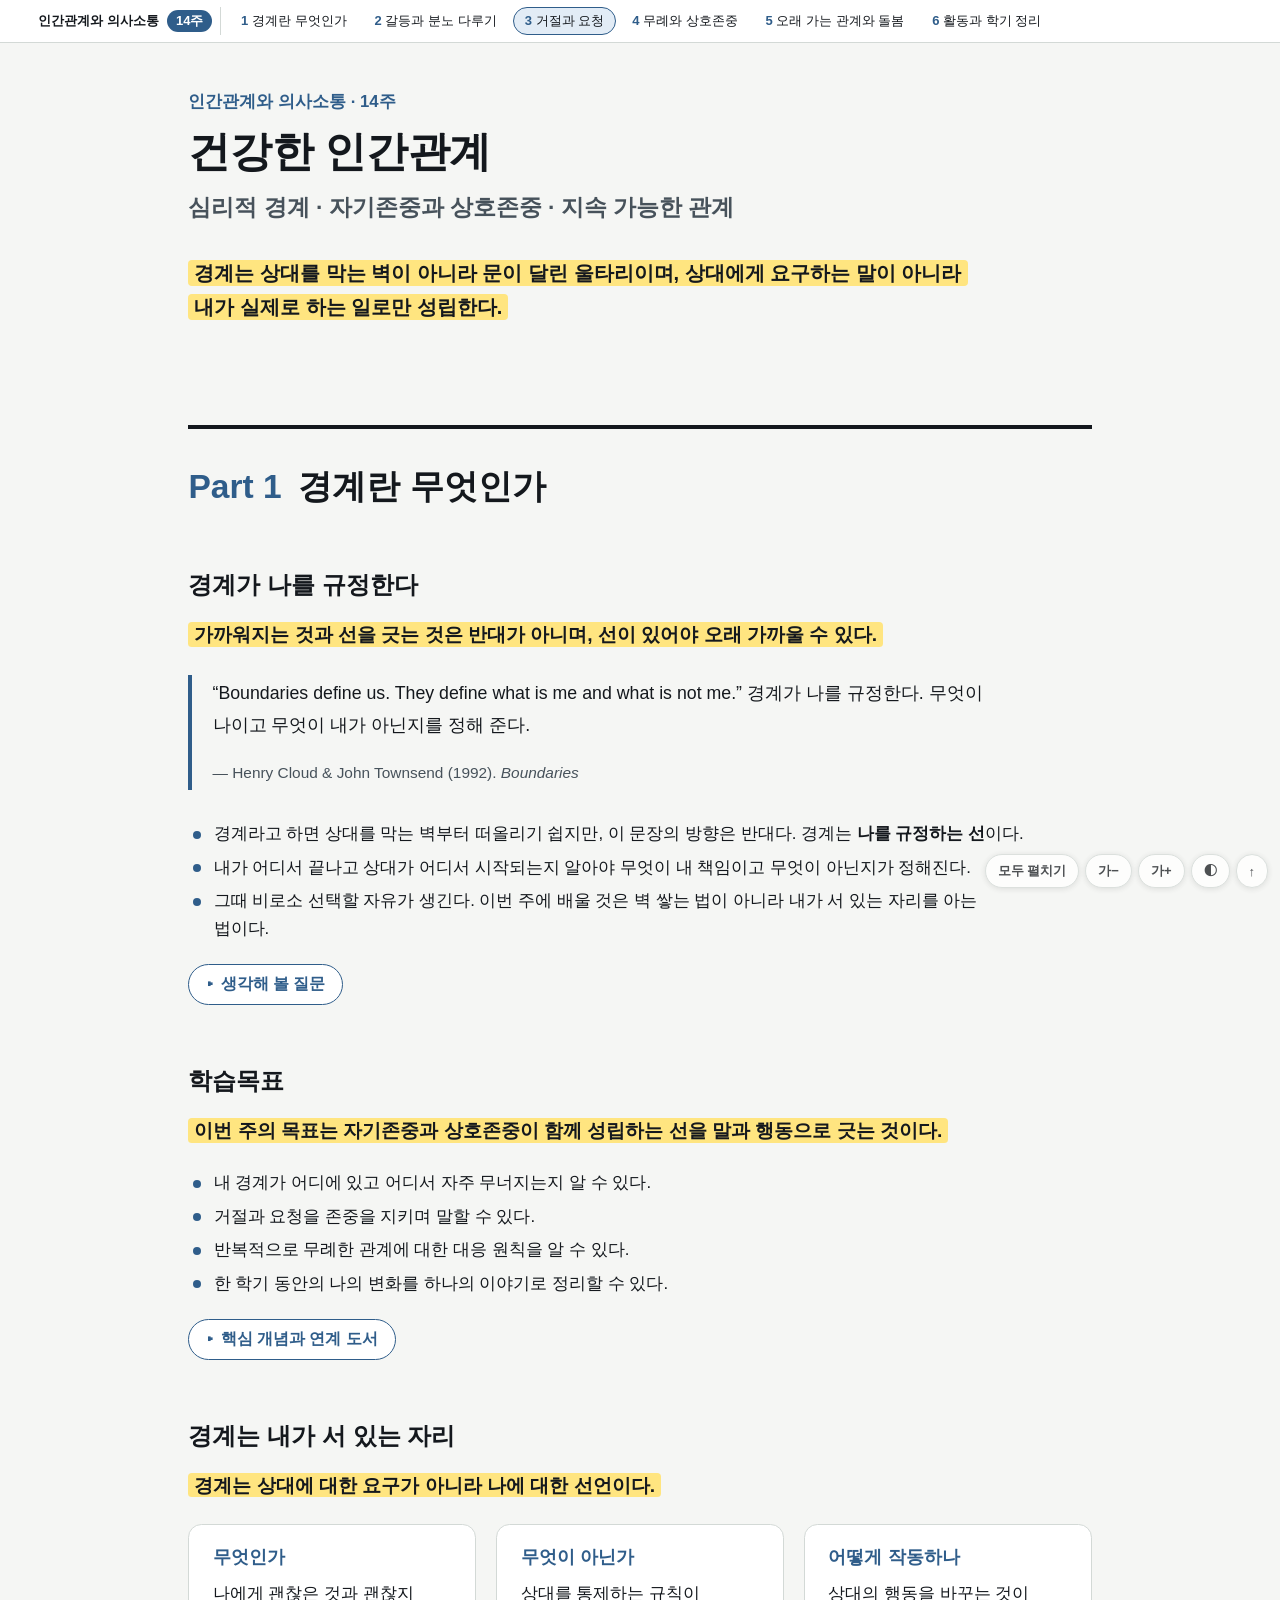
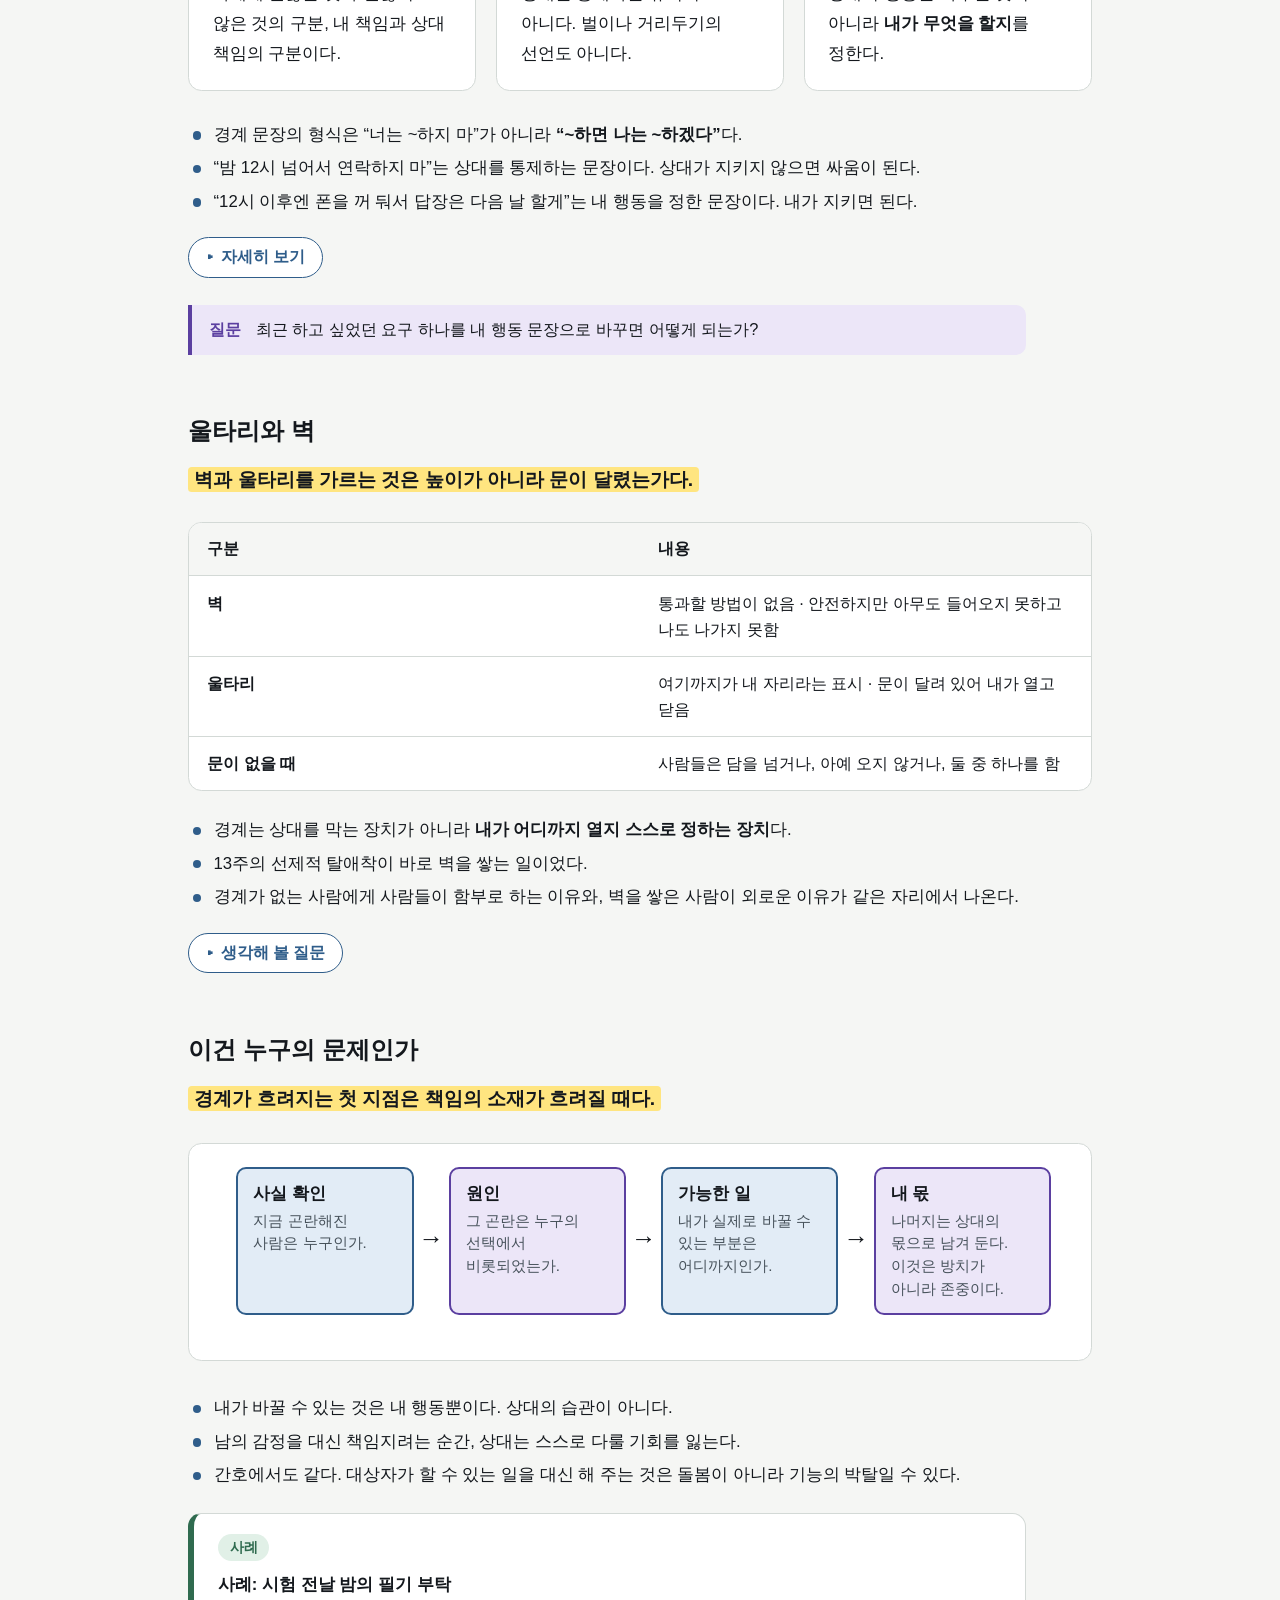
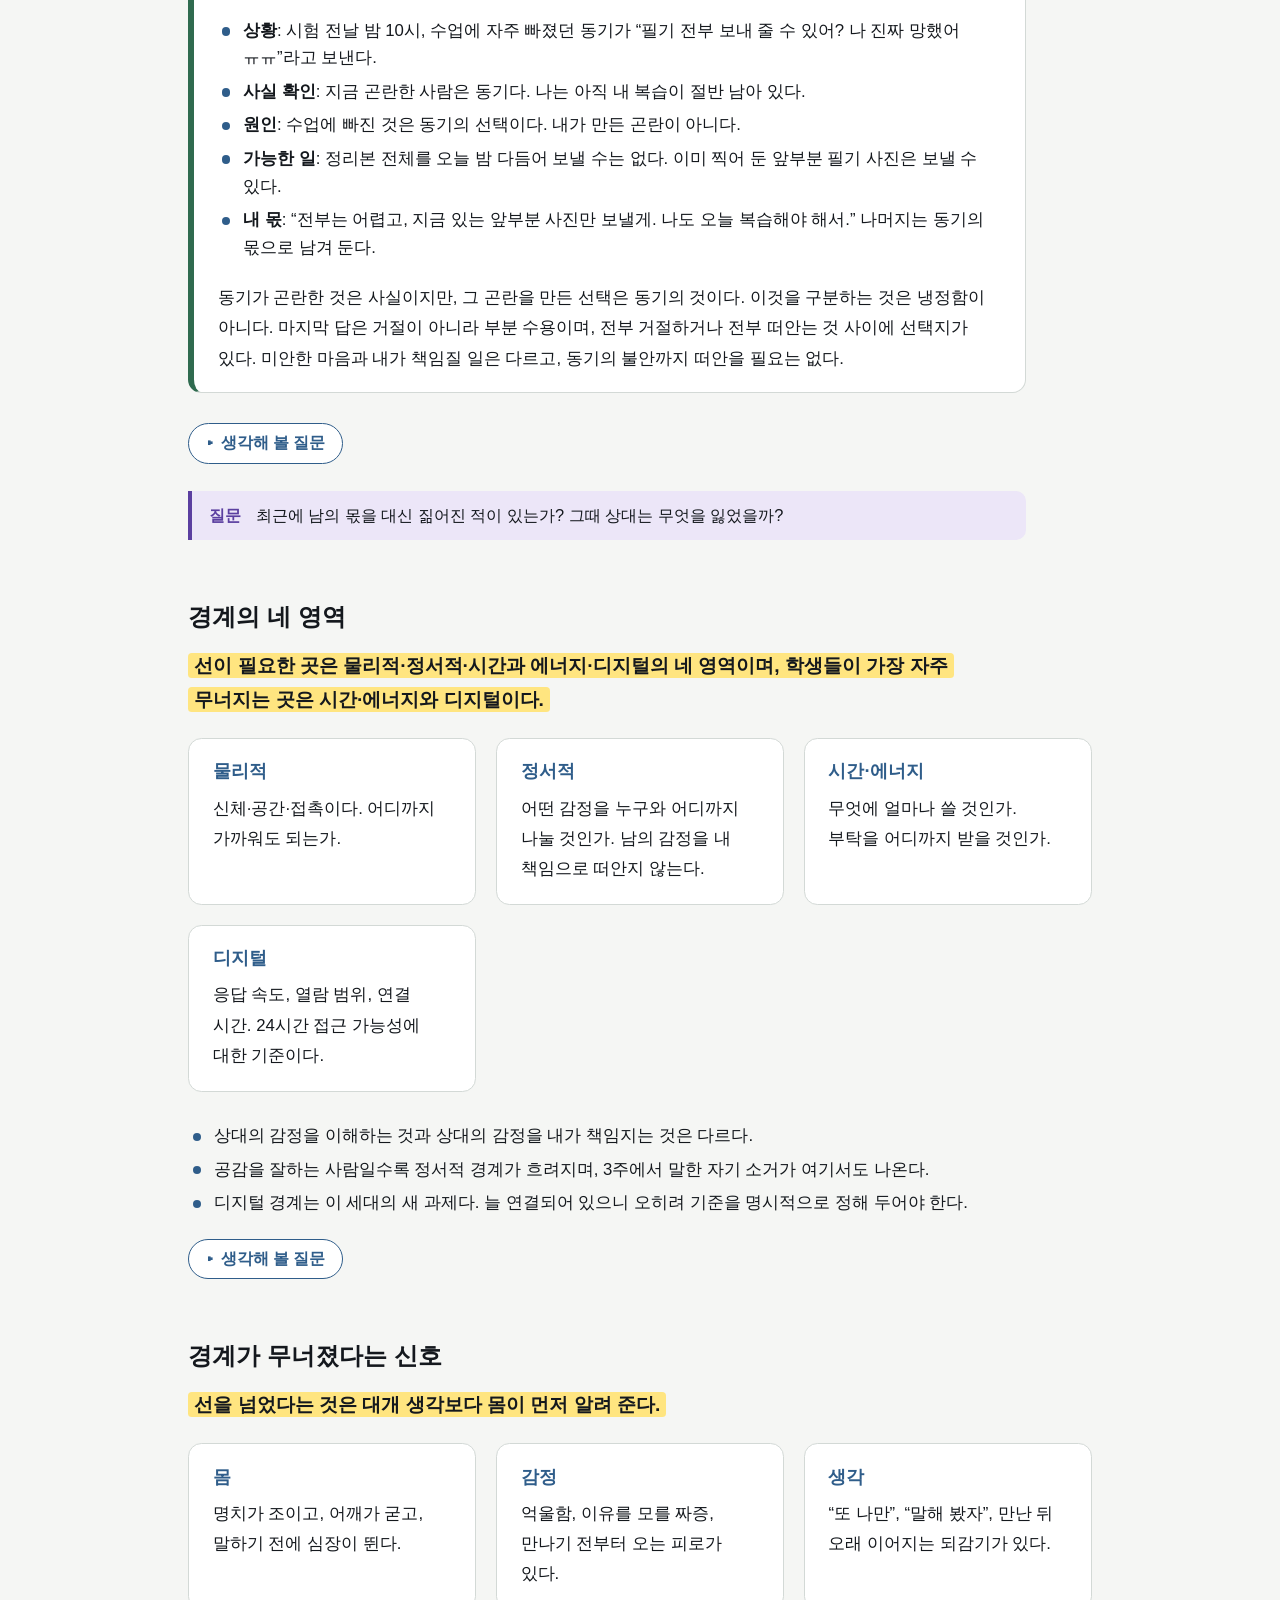
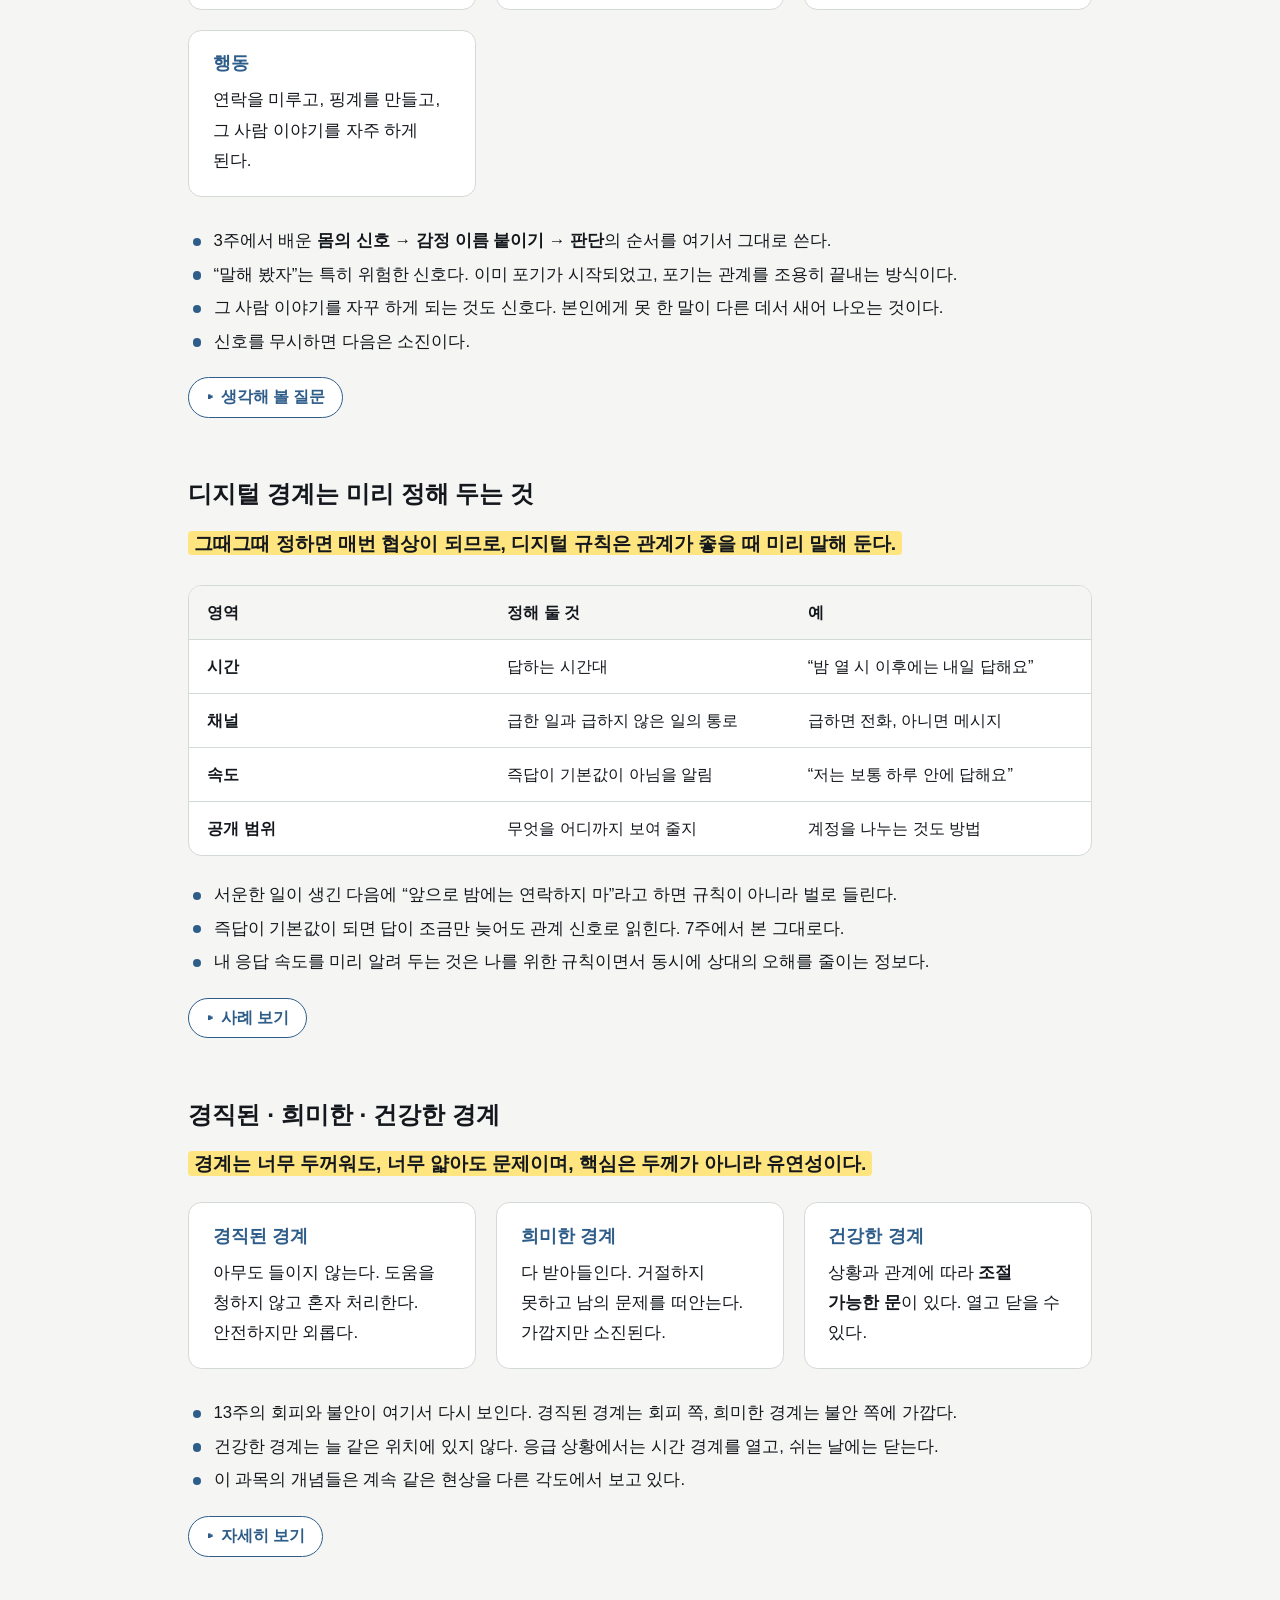
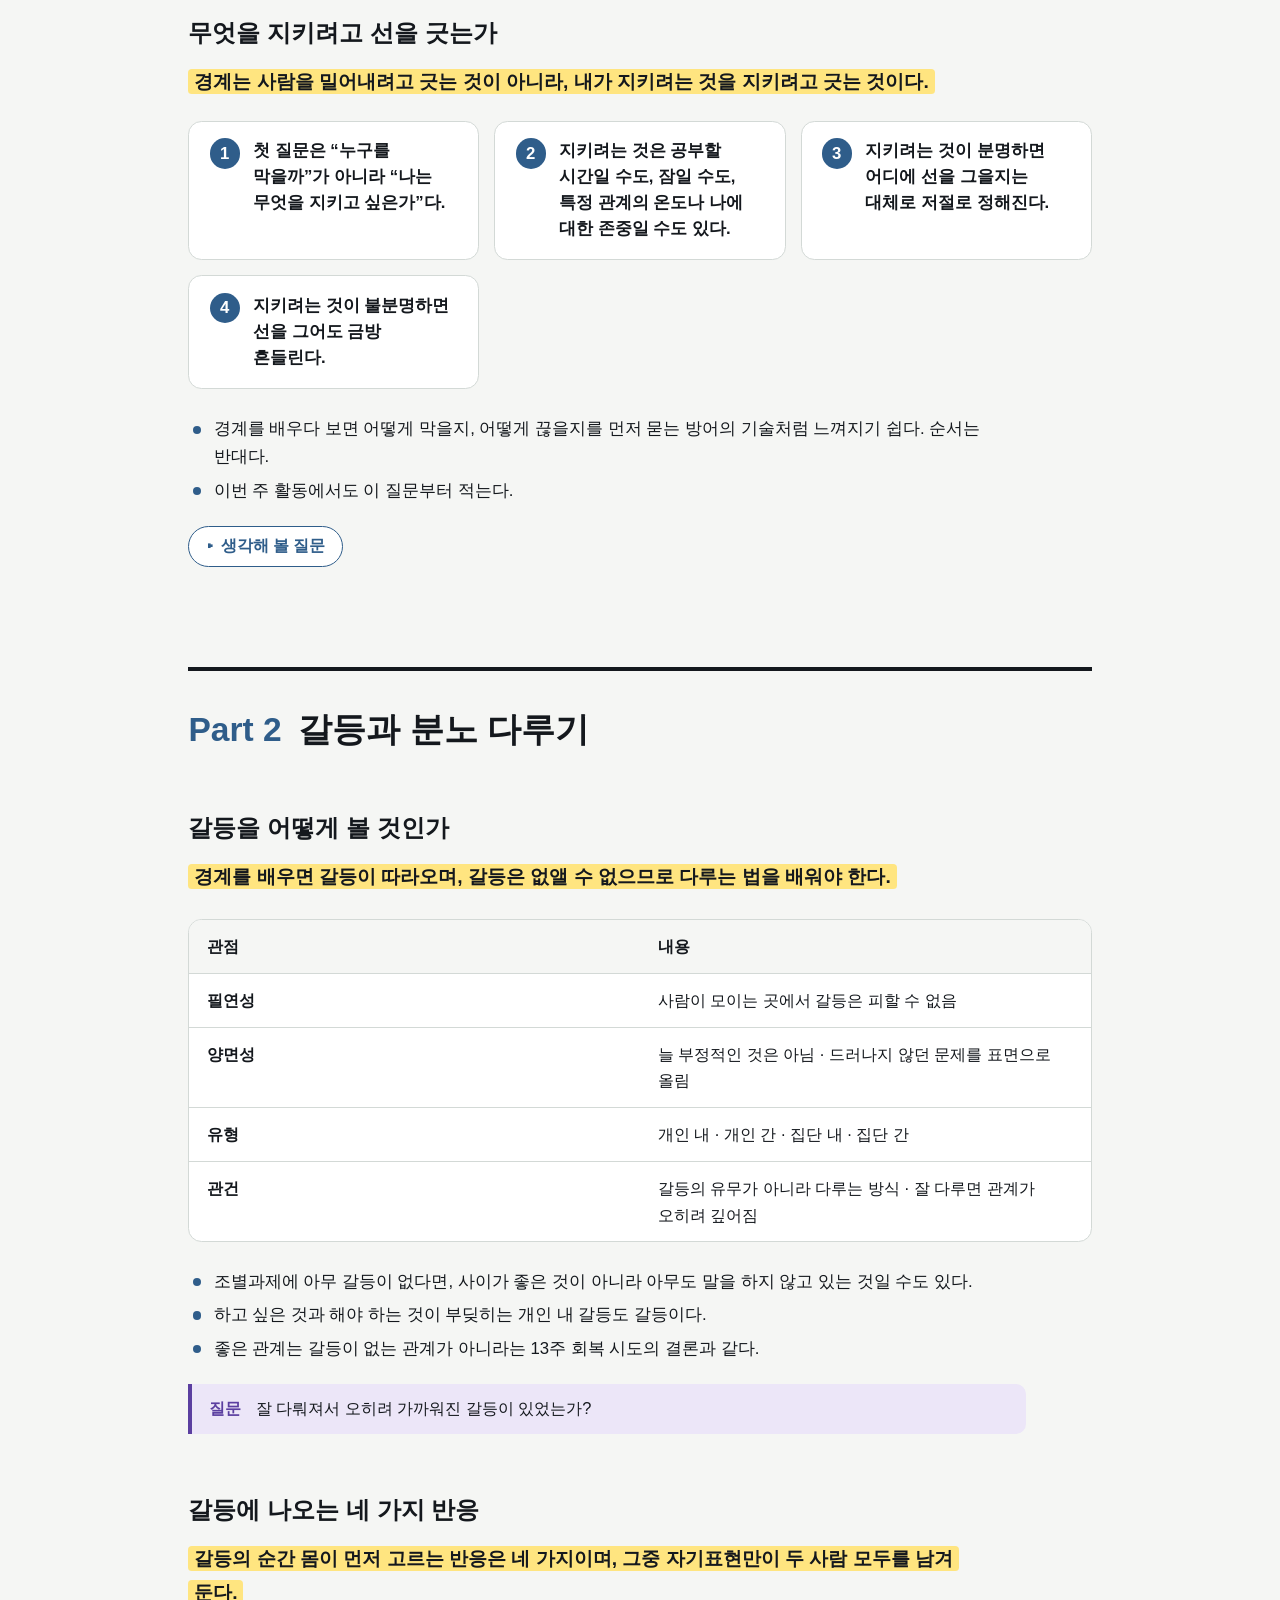
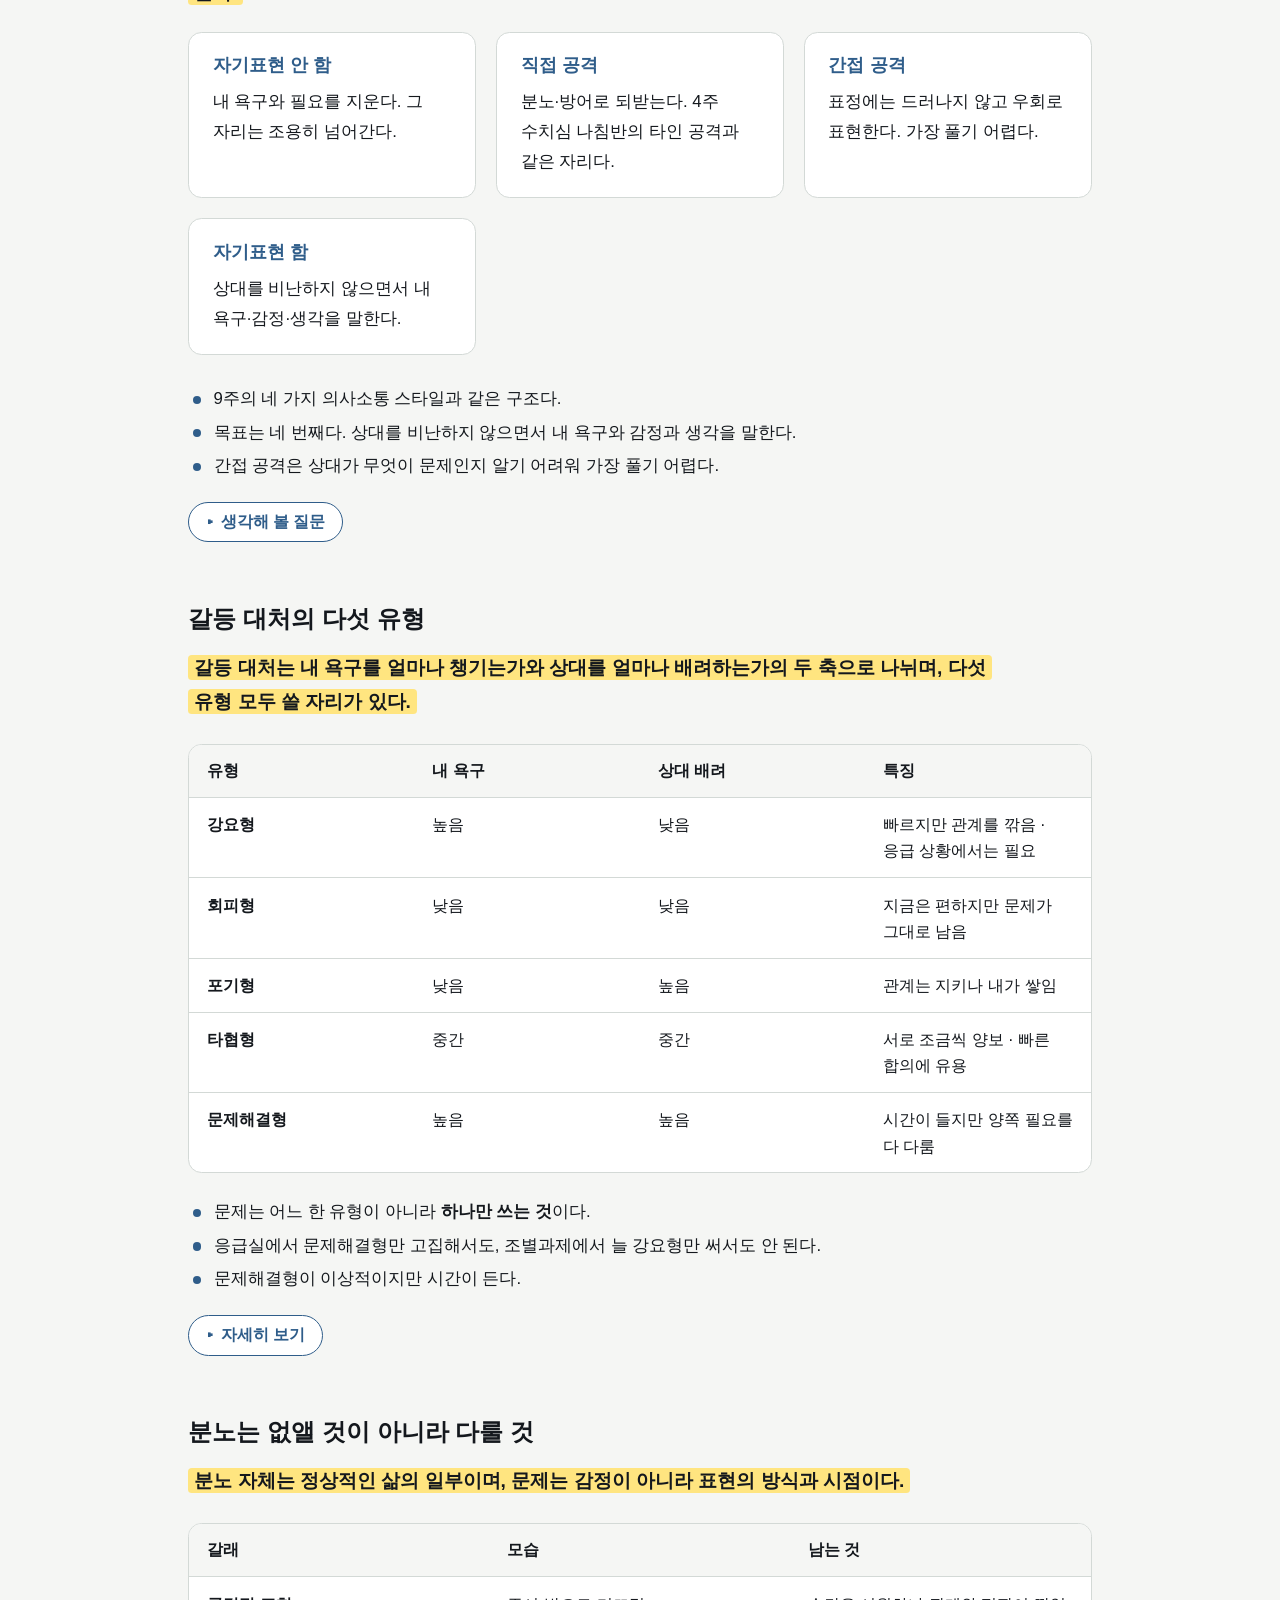
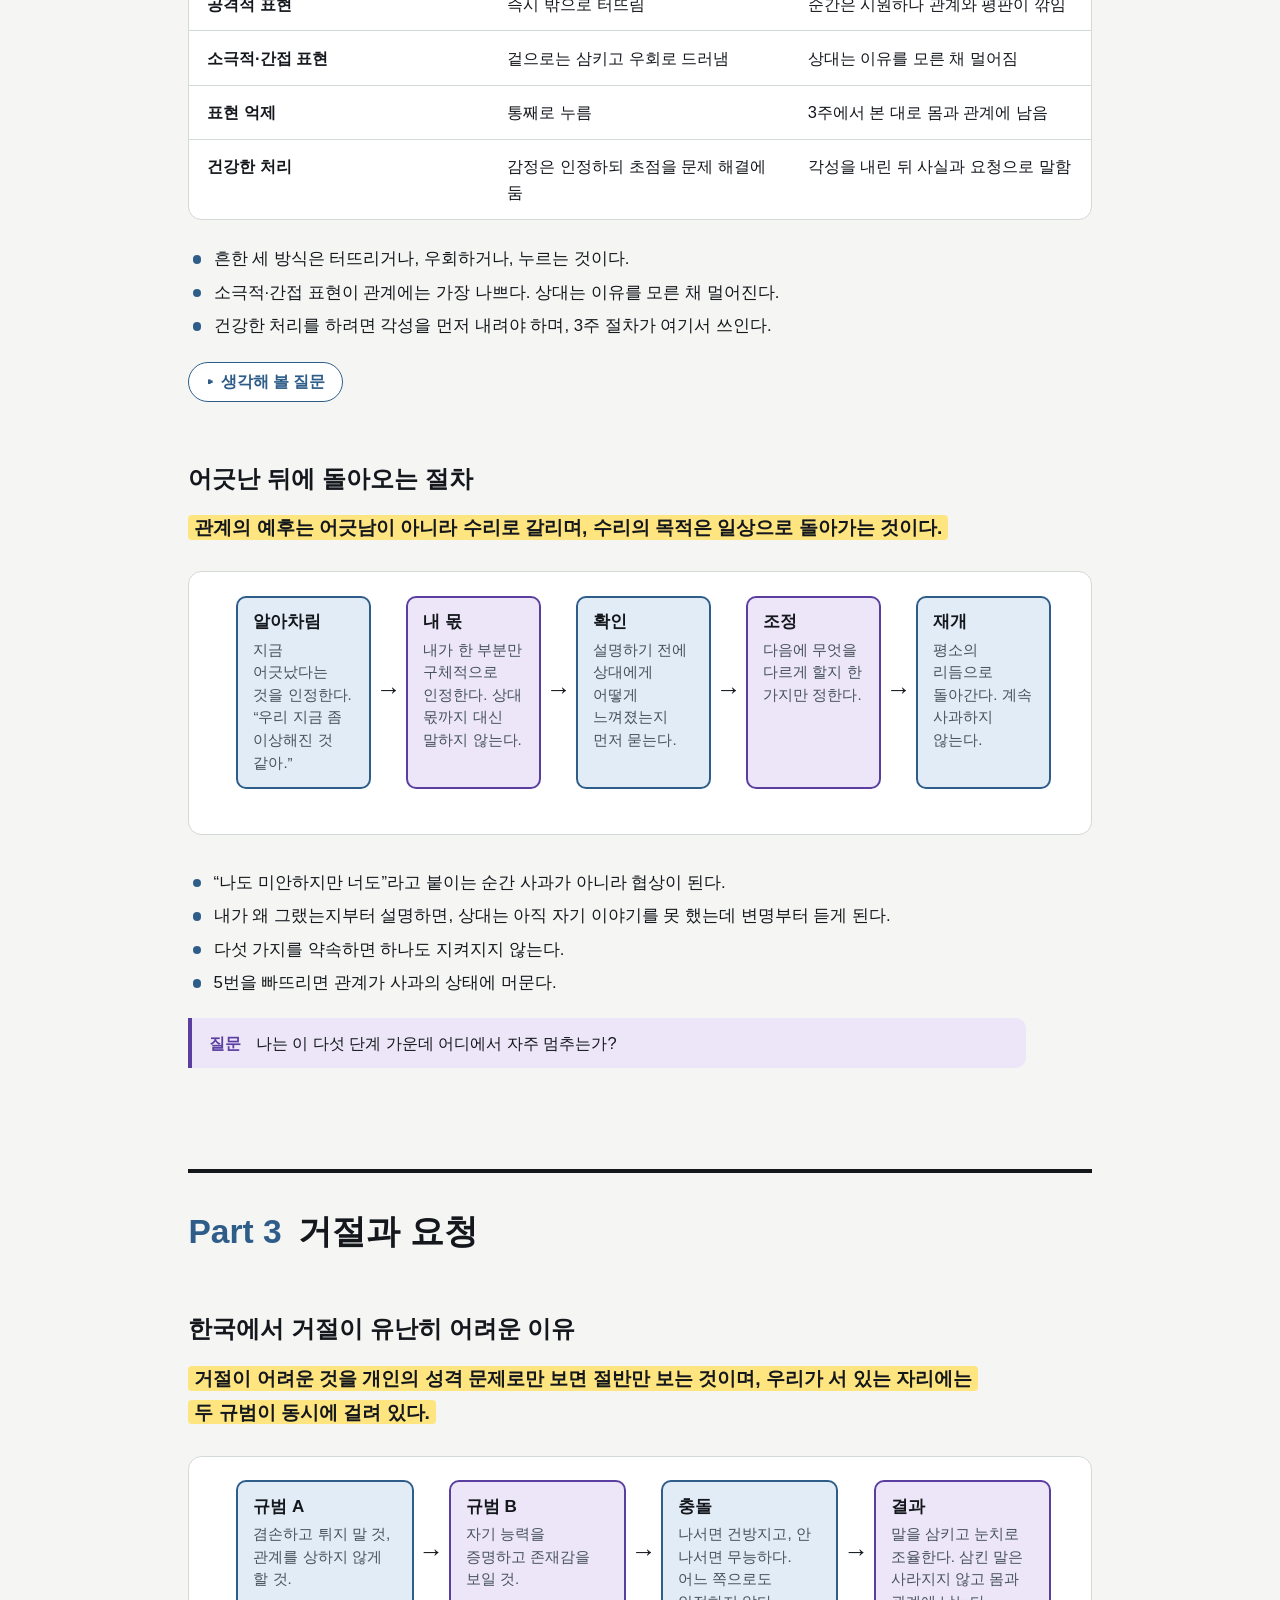
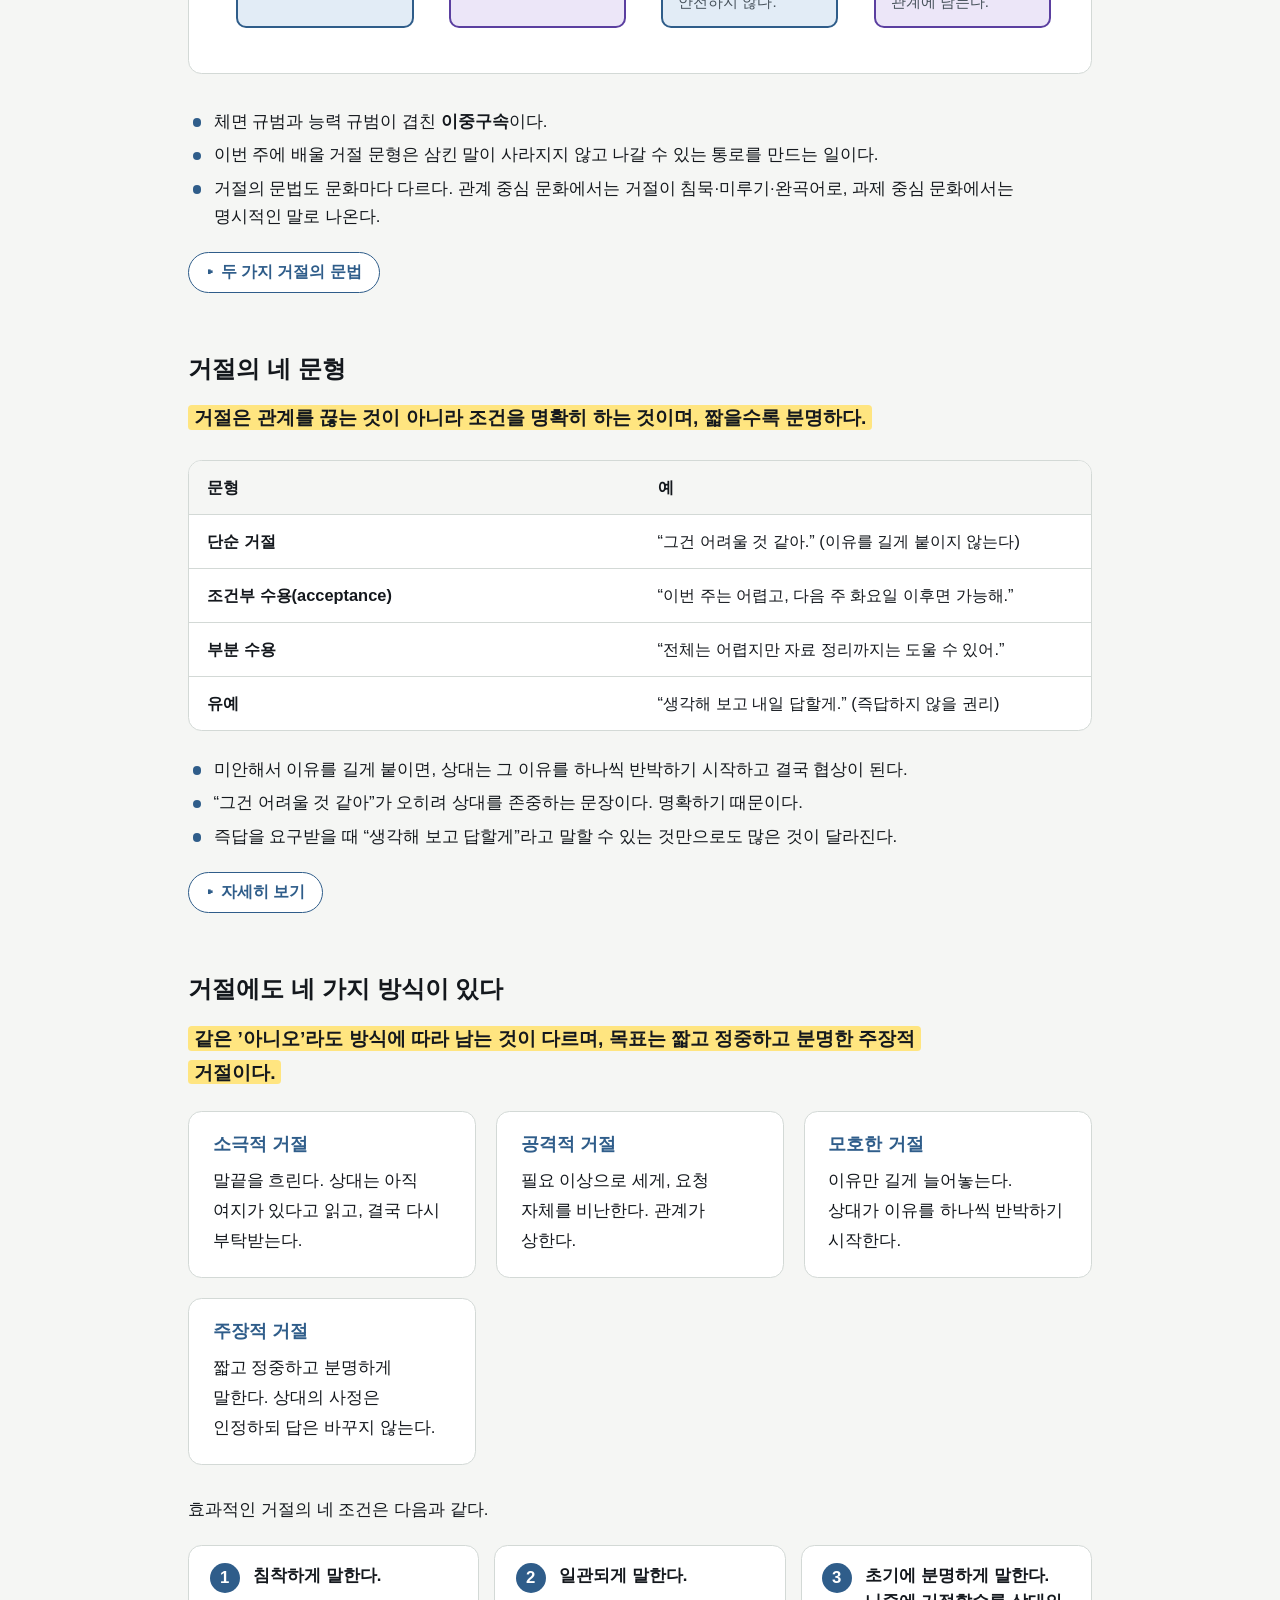
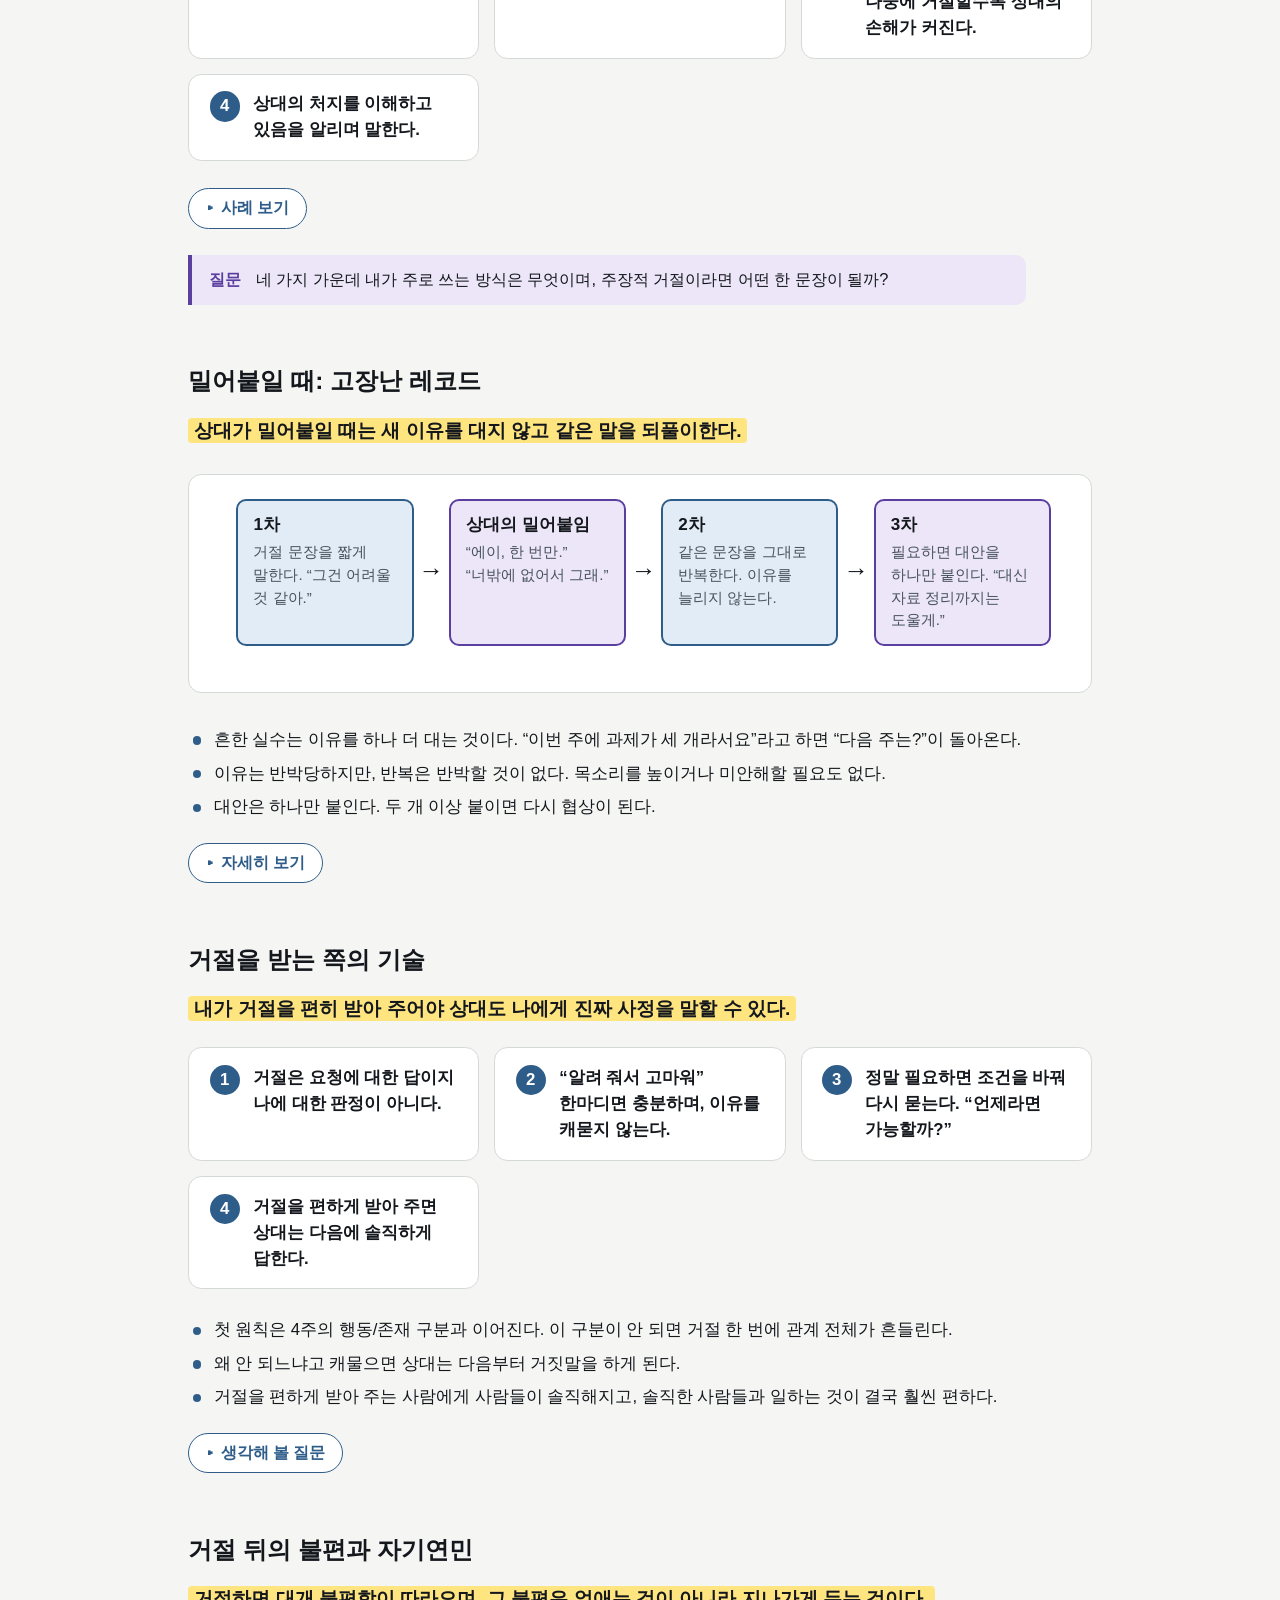
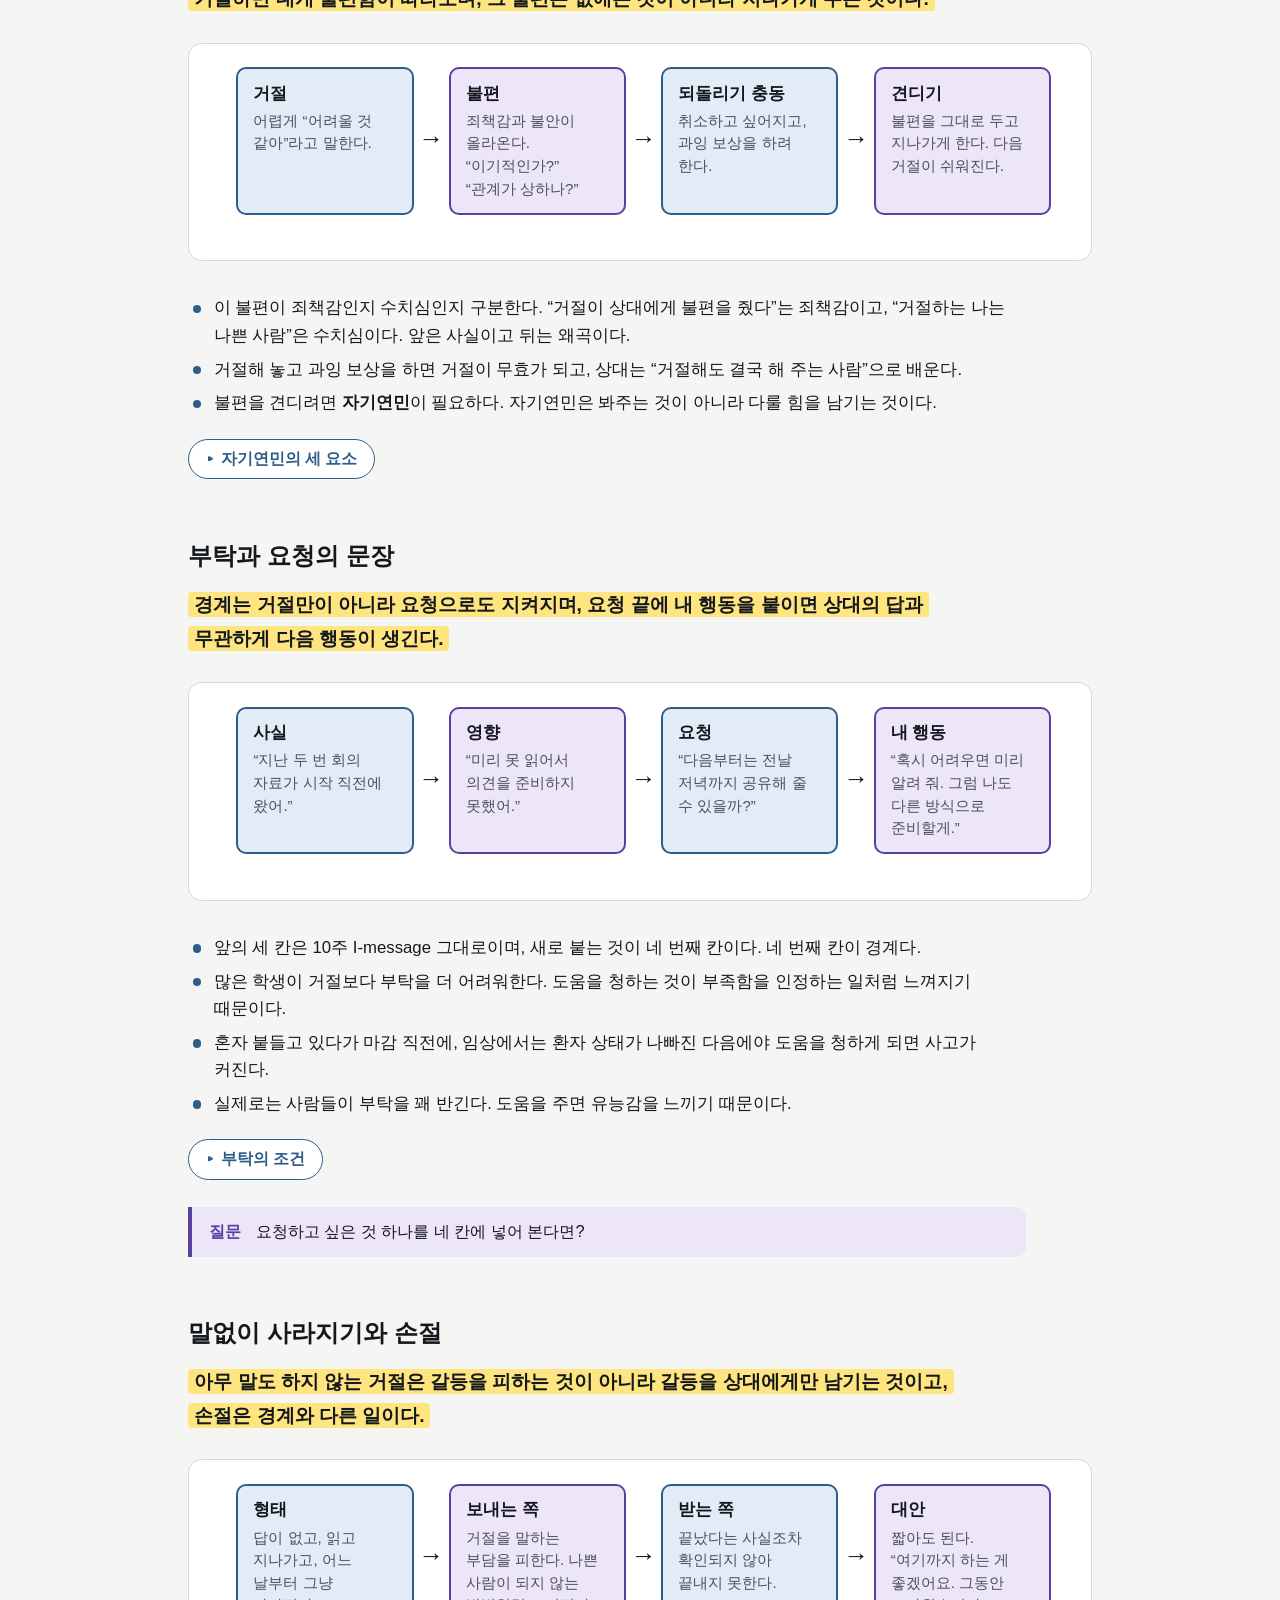
<file: docs/week14.html>
<!doctype html>
<html lang="ko">
<head>
<meta charset="utf-8">
<meta name="viewport" content="width=device-width, initial-scale=1, viewport-fit=cover">
<title>14주 건강한 인간관계 · 인간관계와 의사소통</title>
<link rel="stylesheet" href="assets/style.css?v=20261128173144">
<script>
(function (r) {
  try {
    var s = window.localStorage, t = s.getItem("hrc-theme"), z = parseFloat(s.getItem("hrc-zoom"));
    if (t === "light" || t === "dark") r.setAttribute("data-theme", t);
    if (z >= 0.8 && z <= 1.6) r.style.setProperty("--zoom", String(z));
  } catch (e) {}
})(document.documentElement);
</script>
</head>
<body>
<nav class="bar" aria-label="이 장의 차례">
  <div class="bar-in">
    <a class="brand" href="index.html">인간관계와 의사소통</a>
    <span class="wk">14주</span>
    <div class="tabs"><ul>
<li><a href="#경계란-무엇인가" id="toc-경계란-무엇인가">경계란
무엇인가</a></li>
<li><a href="#갈등과-분노-다루기" id="toc-갈등과-분노-다루기">갈등과
분노 다루기</a></li>
<li><a href="#거절과-요청" id="toc-거절과-요청">거절과 요청</a></li>
<li><a href="#무례와-상호존중" id="toc-무례와-상호존중">무례와
상호존중</a></li>
<li><a href="#오래-가는-관계와-돌봄" id="toc-오래-가는-관계와-돌봄">오래
가는 관계와 돌봄</a></li>
<li><a href="#활동과-학기-정리" id="toc-활동과-학기-정리">활동과 학기
정리</a></li>
</ul></div>
  </div>
</nav>

<main class="wrap">
<header class="head" id="top">
  <p class="eyebrow">인간관계와 의사소통 · 14주</p>
  <h1>건강한 인간관계</h1>
  <p class="sub">심리적 경계 · 자기존중과 상호존중 · 지속 가능한
관계</p>
  <p class="key"><mark>경계는 상대를 막는 벽이 아니라 문이 달린
울타리이며, 상대에게 요구하는 말이 아니라 내가 실제로 하는 일로만
성립한다.</mark></p>
</header>

<section id="경계란-무엇인가" class="level2">
<h2>경계란 무엇인가</h2>
<section id="경계가-나를-규정한다" class="level3">
<h3>경계가 나를 규정한다</h3>
<div class="lead">
<p>가까워지는 것과 선을 긋는 것은 반대가 아니며, 선이 있어야 오래 가까울
수 있다.</p>
</div>
<div class="quote">
<p>“Boundaries define us. They define what is me and what is not me.”
경계가 나를 규정한다. 무엇이 나이고 무엇이 내가 아닌지를 정해 준다.</p>
<p>— Henry Cloud &amp; John Townsend (1992). <em>Boundaries</em></p>
</div>
<ul>
<li>경계라고 하면 상대를 막는 벽부터 떠올리기 쉽지만, 이 문장의 방향은
반대다. 경계는 <strong>나를 규정하는 선</strong>이다.</li>
<li>내가 어디서 끝나고 상대가 어디서 시작되는지 알아야 무엇이 내
책임이고 무엇이 아닌지가 정해진다.</li>
<li>그때 비로소 선택할 자유가 생긴다. 이번 주에 배울 것은 벽 쌓는 법이
아니라 내가 서 있는 자리를 아는 법이다.</li>
</ul>
<details class="more"><summary>생각해 볼 질문</summary><div class="more-body">
<ul>
<li>나에게 경계라는 단어는 차갑게 느껴지는가, 편안하게 느껴지는가?</li>
</ul>
</div></details>
</section>
<section id="학습목표" class="level3">
<h3>학습목표</h3>
<div class="lead">
<p>이번 주의 목표는 자기존중과 상호존중이 함께 성립하는 선을 말과
행동으로 긋는 것이다.</p>
</div>
<ul>
<li>내 경계가 어디에 있고 어디서 자주 무너지는지 알 수 있다.</li>
<li>거절과 요청을 존중을 지키며 말할 수 있다.</li>
<li>반복적으로 무례한 관계에 대한 대응 원칙을 알 수 있다.</li>
<li>한 학기 동안의 나의 변화를 하나의 이야기로 정리할 수 있다.</li>
</ul>
<details class="more"><summary>핵심 개념과 연계 도서</summary><div class="more-body">
<p>학습목표를 더 자세히 쓰면 다음과 같다. 심리적 경계(psychological
boundary)의 개념과 종류를 설명하고, 경직된·희미한·건강한 경계를 구분할
수 있다. 자기존중과 상호존중이 동시에 성립하는 거절·요청 문장을 만들 수
있다. 반복적으로 무례한 관계를 알아보고 대응 원칙과 한계를 설명할 수
있다. 한 학기의 개념을 연결해 자신의 관계 패턴과 변화를 통합적으로
성찰할 수 있다.</p>
<p>핵심 개념어는 심리적 경계, 경직된/희미한/건강한 경계, 거절(saying
no), 요청, 자기존중, 상호존중, 무례(incivility), 관계 수리(repair), 거리
조정, 정서적 지속가능성, 소진(burnout), 신념–태도–행동의 변화다.</p>
<p>연계 도서로 이승연(2026)의 『손절사회』(어크로스)가 있다. ’손절’이
해방의 언어가 될 때 무엇이 남는지를 물으며, 이번 주의 경계 개념과 나란히
놓고 볼 만하다. 박한선(2026)의 『거절불안』(김영사)은 거절한 뒤에
따라오는 불편을 다루는 법과 이어진다.</p>
</div></details>
</section>
<section id="경계는-내가-서-있는-자리" class="level3">
<h3>경계는 내가 서 있는 자리</h3>
<div class="lead">
<p>경계는 상대에 대한 요구가 아니라 나에 대한 선언이다.</p>
</div>
<div class="cards">
<section id="무엇인가" class="level4 card">
<h4>무엇인가</h4>
<p>나에게 괜찮은 것과 괜찮지 않은 것의 구분, 내 책임과 상대 책임의
구분이다.</p>
</section>
<section id="무엇이-아닌가" class="level4 card">
<h4>무엇이 아닌가</h4>
<p>상대를 통제하는 규칙이 아니다. 벌이나 거리두기의 선언도 아니다.</p>
</section>
<section id="어떻게-작동하나" class="level4 card">
<h4>어떻게 작동하나</h4>
<p>상대의 행동을 바꾸는 것이 아니라 <strong>내가 무엇을 할지</strong>를
정한다.</p>
</section>
</div>
<ul>
<li>경계 문장의 형식은 “너는 ~하지 마”가 아니라 <strong>“~하면 나는
~하겠다”</strong>다.</li>
<li>“밤 12시 넘어서 연락하지 마”는 상대를 통제하는 문장이다. 상대가
지키지 않으면 싸움이 된다.</li>
<li>“12시 이후엔 폰을 꺼 둬서 답장은 다음 날 할게”는 내 행동을 정한
문장이다. 내가 지키면 된다.</li>
</ul>
<details class="more"><summary>자세히 보기</summary><div class="more-body">
<p>이 형식의 출처는 Henry Cloud &amp; John Townsend (1992),
<em>Boundaries</em>다. 앞의 문장은 상대의 협조가 있어야 성립하고, 뒤의
문장은 나만 지키면 성립한다는 점이 차이를 만든다.</p>
</div></details>
<div class="question">
<p>최근 하고 싶었던 요구 하나를 내 행동 문장으로 바꾸면 어떻게
되는가?</p>
</div>
</section>
<section id="울타리와-벽" class="level3">
<h3>울타리와 벽</h3>
<div class="lead">
<p>벽과 울타리를 가르는 것은 높이가 아니라 문이 달렸는가다.</p>
</div>
<div class="tbl">
<table>
<colgroup>
<col style="width: 50%" />
<col style="width: 50%" />
</colgroup>
<thead>
<tr>
<th>구분</th>
<th>내용</th>
</tr>
</thead>
<tbody>
<tr>
<td><strong>벽</strong></td>
<td>통과할 방법이 없음 · 안전하지만 아무도 들어오지 못하고 나도 나가지
못함</td>
</tr>
<tr>
<td><strong>울타리</strong></td>
<td>여기까지가 내 자리라는 표시 · 문이 달려 있어 내가 열고 닫음</td>
</tr>
<tr>
<td><strong>문이 없을 때</strong></td>
<td>사람들은 담을 넘거나, 아예 오지 않거나, 둘 중 하나를 함</td>
</tr>
</tbody>
</table>
</div>
<ul>
<li>경계는 상대를 막는 장치가 아니라 <strong>내가 어디까지 열지 스스로
정하는 장치</strong>다.</li>
<li>13주의 선제적 탈애착이 바로 벽을 쌓는 일이었다.</li>
<li>경계가 없는 사람에게 사람들이 함부로 하는 이유와, 벽을 쌓은 사람이
외로운 이유가 같은 자리에서 나온다.</li>
</ul>
<details class="more"><summary>생각해 볼 질문</summary><div class="more-body">
<ul>
<li>나의 관계 가운데 벽에 가까운 것과 울타리에 가까운 것을 하나씩 떠올려
본다면?</li>
</ul>
</div></details>
</section>
<section id="이건-누구의-문제인가" class="level3">
<h3>이건 누구의 문제인가</h3>
<div class="lead">
<p>경계가 흐려지는 첫 지점은 책임의 소재가 흐려질 때다.</p>
</div>
<figure class="fig"><ol class="flow">
<li class="node"><b>사실 확인</b><span>지금 곤란해진 사람은 누구인가.</span></li>
<li class="edge" aria-hidden="true"></li>
<li class="node"><b>원인</b><span>그 곤란은 누구의 선택에서 비롯되었는가.</span></li>
<li class="edge" aria-hidden="true"></li>
<li class="node"><b>가능한 일</b><span>내가 실제로 바꿀 수 있는 부분은 어디까지인가.</span></li>
<li class="edge" aria-hidden="true"></li>
<li class="node"><b>내 몫</b><span>나머지는 상대의 몫으로 남겨 둔다. 이것은 방치가 아니라 존중이다.</span></li>
</ol>
</figure>
<ul>
<li>내가 바꿀 수 있는 것은 내 행동뿐이다. 상대의 습관이 아니다.</li>
<li>남의 감정을 대신 책임지려는 순간, 상대는 스스로 다룰 기회를
잃는다.</li>
<li>간호에서도 같다. 대상자가 할 수 있는 일을 대신 해 주는 것은 돌봄이
아니라 기능의 박탈일 수 있다.</li>
</ul>
<div class="example">
<p><strong>사례: 시험 전날 밤의 필기 부탁</strong></p>
<ul>
<li><strong>상황</strong>: 시험 전날 밤 10시, 수업에 자주 빠졌던 동기가
“필기 전부 보내 줄 수 있어? 나 진짜 망했어 ㅠㅠ”라고 보낸다.</li>
<li><strong>사실 확인</strong>: 지금 곤란한 사람은 동기다. 나는 아직 내
복습이 절반 남아 있다.</li>
<li><strong>원인</strong>: 수업에 빠진 것은 동기의 선택이다. 내가 만든
곤란이 아니다.</li>
<li><strong>가능한 일</strong>: 정리본 전체를 오늘 밤 다듬어 보낼 수는
없다. 이미 찍어 둔 앞부분 필기 사진은 보낼 수 있다.</li>
<li><strong>내 몫</strong>: “전부는 어렵고, 지금 있는 앞부분 사진만
보낼게. 나도 오늘 복습해야 해서.” 나머지는 동기의 몫으로 남겨 둔다.</li>
</ul>
<p>동기가 곤란한 것은 사실이지만, 그 곤란을 만든 선택은 동기의 것이다.
이것을 구분하는 것은 냉정함이 아니다. 마지막 답은 거절이 아니라 부분
수용이며, 전부 거절하거나 전부 떠안는 것 사이에 선택지가 있다. 미안한
마음과 내가 책임질 일은 다르고, 동기의 불안까지 떠안을 필요는 없다.</p>
</div>
<details class="more"><summary>생각해 볼 질문</summary><div class="more-body">
<ul>
<li>이 필기 부탁에 나는 어디까지 해 줄 수 있는가? 그 선은 무엇으로
정했는가?</li>
</ul>
</div></details>
<div class="question">
<p>최근에 남의 몫을 대신 짊어진 적이 있는가? 그때 상대는 무엇을
잃었을까?</p>
</div>
</section>
<section id="경계의-네-영역" class="level3">
<h3>경계의 네 영역</h3>
<div class="lead">
<p>선이 필요한 곳은 물리적·정서적·시간과 에너지·디지털의 네 영역이며,
학생들이 가장 자주 무너지는 곳은 시간·에너지와 디지털이다.</p>
</div>
<div class="cards">
<section id="물리적" class="level4 card">
<h4>물리적</h4>
<p>신체·공간·접촉이다. 어디까지 가까워도 되는가.</p>
</section>
<section id="정서적" class="level4 card">
<h4>정서적</h4>
<p>어떤 감정을 누구와 어디까지 나눌 것인가. 남의 감정을 내 책임으로
떠안지 않는다.</p>
</section>
<section id="시간에너지" class="level4 card">
<h4>시간·에너지</h4>
<p>무엇에 얼마나 쓸 것인가. 부탁을 어디까지 받을 것인가.</p>
</section>
<section id="디지털" class="level4 card">
<h4>디지털</h4>
<p>응답 속도, 열람 범위, 연결 시간. 24시간 접근 가능성에 대한
기준이다.</p>
</section>
</div>
<ul>
<li>상대의 감정을 이해하는 것과 상대의 감정을 내가 책임지는 것은
다르다.</li>
<li>공감을 잘하는 사람일수록 정서적 경계가 흐려지며, 3주에서 말한 자기
소거가 여기서도 나온다.</li>
<li>디지털 경계는 이 세대의 새 과제다. 늘 연결되어 있으니 오히려 기준을
명시적으로 정해 두어야 한다.</li>
</ul>
<details class="more"><summary>생각해 볼 질문</summary><div class="more-body">
<ul>
<li>네 영역 가운데 나의 선이 가장 자주 무너지는 곳은 어디인가?</li>
</ul>
</div></details>
</section>
<section id="경계가-무너졌다는-신호" class="level3">
<h3>경계가 무너졌다는 신호</h3>
<div class="lead">
<p>선을 넘었다는 것은 대개 생각보다 몸이 먼저 알려 준다.</p>
</div>
<div class="cards">
<section id="몸" class="level4 card">
<h4>몸</h4>
<p>명치가 조이고, 어깨가 굳고, 말하기 전에 심장이 뛴다.</p>
</section>
<section id="감정" class="level4 card">
<h4>감정</h4>
<p>억울함, 이유를 모를 짜증, 만나기 전부터 오는 피로가 있다.</p>
</section>
<section id="생각" class="level4 card">
<h4>생각</h4>
<p>“또 나만”, “말해 봤자”, 만난 뒤 오래 이어지는 되감기가 있다.</p>
</section>
<section id="행동" class="level4 card">
<h4>행동</h4>
<p>연락을 미루고, 핑계를 만들고, 그 사람 이야기를 자주 하게 된다.</p>
</section>
</div>
<ul>
<li>3주에서 배운 <strong>몸의 신호 → 감정 이름 붙이기 → 판단</strong>의
순서를 여기서 그대로 쓴다.</li>
<li>“말해 봤자”는 특히 위험한 신호다. 이미 포기가 시작되었고, 포기는
관계를 조용히 끝내는 방식이다.</li>
<li>그 사람 이야기를 자꾸 하게 되는 것도 신호다. 본인에게 못 한 말이
다른 데서 새어 나오는 것이다.</li>
<li>신호를 무시하면 다음은 소진이다.</li>
</ul>
<details class="more"><summary>생각해 볼 질문</summary><div class="more-body">
<ul>
<li>지금 이 네 칸 가운데 떠오르는 사람이 있는가? 어느 칸부터
켜졌는가?</li>
</ul>
</div></details>
</section>
<section id="디지털-경계는-미리-정해-두는-것" class="level3">
<h3>디지털 경계는 미리 정해 두는 것</h3>
<div class="lead">
<p>그때그때 정하면 매번 협상이 되므로, 디지털 규칙은 관계가 좋을 때 미리
말해 둔다.</p>
</div>
<div class="tbl">
<table>
<colgroup>
<col style="width: 33%" />
<col style="width: 33%" />
<col style="width: 33%" />
</colgroup>
<thead>
<tr>
<th>영역</th>
<th>정해 둘 것</th>
<th>예</th>
</tr>
</thead>
<tbody>
<tr>
<td><strong>시간</strong></td>
<td>답하는 시간대</td>
<td>“밤 열 시 이후에는 내일 답해요”</td>
</tr>
<tr>
<td><strong>채널</strong></td>
<td>급한 일과 급하지 않은 일의 통로</td>
<td>급하면 전화, 아니면 메시지</td>
</tr>
<tr>
<td><strong>속도</strong></td>
<td>즉답이 기본값이 아님을 알림</td>
<td>“저는 보통 하루 안에 답해요”</td>
</tr>
<tr>
<td><strong>공개 범위</strong></td>
<td>무엇을 어디까지 보여 줄지</td>
<td>계정을 나누는 것도 방법</td>
</tr>
</tbody>
</table>
</div>
<ul>
<li>서운한 일이 생긴 다음에 “앞으로 밤에는 연락하지 마”라고 하면 규칙이
아니라 벌로 들린다.</li>
<li>즉답이 기본값이 되면 답이 조금만 늦어도 관계 신호로 읽힌다. 7주에서
본 그대로다.</li>
<li>내 응답 속도를 미리 알려 두는 것은 나를 위한 규칙이면서 동시에
상대의 오해를 줄이는 정보다.</li>
</ul>
<details class="more"><summary>사례 보기</summary><div class="more-body">
<div class="example">
<p><strong>사례: 밤 11시 40분의 동아리 단톡</strong></p>
<p>축제 준비팀 단톡방(12명), 밤 11:40이다.</p>
<ul>
<li>회장: “혹시 지금 포스터 시안 수정 가능한 사람?? 내일 아침 8시에 인쇄
맡겨야 해서 ㅠ”</li>
<li>회장: “○○야, 너 디자인 잘하잖아. 30분만 부탁해!”</li>
<li>읽음 11</li>
</ul>
<p>열한 명이 읽었는데, 지목된 것은 나 한 명이다.</p>
<ul>
<li><strong>즉답 버전</strong>: “넵 지금 할게요!” → 새벽 1시 반까지
작업하고, 다음 날 1교시에 지각한다. 다음에도 밤에 연락이 온다. 이번 한
번이 규칙이 된다.</li>
<li><strong>경계 버전</strong>: “지금은 어렵고, 내일 7시에 일어나서 7시
반까지 수정해서 올릴게요.” 거절이 아니라 할 수 있는 시간을 내가 정하는
조건부 수용이다.</li>
<li><strong>미리 말해 두기</strong>: 평소에 “저는 밤 11시 넘으면 다음 날
아침에 확인해요”라고 공유해 둔다.</li>
<li><strong>판단 기준</strong>: 정말 지금이어야 하는가, 꼭 나여야
하는가.</li>
</ul>
<p>24시간 연결되어 있다고 24시간 답할 의무가 생기지는 않는다.</p>
</div>
<ul>
<li>내 답장 속도를 상대가 알고 있는가, 아니면 매번 추측하게 두고
있는가?</li>
</ul>
</div></details>
</section>
<section id="경직된-희미한-건강한-경계" class="level3">
<h3>경직된 · 희미한 · 건강한 경계</h3>
<div class="lead">
<p>경계는 너무 두꺼워도, 너무 얇아도 문제이며, 핵심은 두께가 아니라
유연성이다.</p>
</div>
<div class="cards">
<section id="경직된-경계" class="level4 card">
<h4>경직된 경계</h4>
<p>아무도 들이지 않는다. 도움을 청하지 않고 혼자 처리한다. 안전하지만
외롭다.</p>
</section>
<section id="희미한-경계" class="level4 card">
<h4>희미한 경계</h4>
<p>다 받아들인다. 거절하지 못하고 남의 문제를 떠안는다. 가깝지만
소진된다.</p>
</section>
<section id="건강한-경계" class="level4 card">
<h4>건강한 경계</h4>
<p>상황과 관계에 따라 <strong>조절 가능한 문</strong>이 있다. 열고 닫을
수 있다.</p>
</section>
</div>
<ul>
<li>13주의 회피와 불안이 여기서 다시 보인다. 경직된 경계는 회피 쪽,
희미한 경계는 불안 쪽에 가깝다.</li>
<li>건강한 경계는 늘 같은 위치에 있지 않다. 응급 상황에서는 시간 경계를
열고, 쉬는 날에는 닫는다.</li>
<li>이 과목의 개념들은 계속 같은 현상을 다른 각도에서 보고 있다.</li>
</ul>
<details class="more"><summary>자세히 보기</summary><div class="more-body">
<p>경직·희미·명료 경계의 구분은 Salvador Minuchin (1974)의 구조적
가족치료에서 왔다.</p>
<ul>
<li>나의 경계는 어느 쪽으로 기우는가? 관계마다 다른가?</li>
</ul>
</div></details>
</section>
<section id="무엇을-지키려고-선을-긋는가" class="level3">
<h3>무엇을 지키려고 선을 긋는가</h3>
<div class="lead">
<p>경계는 사람을 밀어내려고 긋는 것이 아니라, 내가 지키려는 것을
지키려고 긋는 것이다.</p>
</div>
<div class="rules">
<ol type="1">
<li>첫 질문은 “누구를 막을까”가 아니라 “나는 무엇을 지키고
싶은가”다.</li>
<li>지키려는 것은 공부할 시간일 수도, 잠일 수도, 특정 관계의 온도나 나에
대한 존중일 수도 있다.</li>
<li>지키려는 것이 분명하면 어디에 선을 그을지는 대체로 저절로
정해진다.</li>
<li>지키려는 것이 불분명하면 선을 그어도 금방 흔들린다.</li>
</ol>
</div>
<ul>
<li>경계를 배우다 보면 어떻게 막을지, 어떻게 끊을지를 먼저 묻는 방어의
기술처럼 느껴지기 쉽다. 순서는 반대다.</li>
<li>이번 주 활동에서도 이 질문부터 적는다.</li>
</ul>
<details class="more"><summary>생각해 볼 질문</summary><div class="more-body">
<ul>
<li>지금 내가 가장 지키고 싶은 것 하나는 무엇인가?</li>
</ul>
</div></details>
</section>
</section>
<section id="갈등과-분노-다루기" class="level2">
<h2>갈등과 분노 다루기</h2>
<section id="갈등을-어떻게-볼-것인가" class="level3">
<h3>갈등을 어떻게 볼 것인가</h3>
<div class="lead">
<p>경계를 배우면 갈등이 따라오며, 갈등은 없앨 수 없으므로 다루는 법을
배워야 한다.</p>
</div>
<div class="tbl">
<table>
<colgroup>
<col style="width: 50%" />
<col style="width: 50%" />
</colgroup>
<thead>
<tr>
<th>관점</th>
<th>내용</th>
</tr>
</thead>
<tbody>
<tr>
<td><strong>필연성</strong></td>
<td>사람이 모이는 곳에서 갈등은 피할 수 없음</td>
</tr>
<tr>
<td><strong>양면성</strong></td>
<td>늘 부정적인 것은 아님 · 드러나지 않던 문제를 표면으로 올림</td>
</tr>
<tr>
<td><strong>유형</strong></td>
<td>개인 내 · 개인 간 · 집단 내 · 집단 간</td>
</tr>
<tr>
<td><strong>관건</strong></td>
<td>갈등의 유무가 아니라 다루는 방식 · 잘 다루면 관계가 오히려
깊어짐</td>
</tr>
</tbody>
</table>
</div>
<ul>
<li>조별과제에 아무 갈등이 없다면, 사이가 좋은 것이 아니라 아무도 말을
하지 않고 있는 것일 수도 있다.</li>
<li>하고 싶은 것과 해야 하는 것이 부딪히는 개인 내 갈등도 갈등이다.</li>
<li>좋은 관계는 갈등이 없는 관계가 아니라는 13주 회복 시도의 결론과
같다.</li>
</ul>
<div class="question">
<p>잘 다뤄져서 오히려 가까워진 갈등이 있었는가?</p>
</div>
</section>
<section id="갈등에-나오는-네-가지-반응" class="level3">
<h3>갈등에 나오는 네 가지 반응</h3>
<div class="lead">
<p>갈등의 순간 몸이 먼저 고르는 반응은 네 가지이며, 그중 자기표현만이 두
사람 모두를 남겨 둔다.</p>
</div>
<div class="cards">
<section id="자기표현-안-함" class="level4 card">
<h4>자기표현 안 함</h4>
<p>내 욕구와 필요를 지운다. 그 자리는 조용히 넘어간다.</p>
</section>
<section id="직접-공격" class="level4 card">
<h4>직접 공격</h4>
<p>분노·방어로 되받는다. 4주 수치심 나침반의 타인 공격과 같은
자리다.</p>
</section>
<section id="간접-공격" class="level4 card">
<h4>간접 공격</h4>
<p>표정에는 드러나지 않고 우회로 표현한다. 가장 풀기 어렵다.</p>
</section>
<section id="자기표현-함" class="level4 card">
<h4>자기표현 함</h4>
<p>상대를 비난하지 않으면서 내 욕구·감정·생각을 말한다.</p>
</section>
</div>
<ul>
<li>9주의 네 가지 의사소통 스타일과 같은 구조다.</li>
<li>목표는 네 번째다. 상대를 비난하지 않으면서 내 욕구와 감정과 생각을
말한다.</li>
<li>간접 공격은 상대가 무엇이 문제인지 알기 어려워 가장 풀기
어렵다.</li>
</ul>
<details class="more"><summary>생각해 볼 질문</summary><div class="more-body">
<ul>
<li>갈등이 생기면 내 몸이 먼저 고르는 방식은 어느 쪽인가?</li>
</ul>
</div></details>
</section>
<section id="갈등-대처의-다섯-유형" class="level3">
<h3>갈등 대처의 다섯 유형</h3>
<div class="lead">
<p>갈등 대처는 내 욕구를 얼마나 챙기는가와 상대를 얼마나 배려하는가의 두
축으로 나뉘며, 다섯 유형 모두 쓸 자리가 있다.</p>
</div>
<div class="tbl">
<table>
<colgroup>
<col style="width: 25%" />
<col style="width: 25%" />
<col style="width: 25%" />
<col style="width: 25%" />
</colgroup>
<thead>
<tr>
<th>유형</th>
<th>내 욕구</th>
<th>상대 배려</th>
<th>특징</th>
</tr>
</thead>
<tbody>
<tr>
<td><strong>강요형</strong></td>
<td>높음</td>
<td>낮음</td>
<td>빠르지만 관계를 깎음 · 응급 상황에서는 필요</td>
</tr>
<tr>
<td><strong>회피형</strong></td>
<td>낮음</td>
<td>낮음</td>
<td>지금은 편하지만 문제가 그대로 남음</td>
</tr>
<tr>
<td><strong>포기형</strong></td>
<td>낮음</td>
<td>높음</td>
<td>관계는 지키나 내가 쌓임</td>
</tr>
<tr>
<td><strong>타협형</strong></td>
<td>중간</td>
<td>중간</td>
<td>서로 조금씩 양보 · 빠른 합의에 유용</td>
</tr>
<tr>
<td><strong>문제해결형</strong></td>
<td>높음</td>
<td>높음</td>
<td>시간이 들지만 양쪽 필요를 다 다룸</td>
</tr>
</tbody>
</table>
</div>
<ul>
<li>문제는 어느 한 유형이 아니라 <strong>하나만 쓰는
것</strong>이다.</li>
<li>응급실에서 문제해결형만 고집해서도, 조별과제에서 늘 강요형만 써서도
안 된다.</li>
<li>문제해결형이 이상적이지만 시간이 든다.</li>
</ul>
<details class="more"><summary>자세히 보기</summary><div class="more-body">
<p>Kenneth Thomas &amp; Ralph Kilmann의 이중 관심 모형이다.</p>
<ul>
<li>내가 거의 쓰지 않는 유형은 무엇인가? 그것이 필요한 상황은
언제일까?</li>
</ul>
</div></details>
</section>
<section id="분노는-없앨-것이-아니라-다룰-것" class="level3">
<h3>분노는 없앨 것이 아니라 다룰 것</h3>
<div class="lead">
<p>분노 자체는 정상적인 삶의 일부이며, 문제는 감정이 아니라 표현의
방식과 시점이다.</p>
</div>
<div class="tbl">
<table>
<colgroup>
<col style="width: 33%" />
<col style="width: 33%" />
<col style="width: 33%" />
</colgroup>
<thead>
<tr>
<th>갈래</th>
<th>모습</th>
<th>남는 것</th>
</tr>
</thead>
<tbody>
<tr>
<td><strong>공격적 표현</strong></td>
<td>즉시 밖으로 터뜨림</td>
<td>순간은 시원하나 관계와 평판이 깎임</td>
</tr>
<tr>
<td><strong>소극적·간접 표현</strong></td>
<td>겉으로는 삼키고 우회로 드러냄</td>
<td>상대는 이유를 모른 채 멀어짐</td>
</tr>
<tr>
<td><strong>표현 억제</strong></td>
<td>통째로 누름</td>
<td>3주에서 본 대로 몸과 관계에 남음</td>
</tr>
<tr>
<td><strong>건강한 처리</strong></td>
<td>감정은 인정하되 초점을 문제 해결에 둠</td>
<td>각성을 내린 뒤 사실과 요청으로 말함</td>
</tr>
</tbody>
</table>
</div>
<ul>
<li>흔한 세 방식은 터뜨리거나, 우회하거나, 누르는 것이다.</li>
<li>소극적·간접 표현이 관계에는 가장 나쁘다. 상대는 이유를 모른 채
멀어진다.</li>
<li>건강한 처리를 하려면 각성을 먼저 내려야 하며, 3주 절차가 여기서
쓰인다.</li>
</ul>
<details class="more"><summary>생각해 볼 질문</summary><div class="more-body">
<ul>
<li>나의 분노는 주로 어느 갈래로 나오는가?</li>
</ul>
</div></details>
</section>
<section id="어긋난-뒤에-돌아오는-절차" class="level3">
<h3>어긋난 뒤에 돌아오는 절차</h3>
<div class="lead">
<p>관계의 예후는 어긋남이 아니라 수리로 갈리며, 수리의 목적은 일상으로
돌아가는 것이다.</p>
</div>
<figure class="fig"><ol class="flow">
<li class="node"><b>알아차림</b><span>지금 어긋났다는 것을 인정한다. “우리 지금 좀 이상해진 것 같아.”</span></li>
<li class="edge" aria-hidden="true"></li>
<li class="node"><b>내 몫</b><span>내가 한 부분만 구체적으로 인정한다. 상대 몫까지 대신 말하지 않는다.</span></li>
<li class="edge" aria-hidden="true"></li>
<li class="node"><b>확인</b><span>설명하기 전에 상대에게 어떻게 느껴졌는지 먼저 묻는다.</span></li>
<li class="edge" aria-hidden="true"></li>
<li class="node"><b>조정</b><span>다음에 무엇을 다르게 할지 한 가지만 정한다.</span></li>
<li class="edge" aria-hidden="true"></li>
<li class="node"><b>재개</b><span>평소의 리듬으로 돌아간다. 계속 사과하지 않는다.</span></li>
</ol>
</figure>
<ul>
<li>“나도 미안하지만 너도”라고 붙이는 순간 사과가 아니라 협상이
된다.</li>
<li>내가 왜 그랬는지부터 설명하면, 상대는 아직 자기 이야기를 못 했는데
변명부터 듣게 된다.</li>
<li>다섯 가지를 약속하면 하나도 지켜지지 않는다.</li>
<li>5번을 빠뜨리면 관계가 사과의 상태에 머문다.</li>
</ul>
<div class="question">
<p>나는 이 다섯 단계 가운데 어디에서 자주 멈추는가?</p>
</div>
</section>
</section>
<section id="거절과-요청" class="level2">
<h2>거절과 요청</h2>
<section id="한국에서-거절이-유난히-어려운-이유" class="level3">
<h3>한국에서 거절이 유난히 어려운 이유</h3>
<div class="lead">
<p>거절이 어려운 것을 개인의 성격 문제로만 보면 절반만 보는 것이며,
우리가 서 있는 자리에는 두 규범이 동시에 걸려 있다.</p>
</div>
<figure class="fig"><ol class="flow">
<li class="node"><b>규범 A</b><span>겸손하고 튀지 말 것, 관계를 상하지 않게 할 것.</span></li>
<li class="edge" aria-hidden="true"></li>
<li class="node"><b>규범 B</b><span>자기 능력을 증명하고 존재감을 보일 것.</span></li>
<li class="edge" aria-hidden="true"></li>
<li class="node"><b>충돌</b><span>나서면 건방지고, 안 나서면 무능하다. 어느 쪽으로도 안전하지 않다.</span></li>
<li class="edge" aria-hidden="true"></li>
<li class="node"><b>결과</b><span>말을 삼키고 눈치로 조율한다. 삼킨 말은 사라지지 않고 몸과 관계에 남는다.</span></li>
</ol>
</figure>
<ul>
<li>체면 규범과 능력 규범이 겹친 <strong>이중구속</strong>이다.</li>
<li>이번 주에 배울 거절 문형은 삼킨 말이 사라지지 않고 나갈 수 있는
통로를 만드는 일이다.</li>
<li>거절의 문법도 문화마다 다르다. 관계 중심 문화에서는 거절이
침묵·미루기·완곡어로, 과제 중심 문화에서는 명시적인 말로 나온다.</li>
</ul>
<details class="more"><summary>두 가지 거절의 문법</summary><div class="more-body">
<p>이중구속의 논의는 박한선, 『거절불안』(2026) 2장을 요약한 것이다.</p>
<div class="tbl">
<table>
<colgroup>
<col style="width: 50%" />
<col style="width: 50%" />
</colgroup>
<thead>
<tr>
<th>구분</th>
<th>내용</th>
</tr>
</thead>
<tbody>
<tr>
<td><strong>관계 중심</strong></td>
<td>거절이 침묵·미루기·완곡어로 나타남 · “생각해 볼게요” “좀
어렵겠는데요”</td>
</tr>
<tr>
<td><strong>과제 중심</strong></td>
<td>거절이 명시적인 말로 나타남 · “이번엔 안 되겠습니다” “그건 제가 못
합니다”</td>
</tr>
<tr>
<td><strong>오해가 생기는 지점</strong></td>
<td>완곡한 거절을 아직 가능성이 있다고 읽음</td>
</tr>
<tr>
<td><strong>실무 원칙</strong></td>
<td>상대가 어느 문법을 쓰는지 확인하고, 내 쪽은 한 단계 더 분명하게</td>
</tr>
</tbody>
</table>
</div>
<p>우리에게 익숙한 “생각해 볼게요”는 사실 대부분 “아니요”다. 그런데
완곡한 거절을 아직 가능성이 있다고 읽으면 상대는 계속 기다리고 계속
준비한다. 예의로 한 말이 상대의 시간을 빼앗는 것이다. 완곡어법은
예의이자 동시에 정보의 손실이며, 애매한 거절은 상대에게 두 번 일하게
만든다. 그래서 내 쪽에서 한 단계만 더 분명하게 말하는 것이 결국 상대를
위한 배려다.</p>
<ul>
<li>거절을 삼켰던 최근 장면에서 두 규범 가운데 어느 쪽이 더 크게
작동했는가?</li>
<li>“생각해 볼게요”를 들었을 때 나는 그것을 어떻게 읽는가?</li>
</ul>
</div></details>
</section>
<section id="거절의-네-문형" class="level3">
<h3>거절의 네 문형</h3>
<div class="lead">
<p>거절은 관계를 끊는 것이 아니라 조건을 명확히 하는 것이며, 짧을수록
분명하다.</p>
</div>
<div class="tbl">
<table>
<colgroup>
<col style="width: 50%" />
<col style="width: 50%" />
</colgroup>
<thead>
<tr>
<th>문형</th>
<th>예</th>
</tr>
</thead>
<tbody>
<tr>
<td><strong>단순 거절</strong></td>
<td>“그건 어려울 것 같아.” (이유를 길게 붙이지 않는다)</td>
</tr>
<tr>
<td><strong>조건부 수용</strong>(acceptance)</td>
<td>“이번 주는 어렵고, 다음 주 화요일 이후면 가능해.”</td>
</tr>
<tr>
<td><strong>부분 수용</strong></td>
<td>“전체는 어렵지만 자료 정리까지는 도울 수 있어.”</td>
</tr>
<tr>
<td><strong>유예</strong></td>
<td>“생각해 보고 내일 답할게.” (즉답하지 않을 권리)</td>
</tr>
</tbody>
</table>
</div>
<ul>
<li>미안해서 이유를 길게 붙이면, 상대는 그 이유를 하나씩 반박하기
시작하고 결국 협상이 된다.</li>
<li>“그건 어려울 것 같아”가 오히려 상대를 존중하는 문장이다. 명확하기
때문이다.</li>
<li>즉답을 요구받을 때 “생각해 보고 답할게”라고 말할 수 있는 것만으로도
많은 것이 달라진다.</li>
</ul>
<details class="more"><summary>자세히 보기</summary><div class="more-body">
<p>이유를 길게 설명할수록 협상 가능한 것처럼 들린다는 관찰은 Manuel
Smith (1975), <em>When I Say No, I Feel Guilty</em>에서 왔다. 경계를
긋는 것과 관계를 끊는 것이 어떻게 다른지는 뒤의 손절 부분에서 다시
본다.</p>
<ul>
<li>거절하고 싶었지만 못 했던 마지막 상황에는 네 문형 가운데 어느 것이
맞았을까?</li>
</ul>
</div></details>
</section>
<section id="거절에도-네-가지-방식이-있다" class="level3">
<h3>거절에도 네 가지 방식이 있다</h3>
<div class="lead">
<p>같은 ’아니오’라도 방식에 따라 남는 것이 다르며, 목표는 짧고 정중하고
분명한 주장적 거절이다.</p>
</div>
<div class="cards">
<section id="소극적-거절" class="level4 card">
<h4>소극적 거절</h4>
<p>말끝을 흐린다. 상대는 아직 여지가 있다고 읽고, 결국 다시
부탁받는다.</p>
</section>
<section id="공격적-거절" class="level4 card">
<h4>공격적 거절</h4>
<p>필요 이상으로 세게, 요청 자체를 비난한다. 관계가 상한다.</p>
</section>
<section id="모호한-거절" class="level4 card">
<h4>모호한 거절</h4>
<p>이유만 길게 늘어놓는다. 상대가 이유를 하나씩 반박하기 시작한다.</p>
</section>
<section id="주장적-거절" class="level4 card">
<h4>주장적 거절</h4>
<p>짧고 정중하고 분명하게 말한다. 상대의 사정은 인정하되 답은 바꾸지
않는다.</p>
</section>
</div>
<p>효과적인 거절의 네 조건은 다음과 같다.</p>
<div class="rules">
<ol type="1">
<li>침착하게 말한다.</li>
<li>일관되게 말한다.</li>
<li>초기에 분명하게 말한다. 나중에 거절할수록 상대의 손해가 커진다.</li>
<li>상대의 처지를 이해하고 있음을 알리며 말한다.</li>
</ol>
</div>
<details class="more"><summary>사례 보기</summary><div class="more-body">
<div class="example">
<p><strong>사례: 같은 부탁, 네 가지 거절 — 시험 전 주의 알바
대타</strong></p>
<p>시험 전 주 목요일, 같은 카페 알바 동료 H가 “토요일 오후 대타 좀 서 줄
수 있어? 진짜 급해서”라고 묻는다. 나는 월요일 시험을 준비 중이다.</p>
<ul>
<li><strong>① 소극적 거절</strong>: “아… 토요일은 좀… 음, 생각해 볼게.”
말끝을 흐리고 휴대폰만 만지작거린다. → H는 아직 가능성이 있다고 읽고,
금요일 밤에 다시 부탁한다.</li>
<li><strong>② 공격적 거절</strong>: “시험 앞둔 거 알면서 그걸 부탁해?
생각 좀 하고 말해.” 짜증 섞인 목소리로, 눈을 마주치지 않는다. → 거절은
되었지만 다음 근무 내내 어색해진다.</li>
<li><strong>③ 모호한 거절</strong>: “토요일엔 도서관 가려 했고, 일요일엔
조 모임이 있고, 사실 지난주에도 대타를 서서…” 미안한 표정으로 이유를
계속 덧붙인다. → H: “도서관은 일요일에 가면 되잖아.” 이유가 하나씩
반박당한다.</li>
<li><strong>④ 주장적 거절</strong>: “급한 거 알겠어. 그런데 이번
토요일은 어려워. 시험 끝난 다음 주라면 한 번 바꿔 줄 수 있어.” 눈을
맞추고 차분하게, 한 번만 말한다. → H의 사정은 인정하고 답은 분명하며,
대안이 남는다.</li>
</ul>
<p>③이 가장 익숙한 실수다. ④는 네 조건을 모두 담고 있으며, 대안은 하나만
붙였다. 거절의 힘은 이유의 개수가 아니라 문장의 분명함에서 나온다.</p>
</div>
</div></details>
<div class="question">
<p>네 가지 가운데 내가 주로 쓰는 방식은 무엇이며, 주장적 거절이라면 어떤
한 문장이 될까?</p>
</div>
</section>
<section id="밀어붙일-때-고장난-레코드" class="level3">
<h3>밀어붙일 때: 고장난 레코드</h3>
<div class="lead">
<p>상대가 밀어붙일 때는 새 이유를 대지 않고 같은 말을 되풀이한다.</p>
</div>
<figure class="fig"><ol class="flow">
<li class="node"><b>1차</b><span>거절 문장을 짧게 말한다. “그건 어려울 것 같아.”</span></li>
<li class="edge" aria-hidden="true"></li>
<li class="node"><b>상대의 밀어붙임</b><span>“에이, 한 번만.” “너밖에 없어서 그래.”</span></li>
<li class="edge" aria-hidden="true"></li>
<li class="node"><b>2차</b><span>같은 문장을 그대로 반복한다. 이유를 늘리지 않는다.</span></li>
<li class="edge" aria-hidden="true"></li>
<li class="node"><b>3차</b><span>필요하면 대안을 하나만 붙인다. “대신 자료 정리까지는 도울게.”</span></li>
</ol>
</figure>
<ul>
<li>흔한 실수는 이유를 하나 더 대는 것이다. “이번 주에 과제가 세
개라서요”라고 하면 “다음 주는?”이 돌아온다.</li>
<li>이유는 반박당하지만, 반복은 반박할 것이 없다. 목소리를 높이거나
미안해할 필요도 없다.</li>
<li>대안은 하나만 붙인다. 두 개 이상 붙이면 다시 협상이 된다.</li>
</ul>
<details class="more"><summary>자세히 보기</summary><div class="more-body">
<p>고장난 레코드 기법은 Manuel Smith (1975)가 정리했다. 실전에서 거절은
한 번으로 끝나지 않으며, 대안을 붙이는 3차는 관계를 이어 가고 싶을 때의
선택이다.</p>
<ul>
<li>나는 밀어붙임에 몇 번째쯤에서 무너지는가?</li>
</ul>
</div></details>
</section>
<section id="거절을-받는-쪽의-기술" class="level3">
<h3>거절을 받는 쪽의 기술</h3>
<div class="lead">
<p>내가 거절을 편히 받아 주어야 상대도 나에게 진짜 사정을 말할 수
있다.</p>
</div>
<div class="rules">
<ol type="1">
<li>거절은 요청에 대한 답이지 나에 대한 판정이 아니다.</li>
<li>“알려 줘서 고마워” 한마디면 충분하며, 이유를 캐묻지 않는다.</li>
<li>정말 필요하면 조건을 바꿔 다시 묻는다. “언제라면 가능할까?”</li>
<li>거절을 편하게 받아 주면 상대는 다음에 솔직하게 답한다.</li>
</ol>
</div>
<ul>
<li>첫 원칙은 4주의 행동/존재 구분과 이어진다. 이 구분이 안 되면 거절 한
번에 관계 전체가 흔들린다.</li>
<li>왜 안 되느냐고 캐물으면 상대는 다음부터 거짓말을 하게 된다.</li>
<li>거절을 편하게 받아 주는 사람에게 사람들이 솔직해지고, 솔직한
사람들과 일하는 것이 결국 훨씬 편하다.</li>
</ul>
<details class="more"><summary>생각해 볼 질문</summary><div class="more-body">
<ul>
<li>거절당했을 때 나의 첫 반응은 어느 쪽인가? 이유 확인인가, 관계
점검인가?</li>
</ul>
</div></details>
</section>
<section id="거절-뒤의-불편과-자기연민" class="level3">
<h3>거절 뒤의 불편과 자기연민</h3>
<div class="lead">
<p>거절하면 대개 불편함이 따라오며, 그 불편은 없애는 것이 아니라
지나가게 두는 것이다.</p>
</div>
<figure class="fig"><ol class="flow">
<li class="node"><b>거절</b><span>어렵게 “어려울 것 같아”라고 말한다.</span></li>
<li class="edge" aria-hidden="true"></li>
<li class="node"><b>불편</b><span>죄책감과 불안이 올라온다. “이기적인가?” “관계가 상하나?”</span></li>
<li class="edge" aria-hidden="true"></li>
<li class="node"><b>되돌리기 충동</b><span>취소하고 싶어지고, 과잉 보상을 하려 한다.</span></li>
<li class="edge" aria-hidden="true"></li>
<li class="node"><b>견디기</b><span>불편을 그대로 두고 지나가게 한다. 다음 거절이 쉬워진다.</span></li>
</ol>
</figure>
<ul>
<li>이 불편이 죄책감인지 수치심인지 구분한다. “거절이 상대에게 불편을
줬다”는 죄책감이고, “거절하는 나는 나쁜 사람”은 수치심이다. 앞은
사실이고 뒤는 왜곡이다.</li>
<li>거절해 놓고 과잉 보상을 하면 거절이 무효가 되고, 상대는 “거절해도
결국 해 주는 사람”으로 배운다.</li>
<li>불편을 견디려면 <strong>자기연민</strong>이 필요하다. 자기연민은
봐주는 것이 아니라 다룰 힘을 남기는 것이다.</li>
</ul>
<details class="more"><summary>자기연민의 세 요소</summary><div class="more-body">
<p>Kristin Neff (2003, <em>Self and Identity</em>)는 자기연민을 세
요소로 정의했다. 이 정의는 자기연민을 봐주는 것이나 느슨해지는 것으로
보는 오해와 다르다.</p>
<div class="tbl">
<table>
<colgroup>
<col style="width: 50%" />
<col style="width: 50%" />
</colgroup>
<thead>
<tr>
<th>요소</th>
<th>내용</th>
</tr>
</thead>
<tbody>
<tr>
<td><strong>자기 친절</strong></td>
<td>실수한 나에게 사람에게 하듯 말함 · 비난은 동력이 아니라 마비를
만듦</td>
</tr>
<tr>
<td><strong>보편적 인간성</strong></td>
<td>이런 일은 나에게만 일어나는 게 아님 · 고립감이 고통을 키움</td>
</tr>
<tr>
<td><strong>마음챙김</strong></td>
<td>감정을 키우지도 밀어내지도 않고 있는 그대로 봄</td>
</tr>
</tbody>
</table>
</div>
<p>자기비난이 동력이 된다고 믿는 사람이 많지만, 실제로는 마비를 만든다.
이런 일이 나에게만 일어난다고 믿는 순간 고통이 두 배가 되며, 4주에서
수치심이 침묵 속에서 자란다고 했던 것과 같은 이야기다. 자기연민은 4주의
수치심 회복탄력성(shame resilience)과 같은 자리에서 작동한다. 마음챙김은
3주의 재평가(cognitive reappraisal)와 억제(expressive suppression)
사이에 있는 자리다. 불편한 감정을 다룰 수 있다는 것을 아는 것은 6주
활동에서도 연습했다.</p>
<ul>
<li>거절한 뒤 불편해서 결국 취소하거나 더 많이 해 준 적이 있는가?</li>
<li>실수했을 때 스스로에게 하는 말을 친구에게도 그대로 할 수
있는가?</li>
</ul>
</div></details>
</section>
<section id="부탁과-요청의-문장" class="level3">
<h3>부탁과 요청의 문장</h3>
<div class="lead">
<p>경계는 거절만이 아니라 요청으로도 지켜지며, 요청 끝에 내 행동을
붙이면 상대의 답과 무관하게 다음 행동이 생긴다.</p>
</div>
<figure class="fig"><ol class="flow">
<li class="node"><b>사실</b><span>“지난 두 번 회의 자료가 시작 직전에 왔어.”</span></li>
<li class="edge" aria-hidden="true"></li>
<li class="node"><b>영향</b><span>“미리 못 읽어서 의견을 준비하지 못했어.”</span></li>
<li class="edge" aria-hidden="true"></li>
<li class="node"><b>요청</b><span>“다음부터는 전날 저녁까지 공유해 줄 수 있을까?”</span></li>
<li class="edge" aria-hidden="true"></li>
<li class="node"><b>내 행동</b><span>“혹시 어려우면 미리 알려 줘. 그럼 나도 다른 방식으로 준비할게.”</span></li>
</ol>
</figure>
<ul>
<li>앞의 세 칸은 10주 I-message 그대로이며, 새로 붙는 것이 네 번째
칸이다. 네 번째 칸이 경계다.</li>
<li>많은 학생이 거절보다 부탁을 더 어려워한다. 도움을 청하는 것이
부족함을 인정하는 일처럼 느껴지기 때문이다.</li>
<li>혼자 붙들고 있다가 마감 직전에, 임상에서는 환자 상태가 나빠진
다음에야 도움을 청하게 되면 사고가 커진다.</li>
<li>실제로는 사람들이 부탁을 꽤 반긴다. 도움을 주면 유능감을 느끼기
때문이다.</li>
</ul>
<details class="more"><summary>부탁의 조건</summary><div class="more-body">
<p>부탁은 <strong>무엇을 · 얼마나 · 언제까지</strong>를 구체적으로 한다.
막연한 부탁은 거절당하기 쉽다. “좀 도와줘”보다 “지금 ○○ 부분이 막혔어.
20분만 같이 봐 줄 수 있을까?”가 잘 통한다. 우리가 예상하는 것보다
사람들은 훨씬 잘 도와준다.</p>
<p>요청만 하고 끝나면 상대가 들어주지 않았을 때 무력해진다. 네 번째 칸이
있으면 상대의 답이 어떻든 나는 다음 행동이 있으며, 그것이 경계가 주는
안정감이다.</p>
<ul>
<li>최근에 혼자 붙들고 있었던 일이 있는가? 누구에게 20분을 부탁할 수
있었을까?</li>
</ul>
</div></details>
<div class="question">
<p>요청하고 싶은 것 하나를 네 칸에 넣어 본다면?</p>
</div>
</section>
<section id="말없이-사라지기와-손절" class="level3">
<h3>말없이 사라지기와 손절</h3>
<div class="lead">
<p>아무 말도 하지 않는 거절은 갈등을 피하는 것이 아니라 갈등을
상대에게만 남기는 것이고, 손절은 경계와 다른 일이다.</p>
</div>
<figure class="fig"><ol class="flow">
<li class="node"><b>형태</b><span>답이 없고, 읽고 지나가고, 어느 날부터 그냥 사라진다.</span></li>
<li class="edge" aria-hidden="true"></li>
<li class="node"><b>보내는 쪽</b><span>거절을 말하는 부담을 피한다. 나쁜 사람이 되지 않는 방법처럼 느껴진다.</span></li>
<li class="edge" aria-hidden="true"></li>
<li class="node"><b>받는 쪽</b><span>끝났다는 사실조차 확인되지 않아 끝내지 못한다.</span></li>
<li class="edge" aria-hidden="true"></li>
<li class="node"><b>대안</b><span>짧아도 된다. “여기까지 하는 게 좋겠어요. 그동안 고마웠습니다.”</span></li>
</ol>
</figure>
<ul>
<li>정보가 없으면 받는 쪽은 7주에서 본 대로 빈칸을 부정적으로 채운다. 한
문장이 상대에게 끝낼 권리를 돌려준다.</li>
<li><strong>경계</strong>는 관계를 유지하기 위해 조건을 분명히 하는
것이고(“이 부분은 어렵고, 이 부분은 가능해”), <strong>손절</strong>은
조정의 여지 없이 관계 자체를 끝내는 것이다.</li>
<li>손절이 필요한 때는 분명히 있다. 반복적 무례, 안전 위협, 조정 시도가
계속 무시될 때다.</li>
<li>다만 손절은 불편을 없애는 가장 빠른 방법이라, 경계를 시도해 보기도
전에 먼저 쓰기 쉽다. 그러면 남는 것은 편안함이 아니라 점점 좁아지는
세계다.</li>
</ul>
<details class="more"><summary>자세히 보기</summary><div class="more-body">
<p>요즘 관계 조언의 결론은 대개 손절이다. 이 주제를 사회학 쪽에서 다룬
책이 이승연의 『손절사회』(어크로스, 2026)로, 손절이 해방과 치유의
언어가 될 때 무엇이 남는지를 묻는다. 경계를 긋는 것과 관계를 끊는 것의
차이를 생각해 볼 재료가 된다.</p>
<ul>
<li>답하기 어려워 미뤄 둔 메시지가 지금 있는가? 한 문장으로 끝낼 수
있을까?</li>
<li>최근 손절을 떠올린 관계가 있다면, 그 전에 경계를 말해 본 적이
있는가?</li>
</ul>
</div></details>
</section>
</section>
<section id="무례와-상호존중" class="level2">
<h2>무례와 상호존중</h2>
<section id="반복되는-무례" class="level3">
<h3>반복되는 무례</h3>
<div class="lead">
<p>어떤 행동은 스타일 차이가 아니라 무례이며, 두 가지 판별 질문이
실용적인 기준이 된다.</p>
</div>
<div class="tbl">
<table>
<thead>
<tr>
<th>유형</th>
<th>모습</th>
</tr>
</thead>
<tbody>
<tr>
<td><strong>모욕</strong></td>
<td>비꼬기, 냉소, 사람들 앞에서 창피 주기</td>
</tr>
<tr>
<td><strong>침해</strong></td>
<td>개인 영역·시간·정보에 대한 무단 침범</td>
</tr>
<tr>
<td><strong>위반</strong></td>
<td>합의된 규칙과 역할을 일방적으로 어기기</td>
</tr>
<tr>
<td><strong>위협</strong></td>
<td>노려보기, 협박성 언급, 불이익 암시</td>
</tr>
<tr>
<td><strong>은근한 적대</strong></td>
<td>헐뜯기, 무시·냉대, 훼방 놓기, 협력 거부</td>
</tr>
</tbody>
</table>
</div>
<ul>
<li>판별 질문 ①: 그 사람과 대화하고 나면 <strong>나 자신에 대한 느낌이
나빠지는가?</strong></li>
<li>판별 질문 ②: 그 사람이 <strong>상대적으로 힘없는 사람</strong>을
함부로 대하는가?</li>
<li>나에게만 그러면 관계의 문제일 수 있지만, 힘없는 사람에게 일관되게
그런다면 성향의 문제다.</li>
</ul>
<details class="more"><summary>자세히 보기</summary><div class="more-body">
<p>무례의 분류와 무례의 나선(incivility spiral)은 Lynne Andersson &amp;
Christine Pearson (1999)에서 왔다. 두 번째 질문에서 2주에 본 낮은
정직–겸손(Honesty-Humility)이 다시 나온다. 첫 번째 질문도 중요하다.
대화가 논리적으로는 문제없었는데 이상하게 내가 작아졌다면, 그 감각은
무시할 것이 아니라 정보다.</p>
<ul>
<li>두 질문을 지금 떠올린 관계에 적용하면 어떤 답이 나오는가?</li>
</ul>
</div></details>
</section>
<section id="독성-리더십은-특별히-나쁜-사람의-문제가-아니다"
class="level3">
<h3>독성 리더십은 특별히 나쁜 사람의 문제가 아니다</h3>
<div class="lead">
<p>반복되는 무례가 권한과 만나면 독성 리더십이 되며, 그것은 조건이
갖춰지면 누구에게나 나타난다.</p>
</div>
<figure class="fig"><ol class="flow">
<li class="node"><b>수치심</b><span>실패를 자기 전체의 결함으로 받는다.</span></li>
<li class="edge" aria-hidden="true"></li>
<li class="node"><b>자기제시</b><span>그 결함을 보이지 않게 감춘다.</span></li>
<li class="edge" aria-hidden="true"></li>
<li class="node"><b>자기애·피해자성</b><span>감추는 일이 길어지면 방어가 굳고, 방어는 이야기가 된다.</span></li>
<li class="edge" aria-hidden="true"></li>
<li class="node"><b>권한</b><span>여기에 권한이 더해지면 그 방어가 아래를 향한다.</span></li>
</ol>
</figure>
<ul>
<li>이 글을 읽는 대부분이 언젠가 그 권한을 갖게 된다. 그래서 이것은 남에
대한 이야기가 아니라 나에 대한 이야기다.</li>
<li>정신화는 꺼졌다 켜지는 상태이고, 다시 켜는 연습을 할 수 있다.</li>
<li>간호사들이 실제로 겪은 관리자의 독성행동에는 직원을 대하는 오만한
태도, 자기 수치심을 피하려고 남을 탓하는 행동, 상대의 무능을 거듭
부각하는 행동, 윗사람이 있을 때만 달라지는 행동 같은 것이 있다.</li>
</ul>
<details class="more"><summary>K-ToxBH-NM</summary><div class="more-body">
<p>K-ToxBH-NM(한국형 간호관리자 독성행동 척도)은 간호관리자의 독성행동을
재기 위해 개발·타당화된 도구다. 관리자를 평가하려고 위에서 내려다보며 쓴
것이 아니라, 실제로 겪은 간호사들의 말에서 나온 문항들로 이루어졌다.
수치심이라는 단어도 연구자가 나중에 붙인 이론이 아니라 이미 간호사들의
말 안에 들어 있었다. 윗사람이 있을 때 행동이 달라지는지를 묻는 문항은
4주에서 배운 자기제시와 이어진다.</p>
<p>척도는 29문항이며, 총점이 주 점수이고 하위척도는 보조 정보다.
실습이나 아르바이트에서 권한을 가졌던 사람 한 명을 떠올리며 답해 볼 수
있다. 점수는 공유하지 않는다.</p>
<ul>
<li>이런 행동 가운데 어디선가 본 적 있는 것이 있는가?</li>
<li>내가 권한을 갖게 되었을 때, 무엇을 미리 정해 두겠는가?</li>
</ul>
</div></details>
</section>
<section id="무례에-대한-대응-원칙" class="level3">
<h3>무례에 대한 대응 원칙</h3>
<div class="lead">
<p>무례 앞에서는 바꿀 수 있는 것과 없는 것을 구분하고, 내가 할 수 있는
일을 순서대로 해 둔다.</p>
</div>
<div class="cards">
<section id="기록" class="level4 card">
<h4>기록</h4>
<p>언제·무엇을·어떻게 했는지 사실로 남긴다. 해석이 아니라 사실이다.</p>
</section>
<section id="명명" class="level4 card">
<h4>명명</h4>
<p>가능하면 그 자리에서 짧게 말한다. “그 표현은 불편합니다.”</p>
</section>
<section id="제한" class="level4 card">
<h4>제한</h4>
<p>접촉의 빈도·채널·상황을 조정한다. 둘만 있는 상황을 줄인다.</p>
</section>
<section id="보고연대" class="level4 card">
<h4>보고·연대</h4>
<p>혼자 감당하지 않는다. 공식 창구와 신뢰할 동료를 활용한다.</p>
</section>
</div>
<ul>
<li>명명은 힘의 차이가 있을 때 위험할 수도 있다. 무조건 하라는 것이
아니라 안전할 때 한 문장으로 짧게 하라는 것이다.</li>
<li>가장 나쁜 선택은 혼자 견디는 것이다. 기록이 있고 목격자가 있으면
상황이 완전히 달라진다.</li>
<li>어느 조직에나 무례하게 구는 사람은 있고, 피해서 옮겨도 그곳에서 또
만난다. 그래서 목표는 회피가 아니라 <strong>대응 능력과 회복
절차</strong>를 갖추는 것이다.</li>
</ul>
<details class="more"><summary>자세히 보기</summary><div class="more-body">
<p>조직 원칙으로는 아무리 유능해도 반복적으로 사람을 무시하고 모욕해
조직을 해치는 사람은 조직에 두지 않는다는 것이 있다(Robert Sutton,
<em>The No Asshole Rule</em>, 2007). 이것은 개인이 참아서 해결할 문제가
아니라 조직이 다뤄야 할 문제라는 뜻이다.</p>
<p>“어디에나 있다”는 현실적인 기대치는 냉정하게 들리지만 오히려 도움이
된다. “왜 하필 나한테만”이라는 생각에서 벗어날 수 있기 때문이다. 그리고
그 조직에 무례한 사람이 하나도 없다고 확신이 든다면, 나는 어떤가 하고 한
번 더 살펴볼 신호일 수 있다.</p>
</div></details>
<details class="more"><summary>사례 보기</summary><div class="more-body">
<div class="example">
<p><strong>사례: 교수님 앞에서만 달라지는 실습 조 동기</strong></p>
<ul>
<li><strong>상황</strong>: 실습 조 동기 K는 조원끼리 있을 때는 평범하게
대한다. 그런데 담당교수님이 계신 컨퍼런스에서는 내 발표가 끝나자마자 “그
부분은 제가 다시 확인해 봤는데요”라며 내가 발표한 내용을 바로잡듯
말한다. K가 드는 근거는 내가 이미 확인한 것과 같은 자료다. 컨퍼런스 자료
최종본을 조원들에게 보낼 때는 나만 빠져 있고, 물으면 “아, 깜빡했다”고
한다. 벌써 세 번째다.</li>
<li><strong>기록</strong>: “10/21 · 10/28 · 11/4 컨퍼런스 · 내 발표 직후
· ‘그 부분은 제가 다시 확인해 봤는데요’ · 교수님이 K 쪽을 보며 고개를
끄덕이심 · 내 근거는 말할 기회 없이 넘어감.” “11/3 밤 · 최종본 메일 ·
받는 사람 5명 중 나만 빠짐.” 날짜·장면·말·자료를 그대로 적는다. “K가
나를 견제한다”는 해석이고, 위 문장들이 기록이다.</li>
<li><strong>명명</strong>: 동기 사이라 힘의 차이는 크지 않지만, 교수님
앞에서는 바로잡는 말도 다툼처럼 보이기 쉽다. 그 자리에서는 “저는 ○○
지침으로 확인했습니다” 정도로 사실만 짧게 보태고, 불편하다는 말은 둘만
있을 때 해도 된다.</li>
<li><strong>제한</strong>: 내 파트는 컨퍼런스 전날 조 단톡에 근거와 함께
먼저 올려 둔다. 자료는 개인 메일이 아니라 조 공유 폴더 한 곳에 올리자고
조 전체에 제안한다.</li>
<li><strong>보고·연대</strong>: 같은 조의 다른 동기에게 본 것을 말해
둔다. 계속되면 기록을 들고 실습 담당교수님께 상담을 청한다. 담당교수님은
조 안의 문제를 함께 다뤄 줄 공식 창구이고, 상담할 때는 기록을 사실대로
보여 드리면 된다.</li>
</ul>
<p>K의 의도는 알 수 없다. 다루는 것은 행동의 반복과 그 영향이다. 목표는
K를 바꾸거나 이기는 것이 아니라, 내가 할 수 있는 일을 순서대로 해 두는
것이다.</p>
</div>
<div class="example">
<p><strong>사례: K에게 할 수 있는 네 가지 말</strong></p>
<p>다음 컨퍼런스. 내 발표가 끝나자 K가 또 “그 부분은 제가 다시 확인해
봤는데요”라고 말을 꺼낸다.</p>
<ul>
<li><strong>① 근거를 보태기 (그 자리에서)</strong>: “덧붙이면, 저는 그
부분을 ○○ 지침으로 확인했습니다. 확인하신 근거도 함께 보면 좋겠습니다.”
차분하게, 교수님과 조원 모두를 향해 말한다. → K를 지적하지 않고 내
작업을 사실로 남긴다. 다툼이 아니라 근거 확인이 된다.</li>
<li><strong>② 조 규칙으로 정하기 (조 회의에서)</strong>: “다음부터는
각자 파트는 각자 최종 확인하고, 고칠 점은 발표 전에 단톡에 남기기로 하면
어떨까?” → 한 사람을 겨냥하지 않고 규칙을 만든다. 규칙이 분명할수록 발표
자리에서 깎아내릴 틈이 줄어든다.</li>
<li><strong>③ 빠진 자료는 담담하게 요청 (단톡에서)</strong>: “최종본
저도 받을 수 있을까요? 공유 폴더에 올려 주시면 좋겠습니다.” → 탓하지
않고 기록이 남는 곳에서 요청한다. “깜빡했다”가 반복돼도 요청한 기록은
남는다.</li>
<li><strong>④ 둘만 있을 때 따로</strong>: “K야, 컨퍼런스 때 내 파트를
다시 확인했다는 말이 몇 번 나와서 좀 신경 쓰였어. 고칠 점이 있으면 발표
전에 나한테 먼저 말해 줄래?” 사실 + 영향 + 요청을 다른 사람이 없는
곳에서 말한다. → 대립 없이 불편을 말로 전한다. 그래도 계속되면
보고·연대로 넘어간다.</li>
</ul>
<p>K의 지적이 실제로 맞을 때도 있고, 그때는 받아들이면 된다. 볼 것은
같은 방식이 미리 알리지 않은 채 반복되는가이다. 은근한 적대는 하나하나가
사소해 보이고 “깜빡했다”로 넘기기 쉬워서 말을 꺼내기가 망설여진다. ①은
그 자리에서, ②③은 자리를 옮겨서 다툼 없이 사실과 규칙을 남기는 말이고,
④는 공개 지적보다 훨씬 현실적인 명명이다. 정답은 없으며 관계와 상황에
맞게 고른다. 그 자리에서 맞서지 않아도 되고, 불편은 따로 말해도
명명이다.</p>
</div>
</div></details>
<div class="question">
<p>네 가지 대응 가운데 혼자서도 바로 할 수 있는 것과 도움이 필요한 것은
무엇인가?</p>
</div>
</section>
<section id="자기존중과-상호존중은-함께-간다" class="level3">
<h3>자기존중과 상호존중은 함께 간다</h3>
<div class="lead">
<p>자기존중과 상호존중은 하나를 얻으면 하나를 잃는 교환 관계가
아니다.</p>
</div>
<div class="tbl">
<table>
<colgroup>
<col style="width: 50%" />
<col style="width: 50%" />
</colgroup>
<thead>
<tr>
<th>구분</th>
<th>내용</th>
</tr>
</thead>
<tbody>
<tr>
<td><strong>오해 1</strong></td>
<td>“내 것을 챙기면 이기적이다” → 자기존중 없이 하는 배려는 오래가지
못함</td>
</tr>
<tr>
<td><strong>오해 2</strong></td>
<td>“존중받으려면 강하게 나가야 한다” → 그것은 존중이 아니라 우위
확보임</td>
</tr>
<tr>
<td><strong>실제</strong></td>
<td>자기존중이 있어야 상대를 두려움 없이 대할 수 있음</td>
</tr>
<tr>
<td><strong>지표</strong></td>
<td>이 관계에서 나도 상대도 자기 말을 할 수 있는가</td>
</tr>
</tbody>
</table>
</div>
<ul>
<li>9주 주장성의 정의, 곧 나도 존중하고 상대도 존중하는 상태와
같다.</li>
<li>자기존중이 낮으면 상대를 두려워하게 되고, 두려우면 정확하게 말할 수
없어 관계의 질이 떨어진다.</li>
<li>한쪽만 말하는 관계는 편해 보여도 건강하지 않다.</li>
</ul>
<details class="more"><summary>생각해 볼 질문</summary><div class="more-body">
<ul>
<li>지금 가까운 관계에서 나도 상대도 자기 말을 할 수 있는가?</li>
</ul>
</div></details>
</section>
<section id="사례-조별과제-단톡방의-밤-열한-시" class="level3">
<h3>사례: 조별과제 단톡방의 밤 열한 시</h3>
<div class="lead">
<p>선의가 경계를 대신할 수는 없으며, 경계는 선언이 아니라 내가 실제로
하는 일로만 성립한다.</p>
</div>
<div class="example">
<p><strong>사례: 경계가 무너진 자리</strong></p>
<ul>
<li><strong>상황</strong>: 학생 A는 조별과제에서 자료 정리를 맡았다.
다른 조원이 자기 몫을 계속 미룬다.</li>
<li><strong>첫 요청</strong>: “혹시 시간 되면 부탁해도 될까?” 조심스럽게
물었고 답이 없었다.</li>
<li><strong>대신함</strong>: 마감이 다가오자 학생 A가 그 몫까지
처리했다. 밤 열한 시에 혼자 마무리했다.</li>
<li><strong>그 뒤</strong>: 학기 내내 같은 일이 반복되었다. 학생 A는
아무에게도 말하지 않았다.</li>
</ul>
</div>
<p>같은 장면을 다시 쓰면 다음과 같다.</p>
<figure class="fig"><ol class="flow">
<li class="node"><b>요청</b><span>“내일까지 ○○ 부분 올려 줄 수 있어? 그래야 내가 정리를 시작할 수 있어.”</span></li>
<li class="edge" aria-hidden="true"></li>
<li class="node"><b>확인</b><span>답이 없으면 한 번 더 묻는다. “혹시 어려우면 지금 말해 줘. 다른 방법을
찾을게.”</span></li>
<li class="edge" aria-hidden="true"></li>
<li class="node"><b>경계</b><span>“내일까지 안 오면 나는 내 몫까지만 제출하고 마칠게.”</span></li>
<li class="edge" aria-hidden="true"></li>
<li class="node"><b>내 행동</b><span>실제로 그렇게 한다. 말한 대로 하지 않으면 경계는 없는 것과 같다.</span></li>
</ol>
</figure>
<ul>
<li>“혹시 시간 되면”은 요청이 아니라 거의 취소 가능한 제안이다. 상대가
답하지 않아도 되는 문장이다.</li>
<li>대신 해 준 순간 두 가지가 정해졌다. 이 일은 학생 A의 몫이 되었고,
조원은 미뤄도 된다는 것을 배웠다.</li>
<li>다시 쓴 요청에는 이유가 붙어 있어 상대가 왜 지금이어야 하는지 알게
되며, 확인에서는 화를 내는 대신 빠져나갈 문을 열어 둔다.</li>
<li>말한 대로 하지 않으면 다음부터는 아무도 그 말을 믿지 않게 된다.</li>
</ul>
<details class="more"><summary>자세히 보기</summary><div class="more-body">
<p>반복되었는데도 아무에게도 말하지 않은 데서 진짜 대가가 나오며, 앞에서
본 “말해 봤자”가 여기서 작동한다. 학생 A를 탓하려는 것이 아니다. 이것은
아주 흔한 일이고 대부분 선의에서 시작된다. 다시 쓴 장면의 경계 문장은
상대에게 무엇을 하라는 것이 아니라 내가 무엇을 할지를 말하며, “~하면
나는 ~하겠다”의 형식 그대로다.</p>
<ul>
<li>3단계 ‘경계’ 문장을 실제로 말할 수 있을까? 무엇이 가장
걸리는가?</li>
</ul>
</div></details>
<div class="question">
<p>이 장면에서 한 문장만 바꿀 수 있다면, 어느 지점의 무슨 문장을
바꾸겠는가?</p>
</div>
</section>
</section>
<section id="오래-가는-관계와-돌봄" class="level2">
<h2>오래 가는 관계와 돌봄</h2>
<section id="간호에서의-경계는-조금-다르다" class="level3">
<h3>간호에서의 경계는 조금 다르다</h3>
<div class="lead">
<p>치료적 관계는 대칭이 아니며, 전문적 경계는 차가움이 아니라 예측
가능성이다.</p>
</div>
<div class="tbl">
<table>
<colgroup>
<col style="width: 50%" />
<col style="width: 50%" />
</colgroup>
<thead>
<tr>
<th>구분</th>
<th>내용</th>
</tr>
</thead>
<tbody>
<tr>
<td><strong>비대칭</strong></td>
<td>대상자는 열고 우리는 대개 열지 않음 · 이 불균형은 관계의 목적 때문에
있음</td>
</tr>
<tr>
<td><strong>자기개방</strong></td>
<td>필요할 때만, 짧게, 대상자에게 도움이 될 때만 · 내 이야기가 중심이
되면 안 됨</td>
</tr>
<tr>
<td><strong>과잉 관여</strong></td>
<td>특정 대상자에게만 예외를 만들고, 근무 밖까지 이어질 때 신호가
켜짐</td>
</tr>
<tr>
<td><strong>무관여</strong></td>
<td>사람을 업무 단위로만 대할 때도 경계가 무너진 것 · 소진의 얼굴</td>
</tr>
</tbody>
</table>
</div>
<ul>
<li>13주 자기개방에서 배운 상호성의 원칙이 치료적 관계에서는 그대로
적용되지 않는다. 불공평해서가 아니라 목적이 다르기 때문이다.</li>
<li>과잉 관여와 무관여는 양쪽의 낭떠러지다.</li>
<li><strong>전문적 경계(professional boundary)</strong>는 모든
대상자에게 같은 기준이 적용되는 상태이며, 그것이 실은 가장 공정한
돌봄이다.</li>
</ul>
<details class="more"><summary>자세히 보기</summary><div class="more-body">
<p>경계 침범과 경계 이탈의 구분은 Thomas Gutheil &amp; Glen Gabbard
(1993)에서 왔다.</p>
</div></details>
<div class="question">
<p>실습에서 유난히 마음이 쓰이는 대상자가 생긴다면, 그것은 어떤
신호일까?</p>
</div>
</section>
<section id="공감-피로와-소진" class="level3">
<h3>공감 피로와 소진</h3>
<div class="lead">
<p>소진은 누적으로, 공감 피로는 전이로 오며, 소진은 피곤함이 아니라 세
가지가 함께 오는 상태다.</p>
</div>
<div class="tbl">
<table>
<colgroup>
<col style="width: 33%" />
<col style="width: 33%" />
<col style="width: 33%" />
</colgroup>
<thead>
<tr>
<th>구분</th>
<th>오는 방식</th>
<th>회복</th>
</tr>
</thead>
<tbody>
<tr>
<td><strong>소진</strong></td>
<td>누적 · 과중한 업무와 통제 불가능한 환경이 오래 쌓임</td>
<td>쉬면 일부 회복됨</td>
</tr>
<tr>
<td><strong>공감 피로</strong></td>
<td>전이 · 타인의 고통에 반복해 노출되며 그 고통을 함께 지게 됨</td>
<td>처리할 언어와 자리가 있어야 회복됨</td>
</tr>
</tbody>
</table>
</div>
<ul>
<li>소진의 세 차원은 <strong>정서적 고갈</strong>(쉬어도 회복되지 않는
피로), <strong>비인격화</strong>(사람을 업무 단위로 대하고 냉소가
늘어남), <strong>성취감 저하</strong>(내 일이 아무 의미 없다고
느낌)다.</li>
<li>비인격화는 이번 주에 배운 <strong>경계 없음</strong>의 가장 흔한
귀결이다. 다 받아들이다가 아무것도 못 느끼게 된다.</li>
<li>그래서 경계는 이기심이 아니라 오래 일하기 위한 조건이다.</li>
<li>정서적 공감만으로 버티면 소모되고, 함께 무너지지 않으면서 돕는
연민으로 옮겨 가야 지속할 수 있다.</li>
</ul>
<details class="more"><summary>연구 근거와 설명</summary><div class="more-body">
<p>공감 피로는 Charles Figley (1995), <em>Compassion Fatigue</em>에서,
소진의 3차원은 Christina Maslach &amp; Susan Jackson (1981)의 MBI에서
왔다. 정서적 고갈(emotional exhaustion), 비인격화(depersonalization),
성취감 저하가 세 차원이다.</p>
<p>공감 피로는 휴가만으로는 잘 낫지 않는다. 겪은 것을 말할 자리와 언어가
있어야 처리된다. 연민으로 옮긴다는 것은 5주에서 구분한 정서적
공감(affective empathy)과 연민의 차이와 이어지며, 냉정해지라는 뜻이
아니라 무너지지 않아야 계속 도울 수 있다는 뜻이다.</p>
<p>비인격화는 “3호실 담낭”처럼 사람을 사람이 아니라 업무 단위로 부르게
되는 모습으로 나타난다. 그 사람이 나빠져서가 아니라 감정을 쓸 여력이
없어서 생기는 방어다.</p>
<ul>
<li>힘든 장면을 겪었을 때 나에게는 그것을 말할 자리가 있는가?</li>
<li>소진의 세 가지 가운데 나에게 먼저 오는 신호는 무엇일까?</li>
</ul>
</div></details>
</section>
<section id="오래-하기-위한-조건" class="level3">
<h3>오래 하기 위한 조건</h3>
<div class="lead">
<p>간호는 오래 하는 일이며, 오래 하려면 알아차림·절차·연결이
필요하다.</p>
</div>
<div class="cards">
<section id="알아차림" class="level4 card">
<h4>알아차림</h4>
<p>소진의 신호를 안다. 냉소, 무감각, 사소한 일에 과민, 회복되지 않는
피로.</p>
</section>
<section id="절차" class="level4 card">
<h4>절차</h4>
<p>감정을 처리하는 나만의 절차가 있다. 기록 · 대화 · 몸 · 시간.</p>
</section>
<section id="연결" class="level4 card">
<h4>연결</h4>
<p>혼자 감당하지 않는다. 말할 수 있는 사람이 있다.</p>
</section>
</div>
<ul>
<li>소진의 초기 신호는 대개 냉소다. 예전엔 마음 아팠던 일에 아무 감정이
들지 않는다면 강해진 것이 아니라 마비된 것이다.</li>
<li>다른 사람의 고통을 반복해 마주하는 일을 혼자 소화하기는 불가능하다.
말할 사람을 만드는 것이 직업적 준비의 일부다.</li>
<li>3주의 자기 돌봄과 4주의 수치심 회복탄력성이 여기서 만난다. 수치심은
침묵 속에서 자란다.</li>
</ul>
<details class="more"><summary>도움을 청하는 네 문장</summary><div class="more-body">
<p>도움을 청하는 것은 기술이며, 문장을 미리 정해 두면 급할 때
나온다.</p>
<div class="tbl">
<table>
<colgroup>
<col style="width: 50%" />
<col style="width: 50%" />
</colgroup>
<thead>
<tr>
<th>문장</th>
<th>기능</th>
</tr>
</thead>
<tbody>
<tr>
<td>“지금 좀 벅찬데, 이 부분만 나눠 맡아 줄 수 있을까요?”</td>
<td>업무의 분담</td>
</tr>
<tr>
<td>“오늘 일이 계속 생각나요. 잠깐 얘기 들어 줄 수 있어요?”</td>
<td>정서적 지지 요청</td>
</tr>
<tr>
<td>“제가 이 상황을 어떻게 보는 게 맞는지 모르겠습니다.”</td>
<td>판단의 확인</td>
</tr>
<tr>
<td>“이건 저 혼자 결정할 일이 아닌 것 같습니다.”</td>
<td>책임의 경계 확인</td>
</tr>
</tbody>
</table>
</div>
<p>네 문장 모두 부족함의 고백이 아니라 절차의 일부다. 특히 네 번째
문장은 나를 지키고 동시에 대상자를 지킨다. 9주에서 말하지 못하는 조직이
위험한 조직이라고 했던 이야기의 실전 버전이다.</p>
<ul>
<li>도움을 청하는 네 문장 가운데 가장 말하기 어려운 것은 무엇이며,
왜일까?</li>
</ul>
</div></details>
<div class="question">
<p>지금 나에게 힘든 일을 말할 수 있는 사람이 있는가?</p>
</div>
</section>
<section id="고립과-연결" class="level3">
<h3>고립과 연결</h3>
<div class="lead">
<p>사회적 연결은 사치품이 아니라 생명유지 조건이며, 지켜 주는 것은
관계의 크기가 아니라 관계의 성질이다.</p>
</div>
<figure class="fig"><ol class="flow">
<li class="node"><b>연구</b><span>사회적 유대가 강한 사람은 그렇지 않은 사람보다 생존 확률이 뚜렷하게
높다.</span></li>
<li class="edge" aria-hidden="true"></li>
<li class="node"><b>크기</b><span>그 영향은 흡연·비만 같은 고전적 위험 요인에 견줄 만한 수준으로
보고되었다.</span></li>
<li class="edge" aria-hidden="true"></li>
<li class="node"><b>주관도 중요</b><span>관계망 크기만이 아니라 외롭다고 느끼는 정도가 따로 작동한다.</span></li>
<li class="edge" aria-hidden="true"></li>
<li class="node"><b>정책</b><span>여러 나라가 고립·외로움을 공중보건 문제로 다루기 시작했다.</span></li>
</ol>
</figure>
<ul>
<li><strong>한 사람</strong>: 힘들 때 연락할 수 있는 한 명의 존재가 가장
크게 작동한다.</li>
<li><strong>상호성</strong>: 받기만 하는 관계는 오래가지 않는다. 주는
자리가 있어야 유지된다.</li>
<li><strong>일상성</strong>: 큰 사건이 아니라 반복되는 사소한 접촉이
관계를 만든다. 13주 신뢰에서 본 대로다.</li>
<li><strong>느슨한 연결</strong>: 매일 마주치는 약한 유대도 고립을 막는
데 실제로 기여하며, 그것이 있어야 그 한 명이 지치지 않는다.</li>
</ul>
<details class="more"><summary>연구 근거</summary><div class="more-body">
<p>Julianne Holt-Lunstad, Timothy Smith &amp; J. Bradley Layton (2010)의
<em>PLoS Medicine</em> 메타분석은 148개 연구, 30만 명이 넘는 자료를 묶어
분석했다. 사람들 사이에 있으면서도 외롭다고 느끼는 것 역시 따로 위험
요인이 된다. 한국은 2020년에 「고독사 예방 및 관리에 관한 법률」을
제정했다.</p>
<p>간호사가 만날 대상자 가운데에도 의학적 문제보다 고립이 더 큰 위험인
경우가 많다. 이것은 사회복지의 일이기만 한 것이 아니라 간호의 일이기도
하다. 도움을 받는 사람에게 무언가 줄 자리를 남겨 주는 것도 돌봄의
기술이다. 편의점 직원과 나누는 인사 같은 느슨한 연결도 실제로 기여한다.
백 명의 지인보다 한 명의 진짜 친구가 중요하지만, 느슨한 연결도 함께
있어야 한다.</p>
<ul>
<li>실습이나 봉사에서 만난 사람 가운데 병보다 고립이 더 문제였던 분이
있었는가?</li>
<li>나에게 그 ’한 명’은 누구인가? 그 사람에게 나는 무엇을 주고
있는가?</li>
</ul>
</div></details>
</section>
</section>
<section id="활동과-학기-정리" class="level2">
<h2>활동과 학기 정리</h2>
<section id="활동-1-내-선을-문장으로" class="level3">
<h3>활동 1: 내 선을 문장으로</h3>
<div class="lead">
<p>좋은 경계 문장을 만들어도 말하는 순간의 불편을 예상하지 못하면 결국
말하지 못한다.</p>
</div>
<div class="activity">
<p><strong>활동 1 — 경계 문장 만들기</strong></p>
<ol type="1">
<li>네 영역(물리 / 정서 / 시간·에너지 / 디지털) 가운데 가장 자주
무너지는 곳 하나를 고른다.</li>
<li>최근 그 경계가 무너진 장면을 사실로 세 줄 적는다.</li>
<li>그 장면에 맞는 거절 문형(단순 / 조건부 / 부분 / 유예) 하나를
고른다.</li>
<li>거절 또는 요청 문장을 만든다. 사실 + 영향 + 요청 + 내 행동의
형식으로 쓴다.</li>
<li>그 문장을 말했을 때 올라올 불편을 미리 적고, 어떻게 견딜지
정한다.</li>
</ol>
</div>
<ul>
<li>5번을 빼면 대부분 실행하지 못한다. 문장보다 그다음이 어렵다.</li>
<li>“말하고 나면 20분 정도 마음이 불편할 거다. 그건 지나간다”고 미리
알고 있으면 훨씬 쉬워진다.</li>
<li>실제 인물이 나오는 장면은 알아볼 수 없게 적고, 경험을 나누는 것은
자발적으로 한다.</li>
</ul>
</section>
<section id="활동-2-밀어붙이는-상대에게-두-번-말하기" class="level3">
<h3>활동 2: 밀어붙이는 상대에게 두 번 말하기</h3>
<div class="lead">
<p>경계는 한 번 말해서 지켜지는 경우가 드물고, 대개 한 번 더 밀린다.</p>
</div>
<div class="activity">
<p><strong>활동 2 — 3인 역할연습</strong></p>
<ol type="1">
<li>1차: 화자가 경계 문장을 말한다. 상대역은 한 번 밀어붙인다. (“에이,
한 번만”)</li>
<li>2차: 화자가 설명을 늘리지 않고 같은 문장을 다시 말한다.</li>
<li>피드백: 관찰자는 이유가 길어졌는가, 문장이 흔들렸는가, 사과가
늘었는가를 본다.</li>
</ol>
</div>
<ul>
<li>핵심 기술은 <strong>같은 말을 차분히 반복하기</strong>다. 새 이유를
대면 협상이 시작된다.</li>
<li>미안하다는 말을 반복하지 않는다. 미안하다고 할수록 상대는 여지가
있다고 읽는다.</li>
</ul>
<details class="more"><summary>시연 대본 보기</summary><div class="more-body">
<div class="example">
<p><strong>시연: 밀어붙이는 상대에게 두 번 말하기</strong></p>
<p>다음 주 학과 체육대회, 과대표 J가 “스태프 한 명이 비는데, 네가 좀 해
줘. 너밖에 없어”라고 한다. 그날 나는 오래전에 잡아 둔 약속이 있다.</p>
<ul>
<li><strong>① 이유가 늘어나는 버전 · 1차</strong>: “아 그날 약속이
있어서… 그리고 요즘 과제도 많고, 사실 체육대회는 잘 몰라서…” 시선을
피하고 “미안”을 반복한다. → 이유가 셋이 되자 J가 하나씩 반박하기
시작한다.</li>
<li><strong>② 이유가 늘어나는 버전 · 2차</strong>: J: “약속은
저녁이잖아. 과제는 다들 많고. 오전만!” → “음… 그럼 오전만…” 목소리가
작아지고 결국 고개를 끄덕인다. → 거절이 협상이 되고, 협상은 수락으로
끝난다.</li>
<li><strong>③ 같은 말 반복 · 1차</strong>: “그날은 어려워.” 눈을 맞추고
짧게, 이유를 붙이지 않는다. → J가 반박할 거리가 없다.</li>
<li><strong>④ 같은 말 반복 · 2차 → 3차</strong>: J: “에이, 한 번만.
너밖에 없다니까” → “그날은 어려워.” (3차) “급한 거 알아. 대신 스태프
구하는 글은 같이 올려 줄게.” 같은 문장, 같은 온도로 말하고, 대안은 3차에
하나만 붙인다. → J의 사정은 인정하고 답은 그대로이며, 관계도
남는다.</li>
</ul>
<p>관찰자가 볼 것은 이유가 늘었는가, 2차에서 문장이 바뀌었는가, 사과가
늘었는가, 대안이 하나를 넘었는가다.</p>
</div>
</div></details>
<div class="question">
<p>두 번째로 말할 때 내 안에서 무엇이 흔들렸는가?</p>
</div>
</section>
<section id="주를-한-장에" class="level3">
<h3>15주를 한 장에</h3>
<div class="lead">
<p>이 과목은 나를 알고, 상대를 헤아리고, 말하고, 지키는 하나의
흐름이었다.</p>
</div>
<figure class="fig"><ol class="flow">
<li class="node"><b>1–4주 자기이해</b><span>관계의 의미, 성격(Jung·Big Five·HEXACO), 정서지능, 자의식적
감정(self-conscious emotions).</span></li>
<li class="edge" aria-hidden="true"></li>
<li class="node"><b>5–7주 타인이해</b><span>마음이론과 관점수용, 정신화, 귀인과 편향.</span></li>
<li class="edge" aria-hidden="true"></li>
<li class="node"><b>9–10주 대화 수행</b><span>의사소통 과정과 스타일, 경청·질문·피드백·I-message.</span></li>
<li class="edge" aria-hidden="true"></li>
<li class="node"><b>11–12주 NVC</b><span>관찰–느낌–욕구–부탁, 공감적 경청, 역할연습.</span></li>
<li class="edge" aria-hidden="true"></li>
<li class="node"><b>13–14주 관계 유지</b><span>애착·자기개방·신뢰, 경계와 상호존중.</span></li>
</ol>
</figure>
<ul>
<li>기술부터 배웠다면 좋은 문장을 외웠겠지만, 화가 난 순간에는 나오지
않았을 것이다.</li>
<li>자기이해가 먼저인 이유는, 내 상태를 모르면 어떤 기술도 작동하지 않기
때문이다.</li>
<li>변화는 <strong>신념 → 태도 → 행동</strong> 어느 쪽에서 시작해도
되지만, 행동이 가장 손에 잡힌다.</li>
</ul>
<details class="more"><summary>신념 · 태도 · 행동</summary><div class="more-body">
<div class="tbl">
<table>
<colgroup>
<col style="width: 50%" />
<col style="width: 50%" />
</colgroup>
<thead>
<tr>
<th>층</th>
<th>내용</th>
</tr>
</thead>
<tbody>
<tr>
<td><strong>신념</strong></td>
<td>관계와 나 자신에 대해 무엇을 믿는가 · 가장 깊고 가장 늦게 바뀜</td>
</tr>
<tr>
<td><strong>태도</strong></td>
<td>특정 상황과 사람을 대하는 방향 · 신념이 움직이면 따라 움직임</td>
</tr>
<tr>
<td><strong>행동</strong></td>
<td>실제로 하는 말과 선택 · 가장 빨리 바꿀 수 있고, 거꾸로 신념을
움직이기도 함</td>
</tr>
</tbody>
</table>
</div>
<p>“나는 원래 이런 사람”이라는 신념을 먼저 바꾸려 하면 막막하다. 그러나
행동은 이번 주에 한 번 해 볼 수 있다. 행동을 몇 번 해 보면 신념이
따라온다. “나는 거절 못 하는 사람”이라고 믿던 사람이 세 번 거절해 보면
그 믿음이 흔들린다. 매주 성찰에 “다음 주에 시도할 행동 하나”를 넣었던
이유가 이것이다.</p>
<ul>
<li>이번 학기에 바뀐 행동 하나가 있다면, 그것은 무엇인가?</li>
</ul>
</div></details>
<div class="question">
<p>다섯 구간 가운데 나에게 가장 크게 남은 것은 어디인가?</p>
</div>
</section>
<section id="활동-3-학기-초의-나와-지금의-나" class="level3">
<h3>활동 3: 학기 초의 나와 지금의 나</h3>
<div class="lead">
<p>학기 통합 성찰은 “나는 어떤 패턴을 알아차렸고, 다음 관계에서 무엇을
다르게 할 것인가?”라는 질문에 답하는 일이다.</p>
</div>
<div class="activity">
<p><strong>활동 3 — 학기 통합 성찰</strong></p>
<ol type="1">
<li>지금까지의 성찰 기록을 다시 읽고, 가장 자주 등장한 단어 세 개를
확인한다.</li>
<li>학기 초 성찰(2–4주)에서 나를 설명한 문장 하나를 그대로 옮긴다.</li>
<li>지금 같은 것을 설명한다면 어떻게 쓸지 다시 쓴다.</li>
<li>두 문장의 차이를 한 문단으로 설명한다. 무엇이 달라졌고, 무엇은
그대로인가.</li>
<li>다음 관계에서 다르게 할 한 가지를 구체적 행동으로 적는다.</li>
</ol>
</div>
<ul>
<li>4번에서 “무엇은 그대로인가”도 꼭 쓴다. 모든 것이 바뀌었다고 쓰면
오히려 진실성이 떨어진다.</li>
<li>성격의 상당 부분은 바뀌지 않고, 바뀌지 않아도 된다. 바뀌는 것은
그것을 다루는 방식이다.</li>
<li>5번은 반드시 행동으로 쓴다. “더 노력하겠다”는 근거가 아니고, “조별
회의에서 각자 3분씩 먼저 적고 시작하자고 제안하겠다”가 근거다.</li>
</ul>
</section>
<section id="이-학기의-핵심-질문" class="level3">
<h3>이 학기의 핵심 질문</h3>
<div class="lead">
<p>관계역량은 ’잘 말하는 사람’이 아니라 이해하고 확인하며 수리하는
사람을 기른다.</p>
</div>
<div class="quote">
<p>나는 나와 타인의 마음을 어떻게 이해하고, 어떻게 말할 것인가?</p>
<p>— 이 학기의 핵심 질문</p>
</div>
<ul>
<li>1주 마지막에 던졌던 질문이다. 한 학기가 지난 지금 같은 질문이 다르게
읽히기를 바란다.</li>
<li>이번 주에 배운 것을 완벽하게 하려고 하지 않는다. 4주에서 보았듯
완벽주의(perfectionism)는 수치심의 먹이다.</li>
<li>대신 한 번에 하나씩, 어색하게 시도한다. 어색한 시도가 쌓여서 방식이
바뀐다.</li>
<li>앞으로 만날 대상자와 동료들이 나와 이야기하고 난 뒤에 자기 자신에
대한 느낌이 조금 나아지기를 바란다.</li>
</ul>
<div class="summary">
<ul>
<li>경계는 벽이 아니라 <strong>문이 달린 울타리</strong>이며, 선언이
아니라 <strong>내가 실제로 하는 일</strong>로만 성립한다.</li>
<li>경계 문장의 형식은 “너는 하지 마”가 아니라 <strong>“~하면 나는
~하겠다”</strong>다.</li>
<li>거절은 짧을수록 분명하고(이유를 늘리면 협상이 시작된다), 거절 뒤의
불편은 없애는 것이 아니라 <strong>지나가게 두는 것</strong>이다.</li>
<li>갈등은 없앨 수 없으므로 다루는 법을 배우며, 분노도 없앨 것이 아니라
다룰 것이다.</li>
<li>반복되는 무례 앞에서는 기록·명명·제한·보고와 연대로, 내가 할 수 있는
일을 순서대로 해 둔다.</li>
<li>돌봄에서 경계는 이기심이 아니라 오래 일하기 위한 조건이다.</li>
</ul>
</div>
</section>
</section>

<nav class="pager" aria-label="다른 주차">
  <a class="prev" href="week13.html"><span>이전</span><b>13주 대인관계의 형성과 발달</b></a>
</nav>

<footer>
  <p>2026-2학기 「인간관계와 의사소통」 강의록 · 서울대학교 간호대학 장선주</p>
</footer>
</main>

<div class="tools" role="toolbar" aria-label="보기 설정">
  <button type="button" data-act="expand" title="자세히 보기를 모두 펼치기/접기">모두 펼치기</button>
  <button type="button" data-act="minus" title="글자 작게">가−</button>
  <button type="button" data-act="plus" title="글자 크게">가+</button>
  <button type="button" data-act="theme" title="밝게/어둡게">◐</button>
  <button type="button" data-act="top" title="맨 위로">↑</button>
</div>

<script>
(function () {
  var r = document.documentElement, s = window.localStorage;
  function zoom(d) {
    var z = parseFloat(getComputedStyle(r).getPropertyValue("--zoom")) || 1;
    z = Math.min(1.6, Math.max(0.8, Math.round((z + d) * 10) / 10));
    r.style.setProperty("--zoom", String(z));
    try { s.setItem("hrc-zoom", String(z)); } catch (e) {}
  }
  document.querySelector(".tools").addEventListener("click", function (e) {
    var b = e.target.closest("button"); if (!b) return;
    var a = b.getAttribute("data-act");
    if (a === "plus") zoom(0.1);
    if (a === "minus") zoom(-0.1);
    if (a === "top") window.scrollTo({ top: 0 });
    if (a === "expand") {
      var ds = document.querySelectorAll("details.more"), anyClosed = false;
      ds.forEach(function (d) { if (!d.open) anyClosed = true; });
      ds.forEach(function (d) { d.open = anyClosed; });
      b.textContent = anyClosed ? "모두 접기" : "모두 펼치기";
    }
    if (a === "theme") {
      var dark = r.getAttribute("data-theme") === "dark" ||
        (!r.getAttribute("data-theme") && matchMedia("(prefers-color-scheme: dark)").matches);
      var t = dark ? "light" : "dark";
      r.setAttribute("data-theme", t);
      try { s.setItem("hrc-theme", t); } catch (e) {}
    }
  });
  // 인쇄할 때는 모두 펼침
  window.addEventListener("beforeprint", function () {
    document.querySelectorAll("details.more").forEach(function (d) { d.open = true; });
  });
  // 지금 읽는 부분을 상단 탭에 표시
  var links = {}, tabs = document.querySelectorAll(".tabs a");
  tabs.forEach(function (a) { links[a.getAttribute("href").slice(1)] = a; });
  var parts = document.querySelectorAll("section.level2");
  if ("IntersectionObserver" in window && parts.length) {
    var io = new IntersectionObserver(function (es) {
      es.forEach(function (en) {
        if (!en.isIntersecting) return;
        tabs.forEach(function (a) { a.classList.remove("on"); });
        var a = links[en.target.id];
        if (a) {
          a.classList.add("on");
          var bar = document.querySelector(".bar-in");
          bar.scrollLeft = a.offsetLeft - bar.clientWidth / 2 + a.offsetWidth / 2;
        }
      });
    }, { rootMargin: "-30% 0px -60% 0px" });
    parts.forEach(function (p) { io.observe(p); });
  }
})();
</script>
</body>
</html>
</file>
<file: docs/assets/style.css>
/* 인간관계와 의사소통 웹 강의록. 스크롤 문서 한 편, 블록마다 핵심 메시지 1개. 크기는 rem. */
:root {
  --bg: #f5f6f4;
  --surface: #ffffff;
  --ink: #14181d;
  --muted: #47525b;
  --line: #d3d9d6;
  --accent: #2f5d8a;
  --accent-wash: #e2ecf6;
  --warm: #9a4d1c;
  --warm-wash: #f8e9dc;
  --green: #2f6b4f;
  --green-wash: #e1f0e7;
  --violet: #5b3fa0;
  --violet-wash: #ece6f8;
  --hl: #ffe580;
  --hl-ink: #14181d;
  --font: "Pretendard", "Malgun Gothic", "맑은 고딕", "Apple SD Gothic Neo", "Noto Sans KR", sans-serif;
  --zoom: 1;
  --barfs: clamp(13px, 0.95vw, 18px);
}
:root[data-theme="dark"] {
  --bg: #0f1418; --surface: #172028; --ink: #eef2f5; --muted: #b5c1ca; --line: #2d3a44;
  --accent: #7fb2e5; --accent-wash: #16293b; --warm: #f0a46b; --warm-wash: #3a2617;
  --green: #7fd1a6; --green-wash: #15302a; --violet: #c2adf5; --violet-wash: #251d3d;
  --hl: #5c4b08; --hl-ink: #fff4c4;
  color-scheme: dark;
}
@media (prefers-color-scheme: dark) {
  :root:not([data-theme="light"]) {
    --bg: #0f1418; --surface: #172028; --ink: #eef2f5; --muted: #b5c1ca; --line: #2d3a44;
    --accent: #7fb2e5; --accent-wash: #16293b; --warm: #f0a46b; --warm-wash: #3a2617;
    --green: #7fd1a6; --green-wash: #15302a; --violet: #c2adf5; --violet-wash: #251d3d;
    --hl: #5c4b08; --hl-ink: #fff4c4;
    color-scheme: dark;
  }
}
*, *::before, *::after { box-sizing: border-box; }
html { font-size: calc(clamp(16px, 0.45vw + 11px, 20px) * var(--zoom)); scroll-behavior: smooth; scroll-padding-top: calc(var(--barfs) * 3.6); }
body { margin: 0; background: var(--bg); color: var(--ink); font-family: var(--font); line-height: 1.8; word-break: keep-all; overflow-wrap: break-word; }
h1, h2, h3, h4 { line-height: 1.3; font-weight: 700; text-wrap: balance; }
p { margin: 0 0 1rem; }
a { color: var(--accent); text-underline-offset: 0.2em; }
a:focus-visible, button:focus-visible { outline: 3px solid var(--accent); outline-offset: 2px; border-radius: 4px; }
strong { font-weight: 700; }
mark { background: var(--hl); color: var(--hl-ink); padding: 0.1em 0.3em; border-radius: 0.2em; box-decoration-break: clone; -webkit-box-decoration-break: clone; }

/* 상단 막대 */
.bar { position: sticky; top: 0; z-index: 30; background: var(--surface); border-bottom: 1px solid var(--line); font-size: var(--barfs); line-height: 1.4; }
.bar-in { display: flex; align-items: center; gap: 0.6em; padding: 0.55em max(16px, 3vw); overflow-x: auto; scrollbar-width: none; }
.bar-in::-webkit-scrollbar { display: none; }
.brand { font-weight: 700; color: var(--ink); text-decoration: none; white-space: nowrap; }
.wk { font-weight: 700; color: var(--surface); background: var(--accent); border-radius: 999px; padding: 0.15em 0.7em; white-space: nowrap; }
.tabs { padding-left: 0.6em; border-left: 1px solid var(--line); }
.tabs ul { list-style: none; display: flex; gap: 0.3em; margin: 0; padding: 0; counter-reset: t; }
.tabs ul ul { display: none; }
.tabs li { counter-increment: t; }
.tabs a { display: block; white-space: nowrap; text-decoration: none; color: var(--ink); padding: 0.3em 0.85em; border-radius: 999px; border: 1.5px solid transparent; }
.tabs a::before { content: counter(t) " "; font-weight: 700; color: var(--accent); }
.tabs a.on { background: var(--accent-wash); border-color: var(--accent); }

/* 본문 틀 */
.wrap { max-width: 60rem; margin: 0 auto; padding: 2.6rem max(16px, 4vw) 8rem; }
.eyebrow { font-weight: 700; color: var(--accent); margin: 0 0 0.5rem; }
h1 { font-size: 2.5rem; margin: 0 0 0.5rem; letter-spacing: -0.01em; }
.sub { font-size: 1.35rem; font-weight: 600; color: var(--muted); margin: 0 0 1.2rem; }
.key { font-size: 1.2rem; font-weight: 600; line-height: 1.7; margin: 1.6rem 0 0; max-width: 48rem; }

/* 큰 단원 (##) */
main { counter-reset: part; }
section.level2 { margin-top: 6rem; padding-top: 2.2rem; border-top: 4px solid var(--ink); counter-increment: part; }
section.level2 > h2 { font-size: 2rem; margin: 0 0 1.4rem; }
section.level2 > h2::before { content: "Part " counter(part); display: inline-block; color: var(--accent); margin-right: 0.5em; }
/* 블록 (###) */
section.level3 { margin-top: 3.6rem; }
section.level3 > h3 { font-size: 1.45rem; margin: 0 0 1rem; }
h4 { font-size: 1.1rem; margin: 0 0 0.6rem; }

/* 본문 요소 */
.wrap ul, .wrap ol { max-width: 50rem; padding-left: 1.4rem; margin: 0 0 1.3rem; }
.wrap li { margin: 0.35rem 0; line-height: 1.65; }
.wrap section ul { list-style: none; padding-left: 0; }
.wrap section ul > li { position: relative; padding-left: 1.5rem; }
.wrap section ul > li::before { content: ""; position: absolute; left: 0.25rem; top: 0.62em; width: 0.5rem; height: 0.5rem; border-radius: 50%; background: var(--accent); }
.wrap section ul ul > li::before { background: transparent; border: 1.5px solid var(--accent); }
.wrap > section p, .wrap > section li { max-width: 50rem; }
.lead { font-size: 1.15rem; font-weight: 600; line-height: 1.75; margin: 0 0 1.3rem; max-width: 48rem; }
.lead p { margin: 0; display: inline; background: var(--hl); color: var(--hl-ink); padding: 0.1em 0.3em; border-radius: 0.2em; box-decoration-break: clone; -webkit-box-decoration-break: clone; }

/* 카드 격자 */
.cards { display: grid; grid-template-columns: repeat(auto-fit, minmax(min(100%, 16rem), 1fr)); gap: 1.2rem; margin: 1.2rem 0 1.8rem; }
.card { background: var(--surface); border: 1px solid var(--line); border-radius: 0.8rem; padding: 1.2rem 1.4rem; min-width: 0; }
.card h4 { color: var(--accent); }
.card ul { padding-left: 1.2rem; margin-bottom: 0; }
.card > :last-child { margin-bottom: 0; }

/* 상자들 */
.example, .activity, .note, .quote, .summary { border-radius: 0.8rem; padding: 1.1rem 1.4rem; margin: 1.4rem 0 1.8rem; max-width: 50rem; }
.example > :last-child, .activity > :last-child, .note > :last-child, .quote > :last-child, .summary > :last-child { margin-bottom: 0; }
.example { background: var(--surface); border: 1.5px solid var(--line); border-left: 6px solid var(--green); }
.example::before { content: "사례"; display: inline-block; font-size: 0.85rem; font-weight: 700; color: var(--green); background: var(--green-wash); border-radius: 999px; padding: 0.05rem 0.7rem; margin-bottom: 0.5rem; }
.activity { background: var(--violet-wash); border: 1.5px solid var(--violet); }
.activity::before { content: "활동"; display: inline-block; font-size: 0.85rem; font-weight: 700; color: var(--surface); background: var(--violet); border-radius: 999px; padding: 0.05rem 0.7rem; margin-bottom: 0.5rem; }
.note { background: var(--warm-wash); border: 1.5px solid var(--warm); }
.note::before { content: "주의"; display: inline-block; font-size: 0.85rem; font-weight: 700; color: var(--warm); margin-bottom: 0.3rem; }
.quote { border-left: 4px solid var(--accent); border-radius: 0; padding: 0.2rem 0 0.2rem 1.2rem; font-size: 1.06rem; }
.quote > p:last-child { font-size: 0.92rem; color: var(--muted); }
.summary { background: var(--accent-wash); border: 1.5px solid var(--accent); margin-top: 5rem; }
.summary::before { content: "이번 주 정리"; display: block; font-size: 1.2rem; font-weight: 700; color: var(--accent); margin-bottom: 0.5rem; }

/* 접었다 펴는 상자 (자세히 보기) */
details.more { margin: 0.4rem 0 1.6rem; max-width: 50rem; }
details.more > summary { display: inline-flex; align-items: center; gap: 0.4em; cursor: pointer; list-style: none; font-size: 0.95rem; font-weight: 700; color: var(--accent); background: var(--surface); border: 1.5px solid var(--accent); border-radius: 999px; padding: 0.3rem 1rem; user-select: none; }
details.more > summary::-webkit-details-marker { display: none; }
details.more > summary::before { content: "▸"; transition: transform 0.15s; }
details.more[open] > summary::before { transform: rotate(90deg); }
details.more[open] > summary { background: var(--accent-wash); }
details.more > .more-body { margin-top: 0.9rem; padding: 0.2rem 0 0.2rem 1.1rem; border-left: 2px solid var(--line); }
details.more > .more-body > :last-child { margin-bottom: 0; }

/* 질문 한 줄 */
.question { max-width: 50rem; margin: 0.8rem 0 1.6rem; padding: 0.6rem 1rem; border-left: 4px solid var(--violet); background: var(--violet-wash); border-radius: 0 0.6rem 0.6rem 0; font-size: 0.98rem; }
.question::before { content: "질문"; font-weight: 700; color: var(--violet); margin-right: 0.6em; }
.question > p { display: inline; margin: 0; }
.question > ul, .question > ol { margin: 0.3rem 0 0; }

/* 표 */
.tbl { overflow-x: auto; margin: 1.5rem 0; max-width: 54rem; border: 1px solid var(--line); border-radius: 0.8rem; background: var(--surface); }
.tbl table { border-collapse: collapse; width: 100%; min-width: 30rem; font-size: 0.98rem; line-height: 1.6; }
.tbl th, .tbl td { text-align: left; vertical-align: top; padding: 0.8rem 1.05rem; border-bottom: 1px solid var(--line); }
.tbl thead th { font-weight: 700; background: var(--bg); font-size: 0.95rem; }
.tbl tbody tr:last-child td { border-bottom: 0; }
.tbl td:first-child { font-weight: 700; }

/* 흐름도 */
figure.fig { margin: 1.6rem 0 2rem; background: var(--surface); border: 1px solid var(--line); border-radius: 0.8rem; padding: 1.4rem; max-width: 54rem; }
figure.fig figcaption { font-size: 0.92rem; color: var(--muted); margin-top: 0.8rem; }
.flow { display: flex; flex-wrap: wrap; align-items: stretch; row-gap: 0.8rem; margin: 0; padding: 0; list-style: none; }
.flow > .node { flex: 1 1 8rem; min-width: 0; margin: 0; background: var(--accent-wash); border: 2px solid var(--accent); border-radius: 0.6rem; padding: 0.75rem 0.9rem; }
.flow > .node:nth-child(4n+3) { background: var(--violet-wash); border-color: var(--violet); }
.flow > .node b { display: block; font-size: 1.02rem; line-height: 1.4; }
.flow > .node span { display: block; font-size: 0.9rem; color: var(--muted); line-height: 1.5; margin-top: 0.25rem; }
.flow > .edge { flex: 0 0 auto; align-self: center; margin: 0; padding: 0 0.3rem; min-width: 1.8rem; text-align: center; }
.flow > .edge::after { content: "→"; font-size: 1.5rem; line-height: 1; color: var(--ink); }
.flow > .node::before, .flow > .edge::before { display: none; }
@media (max-width: 44em) { .flow { flex-direction: column; } .flow > .edge::after { content: "↓"; } }

/* 원칙 카드 */
.rules > ol { list-style: none; counter-reset: r; margin: 1.2rem 0 1.6rem; padding: 0; display: grid; grid-template-columns: repeat(auto-fit, minmax(min(100%, 17rem), 1fr)); gap: 0.9rem; max-width: 54rem; }
.rules > ol > li { counter-increment: r; display: flex; gap: 0.8rem; align-items: flex-start; background: var(--surface); border: 1px solid var(--line); border-radius: 0.8rem; padding: 1rem 1.2rem; font-weight: 600; line-height: 1.55; margin: 0; }
.rules > ol > li::before { content: counter(r); display: grid; place-items: center; flex: none; width: 1.8rem; height: 1.8rem; border-radius: 50%; background: var(--accent); color: var(--surface); font-weight: 700; }
.rules > ol > li > p { margin: 0; }

/* 표지 */
.hero { display: grid; grid-template-columns: minmax(0, 1.5fr) minmax(0, 1fr); gap: 2rem; align-items: center; padding: 1.5rem 0 1rem; }
.hero h1 { font-size: 3rem; }
.wrap .hero-meta { list-style: none; display: flex; flex-wrap: wrap; gap: 0.5rem; padding: 0; margin: 1.4rem 0 0; }
.wrap .hero-meta li { margin: 0; }
.hero-meta li { font-size: 0.92rem; color: var(--muted); background: var(--surface); border: 1px solid var(--line); border-radius: 999px; padding: 0.2rem 0.9rem; }
.hero-art { width: 100%; max-width: 22rem; justify-self: center; }
.hero-art .ln { fill: none; stroke: var(--line); stroke-width: 3; }
.hero-art .ln.dash { stroke-dasharray: 6 7; }
.hero-art .b1 { fill: var(--accent-wash); stroke: var(--accent); stroke-width: 2.5; }
.hero-art .b2 { fill: var(--violet-wash); stroke: var(--violet); stroke-width: 2.5; }
.hero-art .d1 { fill: var(--accent); } .hero-art .d2 { fill: var(--violet); }
.hero-art .n { stroke: var(--surface); stroke-width: 3; }
.hero-art .n1 { fill: #4f8fc9; } .hero-art .n2 { fill: #e8a33d; } .hero-art .n3 { fill: #5aa77f; } .hero-art .n4 { fill: #d9735b; }
@media (max-width: 44em) { .hero { grid-template-columns: 1fr; } .hero-art { max-width: 14rem; order: -1; } .hero h1 { font-size: 2.2rem; } }

/* 표지 주차 묶음 */
.wgroup { margin-top: 2.4rem; }
.wgroup > h3 { font-size: 1.25rem; margin: 0 0 0.2rem; display: flex; align-items: center; gap: 0.6rem; }
.wgroup > h3 i { display: inline-grid; place-items: center; width: 1.9rem; height: 1.9rem; border-radius: 50%; color: #fff; font-style: normal; font-size: 1rem; }
.wgroup > p { color: var(--muted); margin: 0 0 0.6rem; font-size: 0.95rem; }
.wgroup.g1 { --g: #4f8fc9; } .wgroup.g2 { --g: #e8a33d; } .wgroup.g3 { --g: #5aa77f; } .wgroup.g4 { --g: #d9735b; }
.wgroup > h3 i { background: var(--g); }
.wgroup .weeks .card { border-top: 4px solid var(--g); }
.wgroup .weeks .card .n { color: var(--g); }
/* 표지 주차 카드 */
.weeks { display: grid; grid-template-columns: repeat(auto-fit, minmax(min(100%, 17rem), 1fr)); gap: 1rem; margin: 1.5rem 0; }
.weeks .card { display: block; text-decoration: none; color: var(--ink); transition: border-color 0.15s, transform 0.15s; }
.weeks a.card:hover { border-color: var(--accent); transform: translateY(-2px); }
.weeks .card .n { font-weight: 700; color: var(--accent); }
.weeks .card b { display: block; font-size: 1.1rem; margin: 0.2rem 0 0.3rem; }
.weeks .card span.s { font-size: 0.92rem; color: var(--muted); }
.weeks .card.soon { opacity: 0.55; border-style: dashed; }

/* 이전/다음 */
.pager { display: flex; justify-content: space-between; gap: 1rem; margin-top: 5rem; }
.pager a { flex: 1; max-width: 26rem; text-decoration: none; color: var(--ink); background: var(--surface); border: 1px solid var(--line); border-radius: 0.8rem; padding: 0.9rem 1.2rem; }
.pager a:hover { border-color: var(--accent); }
.pager span { display: block; font-size: 0.85rem; color: var(--muted); }
.pager .next { margin-left: auto; text-align: right; }

/* 도구 막대 */
.tools { position: fixed; right: 12px; bottom: 12px; z-index: 40; display: flex; gap: 6px; opacity: 0.75; transition: opacity 0.15s; }
.tools:hover, .tools:focus-within { opacity: 1; }
.tools button { font: 700 13px var(--font); padding: 7px 12px; border-radius: 999px; border: 1.5px solid var(--line); background: var(--surface); color: var(--ink); cursor: pointer; box-shadow: 0 1px 6px rgba(0, 0, 0, 0.14); }
footer { margin-top: 4rem; padding-top: 1.2rem; border-top: 1px solid var(--line); font-size: 0.9rem; color: var(--muted); }

@media (max-width: 44em) { h1 { font-size: 1.9rem; } section.level2 > h2 { font-size: 1.6rem; } section.level2 { margin-top: 4.5rem; } }
@media print { .bar, .tools, .pager { display: none; } body { background: #fff; } section.level2 { break-before: page; } }
@media (prefers-reduced-motion: reduce) { html { scroll-behavior: auto; } * { transition: none !important; } }
</file>
<file: assets/style.css>
/* 인간관계와 의사소통 웹 강의록. 스크롤 문서 한 편, 블록마다 핵심 메시지 1개. 크기는 rem. */
:root {
  --bg: #f5f6f4;
  --surface: #ffffff;
  --ink: #14181d;
  --muted: #47525b;
  --line: #d3d9d6;
  --accent: #2f5d8a;
  --accent-wash: #e2ecf6;
  --warm: #9a4d1c;
  --warm-wash: #f8e9dc;
  --green: #2f6b4f;
  --green-wash: #e1f0e7;
  --violet: #5b3fa0;
  --violet-wash: #ece6f8;
  --hl: #ffe580;
  --hl-ink: #14181d;
  --font: "Pretendard", "Malgun Gothic", "맑은 고딕", "Apple SD Gothic Neo", "Noto Sans KR", sans-serif;
  --zoom: 1;
  --barfs: clamp(13px, 0.95vw, 18px);
}
:root[data-theme="dark"] {
  --bg: #0f1418; --surface: #172028; --ink: #eef2f5; --muted: #b5c1ca; --line: #2d3a44;
  --accent: #7fb2e5; --accent-wash: #16293b; --warm: #f0a46b; --warm-wash: #3a2617;
  --green: #7fd1a6; --green-wash: #15302a; --violet: #c2adf5; --violet-wash: #251d3d;
  --hl: #5c4b08; --hl-ink: #fff4c4;
  color-scheme: dark;
}
@media (prefers-color-scheme: dark) {
  :root:not([data-theme="light"]) {
    --bg: #0f1418; --surface: #172028; --ink: #eef2f5; --muted: #b5c1ca; --line: #2d3a44;
    --accent: #7fb2e5; --accent-wash: #16293b; --warm: #f0a46b; --warm-wash: #3a2617;
    --green: #7fd1a6; --green-wash: #15302a; --violet: #c2adf5; --violet-wash: #251d3d;
    --hl: #5c4b08; --hl-ink: #fff4c4;
    color-scheme: dark;
  }
}
*, *::before, *::after { box-sizing: border-box; }
html { font-size: calc(clamp(16px, 0.45vw + 11px, 20px) * var(--zoom)); scroll-behavior: smooth; scroll-padding-top: calc(var(--barfs) * 3.6); }
body { margin: 0; background: var(--bg); color: var(--ink); font-family: var(--font); line-height: 1.8; word-break: keep-all; overflow-wrap: break-word; }
h1, h2, h3, h4 { line-height: 1.3; font-weight: 700; text-wrap: balance; }
p { margin: 0 0 1rem; }
a { color: var(--accent); text-underline-offset: 0.2em; }
a:focus-visible, button:focus-visible { outline: 3px solid var(--accent); outline-offset: 2px; border-radius: 4px; }
strong { font-weight: 700; }
mark { background: var(--hl); color: var(--hl-ink); padding: 0.1em 0.3em; border-radius: 0.2em; box-decoration-break: clone; -webkit-box-decoration-break: clone; }

/* 상단 막대 */
.bar { position: sticky; top: 0; z-index: 30; background: var(--surface); border-bottom: 1px solid var(--line); font-size: var(--barfs); line-height: 1.4; }
.bar-in { display: flex; align-items: center; gap: 0.6em; padding: 0.55em max(16px, 3vw); overflow-x: auto; scrollbar-width: none; }
.bar-in::-webkit-scrollbar { display: none; }
.brand { font-weight: 700; color: var(--ink); text-decoration: none; white-space: nowrap; }
.wk { font-weight: 700; color: var(--surface); background: var(--accent); border-radius: 999px; padding: 0.15em 0.7em; white-space: nowrap; }
.tabs { padding-left: 0.6em; border-left: 1px solid var(--line); }
.tabs ul { list-style: none; display: flex; gap: 0.3em; margin: 0; padding: 0; counter-reset: t; }
.tabs ul ul { display: none; }
.tabs li { counter-increment: t; }
.tabs a { display: block; white-space: nowrap; text-decoration: none; color: var(--ink); padding: 0.3em 0.85em; border-radius: 999px; border: 1.5px solid transparent; }
.tabs a::before { content: counter(t) " "; font-weight: 700; color: var(--accent); }
.tabs a.on { background: var(--accent-wash); border-color: var(--accent); }

/* 본문 틀 */
.wrap { max-width: 60rem; margin: 0 auto; padding: 2.6rem max(16px, 4vw) 8rem; }
.eyebrow { font-weight: 700; color: var(--accent); margin: 0 0 0.5rem; }
h1 { font-size: 2.5rem; margin: 0 0 0.5rem; letter-spacing: -0.01em; }
.sub { font-size: 1.35rem; font-weight: 600; color: var(--muted); margin: 0 0 1.2rem; }
.key { font-size: 1.2rem; font-weight: 600; line-height: 1.7; margin: 1.6rem 0 0; max-width: 48rem; }

/* 큰 단원 (##) */
main { counter-reset: part; }
section.level2 { margin-top: 6rem; padding-top: 2.2rem; border-top: 4px solid var(--ink); counter-increment: part; }
section.level2 > h2 { font-size: 2rem; margin: 0 0 1.4rem; }
section.level2 > h2::before { content: "Part " counter(part); display: inline-block; color: var(--accent); margin-right: 0.5em; }
/* 블록 (###) */
section.level3 { margin-top: 3.6rem; }
section.level3 > h3 { font-size: 1.45rem; margin: 0 0 1rem; }
h4 { font-size: 1.1rem; margin: 0 0 0.6rem; }

/* 본문 요소 */
.wrap ul, .wrap ol { max-width: 50rem; padding-left: 1.4rem; margin: 0 0 1.3rem; }
.wrap li { margin: 0.35rem 0; line-height: 1.65; }
.wrap section ul { list-style: none; padding-left: 0; }
.wrap section ul > li { position: relative; padding-left: 1.5rem; }
.wrap section ul > li::before { content: ""; position: absolute; left: 0.25rem; top: 0.62em; width: 0.5rem; height: 0.5rem; border-radius: 50%; background: var(--accent); }
.wrap section ul ul > li::before { background: transparent; border: 1.5px solid var(--accent); }
.wrap > section p, .wrap > section li { max-width: 50rem; }
.lead { font-size: 1.15rem; font-weight: 600; line-height: 1.75; margin: 0 0 1.3rem; max-width: 48rem; }
.lead p { margin: 0; display: inline; background: var(--hl); color: var(--hl-ink); padding: 0.1em 0.3em; border-radius: 0.2em; box-decoration-break: clone; -webkit-box-decoration-break: clone; }

/* 카드 격자 */
.cards { display: grid; grid-template-columns: repeat(auto-fit, minmax(min(100%, 16rem), 1fr)); gap: 1.2rem; margin: 1.2rem 0 1.8rem; }
.card { background: var(--surface); border: 1px solid var(--line); border-radius: 0.8rem; padding: 1.2rem 1.4rem; min-width: 0; }
.card h4 { color: var(--accent); }
.card ul { padding-left: 1.2rem; margin-bottom: 0; }
.card > :last-child { margin-bottom: 0; }

/* 상자들 */
.example, .activity, .note, .quote, .summary { border-radius: 0.8rem; padding: 1.1rem 1.4rem; margin: 1.4rem 0 1.8rem; max-width: 50rem; }
.example > :last-child, .activity > :last-child, .note > :last-child, .quote > :last-child, .summary > :last-child { margin-bottom: 0; }
.example { background: var(--surface); border: 1.5px solid var(--line); border-left: 6px solid var(--green); }
.example::before { content: "사례"; display: inline-block; font-size: 0.85rem; font-weight: 700; color: var(--green); background: var(--green-wash); border-radius: 999px; padding: 0.05rem 0.7rem; margin-bottom: 0.5rem; }
.activity { background: var(--violet-wash); border: 1.5px solid var(--violet); }
.activity::before { content: "활동"; display: inline-block; font-size: 0.85rem; font-weight: 700; color: var(--surface); background: var(--violet); border-radius: 999px; padding: 0.05rem 0.7rem; margin-bottom: 0.5rem; }
.note { background: var(--warm-wash); border: 1.5px solid var(--warm); }
.note::before { content: "주의"; display: inline-block; font-size: 0.85rem; font-weight: 700; color: var(--warm); margin-bottom: 0.3rem; }
.quote { border-left: 4px solid var(--accent); border-radius: 0; padding: 0.2rem 0 0.2rem 1.2rem; font-size: 1.06rem; }
.quote > p:last-child { font-size: 0.92rem; color: var(--muted); }
.summary { background: var(--accent-wash); border: 1.5px solid var(--accent); margin-top: 5rem; }
.summary::before { content: "이번 주 정리"; display: block; font-size: 1.2rem; font-weight: 700; color: var(--accent); margin-bottom: 0.5rem; }

/* 접었다 펴는 상자 (자세히 보기) */
details.more { margin: 0.4rem 0 1.6rem; max-width: 50rem; }
details.more > summary { display: inline-flex; align-items: center; gap: 0.4em; cursor: pointer; list-style: none; font-size: 0.95rem; font-weight: 700; color: var(--accent); background: var(--surface); border: 1.5px solid var(--accent); border-radius: 999px; padding: 0.3rem 1rem; user-select: none; }
details.more > summary::-webkit-details-marker { display: none; }
details.more > summary::before { content: "▸"; transition: transform 0.15s; }
details.more[open] > summary::before { transform: rotate(90deg); }
details.more[open] > summary { background: var(--accent-wash); }
details.more > .more-body { margin-top: 0.9rem; padding: 0.2rem 0 0.2rem 1.1rem; border-left: 2px solid var(--line); }
details.more > .more-body > :last-child { margin-bottom: 0; }

/* 질문 한 줄 */
.question { max-width: 50rem; margin: 0.8rem 0 1.6rem; padding: 0.6rem 1rem; border-left: 4px solid var(--violet); background: var(--violet-wash); border-radius: 0 0.6rem 0.6rem 0; font-size: 0.98rem; }
.question::before { content: "질문"; font-weight: 700; color: var(--violet); margin-right: 0.6em; }
.question > p { display: inline; margin: 0; }
.question > ul, .question > ol { margin: 0.3rem 0 0; }

/* 표 */
.tbl { overflow-x: auto; margin: 1.5rem 0; max-width: 54rem; border: 1px solid var(--line); border-radius: 0.8rem; background: var(--surface); }
.tbl table { border-collapse: collapse; width: 100%; min-width: 30rem; font-size: 0.98rem; line-height: 1.6; }
.tbl th, .tbl td { text-align: left; vertical-align: top; padding: 0.8rem 1.05rem; border-bottom: 1px solid var(--line); }
.tbl thead th { font-weight: 700; background: var(--bg); font-size: 0.95rem; }
.tbl tbody tr:last-child td { border-bottom: 0; }
.tbl td:first-child { font-weight: 700; }

/* 흐름도 */
figure.fig { margin: 1.6rem 0 2rem; background: var(--surface); border: 1px solid var(--line); border-radius: 0.8rem; padding: 1.4rem; max-width: 54rem; }
figure.fig figcaption { font-size: 0.92rem; color: var(--muted); margin-top: 0.8rem; }
.flow { display: flex; flex-wrap: wrap; align-items: stretch; row-gap: 0.8rem; margin: 0; padding: 0; list-style: none; }
.flow > .node { flex: 1 1 8rem; min-width: 0; margin: 0; background: var(--accent-wash); border: 2px solid var(--accent); border-radius: 0.6rem; padding: 0.75rem 0.9rem; }
.flow > .node:nth-child(4n+3) { background: var(--violet-wash); border-color: var(--violet); }
.flow > .node b { display: block; font-size: 1.02rem; line-height: 1.4; }
.flow > .node span { display: block; font-size: 0.9rem; color: var(--muted); line-height: 1.5; margin-top: 0.25rem; }
.flow > .edge { flex: 0 0 auto; align-self: center; margin: 0; padding: 0 0.3rem; min-width: 1.8rem; text-align: center; }
.flow > .edge::after { content: "→"; font-size: 1.5rem; line-height: 1; color: var(--ink); }
.flow > .node::before, .flow > .edge::before { display: none; }
@media (max-width: 44em) { .flow { flex-direction: column; } .flow > .edge::after { content: "↓"; } }

/* 원칙 카드 */
.rules > ol { list-style: none; counter-reset: r; margin: 1.2rem 0 1.6rem; padding: 0; display: grid; grid-template-columns: repeat(auto-fit, minmax(min(100%, 17rem), 1fr)); gap: 0.9rem; max-width: 54rem; }
.rules > ol > li { counter-increment: r; display: flex; gap: 0.8rem; align-items: flex-start; background: var(--surface); border: 1px solid var(--line); border-radius: 0.8rem; padding: 1rem 1.2rem; font-weight: 600; line-height: 1.55; margin: 0; }
.rules > ol > li::before { content: counter(r); display: grid; place-items: center; flex: none; width: 1.8rem; height: 1.8rem; border-radius: 50%; background: var(--accent); color: var(--surface); font-weight: 700; }
.rules > ol > li > p { margin: 0; }

/* 표지 */
.hero { display: grid; grid-template-columns: minmax(0, 1.5fr) minmax(0, 1fr); gap: 2rem; align-items: center; padding: 1.5rem 0 1rem; }
.hero h1 { font-size: 3rem; }
.wrap .hero-meta { list-style: none; display: flex; flex-wrap: wrap; gap: 0.5rem; padding: 0; margin: 1.4rem 0 0; }
.wrap .hero-meta li { margin: 0; }
.hero-meta li { font-size: 0.92rem; color: var(--muted); background: var(--surface); border: 1px solid var(--line); border-radius: 999px; padding: 0.2rem 0.9rem; }
.hero-art { width: 100%; max-width: 22rem; justify-self: center; }
.hero-art .ln { fill: none; stroke: var(--line); stroke-width: 3; }
.hero-art .ln.dash { stroke-dasharray: 6 7; }
.hero-art .b1 { fill: var(--accent-wash); stroke: var(--accent); stroke-width: 2.5; }
.hero-art .b2 { fill: var(--violet-wash); stroke: var(--violet); stroke-width: 2.5; }
.hero-art .d1 { fill: var(--accent); } .hero-art .d2 { fill: var(--violet); }
.hero-art .n { stroke: var(--surface); stroke-width: 3; }
.hero-art .n1 { fill: #4f8fc9; } .hero-art .n2 { fill: #e8a33d; } .hero-art .n3 { fill: #5aa77f; } .hero-art .n4 { fill: #d9735b; }
@media (max-width: 44em) { .hero { grid-template-columns: 1fr; } .hero-art { max-width: 14rem; order: -1; } .hero h1 { font-size: 2.2rem; } }

/* 표지 주차 묶음 */
.wgroup { margin-top: 2.4rem; }
.wgroup > h3 { font-size: 1.25rem; margin: 0 0 0.2rem; display: flex; align-items: center; gap: 0.6rem; }
.wgroup > h3 i { display: inline-grid; place-items: center; width: 1.9rem; height: 1.9rem; border-radius: 50%; color: #fff; font-style: normal; font-size: 1rem; }
.wgroup > p { color: var(--muted); margin: 0 0 0.6rem; font-size: 0.95rem; }
.wgroup.g1 { --g: #4f8fc9; } .wgroup.g2 { --g: #e8a33d; } .wgroup.g3 { --g: #5aa77f; } .wgroup.g4 { --g: #d9735b; }
.wgroup > h3 i { background: var(--g); }
.wgroup .weeks .card { border-top: 4px solid var(--g); }
.wgroup .weeks .card .n { color: var(--g); }
/* 표지 주차 카드 */
.weeks { display: grid; grid-template-columns: repeat(auto-fit, minmax(min(100%, 17rem), 1fr)); gap: 1rem; margin: 1.5rem 0; }
.weeks .card { display: block; text-decoration: none; color: var(--ink); transition: border-color 0.15s, transform 0.15s; }
.weeks a.card:hover { border-color: var(--accent); transform: translateY(-2px); }
.weeks .card .n { font-weight: 700; color: var(--accent); }
.weeks .card b { display: block; font-size: 1.1rem; margin: 0.2rem 0 0.3rem; }
.weeks .card span.s { font-size: 0.92rem; color: var(--muted); }
.weeks .card.soon { opacity: 0.55; border-style: dashed; }

/* 이전/다음 */
.pager { display: flex; justify-content: space-between; gap: 1rem; margin-top: 5rem; }
.pager a { flex: 1; max-width: 26rem; text-decoration: none; color: var(--ink); background: var(--surface); border: 1px solid var(--line); border-radius: 0.8rem; padding: 0.9rem 1.2rem; }
.pager a:hover { border-color: var(--accent); }
.pager span { display: block; font-size: 0.85rem; color: var(--muted); }
.pager .next { margin-left: auto; text-align: right; }

/* 도구 막대 */
.tools { position: fixed; right: 12px; bottom: 12px; z-index: 40; display: flex; gap: 6px; opacity: 0.75; transition: opacity 0.15s; }
.tools:hover, .tools:focus-within { opacity: 1; }
.tools button { font: 700 13px var(--font); padding: 7px 12px; border-radius: 999px; border: 1.5px solid var(--line); background: var(--surface); color: var(--ink); cursor: pointer; box-shadow: 0 1px 6px rgba(0, 0, 0, 0.14); }
footer { margin-top: 4rem; padding-top: 1.2rem; border-top: 1px solid var(--line); font-size: 0.9rem; color: var(--muted); }

@media (max-width: 44em) { h1 { font-size: 1.9rem; } section.level2 > h2 { font-size: 1.6rem; } section.level2 { margin-top: 4.5rem; } }
@media print { .bar, .tools, .pager { display: none; } body { background: #fff; } section.level2 { break-before: page; } }
@media (prefers-reduced-motion: reduce) { html { scroll-behavior: auto; } * { transition: none !important; } }
</file>
